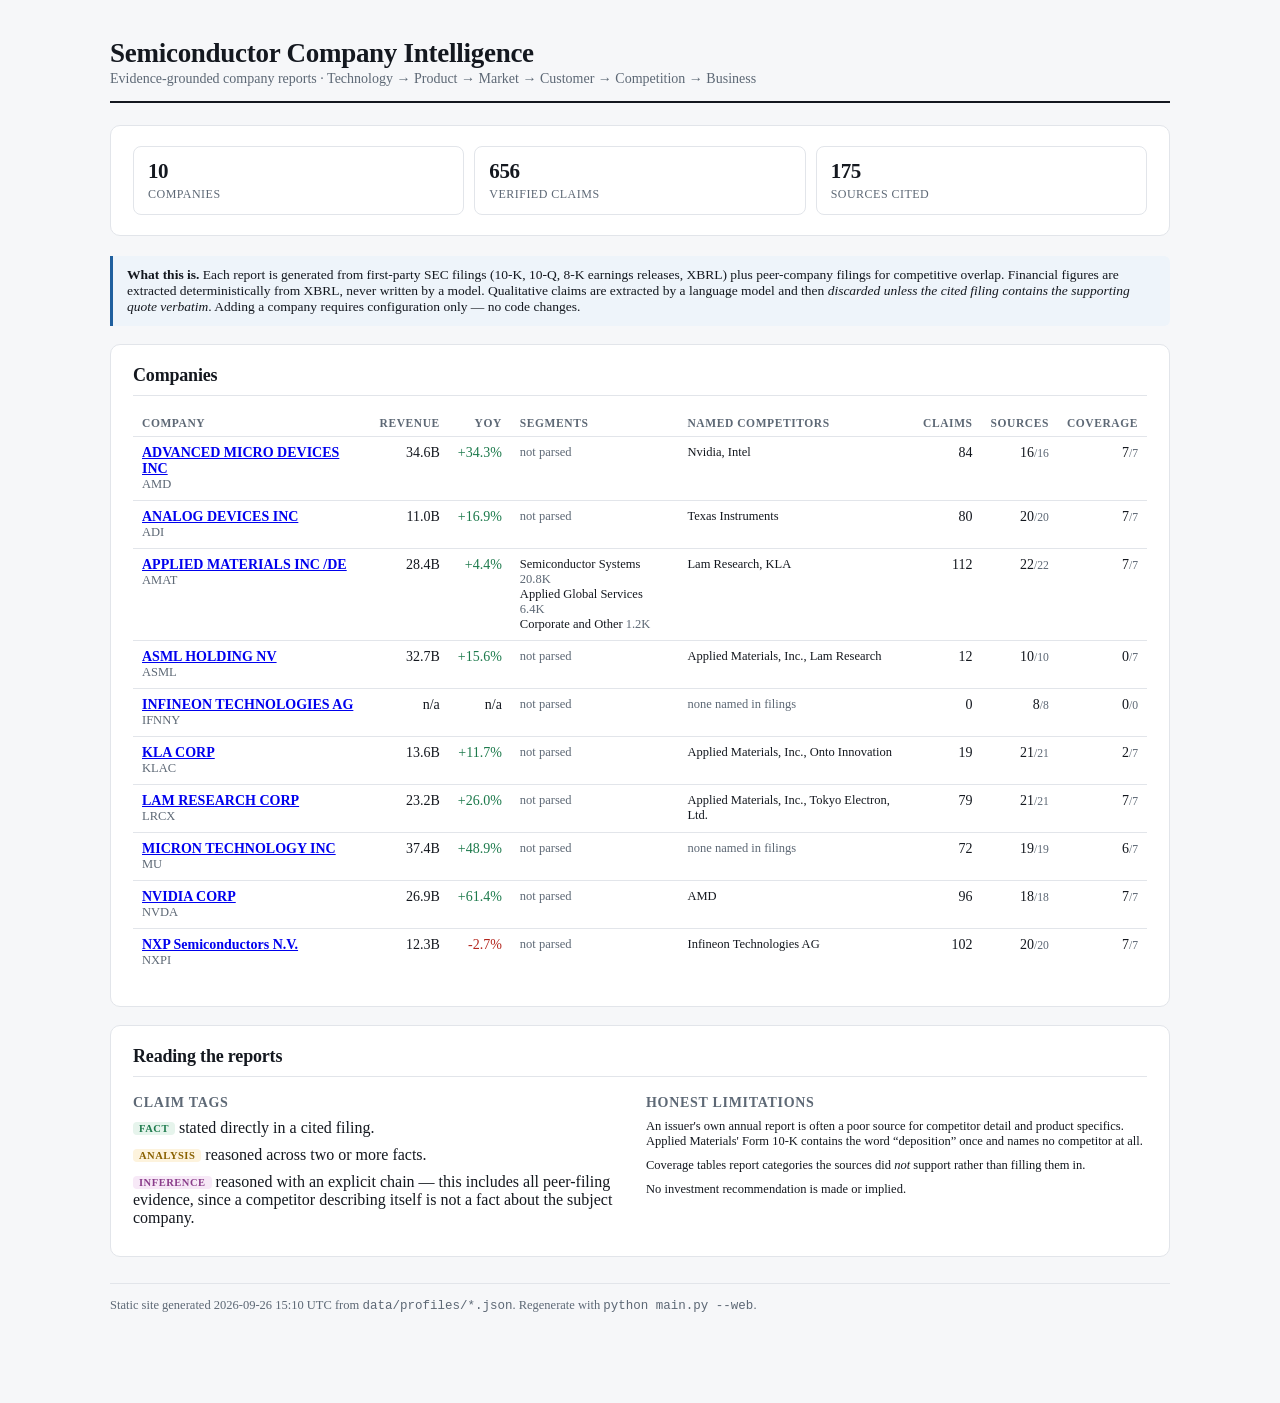
<file: site/index.html>
<!DOCTYPE html>
<html lang="en">
<head>
<meta charset="utf-8">
<meta name="viewport" content="width=device-width, initial-scale=1">
<title>Semiconductor Company Intelligence — Reports</title>
<style>
/* Shared stylesheet for the static report site.
   Inlined into every page so each HTML file is standalone and can be sent as-is.
   System fonts only - no network request, works offline. */

:root {
  --bg: #f6f7f9;
  --panel: #ffffff;
  --ink: #14181f;
  --muted: #5d6875;
  --line: #e2e5ea;
  --accent: #1f5f9e;
  --fact: #1d7a4c;
  --analysis: #8a6100;
  --inference: #8a3d8a;
  --neg: #b3261e;
  --pos: #1d7a4c;
}

* { box-sizing: border-box; }

body {
  margin: 0;
  background: var(--bg);
  color: var(--ink);
  font: 15px/1.6 -apple-system, BlinkMacSystemFont, &#34;Segoe UI&#34;, Roboto,
        &#34;Helvetica Neue&#34;, Arial, sans-serif;
  -webkit-font-smoothing: antialiased;
}

.wrap { max-width: 1100px; margin: 0 auto; padding: 32px 20px 80px; }

/* ---------- masthead ---------- */
.masthead { border-bottom: 2px solid var(--ink); padding-bottom: 14px; margin-bottom: 22px; }
.masthead h1 { margin: 6px 0 2px; font-size: 27px; letter-spacing: -0.01em; }
.masthead .sub { margin: 0; color: var(--muted); font-size: 14px; }
.masthead .ticker {
  font-size: 14px; font-weight: 600; color: var(--accent);
  border: 1px solid var(--accent); border-radius: 4px;
  padding: 1px 7px; vertical-align: 3px;
}
a.back { color: var(--accent); text-decoration: none; font-size: 13px; }
a.back:hover { text-decoration: underline; }

/* ---------- stat bar ---------- */
.bar {
  display: flex; flex-wrap: wrap; gap: 10px; margin: 0 0 20px;
}
.stat {
  flex: 1 1 150px; background: var(--panel); border: 1px solid var(--line);
  border-radius: 8px; padding: 12px 14px;
}
.stat b { display: block; font-size: 21px; letter-spacing: -0.02em; }
.stat b small { font-size: 13px; color: var(--muted); font-weight: 500; }
.stat span { color: var(--muted); font-size: 12px; text-transform: uppercase; letter-spacing: 0.04em; }

/* ---------- sections ---------- */
section {
  background: var(--panel); border: 1px solid var(--line); border-radius: 10px;
  padding: 20px 22px; margin-bottom: 18px;
}
h2 {
  font-size: 18px; margin: 0 0 14px; padding-bottom: 9px;
  border-bottom: 1px solid var(--line); letter-spacing: -0.01em;
}
h2 .n {
  display: inline-block; min-width: 22px; height: 22px; line-height: 22px;
  margin-right: 8px; text-align: center; font-size: 12px;
  background: var(--ink); color: #fff; border-radius: 5px; vertical-align: 2px;
}
h3 { font-size: 14px; margin: 20px 0 8px; text-transform: uppercase;
     letter-spacing: 0.05em; color: var(--muted); }
h3:first-of-type { margin-top: 4px; }
h4 { margin: 0 0 5px; font-size: 15px; }

p { margin: 0 0 9px; }
.muted { color: var(--muted); }
.small { font-size: 12.5px; }
.mono { font-family: ui-monospace, SFMono-Regular, Menlo, Consolas, monospace; }
.num { text-align: right; font-variant-numeric: tabular-nums; }
.pos { color: var(--pos); }
.neg { color: var(--neg); }

/* ---------- tables ---------- */
table { width: 100%; border-collapse: collapse; margin: 6px 0 10px; font-size: 14px; }
th {
  text-align: left; font-size: 11.5px; text-transform: uppercase;
  letter-spacing: 0.05em; color: var(--muted); font-weight: 600;
  border-bottom: 1px solid var(--line); padding: 7px 9px;
}
td { padding: 8px 9px; border-bottom: 1px solid var(--line); vertical-align: top; }
tr:last-child td { border-bottom: none; }
tr.sub td { background: #fafbfc; font-style: italic; }
tbody tr:target { background: #fff6d9; }

/* ---------- cards / lists ---------- */
.grid { display: grid; grid-template-columns: repeat(auto-fit, minmax(260px, 1fr)); gap: 12px; }
.card {
  border: 1px solid var(--line); border-radius: 8px; padding: 13px 15px;
  background: #fcfcfd;
}
.card p:last-child { margin-bottom: 0; }
ul.claims { margin: 0; padding-left: 18px; }
ul.claims li { margin-bottom: 8px; }
.two { display: grid; grid-template-columns: 1fr 1fr; gap: 12px; }
.two ul { margin: 4px 0 0; padding-left: 18px; }

dl.kv { display: grid; grid-template-columns: 190px 1fr; gap: 4px 14px; margin: 0 0 12px; }
dl.kv dt { color: var(--muted); font-size: 13px; }
dl.kv dd { margin: 0; }

/* ---------- inline badges ---------- */
.tag {
  display: inline-block; font-size: 10.5px; font-weight: 700; letter-spacing: 0.05em;
  text-transform: uppercase; padding: 1px 6px; border-radius: 4px;
  vertical-align: 1px; white-space: nowrap;
}
.tag.fact { background: #e6f4ec; color: var(--fact); }
.tag.analysis { background: #fdf3dd; color: var(--analysis); }
.tag.inference { background: #f7e9f7; color: var(--inference); }
.tag.disclosed { background: #e6f4ec; color: var(--fact); }

.chip {
  display: inline-block; font-size: 12px; background: #eef1f5; color: #3c4753;
  border-radius: 20px; padding: 2px 10px; margin: 0 4px 4px 0;
}
.chips { margin: 6px 0; }

a.cid {
  font-family: ui-monospace, SFMono-Regular, Menlo, Consolas, monospace;
  font-size: 11.5px; color: var(--accent); text-decoration: none;
  border-bottom: 1px dotted var(--accent);
}
a.cid:hover { background: #eaf2fa; }
.srcs { margin: 7px 0 0; }
.srcs a.cid { margin-right: 5px; }

/* ---------- callouts ---------- */
.callout {
  background: #eef4fa; border-left: 3px solid var(--accent);
  padding: 11px 14px; border-radius: 0 6px 6px 0; margin: 0 0 18px; font-size: 13.5px;
}
.callout.warn { background: #fdf6e6; border-left-color: #c8901c; }

/* ---------- ledger filter ---------- */
input[type=&#34;search&#34;] {
  width: 100%; padding: 8px 11px; font-size: 14px; margin: 4px 0 10px;
  border: 1px solid var(--line); border-radius: 7px; background: #fff;
  font-family: inherit;
}
input[type=&#34;search&#34;]:focus { outline: 2px solid #b9d4ec; border-color: var(--accent); }

footer { margin-top: 26px; padding-top: 14px; border-top: 1px solid var(--line); }

@media (max-width: 620px) {
  .two { grid-template-columns: 1fr; }
  dl.kv { grid-template-columns: 1fr; }
  dl.kv dt { margin-top: 6px; }
}

/* Stale-data banner: an issuer whose newest SEC filing is years old must be
   impossible to mistake for current intelligence. */
.callout.stale {
  background: #fdecea;
  border-left-color: var(--neg);
  border-left-width: 4px;
}

</style>
</head>
<body>
<div class="wrap">

<header class="masthead">
  <h1>Semiconductor Company Intelligence</h1>
  <p class="sub">Evidence-grounded company reports · Technology → Product → Market → Customer → Competition → Business</p>
</header>

<section class="bar">
  <div class="stat"><b>10</b><span>companies</span></div>
  <div class="stat"><b>656</b><span>verified claims</span></div>
  <div class="stat"><b>175</b><span>sources cited</span></div>
</section>

<div class="callout">
  <strong>What this is.</strong> Each report is generated from first-party SEC filings
  (10-K, 10-Q, 8-K earnings releases, XBRL) plus peer-company filings for competitive
  overlap. Financial figures are extracted deterministically from XBRL, never written
  by a model. Qualitative claims are extracted by a language model and then
  <em>discarded unless the cited filing contains the supporting quote verbatim</em>.
  Adding a company requires configuration only — no code changes.
</div>

<section>
<h2>Companies</h2>
<table>
  <thead>
    <tr>
      <th>Company</th>
      <th class="num">Revenue</th>
      <th class="num">YoY</th>
      <th>Segments</th>
      <th>Named competitors</th>
      <th class="num">Claims</th>
      <th class="num">Sources</th>
      <th class="num">Coverage</th>
    </tr>
  </thead>
  <tbody>
    <tr>
      <td>
        <a href="amd.html"><b>ADVANCED MICRO DEVICES INC</b></a>
<div class="muted small">AMD</div>      </td>
      <td class="num">34.6B</td>
      <td class="num pos">+34.3%</td>
      <td class="small">
<span class="muted">not parsed</span>      </td>
      <td class="small">
Nvidia, Intel      </td>
      <td class="num">84</td>
      <td class="num">16<small class="muted">/16</small></td>
      <td class="num">7<small class="muted">/7</small></td>
    </tr>
    <tr>
      <td>
        <a href="adi.html"><b>ANALOG DEVICES INC</b></a>
<div class="muted small">ADI</div>      </td>
      <td class="num">11.0B</td>
      <td class="num pos">+16.9%</td>
      <td class="small">
<span class="muted">not parsed</span>      </td>
      <td class="small">
Texas Instruments      </td>
      <td class="num">80</td>
      <td class="num">20<small class="muted">/20</small></td>
      <td class="num">7<small class="muted">/7</small></td>
    </tr>
    <tr>
      <td>
        <a href="amat.html"><b>APPLIED MATERIALS INC /DE</b></a>
<div class="muted small">AMAT</div>      </td>
      <td class="num">28.4B</td>
      <td class="num pos">+4.4%</td>
      <td class="small">
Semiconductor Systems <span class="muted">20.8K</span><br>Applied Global Services <span class="muted">6.4K</span><br>Corporate and Other <span class="muted">1.2K</span>      </td>
      <td class="small">
Lam Research, KLA      </td>
      <td class="num">112</td>
      <td class="num">22<small class="muted">/22</small></td>
      <td class="num">7<small class="muted">/7</small></td>
    </tr>
    <tr>
      <td>
        <a href="asml.html"><b>ASML HOLDING NV</b></a>
<div class="muted small">ASML</div>      </td>
      <td class="num">32.7B</td>
      <td class="num pos">+15.6%</td>
      <td class="small">
<span class="muted">not parsed</span>      </td>
      <td class="small">
Applied Materials, Inc., Lam Research      </td>
      <td class="num">12</td>
      <td class="num">10<small class="muted">/10</small></td>
      <td class="num">0<small class="muted">/7</small></td>
    </tr>
    <tr>
      <td>
        <a href="ifnny.html"><b>INFINEON TECHNOLOGIES AG</b></a>
<div class="muted small">IFNNY</div>      </td>
      <td class="num">n/a</td>
      <td class="num ">n/a</td>
      <td class="small">
<span class="muted">not parsed</span>      </td>
      <td class="small">
<span class="muted">none named in filings</span>      </td>
      <td class="num">0</td>
      <td class="num">8<small class="muted">/8</small></td>
      <td class="num">0<small class="muted">/0</small></td>
    </tr>
    <tr>
      <td>
        <a href="klac.html"><b>KLA CORP</b></a>
<div class="muted small">KLAC</div>      </td>
      <td class="num">13.6B</td>
      <td class="num pos">+11.7%</td>
      <td class="small">
<span class="muted">not parsed</span>      </td>
      <td class="small">
Applied Materials, Inc., Onto Innovation      </td>
      <td class="num">19</td>
      <td class="num">21<small class="muted">/21</small></td>
      <td class="num">2<small class="muted">/7</small></td>
    </tr>
    <tr>
      <td>
        <a href="lrcx.html"><b>LAM RESEARCH CORP</b></a>
<div class="muted small">LRCX</div>      </td>
      <td class="num">23.2B</td>
      <td class="num pos">+26.0%</td>
      <td class="small">
<span class="muted">not parsed</span>      </td>
      <td class="small">
Applied Materials, Inc., Tokyo Electron, Ltd.      </td>
      <td class="num">79</td>
      <td class="num">21<small class="muted">/21</small></td>
      <td class="num">7<small class="muted">/7</small></td>
    </tr>
    <tr>
      <td>
        <a href="mu.html"><b>MICRON TECHNOLOGY INC</b></a>
<div class="muted small">MU</div>      </td>
      <td class="num">37.4B</td>
      <td class="num pos">+48.9%</td>
      <td class="small">
<span class="muted">not parsed</span>      </td>
      <td class="small">
<span class="muted">none named in filings</span>      </td>
      <td class="num">72</td>
      <td class="num">19<small class="muted">/19</small></td>
      <td class="num">6<small class="muted">/7</small></td>
    </tr>
    <tr>
      <td>
        <a href="nvda.html"><b>NVIDIA CORP</b></a>
<div class="muted small">NVDA</div>      </td>
      <td class="num">26.9B</td>
      <td class="num pos">+61.4%</td>
      <td class="small">
<span class="muted">not parsed</span>      </td>
      <td class="small">
AMD      </td>
      <td class="num">96</td>
      <td class="num">18<small class="muted">/18</small></td>
      <td class="num">7<small class="muted">/7</small></td>
    </tr>
    <tr>
      <td>
        <a href="nxpi.html"><b>NXP Semiconductors N.V.</b></a>
<div class="muted small">NXPI</div>      </td>
      <td class="num">12.3B</td>
      <td class="num neg">-2.7%</td>
      <td class="small">
<span class="muted">not parsed</span>      </td>
      <td class="small">
Infineon Technologies AG      </td>
      <td class="num">102</td>
      <td class="num">20<small class="muted">/20</small></td>
      <td class="num">7<small class="muted">/7</small></td>
    </tr>
  </tbody>
</table>
</section>

<section>
<h2>Reading the reports</h2>
<div class="two">
  <div>
    <h3>Claim tags</h3>
    <p><span class="tag fact">FACT</span> stated directly in a cited filing.</p>
    <p><span class="tag analysis">ANALYSIS</span> reasoned across two or more facts.</p>
    <p><span class="tag inference">INFERENCE</span> reasoned with an explicit chain —
      this includes all peer-filing evidence, since a competitor describing itself is
      not a fact about the subject company.</p>
  </div>
  <div>
    <h3>Honest limitations</h3>
    <p class="small">An issuer's own annual report is often a poor source for
      competitor detail and product specifics. Applied Materials' Form 10-K contains
      the word “deposition” once and names no competitor at all.</p>
    <p class="small">Coverage tables report categories the sources did
      <em>not</em> support rather than filling them in.</p>
    <p class="small">No investment recommendation is made or implied.</p>
  </div>
</div>
</section>

<footer>
  <p class="muted small">
    Static site generated 2026-09-26 15:10 UTC from
    <code>data/profiles/*.json</code>. Regenerate with
    <code>python main.py --web</code>.
  </p>
</footer>

</div>
</body>
</html>
</file>
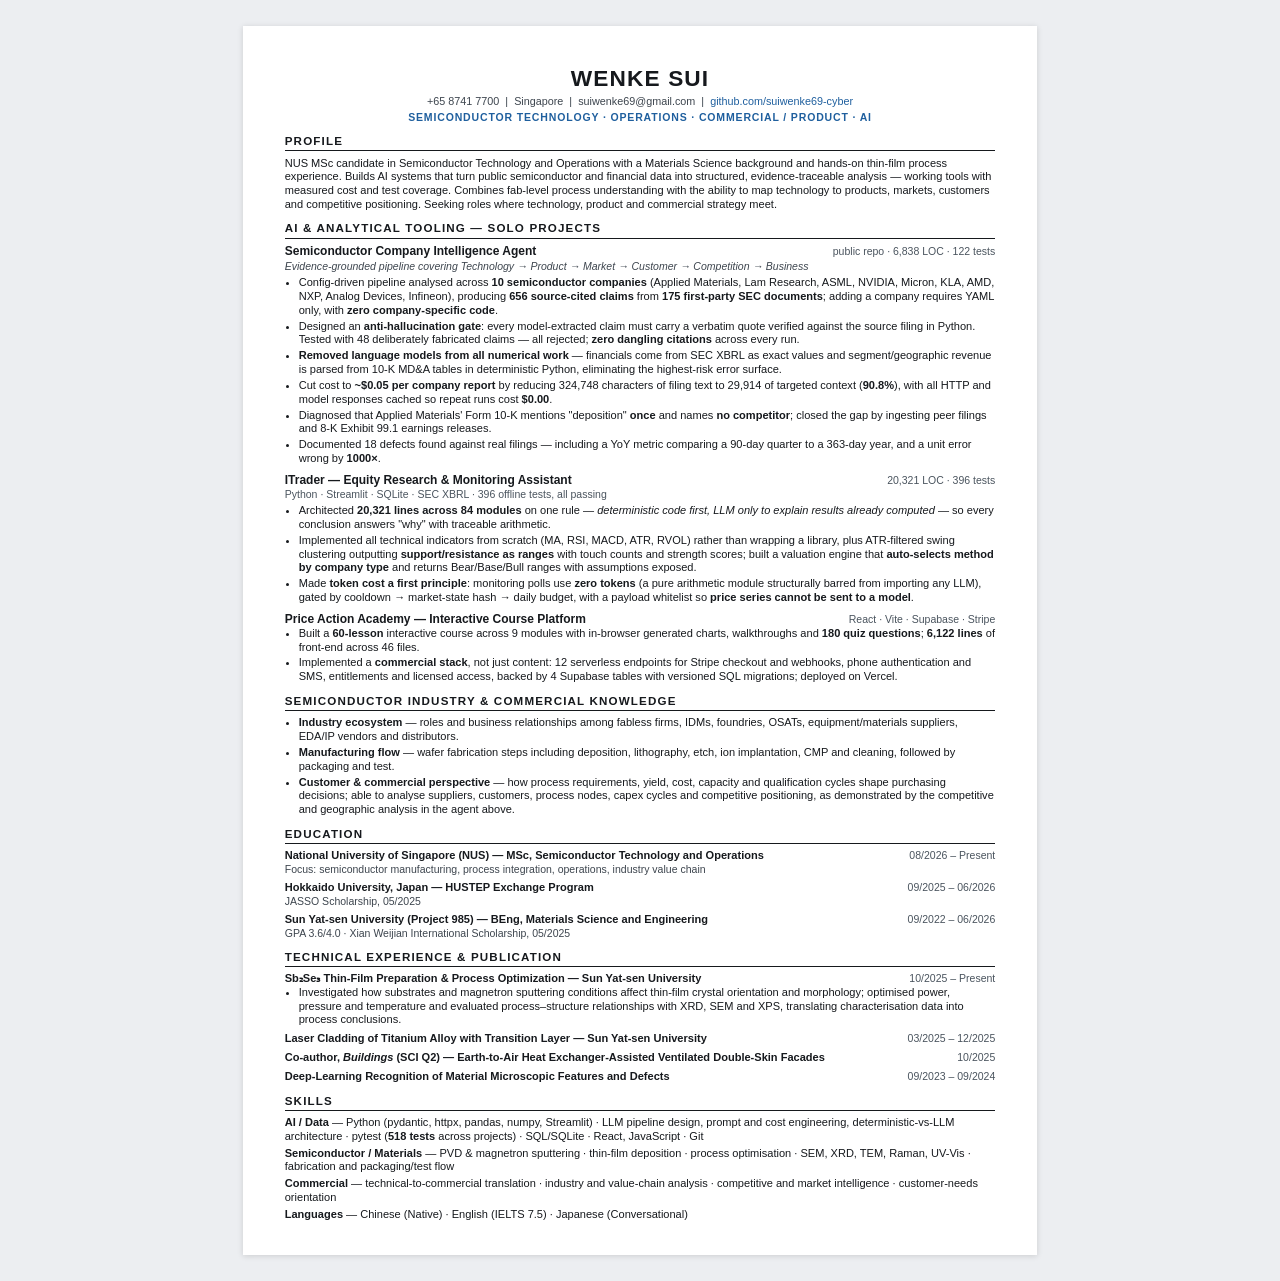
<file: CV_WENKE_SUI_rebuilt.html>
<!DOCTYPE html>
<html lang="en">
<head>
<meta charset="utf-8">
<title>Wenke Sui — CV</title>
<style>
/* A4, print-first, sized to fit one page. Two colours only so photocopies stay legible. */
@page { size: A4; margin: 10mm 11mm; }

* { box-sizing: border-box; }

body {
  margin: 0;
  font: 8.3pt/1.24 -apple-system, BlinkMacSystemFont, "Segoe UI", Calibri, Arial, sans-serif;
  color: #16191d;
  -webkit-font-smoothing: antialiased;
}

.sheet { width: 188mm; margin: 0 auto; }

h1 { margin: 0 0 0.6mm; font-size: 17pt; letter-spacing: 0.05em; font-weight: 700; text-align: center; }
.contact { text-align: center; font-size: 8.1pt; color: #3d454e; margin-bottom: 0.9mm; }
.contact a { color: #1f5f9e; text-decoration: none; }
.tagline { text-align: center; font-size: 7.9pt; font-weight: 700; letter-spacing: 0.08em; color: #1f5f9e; margin-bottom: 2.6mm; }

h2 {
  font-size: 8.7pt; letter-spacing: 0.1em; text-transform: uppercase; font-weight: 700;
  border-bottom: 1pt solid #16191d; padding-bottom: 0.5mm; margin: 2.6mm 0 1.4mm;
}
h2:first-of-type { margin-top: 0; }

p { margin: 0 0 1.1mm; }
ul { margin: 0 0 1.1mm; padding-left: 3.7mm; }
li { margin-bottom: 0.6mm; }
strong { font-weight: 650; }

.job { margin-bottom: 1.9mm; }
.job:last-child { margin-bottom: 0.4mm; }
.job-head { display: flex; justify-content: space-between; align-items: baseline; gap: 4mm; }
.job-title { font-weight: 700; font-size: 9pt; }
.job-meta { font-size: 7.9pt; color: #4a545e; white-space: nowrap; }
.job-sub { font-size: 7.9pt; color: #3d454e; font-style: italic; margin: 0.3mm 0 0.9mm; }
.stack { font-size: 7.9pt; color: #4a545e; margin: 0 0 0.9mm; }

.row { display: flex; justify-content: space-between; align-items: baseline; gap: 4mm; margin-top: 1.4mm; }
.row:first-of-type { margin-top: 0; }
.row-title { font-weight: 650; }
.row-meta { font-size: 7.9pt; color: #4a545e; white-space: nowrap; }
.row-sub { font-size: 7.9pt; color: #3d454e; }
.skills p { margin-bottom: 0.8mm; }

@media screen {
  body { background: #eceef1; }
  .sheet { background: #fff; margin: 7mm auto; padding: 10mm 11mm 8mm; width: 210mm; box-shadow: 0 1px 6px rgba(0,0,0,.14); }
}
</style>
</head>
<body>
<div class="sheet">

  <h1>WENKE SUI</h1>
  <div class="contact">
    +65 8741 7700 &nbsp;|&nbsp; Singapore &nbsp;|&nbsp; suiwenke69@gmail.com &nbsp;|&nbsp;
    <a href="https://github.com/suiwenke69-cyber">github.com/suiwenke69-cyber</a>
  </div>
  <div class="tagline">SEMICONDUCTOR TECHNOLOGY · OPERATIONS · COMMERCIAL / PRODUCT · AI</div>

  <h2>Profile</h2>
  <p>
    NUS MSc candidate in Semiconductor Technology and Operations with a Materials Science
    background and hands-on thin-film process experience. Builds AI systems that turn public
    semiconductor and financial data into structured, evidence-traceable analysis — working
    tools with measured cost and test coverage. Combines fab-level process understanding with
    the ability to map technology to products, markets, customers and competitive positioning.
    Seeking roles where technology, product and commercial strategy meet.
  </p>

  <h2>AI &amp; Analytical Tooling — Solo Projects</h2>

  <div class="job">
    <div class="job-head">
      <span class="job-title">Semiconductor Company Intelligence Agent</span>
      <span class="job-meta">public repo · 6,838 LOC · 122 tests</span>
    </div>
    <div class="job-sub">Evidence-grounded pipeline covering Technology → Product → Market → Customer → Competition → Business</div>
    <ul>
      <li>Config-driven pipeline analysed across <strong>10 semiconductor companies</strong> (Applied Materials, Lam Research, ASML, NVIDIA, Micron, KLA, AMD, NXP, Analog Devices, Infineon), producing <strong>656 source-cited claims</strong> from <strong>175 first-party SEC documents</strong>; adding a company requires YAML only, with <strong>zero company-specific code</strong>.</li>
      <li>Designed an <strong>anti-hallucination gate</strong>: every model-extracted claim must carry a verbatim quote verified against the source filing in Python. Tested with 48 deliberately fabricated claims — all rejected; <strong>zero dangling citations</strong> across every run.</li>
      <li><strong>Removed language models from all numerical work</strong> — financials come from SEC XBRL as exact values and segment/geographic revenue is parsed from 10-K MD&amp;A tables in deterministic Python, eliminating the highest-risk error surface.</li>
      <li>Cut cost to <strong>~$0.05 per company report</strong> by reducing 324,748 characters of filing text to 29,914 of targeted context (<strong>90.8%</strong>), with all HTTP and model responses cached so repeat runs cost <strong>$0.00</strong>.</li>
      <li>Diagnosed that Applied Materials' Form 10-K mentions "deposition" <strong>once</strong> and names <strong>no competitor</strong>; closed the gap by ingesting peer filings and 8-K Exhibit 99.1 earnings releases.</li>
      <li>Documented 18 defects found against real filings — including a YoY metric comparing a 90-day quarter to a 363-day year, and a unit error wrong by <strong>1000×</strong>.</li>
    </ul>
  </div>

  <div class="job">
    <div class="job-head">
      <span class="job-title">ITrader — Equity Research &amp; Monitoring Assistant</span>
      <span class="job-meta">20,321 LOC · 396 tests</span>
    </div>
    <div class="stack">Python · Streamlit · SQLite · SEC XBRL · 396 offline tests, all passing</div>
    <ul>
      <li>Architected <strong>20,321 lines across 84 modules</strong> on one rule — <em>deterministic code first, LLM only to explain results already computed</em> — so every conclusion answers "why" with traceable arithmetic.</li>
      <li>Implemented all technical indicators from scratch (MA, RSI, MACD, ATR, RVOL) rather than wrapping a library, plus ATR-filtered swing clustering outputting <strong>support/resistance as ranges</strong> with touch counts and strength scores; built a valuation engine that <strong>auto-selects method by company type</strong> and returns Bear/Base/Bull ranges with assumptions exposed.</li>
      <li>Made <strong>token cost a first principle</strong>: monitoring polls use <strong>zero tokens</strong> (a pure arithmetic module structurally barred from importing any LLM), gated by cooldown → market-state hash → daily budget, with a payload whitelist so <strong>price series cannot be sent to a model</strong>.</li>
    </ul>
  </div>

  <div class="job">
    <div class="job-head">
      <span class="job-title">Price Action Academy — Interactive Course Platform</span>
      <span class="job-meta">React · Vite · Supabase · Stripe</span>
    </div>
    <ul>
      <li>Built a <strong>60-lesson</strong> interactive course across 9 modules with in-browser generated charts, walkthroughs and <strong>180 quiz questions</strong>; <strong>6,122 lines</strong> of front-end across 46 files.</li>
      <li>Implemented a <strong>commercial stack</strong>, not just content: 12 serverless endpoints for Stripe checkout and webhooks, phone authentication and SMS, entitlements and licensed access, backed by 4 Supabase tables with versioned SQL migrations; deployed on Vercel.</li>
    </ul>
  </div>

  <h2>Semiconductor Industry &amp; Commercial Knowledge</h2>
  <ul>
    <li><strong>Industry ecosystem</strong> — roles and business relationships among fabless firms, IDMs, foundries, OSATs, equipment/materials suppliers, EDA/IP vendors and distributors.</li>
    <li><strong>Manufacturing flow</strong> — wafer fabrication steps including deposition, lithography, etch, ion implantation, CMP and cleaning, followed by packaging and test.</li>
    <li><strong>Customer &amp; commercial perspective</strong> — how process requirements, yield, cost, capacity and qualification cycles shape purchasing decisions; able to analyse suppliers, customers, process nodes, capex cycles and competitive positioning, as demonstrated by the competitive and geographic analysis in the agent above.</li>
  </ul>

  <h2>Education</h2>
  <div class="row">
    <span class="row-title">National University of Singapore (NUS) — MSc, Semiconductor Technology and Operations</span>
    <span class="row-meta">08/2026 – Present</span>
  </div>
  <div class="row-sub">Focus: semiconductor manufacturing, process integration, operations, industry value chain</div>

  <div class="row">
    <span class="row-title">Hokkaido University, Japan — HUSTEP Exchange Program</span>
    <span class="row-meta">09/2025 – 06/2026</span>
  </div>
  <div class="row-sub">JASSO Scholarship, 05/2025</div>

  <div class="row">
    <span class="row-title">Sun Yat-sen University (Project 985) — BEng, Materials Science and Engineering</span>
    <span class="row-meta">09/2022 – 06/2026</span>
  </div>
  <div class="row-sub">GPA 3.6/4.0 · Xian Weijian International Scholarship, 05/2025</div>

  <h2>Technical Experience &amp; Publication</h2>
  <div class="row">
    <span class="row-title">Sb₂Se₃ Thin-Film Preparation &amp; Process Optimization — Sun Yat-sen University</span>
    <span class="row-meta">10/2025 – Present</span>
  </div>
  <ul>
    <li>Investigated how substrates and magnetron sputtering conditions affect thin-film crystal orientation and morphology; optimised power, pressure and temperature and evaluated process–structure relationships with XRD, SEM and XPS, translating characterisation data into process conclusions.</li>
  </ul>
  <div class="row">
    <span class="row-title">Laser Cladding of Titanium Alloy with Transition Layer — Sun Yat-sen University</span>
    <span class="row-meta">03/2025 – 12/2025</span>
  </div>
  <div class="row">
    <span class="row-title">Co-author, <em>Buildings</em> (SCI Q2) — Earth-to-Air Heat Exchanger-Assisted Ventilated Double-Skin Facades</span>
    <span class="row-meta">10/2025</span>
  </div>
  <div class="row">
    <span class="row-title">Deep-Learning Recognition of Material Microscopic Features and Defects</span>
    <span class="row-meta">09/2023 – 09/2024</span>
  </div>

  <h2>Skills</h2>
  <div class="skills">
    <p><strong>AI / Data</strong> — Python (pydantic, httpx, pandas, numpy, Streamlit) · LLM pipeline design, prompt and cost engineering, deterministic-vs-LLM architecture · pytest (<strong>518 tests</strong> across projects) · SQL/SQLite · React, JavaScript · Git</p>
    <p><strong>Semiconductor / Materials</strong> — PVD &amp; magnetron sputtering · thin-film deposition · process optimisation · SEM, XRD, TEM, Raman, UV-Vis · fabrication and packaging/test flow</p>
    <p><strong>Commercial</strong> — technical-to-commercial translation · industry and value-chain analysis · competitive and market intelligence · customer-needs orientation</p>
    <p><strong>Languages</strong> — Chinese (Native) · English (IELTS 7.5) · Japanese (Conversational)</p>
  </div>

</div>
</body>
</html>
</file>
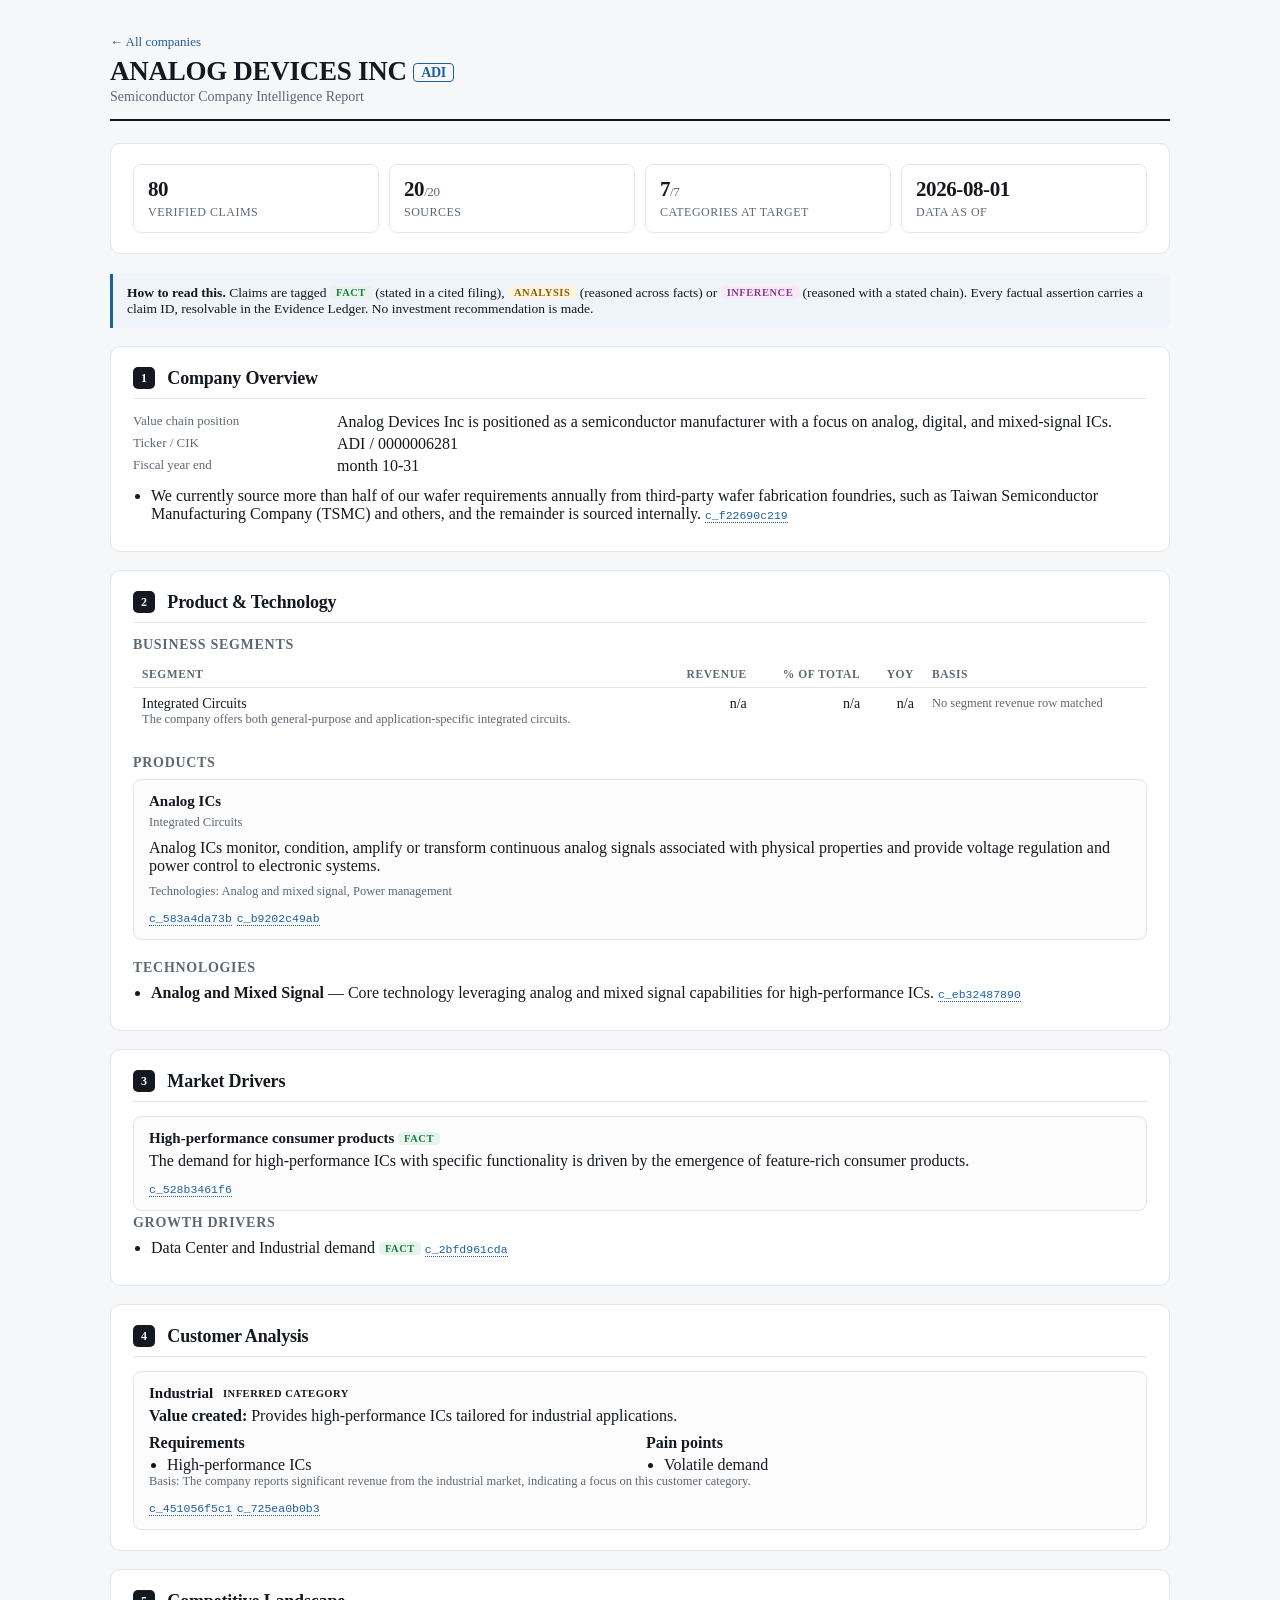
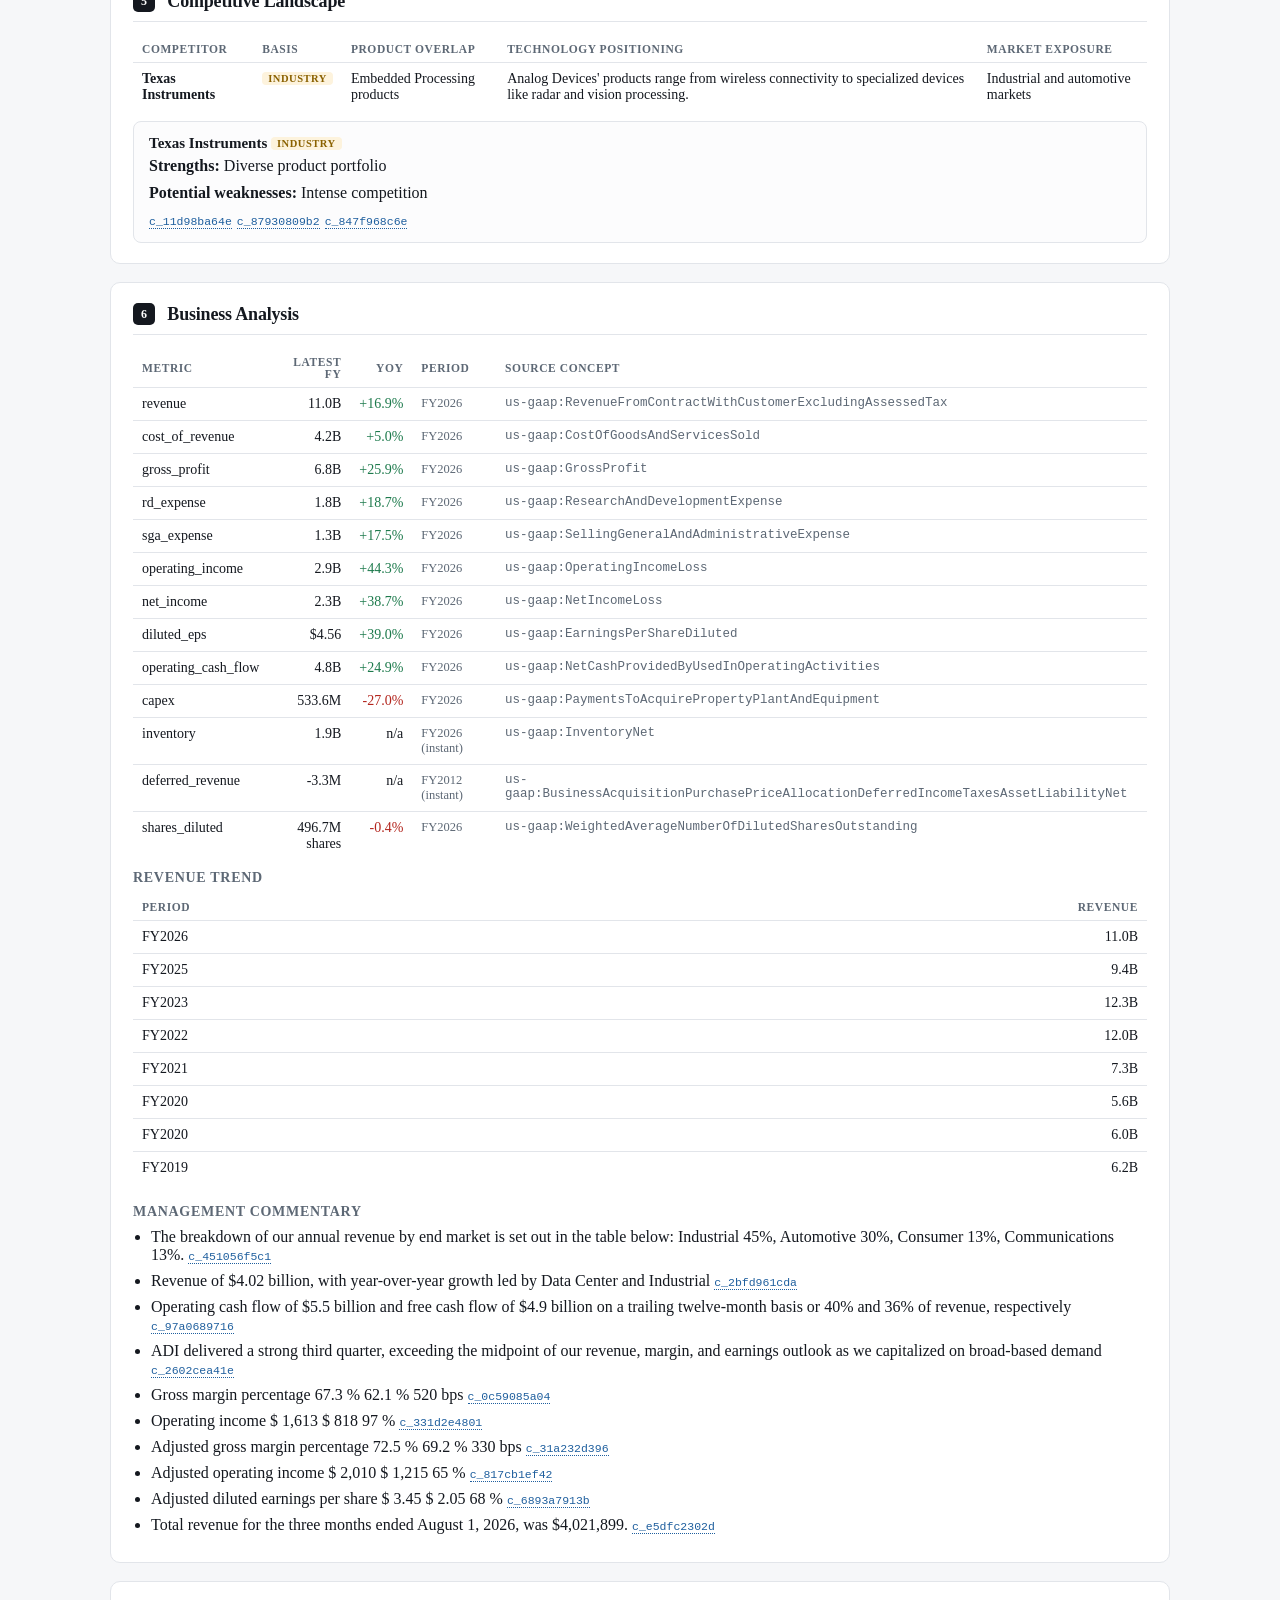
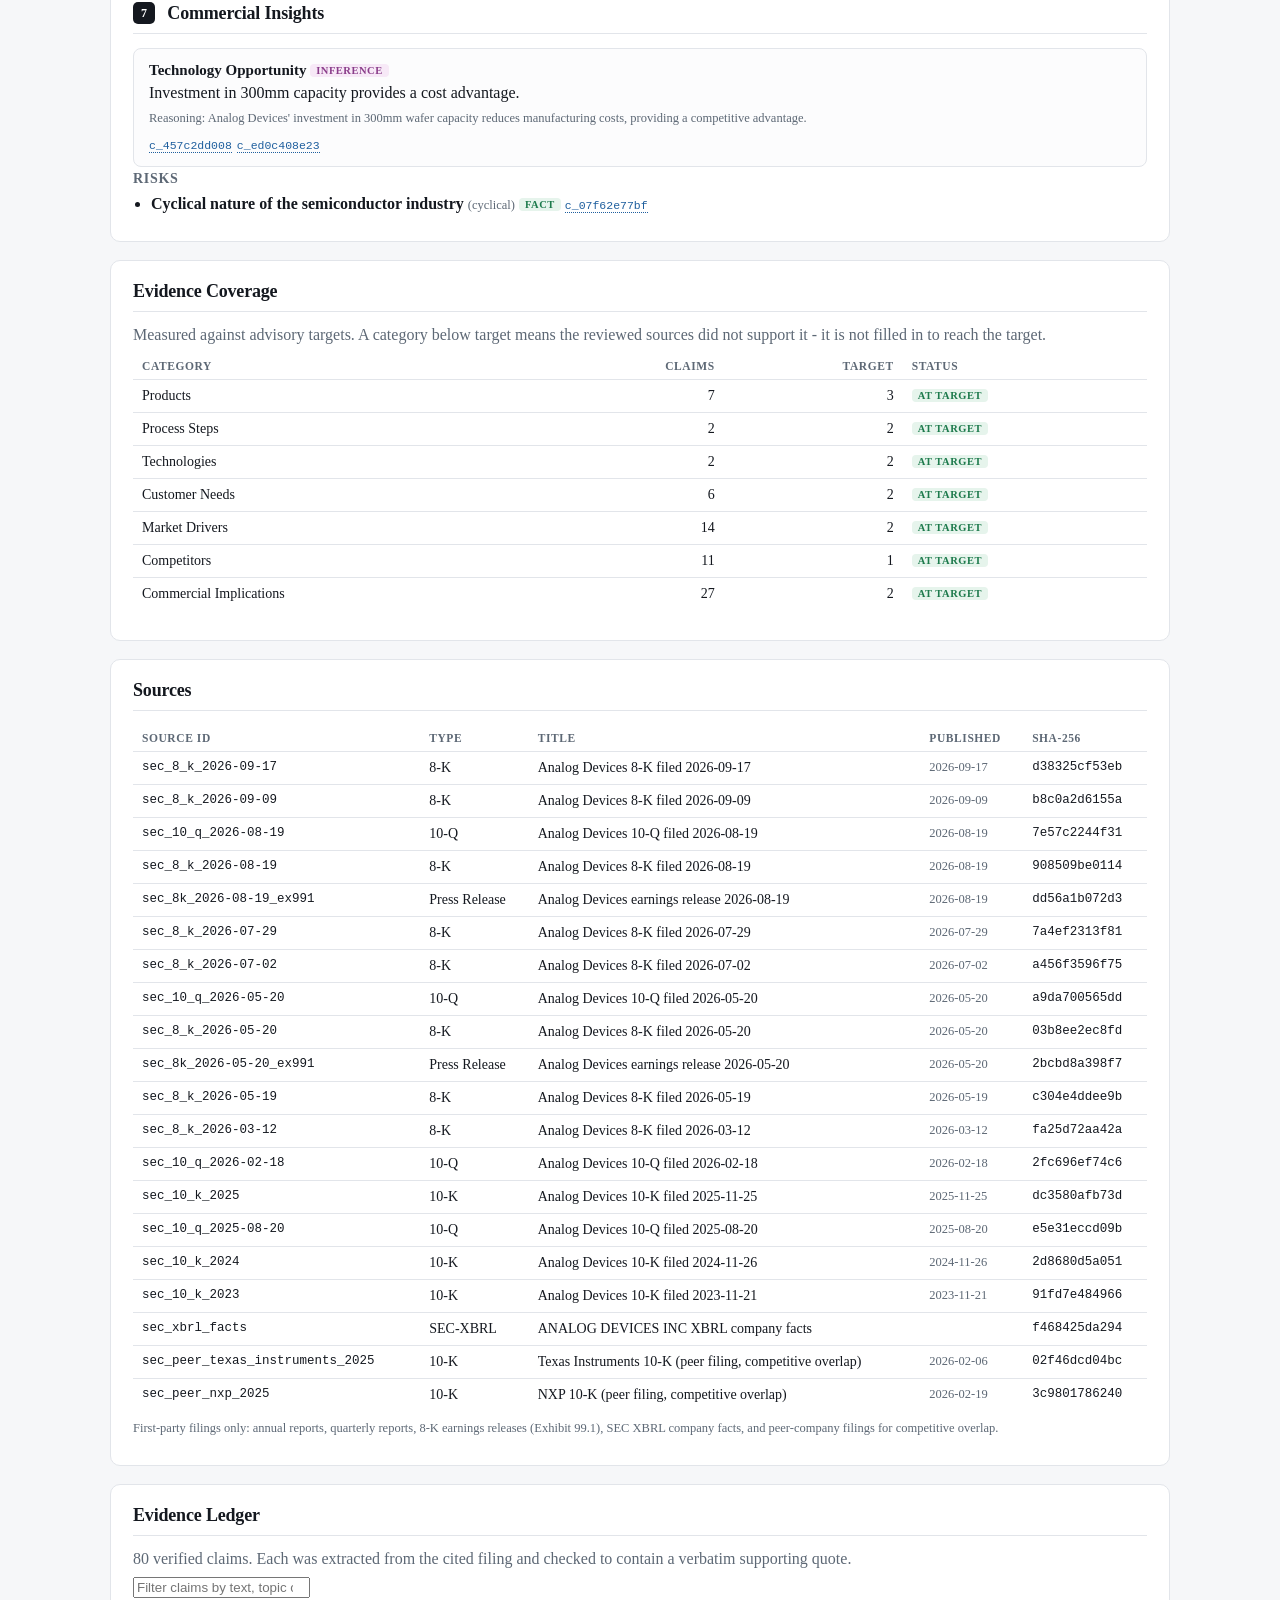
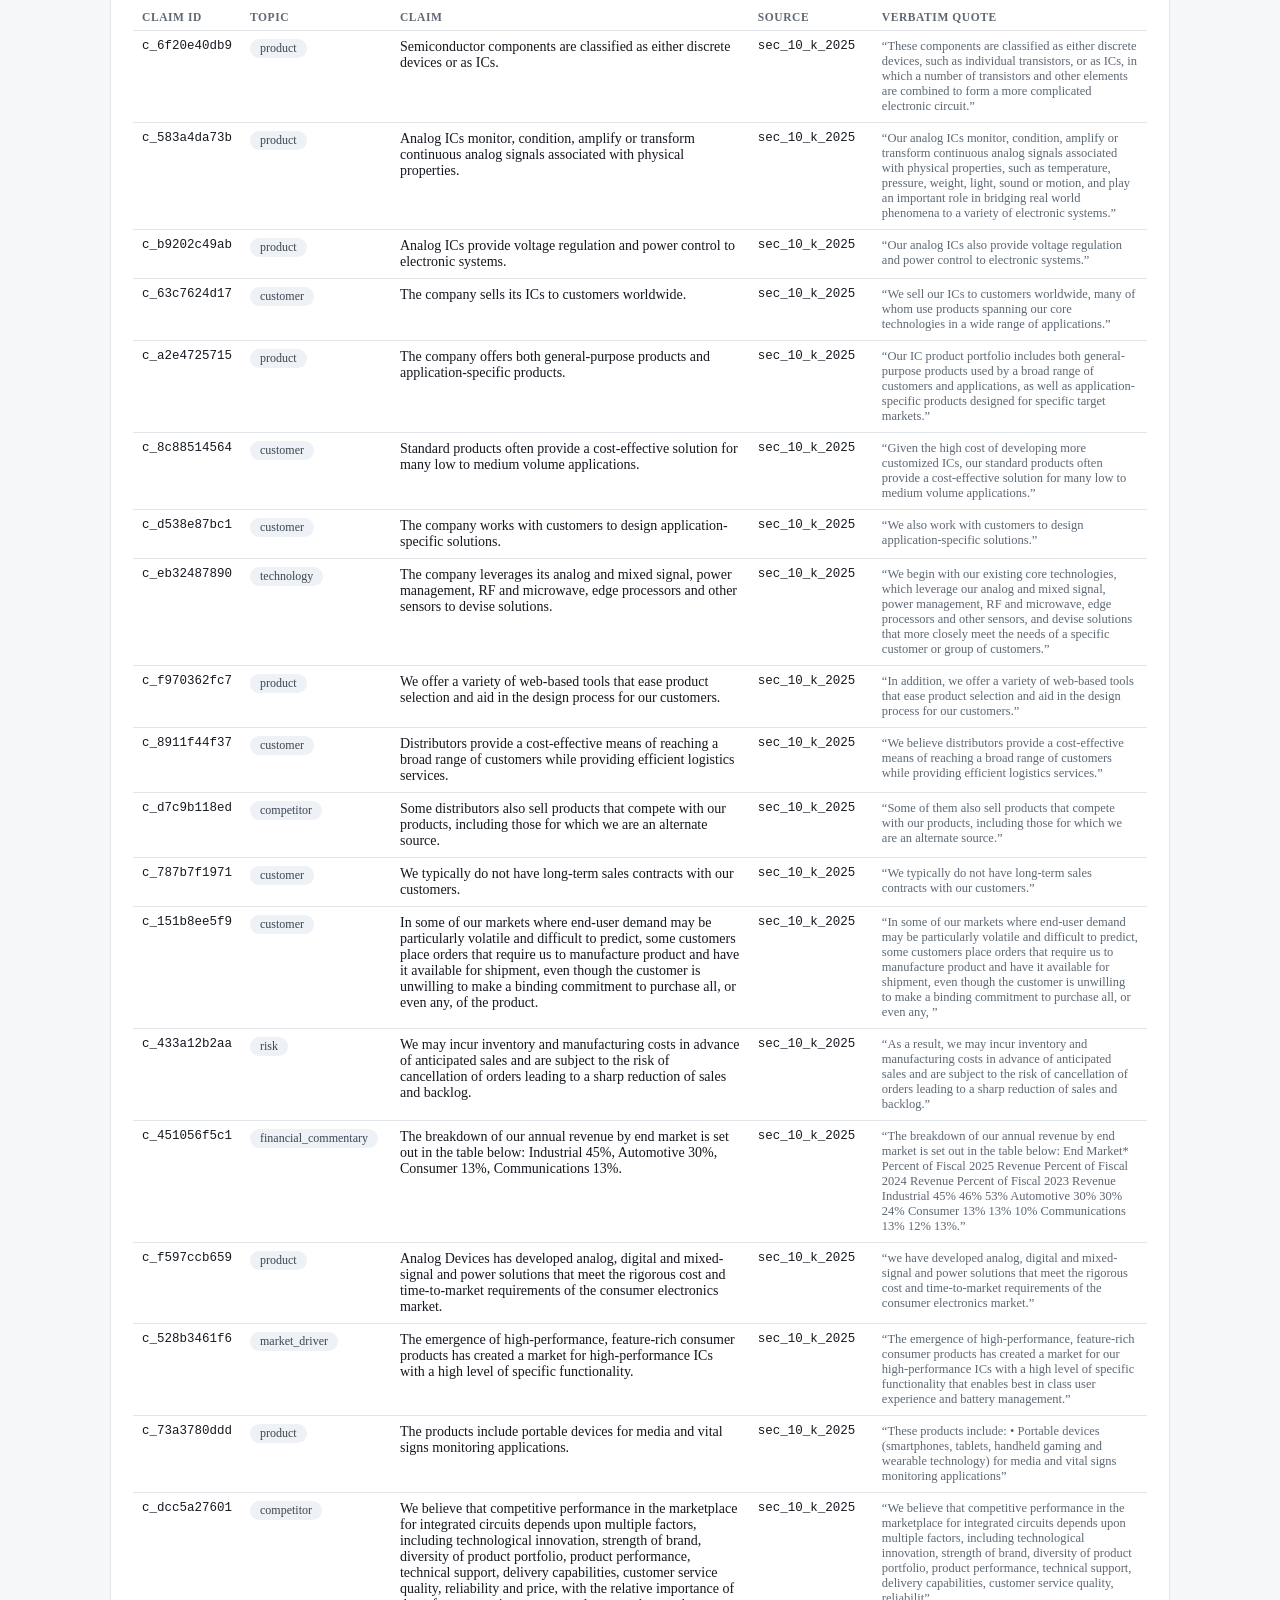
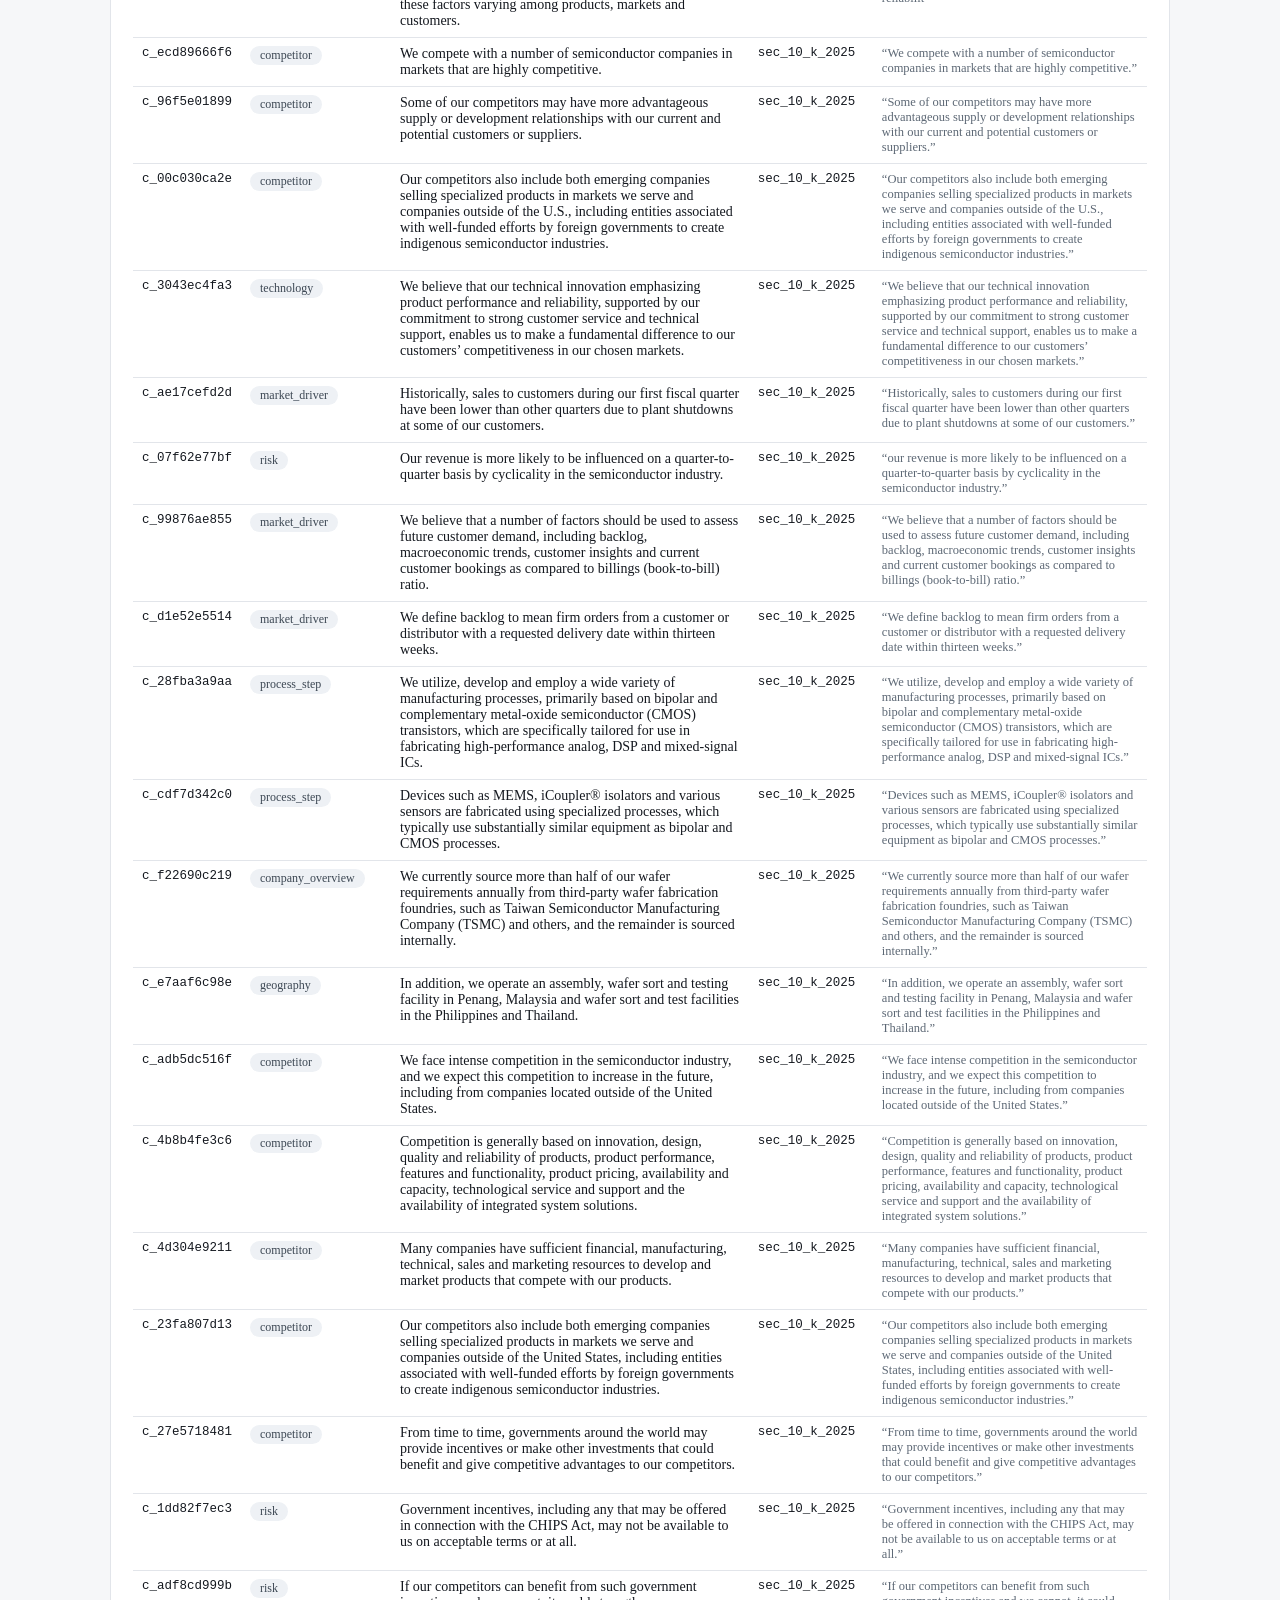
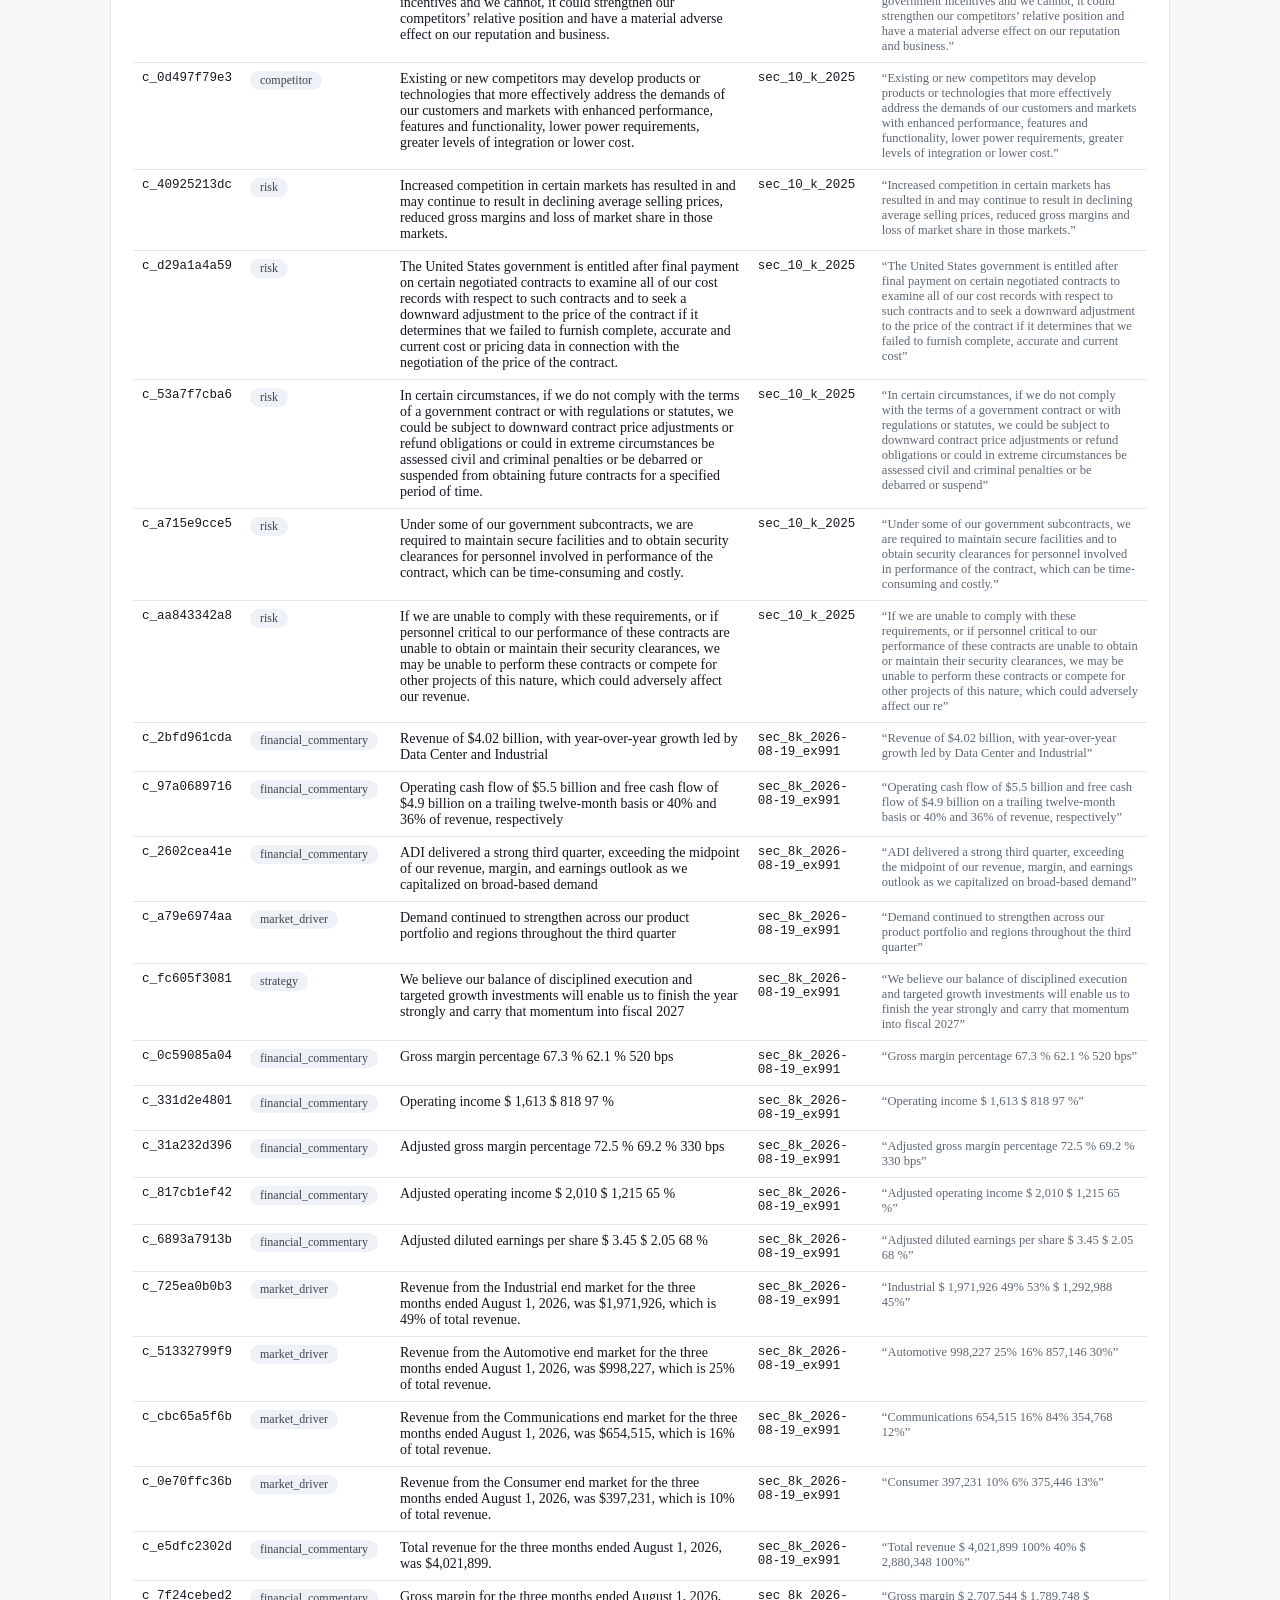
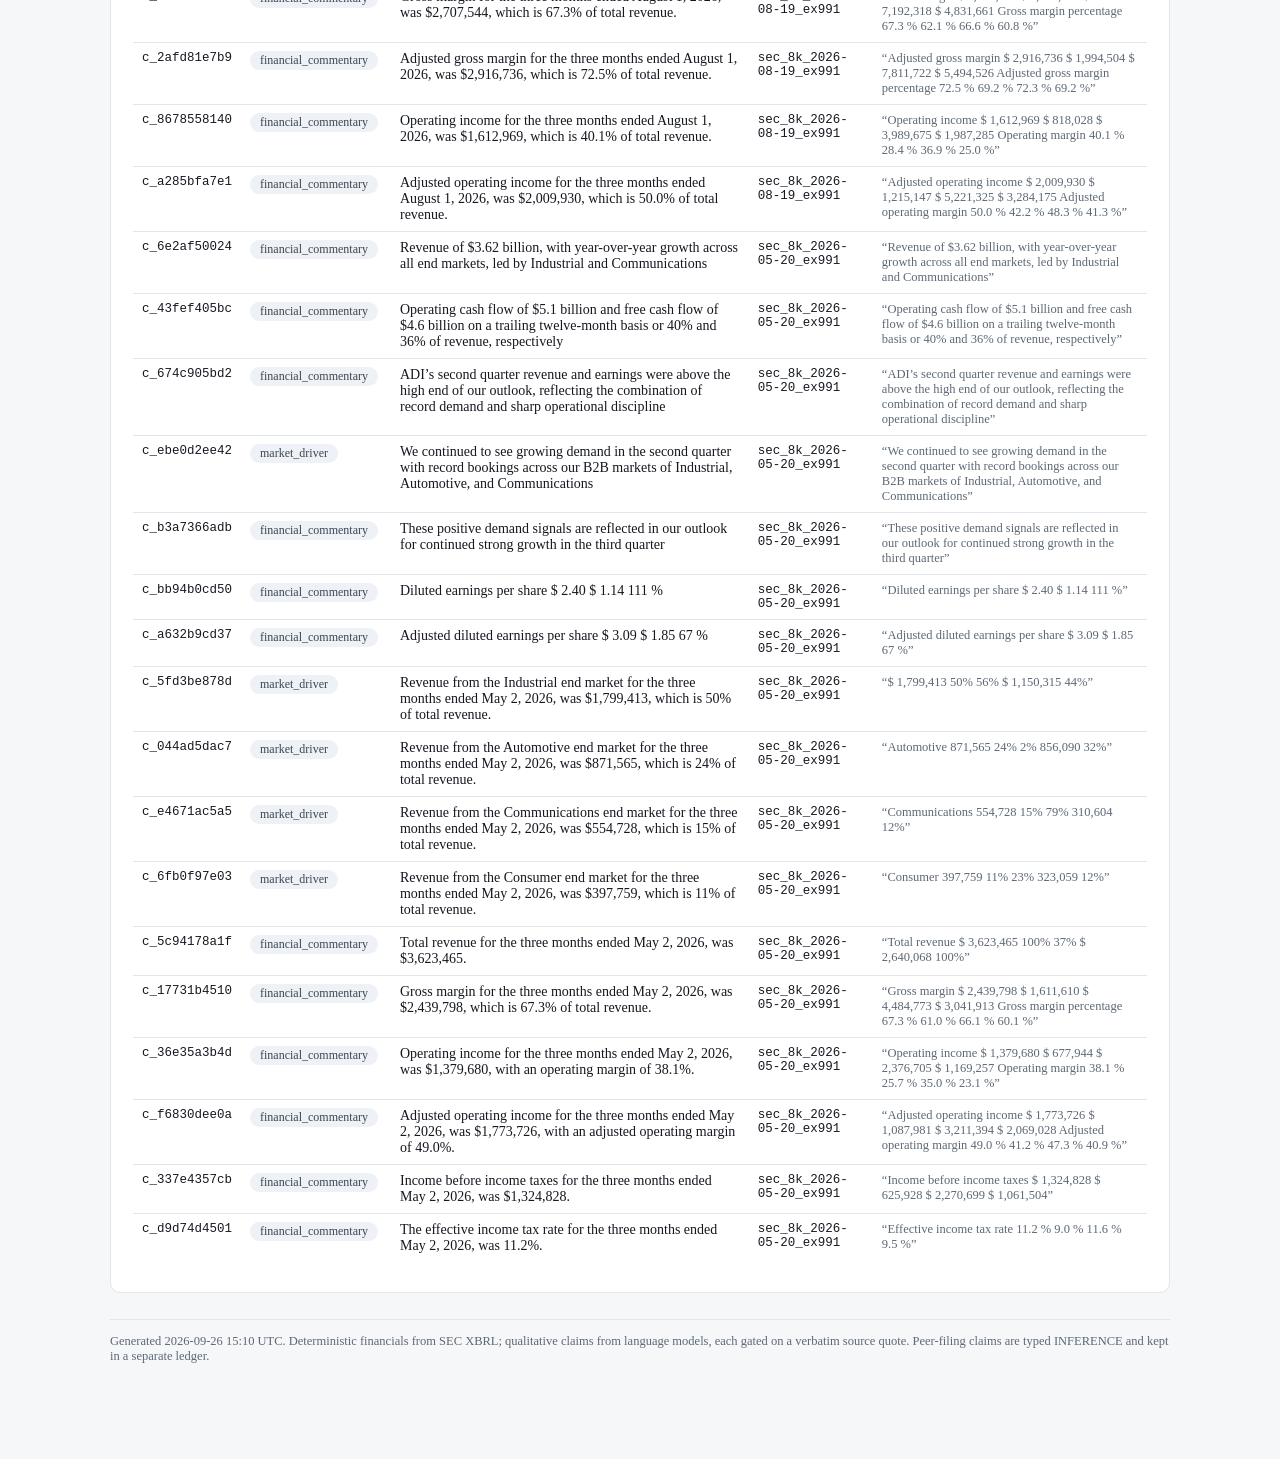
<file: site/adi.html>
<!DOCTYPE html>
<html lang="en">
<head>
<meta charset="utf-8">
<meta name="viewport" content="width=device-width, initial-scale=1">
<title>ANALOG DEVICES INC (ADI) — Semiconductor Intelligence Report</title>
<style>
/* Shared stylesheet for the static report site.
   Inlined into every page so each HTML file is standalone and can be sent as-is.
   System fonts only - no network request, works offline. */

:root {
  --bg: #f6f7f9;
  --panel: #ffffff;
  --ink: #14181f;
  --muted: #5d6875;
  --line: #e2e5ea;
  --accent: #1f5f9e;
  --fact: #1d7a4c;
  --analysis: #8a6100;
  --inference: #8a3d8a;
  --neg: #b3261e;
  --pos: #1d7a4c;
}

* { box-sizing: border-box; }

body {
  margin: 0;
  background: var(--bg);
  color: var(--ink);
  font: 15px/1.6 -apple-system, BlinkMacSystemFont, &#34;Segoe UI&#34;, Roboto,
        &#34;Helvetica Neue&#34;, Arial, sans-serif;
  -webkit-font-smoothing: antialiased;
}

.wrap { max-width: 1100px; margin: 0 auto; padding: 32px 20px 80px; }

/* ---------- masthead ---------- */
.masthead { border-bottom: 2px solid var(--ink); padding-bottom: 14px; margin-bottom: 22px; }
.masthead h1 { margin: 6px 0 2px; font-size: 27px; letter-spacing: -0.01em; }
.masthead .sub { margin: 0; color: var(--muted); font-size: 14px; }
.masthead .ticker {
  font-size: 14px; font-weight: 600; color: var(--accent);
  border: 1px solid var(--accent); border-radius: 4px;
  padding: 1px 7px; vertical-align: 3px;
}
a.back { color: var(--accent); text-decoration: none; font-size: 13px; }
a.back:hover { text-decoration: underline; }

/* ---------- stat bar ---------- */
.bar {
  display: flex; flex-wrap: wrap; gap: 10px; margin: 0 0 20px;
}
.stat {
  flex: 1 1 150px; background: var(--panel); border: 1px solid var(--line);
  border-radius: 8px; padding: 12px 14px;
}
.stat b { display: block; font-size: 21px; letter-spacing: -0.02em; }
.stat b small { font-size: 13px; color: var(--muted); font-weight: 500; }
.stat span { color: var(--muted); font-size: 12px; text-transform: uppercase; letter-spacing: 0.04em; }

/* ---------- sections ---------- */
section {
  background: var(--panel); border: 1px solid var(--line); border-radius: 10px;
  padding: 20px 22px; margin-bottom: 18px;
}
h2 {
  font-size: 18px; margin: 0 0 14px; padding-bottom: 9px;
  border-bottom: 1px solid var(--line); letter-spacing: -0.01em;
}
h2 .n {
  display: inline-block; min-width: 22px; height: 22px; line-height: 22px;
  margin-right: 8px; text-align: center; font-size: 12px;
  background: var(--ink); color: #fff; border-radius: 5px; vertical-align: 2px;
}
h3 { font-size: 14px; margin: 20px 0 8px; text-transform: uppercase;
     letter-spacing: 0.05em; color: var(--muted); }
h3:first-of-type { margin-top: 4px; }
h4 { margin: 0 0 5px; font-size: 15px; }

p { margin: 0 0 9px; }
.muted { color: var(--muted); }
.small { font-size: 12.5px; }
.mono { font-family: ui-monospace, SFMono-Regular, Menlo, Consolas, monospace; }
.num { text-align: right; font-variant-numeric: tabular-nums; }
.pos { color: var(--pos); }
.neg { color: var(--neg); }

/* ---------- tables ---------- */
table { width: 100%; border-collapse: collapse; margin: 6px 0 10px; font-size: 14px; }
th {
  text-align: left; font-size: 11.5px; text-transform: uppercase;
  letter-spacing: 0.05em; color: var(--muted); font-weight: 600;
  border-bottom: 1px solid var(--line); padding: 7px 9px;
}
td { padding: 8px 9px; border-bottom: 1px solid var(--line); vertical-align: top; }
tr:last-child td { border-bottom: none; }
tr.sub td { background: #fafbfc; font-style: italic; }
tbody tr:target { background: #fff6d9; }

/* ---------- cards / lists ---------- */
.grid { display: grid; grid-template-columns: repeat(auto-fit, minmax(260px, 1fr)); gap: 12px; }
.card {
  border: 1px solid var(--line); border-radius: 8px; padding: 13px 15px;
  background: #fcfcfd;
}
.card p:last-child { margin-bottom: 0; }
ul.claims { margin: 0; padding-left: 18px; }
ul.claims li { margin-bottom: 8px; }
.two { display: grid; grid-template-columns: 1fr 1fr; gap: 12px; }
.two ul { margin: 4px 0 0; padding-left: 18px; }

dl.kv { display: grid; grid-template-columns: 190px 1fr; gap: 4px 14px; margin: 0 0 12px; }
dl.kv dt { color: var(--muted); font-size: 13px; }
dl.kv dd { margin: 0; }

/* ---------- inline badges ---------- */
.tag {
  display: inline-block; font-size: 10.5px; font-weight: 700; letter-spacing: 0.05em;
  text-transform: uppercase; padding: 1px 6px; border-radius: 4px;
  vertical-align: 1px; white-space: nowrap;
}
.tag.fact { background: #e6f4ec; color: var(--fact); }
.tag.analysis { background: #fdf3dd; color: var(--analysis); }
.tag.inference { background: #f7e9f7; color: var(--inference); }
.tag.disclosed { background: #e6f4ec; color: var(--fact); }

.chip {
  display: inline-block; font-size: 12px; background: #eef1f5; color: #3c4753;
  border-radius: 20px; padding: 2px 10px; margin: 0 4px 4px 0;
}
.chips { margin: 6px 0; }

a.cid {
  font-family: ui-monospace, SFMono-Regular, Menlo, Consolas, monospace;
  font-size: 11.5px; color: var(--accent); text-decoration: none;
  border-bottom: 1px dotted var(--accent);
}
a.cid:hover { background: #eaf2fa; }
.srcs { margin: 7px 0 0; }
.srcs a.cid { margin-right: 5px; }

/* ---------- callouts ---------- */
.callout {
  background: #eef4fa; border-left: 3px solid var(--accent);
  padding: 11px 14px; border-radius: 0 6px 6px 0; margin: 0 0 18px; font-size: 13.5px;
}
.callout.warn { background: #fdf6e6; border-left-color: #c8901c; }

/* ---------- ledger filter ---------- */
input[type=&#34;search&#34;] {
  width: 100%; padding: 8px 11px; font-size: 14px; margin: 4px 0 10px;
  border: 1px solid var(--line); border-radius: 7px; background: #fff;
  font-family: inherit;
}
input[type=&#34;search&#34;]:focus { outline: 2px solid #b9d4ec; border-color: var(--accent); }

footer { margin-top: 26px; padding-top: 14px; border-top: 1px solid var(--line); }

@media (max-width: 620px) {
  .two { grid-template-columns: 1fr; }
  dl.kv { grid-template-columns: 1fr; }
  dl.kv dt { margin-top: 6px; }
}

/* Stale-data banner: an issuer whose newest SEC filing is years old must be
   impossible to mistake for current intelligence. */
.callout.stale {
  background: #fdecea;
  border-left-color: var(--neg);
  border-left-width: 4px;
}

</style>
</head>
<body>
<div class="wrap">

<header class="masthead">
  <a class="back" href="index.html">&larr; All companies</a>
  <h1>ANALOG DEVICES INC <span class="ticker">ADI</span></h1>
  <p class="sub">Semiconductor Company Intelligence Report</p>
</header>



<section class="bar">
  <div class="stat"><b>80</b><span>verified claims</span></div>
  <div class="stat"><b>20<small>/20</small></b><span>sources</span></div>
  <div class="stat"><b>7<small>/7</small></b><span>categories at target</span></div>
  <div class="stat"><b>2026-08-01</b><span>data as of</span></div>
</section>

<div class="callout">
  <strong>How to read this.</strong> Claims are tagged
  <span class="tag fact">FACT</span> (stated in a cited filing),
  <span class="tag analysis">ANALYSIS</span> (reasoned across facts) or
  <span class="tag inference">INFERENCE</span> (reasoned with a stated chain).
  Every factual assertion carries a claim ID, resolvable in the Evidence Ledger.
  No investment recommendation is made.
</div>

<section>
<h2><span class="n">1</span> Company Overview</h2>
<dl class="kv">
  <dt>Value chain position</dt><dd>Analog Devices Inc is positioned as a semiconductor manufacturer with a focus on analog, digital, and mixed-signal ICs.</dd>
  <dt>Ticker / CIK</dt><dd>ADI / 0000006281</dd>
  <dt>Fiscal year end</dt><dd>month 10-31</dd>
</dl>
<ul class="claims">
  <li>We currently source more than half of our wafer requirements annually from third-party wafer fabrication foundries, such as Taiwan Semiconductor Manufacturing Company (TSMC) and others, and the remainder is sourced internally. <a class="cid" href="#c_f22690c219">c_f22690c219</a></li>
</ul>
</section>


<section>
<h2><span class="n">2</span> Product &amp; Technology</h2>

<h3>Business segments</h3>
<table>
  <thead><tr><th>Segment</th><th class="num">Revenue</th><th class="num">% of total</th><th class="num">YoY</th><th>Basis</th></tr></thead>
  <tbody>
    <tr>
      <td>Integrated Circuits<div class="muted small">The company offers both general-purpose and application-specific integrated circuits.</div></td>
      <td class="num">n/a</td>
      <td class="num">n/a</td>
      <td class="num ">n/a</td>
      <td class="muted small">No segment revenue row matched</td>
    </tr>
  </tbody>
</table>


<h3>Products</h3>
<div class="grid">
  <div class="card">
    <h4>Analog ICs</h4>
<p class="muted small">Integrated Circuits</p><p>Analog ICs monitor, condition, amplify or transform continuous analog signals associated with physical properties and provide voltage regulation and power control to electronic systems.</p><p class="muted small">Technologies: Analog and mixed signal, Power management</p>    <p class="srcs"><a class="cid" href="#c_583a4da73b">c_583a4da73b</a><a class="cid" href="#c_b9202c49ab">c_b9202c49ab</a></p>
  </div>
</div>

<h3>Technologies</h3>
<ul class="claims">
  <li><b>Analog and Mixed Signal</b> — Core technology leveraging analog and mixed signal capabilities for high-performance ICs.    <span class="srcs"><a class="cid" href="#c_eb32487890">c_eb32487890</a></span>
  </li>
</ul>
</section>

<section>
<h2><span class="n">3</span> Market Drivers</h2>
<div class="grid">
  <div class="card">
    <h4>High-performance consumer products <span class="tag fact">FACT</span></h4>
    <p>The demand for high-performance ICs with specific functionality is driven by the emergence of feature-rich consumer products.</p>
    <p class="srcs"><a class="cid" href="#c_528b3461f6">c_528b3461f6</a></p>
  </div>
</div>

<h3>Growth drivers</h3>
<ul class="claims">
  <li>Data Center and Industrial demand <span class="tag fact">FACT</span>
    <span class="srcs"><a class="cid" href="#c_2bfd961cda">c_2bfd961cda</a></span></li>
</ul>
</section>

<section>
<h2><span class="n">4</span> Customer Analysis</h2>
<div class="card">
  <h4>Industrial
<span class="tag inferred">inferred category</span>  </h4>
<p><b>Value created:</b> Provides high-performance ICs tailored for industrial applications.</p>  <div class="two">
<div><b>Requirements</b><ul><li>High-performance ICs</li></ul></div><div><b>Pain points</b><ul><li>Volatile demand</li></ul></div>  </div>
<p class="muted small">Basis: The company reports significant revenue from the industrial market, indicating a focus on this customer category.</p>  <p class="srcs"><a class="cid" href="#c_451056f5c1">c_451056f5c1</a><a class="cid" href="#c_725ea0b0b3">c_725ea0b0b3</a></p>
</div>
</section>

<section>
<h2><span class="n">5</span> Competitive Landscape</h2>
<table>
  <thead><tr><th>Competitor</th><th>Basis</th><th>Product overlap</th><th>Technology positioning</th><th>Market exposure</th></tr></thead>
  <tbody>
    <tr>
      <td><b>Texas Instruments</b></td>
      <td><span class="tag analysis">industry</span></td>
      <td>Embedded Processing products</td>
      <td>Analog Devices&#39; products range from wireless connectivity to specialized devices like radar and vision processing.</td>
      <td>Industrial and automotive markets</td>
    </tr>
  </tbody>
</table>
<div class="grid">
  <div class="card">
    <h4>Texas Instruments <span class="tag analysis">industry</span></h4>
<p><b>Strengths:</b> Diverse product portfolio</p><p><b>Potential weaknesses:</b> Intense competition</p>    <p class="srcs"><a class="cid" href="#c_11d98ba64e">c_11d98ba64e</a><a class="cid" href="#c_87930809b2">c_87930809b2</a><a class="cid" href="#c_847f968c6e">c_847f968c6e</a></p>
  </div>
</div>
</section>

<section>
<h2><span class="n">6</span> Business Analysis</h2>
<table>
  <thead><tr><th>Metric</th><th class="num">Latest FY</th><th class="num">YoY</th><th>Period</th><th>Source concept</th></tr></thead>
  <tbody>
    <tr>
      <td>revenue</td>
      <td class="num">11.0B</td>
      <td class="num pos">+16.9%</td>
      <td class="muted small">FY2026</td>
      <td class="muted small mono">us-gaap:RevenueFromContractWithCustomerExcludingAssessedTax</td>
    </tr>
    <tr>
      <td>cost_of_revenue</td>
      <td class="num">4.2B</td>
      <td class="num pos">+5.0%</td>
      <td class="muted small">FY2026</td>
      <td class="muted small mono">us-gaap:CostOfGoodsAndServicesSold</td>
    </tr>
    <tr>
      <td>gross_profit</td>
      <td class="num">6.8B</td>
      <td class="num pos">+25.9%</td>
      <td class="muted small">FY2026</td>
      <td class="muted small mono">us-gaap:GrossProfit</td>
    </tr>
    <tr>
      <td>rd_expense</td>
      <td class="num">1.8B</td>
      <td class="num pos">+18.7%</td>
      <td class="muted small">FY2026</td>
      <td class="muted small mono">us-gaap:ResearchAndDevelopmentExpense</td>
    </tr>
    <tr>
      <td>sga_expense</td>
      <td class="num">1.3B</td>
      <td class="num pos">+17.5%</td>
      <td class="muted small">FY2026</td>
      <td class="muted small mono">us-gaap:SellingGeneralAndAdministrativeExpense</td>
    </tr>
    <tr>
      <td>operating_income</td>
      <td class="num">2.9B</td>
      <td class="num pos">+44.3%</td>
      <td class="muted small">FY2026</td>
      <td class="muted small mono">us-gaap:OperatingIncomeLoss</td>
    </tr>
    <tr>
      <td>net_income</td>
      <td class="num">2.3B</td>
      <td class="num pos">+38.7%</td>
      <td class="muted small">FY2026</td>
      <td class="muted small mono">us-gaap:NetIncomeLoss</td>
    </tr>
    <tr>
      <td>diluted_eps</td>
      <td class="num">$4.56</td>
      <td class="num pos">+39.0%</td>
      <td class="muted small">FY2026</td>
      <td class="muted small mono">us-gaap:EarningsPerShareDiluted</td>
    </tr>
    <tr>
      <td>operating_cash_flow</td>
      <td class="num">4.8B</td>
      <td class="num pos">+24.9%</td>
      <td class="muted small">FY2026</td>
      <td class="muted small mono">us-gaap:NetCashProvidedByUsedInOperatingActivities</td>
    </tr>
    <tr>
      <td>capex</td>
      <td class="num">533.6M</td>
      <td class="num neg">-27.0%</td>
      <td class="muted small">FY2026</td>
      <td class="muted small mono">us-gaap:PaymentsToAcquirePropertyPlantAndEquipment</td>
    </tr>
    <tr>
      <td>inventory</td>
      <td class="num">1.9B</td>
      <td class="num ">n/a</td>
      <td class="muted small">FY2026 (instant)</td>
      <td class="muted small mono">us-gaap:InventoryNet</td>
    </tr>
    <tr>
      <td>deferred_revenue</td>
      <td class="num">-3.3M</td>
      <td class="num ">n/a</td>
      <td class="muted small">FY2012 (instant)</td>
      <td class="muted small mono">us-gaap:BusinessAcquisitionPurchasePriceAllocationDeferredIncomeTaxesAssetLiabilityNet</td>
    </tr>
    <tr>
      <td>shares_diluted</td>
      <td class="num">496.7M shares</td>
      <td class="num neg">-0.4%</td>
      <td class="muted small">FY2026</td>
      <td class="muted small mono">us-gaap:WeightedAverageNumberOfDilutedSharesOutstanding</td>
    </tr>
  </tbody>
</table>

<h3>Revenue trend</h3>
<table>
  <thead><tr><th>Period</th><th class="num">Revenue</th></tr></thead>
  <tbody>
    <tr><td>FY2026</td><td class="num">11.0B</td></tr>
    <tr><td>FY2025</td><td class="num">9.4B</td></tr>
    <tr><td>FY2023</td><td class="num">12.3B</td></tr>
    <tr><td>FY2022</td><td class="num">12.0B</td></tr>
    <tr><td>FY2021</td><td class="num">7.3B</td></tr>
    <tr><td>FY2020</td><td class="num">5.6B</td></tr>
    <tr><td>FY2020</td><td class="num">6.0B</td></tr>
    <tr><td>FY2019</td><td class="num">6.2B</td></tr>
  </tbody>
</table>

<h3>Management commentary</h3>
<ul class="claims">
<li>The breakdown of our annual revenue by end market is set out in the table below: Industrial 45%, Automotive 30%, Consumer 13%, Communications 13%. <a class="cid" href="#c_451056f5c1">c_451056f5c1</a></li><li>Revenue of $4.02 billion, with year-over-year growth led by Data Center and Industrial <a class="cid" href="#c_2bfd961cda">c_2bfd961cda</a></li><li>Operating cash flow of $5.5 billion and free cash flow of $4.9 billion on a trailing twelve-month basis or 40% and 36% of revenue, respectively <a class="cid" href="#c_97a0689716">c_97a0689716</a></li><li>ADI delivered a strong third quarter, exceeding the midpoint of our revenue, margin, and earnings outlook as we capitalized on broad-based demand <a class="cid" href="#c_2602cea41e">c_2602cea41e</a></li><li>Gross margin percentage 67.3 % 62.1 % 520 bps <a class="cid" href="#c_0c59085a04">c_0c59085a04</a></li><li>Operating income $ 1,613 $ 818 97 % <a class="cid" href="#c_331d2e4801">c_331d2e4801</a></li><li>Adjusted gross margin percentage 72.5 % 69.2 % 330 bps <a class="cid" href="#c_31a232d396">c_31a232d396</a></li><li>Adjusted operating income $ 2,010 $ 1,215 65 % <a class="cid" href="#c_817cb1ef42">c_817cb1ef42</a></li><li>Adjusted diluted earnings per share $ 3.45 $ 2.05 68 % <a class="cid" href="#c_6893a7913b">c_6893a7913b</a></li><li>Total revenue for the three months ended August 1, 2026, was $4,021,899. <a class="cid" href="#c_e5dfc2302d">c_e5dfc2302d</a></li></ul>
</section>

<section>
<h2><span class="n">7</span> Commercial Insights</h2>
<div class="grid">
  <div class="card">
    <h4>Technology Opportunity <span class="tag inference">INFERENCE</span></h4>
    <p>Investment in 300mm capacity provides a cost advantage.</p>
<p class="muted small">Reasoning: Analog Devices&#39; investment in 300mm wafer capacity reduces manufacturing costs, providing a competitive advantage.</p>    <p class="srcs"><a class="cid" href="#c_457c2dd008">c_457c2dd008</a><a class="cid" href="#c_ed0c408e23">c_ed0c408e23</a></p>
  </div>
</div>

<h3>Risks</h3>
<ul class="claims">
  <li><b>Cyclical nature of the semiconductor industry</b> <span class="muted small">(cyclical)</span>    <span class="tag fact">FACT</span>
    <span class="srcs"><a class="cid" href="#c_07f62e77bf">c_07f62e77bf</a></span>
  </li>
</ul>
</section>

<section>
<h2>Evidence Coverage</h2>
<p class="muted">Measured against advisory targets. A category below target means the reviewed sources did not support it - it is not filled in to reach the target.</p>
<table>
  <thead><tr><th>Category</th><th class="num">Claims</th><th class="num">Target</th><th>Status</th></tr></thead>
  <tbody>
    <tr>
      <td>Products</td>
      <td class="num">7</td>
      <td class="num">3</td>
      <td><span class="tag fact">at target</span></td>
    </tr>
    <tr>
      <td>Process Steps</td>
      <td class="num">2</td>
      <td class="num">2</td>
      <td><span class="tag fact">at target</span></td>
    </tr>
    <tr>
      <td>Technologies</td>
      <td class="num">2</td>
      <td class="num">2</td>
      <td><span class="tag fact">at target</span></td>
    </tr>
    <tr>
      <td>Customer Needs</td>
      <td class="num">6</td>
      <td class="num">2</td>
      <td><span class="tag fact">at target</span></td>
    </tr>
    <tr>
      <td>Market Drivers</td>
      <td class="num">14</td>
      <td class="num">2</td>
      <td><span class="tag fact">at target</span></td>
    </tr>
    <tr>
      <td>Competitors</td>
      <td class="num">11</td>
      <td class="num">1</td>
      <td><span class="tag fact">at target</span></td>
    </tr>
    <tr>
      <td>Commercial Implications</td>
      <td class="num">27</td>
      <td class="num">2</td>
      <td><span class="tag fact">at target</span></td>
    </tr>
  </tbody>
</table>
</section>

<section>
<h2>Sources</h2>
<table>
  <thead><tr><th>Source ID</th><th>Type</th><th>Title</th><th>Published</th><th>SHA-256</th></tr></thead>
  <tbody>
    <tr>
      <td class="mono small">sec_8_k_2026-09-17</td>
      <td>8-K</td>
      <td>Analog Devices 8-K filed 2026-09-17</td>
      <td class="muted small">2026-09-17</td>
      <td class="mono small">d38325cf53eb</td>
    </tr>
    <tr>
      <td class="mono small">sec_8_k_2026-09-09</td>
      <td>8-K</td>
      <td>Analog Devices 8-K filed 2026-09-09</td>
      <td class="muted small">2026-09-09</td>
      <td class="mono small">b8c0a2d6155a</td>
    </tr>
    <tr>
      <td class="mono small">sec_10_q_2026-08-19</td>
      <td>10-Q</td>
      <td>Analog Devices 10-Q filed 2026-08-19</td>
      <td class="muted small">2026-08-19</td>
      <td class="mono small">7e57c2244f31</td>
    </tr>
    <tr>
      <td class="mono small">sec_8_k_2026-08-19</td>
      <td>8-K</td>
      <td>Analog Devices 8-K filed 2026-08-19</td>
      <td class="muted small">2026-08-19</td>
      <td class="mono small">908509be0114</td>
    </tr>
    <tr>
      <td class="mono small">sec_8k_2026-08-19_ex991</td>
      <td>Press Release</td>
      <td>Analog Devices earnings release 2026-08-19</td>
      <td class="muted small">2026-08-19</td>
      <td class="mono small">dd56a1b072d3</td>
    </tr>
    <tr>
      <td class="mono small">sec_8_k_2026-07-29</td>
      <td>8-K</td>
      <td>Analog Devices 8-K filed 2026-07-29</td>
      <td class="muted small">2026-07-29</td>
      <td class="mono small">7a4ef2313f81</td>
    </tr>
    <tr>
      <td class="mono small">sec_8_k_2026-07-02</td>
      <td>8-K</td>
      <td>Analog Devices 8-K filed 2026-07-02</td>
      <td class="muted small">2026-07-02</td>
      <td class="mono small">a456f3596f75</td>
    </tr>
    <tr>
      <td class="mono small">sec_10_q_2026-05-20</td>
      <td>10-Q</td>
      <td>Analog Devices 10-Q filed 2026-05-20</td>
      <td class="muted small">2026-05-20</td>
      <td class="mono small">a9da700565dd</td>
    </tr>
    <tr>
      <td class="mono small">sec_8_k_2026-05-20</td>
      <td>8-K</td>
      <td>Analog Devices 8-K filed 2026-05-20</td>
      <td class="muted small">2026-05-20</td>
      <td class="mono small">03b8ee2ec8fd</td>
    </tr>
    <tr>
      <td class="mono small">sec_8k_2026-05-20_ex991</td>
      <td>Press Release</td>
      <td>Analog Devices earnings release 2026-05-20</td>
      <td class="muted small">2026-05-20</td>
      <td class="mono small">2bcbd8a398f7</td>
    </tr>
    <tr>
      <td class="mono small">sec_8_k_2026-05-19</td>
      <td>8-K</td>
      <td>Analog Devices 8-K filed 2026-05-19</td>
      <td class="muted small">2026-05-19</td>
      <td class="mono small">c304e4ddee9b</td>
    </tr>
    <tr>
      <td class="mono small">sec_8_k_2026-03-12</td>
      <td>8-K</td>
      <td>Analog Devices 8-K filed 2026-03-12</td>
      <td class="muted small">2026-03-12</td>
      <td class="mono small">fa25d72aa42a</td>
    </tr>
    <tr>
      <td class="mono small">sec_10_q_2026-02-18</td>
      <td>10-Q</td>
      <td>Analog Devices 10-Q filed 2026-02-18</td>
      <td class="muted small">2026-02-18</td>
      <td class="mono small">2fc696ef74c6</td>
    </tr>
    <tr>
      <td class="mono small">sec_10_k_2025</td>
      <td>10-K</td>
      <td>Analog Devices 10-K filed 2025-11-25</td>
      <td class="muted small">2025-11-25</td>
      <td class="mono small">dc3580afb73d</td>
    </tr>
    <tr>
      <td class="mono small">sec_10_q_2025-08-20</td>
      <td>10-Q</td>
      <td>Analog Devices 10-Q filed 2025-08-20</td>
      <td class="muted small">2025-08-20</td>
      <td class="mono small">e5e31eccd09b</td>
    </tr>
    <tr>
      <td class="mono small">sec_10_k_2024</td>
      <td>10-K</td>
      <td>Analog Devices 10-K filed 2024-11-26</td>
      <td class="muted small">2024-11-26</td>
      <td class="mono small">2d8680d5a051</td>
    </tr>
    <tr>
      <td class="mono small">sec_10_k_2023</td>
      <td>10-K</td>
      <td>Analog Devices 10-K filed 2023-11-21</td>
      <td class="muted small">2023-11-21</td>
      <td class="mono small">91fd7e484966</td>
    </tr>
    <tr>
      <td class="mono small">sec_xbrl_facts</td>
      <td>SEC-XBRL</td>
      <td>ANALOG DEVICES INC XBRL company facts</td>
      <td class="muted small"></td>
      <td class="mono small">f468425da294</td>
    </tr>
    <tr>
      <td class="mono small">sec_peer_texas_instruments_2025</td>
      <td>10-K</td>
      <td>Texas Instruments 10-K (peer filing, competitive overlap)</td>
      <td class="muted small">2026-02-06</td>
      <td class="mono small">02f46dcd04bc</td>
    </tr>
    <tr>
      <td class="mono small">sec_peer_nxp_2025</td>
      <td>10-K</td>
      <td>NXP 10-K (peer filing, competitive overlap)</td>
      <td class="muted small">2026-02-19</td>
      <td class="mono small">3c9801786240</td>
    </tr>
  </tbody>
</table>
<p class="muted small">First-party filings only: annual reports, quarterly reports, 8-K earnings releases (Exhibit 99.1), SEC XBRL company facts, and peer-company filings for competitive overlap.</p>
</section>

<section>
<h2>Evidence Ledger</h2>
<p class="muted">80 verified claims. Each was extracted from the cited filing and checked to contain a verbatim supporting quote.</p>
<input type="search" id="ledgerFilter" placeholder="Filter claims by text, topic or source…" autocomplete="off">
<table id="ledger">
  <thead><tr><th>Claim ID</th><th>Topic</th><th>Claim</th><th>Source</th><th>Verbatim quote</th></tr></thead>
  <tbody>
    <tr id="c_6f20e40db9">
      <td class="mono small">c_6f20e40db9</td>
      <td><span class="chip">product</span></td>
      <td>Semiconductor components are classified as either discrete devices or as ICs.</td>
      <td class="mono small">sec_10_k_2025</td>
      <td class="muted small">“These components are classified as either discrete devices, such as individual transistors, or as ICs, in which a number of transistors and other elements are combined to form a more complicated electronic circuit.”</td>
    </tr>
    <tr id="c_583a4da73b">
      <td class="mono small">c_583a4da73b</td>
      <td><span class="chip">product</span></td>
      <td>Analog ICs monitor, condition, amplify or transform continuous analog signals associated with physical properties.</td>
      <td class="mono small">sec_10_k_2025</td>
      <td class="muted small">“Our analog ICs monitor, condition, amplify or transform continuous analog signals associated with physical properties, such as temperature, pressure, weight, light, sound or motion, and play an important role in bridging real world phenomena to a variety of electronic systems.”</td>
    </tr>
    <tr id="c_b9202c49ab">
      <td class="mono small">c_b9202c49ab</td>
      <td><span class="chip">product</span></td>
      <td>Analog ICs provide voltage regulation and power control to electronic systems.</td>
      <td class="mono small">sec_10_k_2025</td>
      <td class="muted small">“Our analog ICs also provide voltage regulation and power control to electronic systems.”</td>
    </tr>
    <tr id="c_63c7624d17">
      <td class="mono small">c_63c7624d17</td>
      <td><span class="chip">customer</span></td>
      <td>The company sells its ICs to customers worldwide.</td>
      <td class="mono small">sec_10_k_2025</td>
      <td class="muted small">“We sell our ICs to customers worldwide, many of whom use products spanning our core technologies in a wide range of applications.”</td>
    </tr>
    <tr id="c_a2e4725715">
      <td class="mono small">c_a2e4725715</td>
      <td><span class="chip">product</span></td>
      <td>The company offers both general-purpose products and application-specific products.</td>
      <td class="mono small">sec_10_k_2025</td>
      <td class="muted small">“Our IC product portfolio includes both general-purpose products used by a broad range of customers and applications, as well as application-specific products designed for specific target markets.”</td>
    </tr>
    <tr id="c_8c88514564">
      <td class="mono small">c_8c88514564</td>
      <td><span class="chip">customer</span></td>
      <td>Standard products often provide a cost-effective solution for many low to medium volume applications.</td>
      <td class="mono small">sec_10_k_2025</td>
      <td class="muted small">“Given the high cost of developing more customized ICs, our standard products often provide a cost-effective solution for many low to medium volume applications.”</td>
    </tr>
    <tr id="c_d538e87bc1">
      <td class="mono small">c_d538e87bc1</td>
      <td><span class="chip">customer</span></td>
      <td>The company works with customers to design application-specific solutions.</td>
      <td class="mono small">sec_10_k_2025</td>
      <td class="muted small">“We also work with customers to design application-specific solutions.”</td>
    </tr>
    <tr id="c_eb32487890">
      <td class="mono small">c_eb32487890</td>
      <td><span class="chip">technology</span></td>
      <td>The company leverages its analog and mixed signal, power management, RF and microwave, edge processors and other sensors to devise solutions.</td>
      <td class="mono small">sec_10_k_2025</td>
      <td class="muted small">“We begin with our existing core technologies, which leverage our analog and mixed signal, power management, RF and microwave, edge processors and other sensors, and devise solutions that more closely meet the needs of a specific customer or group of customers.”</td>
    </tr>
    <tr id="c_f970362fc7">
      <td class="mono small">c_f970362fc7</td>
      <td><span class="chip">product</span></td>
      <td>We offer a variety of web-based tools that ease product selection and aid in the design process for our customers.</td>
      <td class="mono small">sec_10_k_2025</td>
      <td class="muted small">“In addition, we offer a variety of web-based tools that ease product selection and aid in the design process for our customers.”</td>
    </tr>
    <tr id="c_8911f44f37">
      <td class="mono small">c_8911f44f37</td>
      <td><span class="chip">customer</span></td>
      <td>Distributors provide a cost-effective means of reaching a broad range of customers while providing efficient logistics services.</td>
      <td class="mono small">sec_10_k_2025</td>
      <td class="muted small">“We believe distributors provide a cost-effective means of reaching a broad range of customers while providing efficient logistics services.”</td>
    </tr>
    <tr id="c_d7c9b118ed">
      <td class="mono small">c_d7c9b118ed</td>
      <td><span class="chip">competitor</span></td>
      <td>Some distributors also sell products that compete with our products, including those for which we are an alternate source.</td>
      <td class="mono small">sec_10_k_2025</td>
      <td class="muted small">“Some of them also sell products that compete with our products, including those for which we are an alternate source.”</td>
    </tr>
    <tr id="c_787b7f1971">
      <td class="mono small">c_787b7f1971</td>
      <td><span class="chip">customer</span></td>
      <td>We typically do not have long-term sales contracts with our customers.</td>
      <td class="mono small">sec_10_k_2025</td>
      <td class="muted small">“We typically do not have long-term sales contracts with our customers.”</td>
    </tr>
    <tr id="c_151b8ee5f9">
      <td class="mono small">c_151b8ee5f9</td>
      <td><span class="chip">customer</span></td>
      <td>In some of our markets where end-user demand may be particularly volatile and difficult to predict, some customers place orders that require us to manufacture product and have it available for shipment, even though the customer is unwilling to make a binding commitment to purchase all, or even any, of the product.</td>
      <td class="mono small">sec_10_k_2025</td>
      <td class="muted small">“In some of our markets where end-user demand may be particularly volatile and difficult to predict, some customers place orders that require us to manufacture product and have it available for shipment, even though the customer is unwilling to make a binding commitment to purchase all, or even any, ”</td>
    </tr>
    <tr id="c_433a12b2aa">
      <td class="mono small">c_433a12b2aa</td>
      <td><span class="chip">risk</span></td>
      <td>We may incur inventory and manufacturing costs in advance of anticipated sales and are subject to the risk of cancellation of orders leading to a sharp reduction of sales and backlog.</td>
      <td class="mono small">sec_10_k_2025</td>
      <td class="muted small">“As a result, we may incur inventory and manufacturing costs in advance of anticipated sales and are subject to the risk of cancellation of orders leading to a sharp reduction of sales and backlog.”</td>
    </tr>
    <tr id="c_451056f5c1">
      <td class="mono small">c_451056f5c1</td>
      <td><span class="chip">financial_commentary</span></td>
      <td>The breakdown of our annual revenue by end market is set out in the table below: Industrial 45%, Automotive 30%, Consumer 13%, Communications 13%.</td>
      <td class="mono small">sec_10_k_2025</td>
      <td class="muted small">“The breakdown of our annual revenue by end market is set out in the table below: End Market* Percent of Fiscal 2025 Revenue Percent of Fiscal 2024 Revenue Percent of Fiscal 2023 Revenue Industrial 45% 46% 53% Automotive 30% 30% 24% Consumer 13% 13% 10% Communications 13% 12% 13%.”</td>
    </tr>
    <tr id="c_f597ccb659">
      <td class="mono small">c_f597ccb659</td>
      <td><span class="chip">product</span></td>
      <td>Analog Devices has developed analog, digital and mixed-signal and power solutions that meet the rigorous cost and time-to-market requirements of the consumer electronics market.</td>
      <td class="mono small">sec_10_k_2025</td>
      <td class="muted small">“we have developed analog, digital and mixed-signal and power solutions that meet the rigorous cost and time-to-market requirements of the consumer electronics market.”</td>
    </tr>
    <tr id="c_528b3461f6">
      <td class="mono small">c_528b3461f6</td>
      <td><span class="chip">market_driver</span></td>
      <td>The emergence of high-performance, feature-rich consumer products has created a market for high-performance ICs with a high level of specific functionality.</td>
      <td class="mono small">sec_10_k_2025</td>
      <td class="muted small">“The emergence of high-performance, feature-rich consumer products has created a market for our high-performance ICs with a high level of specific functionality that enables best in class user experience and battery management.”</td>
    </tr>
    <tr id="c_73a3780ddd">
      <td class="mono small">c_73a3780ddd</td>
      <td><span class="chip">product</span></td>
      <td>The products include portable devices for media and vital signs monitoring applications.</td>
      <td class="mono small">sec_10_k_2025</td>
      <td class="muted small">“These products include: • Portable devices (smartphones, tablets, handheld gaming and wearable technology) for media and vital signs monitoring applications”</td>
    </tr>
    <tr id="c_dcc5a27601">
      <td class="mono small">c_dcc5a27601</td>
      <td><span class="chip">competitor</span></td>
      <td>We believe that competitive performance in the marketplace for integrated circuits depends upon multiple factors, including technological innovation, strength of brand, diversity of product portfolio, product performance, technical support, delivery capabilities, customer service quality, reliability and price, with the relative importance of these factors varying among products, markets and customers.</td>
      <td class="mono small">sec_10_k_2025</td>
      <td class="muted small">“We believe that competitive performance in the marketplace for integrated circuits depends upon multiple factors, including technological innovation, strength of brand, diversity of product portfolio, product performance, technical support, delivery capabilities, customer service quality, reliabilit”</td>
    </tr>
    <tr id="c_ecd89666f6">
      <td class="mono small">c_ecd89666f6</td>
      <td><span class="chip">competitor</span></td>
      <td>We compete with a number of semiconductor companies in markets that are highly competitive.</td>
      <td class="mono small">sec_10_k_2025</td>
      <td class="muted small">“We compete with a number of semiconductor companies in markets that are highly competitive.”</td>
    </tr>
    <tr id="c_96f5e01899">
      <td class="mono small">c_96f5e01899</td>
      <td><span class="chip">competitor</span></td>
      <td>Some of our competitors may have more advantageous supply or development relationships with our current and potential customers or suppliers.</td>
      <td class="mono small">sec_10_k_2025</td>
      <td class="muted small">“Some of our competitors may have more advantageous supply or development relationships with our current and potential customers or suppliers.”</td>
    </tr>
    <tr id="c_00c030ca2e">
      <td class="mono small">c_00c030ca2e</td>
      <td><span class="chip">competitor</span></td>
      <td>Our competitors also include both emerging companies selling specialized products in markets we serve and companies outside of the U.S., including entities associated with well-funded efforts by foreign governments to create indigenous semiconductor industries.</td>
      <td class="mono small">sec_10_k_2025</td>
      <td class="muted small">“Our competitors also include both emerging companies selling specialized products in markets we serve and companies outside of the U.S., including entities associated with well-funded efforts by foreign governments to create indigenous semiconductor industries.”</td>
    </tr>
    <tr id="c_3043ec4fa3">
      <td class="mono small">c_3043ec4fa3</td>
      <td><span class="chip">technology</span></td>
      <td>We believe that our technical innovation emphasizing product performance and reliability, supported by our commitment to strong customer service and technical support, enables us to make a fundamental difference to our customers’ competitiveness in our chosen markets.</td>
      <td class="mono small">sec_10_k_2025</td>
      <td class="muted small">“We believe that our technical innovation emphasizing product performance and reliability, supported by our commitment to strong customer service and technical support, enables us to make a fundamental difference to our customers’ competitiveness in our chosen markets.”</td>
    </tr>
    <tr id="c_ae17cefd2d">
      <td class="mono small">c_ae17cefd2d</td>
      <td><span class="chip">market_driver</span></td>
      <td>Historically, sales to customers during our first fiscal quarter have been lower than other quarters due to plant shutdowns at some of our customers.</td>
      <td class="mono small">sec_10_k_2025</td>
      <td class="muted small">“Historically, sales to customers during our first fiscal quarter have been lower than other quarters due to plant shutdowns at some of our customers.”</td>
    </tr>
    <tr id="c_07f62e77bf">
      <td class="mono small">c_07f62e77bf</td>
      <td><span class="chip">risk</span></td>
      <td>Our revenue is more likely to be influenced on a quarter-to-quarter basis by cyclicality in the semiconductor industry.</td>
      <td class="mono small">sec_10_k_2025</td>
      <td class="muted small">“our revenue is more likely to be influenced on a quarter-to-quarter basis by cyclicality in the semiconductor industry.”</td>
    </tr>
    <tr id="c_99876ae855">
      <td class="mono small">c_99876ae855</td>
      <td><span class="chip">market_driver</span></td>
      <td>We believe that a number of factors should be used to assess future customer demand, including backlog, macroeconomic trends, customer insights and current customer bookings as compared to billings (book-to-bill) ratio.</td>
      <td class="mono small">sec_10_k_2025</td>
      <td class="muted small">“We believe that a number of factors should be used to assess future customer demand, including backlog, macroeconomic trends, customer insights and current customer bookings as compared to billings (book-to-bill) ratio.”</td>
    </tr>
    <tr id="c_d1e52e5514">
      <td class="mono small">c_d1e52e5514</td>
      <td><span class="chip">market_driver</span></td>
      <td>We define backlog to mean firm orders from a customer or distributor with a requested delivery date within thirteen weeks.</td>
      <td class="mono small">sec_10_k_2025</td>
      <td class="muted small">“We define backlog to mean firm orders from a customer or distributor with a requested delivery date within thirteen weeks.”</td>
    </tr>
    <tr id="c_28fba3a9aa">
      <td class="mono small">c_28fba3a9aa</td>
      <td><span class="chip">process_step</span></td>
      <td>We utilize, develop and employ a wide variety of manufacturing processes, primarily based on bipolar and complementary metal-oxide semiconductor (CMOS) transistors, which are specifically tailored for use in fabricating high-performance analog, DSP and mixed-signal ICs.</td>
      <td class="mono small">sec_10_k_2025</td>
      <td class="muted small">“We utilize, develop and employ a wide variety of manufacturing processes, primarily based on bipolar and complementary metal-oxide semiconductor (CMOS) transistors, which are specifically tailored for use in fabricating high-performance analog, DSP and mixed-signal ICs.”</td>
    </tr>
    <tr id="c_cdf7d342c0">
      <td class="mono small">c_cdf7d342c0</td>
      <td><span class="chip">process_step</span></td>
      <td>Devices such as MEMS, iCoupler® isolators and various sensors are fabricated using specialized processes, which typically use substantially similar equipment as bipolar and CMOS processes.</td>
      <td class="mono small">sec_10_k_2025</td>
      <td class="muted small">“Devices such as MEMS, iCoupler® isolators and various sensors are fabricated using specialized processes, which typically use substantially similar equipment as bipolar and CMOS processes.”</td>
    </tr>
    <tr id="c_f22690c219">
      <td class="mono small">c_f22690c219</td>
      <td><span class="chip">company_overview</span></td>
      <td>We currently source more than half of our wafer requirements annually from third-party wafer fabrication foundries, such as Taiwan Semiconductor Manufacturing Company (TSMC) and others, and the remainder is sourced internally.</td>
      <td class="mono small">sec_10_k_2025</td>
      <td class="muted small">“We currently source more than half of our wafer requirements annually from third-party wafer fabrication foundries, such as Taiwan Semiconductor Manufacturing Company (TSMC) and others, and the remainder is sourced internally.”</td>
    </tr>
    <tr id="c_e7aaf6c98e">
      <td class="mono small">c_e7aaf6c98e</td>
      <td><span class="chip">geography</span></td>
      <td>In addition, we operate an assembly, wafer sort and testing facility in Penang, Malaysia and wafer sort and test facilities in the Philippines and Thailand.</td>
      <td class="mono small">sec_10_k_2025</td>
      <td class="muted small">“In addition, we operate an assembly, wafer sort and testing facility in Penang, Malaysia and wafer sort and test facilities in the Philippines and Thailand.”</td>
    </tr>
    <tr id="c_adb5dc516f">
      <td class="mono small">c_adb5dc516f</td>
      <td><span class="chip">competitor</span></td>
      <td>We face intense competition in the semiconductor industry, and we expect this competition to increase in the future, including from companies located outside of the United States.</td>
      <td class="mono small">sec_10_k_2025</td>
      <td class="muted small">“We face intense competition in the semiconductor industry, and we expect this competition to increase in the future, including from companies located outside of the United States.”</td>
    </tr>
    <tr id="c_4b8b4fe3c6">
      <td class="mono small">c_4b8b4fe3c6</td>
      <td><span class="chip">competitor</span></td>
      <td>Competition is generally based on innovation, design, quality and reliability of products, product performance, features and functionality, product pricing, availability and capacity, technological service and support and the availability of integrated system solutions.</td>
      <td class="mono small">sec_10_k_2025</td>
      <td class="muted small">“Competition is generally based on innovation, design, quality and reliability of products, product performance, features and functionality, product pricing, availability and capacity, technological service and support and the availability of integrated system solutions.”</td>
    </tr>
    <tr id="c_4d304e9211">
      <td class="mono small">c_4d304e9211</td>
      <td><span class="chip">competitor</span></td>
      <td>Many companies have sufficient financial, manufacturing, technical, sales and marketing resources to develop and market products that compete with our products.</td>
      <td class="mono small">sec_10_k_2025</td>
      <td class="muted small">“Many companies have sufficient financial, manufacturing, technical, sales and marketing resources to develop and market products that compete with our products.”</td>
    </tr>
    <tr id="c_23fa807d13">
      <td class="mono small">c_23fa807d13</td>
      <td><span class="chip">competitor</span></td>
      <td>Our competitors also include both emerging companies selling specialized products in markets we serve and companies outside of the United States, including entities associated with well-funded efforts by foreign governments to create indigenous semiconductor industries.</td>
      <td class="mono small">sec_10_k_2025</td>
      <td class="muted small">“Our competitors also include both emerging companies selling specialized products in markets we serve and companies outside of the United States, including entities associated with well-funded efforts by foreign governments to create indigenous semiconductor industries.”</td>
    </tr>
    <tr id="c_27e5718481">
      <td class="mono small">c_27e5718481</td>
      <td><span class="chip">competitor</span></td>
      <td>From time to time, governments around the world may provide incentives or make other investments that could benefit and give competitive advantages to our competitors.</td>
      <td class="mono small">sec_10_k_2025</td>
      <td class="muted small">“From time to time, governments around the world may provide incentives or make other investments that could benefit and give competitive advantages to our competitors.”</td>
    </tr>
    <tr id="c_1dd82f7ec3">
      <td class="mono small">c_1dd82f7ec3</td>
      <td><span class="chip">risk</span></td>
      <td>Government incentives, including any that may be offered in connection with the CHIPS Act, may not be available to us on acceptable terms or at all.</td>
      <td class="mono small">sec_10_k_2025</td>
      <td class="muted small">“Government incentives, including any that may be offered in connection with the CHIPS Act, may not be available to us on acceptable terms or at all.”</td>
    </tr>
    <tr id="c_adf8cd999b">
      <td class="mono small">c_adf8cd999b</td>
      <td><span class="chip">risk</span></td>
      <td>If our competitors can benefit from such government incentives and we cannot, it could strengthen our competitors’ relative position and have a material adverse effect on our reputation and business.</td>
      <td class="mono small">sec_10_k_2025</td>
      <td class="muted small">“If our competitors can benefit from such government incentives and we cannot, it could strengthen our competitors’ relative position and have a material adverse effect on our reputation and business.”</td>
    </tr>
    <tr id="c_0d497f79e3">
      <td class="mono small">c_0d497f79e3</td>
      <td><span class="chip">competitor</span></td>
      <td>Existing or new competitors may develop products or technologies that more effectively address the demands of our customers and markets with enhanced performance, features and functionality, lower power requirements, greater levels of integration or lower cost.</td>
      <td class="mono small">sec_10_k_2025</td>
      <td class="muted small">“Existing or new competitors may develop products or technologies that more effectively address the demands of our customers and markets with enhanced performance, features and functionality, lower power requirements, greater levels of integration or lower cost.”</td>
    </tr>
    <tr id="c_40925213dc">
      <td class="mono small">c_40925213dc</td>
      <td><span class="chip">risk</span></td>
      <td>Increased competition in certain markets has resulted in and may continue to result in declining average selling prices, reduced gross margins and loss of market share in those markets.</td>
      <td class="mono small">sec_10_k_2025</td>
      <td class="muted small">“Increased competition in certain markets has resulted in and may continue to result in declining average selling prices, reduced gross margins and loss of market share in those markets.”</td>
    </tr>
    <tr id="c_d29a1a4a59">
      <td class="mono small">c_d29a1a4a59</td>
      <td><span class="chip">risk</span></td>
      <td>The United States government is entitled after final payment on certain negotiated contracts to examine all of our cost records with respect to such contracts and to seek a downward adjustment to the price of the contract if it determines that we failed to furnish complete, accurate and current cost or pricing data in connection with the negotiation of the price of the contract.</td>
      <td class="mono small">sec_10_k_2025</td>
      <td class="muted small">“The United States government is entitled after final payment on certain negotiated contracts to examine all of our cost records with respect to such contracts and to seek a downward adjustment to the price of the contract if it determines that we failed to furnish complete, accurate and current cost”</td>
    </tr>
    <tr id="c_53a7f7cba6">
      <td class="mono small">c_53a7f7cba6</td>
      <td><span class="chip">risk</span></td>
      <td>In certain circumstances, if we do not comply with the terms of a government contract or with regulations or statutes, we could be subject to downward contract price adjustments or refund obligations or could in extreme circumstances be assessed civil and criminal penalties or be debarred or suspended from obtaining future contracts for a specified period of time.</td>
      <td class="mono small">sec_10_k_2025</td>
      <td class="muted small">“In certain circumstances, if we do not comply with the terms of a government contract or with regulations or statutes, we could be subject to downward contract price adjustments or refund obligations or could in extreme circumstances be assessed civil and criminal penalties or be debarred or suspend”</td>
    </tr>
    <tr id="c_a715e9cce5">
      <td class="mono small">c_a715e9cce5</td>
      <td><span class="chip">risk</span></td>
      <td>Under some of our government subcontracts, we are required to maintain secure facilities and to obtain security clearances for personnel involved in performance of the contract, which can be time-consuming and costly.</td>
      <td class="mono small">sec_10_k_2025</td>
      <td class="muted small">“Under some of our government subcontracts, we are required to maintain secure facilities and to obtain security clearances for personnel involved in performance of the contract, which can be time-consuming and costly.”</td>
    </tr>
    <tr id="c_aa843342a8">
      <td class="mono small">c_aa843342a8</td>
      <td><span class="chip">risk</span></td>
      <td>If we are unable to comply with these requirements, or if personnel critical to our performance of these contracts are unable to obtain or maintain their security clearances, we may be unable to perform these contracts or compete for other projects of this nature, which could adversely affect our revenue.</td>
      <td class="mono small">sec_10_k_2025</td>
      <td class="muted small">“If we are unable to comply with these requirements, or if personnel critical to our performance of these contracts are unable to obtain or maintain their security clearances, we may be unable to perform these contracts or compete for other projects of this nature, which could adversely affect our re”</td>
    </tr>
    <tr id="c_2bfd961cda">
      <td class="mono small">c_2bfd961cda</td>
      <td><span class="chip">financial_commentary</span></td>
      <td>Revenue of $4.02 billion, with year-over-year growth led by Data Center and Industrial</td>
      <td class="mono small">sec_8k_2026-08-19_ex991</td>
      <td class="muted small">“Revenue of $4.02 billion, with year-over-year growth led by Data Center and Industrial”</td>
    </tr>
    <tr id="c_97a0689716">
      <td class="mono small">c_97a0689716</td>
      <td><span class="chip">financial_commentary</span></td>
      <td>Operating cash flow of $5.5 billion and free cash flow of $4.9 billion on a trailing twelve-month basis or 40% and 36% of revenue, respectively</td>
      <td class="mono small">sec_8k_2026-08-19_ex991</td>
      <td class="muted small">“Operating cash flow of $5.5 billion and free cash flow of $4.9 billion on a trailing twelve-month basis or 40% and 36% of revenue, respectively”</td>
    </tr>
    <tr id="c_2602cea41e">
      <td class="mono small">c_2602cea41e</td>
      <td><span class="chip">financial_commentary</span></td>
      <td>ADI delivered a strong third quarter, exceeding the midpoint of our revenue, margin, and earnings outlook as we capitalized on broad-based demand</td>
      <td class="mono small">sec_8k_2026-08-19_ex991</td>
      <td class="muted small">“ADI delivered a strong third quarter, exceeding the midpoint of our revenue, margin, and earnings outlook as we capitalized on broad-based demand”</td>
    </tr>
    <tr id="c_a79e6974aa">
      <td class="mono small">c_a79e6974aa</td>
      <td><span class="chip">market_driver</span></td>
      <td>Demand continued to strengthen across our product portfolio and regions throughout the third quarter</td>
      <td class="mono small">sec_8k_2026-08-19_ex991</td>
      <td class="muted small">“Demand continued to strengthen across our product portfolio and regions throughout the third quarter”</td>
    </tr>
    <tr id="c_fc605f3081">
      <td class="mono small">c_fc605f3081</td>
      <td><span class="chip">strategy</span></td>
      <td>We believe our balance of disciplined execution and targeted growth investments will enable us to finish the year strongly and carry that momentum into fiscal 2027</td>
      <td class="mono small">sec_8k_2026-08-19_ex991</td>
      <td class="muted small">“We believe our balance of disciplined execution and targeted growth investments will enable us to finish the year strongly and carry that momentum into fiscal 2027”</td>
    </tr>
    <tr id="c_0c59085a04">
      <td class="mono small">c_0c59085a04</td>
      <td><span class="chip">financial_commentary</span></td>
      <td>Gross margin percentage 67.3 % 62.1 % 520 bps</td>
      <td class="mono small">sec_8k_2026-08-19_ex991</td>
      <td class="muted small">“Gross margin percentage 67.3 % 62.1 % 520 bps”</td>
    </tr>
    <tr id="c_331d2e4801">
      <td class="mono small">c_331d2e4801</td>
      <td><span class="chip">financial_commentary</span></td>
      <td>Operating income $ 1,613 $ 818 97 %</td>
      <td class="mono small">sec_8k_2026-08-19_ex991</td>
      <td class="muted small">“Operating income $ 1,613 $ 818 97 %”</td>
    </tr>
    <tr id="c_31a232d396">
      <td class="mono small">c_31a232d396</td>
      <td><span class="chip">financial_commentary</span></td>
      <td>Adjusted gross margin percentage 72.5 % 69.2 % 330 bps</td>
      <td class="mono small">sec_8k_2026-08-19_ex991</td>
      <td class="muted small">“Adjusted gross margin percentage 72.5 % 69.2 % 330 bps”</td>
    </tr>
    <tr id="c_817cb1ef42">
      <td class="mono small">c_817cb1ef42</td>
      <td><span class="chip">financial_commentary</span></td>
      <td>Adjusted operating income $ 2,010 $ 1,215 65 %</td>
      <td class="mono small">sec_8k_2026-08-19_ex991</td>
      <td class="muted small">“Adjusted operating income $ 2,010 $ 1,215 65 %”</td>
    </tr>
    <tr id="c_6893a7913b">
      <td class="mono small">c_6893a7913b</td>
      <td><span class="chip">financial_commentary</span></td>
      <td>Adjusted diluted earnings per share $ 3.45 $ 2.05 68 %</td>
      <td class="mono small">sec_8k_2026-08-19_ex991</td>
      <td class="muted small">“Adjusted diluted earnings per share $ 3.45 $ 2.05 68 %”</td>
    </tr>
    <tr id="c_725ea0b0b3">
      <td class="mono small">c_725ea0b0b3</td>
      <td><span class="chip">market_driver</span></td>
      <td>Revenue from the Industrial end market for the three months ended August 1, 2026, was $1,971,926, which is 49% of total revenue.</td>
      <td class="mono small">sec_8k_2026-08-19_ex991</td>
      <td class="muted small">“Industrial $ 1,971,926 49% 53% $ 1,292,988 45%”</td>
    </tr>
    <tr id="c_51332799f9">
      <td class="mono small">c_51332799f9</td>
      <td><span class="chip">market_driver</span></td>
      <td>Revenue from the Automotive end market for the three months ended August 1, 2026, was $998,227, which is 25% of total revenue.</td>
      <td class="mono small">sec_8k_2026-08-19_ex991</td>
      <td class="muted small">“Automotive 998,227 25% 16% 857,146 30%”</td>
    </tr>
    <tr id="c_cbc65a5f6b">
      <td class="mono small">c_cbc65a5f6b</td>
      <td><span class="chip">market_driver</span></td>
      <td>Revenue from the Communications end market for the three months ended August 1, 2026, was $654,515, which is 16% of total revenue.</td>
      <td class="mono small">sec_8k_2026-08-19_ex991</td>
      <td class="muted small">“Communications 654,515 16% 84% 354,768 12%”</td>
    </tr>
    <tr id="c_0e70ffc36b">
      <td class="mono small">c_0e70ffc36b</td>
      <td><span class="chip">market_driver</span></td>
      <td>Revenue from the Consumer end market for the three months ended August 1, 2026, was $397,231, which is 10% of total revenue.</td>
      <td class="mono small">sec_8k_2026-08-19_ex991</td>
      <td class="muted small">“Consumer 397,231 10% 6% 375,446 13%”</td>
    </tr>
    <tr id="c_e5dfc2302d">
      <td class="mono small">c_e5dfc2302d</td>
      <td><span class="chip">financial_commentary</span></td>
      <td>Total revenue for the three months ended August 1, 2026, was $4,021,899.</td>
      <td class="mono small">sec_8k_2026-08-19_ex991</td>
      <td class="muted small">“Total revenue $ 4,021,899 100% 40% $ 2,880,348 100%”</td>
    </tr>
    <tr id="c_7f24cebed2">
      <td class="mono small">c_7f24cebed2</td>
      <td><span class="chip">financial_commentary</span></td>
      <td>Gross margin for the three months ended August 1, 2026, was $2,707,544, which is 67.3% of total revenue.</td>
      <td class="mono small">sec_8k_2026-08-19_ex991</td>
      <td class="muted small">“Gross margin $ 2,707,544 $ 1,789,748 $ 7,192,318 $ 4,831,661 Gross margin percentage 67.3 % 62.1 % 66.6 % 60.8 %”</td>
    </tr>
    <tr id="c_2afd81e7b9">
      <td class="mono small">c_2afd81e7b9</td>
      <td><span class="chip">financial_commentary</span></td>
      <td>Adjusted gross margin for the three months ended August 1, 2026, was $2,916,736, which is 72.5% of total revenue.</td>
      <td class="mono small">sec_8k_2026-08-19_ex991</td>
      <td class="muted small">“Adjusted gross margin $ 2,916,736 $ 1,994,504 $ 7,811,722 $ 5,494,526 Adjusted gross margin percentage 72.5 % 69.2 % 72.3 % 69.2 %”</td>
    </tr>
    <tr id="c_8678558140">
      <td class="mono small">c_8678558140</td>
      <td><span class="chip">financial_commentary</span></td>
      <td>Operating income for the three months ended August 1, 2026, was $1,612,969, which is 40.1% of total revenue.</td>
      <td class="mono small">sec_8k_2026-08-19_ex991</td>
      <td class="muted small">“Operating income $ 1,612,969 $ 818,028 $ 3,989,675 $ 1,987,285 Operating margin 40.1 % 28.4 % 36.9 % 25.0 %”</td>
    </tr>
    <tr id="c_a285bfa7e1">
      <td class="mono small">c_a285bfa7e1</td>
      <td><span class="chip">financial_commentary</span></td>
      <td>Adjusted operating income for the three months ended August 1, 2026, was $2,009,930, which is 50.0% of total revenue.</td>
      <td class="mono small">sec_8k_2026-08-19_ex991</td>
      <td class="muted small">“Adjusted operating income $ 2,009,930 $ 1,215,147 $ 5,221,325 $ 3,284,175 Adjusted operating margin 50.0 % 42.2 % 48.3 % 41.3 %”</td>
    </tr>
    <tr id="c_6e2af50024">
      <td class="mono small">c_6e2af50024</td>
      <td><span class="chip">financial_commentary</span></td>
      <td>Revenue of $3.62 billion, with year-over-year growth across all end markets, led by Industrial and Communications</td>
      <td class="mono small">sec_8k_2026-05-20_ex991</td>
      <td class="muted small">“Revenue of $3.62 billion, with year-over-year growth across all end markets, led by Industrial and Communications”</td>
    </tr>
    <tr id="c_43fef405bc">
      <td class="mono small">c_43fef405bc</td>
      <td><span class="chip">financial_commentary</span></td>
      <td>Operating cash flow of $5.1 billion and free cash flow of $4.6 billion on a trailing twelve-month basis or 40% and 36% of revenue, respectively</td>
      <td class="mono small">sec_8k_2026-05-20_ex991</td>
      <td class="muted small">“Operating cash flow of $5.1 billion and free cash flow of $4.6 billion on a trailing twelve-month basis or 40% and 36% of revenue, respectively”</td>
    </tr>
    <tr id="c_674c905bd2">
      <td class="mono small">c_674c905bd2</td>
      <td><span class="chip">financial_commentary</span></td>
      <td>ADI’s second quarter revenue and earnings were above the high end of our outlook, reflecting the combination of record demand and sharp operational discipline</td>
      <td class="mono small">sec_8k_2026-05-20_ex991</td>
      <td class="muted small">“ADI’s second quarter revenue and earnings were above the high end of our outlook, reflecting the combination of record demand and sharp operational discipline”</td>
    </tr>
    <tr id="c_ebe0d2ee42">
      <td class="mono small">c_ebe0d2ee42</td>
      <td><span class="chip">market_driver</span></td>
      <td>We continued to see growing demand in the second quarter with record bookings across our B2B markets of Industrial, Automotive, and Communications</td>
      <td class="mono small">sec_8k_2026-05-20_ex991</td>
      <td class="muted small">“We continued to see growing demand in the second quarter with record bookings across our B2B markets of Industrial, Automotive, and Communications”</td>
    </tr>
    <tr id="c_b3a7366adb">
      <td class="mono small">c_b3a7366adb</td>
      <td><span class="chip">financial_commentary</span></td>
      <td>These positive demand signals are reflected in our outlook for continued strong growth in the third quarter</td>
      <td class="mono small">sec_8k_2026-05-20_ex991</td>
      <td class="muted small">“These positive demand signals are reflected in our outlook for continued strong growth in the third quarter”</td>
    </tr>
    <tr id="c_bb94b0cd50">
      <td class="mono small">c_bb94b0cd50</td>
      <td><span class="chip">financial_commentary</span></td>
      <td>Diluted earnings per share $ 2.40 $ 1.14 111 %</td>
      <td class="mono small">sec_8k_2026-05-20_ex991</td>
      <td class="muted small">“Diluted earnings per share $ 2.40 $ 1.14 111 %”</td>
    </tr>
    <tr id="c_a632b9cd37">
      <td class="mono small">c_a632b9cd37</td>
      <td><span class="chip">financial_commentary</span></td>
      <td>Adjusted diluted earnings per share $ 3.09 $ 1.85 67 %</td>
      <td class="mono small">sec_8k_2026-05-20_ex991</td>
      <td class="muted small">“Adjusted diluted earnings per share $ 3.09 $ 1.85 67 %”</td>
    </tr>
    <tr id="c_5fd3be878d">
      <td class="mono small">c_5fd3be878d</td>
      <td><span class="chip">market_driver</span></td>
      <td>Revenue from the Industrial end market for the three months ended May 2, 2026, was $1,799,413, which is 50% of total revenue.</td>
      <td class="mono small">sec_8k_2026-05-20_ex991</td>
      <td class="muted small">“$ 1,799,413 50% 56% $ 1,150,315 44%”</td>
    </tr>
    <tr id="c_044ad5dac7">
      <td class="mono small">c_044ad5dac7</td>
      <td><span class="chip">market_driver</span></td>
      <td>Revenue from the Automotive end market for the three months ended May 2, 2026, was $871,565, which is 24% of total revenue.</td>
      <td class="mono small">sec_8k_2026-05-20_ex991</td>
      <td class="muted small">“Automotive
871,565 24% 2% 856,090 32%”</td>
    </tr>
    <tr id="c_e4671ac5a5">
      <td class="mono small">c_e4671ac5a5</td>
      <td><span class="chip">market_driver</span></td>
      <td>Revenue from the Communications end market for the three months ended May 2, 2026, was $554,728, which is 15% of total revenue.</td>
      <td class="mono small">sec_8k_2026-05-20_ex991</td>
      <td class="muted small">“Communications 554,728 15% 79% 310,604 12%”</td>
    </tr>
    <tr id="c_6fb0f97e03">
      <td class="mono small">c_6fb0f97e03</td>
      <td><span class="chip">market_driver</span></td>
      <td>Revenue from the Consumer end market for the three months ended May 2, 2026, was $397,759, which is 11% of total revenue.</td>
      <td class="mono small">sec_8k_2026-05-20_ex991</td>
      <td class="muted small">“Consumer 397,759 11% 23% 323,059 12%”</td>
    </tr>
    <tr id="c_5c94178a1f">
      <td class="mono small">c_5c94178a1f</td>
      <td><span class="chip">financial_commentary</span></td>
      <td>Total revenue for the three months ended May 2, 2026, was $3,623,465.</td>
      <td class="mono small">sec_8k_2026-05-20_ex991</td>
      <td class="muted small">“Total revenue $ 3,623,465 100% 37% $ 2,640,068 100%”</td>
    </tr>
    <tr id="c_17731b4510">
      <td class="mono small">c_17731b4510</td>
      <td><span class="chip">financial_commentary</span></td>
      <td>Gross margin for the three months ended May 2, 2026, was $2,439,798, which is 67.3% of total revenue.</td>
      <td class="mono small">sec_8k_2026-05-20_ex991</td>
      <td class="muted small">“Gross margin $ 2,439,798 $ 1,611,610 $ 4,484,773 $ 3,041,913
Gross margin percentage 67.3 % 61.0 % 66.1 % 60.1 %”</td>
    </tr>
    <tr id="c_36e35a3b4d">
      <td class="mono small">c_36e35a3b4d</td>
      <td><span class="chip">financial_commentary</span></td>
      <td>Operating income for the three months ended May 2, 2026, was $1,379,680, with an operating margin of 38.1%.</td>
      <td class="mono small">sec_8k_2026-05-20_ex991</td>
      <td class="muted small">“Operating income $ 1,379,680 $ 677,944 $ 2,376,705 $ 1,169,257
Operating margin 38.1 % 25.7 % 35.0 % 23.1 %”</td>
    </tr>
    <tr id="c_f6830dee0a">
      <td class="mono small">c_f6830dee0a</td>
      <td><span class="chip">financial_commentary</span></td>
      <td>Adjusted operating income for the three months ended May 2, 2026, was $1,773,726, with an adjusted operating margin of 49.0%.</td>
      <td class="mono small">sec_8k_2026-05-20_ex991</td>
      <td class="muted small">“Adjusted operating income $ 1,773,726 $ 1,087,981 $ 3,211,394 $ 2,069,028
Adjusted operating margin 49.0 % 41.2 % 47.3 % 40.9 %”</td>
    </tr>
    <tr id="c_337e4357cb">
      <td class="mono small">c_337e4357cb</td>
      <td><span class="chip">financial_commentary</span></td>
      <td>Income before income taxes for the three months ended May 2, 2026, was $1,324,828.</td>
      <td class="mono small">sec_8k_2026-05-20_ex991</td>
      <td class="muted small">“Income before income taxes $ 1,324,828 $ 625,928 $ 2,270,699 $ 1,061,504”</td>
    </tr>
    <tr id="c_d9d74d4501">
      <td class="mono small">c_d9d74d4501</td>
      <td><span class="chip">financial_commentary</span></td>
      <td>The effective income tax rate for the three months ended May 2, 2026, was 11.2%.</td>
      <td class="mono small">sec_8k_2026-05-20_ex991</td>
      <td class="muted small">“Effective income tax rate 11.2 % 9.0 % 11.6 % 9.5 %”</td>
    </tr>
  </tbody>
</table>
</section>

<footer>
  <p class="muted small">
    Generated 2026-09-26 15:10 UTC.
    Deterministic financials from SEC XBRL; qualitative claims from language models,
    each gated on a verbatim source quote. Peer-filing claims are typed INFERENCE
    and kept in a separate ledger.
  </p>
</footer>

</div>
<script>
// Ledger filter. Tiny and dependency-free: the ledger is the audit trail, so being
// able to search it matters more than any interactive flourish.
(function () {
  var input = document.getElementById('ledgerFilter');
  if (!input) return;
  var rows = Array.prototype.slice.call(
    document.querySelectorAll('#ledger tbody tr')
  );
  input.addEventListener('input', function () {
    var q = input.value.trim().toLowerCase();
    rows.forEach(function (r) {
      r.style.display = !q || r.textContent.toLowerCase().indexOf(q) !== -1 ? '' : 'none';
    });
  });
})();
</script>
</body>
</html>
</file>
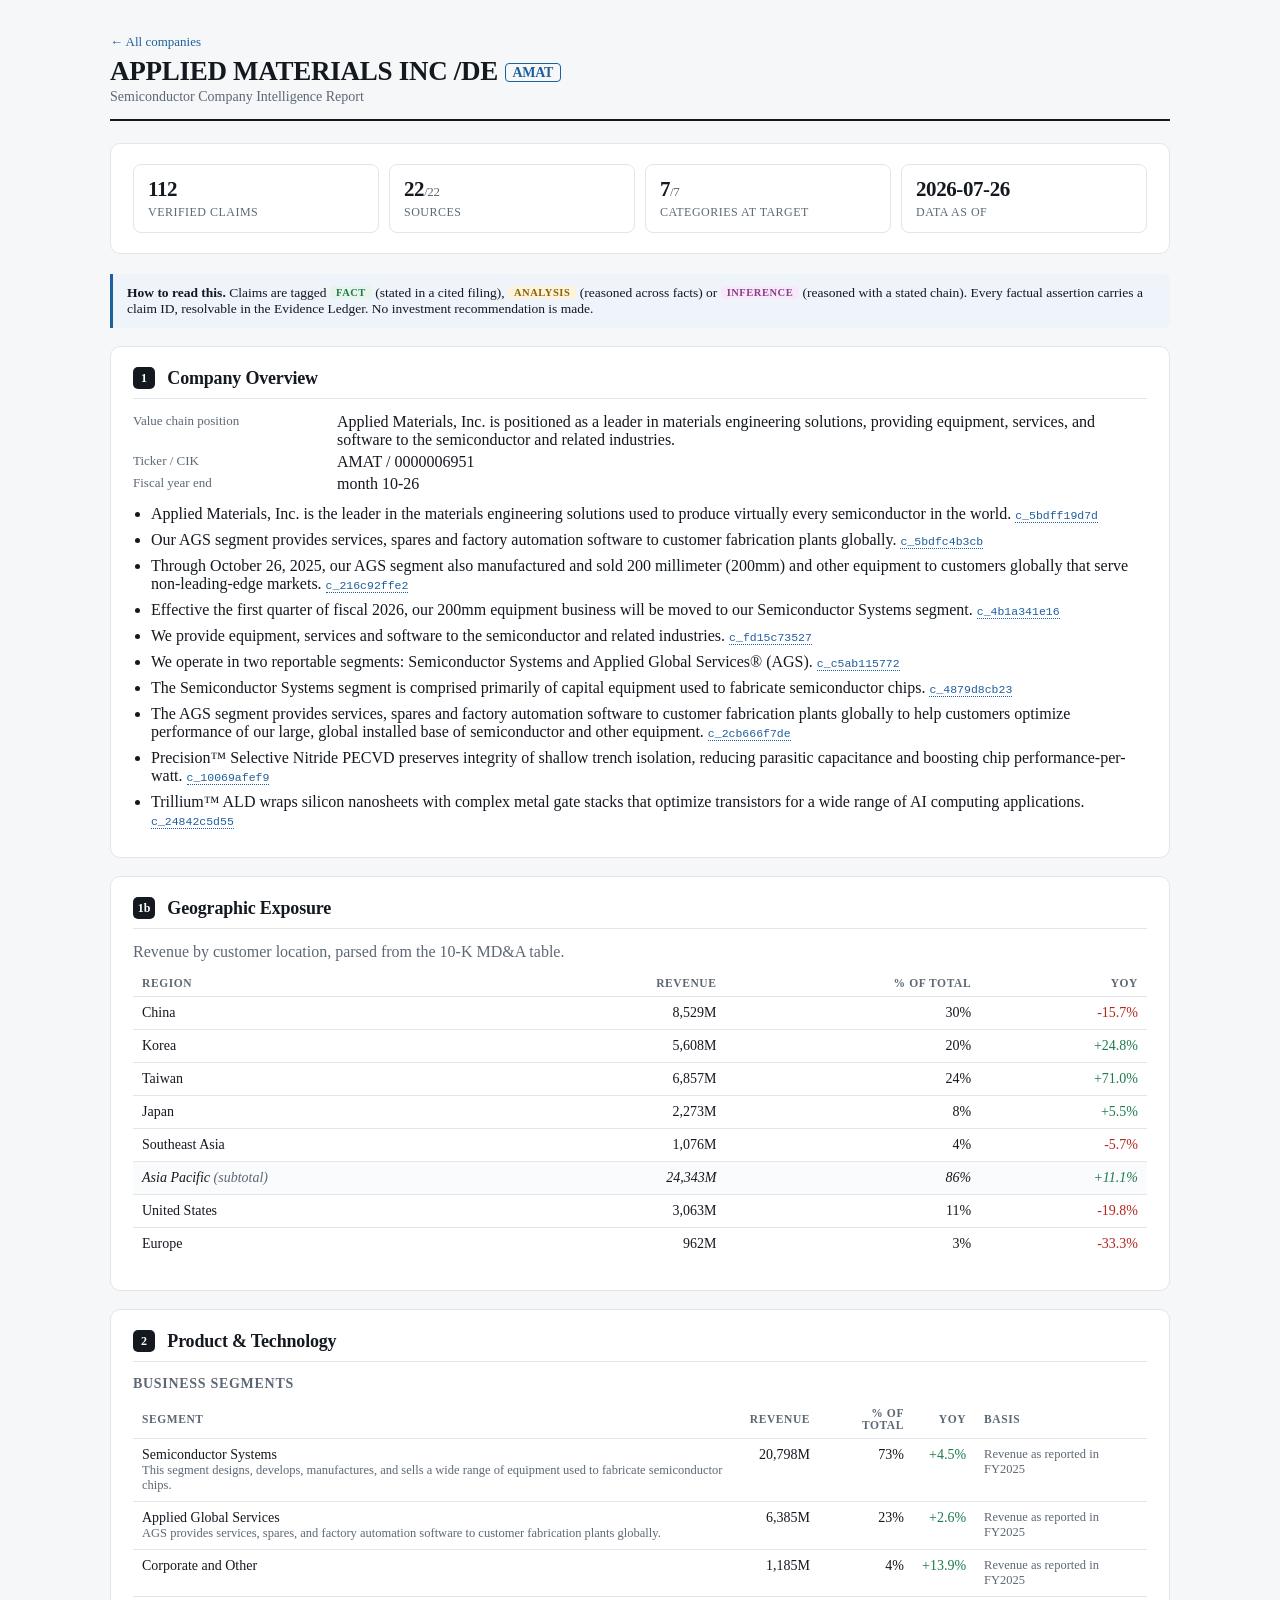
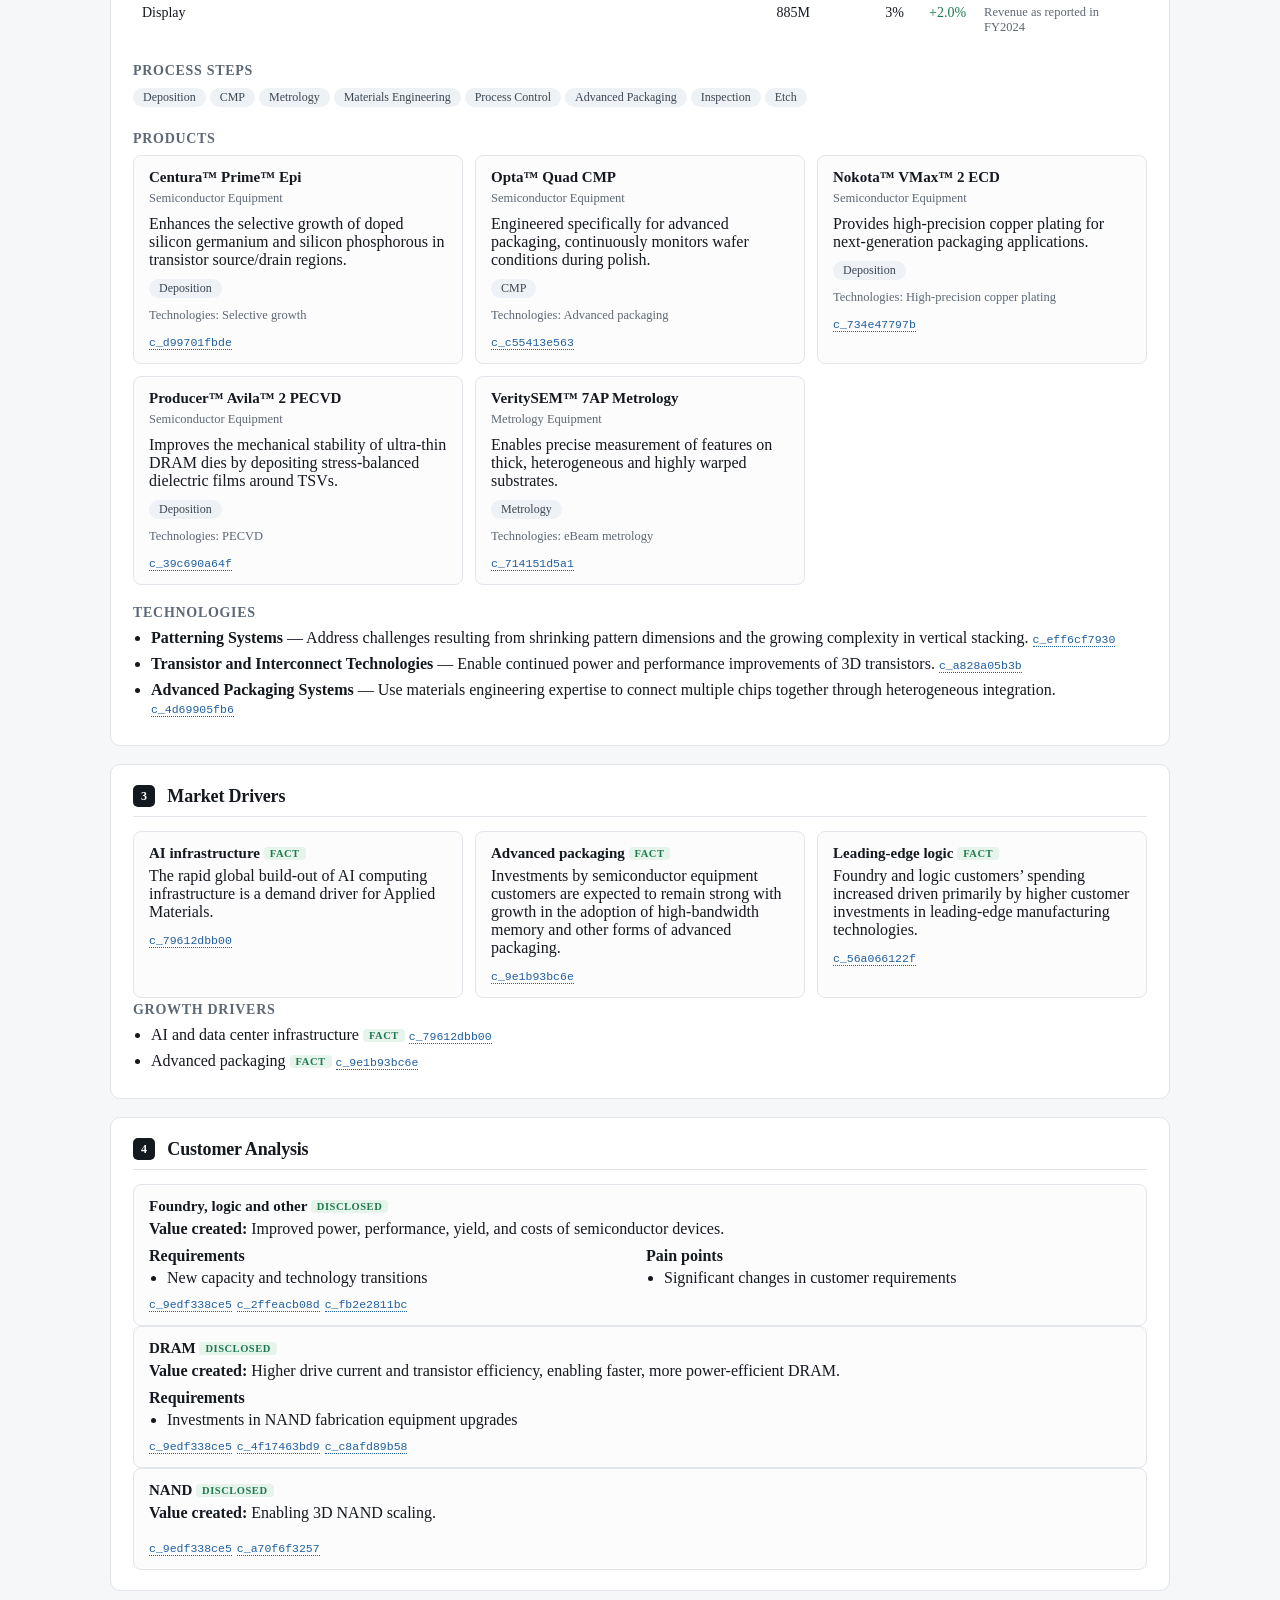
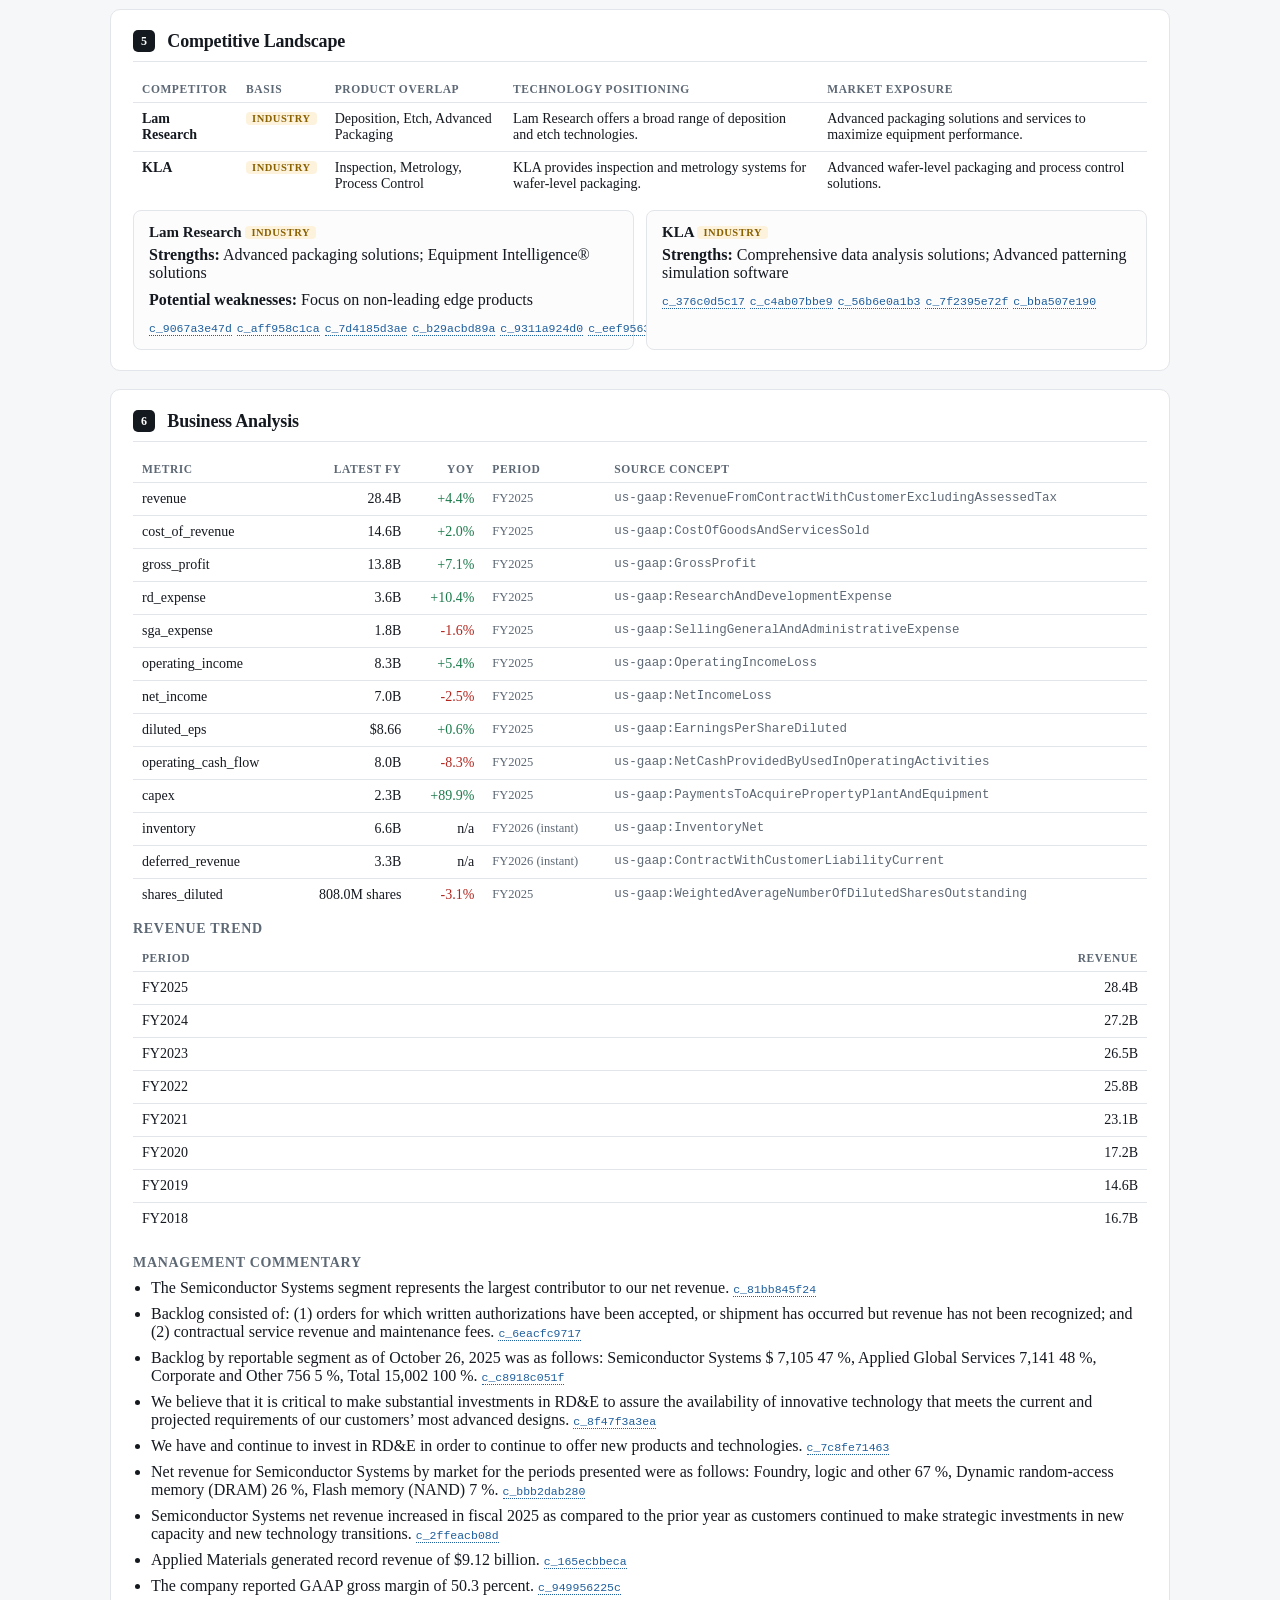
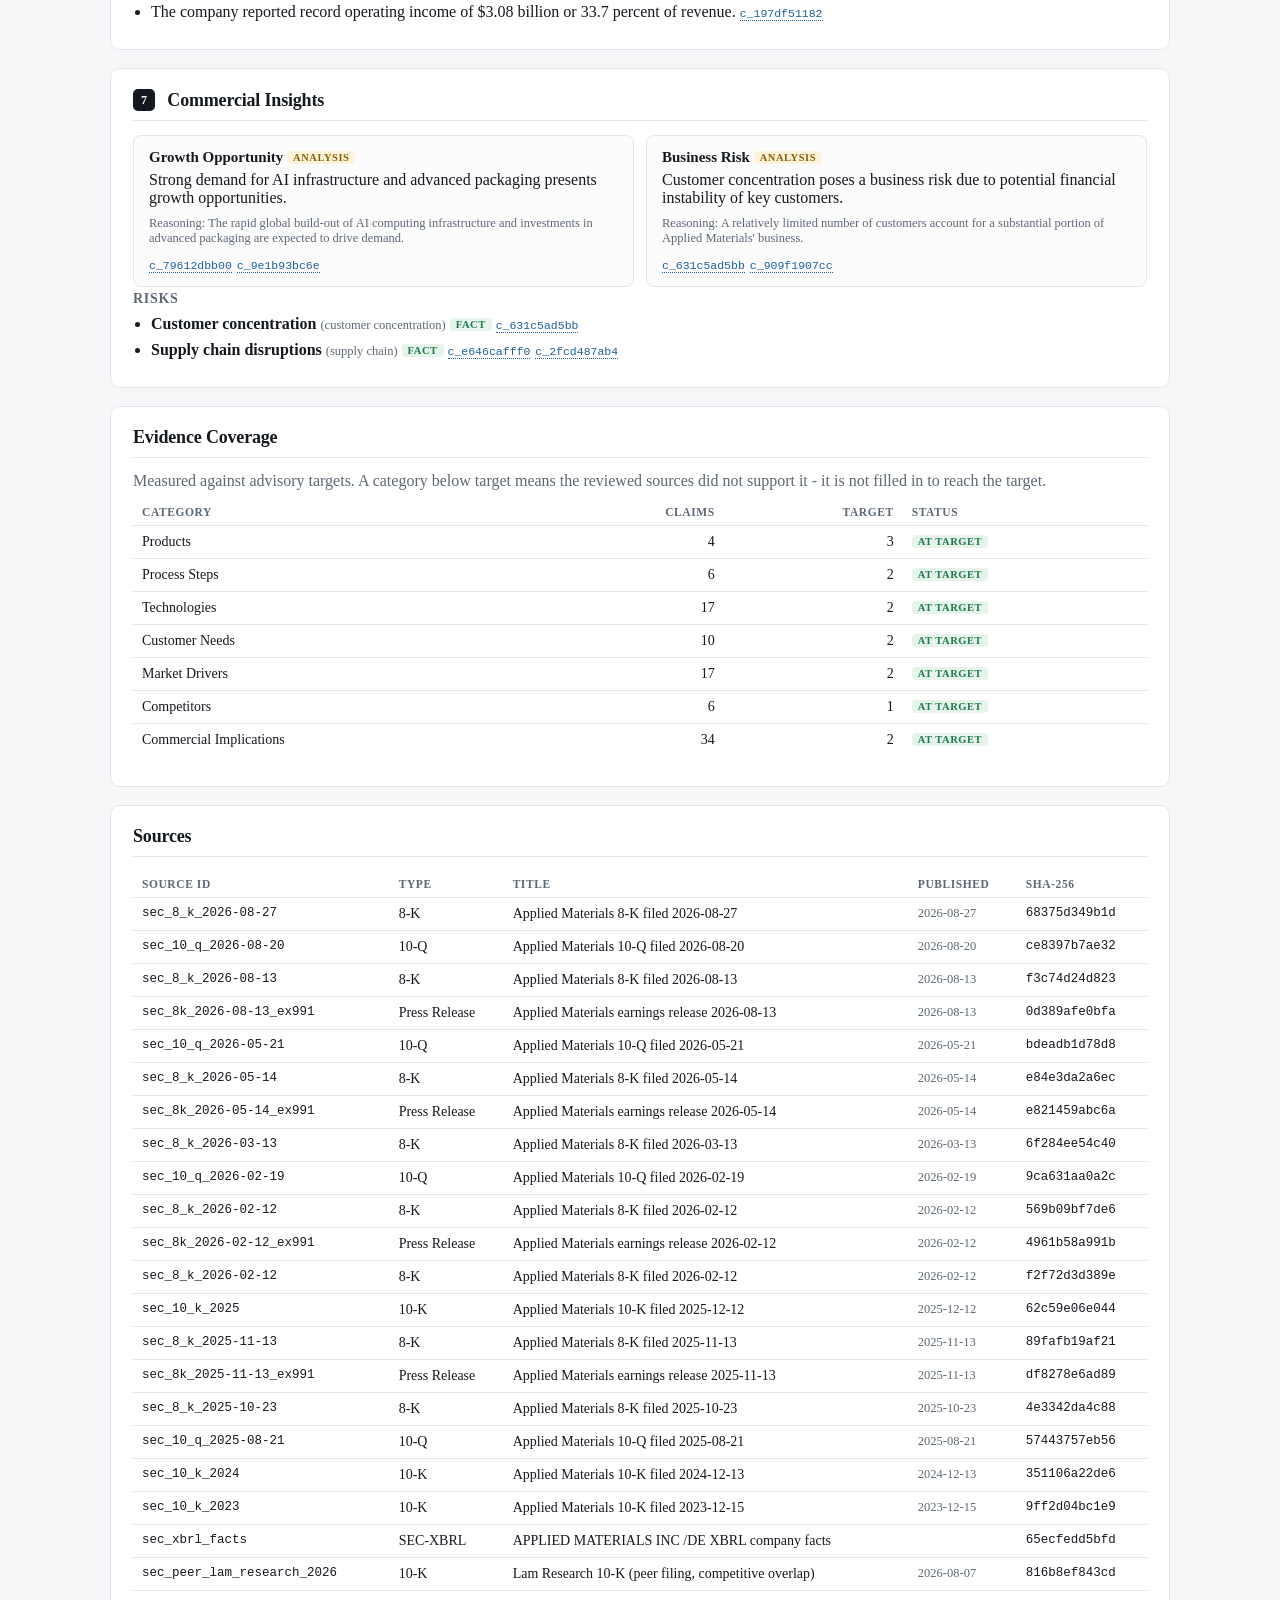
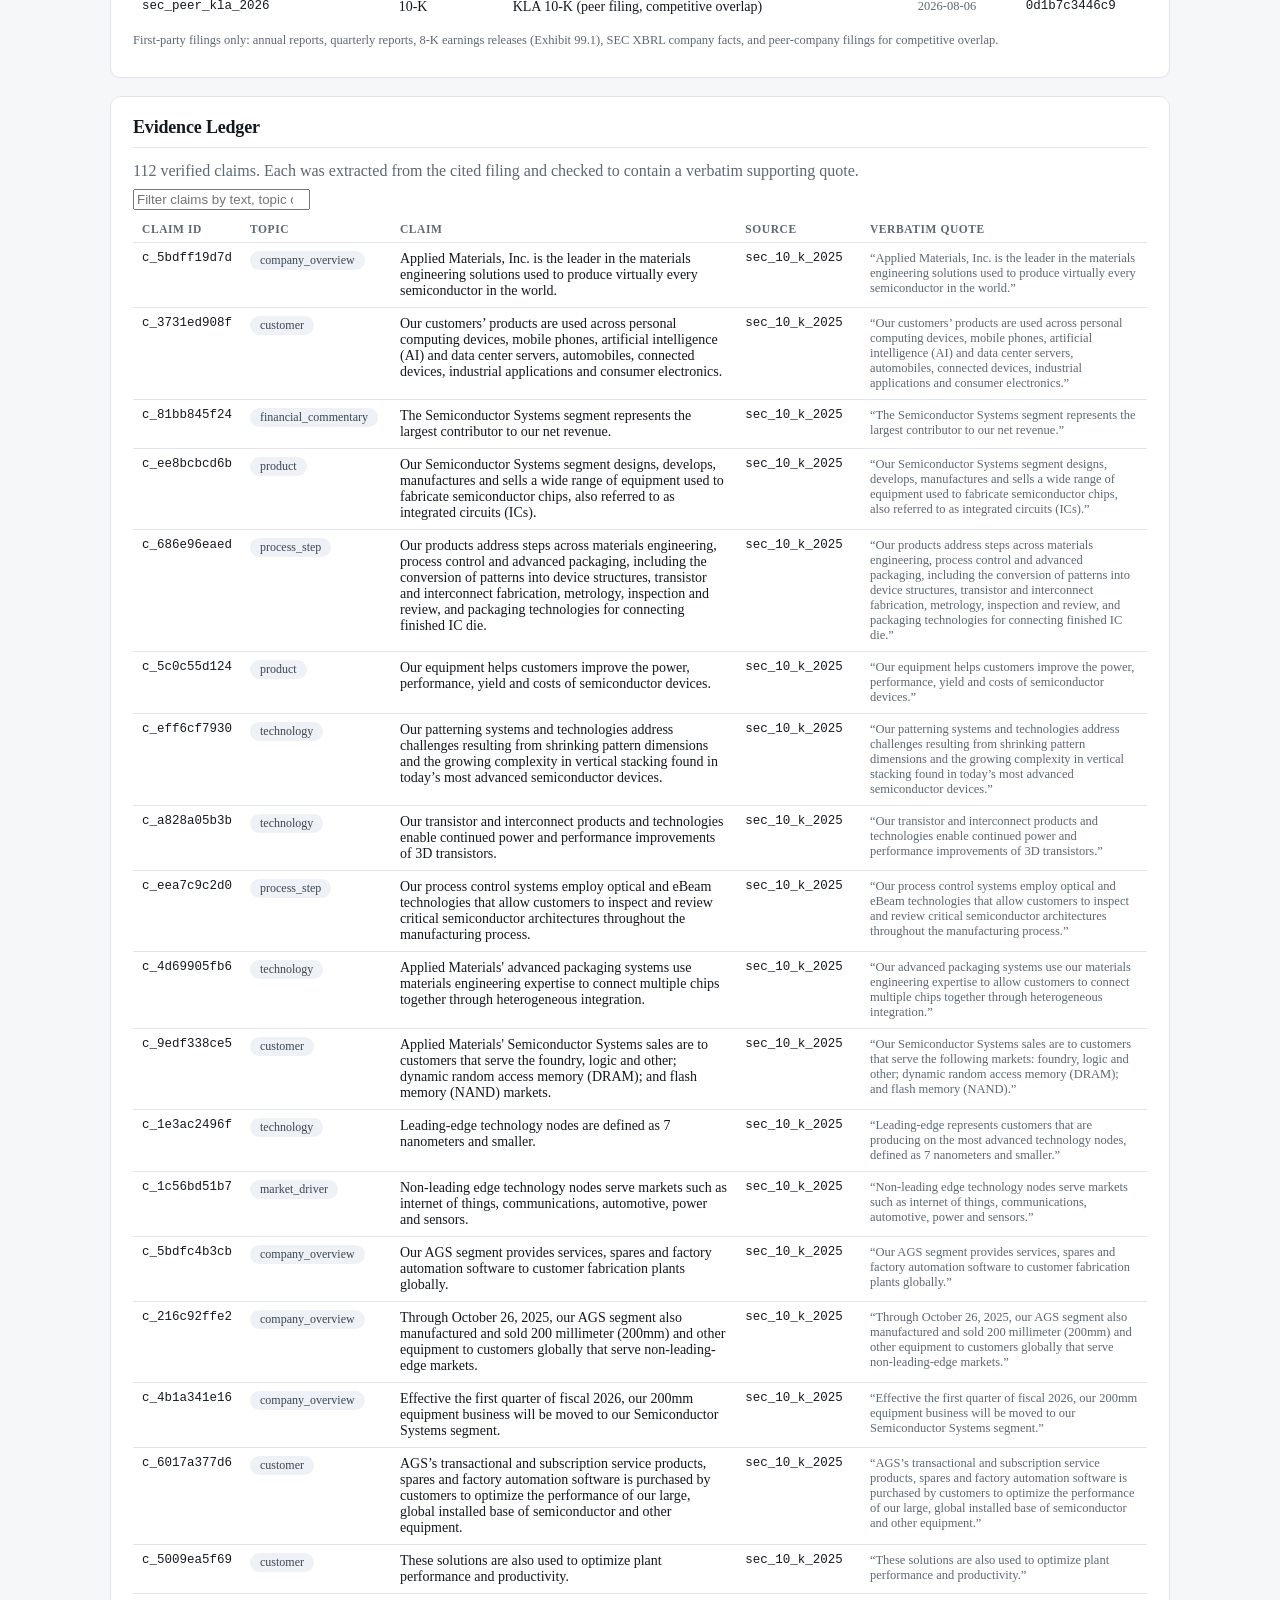
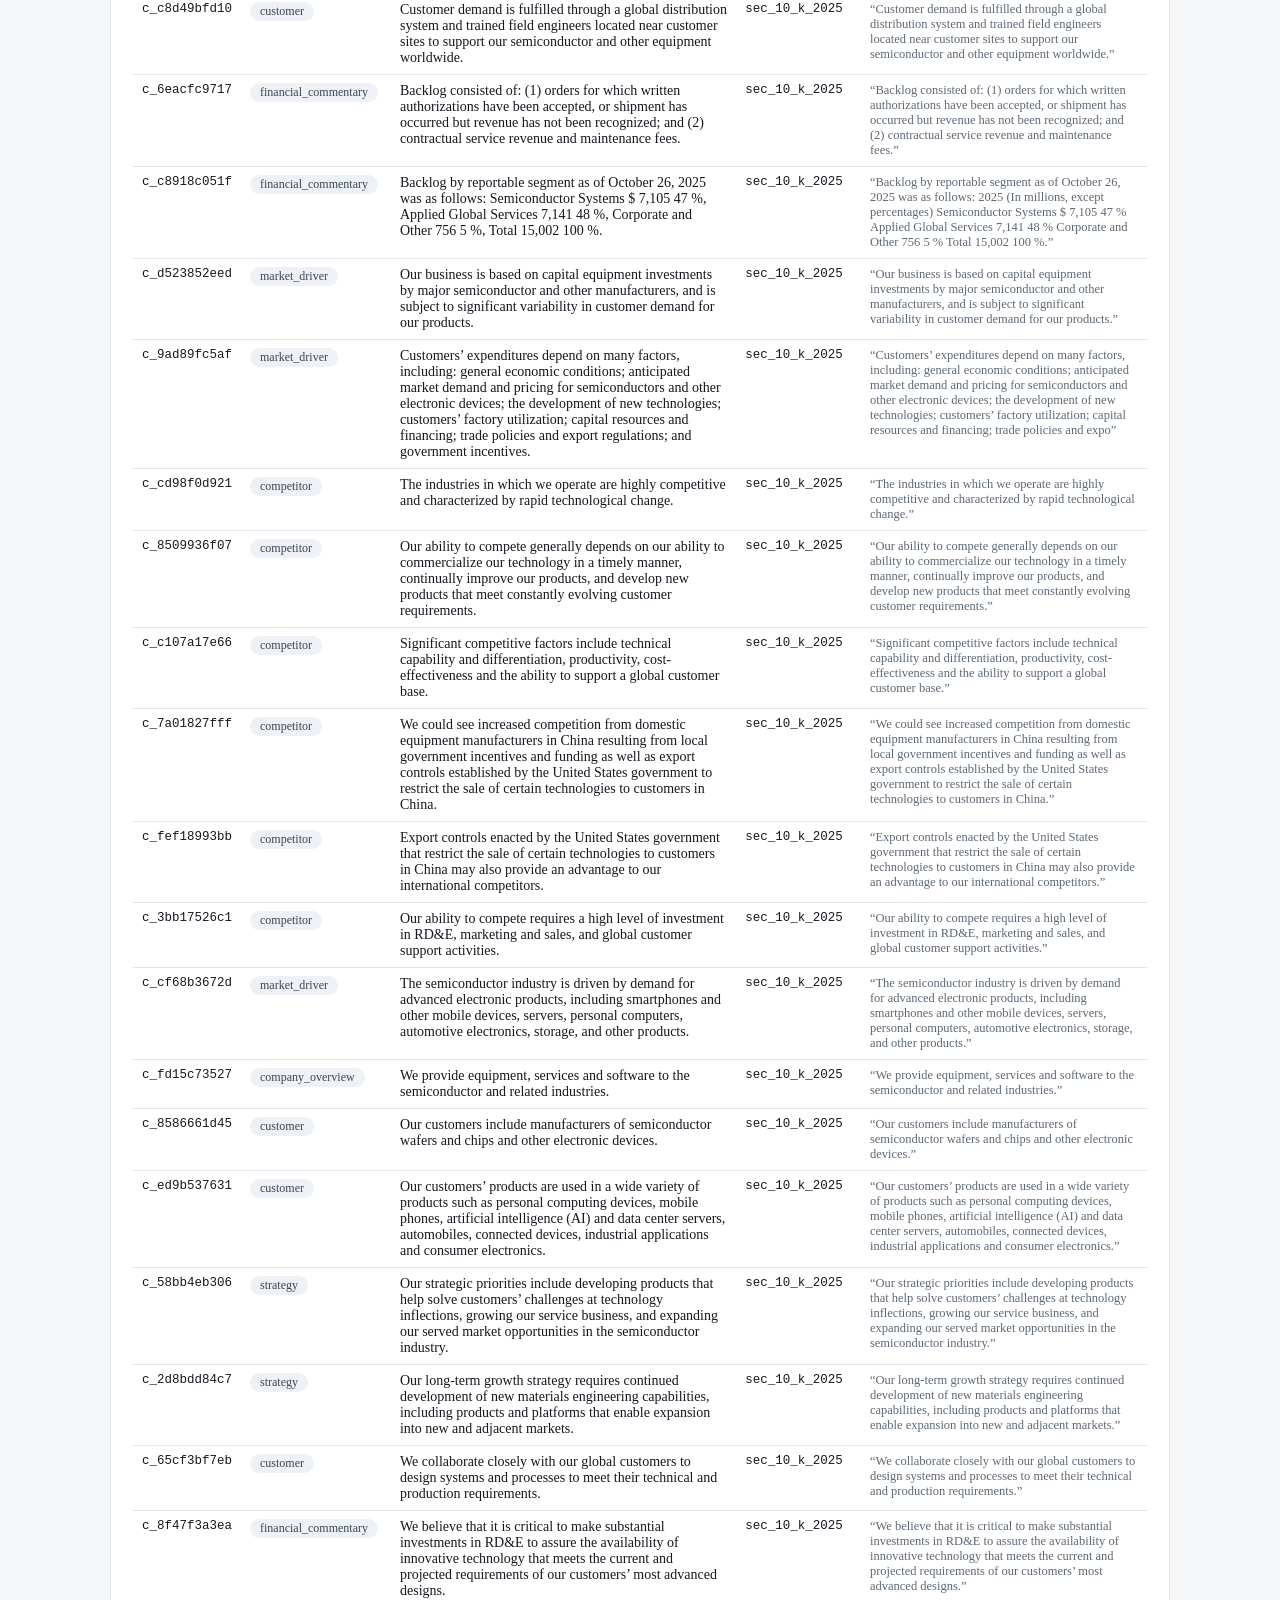
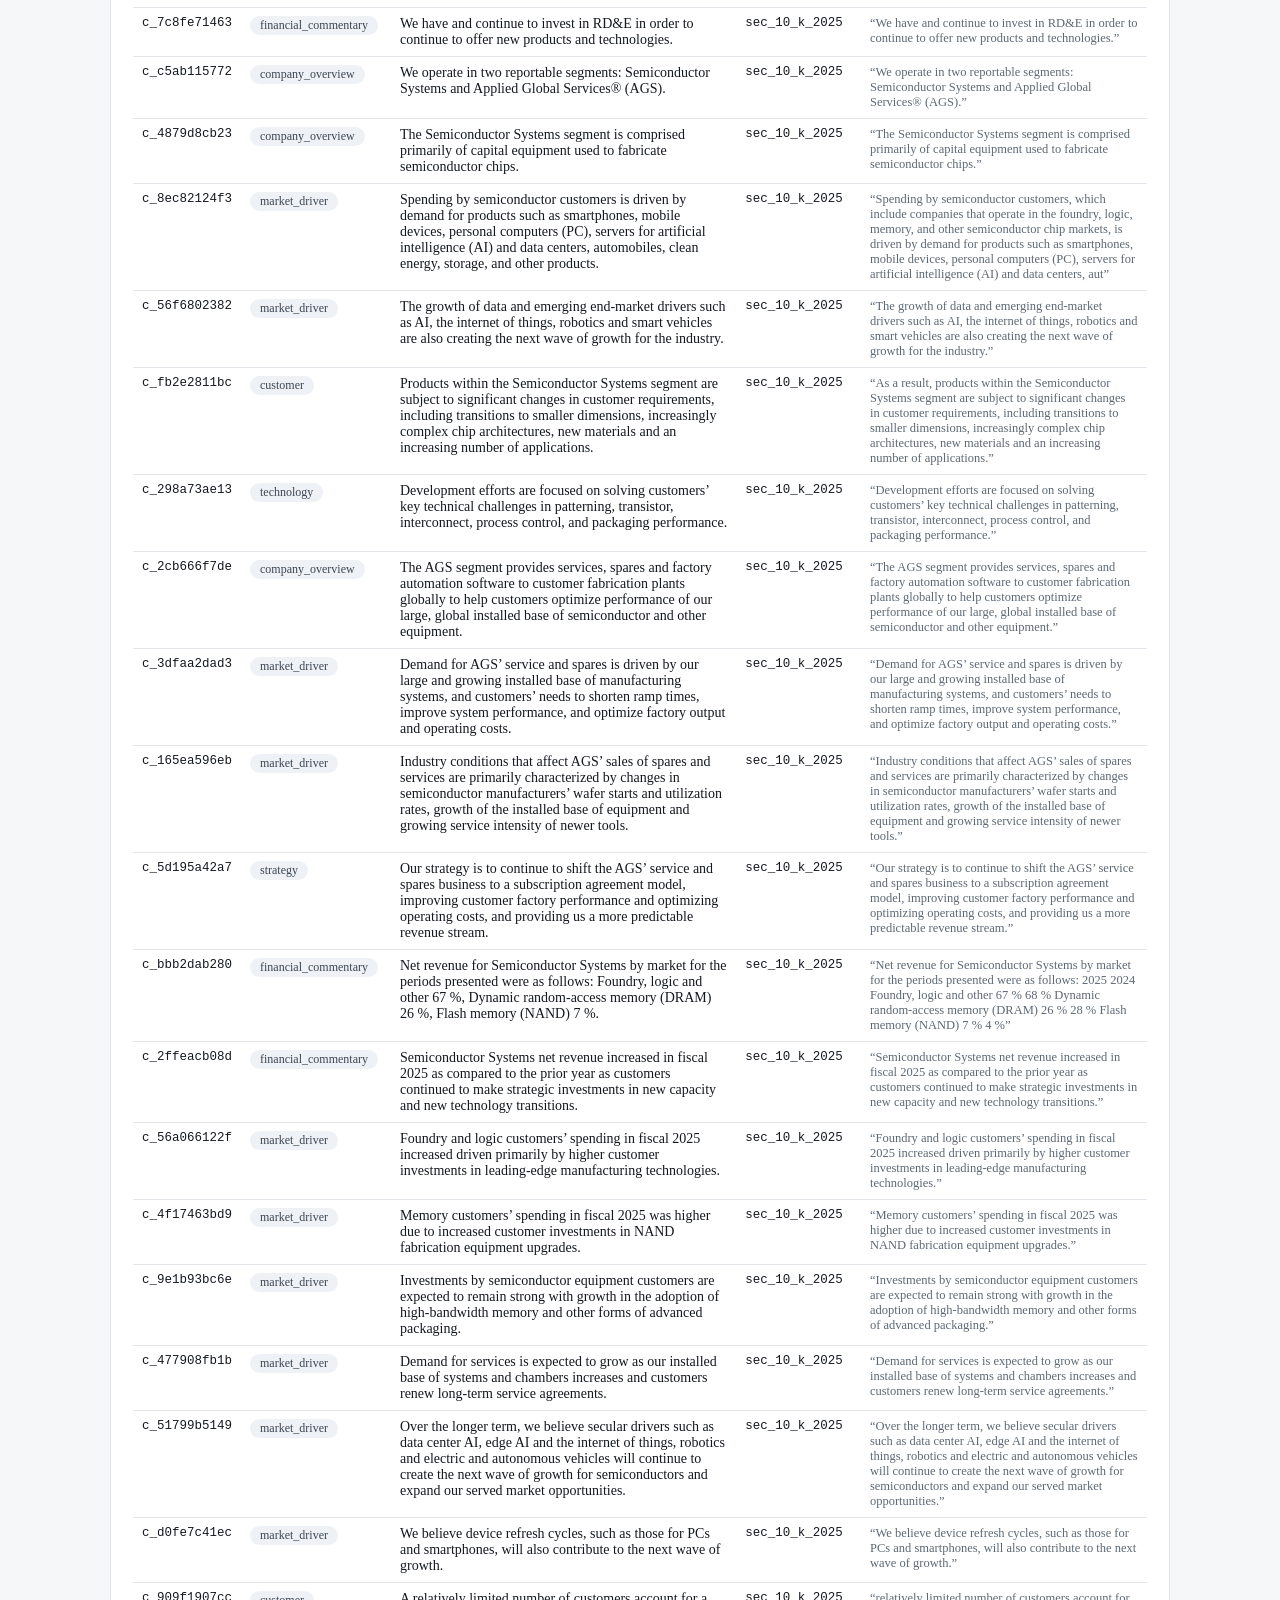
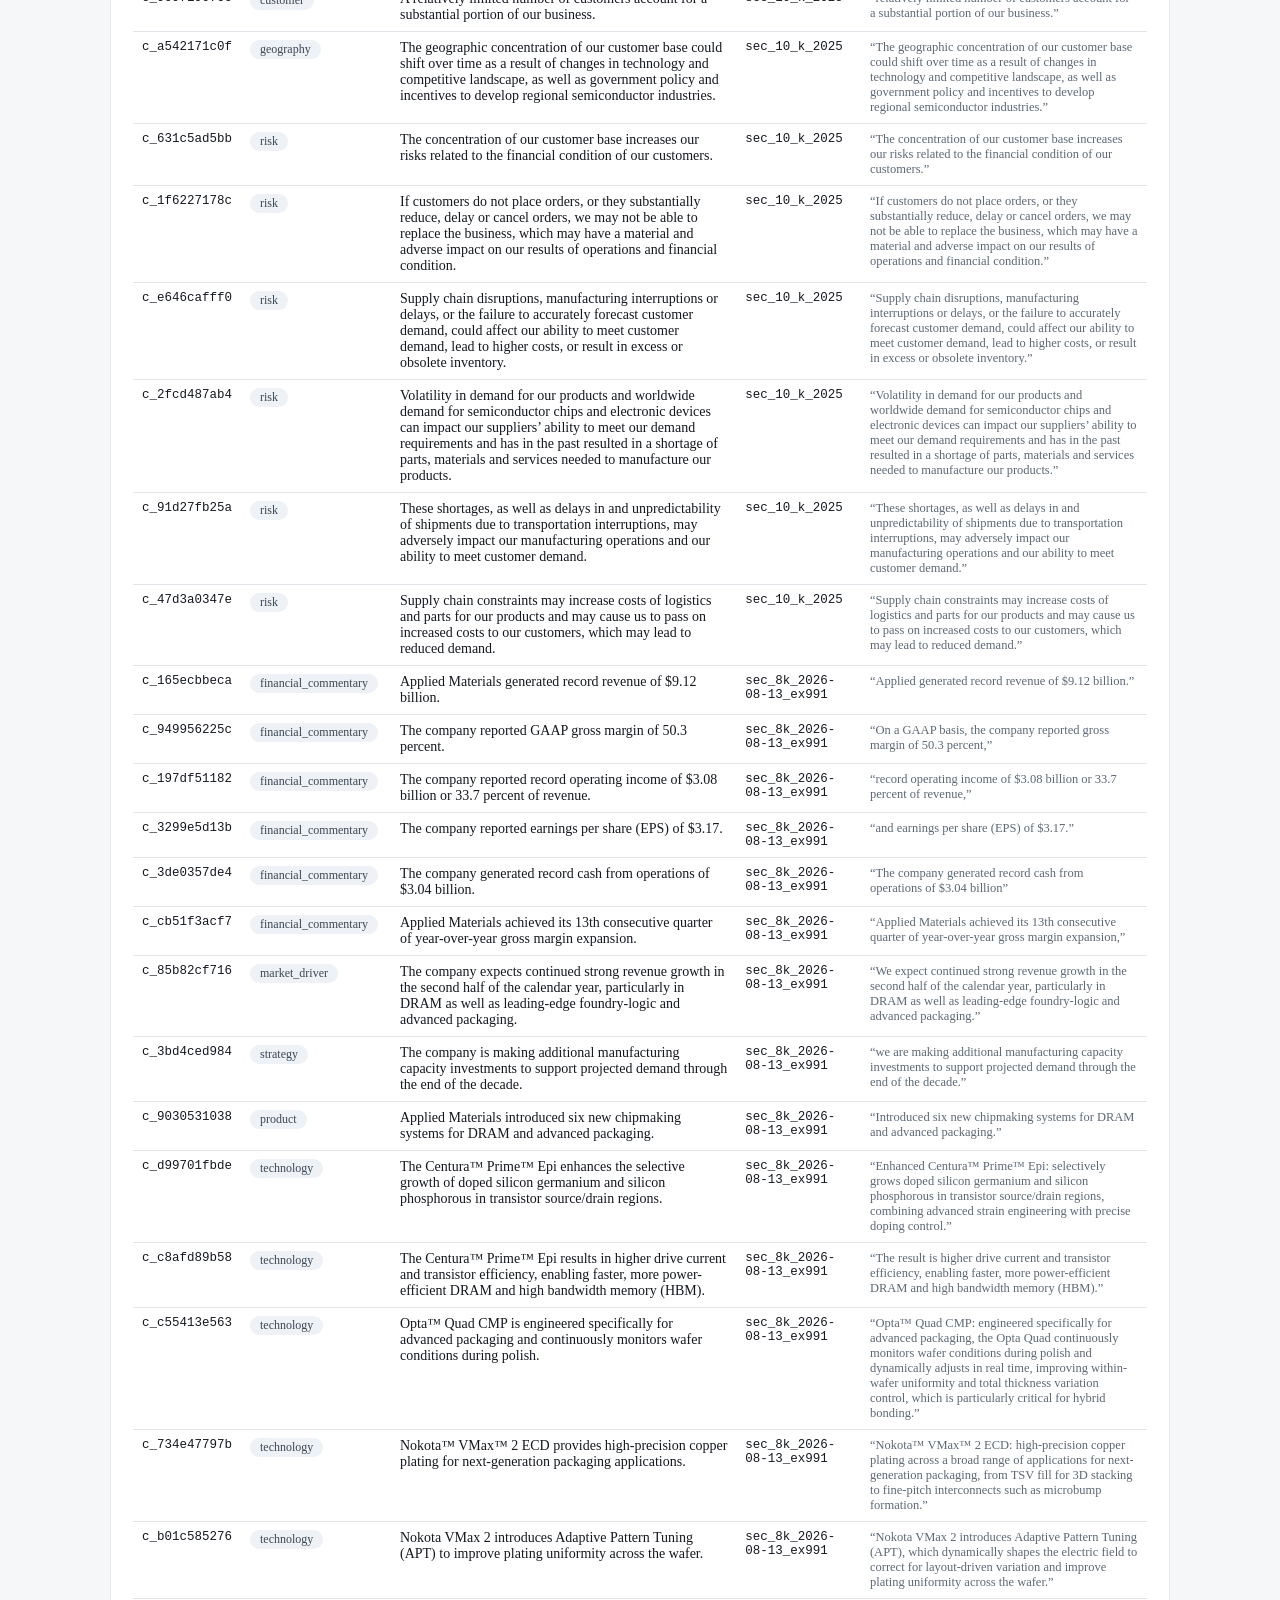
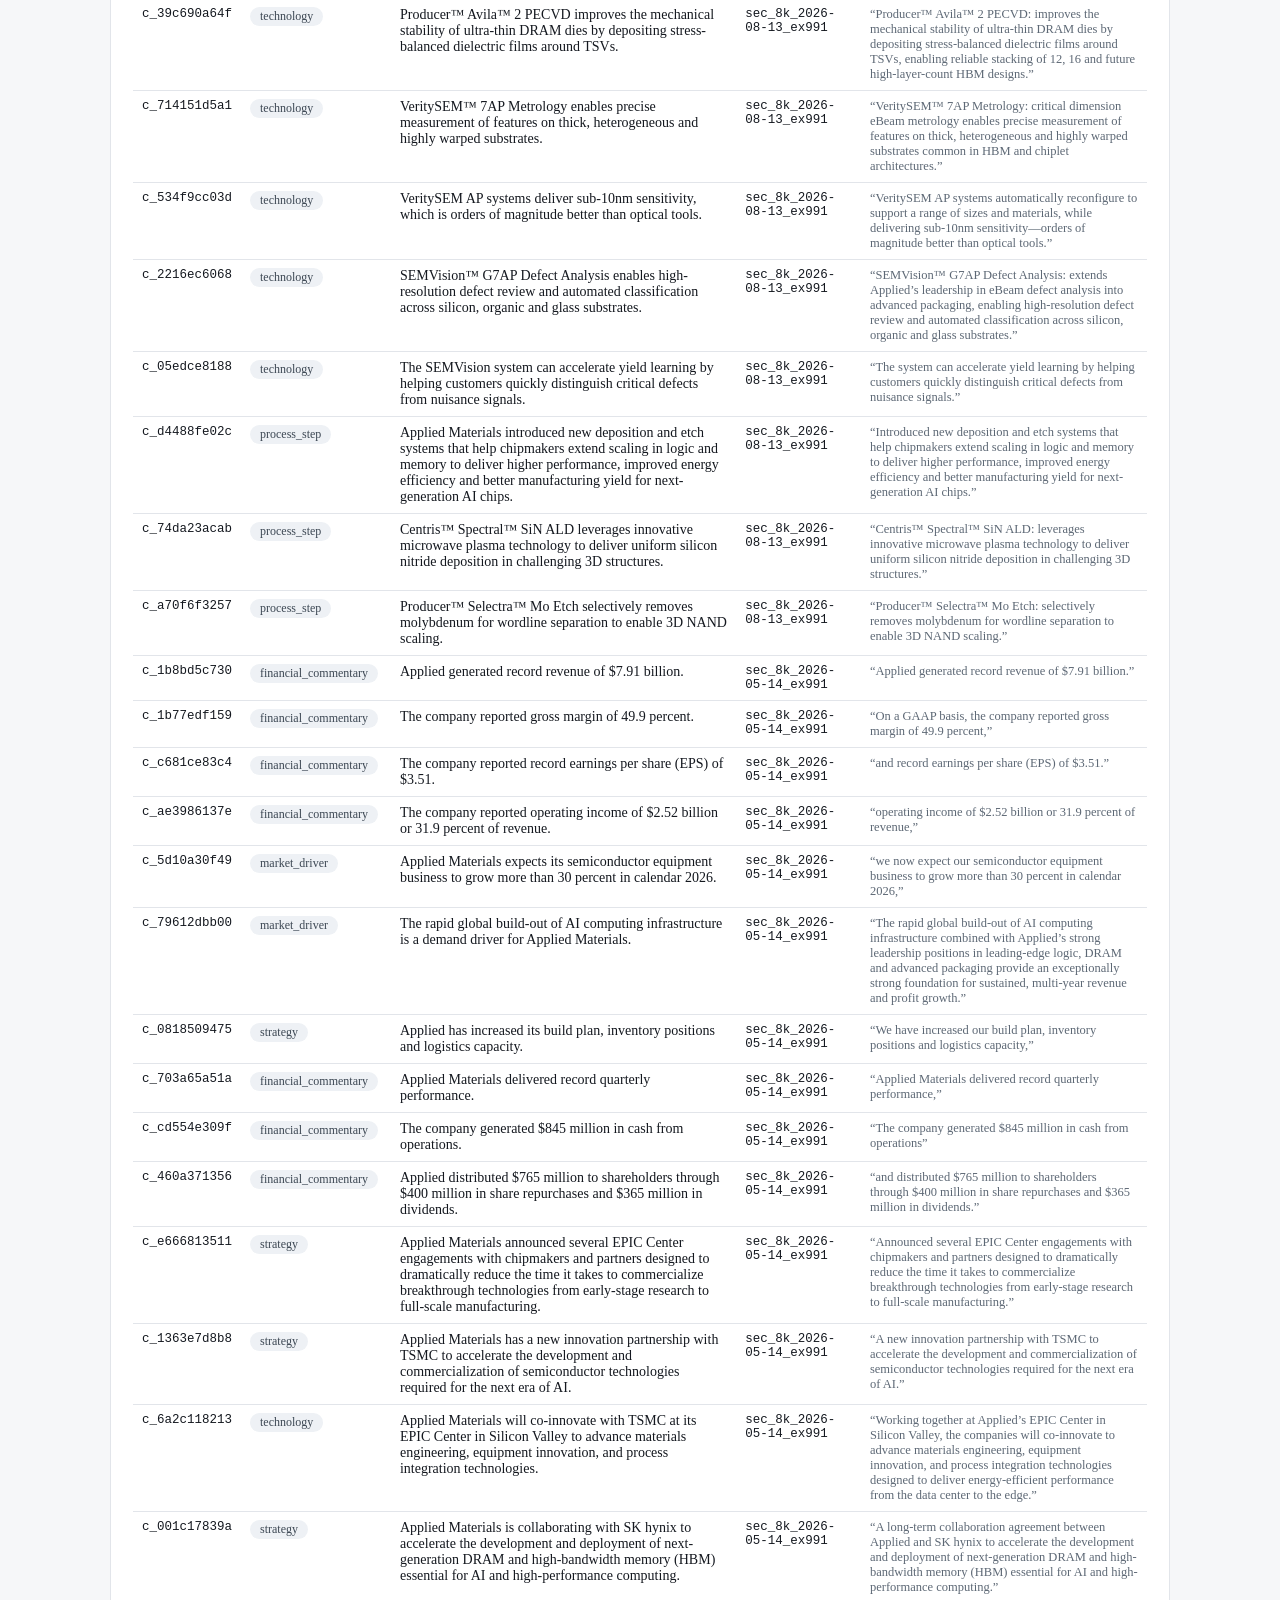
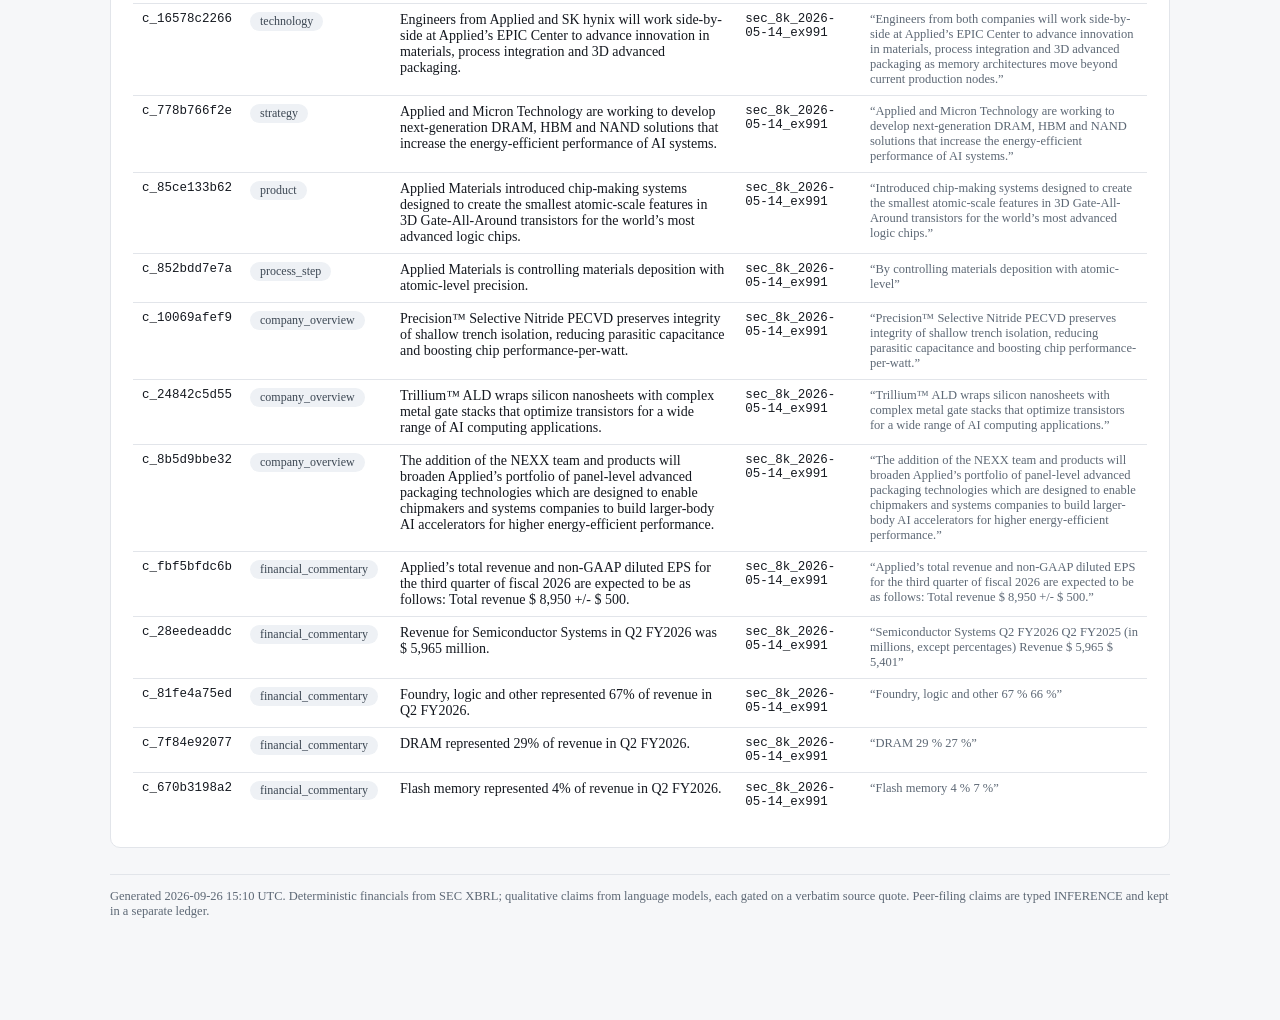
<file: site/amat.html>
<!DOCTYPE html>
<html lang="en">
<head>
<meta charset="utf-8">
<meta name="viewport" content="width=device-width, initial-scale=1">
<title>APPLIED MATERIALS INC /DE (AMAT) — Semiconductor Intelligence Report</title>
<style>
/* Shared stylesheet for the static report site.
   Inlined into every page so each HTML file is standalone and can be sent as-is.
   System fonts only - no network request, works offline. */

:root {
  --bg: #f6f7f9;
  --panel: #ffffff;
  --ink: #14181f;
  --muted: #5d6875;
  --line: #e2e5ea;
  --accent: #1f5f9e;
  --fact: #1d7a4c;
  --analysis: #8a6100;
  --inference: #8a3d8a;
  --neg: #b3261e;
  --pos: #1d7a4c;
}

* { box-sizing: border-box; }

body {
  margin: 0;
  background: var(--bg);
  color: var(--ink);
  font: 15px/1.6 -apple-system, BlinkMacSystemFont, &#34;Segoe UI&#34;, Roboto,
        &#34;Helvetica Neue&#34;, Arial, sans-serif;
  -webkit-font-smoothing: antialiased;
}

.wrap { max-width: 1100px; margin: 0 auto; padding: 32px 20px 80px; }

/* ---------- masthead ---------- */
.masthead { border-bottom: 2px solid var(--ink); padding-bottom: 14px; margin-bottom: 22px; }
.masthead h1 { margin: 6px 0 2px; font-size: 27px; letter-spacing: -0.01em; }
.masthead .sub { margin: 0; color: var(--muted); font-size: 14px; }
.masthead .ticker {
  font-size: 14px; font-weight: 600; color: var(--accent);
  border: 1px solid var(--accent); border-radius: 4px;
  padding: 1px 7px; vertical-align: 3px;
}
a.back { color: var(--accent); text-decoration: none; font-size: 13px; }
a.back:hover { text-decoration: underline; }

/* ---------- stat bar ---------- */
.bar {
  display: flex; flex-wrap: wrap; gap: 10px; margin: 0 0 20px;
}
.stat {
  flex: 1 1 150px; background: var(--panel); border: 1px solid var(--line);
  border-radius: 8px; padding: 12px 14px;
}
.stat b { display: block; font-size: 21px; letter-spacing: -0.02em; }
.stat b small { font-size: 13px; color: var(--muted); font-weight: 500; }
.stat span { color: var(--muted); font-size: 12px; text-transform: uppercase; letter-spacing: 0.04em; }

/* ---------- sections ---------- */
section {
  background: var(--panel); border: 1px solid var(--line); border-radius: 10px;
  padding: 20px 22px; margin-bottom: 18px;
}
h2 {
  font-size: 18px; margin: 0 0 14px; padding-bottom: 9px;
  border-bottom: 1px solid var(--line); letter-spacing: -0.01em;
}
h2 .n {
  display: inline-block; min-width: 22px; height: 22px; line-height: 22px;
  margin-right: 8px; text-align: center; font-size: 12px;
  background: var(--ink); color: #fff; border-radius: 5px; vertical-align: 2px;
}
h3 { font-size: 14px; margin: 20px 0 8px; text-transform: uppercase;
     letter-spacing: 0.05em; color: var(--muted); }
h3:first-of-type { margin-top: 4px; }
h4 { margin: 0 0 5px; font-size: 15px; }

p { margin: 0 0 9px; }
.muted { color: var(--muted); }
.small { font-size: 12.5px; }
.mono { font-family: ui-monospace, SFMono-Regular, Menlo, Consolas, monospace; }
.num { text-align: right; font-variant-numeric: tabular-nums; }
.pos { color: var(--pos); }
.neg { color: var(--neg); }

/* ---------- tables ---------- */
table { width: 100%; border-collapse: collapse; margin: 6px 0 10px; font-size: 14px; }
th {
  text-align: left; font-size: 11.5px; text-transform: uppercase;
  letter-spacing: 0.05em; color: var(--muted); font-weight: 600;
  border-bottom: 1px solid var(--line); padding: 7px 9px;
}
td { padding: 8px 9px; border-bottom: 1px solid var(--line); vertical-align: top; }
tr:last-child td { border-bottom: none; }
tr.sub td { background: #fafbfc; font-style: italic; }
tbody tr:target { background: #fff6d9; }

/* ---------- cards / lists ---------- */
.grid { display: grid; grid-template-columns: repeat(auto-fit, minmax(260px, 1fr)); gap: 12px; }
.card {
  border: 1px solid var(--line); border-radius: 8px; padding: 13px 15px;
  background: #fcfcfd;
}
.card p:last-child { margin-bottom: 0; }
ul.claims { margin: 0; padding-left: 18px; }
ul.claims li { margin-bottom: 8px; }
.two { display: grid; grid-template-columns: 1fr 1fr; gap: 12px; }
.two ul { margin: 4px 0 0; padding-left: 18px; }

dl.kv { display: grid; grid-template-columns: 190px 1fr; gap: 4px 14px; margin: 0 0 12px; }
dl.kv dt { color: var(--muted); font-size: 13px; }
dl.kv dd { margin: 0; }

/* ---------- inline badges ---------- */
.tag {
  display: inline-block; font-size: 10.5px; font-weight: 700; letter-spacing: 0.05em;
  text-transform: uppercase; padding: 1px 6px; border-radius: 4px;
  vertical-align: 1px; white-space: nowrap;
}
.tag.fact { background: #e6f4ec; color: var(--fact); }
.tag.analysis { background: #fdf3dd; color: var(--analysis); }
.tag.inference { background: #f7e9f7; color: var(--inference); }
.tag.disclosed { background: #e6f4ec; color: var(--fact); }

.chip {
  display: inline-block; font-size: 12px; background: #eef1f5; color: #3c4753;
  border-radius: 20px; padding: 2px 10px; margin: 0 4px 4px 0;
}
.chips { margin: 6px 0; }

a.cid {
  font-family: ui-monospace, SFMono-Regular, Menlo, Consolas, monospace;
  font-size: 11.5px; color: var(--accent); text-decoration: none;
  border-bottom: 1px dotted var(--accent);
}
a.cid:hover { background: #eaf2fa; }
.srcs { margin: 7px 0 0; }
.srcs a.cid { margin-right: 5px; }

/* ---------- callouts ---------- */
.callout {
  background: #eef4fa; border-left: 3px solid var(--accent);
  padding: 11px 14px; border-radius: 0 6px 6px 0; margin: 0 0 18px; font-size: 13.5px;
}
.callout.warn { background: #fdf6e6; border-left-color: #c8901c; }

/* ---------- ledger filter ---------- */
input[type=&#34;search&#34;] {
  width: 100%; padding: 8px 11px; font-size: 14px; margin: 4px 0 10px;
  border: 1px solid var(--line); border-radius: 7px; background: #fff;
  font-family: inherit;
}
input[type=&#34;search&#34;]:focus { outline: 2px solid #b9d4ec; border-color: var(--accent); }

footer { margin-top: 26px; padding-top: 14px; border-top: 1px solid var(--line); }

@media (max-width: 620px) {
  .two { grid-template-columns: 1fr; }
  dl.kv { grid-template-columns: 1fr; }
  dl.kv dt { margin-top: 6px; }
}

/* Stale-data banner: an issuer whose newest SEC filing is years old must be
   impossible to mistake for current intelligence. */
.callout.stale {
  background: #fdecea;
  border-left-color: var(--neg);
  border-left-width: 4px;
}

</style>
</head>
<body>
<div class="wrap">

<header class="masthead">
  <a class="back" href="index.html">&larr; All companies</a>
  <h1>APPLIED MATERIALS INC /DE <span class="ticker">AMAT</span></h1>
  <p class="sub">Semiconductor Company Intelligence Report</p>
</header>



<section class="bar">
  <div class="stat"><b>112</b><span>verified claims</span></div>
  <div class="stat"><b>22<small>/22</small></b><span>sources</span></div>
  <div class="stat"><b>7<small>/7</small></b><span>categories at target</span></div>
  <div class="stat"><b>2026-07-26</b><span>data as of</span></div>
</section>

<div class="callout">
  <strong>How to read this.</strong> Claims are tagged
  <span class="tag fact">FACT</span> (stated in a cited filing),
  <span class="tag analysis">ANALYSIS</span> (reasoned across facts) or
  <span class="tag inference">INFERENCE</span> (reasoned with a stated chain).
  Every factual assertion carries a claim ID, resolvable in the Evidence Ledger.
  No investment recommendation is made.
</div>

<section>
<h2><span class="n">1</span> Company Overview</h2>
<dl class="kv">
  <dt>Value chain position</dt><dd>Applied Materials, Inc. is positioned as a leader in materials engineering solutions, providing equipment, services, and software to the semiconductor and related industries.</dd>
  <dt>Ticker / CIK</dt><dd>AMAT / 0000006951</dd>
  <dt>Fiscal year end</dt><dd>month 10-26</dd>
</dl>
<ul class="claims">
  <li>Applied Materials, Inc. is the leader in the materials engineering solutions used to produce virtually every semiconductor in the world. <a class="cid" href="#c_5bdff19d7d">c_5bdff19d7d</a></li>
  <li>Our AGS segment provides services, spares and factory automation software to customer fabrication plants globally. <a class="cid" href="#c_5bdfc4b3cb">c_5bdfc4b3cb</a></li>
  <li>Through October 26, 2025, our AGS segment also manufactured and sold 200 millimeter (200mm) and other equipment to customers globally that serve non-leading-edge markets. <a class="cid" href="#c_216c92ffe2">c_216c92ffe2</a></li>
  <li>Effective the first quarter of fiscal 2026, our 200mm equipment business will be moved to our Semiconductor Systems segment. <a class="cid" href="#c_4b1a341e16">c_4b1a341e16</a></li>
  <li>We provide equipment, services and software to the semiconductor and related industries. <a class="cid" href="#c_fd15c73527">c_fd15c73527</a></li>
  <li>We operate in two reportable segments: Semiconductor Systems and Applied Global Services® (AGS). <a class="cid" href="#c_c5ab115772">c_c5ab115772</a></li>
  <li>The Semiconductor Systems segment is comprised primarily of capital equipment used to fabricate semiconductor chips. <a class="cid" href="#c_4879d8cb23">c_4879d8cb23</a></li>
  <li>The AGS segment provides services, spares and factory automation software to customer fabrication plants globally to help customers optimize performance of our large, global installed base of semiconductor and other equipment. <a class="cid" href="#c_2cb666f7de">c_2cb666f7de</a></li>
  <li>Precision™ Selective Nitride PECVD preserves integrity of shallow trench isolation, reducing parasitic capacitance and boosting chip performance-per-watt. <a class="cid" href="#c_10069afef9">c_10069afef9</a></li>
  <li>Trillium™ ALD wraps silicon nanosheets with complex metal gate stacks that optimize transistors for a wide range of AI computing applications. <a class="cid" href="#c_24842c5d55">c_24842c5d55</a></li>
</ul>
</section>

<section>
<h2><span class="n">1b</span> Geographic Exposure</h2>
<p class="muted">Revenue by customer location, parsed from the 10-K MD&amp;A table.</p>
<table>
  <thead><tr><th>Region</th><th class="num">Revenue</th><th class="num">% of total</th><th class="num">YoY</th></tr></thead>
  <tbody>
    <tr>
      <td>China</td>
      <td class="num">8,529M</td>
      <td class="num">30%</td>
      <td class="num neg">-15.7%</td>
    </tr>
    <tr>
      <td>Korea</td>
      <td class="num">5,608M</td>
      <td class="num">20%</td>
      <td class="num pos">+24.8%</td>
    </tr>
    <tr>
      <td>Taiwan</td>
      <td class="num">6,857M</td>
      <td class="num">24%</td>
      <td class="num pos">+71.0%</td>
    </tr>
    <tr>
      <td>Japan</td>
      <td class="num">2,273M</td>
      <td class="num">8%</td>
      <td class="num pos">+5.5%</td>
    </tr>
    <tr>
      <td>Southeast Asia</td>
      <td class="num">1,076M</td>
      <td class="num">4%</td>
      <td class="num neg">-5.7%</td>
    </tr>
    <tr class="sub">
      <td>Asia Pacific <span class="muted">(subtotal)</span></td>
      <td class="num">24,343M</td>
      <td class="num">86%</td>
      <td class="num pos">+11.1%</td>
    </tr>
    <tr>
      <td>United States</td>
      <td class="num">3,063M</td>
      <td class="num">11%</td>
      <td class="num neg">-19.8%</td>
    </tr>
    <tr>
      <td>Europe</td>
      <td class="num">962M</td>
      <td class="num">3%</td>
      <td class="num neg">-33.3%</td>
    </tr>
  </tbody>
</table>
</section>

<section>
<h2><span class="n">2</span> Product &amp; Technology</h2>

<h3>Business segments</h3>
<table>
  <thead><tr><th>Segment</th><th class="num">Revenue</th><th class="num">% of total</th><th class="num">YoY</th><th>Basis</th></tr></thead>
  <tbody>
    <tr>
      <td>Semiconductor Systems<div class="muted small">This segment designs, develops, manufactures, and sells a wide range of equipment used to fabricate semiconductor chips.</div></td>
      <td class="num">20,798M</td>
      <td class="num">73%</td>
      <td class="num pos">+4.5%</td>
      <td class="muted small">Revenue as reported in FY2025</td>
    </tr>
    <tr>
      <td>Applied Global Services<div class="muted small">AGS provides services, spares, and factory automation software to customer fabrication plants globally.</div></td>
      <td class="num">6,385M</td>
      <td class="num">23%</td>
      <td class="num pos">+2.6%</td>
      <td class="muted small">Revenue as reported in FY2025</td>
    </tr>
    <tr>
      <td>Corporate and Other</td>
      <td class="num">1,185M</td>
      <td class="num">4%</td>
      <td class="num pos">+13.9%</td>
      <td class="muted small">Revenue as reported in FY2025</td>
    </tr>
    <tr>
      <td>Display</td>
      <td class="num">885M</td>
      <td class="num">3%</td>
      <td class="num pos">+2.0%</td>
      <td class="muted small">Revenue as reported in FY2024</td>
    </tr>
  </tbody>
</table>

<h3>Process steps</h3>
<p class="chips"><span class="chip">Deposition</span><span class="chip">CMP</span><span class="chip">Metrology</span><span class="chip">Materials Engineering</span><span class="chip">Process Control</span><span class="chip">Advanced Packaging</span><span class="chip">Inspection</span><span class="chip">Etch</span></p>

<h3>Products</h3>
<div class="grid">
  <div class="card">
    <h4>Centura™ Prime™ Epi</h4>
<p class="muted small">Semiconductor Equipment</p><p>Enhances the selective growth of doped silicon germanium and silicon phosphorous in transistor source/drain regions.</p><p class="chips"><span class="chip">Deposition</span></p><p class="muted small">Technologies: Selective growth</p>    <p class="srcs"><a class="cid" href="#c_d99701fbde">c_d99701fbde</a></p>
  </div>
  <div class="card">
    <h4>Opta™ Quad CMP</h4>
<p class="muted small">Semiconductor Equipment</p><p>Engineered specifically for advanced packaging, continuously monitors wafer conditions during polish.</p><p class="chips"><span class="chip">CMP</span></p><p class="muted small">Technologies: Advanced packaging</p>    <p class="srcs"><a class="cid" href="#c_c55413e563">c_c55413e563</a></p>
  </div>
  <div class="card">
    <h4>Nokota™ VMax™ 2 ECD</h4>
<p class="muted small">Semiconductor Equipment</p><p>Provides high-precision copper plating for next-generation packaging applications.</p><p class="chips"><span class="chip">Deposition</span></p><p class="muted small">Technologies: High-precision copper plating</p>    <p class="srcs"><a class="cid" href="#c_734e47797b">c_734e47797b</a></p>
  </div>
  <div class="card">
    <h4>Producer™ Avila™ 2 PECVD</h4>
<p class="muted small">Semiconductor Equipment</p><p>Improves the mechanical stability of ultra-thin DRAM dies by depositing stress-balanced dielectric films around TSVs.</p><p class="chips"><span class="chip">Deposition</span></p><p class="muted small">Technologies: PECVD</p>    <p class="srcs"><a class="cid" href="#c_39c690a64f">c_39c690a64f</a></p>
  </div>
  <div class="card">
    <h4>VeritySEM™ 7AP Metrology</h4>
<p class="muted small">Metrology Equipment</p><p>Enables precise measurement of features on thick, heterogeneous and highly warped substrates.</p><p class="chips"><span class="chip">Metrology</span></p><p class="muted small">Technologies: eBeam metrology</p>    <p class="srcs"><a class="cid" href="#c_714151d5a1">c_714151d5a1</a></p>
  </div>
</div>

<h3>Technologies</h3>
<ul class="claims">
  <li><b>Patterning Systems</b> — Address challenges resulting from shrinking pattern dimensions and the growing complexity in vertical stacking.    <span class="srcs"><a class="cid" href="#c_eff6cf7930">c_eff6cf7930</a></span>
  </li>
  <li><b>Transistor and Interconnect Technologies</b> — Enable continued power and performance improvements of 3D transistors.    <span class="srcs"><a class="cid" href="#c_a828a05b3b">c_a828a05b3b</a></span>
  </li>
  <li><b>Advanced Packaging Systems</b> — Use materials engineering expertise to connect multiple chips together through heterogeneous integration.    <span class="srcs"><a class="cid" href="#c_4d69905fb6">c_4d69905fb6</a></span>
  </li>
</ul>
</section>

<section>
<h2><span class="n">3</span> Market Drivers</h2>
<div class="grid">
  <div class="card">
    <h4>AI infrastructure <span class="tag fact">FACT</span></h4>
    <p>The rapid global build-out of AI computing infrastructure is a demand driver for Applied Materials.</p>
    <p class="srcs"><a class="cid" href="#c_79612dbb00">c_79612dbb00</a></p>
  </div>
  <div class="card">
    <h4>Advanced packaging <span class="tag fact">FACT</span></h4>
    <p>Investments by semiconductor equipment customers are expected to remain strong with growth in the adoption of high-bandwidth memory and other forms of advanced packaging.</p>
    <p class="srcs"><a class="cid" href="#c_9e1b93bc6e">c_9e1b93bc6e</a></p>
  </div>
  <div class="card">
    <h4>Leading-edge logic <span class="tag fact">FACT</span></h4>
    <p>Foundry and logic customers’ spending increased driven primarily by higher customer investments in leading-edge manufacturing technologies.</p>
    <p class="srcs"><a class="cid" href="#c_56a066122f">c_56a066122f</a></p>
  </div>
</div>

<h3>Growth drivers</h3>
<ul class="claims">
  <li>AI and data center infrastructure <span class="tag fact">FACT</span>
    <span class="srcs"><a class="cid" href="#c_79612dbb00">c_79612dbb00</a></span></li>
  <li>Advanced packaging <span class="tag fact">FACT</span>
    <span class="srcs"><a class="cid" href="#c_9e1b93bc6e">c_9e1b93bc6e</a></span></li>
</ul>
</section>

<section>
<h2><span class="n">4</span> Customer Analysis</h2>
<div class="card">
  <h4>Foundry, logic and other
<span class="tag disclosed">disclosed</span>
  </h4>
<p><b>Value created:</b> Improved power, performance, yield, and costs of semiconductor devices.</p>  <div class="two">
<div><b>Requirements</b><ul><li>New capacity and technology transitions</li></ul></div><div><b>Pain points</b><ul><li>Significant changes in customer requirements</li></ul></div>  </div>
  <p class="srcs"><a class="cid" href="#c_9edf338ce5">c_9edf338ce5</a><a class="cid" href="#c_2ffeacb08d">c_2ffeacb08d</a><a class="cid" href="#c_fb2e2811bc">c_fb2e2811bc</a></p>
</div>
<div class="card">
  <h4>DRAM
<span class="tag disclosed">disclosed</span>
  </h4>
<p><b>Value created:</b> Higher drive current and transistor efficiency, enabling faster, more power-efficient DRAM.</p>  <div class="two">
<div><b>Requirements</b><ul><li>Investments in NAND fabrication equipment upgrades</li></ul></div>  </div>
  <p class="srcs"><a class="cid" href="#c_9edf338ce5">c_9edf338ce5</a><a class="cid" href="#c_4f17463bd9">c_4f17463bd9</a><a class="cid" href="#c_c8afd89b58">c_c8afd89b58</a></p>
</div>
<div class="card">
  <h4>NAND
<span class="tag disclosed">disclosed</span>
  </h4>
<p><b>Value created:</b> Enabling 3D NAND scaling.</p>  <div class="two">
  </div>
  <p class="srcs"><a class="cid" href="#c_9edf338ce5">c_9edf338ce5</a><a class="cid" href="#c_a70f6f3257">c_a70f6f3257</a></p>
</div>
</section>

<section>
<h2><span class="n">5</span> Competitive Landscape</h2>
<table>
  <thead><tr><th>Competitor</th><th>Basis</th><th>Product overlap</th><th>Technology positioning</th><th>Market exposure</th></tr></thead>
  <tbody>
    <tr>
      <td><b>Lam Research</b></td>
      <td><span class="tag analysis">industry</span></td>
      <td>Deposition, Etch, Advanced Packaging</td>
      <td>Lam Research offers a broad range of deposition and etch technologies.</td>
      <td>Advanced packaging solutions and services to maximize equipment performance.</td>
    </tr>
    <tr>
      <td><b>KLA</b></td>
      <td><span class="tag analysis">industry</span></td>
      <td>Inspection, Metrology, Process Control</td>
      <td>KLA provides inspection and metrology systems for wafer-level packaging.</td>
      <td>Advanced wafer-level packaging and process control solutions.</td>
    </tr>
  </tbody>
</table>
<div class="grid">
  <div class="card">
    <h4>Lam Research <span class="tag analysis">industry</span></h4>
<p><b>Strengths:</b> Advanced packaging solutions; Equipment Intelligence® solutions</p><p><b>Potential weaknesses:</b> Focus on non-leading edge products</p>    <p class="srcs"><a class="cid" href="#c_9067a3e47d">c_9067a3e47d</a><a class="cid" href="#c_aff958c1ca">c_aff958c1ca</a><a class="cid" href="#c_7d4185d3ae">c_7d4185d3ae</a><a class="cid" href="#c_b29acbd89a">c_b29acbd89a</a><a class="cid" href="#c_9311a924d0">c_9311a924d0</a><a class="cid" href="#c_eef9563fe5">c_eef9563fe5</a></p>
  </div>
  <div class="card">
    <h4>KLA <span class="tag analysis">industry</span></h4>
<p><b>Strengths:</b> Comprehensive data analysis solutions; Advanced patterning simulation software</p>    <p class="srcs"><a class="cid" href="#c_376c0d5c17">c_376c0d5c17</a><a class="cid" href="#c_c4ab07bbe9">c_c4ab07bbe9</a><a class="cid" href="#c_56b6e0a1b3">c_56b6e0a1b3</a><a class="cid" href="#c_7f2395e72f">c_7f2395e72f</a><a class="cid" href="#c_bba507e190">c_bba507e190</a></p>
  </div>
</div>
</section>

<section>
<h2><span class="n">6</span> Business Analysis</h2>
<table>
  <thead><tr><th>Metric</th><th class="num">Latest FY</th><th class="num">YoY</th><th>Period</th><th>Source concept</th></tr></thead>
  <tbody>
    <tr>
      <td>revenue</td>
      <td class="num">28.4B</td>
      <td class="num pos">+4.4%</td>
      <td class="muted small">FY2025</td>
      <td class="muted small mono">us-gaap:RevenueFromContractWithCustomerExcludingAssessedTax</td>
    </tr>
    <tr>
      <td>cost_of_revenue</td>
      <td class="num">14.6B</td>
      <td class="num pos">+2.0%</td>
      <td class="muted small">FY2025</td>
      <td class="muted small mono">us-gaap:CostOfGoodsAndServicesSold</td>
    </tr>
    <tr>
      <td>gross_profit</td>
      <td class="num">13.8B</td>
      <td class="num pos">+7.1%</td>
      <td class="muted small">FY2025</td>
      <td class="muted small mono">us-gaap:GrossProfit</td>
    </tr>
    <tr>
      <td>rd_expense</td>
      <td class="num">3.6B</td>
      <td class="num pos">+10.4%</td>
      <td class="muted small">FY2025</td>
      <td class="muted small mono">us-gaap:ResearchAndDevelopmentExpense</td>
    </tr>
    <tr>
      <td>sga_expense</td>
      <td class="num">1.8B</td>
      <td class="num neg">-1.6%</td>
      <td class="muted small">FY2025</td>
      <td class="muted small mono">us-gaap:SellingGeneralAndAdministrativeExpense</td>
    </tr>
    <tr>
      <td>operating_income</td>
      <td class="num">8.3B</td>
      <td class="num pos">+5.4%</td>
      <td class="muted small">FY2025</td>
      <td class="muted small mono">us-gaap:OperatingIncomeLoss</td>
    </tr>
    <tr>
      <td>net_income</td>
      <td class="num">7.0B</td>
      <td class="num neg">-2.5%</td>
      <td class="muted small">FY2025</td>
      <td class="muted small mono">us-gaap:NetIncomeLoss</td>
    </tr>
    <tr>
      <td>diluted_eps</td>
      <td class="num">$8.66</td>
      <td class="num pos">+0.6%</td>
      <td class="muted small">FY2025</td>
      <td class="muted small mono">us-gaap:EarningsPerShareDiluted</td>
    </tr>
    <tr>
      <td>operating_cash_flow</td>
      <td class="num">8.0B</td>
      <td class="num neg">-8.3%</td>
      <td class="muted small">FY2025</td>
      <td class="muted small mono">us-gaap:NetCashProvidedByUsedInOperatingActivities</td>
    </tr>
    <tr>
      <td>capex</td>
      <td class="num">2.3B</td>
      <td class="num pos">+89.9%</td>
      <td class="muted small">FY2025</td>
      <td class="muted small mono">us-gaap:PaymentsToAcquirePropertyPlantAndEquipment</td>
    </tr>
    <tr>
      <td>inventory</td>
      <td class="num">6.6B</td>
      <td class="num ">n/a</td>
      <td class="muted small">FY2026 (instant)</td>
      <td class="muted small mono">us-gaap:InventoryNet</td>
    </tr>
    <tr>
      <td>deferred_revenue</td>
      <td class="num">3.3B</td>
      <td class="num ">n/a</td>
      <td class="muted small">FY2026 (instant)</td>
      <td class="muted small mono">us-gaap:ContractWithCustomerLiabilityCurrent</td>
    </tr>
    <tr>
      <td>shares_diluted</td>
      <td class="num">808.0M shares</td>
      <td class="num neg">-3.1%</td>
      <td class="muted small">FY2025</td>
      <td class="muted small mono">us-gaap:WeightedAverageNumberOfDilutedSharesOutstanding</td>
    </tr>
  </tbody>
</table>

<h3>Revenue trend</h3>
<table>
  <thead><tr><th>Period</th><th class="num">Revenue</th></tr></thead>
  <tbody>
    <tr><td>FY2025</td><td class="num">28.4B</td></tr>
    <tr><td>FY2024</td><td class="num">27.2B</td></tr>
    <tr><td>FY2023</td><td class="num">26.5B</td></tr>
    <tr><td>FY2022</td><td class="num">25.8B</td></tr>
    <tr><td>FY2021</td><td class="num">23.1B</td></tr>
    <tr><td>FY2020</td><td class="num">17.2B</td></tr>
    <tr><td>FY2019</td><td class="num">14.6B</td></tr>
    <tr><td>FY2018</td><td class="num">16.7B</td></tr>
  </tbody>
</table>

<h3>Management commentary</h3>
<ul class="claims">
<li>The Semiconductor Systems segment represents the largest contributor to our net revenue. <a class="cid" href="#c_81bb845f24">c_81bb845f24</a></li><li>Backlog consisted of: (1) orders for which written authorizations have been accepted, or shipment has occurred but revenue has not been recognized; and (2) contractual service revenue and maintenance fees. <a class="cid" href="#c_6eacfc9717">c_6eacfc9717</a></li><li>Backlog by reportable segment as of October 26, 2025 was as follows: Semiconductor Systems $ 7,105 47 %, Applied Global Services 7,141 48 %, Corporate and Other 756 5 %, Total 15,002 100 %. <a class="cid" href="#c_c8918c051f">c_c8918c051f</a></li><li>We believe that it is critical to make substantial investments in RD&amp;E to assure the availability of innovative technology that meets the current and projected requirements of our customers’ most advanced designs. <a class="cid" href="#c_8f47f3a3ea">c_8f47f3a3ea</a></li><li>We have and continue to invest in RD&amp;E in order to continue to offer new products and technologies. <a class="cid" href="#c_7c8fe71463">c_7c8fe71463</a></li><li>Net revenue for Semiconductor Systems by market for the periods presented were as follows: Foundry, logic and other 67 %, Dynamic random-access memory (DRAM) 26 %, Flash memory (NAND) 7 %. <a class="cid" href="#c_bbb2dab280">c_bbb2dab280</a></li><li>Semiconductor Systems net revenue increased in fiscal 2025 as compared to the prior year as customers continued to make strategic investments in new capacity and new technology transitions. <a class="cid" href="#c_2ffeacb08d">c_2ffeacb08d</a></li><li>Applied Materials generated record revenue of $9.12 billion. <a class="cid" href="#c_165ecbbeca">c_165ecbbeca</a></li><li>The company reported GAAP gross margin of 50.3 percent. <a class="cid" href="#c_949956225c">c_949956225c</a></li><li>The company reported record operating income of $3.08 billion or 33.7 percent of revenue. <a class="cid" href="#c_197df51182">c_197df51182</a></li></ul>
</section>

<section>
<h2><span class="n">7</span> Commercial Insights</h2>
<div class="grid">
  <div class="card">
    <h4>Growth Opportunity <span class="tag analysis">ANALYSIS</span></h4>
    <p>Strong demand for AI infrastructure and advanced packaging presents growth opportunities.</p>
<p class="muted small">Reasoning: The rapid global build-out of AI computing infrastructure and investments in advanced packaging are expected to drive demand.</p>    <p class="srcs"><a class="cid" href="#c_79612dbb00">c_79612dbb00</a><a class="cid" href="#c_9e1b93bc6e">c_9e1b93bc6e</a></p>
  </div>
  <div class="card">
    <h4>Business Risk <span class="tag analysis">ANALYSIS</span></h4>
    <p>Customer concentration poses a business risk due to potential financial instability of key customers.</p>
<p class="muted small">Reasoning: A relatively limited number of customers account for a substantial portion of Applied Materials&#39; business.</p>    <p class="srcs"><a class="cid" href="#c_631c5ad5bb">c_631c5ad5bb</a><a class="cid" href="#c_909f1907cc">c_909f1907cc</a></p>
  </div>
</div>

<h3>Risks</h3>
<ul class="claims">
  <li><b>Customer concentration</b> <span class="muted small">(customer concentration)</span>    <span class="tag fact">FACT</span>
    <span class="srcs"><a class="cid" href="#c_631c5ad5bb">c_631c5ad5bb</a></span>
  </li>
  <li><b>Supply chain disruptions</b> <span class="muted small">(supply chain)</span>    <span class="tag fact">FACT</span>
    <span class="srcs"><a class="cid" href="#c_e646cafff0">c_e646cafff0</a><a class="cid" href="#c_2fcd487ab4">c_2fcd487ab4</a></span>
  </li>
</ul>
</section>

<section>
<h2>Evidence Coverage</h2>
<p class="muted">Measured against advisory targets. A category below target means the reviewed sources did not support it - it is not filled in to reach the target.</p>
<table>
  <thead><tr><th>Category</th><th class="num">Claims</th><th class="num">Target</th><th>Status</th></tr></thead>
  <tbody>
    <tr>
      <td>Products</td>
      <td class="num">4</td>
      <td class="num">3</td>
      <td><span class="tag fact">at target</span></td>
    </tr>
    <tr>
      <td>Process Steps</td>
      <td class="num">6</td>
      <td class="num">2</td>
      <td><span class="tag fact">at target</span></td>
    </tr>
    <tr>
      <td>Technologies</td>
      <td class="num">17</td>
      <td class="num">2</td>
      <td><span class="tag fact">at target</span></td>
    </tr>
    <tr>
      <td>Customer Needs</td>
      <td class="num">10</td>
      <td class="num">2</td>
      <td><span class="tag fact">at target</span></td>
    </tr>
    <tr>
      <td>Market Drivers</td>
      <td class="num">17</td>
      <td class="num">2</td>
      <td><span class="tag fact">at target</span></td>
    </tr>
    <tr>
      <td>Competitors</td>
      <td class="num">6</td>
      <td class="num">1</td>
      <td><span class="tag fact">at target</span></td>
    </tr>
    <tr>
      <td>Commercial Implications</td>
      <td class="num">34</td>
      <td class="num">2</td>
      <td><span class="tag fact">at target</span></td>
    </tr>
  </tbody>
</table>
</section>

<section>
<h2>Sources</h2>
<table>
  <thead><tr><th>Source ID</th><th>Type</th><th>Title</th><th>Published</th><th>SHA-256</th></tr></thead>
  <tbody>
    <tr>
      <td class="mono small">sec_8_k_2026-08-27</td>
      <td>8-K</td>
      <td>Applied Materials 8-K filed 2026-08-27</td>
      <td class="muted small">2026-08-27</td>
      <td class="mono small">68375d349b1d</td>
    </tr>
    <tr>
      <td class="mono small">sec_10_q_2026-08-20</td>
      <td>10-Q</td>
      <td>Applied Materials 10-Q filed 2026-08-20</td>
      <td class="muted small">2026-08-20</td>
      <td class="mono small">ce8397b7ae32</td>
    </tr>
    <tr>
      <td class="mono small">sec_8_k_2026-08-13</td>
      <td>8-K</td>
      <td>Applied Materials 8-K filed 2026-08-13</td>
      <td class="muted small">2026-08-13</td>
      <td class="mono small">f3c74d24d823</td>
    </tr>
    <tr>
      <td class="mono small">sec_8k_2026-08-13_ex991</td>
      <td>Press Release</td>
      <td>Applied Materials earnings release 2026-08-13</td>
      <td class="muted small">2026-08-13</td>
      <td class="mono small">0d389afe0bfa</td>
    </tr>
    <tr>
      <td class="mono small">sec_10_q_2026-05-21</td>
      <td>10-Q</td>
      <td>Applied Materials 10-Q filed 2026-05-21</td>
      <td class="muted small">2026-05-21</td>
      <td class="mono small">bdeadb1d78d8</td>
    </tr>
    <tr>
      <td class="mono small">sec_8_k_2026-05-14</td>
      <td>8-K</td>
      <td>Applied Materials 8-K filed 2026-05-14</td>
      <td class="muted small">2026-05-14</td>
      <td class="mono small">e84e3da2a6ec</td>
    </tr>
    <tr>
      <td class="mono small">sec_8k_2026-05-14_ex991</td>
      <td>Press Release</td>
      <td>Applied Materials earnings release 2026-05-14</td>
      <td class="muted small">2026-05-14</td>
      <td class="mono small">e821459abc6a</td>
    </tr>
    <tr>
      <td class="mono small">sec_8_k_2026-03-13</td>
      <td>8-K</td>
      <td>Applied Materials 8-K filed 2026-03-13</td>
      <td class="muted small">2026-03-13</td>
      <td class="mono small">6f284ee54c40</td>
    </tr>
    <tr>
      <td class="mono small">sec_10_q_2026-02-19</td>
      <td>10-Q</td>
      <td>Applied Materials 10-Q filed 2026-02-19</td>
      <td class="muted small">2026-02-19</td>
      <td class="mono small">9ca631aa0a2c</td>
    </tr>
    <tr>
      <td class="mono small">sec_8_k_2026-02-12</td>
      <td>8-K</td>
      <td>Applied Materials 8-K filed 2026-02-12</td>
      <td class="muted small">2026-02-12</td>
      <td class="mono small">569b09bf7de6</td>
    </tr>
    <tr>
      <td class="mono small">sec_8k_2026-02-12_ex991</td>
      <td>Press Release</td>
      <td>Applied Materials earnings release 2026-02-12</td>
      <td class="muted small">2026-02-12</td>
      <td class="mono small">4961b58a991b</td>
    </tr>
    <tr>
      <td class="mono small">sec_8_k_2026-02-12</td>
      <td>8-K</td>
      <td>Applied Materials 8-K filed 2026-02-12</td>
      <td class="muted small">2026-02-12</td>
      <td class="mono small">f2f72d3d389e</td>
    </tr>
    <tr>
      <td class="mono small">sec_10_k_2025</td>
      <td>10-K</td>
      <td>Applied Materials 10-K filed 2025-12-12</td>
      <td class="muted small">2025-12-12</td>
      <td class="mono small">62c59e06e044</td>
    </tr>
    <tr>
      <td class="mono small">sec_8_k_2025-11-13</td>
      <td>8-K</td>
      <td>Applied Materials 8-K filed 2025-11-13</td>
      <td class="muted small">2025-11-13</td>
      <td class="mono small">89fafb19af21</td>
    </tr>
    <tr>
      <td class="mono small">sec_8k_2025-11-13_ex991</td>
      <td>Press Release</td>
      <td>Applied Materials earnings release 2025-11-13</td>
      <td class="muted small">2025-11-13</td>
      <td class="mono small">df8278e6ad89</td>
    </tr>
    <tr>
      <td class="mono small">sec_8_k_2025-10-23</td>
      <td>8-K</td>
      <td>Applied Materials 8-K filed 2025-10-23</td>
      <td class="muted small">2025-10-23</td>
      <td class="mono small">4e3342da4c88</td>
    </tr>
    <tr>
      <td class="mono small">sec_10_q_2025-08-21</td>
      <td>10-Q</td>
      <td>Applied Materials 10-Q filed 2025-08-21</td>
      <td class="muted small">2025-08-21</td>
      <td class="mono small">57443757eb56</td>
    </tr>
    <tr>
      <td class="mono small">sec_10_k_2024</td>
      <td>10-K</td>
      <td>Applied Materials 10-K filed 2024-12-13</td>
      <td class="muted small">2024-12-13</td>
      <td class="mono small">351106a22de6</td>
    </tr>
    <tr>
      <td class="mono small">sec_10_k_2023</td>
      <td>10-K</td>
      <td>Applied Materials 10-K filed 2023-12-15</td>
      <td class="muted small">2023-12-15</td>
      <td class="mono small">9ff2d04bc1e9</td>
    </tr>
    <tr>
      <td class="mono small">sec_xbrl_facts</td>
      <td>SEC-XBRL</td>
      <td>APPLIED MATERIALS INC /DE XBRL company facts</td>
      <td class="muted small"></td>
      <td class="mono small">65ecfedd5bfd</td>
    </tr>
    <tr>
      <td class="mono small">sec_peer_lam_research_2026</td>
      <td>10-K</td>
      <td>Lam Research 10-K (peer filing, competitive overlap)</td>
      <td class="muted small">2026-08-07</td>
      <td class="mono small">816b8ef843cd</td>
    </tr>
    <tr>
      <td class="mono small">sec_peer_kla_2026</td>
      <td>10-K</td>
      <td>KLA 10-K (peer filing, competitive overlap)</td>
      <td class="muted small">2026-08-06</td>
      <td class="mono small">0d1b7c3446c9</td>
    </tr>
  </tbody>
</table>
<p class="muted small">First-party filings only: annual reports, quarterly reports, 8-K earnings releases (Exhibit 99.1), SEC XBRL company facts, and peer-company filings for competitive overlap.</p>
</section>

<section>
<h2>Evidence Ledger</h2>
<p class="muted">112 verified claims. Each was extracted from the cited filing and checked to contain a verbatim supporting quote.</p>
<input type="search" id="ledgerFilter" placeholder="Filter claims by text, topic or source…" autocomplete="off">
<table id="ledger">
  <thead><tr><th>Claim ID</th><th>Topic</th><th>Claim</th><th>Source</th><th>Verbatim quote</th></tr></thead>
  <tbody>
    <tr id="c_5bdff19d7d">
      <td class="mono small">c_5bdff19d7d</td>
      <td><span class="chip">company_overview</span></td>
      <td>Applied Materials, Inc. is the leader in the materials engineering solutions used to produce virtually every semiconductor in the world.</td>
      <td class="mono small">sec_10_k_2025</td>
      <td class="muted small">“Applied Materials, Inc. is the leader in the materials engineering solutions used to produce virtually every semiconductor in the world.”</td>
    </tr>
    <tr id="c_3731ed908f">
      <td class="mono small">c_3731ed908f</td>
      <td><span class="chip">customer</span></td>
      <td>Our customers’ products are used across personal computing devices, mobile phones, artificial intelligence (AI) and data center servers, automobiles, connected devices, industrial applications and consumer electronics.</td>
      <td class="mono small">sec_10_k_2025</td>
      <td class="muted small">“Our customers’ products are used across personal computing devices, mobile phones, artificial intelligence (AI) and data center servers, automobiles, connected devices, industrial applications and consumer electronics.”</td>
    </tr>
    <tr id="c_81bb845f24">
      <td class="mono small">c_81bb845f24</td>
      <td><span class="chip">financial_commentary</span></td>
      <td>The Semiconductor Systems segment represents the largest contributor to our net revenue.</td>
      <td class="mono small">sec_10_k_2025</td>
      <td class="muted small">“The Semiconductor Systems segment represents the largest contributor to our net revenue.”</td>
    </tr>
    <tr id="c_ee8bcbcd6b">
      <td class="mono small">c_ee8bcbcd6b</td>
      <td><span class="chip">product</span></td>
      <td>Our Semiconductor Systems segment designs, develops, manufactures and sells a wide range of equipment used to fabricate semiconductor chips, also referred to as integrated circuits (ICs).</td>
      <td class="mono small">sec_10_k_2025</td>
      <td class="muted small">“Our Semiconductor Systems segment designs, develops, manufactures and sells a wide range of equipment used to fabricate semiconductor chips, also referred to as integrated circuits (ICs).”</td>
    </tr>
    <tr id="c_686e96eaed">
      <td class="mono small">c_686e96eaed</td>
      <td><span class="chip">process_step</span></td>
      <td>Our products address steps across materials engineering, process control and advanced packaging, including the conversion of patterns into device structures, transistor and interconnect fabrication, metrology, inspection and review, and packaging technologies for connecting finished IC die.</td>
      <td class="mono small">sec_10_k_2025</td>
      <td class="muted small">“Our products address steps across materials engineering, process control and advanced packaging, including the conversion of patterns into device structures, transistor and interconnect fabrication, metrology, inspection and review, and packaging technologies for connecting finished IC die.”</td>
    </tr>
    <tr id="c_5c0c55d124">
      <td class="mono small">c_5c0c55d124</td>
      <td><span class="chip">product</span></td>
      <td>Our equipment helps customers improve the power, performance, yield and costs of semiconductor devices.</td>
      <td class="mono small">sec_10_k_2025</td>
      <td class="muted small">“Our equipment helps customers improve the power, performance, yield and costs of semiconductor devices.”</td>
    </tr>
    <tr id="c_eff6cf7930">
      <td class="mono small">c_eff6cf7930</td>
      <td><span class="chip">technology</span></td>
      <td>Our patterning systems and technologies address challenges resulting from shrinking pattern dimensions and the growing complexity in vertical stacking found in today’s most advanced semiconductor devices.</td>
      <td class="mono small">sec_10_k_2025</td>
      <td class="muted small">“Our patterning systems and technologies address challenges resulting from shrinking pattern dimensions and the growing complexity in vertical stacking found in today’s most advanced semiconductor devices.”</td>
    </tr>
    <tr id="c_a828a05b3b">
      <td class="mono small">c_a828a05b3b</td>
      <td><span class="chip">technology</span></td>
      <td>Our transistor and interconnect products and technologies enable continued power and performance improvements of 3D transistors.</td>
      <td class="mono small">sec_10_k_2025</td>
      <td class="muted small">“Our transistor and interconnect products and technologies enable continued power and performance improvements of 3D transistors.”</td>
    </tr>
    <tr id="c_eea7c9c2d0">
      <td class="mono small">c_eea7c9c2d0</td>
      <td><span class="chip">process_step</span></td>
      <td>Our process control systems employ optical and eBeam technologies that allow customers to inspect and review critical semiconductor architectures throughout the manufacturing process.</td>
      <td class="mono small">sec_10_k_2025</td>
      <td class="muted small">“Our process control systems employ optical and eBeam technologies that allow customers to inspect and review critical semiconductor architectures throughout the manufacturing process.”</td>
    </tr>
    <tr id="c_4d69905fb6">
      <td class="mono small">c_4d69905fb6</td>
      <td><span class="chip">technology</span></td>
      <td>Applied Materials&#39; advanced packaging systems use materials engineering expertise to connect multiple chips together through heterogeneous integration.</td>
      <td class="mono small">sec_10_k_2025</td>
      <td class="muted small">“Our advanced packaging systems use our materials engineering expertise to allow customers to connect multiple chips together through heterogeneous integration.”</td>
    </tr>
    <tr id="c_9edf338ce5">
      <td class="mono small">c_9edf338ce5</td>
      <td><span class="chip">customer</span></td>
      <td>Applied Materials&#39; Semiconductor Systems sales are to customers that serve the foundry, logic and other; dynamic random access memory (DRAM); and flash memory (NAND) markets.</td>
      <td class="mono small">sec_10_k_2025</td>
      <td class="muted small">“Our Semiconductor Systems sales are to customers that serve the following markets: foundry, logic and other; dynamic random access memory (DRAM); and flash memory (NAND).”</td>
    </tr>
    <tr id="c_1e3ac2496f">
      <td class="mono small">c_1e3ac2496f</td>
      <td><span class="chip">technology</span></td>
      <td>Leading-edge technology nodes are defined as 7 nanometers and smaller.</td>
      <td class="mono small">sec_10_k_2025</td>
      <td class="muted small">“Leading-edge represents customers that are producing on the most advanced technology nodes, defined as 7 nanometers and smaller.”</td>
    </tr>
    <tr id="c_1c56bd51b7">
      <td class="mono small">c_1c56bd51b7</td>
      <td><span class="chip">market_driver</span></td>
      <td>Non-leading edge technology nodes serve markets such as internet of things, communications, automotive, power and sensors.</td>
      <td class="mono small">sec_10_k_2025</td>
      <td class="muted small">“Non-leading edge technology nodes serve markets such as internet of things, communications, automotive, power and sensors.”</td>
    </tr>
    <tr id="c_5bdfc4b3cb">
      <td class="mono small">c_5bdfc4b3cb</td>
      <td><span class="chip">company_overview</span></td>
      <td>Our AGS segment provides services, spares and factory automation software to customer fabrication plants globally.</td>
      <td class="mono small">sec_10_k_2025</td>
      <td class="muted small">“Our AGS segment provides services, spares and factory automation software to customer fabrication plants globally.”</td>
    </tr>
    <tr id="c_216c92ffe2">
      <td class="mono small">c_216c92ffe2</td>
      <td><span class="chip">company_overview</span></td>
      <td>Through October 26, 2025, our AGS segment also manufactured and sold 200 millimeter (200mm) and other equipment to customers globally that serve non-leading-edge markets.</td>
      <td class="mono small">sec_10_k_2025</td>
      <td class="muted small">“Through October 26, 2025, our AGS segment also manufactured and sold 200 millimeter (200mm) and other equipment to customers globally that serve non-leading-edge markets.”</td>
    </tr>
    <tr id="c_4b1a341e16">
      <td class="mono small">c_4b1a341e16</td>
      <td><span class="chip">company_overview</span></td>
      <td>Effective the first quarter of fiscal 2026, our 200mm equipment business will be moved to our Semiconductor Systems segment.</td>
      <td class="mono small">sec_10_k_2025</td>
      <td class="muted small">“Effective the first quarter of fiscal 2026, our 200mm equipment business will be moved to our Semiconductor Systems segment.”</td>
    </tr>
    <tr id="c_6017a377d6">
      <td class="mono small">c_6017a377d6</td>
      <td><span class="chip">customer</span></td>
      <td>AGS’s transactional and subscription service products, spares and factory automation software is purchased by customers to optimize the performance of our large, global installed base of semiconductor and other equipment.</td>
      <td class="mono small">sec_10_k_2025</td>
      <td class="muted small">“AGS’s transactional and subscription service products, spares and factory automation software is purchased by customers to optimize the performance of our large, global installed base of semiconductor and other equipment.”</td>
    </tr>
    <tr id="c_5009ea5f69">
      <td class="mono small">c_5009ea5f69</td>
      <td><span class="chip">customer</span></td>
      <td>These solutions are also used to optimize plant performance and productivity.</td>
      <td class="mono small">sec_10_k_2025</td>
      <td class="muted small">“These solutions are also used to optimize plant performance and productivity.”</td>
    </tr>
    <tr id="c_c8d49bfd10">
      <td class="mono small">c_c8d49bfd10</td>
      <td><span class="chip">customer</span></td>
      <td>Customer demand is fulfilled through a global distribution system and trained field engineers located near customer sites to support our semiconductor and other equipment worldwide.</td>
      <td class="mono small">sec_10_k_2025</td>
      <td class="muted small">“Customer demand is fulfilled through a global distribution system and trained field engineers located near customer sites to support our semiconductor and other equipment worldwide.”</td>
    </tr>
    <tr id="c_6eacfc9717">
      <td class="mono small">c_6eacfc9717</td>
      <td><span class="chip">financial_commentary</span></td>
      <td>Backlog consisted of: (1) orders for which written authorizations have been accepted, or shipment has occurred but revenue has not been recognized; and (2) contractual service revenue and maintenance fees.</td>
      <td class="mono small">sec_10_k_2025</td>
      <td class="muted small">“Backlog consisted of: (1) orders for which written authorizations have been accepted, or shipment has occurred but revenue has not been recognized; and (2) contractual service revenue and maintenance fees.”</td>
    </tr>
    <tr id="c_c8918c051f">
      <td class="mono small">c_c8918c051f</td>
      <td><span class="chip">financial_commentary</span></td>
      <td>Backlog by reportable segment as of October 26, 2025 was as follows: Semiconductor Systems $ 7,105 47 %, Applied Global Services 7,141 48 %, Corporate and Other 756 5 %, Total 15,002 100 %.</td>
      <td class="mono small">sec_10_k_2025</td>
      <td class="muted small">“Backlog by reportable segment as of October 26, 2025 was as follows: 2025 (In millions, except percentages) Semiconductor Systems $ 7,105 47 % Applied Global Services 7,141 48 % Corporate and Other 756 5 % Total 15,002 100 %.”</td>
    </tr>
    <tr id="c_d523852eed">
      <td class="mono small">c_d523852eed</td>
      <td><span class="chip">market_driver</span></td>
      <td>Our business is based on capital equipment investments by major semiconductor and other manufacturers, and is subject to significant variability in customer demand for our products.</td>
      <td class="mono small">sec_10_k_2025</td>
      <td class="muted small">“Our business is based on capital equipment investments by major semiconductor and other manufacturers, and is subject to significant variability in customer demand for our products.”</td>
    </tr>
    <tr id="c_9ad89fc5af">
      <td class="mono small">c_9ad89fc5af</td>
      <td><span class="chip">market_driver</span></td>
      <td>Customers’ expenditures depend on many factors, including: general economic conditions; anticipated market demand and pricing for semiconductors and other electronic devices; the development of new technologies; customers’ factory utilization; capital resources and financing; trade policies and export regulations; and government incentives.</td>
      <td class="mono small">sec_10_k_2025</td>
      <td class="muted small">“Customers’ expenditures depend on many factors, including: general economic conditions; anticipated market demand and pricing for semiconductors and other electronic devices; the development of new technologies; customers’ factory utilization; capital resources and financing; trade policies and expo”</td>
    </tr>
    <tr id="c_cd98f0d921">
      <td class="mono small">c_cd98f0d921</td>
      <td><span class="chip">competitor</span></td>
      <td>The industries in which we operate are highly competitive and characterized by rapid technological change.</td>
      <td class="mono small">sec_10_k_2025</td>
      <td class="muted small">“The industries in which we operate are highly competitive and characterized by rapid technological change.”</td>
    </tr>
    <tr id="c_8509936f07">
      <td class="mono small">c_8509936f07</td>
      <td><span class="chip">competitor</span></td>
      <td>Our ability to compete generally depends on our ability to commercialize our technology in a timely manner, continually improve our products, and develop new products that meet constantly evolving customer requirements.</td>
      <td class="mono small">sec_10_k_2025</td>
      <td class="muted small">“Our ability to compete generally depends on our ability to commercialize our technology in a timely manner, continually improve our products, and develop new products that meet constantly evolving customer requirements.”</td>
    </tr>
    <tr id="c_c107a17e66">
      <td class="mono small">c_c107a17e66</td>
      <td><span class="chip">competitor</span></td>
      <td>Significant competitive factors include technical capability and differentiation, productivity, cost-effectiveness and the ability to support a global customer base.</td>
      <td class="mono small">sec_10_k_2025</td>
      <td class="muted small">“Significant competitive factors include technical capability and differentiation, productivity, cost-effectiveness and the ability to support a global customer base.”</td>
    </tr>
    <tr id="c_7a01827fff">
      <td class="mono small">c_7a01827fff</td>
      <td><span class="chip">competitor</span></td>
      <td>We could see increased competition from domestic equipment manufacturers in China resulting from local government incentives and funding as well as export controls established by the United States government to restrict the sale of certain technologies to customers in China.</td>
      <td class="mono small">sec_10_k_2025</td>
      <td class="muted small">“We could see increased competition from domestic equipment manufacturers in China resulting from local government incentives and funding as well as export controls established by the United States government to restrict the sale of certain technologies to customers in China.”</td>
    </tr>
    <tr id="c_fef18993bb">
      <td class="mono small">c_fef18993bb</td>
      <td><span class="chip">competitor</span></td>
      <td>Export controls enacted by the United States government that restrict the sale of certain technologies to customers in China may also provide an advantage to our international competitors.</td>
      <td class="mono small">sec_10_k_2025</td>
      <td class="muted small">“Export controls enacted by the United States government that restrict the sale of certain technologies to customers in China may also provide an advantage to our international competitors.”</td>
    </tr>
    <tr id="c_3bb17526c1">
      <td class="mono small">c_3bb17526c1</td>
      <td><span class="chip">competitor</span></td>
      <td>Our ability to compete requires a high level of investment in RD&amp;E, marketing and sales, and global customer support activities.</td>
      <td class="mono small">sec_10_k_2025</td>
      <td class="muted small">“Our ability to compete requires a high level of investment in RD&amp;E, marketing and sales, and global customer support activities.”</td>
    </tr>
    <tr id="c_cf68b3672d">
      <td class="mono small">c_cf68b3672d</td>
      <td><span class="chip">market_driver</span></td>
      <td>The semiconductor industry is driven by demand for advanced electronic products, including smartphones and other mobile devices, servers, personal computers, automotive electronics, storage, and other products.</td>
      <td class="mono small">sec_10_k_2025</td>
      <td class="muted small">“The semiconductor industry is driven by demand for advanced electronic products, including smartphones and other mobile devices, servers, personal computers, automotive electronics, storage, and other products.”</td>
    </tr>
    <tr id="c_fd15c73527">
      <td class="mono small">c_fd15c73527</td>
      <td><span class="chip">company_overview</span></td>
      <td>We provide equipment, services and software to the semiconductor and related industries.</td>
      <td class="mono small">sec_10_k_2025</td>
      <td class="muted small">“We provide equipment, services and software to the semiconductor and related industries.”</td>
    </tr>
    <tr id="c_8586661d45">
      <td class="mono small">c_8586661d45</td>
      <td><span class="chip">customer</span></td>
      <td>Our customers include manufacturers of semiconductor wafers and chips and other electronic devices.</td>
      <td class="mono small">sec_10_k_2025</td>
      <td class="muted small">“Our customers include manufacturers of semiconductor wafers and chips and other electronic devices.”</td>
    </tr>
    <tr id="c_ed9b537631">
      <td class="mono small">c_ed9b537631</td>
      <td><span class="chip">customer</span></td>
      <td>Our customers’ products are used in a wide variety of products such as personal computing devices, mobile phones, artificial intelligence (AI) and data center servers, automobiles, connected devices, industrial applications and consumer electronics.</td>
      <td class="mono small">sec_10_k_2025</td>
      <td class="muted small">“Our customers’ products are used in a wide variety of products such as personal computing devices, mobile phones, artificial intelligence (AI) and data center servers, automobiles, connected devices, industrial applications and consumer electronics.”</td>
    </tr>
    <tr id="c_58bb4eb306">
      <td class="mono small">c_58bb4eb306</td>
      <td><span class="chip">strategy</span></td>
      <td>Our strategic priorities include developing products that help solve customers’ challenges at technology inflections, growing our service business, and expanding our served market opportunities in the semiconductor industry.</td>
      <td class="mono small">sec_10_k_2025</td>
      <td class="muted small">“Our strategic priorities include developing products that help solve customers’ challenges at technology inflections, growing our service business, and expanding our served market opportunities in the semiconductor industry.”</td>
    </tr>
    <tr id="c_2d8bdd84c7">
      <td class="mono small">c_2d8bdd84c7</td>
      <td><span class="chip">strategy</span></td>
      <td>Our long-term growth strategy requires continued development of new materials engineering capabilities, including products and platforms that enable expansion into new and adjacent markets.</td>
      <td class="mono small">sec_10_k_2025</td>
      <td class="muted small">“Our long-term growth strategy requires continued development of new materials engineering capabilities, including products and platforms that enable expansion into new and adjacent markets.”</td>
    </tr>
    <tr id="c_65cf3bf7eb">
      <td class="mono small">c_65cf3bf7eb</td>
      <td><span class="chip">customer</span></td>
      <td>We collaborate closely with our global customers to design systems and processes to meet their technical and production requirements.</td>
      <td class="mono small">sec_10_k_2025</td>
      <td class="muted small">“We collaborate closely with our global customers to design systems and processes to meet their technical and production requirements.”</td>
    </tr>
    <tr id="c_8f47f3a3ea">
      <td class="mono small">c_8f47f3a3ea</td>
      <td><span class="chip">financial_commentary</span></td>
      <td>We believe that it is critical to make substantial investments in RD&amp;E to assure the availability of innovative technology that meets the current and projected requirements of our customers’ most advanced designs.</td>
      <td class="mono small">sec_10_k_2025</td>
      <td class="muted small">“We believe that it is critical to make substantial investments in RD&amp;E to assure the availability of innovative technology that meets the current and projected requirements of our customers’ most advanced designs.”</td>
    </tr>
    <tr id="c_7c8fe71463">
      <td class="mono small">c_7c8fe71463</td>
      <td><span class="chip">financial_commentary</span></td>
      <td>We have and continue to invest in RD&amp;E in order to continue to offer new products and technologies.</td>
      <td class="mono small">sec_10_k_2025</td>
      <td class="muted small">“We have and continue to invest in RD&amp;E in order to continue to offer new products and technologies.”</td>
    </tr>
    <tr id="c_c5ab115772">
      <td class="mono small">c_c5ab115772</td>
      <td><span class="chip">company_overview</span></td>
      <td>We operate in two reportable segments: Semiconductor Systems and Applied Global Services® (AGS).</td>
      <td class="mono small">sec_10_k_2025</td>
      <td class="muted small">“We operate in two reportable segments: Semiconductor Systems and Applied Global Services® (AGS).”</td>
    </tr>
    <tr id="c_4879d8cb23">
      <td class="mono small">c_4879d8cb23</td>
      <td><span class="chip">company_overview</span></td>
      <td>The Semiconductor Systems segment is comprised primarily of capital equipment used to fabricate semiconductor chips.</td>
      <td class="mono small">sec_10_k_2025</td>
      <td class="muted small">“The Semiconductor Systems segment is comprised primarily of capital equipment used to fabricate semiconductor chips.”</td>
    </tr>
    <tr id="c_8ec82124f3">
      <td class="mono small">c_8ec82124f3</td>
      <td><span class="chip">market_driver</span></td>
      <td>Spending by semiconductor customers is driven by demand for products such as smartphones, mobile devices, personal computers (PC), servers for artificial intelligence (AI) and data centers, automobiles, clean energy, storage, and other products.</td>
      <td class="mono small">sec_10_k_2025</td>
      <td class="muted small">“Spending by semiconductor customers, which include companies that operate in the foundry, logic, memory, and other semiconductor chip markets, is driven by demand for products such as smartphones, mobile devices, personal computers (PC), servers for artificial intelligence (AI) and data centers, aut”</td>
    </tr>
    <tr id="c_56f6802382">
      <td class="mono small">c_56f6802382</td>
      <td><span class="chip">market_driver</span></td>
      <td>The growth of data and emerging end-market drivers such as AI, the internet of things, robotics and smart vehicles are also creating the next wave of growth for the industry.</td>
      <td class="mono small">sec_10_k_2025</td>
      <td class="muted small">“The growth of data and emerging end-market drivers such as AI, the internet of things, robotics and smart vehicles are also creating the next wave of growth for the industry.”</td>
    </tr>
    <tr id="c_fb2e2811bc">
      <td class="mono small">c_fb2e2811bc</td>
      <td><span class="chip">customer</span></td>
      <td>Products within the Semiconductor Systems segment are subject to significant changes in customer requirements, including transitions to smaller dimensions, increasingly complex chip architectures, new materials and an increasing number of applications.</td>
      <td class="mono small">sec_10_k_2025</td>
      <td class="muted small">“As a result, products within the Semiconductor Systems segment are subject to significant changes in customer requirements, including transitions to smaller dimensions, increasingly complex chip architectures, new materials and an increasing number of applications.”</td>
    </tr>
    <tr id="c_298a73ae13">
      <td class="mono small">c_298a73ae13</td>
      <td><span class="chip">technology</span></td>
      <td>Development efforts are focused on solving customers’ key technical challenges in patterning, transistor, interconnect, process control, and packaging performance.</td>
      <td class="mono small">sec_10_k_2025</td>
      <td class="muted small">“Development efforts are focused on solving customers’ key technical challenges in patterning, transistor, interconnect, process control, and packaging performance.”</td>
    </tr>
    <tr id="c_2cb666f7de">
      <td class="mono small">c_2cb666f7de</td>
      <td><span class="chip">company_overview</span></td>
      <td>The AGS segment provides services, spares and factory automation software to customer fabrication plants globally to help customers optimize performance of our large, global installed base of semiconductor and other equipment.</td>
      <td class="mono small">sec_10_k_2025</td>
      <td class="muted small">“The AGS segment provides services, spares and factory automation software to customer fabrication plants globally to help customers optimize performance of our large, global installed base of semiconductor and other equipment.”</td>
    </tr>
    <tr id="c_3dfaa2dad3">
      <td class="mono small">c_3dfaa2dad3</td>
      <td><span class="chip">market_driver</span></td>
      <td>Demand for AGS’ service and spares is driven by our large and growing installed base of manufacturing systems, and customers’ needs to shorten ramp times, improve system performance, and optimize factory output and operating costs.</td>
      <td class="mono small">sec_10_k_2025</td>
      <td class="muted small">“Demand for AGS’ service and spares is driven by our large and growing installed base of manufacturing systems, and customers’ needs to shorten ramp times, improve system performance, and optimize factory output and operating costs.”</td>
    </tr>
    <tr id="c_165ea596eb">
      <td class="mono small">c_165ea596eb</td>
      <td><span class="chip">market_driver</span></td>
      <td>Industry conditions that affect AGS’ sales of spares and services are primarily characterized by changes in semiconductor manufacturers’ wafer starts and utilization rates, growth of the installed base of equipment and growing service intensity of newer tools.</td>
      <td class="mono small">sec_10_k_2025</td>
      <td class="muted small">“Industry conditions that affect AGS’ sales of spares and services are primarily characterized by changes in semiconductor manufacturers’ wafer starts and utilization rates, growth of the installed base of equipment and growing service intensity of newer tools.”</td>
    </tr>
    <tr id="c_5d195a42a7">
      <td class="mono small">c_5d195a42a7</td>
      <td><span class="chip">strategy</span></td>
      <td>Our strategy is to continue to shift the AGS’ service and spares business to a subscription agreement model, improving customer factory performance and optimizing operating costs, and providing us a more predictable revenue stream.</td>
      <td class="mono small">sec_10_k_2025</td>
      <td class="muted small">“Our strategy is to continue to shift the AGS’ service and spares business to a subscription agreement model, improving customer factory performance and optimizing operating costs, and providing us a more predictable revenue stream.”</td>
    </tr>
    <tr id="c_bbb2dab280">
      <td class="mono small">c_bbb2dab280</td>
      <td><span class="chip">financial_commentary</span></td>
      <td>Net revenue for Semiconductor Systems by market for the periods presented were as follows: Foundry, logic and other 67 %, Dynamic random-access memory (DRAM) 26 %, Flash memory (NAND) 7 %.</td>
      <td class="mono small">sec_10_k_2025</td>
      <td class="muted small">“Net revenue for Semiconductor Systems by market for the periods presented were as follows: 2025 2024 Foundry, logic and other 67 % 68 % Dynamic random-access memory (DRAM) 26 % 28 % Flash memory (NAND) 7 % 4 %”</td>
    </tr>
    <tr id="c_2ffeacb08d">
      <td class="mono small">c_2ffeacb08d</td>
      <td><span class="chip">financial_commentary</span></td>
      <td>Semiconductor Systems net revenue increased in fiscal 2025 as compared to the prior year as customers continued to make strategic investments in new capacity and new technology transitions.</td>
      <td class="mono small">sec_10_k_2025</td>
      <td class="muted small">“Semiconductor Systems net revenue increased in fiscal 2025 as compared to the prior year as customers continued to make strategic investments in new capacity and new technology transitions.”</td>
    </tr>
    <tr id="c_56a066122f">
      <td class="mono small">c_56a066122f</td>
      <td><span class="chip">market_driver</span></td>
      <td>Foundry and logic customers’ spending in fiscal 2025 increased driven primarily by higher customer investments in leading-edge manufacturing technologies.</td>
      <td class="mono small">sec_10_k_2025</td>
      <td class="muted small">“Foundry and logic customers’ spending in fiscal 2025 increased driven primarily by higher customer investments in leading-edge manufacturing technologies.”</td>
    </tr>
    <tr id="c_4f17463bd9">
      <td class="mono small">c_4f17463bd9</td>
      <td><span class="chip">market_driver</span></td>
      <td>Memory customers’ spending in fiscal 2025 was higher due to increased customer investments in NAND fabrication equipment upgrades.</td>
      <td class="mono small">sec_10_k_2025</td>
      <td class="muted small">“Memory customers’ spending in fiscal 2025 was higher due to increased customer investments in NAND fabrication equipment upgrades.”</td>
    </tr>
    <tr id="c_9e1b93bc6e">
      <td class="mono small">c_9e1b93bc6e</td>
      <td><span class="chip">market_driver</span></td>
      <td>Investments by semiconductor equipment customers are expected to remain strong with growth in the adoption of high-bandwidth memory and other forms of advanced packaging.</td>
      <td class="mono small">sec_10_k_2025</td>
      <td class="muted small">“Investments by semiconductor equipment customers are expected to remain strong with growth in the adoption of high-bandwidth memory and other forms of advanced packaging.”</td>
    </tr>
    <tr id="c_477908fb1b">
      <td class="mono small">c_477908fb1b</td>
      <td><span class="chip">market_driver</span></td>
      <td>Demand for services is expected to grow as our installed base of systems and chambers increases and customers renew long-term service agreements.</td>
      <td class="mono small">sec_10_k_2025</td>
      <td class="muted small">“Demand for services is expected to grow as our installed base of systems and chambers increases and customers renew long-term service agreements.”</td>
    </tr>
    <tr id="c_51799b5149">
      <td class="mono small">c_51799b5149</td>
      <td><span class="chip">market_driver</span></td>
      <td>Over the longer term, we believe secular drivers such as data center AI, edge AI and the internet of things, robotics and electric and autonomous vehicles will continue to create the next wave of growth for semiconductors and expand our served market opportunities.</td>
      <td class="mono small">sec_10_k_2025</td>
      <td class="muted small">“Over the longer term, we believe secular drivers such as data center AI, edge AI and the internet of things, robotics and electric and autonomous vehicles will continue to create the next wave of growth for semiconductors and expand our served market opportunities.”</td>
    </tr>
    <tr id="c_d0fe7c41ec">
      <td class="mono small">c_d0fe7c41ec</td>
      <td><span class="chip">market_driver</span></td>
      <td>We believe device refresh cycles, such as those for PCs and smartphones, will also contribute to the next wave of growth.</td>
      <td class="mono small">sec_10_k_2025</td>
      <td class="muted small">“We believe device refresh cycles, such as those for PCs and smartphones, will also contribute to the next wave of growth.”</td>
    </tr>
    <tr id="c_909f1907cc">
      <td class="mono small">c_909f1907cc</td>
      <td><span class="chip">customer</span></td>
      <td>A relatively limited number of customers account for a substantial portion of our business.</td>
      <td class="mono small">sec_10_k_2025</td>
      <td class="muted small">“relatively limited number of customers account for a substantial portion of our business.”</td>
    </tr>
    <tr id="c_a542171c0f">
      <td class="mono small">c_a542171c0f</td>
      <td><span class="chip">geography</span></td>
      <td>The geographic concentration of our customer base could shift over time as a result of changes in technology and competitive landscape, as well as government policy and incentives to develop regional semiconductor industries.</td>
      <td class="mono small">sec_10_k_2025</td>
      <td class="muted small">“The geographic concentration of our customer base could shift over time as a result of changes in technology and competitive landscape, as well as government policy and incentives to develop regional semiconductor industries.”</td>
    </tr>
    <tr id="c_631c5ad5bb">
      <td class="mono small">c_631c5ad5bb</td>
      <td><span class="chip">risk</span></td>
      <td>The concentration of our customer base increases our risks related to the financial condition of our customers.</td>
      <td class="mono small">sec_10_k_2025</td>
      <td class="muted small">“The concentration of our customer base increases our risks related to the financial condition of our customers.”</td>
    </tr>
    <tr id="c_1f6227178c">
      <td class="mono small">c_1f6227178c</td>
      <td><span class="chip">risk</span></td>
      <td>If customers do not place orders, or they substantially reduce, delay or cancel orders, we may not be able to replace the business, which may have a material and adverse impact on our results of operations and financial condition.</td>
      <td class="mono small">sec_10_k_2025</td>
      <td class="muted small">“If customers do not place orders, or they substantially reduce, delay or cancel orders, we may not be able to replace the business, which may have a material and adverse impact on our results of operations and financial condition.”</td>
    </tr>
    <tr id="c_e646cafff0">
      <td class="mono small">c_e646cafff0</td>
      <td><span class="chip">risk</span></td>
      <td>Supply chain disruptions, manufacturing interruptions or delays, or the failure to accurately forecast customer demand, could affect our ability to meet customer demand, lead to higher costs, or result in excess or obsolete inventory.</td>
      <td class="mono small">sec_10_k_2025</td>
      <td class="muted small">“Supply chain disruptions, manufacturing interruptions or delays, or the failure to accurately forecast customer demand, could affect our ability to meet customer demand, lead to higher costs, or result in excess or obsolete inventory.”</td>
    </tr>
    <tr id="c_2fcd487ab4">
      <td class="mono small">c_2fcd487ab4</td>
      <td><span class="chip">risk</span></td>
      <td>Volatility in demand for our products and worldwide demand for semiconductor chips and electronic devices can impact our suppliers’ ability to meet our demand requirements and has in the past resulted in a shortage of parts, materials and services needed to manufacture our products.</td>
      <td class="mono small">sec_10_k_2025</td>
      <td class="muted small">“Volatility in demand for our products and worldwide demand for semiconductor chips and electronic devices can impact our suppliers’ ability to meet our demand requirements and has in the past resulted in a shortage of parts, materials and services needed to manufacture our products.”</td>
    </tr>
    <tr id="c_91d27fb25a">
      <td class="mono small">c_91d27fb25a</td>
      <td><span class="chip">risk</span></td>
      <td>These shortages, as well as delays in and unpredictability of shipments due to transportation interruptions, may adversely impact our manufacturing operations and our ability to meet customer demand.</td>
      <td class="mono small">sec_10_k_2025</td>
      <td class="muted small">“These shortages, as well as delays in and unpredictability of shipments due to transportation interruptions, may adversely impact our manufacturing operations and our ability to meet customer demand.”</td>
    </tr>
    <tr id="c_47d3a0347e">
      <td class="mono small">c_47d3a0347e</td>
      <td><span class="chip">risk</span></td>
      <td>Supply chain constraints may increase costs of logistics and parts for our products and may cause us to pass on increased costs to our customers, which may lead to reduced demand.</td>
      <td class="mono small">sec_10_k_2025</td>
      <td class="muted small">“Supply chain constraints may increase costs of logistics and parts for our products and may cause us to pass on increased costs to our customers, which may lead to reduced demand.”</td>
    </tr>
    <tr id="c_165ecbbeca">
      <td class="mono small">c_165ecbbeca</td>
      <td><span class="chip">financial_commentary</span></td>
      <td>Applied Materials generated record revenue of $9.12 billion.</td>
      <td class="mono small">sec_8k_2026-08-13_ex991</td>
      <td class="muted small">“Applied generated record revenue of $9.12 billion.”</td>
    </tr>
    <tr id="c_949956225c">
      <td class="mono small">c_949956225c</td>
      <td><span class="chip">financial_commentary</span></td>
      <td>The company reported GAAP gross margin of 50.3 percent.</td>
      <td class="mono small">sec_8k_2026-08-13_ex991</td>
      <td class="muted small">“On a GAAP basis, the company reported gross margin of 50.3 percent,”</td>
    </tr>
    <tr id="c_197df51182">
      <td class="mono small">c_197df51182</td>
      <td><span class="chip">financial_commentary</span></td>
      <td>The company reported record operating income of $3.08 billion or 33.7 percent of revenue.</td>
      <td class="mono small">sec_8k_2026-08-13_ex991</td>
      <td class="muted small">“record operating income of $3.08 billion or 33.7 percent of revenue,”</td>
    </tr>
    <tr id="c_3299e5d13b">
      <td class="mono small">c_3299e5d13b</td>
      <td><span class="chip">financial_commentary</span></td>
      <td>The company reported earnings per share (EPS) of $3.17.</td>
      <td class="mono small">sec_8k_2026-08-13_ex991</td>
      <td class="muted small">“and earnings per share (EPS) of $3.17.”</td>
    </tr>
    <tr id="c_3de0357de4">
      <td class="mono small">c_3de0357de4</td>
      <td><span class="chip">financial_commentary</span></td>
      <td>The company generated record cash from operations of $3.04 billion.</td>
      <td class="mono small">sec_8k_2026-08-13_ex991</td>
      <td class="muted small">“The company generated record cash from operations of $3.04 billion”</td>
    </tr>
    <tr id="c_cb51f3acf7">
      <td class="mono small">c_cb51f3acf7</td>
      <td><span class="chip">financial_commentary</span></td>
      <td>Applied Materials achieved its 13th consecutive quarter of year-over-year gross margin expansion.</td>
      <td class="mono small">sec_8k_2026-08-13_ex991</td>
      <td class="muted small">“Applied Materials achieved its 13th consecutive quarter of year-over-year gross margin expansion,”</td>
    </tr>
    <tr id="c_85b82cf716">
      <td class="mono small">c_85b82cf716</td>
      <td><span class="chip">market_driver</span></td>
      <td>The company expects continued strong revenue growth in the second half of the calendar year, particularly in DRAM as well as leading-edge foundry-logic and advanced packaging.</td>
      <td class="mono small">sec_8k_2026-08-13_ex991</td>
      <td class="muted small">“We expect continued strong revenue growth in the second half of the calendar year, particularly in DRAM as well as leading-edge foundry-logic and advanced packaging.”</td>
    </tr>
    <tr id="c_3bd4ced984">
      <td class="mono small">c_3bd4ced984</td>
      <td><span class="chip">strategy</span></td>
      <td>The company is making additional manufacturing capacity investments to support projected demand through the end of the decade.</td>
      <td class="mono small">sec_8k_2026-08-13_ex991</td>
      <td class="muted small">“we are making additional manufacturing capacity investments to support projected demand through the end of the decade.”</td>
    </tr>
    <tr id="c_9030531038">
      <td class="mono small">c_9030531038</td>
      <td><span class="chip">product</span></td>
      <td>Applied Materials introduced six new chipmaking systems for DRAM and advanced packaging.</td>
      <td class="mono small">sec_8k_2026-08-13_ex991</td>
      <td class="muted small">“Introduced six new chipmaking systems for DRAM and advanced packaging.”</td>
    </tr>
    <tr id="c_d99701fbde">
      <td class="mono small">c_d99701fbde</td>
      <td><span class="chip">technology</span></td>
      <td>The Centura™ Prime™ Epi enhances the selective growth of doped silicon germanium and silicon phosphorous in transistor source/drain regions.</td>
      <td class="mono small">sec_8k_2026-08-13_ex991</td>
      <td class="muted small">“Enhanced Centura™ Prime™ Epi: selectively grows doped silicon germanium and silicon phosphorous in transistor source/drain regions, combining advanced strain engineering with precise doping control.”</td>
    </tr>
    <tr id="c_c8afd89b58">
      <td class="mono small">c_c8afd89b58</td>
      <td><span class="chip">technology</span></td>
      <td>The Centura™ Prime™ Epi results in higher drive current and transistor efficiency, enabling faster, more power-efficient DRAM and high bandwidth memory (HBM).</td>
      <td class="mono small">sec_8k_2026-08-13_ex991</td>
      <td class="muted small">“The result is higher drive current and transistor efficiency, enabling faster, more power-efficient DRAM and high bandwidth memory (HBM).”</td>
    </tr>
    <tr id="c_c55413e563">
      <td class="mono small">c_c55413e563</td>
      <td><span class="chip">technology</span></td>
      <td>Opta™ Quad CMP is engineered specifically for advanced packaging and continuously monitors wafer conditions during polish.</td>
      <td class="mono small">sec_8k_2026-08-13_ex991</td>
      <td class="muted small">“Opta™ Quad CMP: engineered specifically for advanced packaging, the Opta Quad continuously monitors wafer conditions during polish and dynamically adjusts in real time, improving within-wafer uniformity and total thickness variation control, which is particularly critical for hybrid bonding.”</td>
    </tr>
    <tr id="c_734e47797b">
      <td class="mono small">c_734e47797b</td>
      <td><span class="chip">technology</span></td>
      <td>Nokota™ VMax™ 2 ECD provides high-precision copper plating for next-generation packaging applications.</td>
      <td class="mono small">sec_8k_2026-08-13_ex991</td>
      <td class="muted small">“Nokota™ VMax™ 2 ECD: high-precision copper plating across a broad range of applications for next-generation packaging, from TSV fill for 3D stacking to fine-pitch interconnects such as microbump formation.”</td>
    </tr>
    <tr id="c_b01c585276">
      <td class="mono small">c_b01c585276</td>
      <td><span class="chip">technology</span></td>
      <td>Nokota VMax 2 introduces Adaptive Pattern Tuning (APT) to improve plating uniformity across the wafer.</td>
      <td class="mono small">sec_8k_2026-08-13_ex991</td>
      <td class="muted small">“Nokota VMax 2 introduces Adaptive Pattern Tuning (APT), which dynamically shapes the electric field to correct for layout-driven variation and improve plating uniformity across the wafer.”</td>
    </tr>
    <tr id="c_39c690a64f">
      <td class="mono small">c_39c690a64f</td>
      <td><span class="chip">technology</span></td>
      <td>Producer™ Avila™ 2 PECVD improves the mechanical stability of ultra-thin DRAM dies by depositing stress-balanced dielectric films around TSVs.</td>
      <td class="mono small">sec_8k_2026-08-13_ex991</td>
      <td class="muted small">“Producer™ Avila™ 2 PECVD: improves the mechanical stability of ultra-thin DRAM dies by depositing stress-balanced dielectric films around TSVs, enabling reliable stacking of 12, 16 and future high-layer-count HBM designs.”</td>
    </tr>
    <tr id="c_714151d5a1">
      <td class="mono small">c_714151d5a1</td>
      <td><span class="chip">technology</span></td>
      <td>VeritySEM™ 7AP Metrology enables precise measurement of features on thick, heterogeneous and highly warped substrates.</td>
      <td class="mono small">sec_8k_2026-08-13_ex991</td>
      <td class="muted small">“VeritySEM™ 7AP Metrology: critical dimension eBeam metrology enables precise measurement of features on thick, heterogeneous and highly warped substrates common in HBM and chiplet architectures.”</td>
    </tr>
    <tr id="c_534f9cc03d">
      <td class="mono small">c_534f9cc03d</td>
      <td><span class="chip">technology</span></td>
      <td>VeritySEM AP systems deliver sub-10nm sensitivity, which is orders of magnitude better than optical tools.</td>
      <td class="mono small">sec_8k_2026-08-13_ex991</td>
      <td class="muted small">“VeritySEM AP systems automatically reconfigure to support a range of sizes and materials, while delivering sub-10nm sensitivity—orders of magnitude better than optical tools.”</td>
    </tr>
    <tr id="c_2216ec6068">
      <td class="mono small">c_2216ec6068</td>
      <td><span class="chip">technology</span></td>
      <td>SEMVision™ G7AP Defect Analysis enables high-resolution defect review and automated classification across silicon, organic and glass substrates.</td>
      <td class="mono small">sec_8k_2026-08-13_ex991</td>
      <td class="muted small">“SEMVision™ G7AP Defect Analysis: extends Applied’s leadership in eBeam defect analysis into advanced packaging, enabling high-resolution defect review and automated classification across silicon, organic and glass substrates.”</td>
    </tr>
    <tr id="c_05edce8188">
      <td class="mono small">c_05edce8188</td>
      <td><span class="chip">technology</span></td>
      <td>The SEMVision system can accelerate yield learning by helping customers quickly distinguish critical defects from nuisance signals.</td>
      <td class="mono small">sec_8k_2026-08-13_ex991</td>
      <td class="muted small">“The system can accelerate yield learning by helping customers quickly distinguish critical defects from nuisance signals.”</td>
    </tr>
    <tr id="c_d4488fe02c">
      <td class="mono small">c_d4488fe02c</td>
      <td><span class="chip">process_step</span></td>
      <td>Applied Materials introduced new deposition and etch systems that help chipmakers extend scaling in logic and memory to deliver higher performance, improved energy efficiency and better manufacturing yield for next-generation AI chips.</td>
      <td class="mono small">sec_8k_2026-08-13_ex991</td>
      <td class="muted small">“Introduced new deposition and etch systems that help chipmakers extend scaling in logic and memory to deliver higher performance, improved energy efficiency and better manufacturing yield for next-generation AI chips.”</td>
    </tr>
    <tr id="c_74da23acab">
      <td class="mono small">c_74da23acab</td>
      <td><span class="chip">process_step</span></td>
      <td>Centris™ Spectral™ SiN ALD leverages innovative microwave plasma technology to deliver uniform silicon nitride deposition in challenging 3D structures.</td>
      <td class="mono small">sec_8k_2026-08-13_ex991</td>
      <td class="muted small">“Centris™ Spectral™ SiN ALD: leverages innovative microwave plasma technology to deliver uniform silicon nitride deposition in challenging 3D structures.”</td>
    </tr>
    <tr id="c_a70f6f3257">
      <td class="mono small">c_a70f6f3257</td>
      <td><span class="chip">process_step</span></td>
      <td>Producer™ Selectra™ Mo Etch selectively removes molybdenum for wordline separation to enable 3D NAND scaling.</td>
      <td class="mono small">sec_8k_2026-08-13_ex991</td>
      <td class="muted small">“Producer™ Selectra™ Mo Etch: selectively removes molybdenum for wordline separation to enable 3D NAND scaling.”</td>
    </tr>
    <tr id="c_1b8bd5c730">
      <td class="mono small">c_1b8bd5c730</td>
      <td><span class="chip">financial_commentary</span></td>
      <td>Applied generated record revenue of $7.91 billion.</td>
      <td class="mono small">sec_8k_2026-05-14_ex991</td>
      <td class="muted small">“Applied generated record revenue of $7.91 billion.”</td>
    </tr>
    <tr id="c_1b77edf159">
      <td class="mono small">c_1b77edf159</td>
      <td><span class="chip">financial_commentary</span></td>
      <td>The company reported gross margin of 49.9 percent.</td>
      <td class="mono small">sec_8k_2026-05-14_ex991</td>
      <td class="muted small">“On a GAAP basis, the company reported gross margin of 49.9 percent,”</td>
    </tr>
    <tr id="c_c681ce83c4">
      <td class="mono small">c_c681ce83c4</td>
      <td><span class="chip">financial_commentary</span></td>
      <td>The company reported record earnings per share (EPS) of $3.51.</td>
      <td class="mono small">sec_8k_2026-05-14_ex991</td>
      <td class="muted small">“and record earnings per share (EPS) of $3.51.”</td>
    </tr>
    <tr id="c_ae3986137e">
      <td class="mono small">c_ae3986137e</td>
      <td><span class="chip">financial_commentary</span></td>
      <td>The company reported operating income of $2.52 billion or 31.9 percent of revenue.</td>
      <td class="mono small">sec_8k_2026-05-14_ex991</td>
      <td class="muted small">“operating income of $2.52 billion or 31.9 percent of revenue,”</td>
    </tr>
    <tr id="c_5d10a30f49">
      <td class="mono small">c_5d10a30f49</td>
      <td><span class="chip">market_driver</span></td>
      <td>Applied Materials expects its semiconductor equipment business to grow more than 30 percent in calendar 2026.</td>
      <td class="mono small">sec_8k_2026-05-14_ex991</td>
      <td class="muted small">“we now expect our semiconductor equipment business to grow more than 30 percent in calendar 2026,”</td>
    </tr>
    <tr id="c_79612dbb00">
      <td class="mono small">c_79612dbb00</td>
      <td><span class="chip">market_driver</span></td>
      <td>The rapid global build-out of AI computing infrastructure is a demand driver for Applied Materials.</td>
      <td class="mono small">sec_8k_2026-05-14_ex991</td>
      <td class="muted small">“The rapid global build-out of AI computing infrastructure combined with Applied’s strong leadership positions in leading-edge logic, DRAM and advanced packaging provide an exceptionally strong foundation for sustained, multi-year revenue and profit growth.”</td>
    </tr>
    <tr id="c_0818509475">
      <td class="mono small">c_0818509475</td>
      <td><span class="chip">strategy</span></td>
      <td>Applied has increased its build plan, inventory positions and logistics capacity.</td>
      <td class="mono small">sec_8k_2026-05-14_ex991</td>
      <td class="muted small">“We have increased our build plan, inventory positions and logistics capacity,”</td>
    </tr>
    <tr id="c_703a65a51a">
      <td class="mono small">c_703a65a51a</td>
      <td><span class="chip">financial_commentary</span></td>
      <td>Applied Materials delivered record quarterly performance.</td>
      <td class="mono small">sec_8k_2026-05-14_ex991</td>
      <td class="muted small">“Applied Materials delivered record quarterly performance,”</td>
    </tr>
    <tr id="c_cd554e309f">
      <td class="mono small">c_cd554e309f</td>
      <td><span class="chip">financial_commentary</span></td>
      <td>The company generated $845 million in cash from operations.</td>
      <td class="mono small">sec_8k_2026-05-14_ex991</td>
      <td class="muted small">“The company generated $845 million in cash from operations”</td>
    </tr>
    <tr id="c_460a371356">
      <td class="mono small">c_460a371356</td>
      <td><span class="chip">financial_commentary</span></td>
      <td>Applied distributed $765 million to shareholders through $400 million in share repurchases and $365 million in dividends.</td>
      <td class="mono small">sec_8k_2026-05-14_ex991</td>
      <td class="muted small">“and distributed $765 million to shareholders through $400 million in share repurchases and $365 million in dividends.”</td>
    </tr>
    <tr id="c_e666813511">
      <td class="mono small">c_e666813511</td>
      <td><span class="chip">strategy</span></td>
      <td>Applied Materials announced several EPIC Center engagements with chipmakers and partners designed to dramatically reduce the time it takes to commercialize breakthrough technologies from early-stage research to full-scale manufacturing.</td>
      <td class="mono small">sec_8k_2026-05-14_ex991</td>
      <td class="muted small">“Announced several EPIC Center engagements with chipmakers and partners designed to dramatically reduce the time it takes to commercialize breakthrough technologies from early-stage research to full-scale manufacturing.”</td>
    </tr>
    <tr id="c_1363e7d8b8">
      <td class="mono small">c_1363e7d8b8</td>
      <td><span class="chip">strategy</span></td>
      <td>Applied Materials has a new innovation partnership with TSMC to accelerate the development and commercialization of semiconductor technologies required for the next era of AI.</td>
      <td class="mono small">sec_8k_2026-05-14_ex991</td>
      <td class="muted small">“A new innovation partnership with TSMC to accelerate the development and commercialization of semiconductor technologies required for the next era of AI.”</td>
    </tr>
    <tr id="c_6a2c118213">
      <td class="mono small">c_6a2c118213</td>
      <td><span class="chip">technology</span></td>
      <td>Applied Materials will co-innovate with TSMC at its EPIC Center in Silicon Valley to advance materials engineering, equipment innovation, and process integration technologies.</td>
      <td class="mono small">sec_8k_2026-05-14_ex991</td>
      <td class="muted small">“Working together at Applied’s EPIC Center in Silicon Valley, the companies will co-innovate to advance materials engineering, equipment innovation, and process integration technologies designed to deliver energy-efficient performance from the data center to the edge.”</td>
    </tr>
    <tr id="c_001c17839a">
      <td class="mono small">c_001c17839a</td>
      <td><span class="chip">strategy</span></td>
      <td>Applied Materials is collaborating with SK hynix to accelerate the development and deployment of next-generation DRAM and high-bandwidth memory (HBM) essential for AI and high-performance computing.</td>
      <td class="mono small">sec_8k_2026-05-14_ex991</td>
      <td class="muted small">“A long-term collaboration agreement between Applied and SK hynix to accelerate the development and deployment of next-generation DRAM and high-bandwidth memory (HBM) essential for AI and high-performance computing.”</td>
    </tr>
    <tr id="c_16578c2266">
      <td class="mono small">c_16578c2266</td>
      <td><span class="chip">technology</span></td>
      <td>Engineers from Applied and SK hynix will work side-by-side at Applied’s EPIC Center to advance innovation in materials, process integration and 3D advanced packaging.</td>
      <td class="mono small">sec_8k_2026-05-14_ex991</td>
      <td class="muted small">“Engineers from both companies will work side-by-side at Applied’s EPIC Center to advance innovation in materials, process integration and 3D advanced packaging as memory architectures move beyond current production nodes.”</td>
    </tr>
    <tr id="c_778b766f2e">
      <td class="mono small">c_778b766f2e</td>
      <td><span class="chip">strategy</span></td>
      <td>Applied and Micron Technology are working to develop next-generation DRAM, HBM and NAND solutions that increase the energy-efficient performance of AI systems.</td>
      <td class="mono small">sec_8k_2026-05-14_ex991</td>
      <td class="muted small">“Applied and Micron Technology are working to develop next-generation DRAM, HBM and NAND solutions that increase the energy-efficient performance of AI systems.”</td>
    </tr>
    <tr id="c_85ce133b62">
      <td class="mono small">c_85ce133b62</td>
      <td><span class="chip">product</span></td>
      <td>Applied Materials introduced chip-making systems designed to create the smallest atomic-scale features in 3D Gate-All-Around transistors for the world’s most advanced logic chips.</td>
      <td class="mono small">sec_8k_2026-05-14_ex991</td>
      <td class="muted small">“Introduced chip-making systems designed to create the smallest atomic-scale features in 3D Gate-All-Around transistors for the world’s most advanced logic chips.”</td>
    </tr>
    <tr id="c_852bdd7e7a">
      <td class="mono small">c_852bdd7e7a</td>
      <td><span class="chip">process_step</span></td>
      <td>Applied Materials is controlling materials deposition with atomic-level precision.</td>
      <td class="mono small">sec_8k_2026-05-14_ex991</td>
      <td class="muted small">“By controlling materials deposition with atomic-level”</td>
    </tr>
    <tr id="c_10069afef9">
      <td class="mono small">c_10069afef9</td>
      <td><span class="chip">company_overview</span></td>
      <td>Precision™ Selective Nitride PECVD preserves integrity of shallow trench isolation, reducing parasitic capacitance and boosting chip performance-per-watt.</td>
      <td class="mono small">sec_8k_2026-05-14_ex991</td>
      <td class="muted small">“Precision™ Selective Nitride PECVD preserves integrity of shallow trench isolation, reducing parasitic capacitance and boosting chip performance-per-watt.”</td>
    </tr>
    <tr id="c_24842c5d55">
      <td class="mono small">c_24842c5d55</td>
      <td><span class="chip">company_overview</span></td>
      <td>Trillium™ ALD wraps silicon nanosheets with complex metal gate stacks that optimize transistors for a wide range of AI computing applications.</td>
      <td class="mono small">sec_8k_2026-05-14_ex991</td>
      <td class="muted small">“Trillium™ ALD wraps silicon nanosheets with complex metal gate stacks that optimize transistors for a wide range of AI computing applications.”</td>
    </tr>
    <tr id="c_8b5d9bbe32">
      <td class="mono small">c_8b5d9bbe32</td>
      <td><span class="chip">company_overview</span></td>
      <td>The addition of the NEXX team and products will broaden Applied’s portfolio of panel-level advanced packaging technologies which are designed to enable chipmakers and systems companies to build larger-body AI accelerators for higher energy-efficient performance.</td>
      <td class="mono small">sec_8k_2026-05-14_ex991</td>
      <td class="muted small">“The addition of the NEXX team and products will broaden Applied’s portfolio of panel-level advanced packaging technologies which are designed to enable chipmakers and systems companies to build larger-body AI accelerators for higher energy-efficient performance.”</td>
    </tr>
    <tr id="c_fbf5bfdc6b">
      <td class="mono small">c_fbf5bfdc6b</td>
      <td><span class="chip">financial_commentary</span></td>
      <td>Applied’s total revenue and non-GAAP diluted EPS for the third quarter of fiscal 2026 are expected to be as follows: Total revenue $ 8,950 +/- $ 500.</td>
      <td class="mono small">sec_8k_2026-05-14_ex991</td>
      <td class="muted small">“Applied’s total revenue and non-GAAP diluted EPS for the third quarter of fiscal 2026 are expected to be as follows: Total revenue $ 8,950 +/- $ 500.”</td>
    </tr>
    <tr id="c_28eedeaddc">
      <td class="mono small">c_28eedeaddc</td>
      <td><span class="chip">financial_commentary</span></td>
      <td>Revenue for Semiconductor Systems in Q2 FY2026 was $ 5,965 million.</td>
      <td class="mono small">sec_8k_2026-05-14_ex991</td>
      <td class="muted small">“Semiconductor Systems Q2 FY2026 Q2 FY2025 (in millions, except percentages) Revenue $ 5,965 $ 5,401”</td>
    </tr>
    <tr id="c_81fe4a75ed">
      <td class="mono small">c_81fe4a75ed</td>
      <td><span class="chip">financial_commentary</span></td>
      <td>Foundry, logic and other represented 67% of revenue in Q2 FY2026.</td>
      <td class="mono small">sec_8k_2026-05-14_ex991</td>
      <td class="muted small">“Foundry, logic and other 67 % 66 %”</td>
    </tr>
    <tr id="c_7f84e92077">
      <td class="mono small">c_7f84e92077</td>
      <td><span class="chip">financial_commentary</span></td>
      <td>DRAM represented 29% of revenue in Q2 FY2026.</td>
      <td class="mono small">sec_8k_2026-05-14_ex991</td>
      <td class="muted small">“DRAM 29 % 27 %”</td>
    </tr>
    <tr id="c_670b3198a2">
      <td class="mono small">c_670b3198a2</td>
      <td><span class="chip">financial_commentary</span></td>
      <td>Flash memory represented 4% of revenue in Q2 FY2026.</td>
      <td class="mono small">sec_8k_2026-05-14_ex991</td>
      <td class="muted small">“Flash memory 4 % 7 %”</td>
    </tr>
  </tbody>
</table>
</section>

<footer>
  <p class="muted small">
    Generated 2026-09-26 15:10 UTC.
    Deterministic financials from SEC XBRL; qualitative claims from language models,
    each gated on a verbatim source quote. Peer-filing claims are typed INFERENCE
    and kept in a separate ledger.
  </p>
</footer>

</div>
<script>
// Ledger filter. Tiny and dependency-free: the ledger is the audit trail, so being
// able to search it matters more than any interactive flourish.
(function () {
  var input = document.getElementById('ledgerFilter');
  if (!input) return;
  var rows = Array.prototype.slice.call(
    document.querySelectorAll('#ledger tbody tr')
  );
  input.addEventListener('input', function () {
    var q = input.value.trim().toLowerCase();
    rows.forEach(function (r) {
      r.style.display = !q || r.textContent.toLowerCase().indexOf(q) !== -1 ? '' : 'none';
    });
  });
})();
</script>
</body>
</html>
</file>
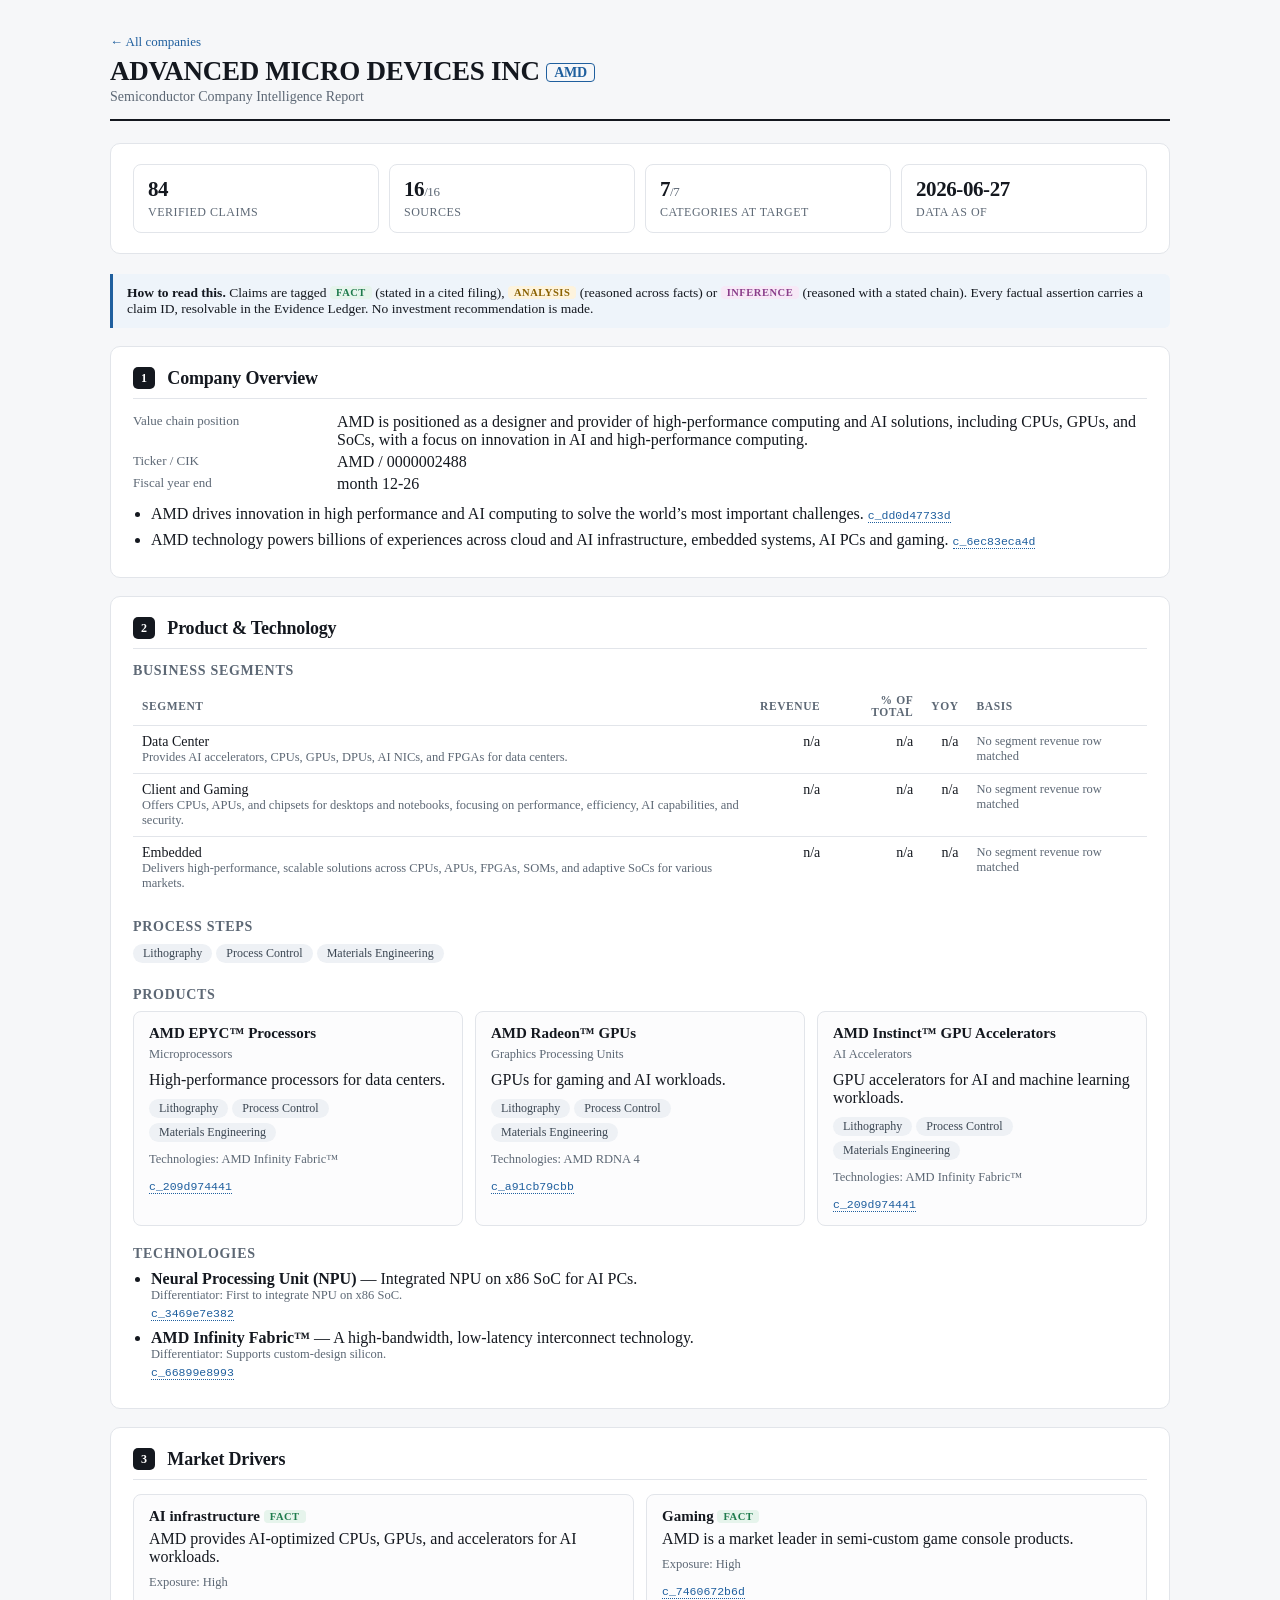
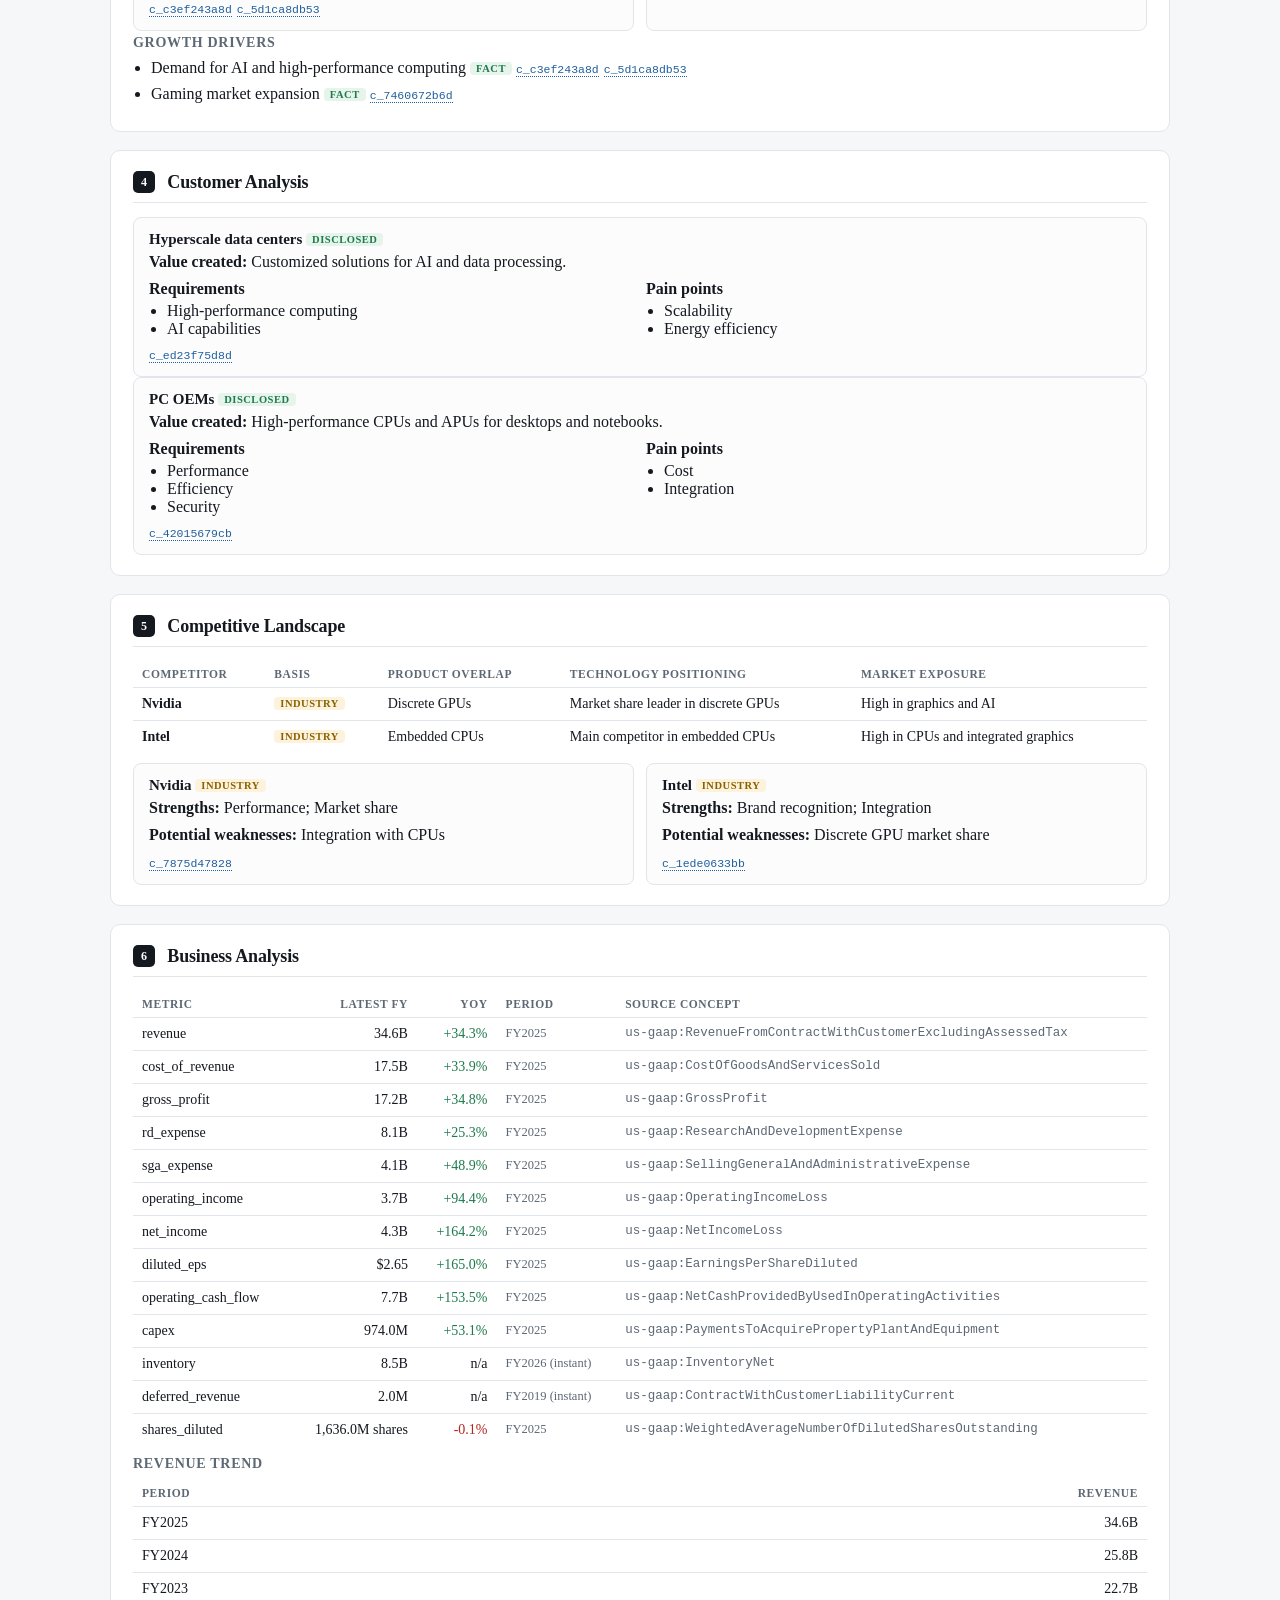
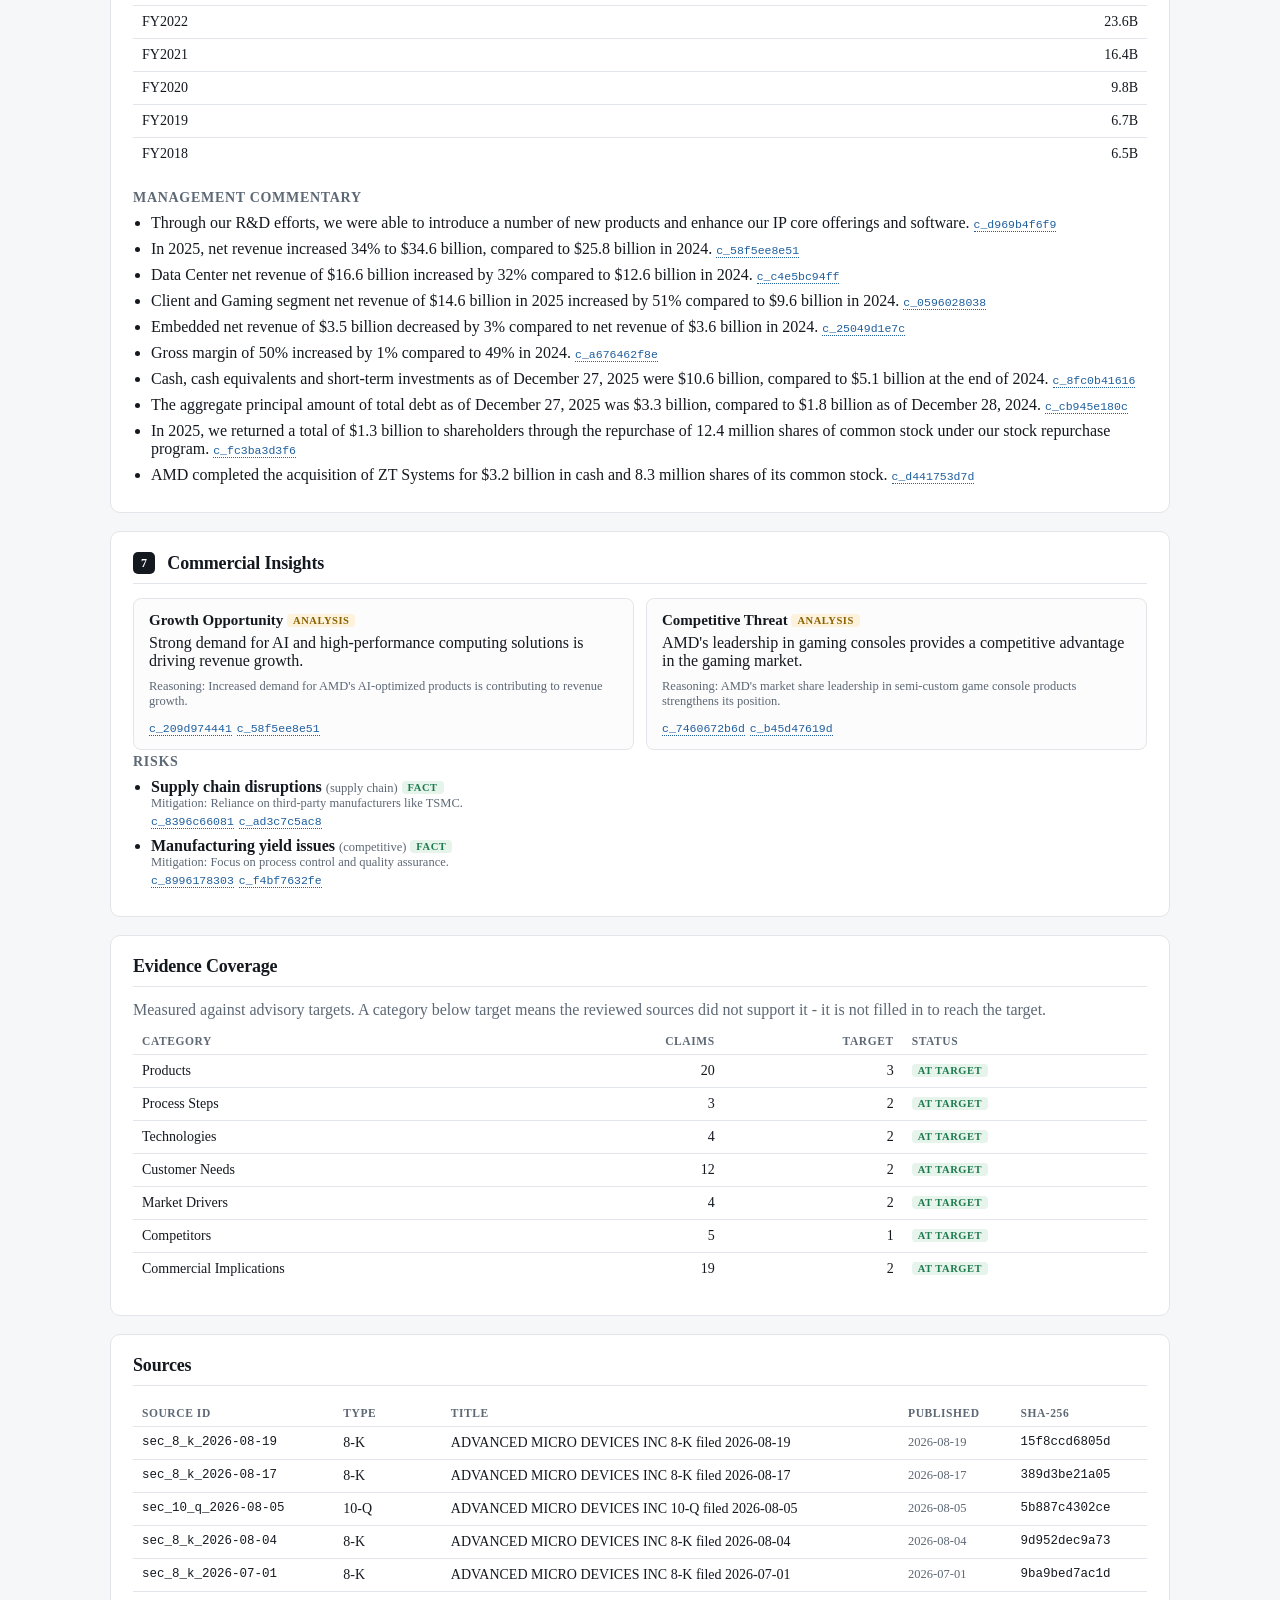
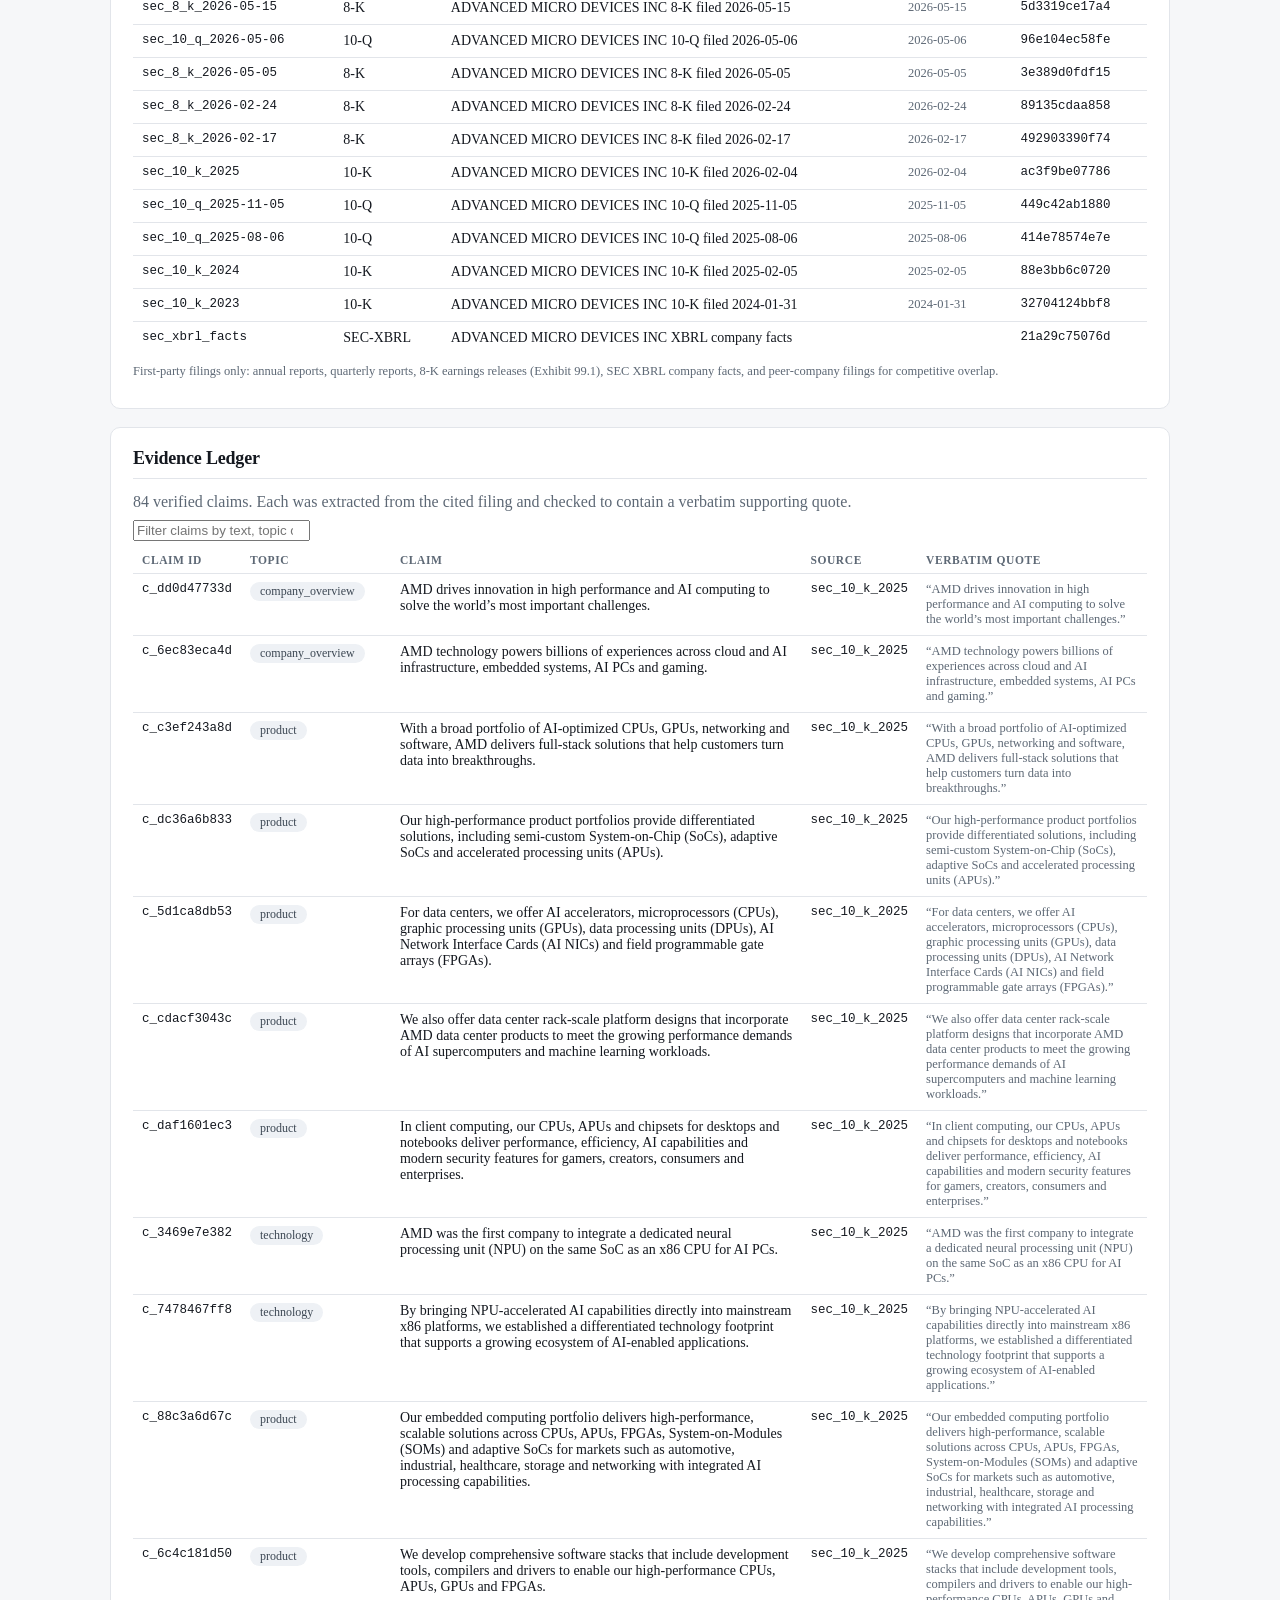
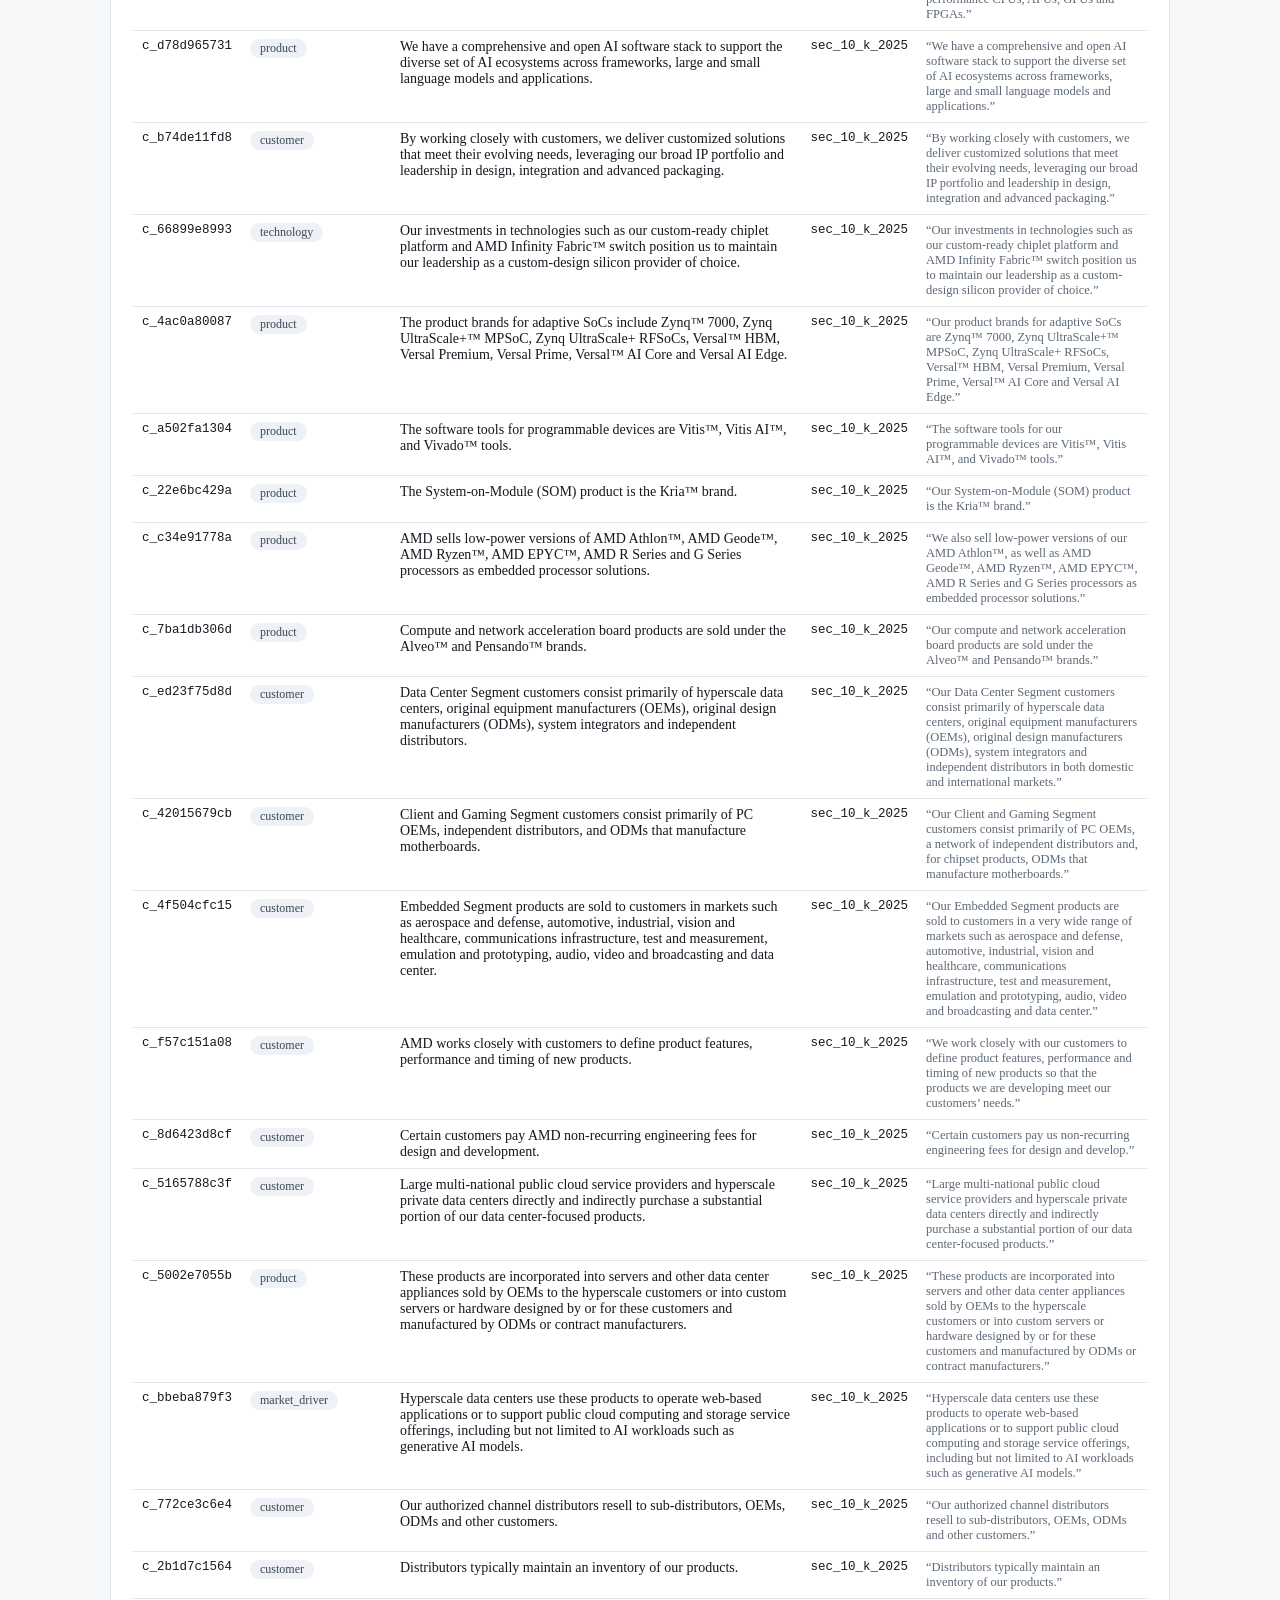
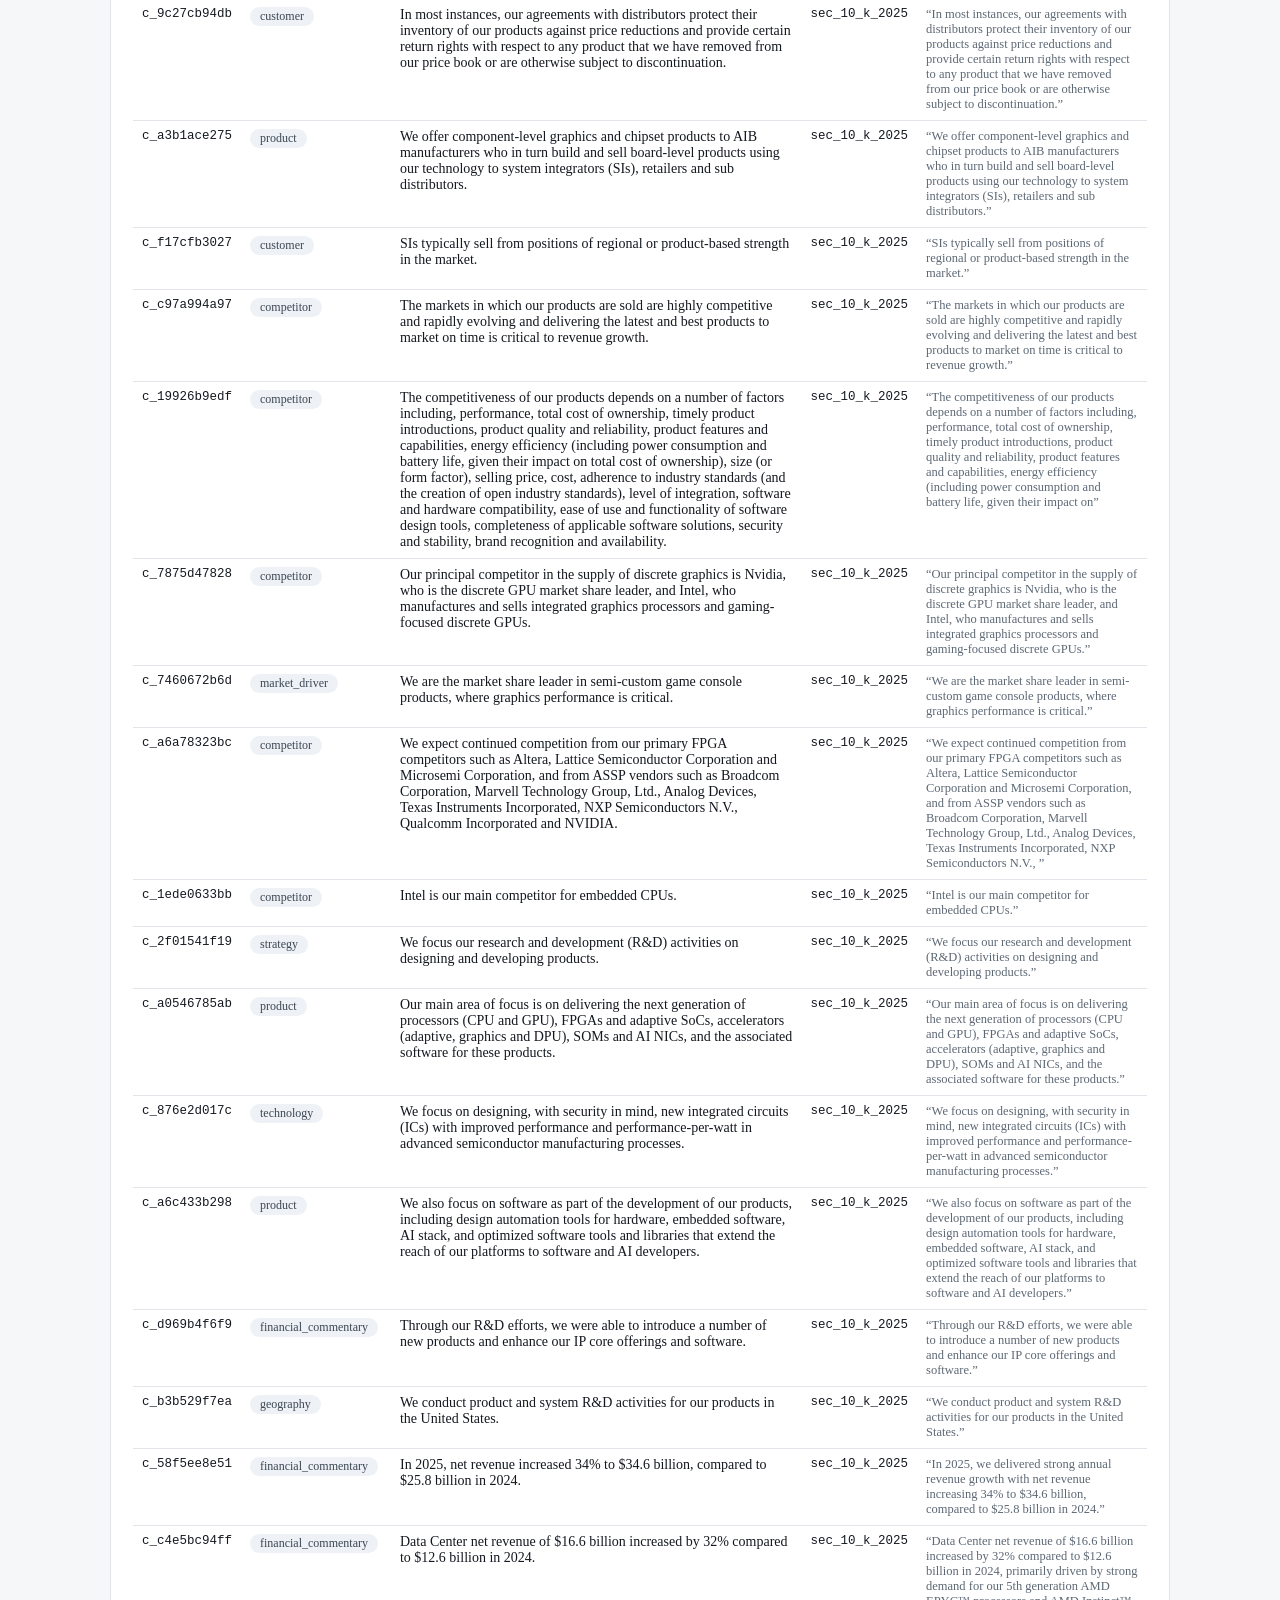
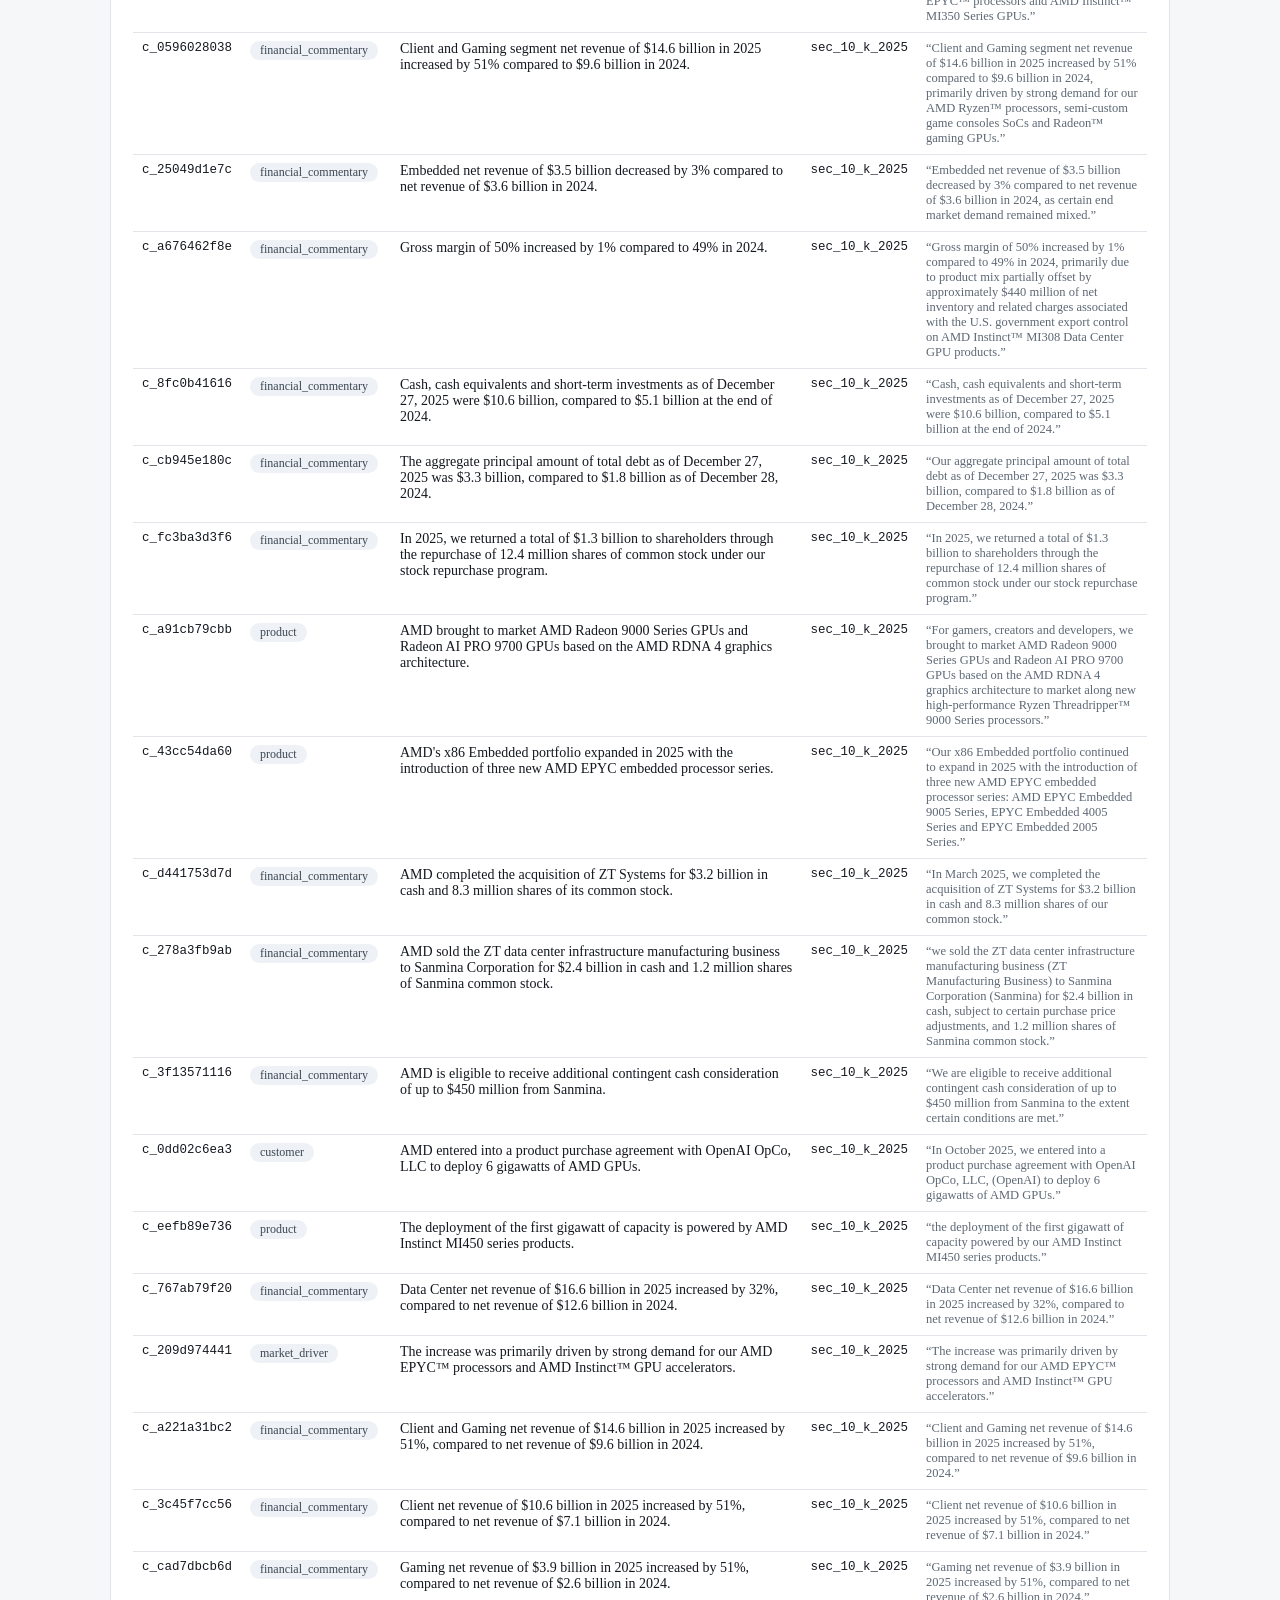
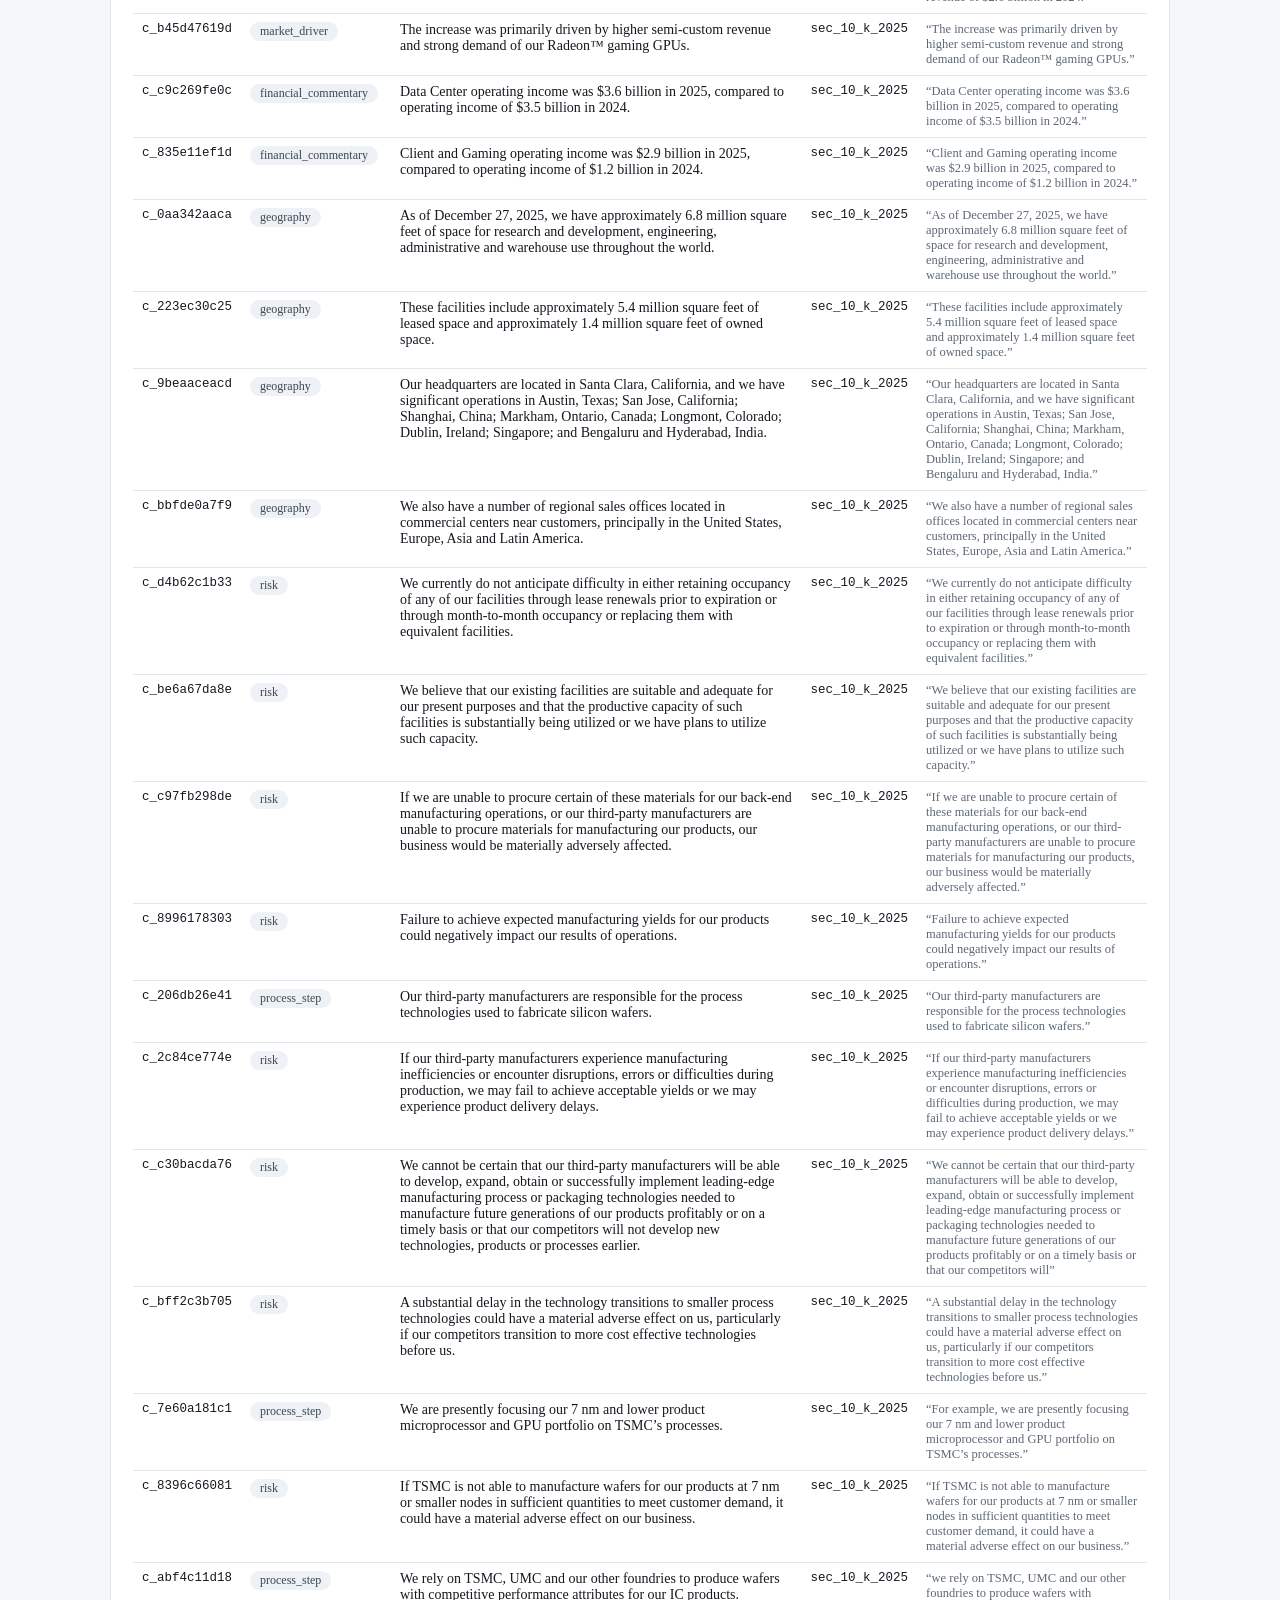
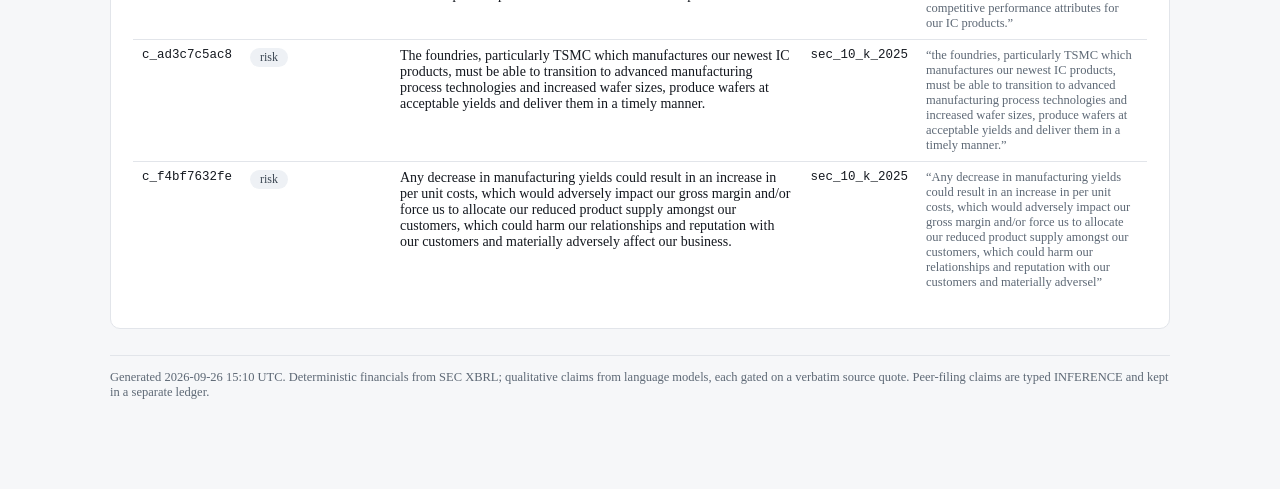
<file: site/amd.html>
<!DOCTYPE html>
<html lang="en">
<head>
<meta charset="utf-8">
<meta name="viewport" content="width=device-width, initial-scale=1">
<title>ADVANCED MICRO DEVICES INC (AMD) — Semiconductor Intelligence Report</title>
<style>
/* Shared stylesheet for the static report site.
   Inlined into every page so each HTML file is standalone and can be sent as-is.
   System fonts only - no network request, works offline. */

:root {
  --bg: #f6f7f9;
  --panel: #ffffff;
  --ink: #14181f;
  --muted: #5d6875;
  --line: #e2e5ea;
  --accent: #1f5f9e;
  --fact: #1d7a4c;
  --analysis: #8a6100;
  --inference: #8a3d8a;
  --neg: #b3261e;
  --pos: #1d7a4c;
}

* { box-sizing: border-box; }

body {
  margin: 0;
  background: var(--bg);
  color: var(--ink);
  font: 15px/1.6 -apple-system, BlinkMacSystemFont, &#34;Segoe UI&#34;, Roboto,
        &#34;Helvetica Neue&#34;, Arial, sans-serif;
  -webkit-font-smoothing: antialiased;
}

.wrap { max-width: 1100px; margin: 0 auto; padding: 32px 20px 80px; }

/* ---------- masthead ---------- */
.masthead { border-bottom: 2px solid var(--ink); padding-bottom: 14px; margin-bottom: 22px; }
.masthead h1 { margin: 6px 0 2px; font-size: 27px; letter-spacing: -0.01em; }
.masthead .sub { margin: 0; color: var(--muted); font-size: 14px; }
.masthead .ticker {
  font-size: 14px; font-weight: 600; color: var(--accent);
  border: 1px solid var(--accent); border-radius: 4px;
  padding: 1px 7px; vertical-align: 3px;
}
a.back { color: var(--accent); text-decoration: none; font-size: 13px; }
a.back:hover { text-decoration: underline; }

/* ---------- stat bar ---------- */
.bar {
  display: flex; flex-wrap: wrap; gap: 10px; margin: 0 0 20px;
}
.stat {
  flex: 1 1 150px; background: var(--panel); border: 1px solid var(--line);
  border-radius: 8px; padding: 12px 14px;
}
.stat b { display: block; font-size: 21px; letter-spacing: -0.02em; }
.stat b small { font-size: 13px; color: var(--muted); font-weight: 500; }
.stat span { color: var(--muted); font-size: 12px; text-transform: uppercase; letter-spacing: 0.04em; }

/* ---------- sections ---------- */
section {
  background: var(--panel); border: 1px solid var(--line); border-radius: 10px;
  padding: 20px 22px; margin-bottom: 18px;
}
h2 {
  font-size: 18px; margin: 0 0 14px; padding-bottom: 9px;
  border-bottom: 1px solid var(--line); letter-spacing: -0.01em;
}
h2 .n {
  display: inline-block; min-width: 22px; height: 22px; line-height: 22px;
  margin-right: 8px; text-align: center; font-size: 12px;
  background: var(--ink); color: #fff; border-radius: 5px; vertical-align: 2px;
}
h3 { font-size: 14px; margin: 20px 0 8px; text-transform: uppercase;
     letter-spacing: 0.05em; color: var(--muted); }
h3:first-of-type { margin-top: 4px; }
h4 { margin: 0 0 5px; font-size: 15px; }

p { margin: 0 0 9px; }
.muted { color: var(--muted); }
.small { font-size: 12.5px; }
.mono { font-family: ui-monospace, SFMono-Regular, Menlo, Consolas, monospace; }
.num { text-align: right; font-variant-numeric: tabular-nums; }
.pos { color: var(--pos); }
.neg { color: var(--neg); }

/* ---------- tables ---------- */
table { width: 100%; border-collapse: collapse; margin: 6px 0 10px; font-size: 14px; }
th {
  text-align: left; font-size: 11.5px; text-transform: uppercase;
  letter-spacing: 0.05em; color: var(--muted); font-weight: 600;
  border-bottom: 1px solid var(--line); padding: 7px 9px;
}
td { padding: 8px 9px; border-bottom: 1px solid var(--line); vertical-align: top; }
tr:last-child td { border-bottom: none; }
tr.sub td { background: #fafbfc; font-style: italic; }
tbody tr:target { background: #fff6d9; }

/* ---------- cards / lists ---------- */
.grid { display: grid; grid-template-columns: repeat(auto-fit, minmax(260px, 1fr)); gap: 12px; }
.card {
  border: 1px solid var(--line); border-radius: 8px; padding: 13px 15px;
  background: #fcfcfd;
}
.card p:last-child { margin-bottom: 0; }
ul.claims { margin: 0; padding-left: 18px; }
ul.claims li { margin-bottom: 8px; }
.two { display: grid; grid-template-columns: 1fr 1fr; gap: 12px; }
.two ul { margin: 4px 0 0; padding-left: 18px; }

dl.kv { display: grid; grid-template-columns: 190px 1fr; gap: 4px 14px; margin: 0 0 12px; }
dl.kv dt { color: var(--muted); font-size: 13px; }
dl.kv dd { margin: 0; }

/* ---------- inline badges ---------- */
.tag {
  display: inline-block; font-size: 10.5px; font-weight: 700; letter-spacing: 0.05em;
  text-transform: uppercase; padding: 1px 6px; border-radius: 4px;
  vertical-align: 1px; white-space: nowrap;
}
.tag.fact { background: #e6f4ec; color: var(--fact); }
.tag.analysis { background: #fdf3dd; color: var(--analysis); }
.tag.inference { background: #f7e9f7; color: var(--inference); }
.tag.disclosed { background: #e6f4ec; color: var(--fact); }

.chip {
  display: inline-block; font-size: 12px; background: #eef1f5; color: #3c4753;
  border-radius: 20px; padding: 2px 10px; margin: 0 4px 4px 0;
}
.chips { margin: 6px 0; }

a.cid {
  font-family: ui-monospace, SFMono-Regular, Menlo, Consolas, monospace;
  font-size: 11.5px; color: var(--accent); text-decoration: none;
  border-bottom: 1px dotted var(--accent);
}
a.cid:hover { background: #eaf2fa; }
.srcs { margin: 7px 0 0; }
.srcs a.cid { margin-right: 5px; }

/* ---------- callouts ---------- */
.callout {
  background: #eef4fa; border-left: 3px solid var(--accent);
  padding: 11px 14px; border-radius: 0 6px 6px 0; margin: 0 0 18px; font-size: 13.5px;
}
.callout.warn { background: #fdf6e6; border-left-color: #c8901c; }

/* ---------- ledger filter ---------- */
input[type=&#34;search&#34;] {
  width: 100%; padding: 8px 11px; font-size: 14px; margin: 4px 0 10px;
  border: 1px solid var(--line); border-radius: 7px; background: #fff;
  font-family: inherit;
}
input[type=&#34;search&#34;]:focus { outline: 2px solid #b9d4ec; border-color: var(--accent); }

footer { margin-top: 26px; padding-top: 14px; border-top: 1px solid var(--line); }

@media (max-width: 620px) {
  .two { grid-template-columns: 1fr; }
  dl.kv { grid-template-columns: 1fr; }
  dl.kv dt { margin-top: 6px; }
}

/* Stale-data banner: an issuer whose newest SEC filing is years old must be
   impossible to mistake for current intelligence. */
.callout.stale {
  background: #fdecea;
  border-left-color: var(--neg);
  border-left-width: 4px;
}

</style>
</head>
<body>
<div class="wrap">

<header class="masthead">
  <a class="back" href="index.html">&larr; All companies</a>
  <h1>ADVANCED MICRO DEVICES INC <span class="ticker">AMD</span></h1>
  <p class="sub">Semiconductor Company Intelligence Report</p>
</header>



<section class="bar">
  <div class="stat"><b>84</b><span>verified claims</span></div>
  <div class="stat"><b>16<small>/16</small></b><span>sources</span></div>
  <div class="stat"><b>7<small>/7</small></b><span>categories at target</span></div>
  <div class="stat"><b>2026-06-27</b><span>data as of</span></div>
</section>

<div class="callout">
  <strong>How to read this.</strong> Claims are tagged
  <span class="tag fact">FACT</span> (stated in a cited filing),
  <span class="tag analysis">ANALYSIS</span> (reasoned across facts) or
  <span class="tag inference">INFERENCE</span> (reasoned with a stated chain).
  Every factual assertion carries a claim ID, resolvable in the Evidence Ledger.
  No investment recommendation is made.
</div>

<section>
<h2><span class="n">1</span> Company Overview</h2>
<dl class="kv">
  <dt>Value chain position</dt><dd>AMD is positioned as a designer and provider of high-performance computing and AI solutions, including CPUs, GPUs, and SoCs, with a focus on innovation in AI and high-performance computing.</dd>
  <dt>Ticker / CIK</dt><dd>AMD / 0000002488</dd>
  <dt>Fiscal year end</dt><dd>month 12-26</dd>
</dl>
<ul class="claims">
  <li>AMD drives innovation in high performance and AI computing to solve the world’s most important challenges. <a class="cid" href="#c_dd0d47733d">c_dd0d47733d</a></li>
  <li>AMD technology powers billions of experiences across cloud and AI infrastructure, embedded systems, AI PCs and gaming. <a class="cid" href="#c_6ec83eca4d">c_6ec83eca4d</a></li>
</ul>
</section>


<section>
<h2><span class="n">2</span> Product &amp; Technology</h2>

<h3>Business segments</h3>
<table>
  <thead><tr><th>Segment</th><th class="num">Revenue</th><th class="num">% of total</th><th class="num">YoY</th><th>Basis</th></tr></thead>
  <tbody>
    <tr>
      <td>Data Center<div class="muted small">Provides AI accelerators, CPUs, GPUs, DPUs, AI NICs, and FPGAs for data centers.</div></td>
      <td class="num">n/a</td>
      <td class="num">n/a</td>
      <td class="num ">n/a</td>
      <td class="muted small">No segment revenue row matched</td>
    </tr>
    <tr>
      <td>Client and Gaming<div class="muted small">Offers CPUs, APUs, and chipsets for desktops and notebooks, focusing on performance, efficiency, AI capabilities, and security.</div></td>
      <td class="num">n/a</td>
      <td class="num">n/a</td>
      <td class="num ">n/a</td>
      <td class="muted small">No segment revenue row matched</td>
    </tr>
    <tr>
      <td>Embedded<div class="muted small">Delivers high-performance, scalable solutions across CPUs, APUs, FPGAs, SOMs, and adaptive SoCs for various markets.</div></td>
      <td class="num">n/a</td>
      <td class="num">n/a</td>
      <td class="num ">n/a</td>
      <td class="muted small">No segment revenue row matched</td>
    </tr>
  </tbody>
</table>

<h3>Process steps</h3>
<p class="chips"><span class="chip">Lithography</span><span class="chip">Process Control</span><span class="chip">Materials Engineering</span></p>

<h3>Products</h3>
<div class="grid">
  <div class="card">
    <h4>AMD EPYC™ Processors</h4>
<p class="muted small">Microprocessors</p><p>High-performance processors for data centers.</p><p class="chips"><span class="chip">Lithography</span><span class="chip">Process Control</span><span class="chip">Materials Engineering</span></p><p class="muted small">Technologies: AMD Infinity Fabric™</p>    <p class="srcs"><a class="cid" href="#c_209d974441">c_209d974441</a></p>
  </div>
  <div class="card">
    <h4>AMD Radeon™ GPUs</h4>
<p class="muted small">Graphics Processing Units</p><p>GPUs for gaming and AI workloads.</p><p class="chips"><span class="chip">Lithography</span><span class="chip">Process Control</span><span class="chip">Materials Engineering</span></p><p class="muted small">Technologies: AMD RDNA 4</p>    <p class="srcs"><a class="cid" href="#c_a91cb79cbb">c_a91cb79cbb</a></p>
  </div>
  <div class="card">
    <h4>AMD Instinct™ GPU Accelerators</h4>
<p class="muted small">AI Accelerators</p><p>GPU accelerators for AI and machine learning workloads.</p><p class="chips"><span class="chip">Lithography</span><span class="chip">Process Control</span><span class="chip">Materials Engineering</span></p><p class="muted small">Technologies: AMD Infinity Fabric™</p>    <p class="srcs"><a class="cid" href="#c_209d974441">c_209d974441</a></p>
  </div>
</div>

<h3>Technologies</h3>
<ul class="claims">
  <li><b>Neural Processing Unit (NPU)</b> — Integrated NPU on x86 SoC for AI PCs.<div class="muted small">Differentiator: First to integrate NPU on x86 SoC.</div>    <span class="srcs"><a class="cid" href="#c_3469e7e382">c_3469e7e382</a></span>
  </li>
  <li><b>AMD Infinity Fabric™</b> — A high-bandwidth, low-latency interconnect technology.<div class="muted small">Differentiator: Supports custom-design silicon.</div>    <span class="srcs"><a class="cid" href="#c_66899e8993">c_66899e8993</a></span>
  </li>
</ul>
</section>

<section>
<h2><span class="n">3</span> Market Drivers</h2>
<div class="grid">
  <div class="card">
    <h4>AI infrastructure <span class="tag fact">FACT</span></h4>
    <p>AMD provides AI-optimized CPUs, GPUs, and accelerators for AI workloads.</p>
<p class="muted small">Exposure: High</p>    <p class="srcs"><a class="cid" href="#c_c3ef243a8d">c_c3ef243a8d</a><a class="cid" href="#c_5d1ca8db53">c_5d1ca8db53</a></p>
  </div>
  <div class="card">
    <h4>Gaming <span class="tag fact">FACT</span></h4>
    <p>AMD is a market leader in semi-custom game console products.</p>
<p class="muted small">Exposure: High</p>    <p class="srcs"><a class="cid" href="#c_7460672b6d">c_7460672b6d</a></p>
  </div>
</div>

<h3>Growth drivers</h3>
<ul class="claims">
  <li>Demand for AI and high-performance computing <span class="tag fact">FACT</span>
    <span class="srcs"><a class="cid" href="#c_c3ef243a8d">c_c3ef243a8d</a><a class="cid" href="#c_5d1ca8db53">c_5d1ca8db53</a></span></li>
  <li>Gaming market expansion <span class="tag fact">FACT</span>
    <span class="srcs"><a class="cid" href="#c_7460672b6d">c_7460672b6d</a></span></li>
</ul>
</section>

<section>
<h2><span class="n">4</span> Customer Analysis</h2>
<div class="card">
  <h4>Hyperscale data centers
<span class="tag disclosed">disclosed</span>
  </h4>
<p><b>Value created:</b> Customized solutions for AI and data processing.</p>  <div class="two">
<div><b>Requirements</b><ul><li>High-performance computing</li><li>AI capabilities</li></ul></div><div><b>Pain points</b><ul><li>Scalability</li><li>Energy efficiency</li></ul></div>  </div>
  <p class="srcs"><a class="cid" href="#c_ed23f75d8d">c_ed23f75d8d</a></p>
</div>
<div class="card">
  <h4>PC OEMs
<span class="tag disclosed">disclosed</span>
  </h4>
<p><b>Value created:</b> High-performance CPUs and APUs for desktops and notebooks.</p>  <div class="two">
<div><b>Requirements</b><ul><li>Performance</li><li>Efficiency</li><li>Security</li></ul></div><div><b>Pain points</b><ul><li>Cost</li><li>Integration</li></ul></div>  </div>
  <p class="srcs"><a class="cid" href="#c_42015679cb">c_42015679cb</a></p>
</div>
</section>

<section>
<h2><span class="n">5</span> Competitive Landscape</h2>
<table>
  <thead><tr><th>Competitor</th><th>Basis</th><th>Product overlap</th><th>Technology positioning</th><th>Market exposure</th></tr></thead>
  <tbody>
    <tr>
      <td><b>Nvidia</b></td>
      <td><span class="tag analysis">industry</span></td>
      <td>Discrete GPUs</td>
      <td>Market share leader in discrete GPUs</td>
      <td>High in graphics and AI</td>
    </tr>
    <tr>
      <td><b>Intel</b></td>
      <td><span class="tag analysis">industry</span></td>
      <td>Embedded CPUs</td>
      <td>Main competitor in embedded CPUs</td>
      <td>High in CPUs and integrated graphics</td>
    </tr>
  </tbody>
</table>
<div class="grid">
  <div class="card">
    <h4>Nvidia <span class="tag analysis">industry</span></h4>
<p><b>Strengths:</b> Performance; Market share</p><p><b>Potential weaknesses:</b> Integration with CPUs</p>    <p class="srcs"><a class="cid" href="#c_7875d47828">c_7875d47828</a></p>
  </div>
  <div class="card">
    <h4>Intel <span class="tag analysis">industry</span></h4>
<p><b>Strengths:</b> Brand recognition; Integration</p><p><b>Potential weaknesses:</b> Discrete GPU market share</p>    <p class="srcs"><a class="cid" href="#c_1ede0633bb">c_1ede0633bb</a></p>
  </div>
</div>
</section>

<section>
<h2><span class="n">6</span> Business Analysis</h2>
<table>
  <thead><tr><th>Metric</th><th class="num">Latest FY</th><th class="num">YoY</th><th>Period</th><th>Source concept</th></tr></thead>
  <tbody>
    <tr>
      <td>revenue</td>
      <td class="num">34.6B</td>
      <td class="num pos">+34.3%</td>
      <td class="muted small">FY2025</td>
      <td class="muted small mono">us-gaap:RevenueFromContractWithCustomerExcludingAssessedTax</td>
    </tr>
    <tr>
      <td>cost_of_revenue</td>
      <td class="num">17.5B</td>
      <td class="num pos">+33.9%</td>
      <td class="muted small">FY2025</td>
      <td class="muted small mono">us-gaap:CostOfGoodsAndServicesSold</td>
    </tr>
    <tr>
      <td>gross_profit</td>
      <td class="num">17.2B</td>
      <td class="num pos">+34.8%</td>
      <td class="muted small">FY2025</td>
      <td class="muted small mono">us-gaap:GrossProfit</td>
    </tr>
    <tr>
      <td>rd_expense</td>
      <td class="num">8.1B</td>
      <td class="num pos">+25.3%</td>
      <td class="muted small">FY2025</td>
      <td class="muted small mono">us-gaap:ResearchAndDevelopmentExpense</td>
    </tr>
    <tr>
      <td>sga_expense</td>
      <td class="num">4.1B</td>
      <td class="num pos">+48.9%</td>
      <td class="muted small">FY2025</td>
      <td class="muted small mono">us-gaap:SellingGeneralAndAdministrativeExpense</td>
    </tr>
    <tr>
      <td>operating_income</td>
      <td class="num">3.7B</td>
      <td class="num pos">+94.4%</td>
      <td class="muted small">FY2025</td>
      <td class="muted small mono">us-gaap:OperatingIncomeLoss</td>
    </tr>
    <tr>
      <td>net_income</td>
      <td class="num">4.3B</td>
      <td class="num pos">+164.2%</td>
      <td class="muted small">FY2025</td>
      <td class="muted small mono">us-gaap:NetIncomeLoss</td>
    </tr>
    <tr>
      <td>diluted_eps</td>
      <td class="num">$2.65</td>
      <td class="num pos">+165.0%</td>
      <td class="muted small">FY2025</td>
      <td class="muted small mono">us-gaap:EarningsPerShareDiluted</td>
    </tr>
    <tr>
      <td>operating_cash_flow</td>
      <td class="num">7.7B</td>
      <td class="num pos">+153.5%</td>
      <td class="muted small">FY2025</td>
      <td class="muted small mono">us-gaap:NetCashProvidedByUsedInOperatingActivities</td>
    </tr>
    <tr>
      <td>capex</td>
      <td class="num">974.0M</td>
      <td class="num pos">+53.1%</td>
      <td class="muted small">FY2025</td>
      <td class="muted small mono">us-gaap:PaymentsToAcquirePropertyPlantAndEquipment</td>
    </tr>
    <tr>
      <td>inventory</td>
      <td class="num">8.5B</td>
      <td class="num ">n/a</td>
      <td class="muted small">FY2026 (instant)</td>
      <td class="muted small mono">us-gaap:InventoryNet</td>
    </tr>
    <tr>
      <td>deferred_revenue</td>
      <td class="num">2.0M</td>
      <td class="num ">n/a</td>
      <td class="muted small">FY2019 (instant)</td>
      <td class="muted small mono">us-gaap:ContractWithCustomerLiabilityCurrent</td>
    </tr>
    <tr>
      <td>shares_diluted</td>
      <td class="num">1,636.0M shares</td>
      <td class="num neg">-0.1%</td>
      <td class="muted small">FY2025</td>
      <td class="muted small mono">us-gaap:WeightedAverageNumberOfDilutedSharesOutstanding</td>
    </tr>
  </tbody>
</table>

<h3>Revenue trend</h3>
<table>
  <thead><tr><th>Period</th><th class="num">Revenue</th></tr></thead>
  <tbody>
    <tr><td>FY2025</td><td class="num">34.6B</td></tr>
    <tr><td>FY2024</td><td class="num">25.8B</td></tr>
    <tr><td>FY2023</td><td class="num">22.7B</td></tr>
    <tr><td>FY2022</td><td class="num">23.6B</td></tr>
    <tr><td>FY2021</td><td class="num">16.4B</td></tr>
    <tr><td>FY2020</td><td class="num">9.8B</td></tr>
    <tr><td>FY2019</td><td class="num">6.7B</td></tr>
    <tr><td>FY2018</td><td class="num">6.5B</td></tr>
  </tbody>
</table>

<h3>Management commentary</h3>
<ul class="claims">
<li>Through our R&amp;D efforts, we were able to introduce a number of new products and enhance our IP core offerings and software. <a class="cid" href="#c_d969b4f6f9">c_d969b4f6f9</a></li><li>In 2025, net revenue increased 34% to $34.6 billion, compared to $25.8 billion in 2024. <a class="cid" href="#c_58f5ee8e51">c_58f5ee8e51</a></li><li>Data Center net revenue of $16.6 billion increased by 32% compared to $12.6 billion in 2024. <a class="cid" href="#c_c4e5bc94ff">c_c4e5bc94ff</a></li><li>Client and Gaming segment net revenue of $14.6 billion in 2025 increased by 51% compared to $9.6 billion in 2024. <a class="cid" href="#c_0596028038">c_0596028038</a></li><li>Embedded net revenue of $3.5 billion decreased by 3% compared to net revenue of $3.6 billion in 2024. <a class="cid" href="#c_25049d1e7c">c_25049d1e7c</a></li><li>Gross margin of 50% increased by 1% compared to 49% in 2024. <a class="cid" href="#c_a676462f8e">c_a676462f8e</a></li><li>Cash, cash equivalents and short-term investments as of December 27, 2025 were $10.6 billion, compared to $5.1 billion at the end of 2024. <a class="cid" href="#c_8fc0b41616">c_8fc0b41616</a></li><li>The aggregate principal amount of total debt as of December 27, 2025 was $3.3 billion, compared to $1.8 billion as of December 28, 2024. <a class="cid" href="#c_cb945e180c">c_cb945e180c</a></li><li>In 2025, we returned a total of $1.3 billion to shareholders through the repurchase of 12.4 million shares of common stock under our stock repurchase program. <a class="cid" href="#c_fc3ba3d3f6">c_fc3ba3d3f6</a></li><li>AMD completed the acquisition of ZT Systems for $3.2 billion in cash and 8.3 million shares of its common stock. <a class="cid" href="#c_d441753d7d">c_d441753d7d</a></li></ul>
</section>

<section>
<h2><span class="n">7</span> Commercial Insights</h2>
<div class="grid">
  <div class="card">
    <h4>Growth Opportunity <span class="tag analysis">ANALYSIS</span></h4>
    <p>Strong demand for AI and high-performance computing solutions is driving revenue growth.</p>
<p class="muted small">Reasoning: Increased demand for AMD&#39;s AI-optimized products is contributing to revenue growth.</p>    <p class="srcs"><a class="cid" href="#c_209d974441">c_209d974441</a><a class="cid" href="#c_58f5ee8e51">c_58f5ee8e51</a></p>
  </div>
  <div class="card">
    <h4>Competitive Threat <span class="tag analysis">ANALYSIS</span></h4>
    <p>AMD&#39;s leadership in gaming consoles provides a competitive advantage in the gaming market.</p>
<p class="muted small">Reasoning: AMD&#39;s market share leadership in semi-custom game console products strengthens its position.</p>    <p class="srcs"><a class="cid" href="#c_7460672b6d">c_7460672b6d</a><a class="cid" href="#c_b45d47619d">c_b45d47619d</a></p>
  </div>
</div>

<h3>Risks</h3>
<ul class="claims">
  <li><b>Supply chain disruptions</b> <span class="muted small">(supply chain)</span>    <span class="tag fact">FACT</span>
<div class="muted small">Mitigation: Reliance on third-party manufacturers like TSMC.</div>    <span class="srcs"><a class="cid" href="#c_8396c66081">c_8396c66081</a><a class="cid" href="#c_ad3c7c5ac8">c_ad3c7c5ac8</a></span>
  </li>
  <li><b>Manufacturing yield issues</b> <span class="muted small">(competitive)</span>    <span class="tag fact">FACT</span>
<div class="muted small">Mitigation: Focus on process control and quality assurance.</div>    <span class="srcs"><a class="cid" href="#c_8996178303">c_8996178303</a><a class="cid" href="#c_f4bf7632fe">c_f4bf7632fe</a></span>
  </li>
</ul>
</section>

<section>
<h2>Evidence Coverage</h2>
<p class="muted">Measured against advisory targets. A category below target means the reviewed sources did not support it - it is not filled in to reach the target.</p>
<table>
  <thead><tr><th>Category</th><th class="num">Claims</th><th class="num">Target</th><th>Status</th></tr></thead>
  <tbody>
    <tr>
      <td>Products</td>
      <td class="num">20</td>
      <td class="num">3</td>
      <td><span class="tag fact">at target</span></td>
    </tr>
    <tr>
      <td>Process Steps</td>
      <td class="num">3</td>
      <td class="num">2</td>
      <td><span class="tag fact">at target</span></td>
    </tr>
    <tr>
      <td>Technologies</td>
      <td class="num">4</td>
      <td class="num">2</td>
      <td><span class="tag fact">at target</span></td>
    </tr>
    <tr>
      <td>Customer Needs</td>
      <td class="num">12</td>
      <td class="num">2</td>
      <td><span class="tag fact">at target</span></td>
    </tr>
    <tr>
      <td>Market Drivers</td>
      <td class="num">4</td>
      <td class="num">2</td>
      <td><span class="tag fact">at target</span></td>
    </tr>
    <tr>
      <td>Competitors</td>
      <td class="num">5</td>
      <td class="num">1</td>
      <td><span class="tag fact">at target</span></td>
    </tr>
    <tr>
      <td>Commercial Implications</td>
      <td class="num">19</td>
      <td class="num">2</td>
      <td><span class="tag fact">at target</span></td>
    </tr>
  </tbody>
</table>
</section>

<section>
<h2>Sources</h2>
<table>
  <thead><tr><th>Source ID</th><th>Type</th><th>Title</th><th>Published</th><th>SHA-256</th></tr></thead>
  <tbody>
    <tr>
      <td class="mono small">sec_8_k_2026-08-19</td>
      <td>8-K</td>
      <td>ADVANCED MICRO DEVICES INC 8-K filed 2026-08-19</td>
      <td class="muted small">2026-08-19</td>
      <td class="mono small">15f8ccd6805d</td>
    </tr>
    <tr>
      <td class="mono small">sec_8_k_2026-08-17</td>
      <td>8-K</td>
      <td>ADVANCED MICRO DEVICES INC 8-K filed 2026-08-17</td>
      <td class="muted small">2026-08-17</td>
      <td class="mono small">389d3be21a05</td>
    </tr>
    <tr>
      <td class="mono small">sec_10_q_2026-08-05</td>
      <td>10-Q</td>
      <td>ADVANCED MICRO DEVICES INC 10-Q filed 2026-08-05</td>
      <td class="muted small">2026-08-05</td>
      <td class="mono small">5b887c4302ce</td>
    </tr>
    <tr>
      <td class="mono small">sec_8_k_2026-08-04</td>
      <td>8-K</td>
      <td>ADVANCED MICRO DEVICES INC 8-K filed 2026-08-04</td>
      <td class="muted small">2026-08-04</td>
      <td class="mono small">9d952dec9a73</td>
    </tr>
    <tr>
      <td class="mono small">sec_8_k_2026-07-01</td>
      <td>8-K</td>
      <td>ADVANCED MICRO DEVICES INC 8-K filed 2026-07-01</td>
      <td class="muted small">2026-07-01</td>
      <td class="mono small">9ba9bed7ac1d</td>
    </tr>
    <tr>
      <td class="mono small">sec_8_k_2026-05-15</td>
      <td>8-K</td>
      <td>ADVANCED MICRO DEVICES INC 8-K filed 2026-05-15</td>
      <td class="muted small">2026-05-15</td>
      <td class="mono small">5d3319ce17a4</td>
    </tr>
    <tr>
      <td class="mono small">sec_10_q_2026-05-06</td>
      <td>10-Q</td>
      <td>ADVANCED MICRO DEVICES INC 10-Q filed 2026-05-06</td>
      <td class="muted small">2026-05-06</td>
      <td class="mono small">96e104ec58fe</td>
    </tr>
    <tr>
      <td class="mono small">sec_8_k_2026-05-05</td>
      <td>8-K</td>
      <td>ADVANCED MICRO DEVICES INC 8-K filed 2026-05-05</td>
      <td class="muted small">2026-05-05</td>
      <td class="mono small">3e389d0fdf15</td>
    </tr>
    <tr>
      <td class="mono small">sec_8_k_2026-02-24</td>
      <td>8-K</td>
      <td>ADVANCED MICRO DEVICES INC 8-K filed 2026-02-24</td>
      <td class="muted small">2026-02-24</td>
      <td class="mono small">89135cdaa858</td>
    </tr>
    <tr>
      <td class="mono small">sec_8_k_2026-02-17</td>
      <td>8-K</td>
      <td>ADVANCED MICRO DEVICES INC 8-K filed 2026-02-17</td>
      <td class="muted small">2026-02-17</td>
      <td class="mono small">492903390f74</td>
    </tr>
    <tr>
      <td class="mono small">sec_10_k_2025</td>
      <td>10-K</td>
      <td>ADVANCED MICRO DEVICES INC 10-K filed 2026-02-04</td>
      <td class="muted small">2026-02-04</td>
      <td class="mono small">ac3f9be07786</td>
    </tr>
    <tr>
      <td class="mono small">sec_10_q_2025-11-05</td>
      <td>10-Q</td>
      <td>ADVANCED MICRO DEVICES INC 10-Q filed 2025-11-05</td>
      <td class="muted small">2025-11-05</td>
      <td class="mono small">449c42ab1880</td>
    </tr>
    <tr>
      <td class="mono small">sec_10_q_2025-08-06</td>
      <td>10-Q</td>
      <td>ADVANCED MICRO DEVICES INC 10-Q filed 2025-08-06</td>
      <td class="muted small">2025-08-06</td>
      <td class="mono small">414e78574e7e</td>
    </tr>
    <tr>
      <td class="mono small">sec_10_k_2024</td>
      <td>10-K</td>
      <td>ADVANCED MICRO DEVICES INC 10-K filed 2025-02-05</td>
      <td class="muted small">2025-02-05</td>
      <td class="mono small">88e3bb6c0720</td>
    </tr>
    <tr>
      <td class="mono small">sec_10_k_2023</td>
      <td>10-K</td>
      <td>ADVANCED MICRO DEVICES INC 10-K filed 2024-01-31</td>
      <td class="muted small">2024-01-31</td>
      <td class="mono small">32704124bbf8</td>
    </tr>
    <tr>
      <td class="mono small">sec_xbrl_facts</td>
      <td>SEC-XBRL</td>
      <td>ADVANCED MICRO DEVICES INC XBRL company facts</td>
      <td class="muted small"></td>
      <td class="mono small">21a29c75076d</td>
    </tr>
  </tbody>
</table>
<p class="muted small">First-party filings only: annual reports, quarterly reports, 8-K earnings releases (Exhibit 99.1), SEC XBRL company facts, and peer-company filings for competitive overlap.</p>
</section>

<section>
<h2>Evidence Ledger</h2>
<p class="muted">84 verified claims. Each was extracted from the cited filing and checked to contain a verbatim supporting quote.</p>
<input type="search" id="ledgerFilter" placeholder="Filter claims by text, topic or source…" autocomplete="off">
<table id="ledger">
  <thead><tr><th>Claim ID</th><th>Topic</th><th>Claim</th><th>Source</th><th>Verbatim quote</th></tr></thead>
  <tbody>
    <tr id="c_dd0d47733d">
      <td class="mono small">c_dd0d47733d</td>
      <td><span class="chip">company_overview</span></td>
      <td>AMD drives innovation in high performance and AI computing to solve the world’s most important challenges.</td>
      <td class="mono small">sec_10_k_2025</td>
      <td class="muted small">“AMD drives innovation in high performance and AI computing to solve the world’s most important challenges.”</td>
    </tr>
    <tr id="c_6ec83eca4d">
      <td class="mono small">c_6ec83eca4d</td>
      <td><span class="chip">company_overview</span></td>
      <td>AMD technology powers billions of experiences across cloud and AI infrastructure, embedded systems, AI PCs and gaming.</td>
      <td class="mono small">sec_10_k_2025</td>
      <td class="muted small">“AMD technology powers billions of experiences across cloud and AI infrastructure, embedded systems, AI PCs and gaming.”</td>
    </tr>
    <tr id="c_c3ef243a8d">
      <td class="mono small">c_c3ef243a8d</td>
      <td><span class="chip">product</span></td>
      <td>With a broad portfolio of AI-optimized CPUs, GPUs, networking and software, AMD delivers full-stack solutions that help customers turn data into breakthroughs.</td>
      <td class="mono small">sec_10_k_2025</td>
      <td class="muted small">“With a broad portfolio of AI-optimized CPUs, GPUs, networking and software, AMD delivers full-stack solutions that help customers turn data into breakthroughs.”</td>
    </tr>
    <tr id="c_dc36a6b833">
      <td class="mono small">c_dc36a6b833</td>
      <td><span class="chip">product</span></td>
      <td>Our high-performance product portfolios provide differentiated solutions, including semi-custom System-on-Chip (SoCs), adaptive SoCs and accelerated processing units (APUs).</td>
      <td class="mono small">sec_10_k_2025</td>
      <td class="muted small">“Our high-performance product portfolios provide differentiated solutions, including semi-custom System-on-Chip (SoCs), adaptive SoCs and accelerated processing units (APUs).”</td>
    </tr>
    <tr id="c_5d1ca8db53">
      <td class="mono small">c_5d1ca8db53</td>
      <td><span class="chip">product</span></td>
      <td>For data centers, we offer AI accelerators, microprocessors (CPUs), graphic processing units (GPUs), data processing units (DPUs), AI Network Interface Cards (AI NICs) and field programmable gate arrays (FPGAs).</td>
      <td class="mono small">sec_10_k_2025</td>
      <td class="muted small">“For data centers, we offer AI accelerators, microprocessors (CPUs), graphic processing units (GPUs), data processing units (DPUs), AI Network Interface Cards (AI NICs) and field programmable gate arrays (FPGAs).”</td>
    </tr>
    <tr id="c_cdacf3043c">
      <td class="mono small">c_cdacf3043c</td>
      <td><span class="chip">product</span></td>
      <td>We also offer data center rack-scale platform designs that incorporate AMD data center products to meet the growing performance demands of AI supercomputers and machine learning workloads.</td>
      <td class="mono small">sec_10_k_2025</td>
      <td class="muted small">“We also offer data center rack-scale platform designs that incorporate AMD data center products to meet the growing performance demands of AI supercomputers and machine learning workloads.”</td>
    </tr>
    <tr id="c_daf1601ec3">
      <td class="mono small">c_daf1601ec3</td>
      <td><span class="chip">product</span></td>
      <td>In client computing, our CPUs, APUs and chipsets for desktops and notebooks deliver performance, efficiency, AI capabilities and modern security features for gamers, creators, consumers and enterprises.</td>
      <td class="mono small">sec_10_k_2025</td>
      <td class="muted small">“In client computing, our CPUs, APUs and chipsets for desktops and notebooks deliver performance, efficiency, AI capabilities and modern security features for gamers, creators, consumers and enterprises.”</td>
    </tr>
    <tr id="c_3469e7e382">
      <td class="mono small">c_3469e7e382</td>
      <td><span class="chip">technology</span></td>
      <td>AMD was the first company to integrate a dedicated neural processing unit (NPU) on the same SoC as an x86 CPU for AI PCs.</td>
      <td class="mono small">sec_10_k_2025</td>
      <td class="muted small">“AMD was the first company to integrate a dedicated neural processing unit (NPU) on the same SoC as an x86 CPU for AI PCs.”</td>
    </tr>
    <tr id="c_7478467ff8">
      <td class="mono small">c_7478467ff8</td>
      <td><span class="chip">technology</span></td>
      <td>By bringing NPU‑accelerated AI capabilities directly into mainstream x86 platforms, we established a differentiated technology footprint that supports a growing ecosystem of AI‑enabled applications.</td>
      <td class="mono small">sec_10_k_2025</td>
      <td class="muted small">“By bringing NPU‑accelerated AI capabilities directly into mainstream x86 platforms, we established a differentiated technology footprint that supports a growing ecosystem of AI‑enabled applications.”</td>
    </tr>
    <tr id="c_88c3a6d67c">
      <td class="mono small">c_88c3a6d67c</td>
      <td><span class="chip">product</span></td>
      <td>Our embedded computing portfolio delivers high-performance, scalable solutions across CPUs, APUs, FPGAs, System-on-Modules (SOMs) and adaptive SoCs for markets such as automotive, industrial, healthcare, storage and networking with integrated AI processing capabilities.</td>
      <td class="mono small">sec_10_k_2025</td>
      <td class="muted small">“Our embedded computing portfolio delivers high-performance, scalable solutions across CPUs, APUs, FPGAs, System-on-Modules (SOMs) and adaptive SoCs for markets such as automotive, industrial, healthcare, storage and networking with integrated AI processing capabilities.”</td>
    </tr>
    <tr id="c_6c4c181d50">
      <td class="mono small">c_6c4c181d50</td>
      <td><span class="chip">product</span></td>
      <td>We develop comprehensive software stacks that include development tools, compilers and drivers to enable our high-performance CPUs, APUs, GPUs and FPGAs.</td>
      <td class="mono small">sec_10_k_2025</td>
      <td class="muted small">“We develop comprehensive software stacks that include development tools, compilers and drivers to enable our high-performance CPUs, APUs, GPUs and FPGAs.”</td>
    </tr>
    <tr id="c_d78d965731">
      <td class="mono small">c_d78d965731</td>
      <td><span class="chip">product</span></td>
      <td>We have a comprehensive and open AI software stack to support the diverse set of AI ecosystems across frameworks, large and small language models and applications.</td>
      <td class="mono small">sec_10_k_2025</td>
      <td class="muted small">“We have a comprehensive and open AI software stack to support the diverse set of AI ecosystems across frameworks, large and small language models and applications.”</td>
    </tr>
    <tr id="c_b74de11fd8">
      <td class="mono small">c_b74de11fd8</td>
      <td><span class="chip">customer</span></td>
      <td>By working closely with customers, we deliver customized solutions that meet their evolving needs, leveraging our broad IP portfolio and leadership in design, integration and advanced packaging.</td>
      <td class="mono small">sec_10_k_2025</td>
      <td class="muted small">“By working closely with customers, we deliver customized solutions that meet their evolving needs, leveraging our broad IP portfolio and leadership in design, integration and advanced packaging.”</td>
    </tr>
    <tr id="c_66899e8993">
      <td class="mono small">c_66899e8993</td>
      <td><span class="chip">technology</span></td>
      <td>Our investments in technologies such as our custom-ready chiplet platform and AMD Infinity Fabric™ switch position us to maintain our leadership as a custom-design silicon provider of choice.</td>
      <td class="mono small">sec_10_k_2025</td>
      <td class="muted small">“Our investments in technologies such as our custom-ready chiplet platform and AMD Infinity Fabric™ switch position us to maintain our leadership as a custom-design silicon provider of choice.”</td>
    </tr>
    <tr id="c_4ac0a80087">
      <td class="mono small">c_4ac0a80087</td>
      <td><span class="chip">product</span></td>
      <td>The product brands for adaptive SoCs include Zynq™ 7000, Zynq UltraScale+™ MPSoC, Zynq UltraScale+ RFSoCs, Versal™ HBM, Versal Premium, Versal Prime, Versal™ AI Core and Versal AI Edge.</td>
      <td class="mono small">sec_10_k_2025</td>
      <td class="muted small">“Our product brands for adaptive SoCs are Zynq™ 7000, Zynq UltraScale+™ MPSoC, Zynq UltraScale+ RFSoCs, Versal™ HBM, Versal Premium, Versal Prime, Versal™ AI Core and Versal AI Edge.”</td>
    </tr>
    <tr id="c_a502fa1304">
      <td class="mono small">c_a502fa1304</td>
      <td><span class="chip">product</span></td>
      <td>The software tools for programmable devices are Vitis™, Vitis AI™, and Vivado™ tools.</td>
      <td class="mono small">sec_10_k_2025</td>
      <td class="muted small">“The software tools for our programmable devices are Vitis™, Vitis AI™, and Vivado™ tools.”</td>
    </tr>
    <tr id="c_22e6bc429a">
      <td class="mono small">c_22e6bc429a</td>
      <td><span class="chip">product</span></td>
      <td>The System-on-Module (SOM) product is the Kria™ brand.</td>
      <td class="mono small">sec_10_k_2025</td>
      <td class="muted small">“Our System-on-Module (SOM) product is the Kria™ brand.”</td>
    </tr>
    <tr id="c_c34e91778a">
      <td class="mono small">c_c34e91778a</td>
      <td><span class="chip">product</span></td>
      <td>AMD sells low-power versions of AMD Athlon™, AMD Geode™, AMD Ryzen™, AMD EPYC™, AMD R Series and G Series processors as embedded processor solutions.</td>
      <td class="mono small">sec_10_k_2025</td>
      <td class="muted small">“We also sell low-power versions of our AMD Athlon™, as well as AMD Geode™, AMD Ryzen™, AMD EPYC™, AMD R Series and G Series processors as embedded processor solutions.”</td>
    </tr>
    <tr id="c_7ba1db306d">
      <td class="mono small">c_7ba1db306d</td>
      <td><span class="chip">product</span></td>
      <td>Compute and network acceleration board products are sold under the Alveo™ and Pensando™ brands.</td>
      <td class="mono small">sec_10_k_2025</td>
      <td class="muted small">“Our compute and network acceleration board products are sold under the Alveo™ and Pensando™ brands.”</td>
    </tr>
    <tr id="c_ed23f75d8d">
      <td class="mono small">c_ed23f75d8d</td>
      <td><span class="chip">customer</span></td>
      <td>Data Center Segment customers consist primarily of hyperscale data centers, original equipment manufacturers (OEMs), original design manufacturers (ODMs), system integrators and independent distributors.</td>
      <td class="mono small">sec_10_k_2025</td>
      <td class="muted small">“Our Data Center Segment customers consist primarily of hyperscale data centers, original equipment manufacturers (OEMs), original design manufacturers (ODMs), system integrators and independent distributors in both domestic and international markets.”</td>
    </tr>
    <tr id="c_42015679cb">
      <td class="mono small">c_42015679cb</td>
      <td><span class="chip">customer</span></td>
      <td>Client and Gaming Segment customers consist primarily of PC OEMs, independent distributors, and ODMs that manufacture motherboards.</td>
      <td class="mono small">sec_10_k_2025</td>
      <td class="muted small">“Our Client and Gaming Segment customers consist primarily of PC OEMs, a network of independent distributors and, for chipset products, ODMs that manufacture motherboards.”</td>
    </tr>
    <tr id="c_4f504cfc15">
      <td class="mono small">c_4f504cfc15</td>
      <td><span class="chip">customer</span></td>
      <td>Embedded Segment products are sold to customers in markets such as aerospace and defense, automotive, industrial, vision and healthcare, communications infrastructure, test and measurement, emulation and prototyping, audio, video and broadcasting and data center.</td>
      <td class="mono small">sec_10_k_2025</td>
      <td class="muted small">“Our Embedded Segment products are sold to customers in a very wide range of markets such as aerospace and defense, automotive, industrial, vision and healthcare, communications infrastructure, test and measurement, emulation and prototyping, audio, video and broadcasting and data center.”</td>
    </tr>
    <tr id="c_f57c151a08">
      <td class="mono small">c_f57c151a08</td>
      <td><span class="chip">customer</span></td>
      <td>AMD works closely with customers to define product features, performance and timing of new products.</td>
      <td class="mono small">sec_10_k_2025</td>
      <td class="muted small">“We work closely with our customers to define product features, performance and timing of new products so that the products we are developing meet our customers’ needs.”</td>
    </tr>
    <tr id="c_8d6423d8cf">
      <td class="mono small">c_8d6423d8cf</td>
      <td><span class="chip">customer</span></td>
      <td>Certain customers pay AMD non-recurring engineering fees for design and development.</td>
      <td class="mono small">sec_10_k_2025</td>
      <td class="muted small">“Certain customers pay us non-recurring engineering fees for design and develop.”</td>
    </tr>
    <tr id="c_5165788c3f">
      <td class="mono small">c_5165788c3f</td>
      <td><span class="chip">customer</span></td>
      <td>Large multi-national public cloud service providers and hyperscale private data centers directly and indirectly purchase a substantial portion of our data center-focused products.</td>
      <td class="mono small">sec_10_k_2025</td>
      <td class="muted small">“Large multi-national public cloud service providers and hyperscale private data centers directly and indirectly purchase a substantial portion of our data center-focused products.”</td>
    </tr>
    <tr id="c_5002e7055b">
      <td class="mono small">c_5002e7055b</td>
      <td><span class="chip">product</span></td>
      <td>These products are incorporated into servers and other data center appliances sold by OEMs to the hyperscale customers or into custom servers or hardware designed by or for these customers and manufactured by ODMs or contract manufacturers.</td>
      <td class="mono small">sec_10_k_2025</td>
      <td class="muted small">“These products are incorporated into servers and other data center appliances sold by OEMs to the hyperscale customers or into custom servers or hardware designed by or for these customers and manufactured by ODMs or contract manufacturers.”</td>
    </tr>
    <tr id="c_bbeba879f3">
      <td class="mono small">c_bbeba879f3</td>
      <td><span class="chip">market_driver</span></td>
      <td>Hyperscale data centers use these products to operate web-based applications or to support public cloud computing and storage service offerings, including but not limited to AI workloads such as generative AI models.</td>
      <td class="mono small">sec_10_k_2025</td>
      <td class="muted small">“Hyperscale data centers use these products to operate web-based applications or to support public cloud computing and storage service offerings, including but not limited to AI workloads such as generative AI models.”</td>
    </tr>
    <tr id="c_772ce3c6e4">
      <td class="mono small">c_772ce3c6e4</td>
      <td><span class="chip">customer</span></td>
      <td>Our authorized channel distributors resell to sub-distributors, OEMs, ODMs and other customers.</td>
      <td class="mono small">sec_10_k_2025</td>
      <td class="muted small">“Our authorized channel distributors resell to sub-distributors, OEMs, ODMs and other customers.”</td>
    </tr>
    <tr id="c_2b1d7c1564">
      <td class="mono small">c_2b1d7c1564</td>
      <td><span class="chip">customer</span></td>
      <td>Distributors typically maintain an inventory of our products.</td>
      <td class="mono small">sec_10_k_2025</td>
      <td class="muted small">“Distributors typically maintain an inventory of our products.”</td>
    </tr>
    <tr id="c_9c27cb94db">
      <td class="mono small">c_9c27cb94db</td>
      <td><span class="chip">customer</span></td>
      <td>In most instances, our agreements with distributors protect their inventory of our products against price reductions and provide certain return rights with respect to any product that we have removed from our price book or are otherwise subject to discontinuation.</td>
      <td class="mono small">sec_10_k_2025</td>
      <td class="muted small">“In most instances, our agreements with distributors protect their inventory of our products against price reductions and provide certain return rights with respect to any product that we have removed from our price book or are otherwise subject to discontinuation.”</td>
    </tr>
    <tr id="c_a3b1ace275">
      <td class="mono small">c_a3b1ace275</td>
      <td><span class="chip">product</span></td>
      <td>We offer component-level graphics and chipset products to AIB manufacturers who in turn build and sell board-level products using our technology to system integrators (SIs), retailers and sub distributors.</td>
      <td class="mono small">sec_10_k_2025</td>
      <td class="muted small">“We offer component-level graphics and chipset products to AIB manufacturers who in turn build and sell board-level products using our technology to system integrators (SIs), retailers and sub distributors.”</td>
    </tr>
    <tr id="c_f17cfb3027">
      <td class="mono small">c_f17cfb3027</td>
      <td><span class="chip">customer</span></td>
      <td>SIs typically sell from positions of regional or product-based strength in the market.</td>
      <td class="mono small">sec_10_k_2025</td>
      <td class="muted small">“SIs typically sell from positions of regional or product-based strength in the market.”</td>
    </tr>
    <tr id="c_c97a994a97">
      <td class="mono small">c_c97a994a97</td>
      <td><span class="chip">competitor</span></td>
      <td>The markets in which our products are sold are highly competitive and rapidly evolving and delivering the latest and best products to market on time is critical to revenue growth.</td>
      <td class="mono small">sec_10_k_2025</td>
      <td class="muted small">“The markets in which our products are sold are highly competitive and rapidly evolving and delivering the latest and best products to market on time is critical to revenue growth.”</td>
    </tr>
    <tr id="c_19926b9edf">
      <td class="mono small">c_19926b9edf</td>
      <td><span class="chip">competitor</span></td>
      <td>The competitiveness of our products depends on a number of factors including, performance, total cost of ownership, timely product introductions, product quality and reliability, product features and capabilities, energy efficiency (including power consumption and battery life, given their impact on total cost of ownership), size (or form factor), selling price, cost, adherence to industry standards (and the creation of open industry standards), level of integration, software and hardware compatibility, ease of use and functionality of software design tools, completeness of applicable software solutions, security and stability, brand recognition and availability.</td>
      <td class="mono small">sec_10_k_2025</td>
      <td class="muted small">“The competitiveness of our products depends on a number of factors including, performance, total cost of ownership, timely product introductions, product quality and reliability, product features and capabilities, energy efficiency (including power consumption and battery life, given their impact on”</td>
    </tr>
    <tr id="c_7875d47828">
      <td class="mono small">c_7875d47828</td>
      <td><span class="chip">competitor</span></td>
      <td>Our principal competitor in the supply of discrete graphics is Nvidia, who is the discrete GPU market share leader, and Intel, who manufactures and sells integrated graphics processors and gaming-focused discrete GPUs.</td>
      <td class="mono small">sec_10_k_2025</td>
      <td class="muted small">“Our principal competitor in the supply of discrete graphics is Nvidia, who is the discrete GPU market share leader, and Intel, who manufactures and sells integrated graphics processors and gaming-focused discrete GPUs.”</td>
    </tr>
    <tr id="c_7460672b6d">
      <td class="mono small">c_7460672b6d</td>
      <td><span class="chip">market_driver</span></td>
      <td>We are the market share leader in semi-custom game console products, where graphics performance is critical.</td>
      <td class="mono small">sec_10_k_2025</td>
      <td class="muted small">“We are the market share leader in semi-custom game console products, where graphics performance is critical.”</td>
    </tr>
    <tr id="c_a6a78323bc">
      <td class="mono small">c_a6a78323bc</td>
      <td><span class="chip">competitor</span></td>
      <td>We expect continued competition from our primary FPGA competitors such as Altera, Lattice Semiconductor Corporation and Microsemi Corporation, and from ASSP vendors such as Broadcom Corporation, Marvell Technology Group, Ltd., Analog Devices, Texas Instruments Incorporated, NXP Semiconductors N.V., Qualcomm Incorporated and NVIDIA.</td>
      <td class="mono small">sec_10_k_2025</td>
      <td class="muted small">“We expect continued competition from our primary FPGA competitors such as Altera, Lattice Semiconductor Corporation and Microsemi Corporation, and from ASSP vendors such as Broadcom Corporation, Marvell Technology Group, Ltd., Analog Devices, Texas Instruments Incorporated, NXP Semiconductors N.V., ”</td>
    </tr>
    <tr id="c_1ede0633bb">
      <td class="mono small">c_1ede0633bb</td>
      <td><span class="chip">competitor</span></td>
      <td>Intel is our main competitor for embedded CPUs.</td>
      <td class="mono small">sec_10_k_2025</td>
      <td class="muted small">“Intel is our main competitor for embedded CPUs.”</td>
    </tr>
    <tr id="c_2f01541f19">
      <td class="mono small">c_2f01541f19</td>
      <td><span class="chip">strategy</span></td>
      <td>We focus our research and development (R&amp;D) activities on designing and developing products.</td>
      <td class="mono small">sec_10_k_2025</td>
      <td class="muted small">“We focus our research and development (R&amp;D) activities on designing and developing products.”</td>
    </tr>
    <tr id="c_a0546785ab">
      <td class="mono small">c_a0546785ab</td>
      <td><span class="chip">product</span></td>
      <td>Our main area of focus is on delivering the next generation of processors (CPU and GPU), FPGAs and adaptive SoCs, accelerators (adaptive, graphics and DPU), SOMs and AI NICs, and the associated software for these products.</td>
      <td class="mono small">sec_10_k_2025</td>
      <td class="muted small">“Our main area of focus is on delivering the next generation of processors (CPU and GPU), FPGAs and adaptive SoCs, accelerators (adaptive, graphics and DPU), SOMs and AI NICs, and the associated software for these products.”</td>
    </tr>
    <tr id="c_876e2d017c">
      <td class="mono small">c_876e2d017c</td>
      <td><span class="chip">technology</span></td>
      <td>We focus on designing, with security in mind, new integrated circuits (ICs) with improved performance and performance-per-watt in advanced semiconductor manufacturing processes.</td>
      <td class="mono small">sec_10_k_2025</td>
      <td class="muted small">“We focus on designing, with security in mind, new integrated circuits (ICs) with improved performance and performance-per-watt in advanced semiconductor manufacturing processes.”</td>
    </tr>
    <tr id="c_a6c433b298">
      <td class="mono small">c_a6c433b298</td>
      <td><span class="chip">product</span></td>
      <td>We also focus on software as part of the development of our products, including design automation tools for hardware, embedded software, AI stack, and optimized software tools and libraries that extend the reach of our platforms to software and AI developers.</td>
      <td class="mono small">sec_10_k_2025</td>
      <td class="muted small">“We also focus on software as part of the development of our products, including design automation tools for hardware, embedded software, AI stack, and optimized software tools and libraries that extend the reach of our platforms to software and AI developers.”</td>
    </tr>
    <tr id="c_d969b4f6f9">
      <td class="mono small">c_d969b4f6f9</td>
      <td><span class="chip">financial_commentary</span></td>
      <td>Through our R&amp;D efforts, we were able to introduce a number of new products and enhance our IP core offerings and software.</td>
      <td class="mono small">sec_10_k_2025</td>
      <td class="muted small">“Through our R&amp;D efforts, we were able to introduce a number of new products and enhance our IP core offerings and software.”</td>
    </tr>
    <tr id="c_b3b529f7ea">
      <td class="mono small">c_b3b529f7ea</td>
      <td><span class="chip">geography</span></td>
      <td>We conduct product and system R&amp;D activities for our products in the United States.</td>
      <td class="mono small">sec_10_k_2025</td>
      <td class="muted small">“We conduct product and system R&amp;D activities for our products in the United States.”</td>
    </tr>
    <tr id="c_58f5ee8e51">
      <td class="mono small">c_58f5ee8e51</td>
      <td><span class="chip">financial_commentary</span></td>
      <td>In 2025, net revenue increased 34% to $34.6 billion, compared to $25.8 billion in 2024.</td>
      <td class="mono small">sec_10_k_2025</td>
      <td class="muted small">“In 2025, we delivered strong annual revenue growth with net revenue increasing 34% to $34.6 billion, compared to $25.8 billion in 2024.”</td>
    </tr>
    <tr id="c_c4e5bc94ff">
      <td class="mono small">c_c4e5bc94ff</td>
      <td><span class="chip">financial_commentary</span></td>
      <td>Data Center net revenue of $16.6 billion increased by 32% compared to $12.6 billion in 2024.</td>
      <td class="mono small">sec_10_k_2025</td>
      <td class="muted small">“Data Center net revenue of $16.6 billion increased by 32% compared to $12.6 billion in 2024, primarily driven by strong demand for our 5th generation AMD EPYC™ processors and AMD Instinct™ MI350 Series GPUs.”</td>
    </tr>
    <tr id="c_0596028038">
      <td class="mono small">c_0596028038</td>
      <td><span class="chip">financial_commentary</span></td>
      <td>Client and Gaming segment net revenue of $14.6 billion in 2025 increased by 51% compared to $9.6 billion in 2024.</td>
      <td class="mono small">sec_10_k_2025</td>
      <td class="muted small">“Client and Gaming segment net revenue of $14.6 billion in 2025 increased by 51% compared to $9.6 billion in 2024, primarily driven by strong demand for our AMD Ryzen™ processors, semi-custom game consoles SoCs and Radeon™ gaming GPUs.”</td>
    </tr>
    <tr id="c_25049d1e7c">
      <td class="mono small">c_25049d1e7c</td>
      <td><span class="chip">financial_commentary</span></td>
      <td>Embedded net revenue of $3.5 billion decreased by 3% compared to net revenue of $3.6 billion in 2024.</td>
      <td class="mono small">sec_10_k_2025</td>
      <td class="muted small">“Embedded net revenue of $3.5 billion decreased by 3% compared to net revenue of $3.6 billion in 2024, as certain end market demand remained mixed.”</td>
    </tr>
    <tr id="c_a676462f8e">
      <td class="mono small">c_a676462f8e</td>
      <td><span class="chip">financial_commentary</span></td>
      <td>Gross margin of 50% increased by 1% compared to 49% in 2024.</td>
      <td class="mono small">sec_10_k_2025</td>
      <td class="muted small">“Gross margin of 50% increased by 1% compared to 49% in 2024, primarily due to product mix partially offset by approximately $440 million of net inventory and related charges associated with the U.S. government export control on AMD Instinct™ MI308 Data Center GPU products.”</td>
    </tr>
    <tr id="c_8fc0b41616">
      <td class="mono small">c_8fc0b41616</td>
      <td><span class="chip">financial_commentary</span></td>
      <td>Cash, cash equivalents and short-term investments as of December 27, 2025 were $10.6 billion, compared to $5.1 billion at the end of 2024.</td>
      <td class="mono small">sec_10_k_2025</td>
      <td class="muted small">“Cash, cash equivalents and short-term investments as of December 27, 2025 were $10.6 billion, compared to $5.1 billion at the end of 2024.”</td>
    </tr>
    <tr id="c_cb945e180c">
      <td class="mono small">c_cb945e180c</td>
      <td><span class="chip">financial_commentary</span></td>
      <td>The aggregate principal amount of total debt as of December 27, 2025 was $3.3 billion, compared to $1.8 billion as of December 28, 2024.</td>
      <td class="mono small">sec_10_k_2025</td>
      <td class="muted small">“Our aggregate principal amount of total debt as of December 27, 2025 was $3.3 billion, compared to $1.8 billion as of December 28, 2024.”</td>
    </tr>
    <tr id="c_fc3ba3d3f6">
      <td class="mono small">c_fc3ba3d3f6</td>
      <td><span class="chip">financial_commentary</span></td>
      <td>In 2025, we returned a total of $1.3 billion to shareholders through the repurchase of 12.4 million shares of common stock under our stock repurchase program.</td>
      <td class="mono small">sec_10_k_2025</td>
      <td class="muted small">“In 2025, we returned a total of $1.3 billion to shareholders through the repurchase of 12.4 million shares of common stock under our stock repurchase program.”</td>
    </tr>
    <tr id="c_a91cb79cbb">
      <td class="mono small">c_a91cb79cbb</td>
      <td><span class="chip">product</span></td>
      <td>AMD brought to market AMD Radeon 9000 Series GPUs and Radeon AI PRO 9700 GPUs based on the AMD RDNA 4 graphics architecture.</td>
      <td class="mono small">sec_10_k_2025</td>
      <td class="muted small">“For gamers, creators and developers, we brought to market AMD Radeon 9000 Series GPUs and Radeon AI PRO 9700 GPUs based on the AMD RDNA 4 graphics architecture to market along new high-performance Ryzen Threadripper™ 9000 Series processors.”</td>
    </tr>
    <tr id="c_43cc54da60">
      <td class="mono small">c_43cc54da60</td>
      <td><span class="chip">product</span></td>
      <td>AMD&#39;s x86 Embedded portfolio expanded in 2025 with the introduction of three new AMD EPYC embedded processor series.</td>
      <td class="mono small">sec_10_k_2025</td>
      <td class="muted small">“Our x86 Embedded portfolio continued to expand in 2025 with the introduction of three new AMD EPYC embedded processor series: AMD EPYC Embedded 9005 Series, EPYC Embedded 4005 Series and EPYC Embedded 2005 Series.”</td>
    </tr>
    <tr id="c_d441753d7d">
      <td class="mono small">c_d441753d7d</td>
      <td><span class="chip">financial_commentary</span></td>
      <td>AMD completed the acquisition of ZT Systems for $3.2 billion in cash and 8.3 million shares of its common stock.</td>
      <td class="mono small">sec_10_k_2025</td>
      <td class="muted small">“In March 2025, we completed the acquisition of ZT Systems for $3.2 billion in cash and 8.3 million shares of our common stock.”</td>
    </tr>
    <tr id="c_278a3fb9ab">
      <td class="mono small">c_278a3fb9ab</td>
      <td><span class="chip">financial_commentary</span></td>
      <td>AMD sold the ZT data center infrastructure manufacturing business to Sanmina Corporation for $2.4 billion in cash and 1.2 million shares of Sanmina common stock.</td>
      <td class="mono small">sec_10_k_2025</td>
      <td class="muted small">“we sold the ZT data center infrastructure manufacturing business (ZT Manufacturing Business) to Sanmina Corporation (Sanmina) for $2.4 billion in cash, subject to certain purchase price adjustments, and 1.2 million shares of Sanmina common stock.”</td>
    </tr>
    <tr id="c_3f13571116">
      <td class="mono small">c_3f13571116</td>
      <td><span class="chip">financial_commentary</span></td>
      <td>AMD is eligible to receive additional contingent cash consideration of up to $450 million from Sanmina.</td>
      <td class="mono small">sec_10_k_2025</td>
      <td class="muted small">“We are eligible to receive additional contingent cash consideration of up to $450 million from Sanmina to the extent certain conditions are met.”</td>
    </tr>
    <tr id="c_0dd02c6ea3">
      <td class="mono small">c_0dd02c6ea3</td>
      <td><span class="chip">customer</span></td>
      <td>AMD entered into a product purchase agreement with OpenAI OpCo, LLC to deploy 6 gigawatts of AMD GPUs.</td>
      <td class="mono small">sec_10_k_2025</td>
      <td class="muted small">“In October 2025, we entered into a product purchase agreement with OpenAI OpCo, LLC, (OpenAI) to deploy 6 gigawatts of AMD GPUs.”</td>
    </tr>
    <tr id="c_eefb89e736">
      <td class="mono small">c_eefb89e736</td>
      <td><span class="chip">product</span></td>
      <td>The deployment of the first gigawatt of capacity is powered by AMD Instinct MI450 series products.</td>
      <td class="mono small">sec_10_k_2025</td>
      <td class="muted small">“the deployment of the first gigawatt of capacity powered by our AMD Instinct MI450 series products.”</td>
    </tr>
    <tr id="c_767ab79f20">
      <td class="mono small">c_767ab79f20</td>
      <td><span class="chip">financial_commentary</span></td>
      <td>Data Center net revenue of $16.6 billion in 2025 increased by 32%, compared to net revenue of $12.6 billion in 2024.</td>
      <td class="mono small">sec_10_k_2025</td>
      <td class="muted small">“Data Center net revenue of $16.6 billion in 2025 increased by 32%, compared to net revenue of $12.6 billion in 2024.”</td>
    </tr>
    <tr id="c_209d974441">
      <td class="mono small">c_209d974441</td>
      <td><span class="chip">market_driver</span></td>
      <td>The increase was primarily driven by strong demand for our AMD EPYC™ processors and AMD Instinct™ GPU accelerators.</td>
      <td class="mono small">sec_10_k_2025</td>
      <td class="muted small">“The increase was primarily driven by strong demand for our AMD EPYC™ processors and AMD Instinct™ GPU accelerators.”</td>
    </tr>
    <tr id="c_a221a31bc2">
      <td class="mono small">c_a221a31bc2</td>
      <td><span class="chip">financial_commentary</span></td>
      <td>Client and Gaming net revenue of $14.6 billion in 2025 increased by 51%, compared to net revenue of $9.6 billion in 2024.</td>
      <td class="mono small">sec_10_k_2025</td>
      <td class="muted small">“Client and Gaming net revenue of $14.6 billion in 2025 increased by 51%, compared to net revenue of $9.6 billion in 2024.”</td>
    </tr>
    <tr id="c_3c45f7cc56">
      <td class="mono small">c_3c45f7cc56</td>
      <td><span class="chip">financial_commentary</span></td>
      <td>Client net revenue of $10.6 billion in 2025 increased by 51%, compared to net revenue of $7.1 billion in 2024.</td>
      <td class="mono small">sec_10_k_2025</td>
      <td class="muted small">“Client net revenue of $10.6 billion in 2025 increased by 51%, compared to net revenue of $7.1 billion in 2024.”</td>
    </tr>
    <tr id="c_cad7dbcb6d">
      <td class="mono small">c_cad7dbcb6d</td>
      <td><span class="chip">financial_commentary</span></td>
      <td>Gaming net revenue of $3.9 billion in 2025 increased by 51%, compared to net revenue of $2.6 billion in 2024.</td>
      <td class="mono small">sec_10_k_2025</td>
      <td class="muted small">“Gaming net revenue of $3.9 billion in 2025 increased by 51%, compared to net revenue of $2.6 billion in 2024.”</td>
    </tr>
    <tr id="c_b45d47619d">
      <td class="mono small">c_b45d47619d</td>
      <td><span class="chip">market_driver</span></td>
      <td>The increase was primarily driven by higher semi-custom revenue and strong demand of our Radeon™ gaming GPUs.</td>
      <td class="mono small">sec_10_k_2025</td>
      <td class="muted small">“The increase was primarily driven by higher semi-custom revenue and strong demand of our Radeon™ gaming GPUs.”</td>
    </tr>
    <tr id="c_c9c269fe0c">
      <td class="mono small">c_c9c269fe0c</td>
      <td><span class="chip">financial_commentary</span></td>
      <td>Data Center operating income was $3.6 billion in 2025, compared to operating income of $3.5 billion in 2024.</td>
      <td class="mono small">sec_10_k_2025</td>
      <td class="muted small">“Data Center operating income was $3.6 billion in 2025, compared to operating income of $3.5 billion in 2024.”</td>
    </tr>
    <tr id="c_835e11ef1d">
      <td class="mono small">c_835e11ef1d</td>
      <td><span class="chip">financial_commentary</span></td>
      <td>Client and Gaming operating income was $2.9 billion in 2025, compared to operating income of $1.2 billion in 2024.</td>
      <td class="mono small">sec_10_k_2025</td>
      <td class="muted small">“Client and Gaming operating income was $2.9 billion in 2025, compared to operating income of $1.2 billion in 2024.”</td>
    </tr>
    <tr id="c_0aa342aaca">
      <td class="mono small">c_0aa342aaca</td>
      <td><span class="chip">geography</span></td>
      <td>As of December 27, 2025, we have approximately 6.8 million square feet of space for research and development, engineering, administrative and warehouse use throughout the world.</td>
      <td class="mono small">sec_10_k_2025</td>
      <td class="muted small">“As of December 27, 2025, we have approximately 6.8 million square feet of space for research and development, engineering, administrative and warehouse use throughout the world.”</td>
    </tr>
    <tr id="c_223ec30c25">
      <td class="mono small">c_223ec30c25</td>
      <td><span class="chip">geography</span></td>
      <td>These facilities include approximately 5.4 million square feet of leased space and approximately 1.4 million square feet of owned space.</td>
      <td class="mono small">sec_10_k_2025</td>
      <td class="muted small">“These facilities include approximately 5.4 million square feet of leased space and approximately 1.4 million square feet of owned space.”</td>
    </tr>
    <tr id="c_9beaaceacd">
      <td class="mono small">c_9beaaceacd</td>
      <td><span class="chip">geography</span></td>
      <td>Our headquarters are located in Santa Clara, California, and we have significant operations in Austin, Texas; San Jose, California; Shanghai, China; Markham, Ontario, Canada; Longmont, Colorado; Dublin, Ireland; Singapore; and Bengaluru and Hyderabad, India.</td>
      <td class="mono small">sec_10_k_2025</td>
      <td class="muted small">“Our headquarters are located in Santa Clara, California, and we have significant operations in Austin, Texas; San Jose, California; Shanghai, China; Markham, Ontario, Canada; Longmont, Colorado; Dublin, Ireland; Singapore; and Bengaluru and Hyderabad, India.”</td>
    </tr>
    <tr id="c_bbfde0a7f9">
      <td class="mono small">c_bbfde0a7f9</td>
      <td><span class="chip">geography</span></td>
      <td>We also have a number of regional sales offices located in commercial centers near customers, principally in the United States, Europe, Asia and Latin America.</td>
      <td class="mono small">sec_10_k_2025</td>
      <td class="muted small">“We also have a number of regional sales offices located in commercial centers near customers, principally in the United States, Europe, Asia and Latin America.”</td>
    </tr>
    <tr id="c_d4b62c1b33">
      <td class="mono small">c_d4b62c1b33</td>
      <td><span class="chip">risk</span></td>
      <td>We currently do not anticipate difficulty in either retaining occupancy of any of our facilities through lease renewals prior to expiration or through month-to-month occupancy or replacing them with equivalent facilities.</td>
      <td class="mono small">sec_10_k_2025</td>
      <td class="muted small">“We currently do not anticipate difficulty in either retaining occupancy of any of our facilities through lease renewals prior to expiration or through month-to-month occupancy or replacing them with equivalent facilities.”</td>
    </tr>
    <tr id="c_be6a67da8e">
      <td class="mono small">c_be6a67da8e</td>
      <td><span class="chip">risk</span></td>
      <td>We believe that our existing facilities are suitable and adequate for our present purposes and that the productive capacity of such facilities is substantially being utilized or we have plans to utilize such capacity.</td>
      <td class="mono small">sec_10_k_2025</td>
      <td class="muted small">“We believe that our existing facilities are suitable and adequate for our present purposes and that the productive capacity of such facilities is substantially being utilized or we have plans to utilize such capacity.”</td>
    </tr>
    <tr id="c_c97fb298de">
      <td class="mono small">c_c97fb298de</td>
      <td><span class="chip">risk</span></td>
      <td>If we are unable to procure certain of these materials for our back-end manufacturing operations, or our third-party manufacturers are unable to procure materials for manufacturing our products, our business would be materially adversely affected.</td>
      <td class="mono small">sec_10_k_2025</td>
      <td class="muted small">“If we are unable to procure certain of these materials for our back-end manufacturing operations, or our third-party manufacturers are unable to procure materials for manufacturing our products, our business would be materially adversely affected.”</td>
    </tr>
    <tr id="c_8996178303">
      <td class="mono small">c_8996178303</td>
      <td><span class="chip">risk</span></td>
      <td>Failure to achieve expected manufacturing yields for our products could negatively impact our results of operations.</td>
      <td class="mono small">sec_10_k_2025</td>
      <td class="muted small">“Failure to achieve expected manufacturing yields for our products could negatively impact our results of operations.”</td>
    </tr>
    <tr id="c_206db26e41">
      <td class="mono small">c_206db26e41</td>
      <td><span class="chip">process_step</span></td>
      <td>Our third-party manufacturers are responsible for the process technologies used to fabricate silicon wafers.</td>
      <td class="mono small">sec_10_k_2025</td>
      <td class="muted small">“Our third-party manufacturers are responsible for the process technologies used to fabricate silicon wafers.”</td>
    </tr>
    <tr id="c_2c84ce774e">
      <td class="mono small">c_2c84ce774e</td>
      <td><span class="chip">risk</span></td>
      <td>If our third-party manufacturers experience manufacturing inefficiencies or encounter disruptions, errors or difficulties during production, we may fail to achieve acceptable yields or we may experience product delivery delays.</td>
      <td class="mono small">sec_10_k_2025</td>
      <td class="muted small">“If our third-party manufacturers experience manufacturing inefficiencies or encounter disruptions, errors or difficulties during production, we may fail to achieve acceptable yields or we may experience product delivery delays.”</td>
    </tr>
    <tr id="c_c30bacda76">
      <td class="mono small">c_c30bacda76</td>
      <td><span class="chip">risk</span></td>
      <td>We cannot be certain that our third-party manufacturers will be able to develop, expand, obtain or successfully implement leading-edge manufacturing process or packaging technologies needed to manufacture future generations of our products profitably or on a timely basis or that our competitors will not develop new technologies, products or processes earlier.</td>
      <td class="mono small">sec_10_k_2025</td>
      <td class="muted small">“We cannot be certain that our third-party manufacturers will be able to develop, expand, obtain or successfully implement leading-edge manufacturing process or packaging technologies needed to manufacture future generations of our products profitably or on a timely basis or that our competitors will”</td>
    </tr>
    <tr id="c_bff2c3b705">
      <td class="mono small">c_bff2c3b705</td>
      <td><span class="chip">risk</span></td>
      <td>A substantial delay in the technology transitions to smaller process technologies could have a material adverse effect on us, particularly if our competitors transition to more cost effective technologies before us.</td>
      <td class="mono small">sec_10_k_2025</td>
      <td class="muted small">“A substantial delay in the technology transitions to smaller process technologies could have a material adverse effect on us, particularly if our competitors transition to more cost effective technologies before us.”</td>
    </tr>
    <tr id="c_7e60a181c1">
      <td class="mono small">c_7e60a181c1</td>
      <td><span class="chip">process_step</span></td>
      <td>We are presently focusing our 7 nm and lower product microprocessor and GPU portfolio on TSMC’s processes.</td>
      <td class="mono small">sec_10_k_2025</td>
      <td class="muted small">“For example, we are presently focusing our 7 nm and lower product microprocessor and GPU portfolio on TSMC’s processes.”</td>
    </tr>
    <tr id="c_8396c66081">
      <td class="mono small">c_8396c66081</td>
      <td><span class="chip">risk</span></td>
      <td>If TSMC is not able to manufacture wafers for our products at 7 nm or smaller nodes in sufficient quantities to meet customer demand, it could have a material adverse effect on our business.</td>
      <td class="mono small">sec_10_k_2025</td>
      <td class="muted small">“If TSMC is not able to manufacture wafers for our products at 7 nm or smaller nodes in sufficient quantities to meet customer demand, it could have a material adverse effect on our business.”</td>
    </tr>
    <tr id="c_abf4c11d18">
      <td class="mono small">c_abf4c11d18</td>
      <td><span class="chip">process_step</span></td>
      <td>We rely on TSMC, UMC and our other foundries to produce wafers with competitive performance attributes for our IC products.</td>
      <td class="mono small">sec_10_k_2025</td>
      <td class="muted small">“we rely on TSMC, UMC and our other foundries to produce wafers with competitive performance attributes for our IC products.”</td>
    </tr>
    <tr id="c_ad3c7c5ac8">
      <td class="mono small">c_ad3c7c5ac8</td>
      <td><span class="chip">risk</span></td>
      <td>The foundries, particularly TSMC which manufactures our newest IC products, must be able to transition to advanced manufacturing process technologies and increased wafer sizes, produce wafers at acceptable yields and deliver them in a timely manner.</td>
      <td class="mono small">sec_10_k_2025</td>
      <td class="muted small">“the foundries, particularly TSMC which manufactures our newest IC products, must be able to transition to advanced manufacturing process technologies and increased wafer sizes, produce wafers at acceptable yields and deliver them in a timely manner.”</td>
    </tr>
    <tr id="c_f4bf7632fe">
      <td class="mono small">c_f4bf7632fe</td>
      <td><span class="chip">risk</span></td>
      <td>Any decrease in manufacturing yields could result in an increase in per unit costs, which would adversely impact our gross margin and/or force us to allocate our reduced product supply amongst our customers, which could harm our relationships and reputation with our customers and materially adversely affect our business.</td>
      <td class="mono small">sec_10_k_2025</td>
      <td class="muted small">“Any decrease in manufacturing yields could result in an increase in per unit costs, which would adversely impact our gross margin and/or force us to allocate our reduced product supply amongst our customers, which could harm our relationships and reputation with our customers and materially adversel”</td>
    </tr>
  </tbody>
</table>
</section>

<footer>
  <p class="muted small">
    Generated 2026-09-26 15:10 UTC.
    Deterministic financials from SEC XBRL; qualitative claims from language models,
    each gated on a verbatim source quote. Peer-filing claims are typed INFERENCE
    and kept in a separate ledger.
  </p>
</footer>

</div>
<script>
// Ledger filter. Tiny and dependency-free: the ledger is the audit trail, so being
// able to search it matters more than any interactive flourish.
(function () {
  var input = document.getElementById('ledgerFilter');
  if (!input) return;
  var rows = Array.prototype.slice.call(
    document.querySelectorAll('#ledger tbody tr')
  );
  input.addEventListener('input', function () {
    var q = input.value.trim().toLowerCase();
    rows.forEach(function (r) {
      r.style.display = !q || r.textContent.toLowerCase().indexOf(q) !== -1 ? '' : 'none';
    });
  });
})();
</script>
</body>
</html>
</file>
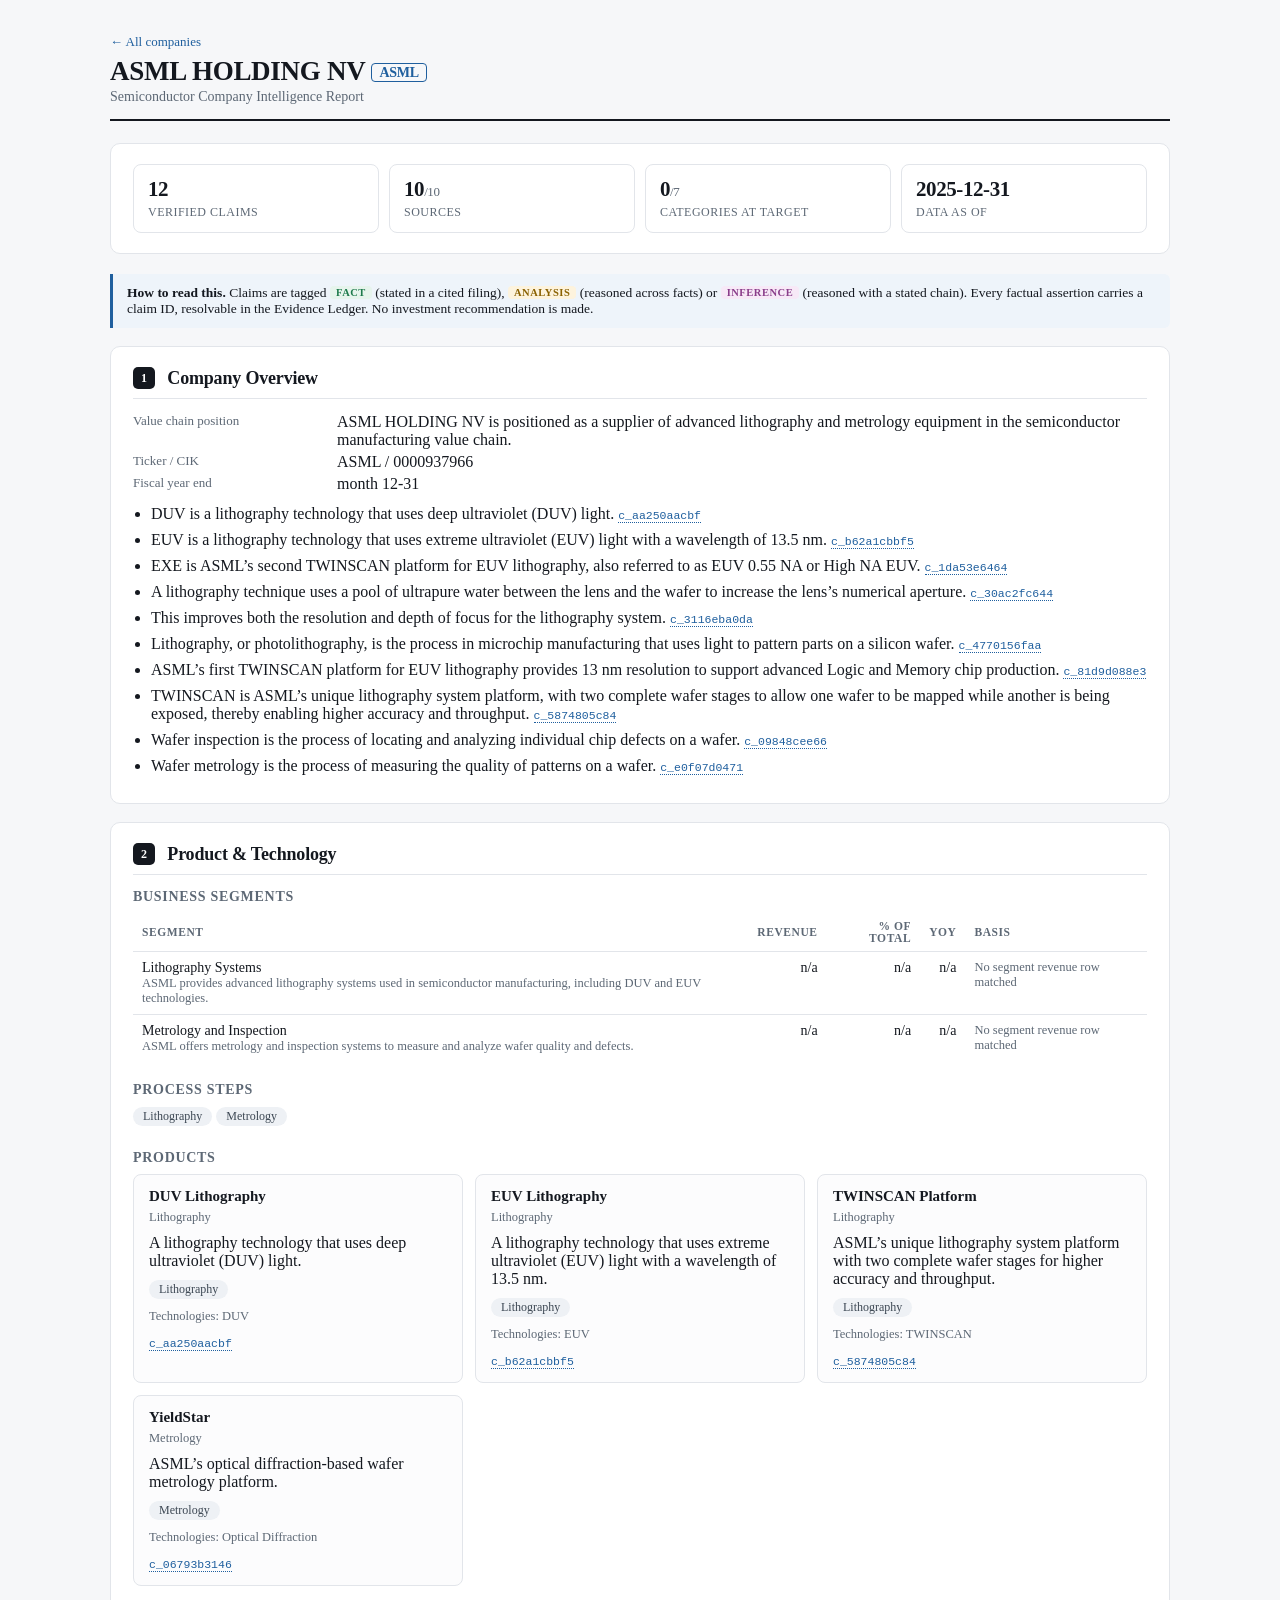
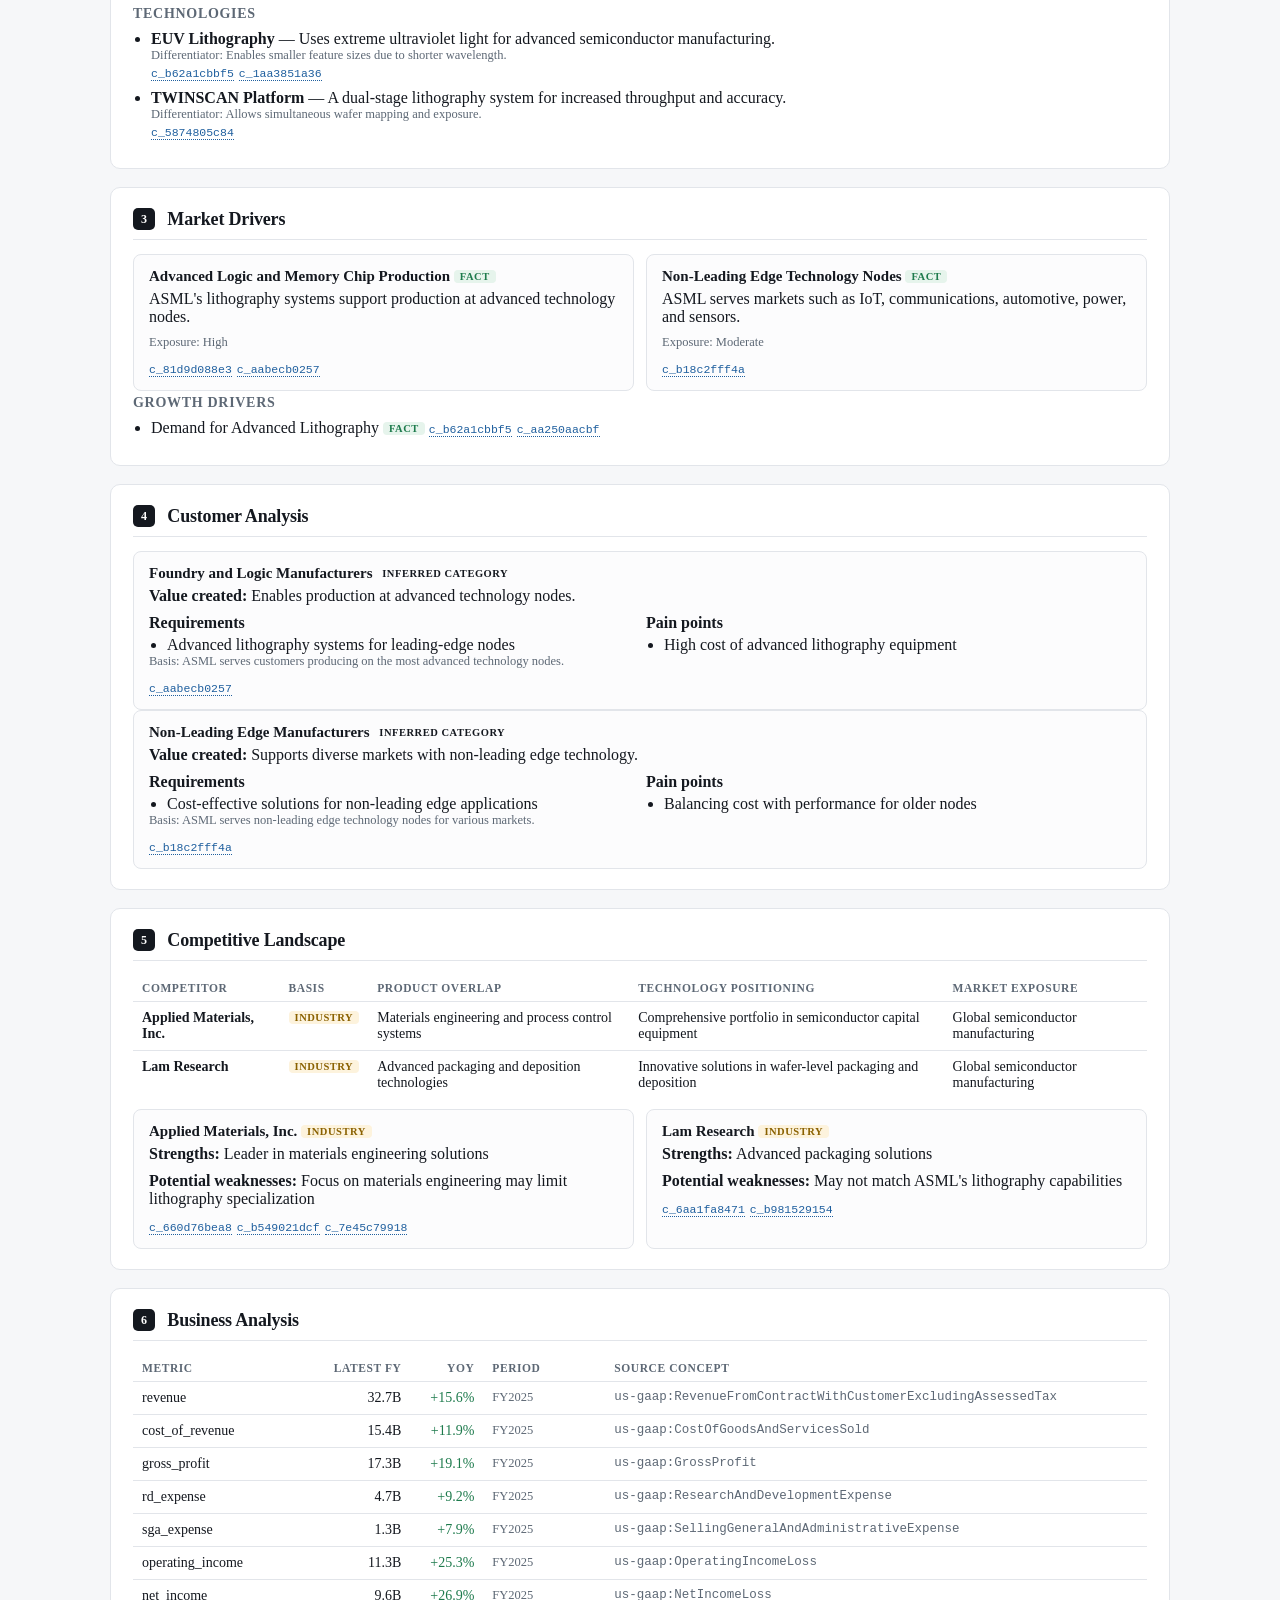
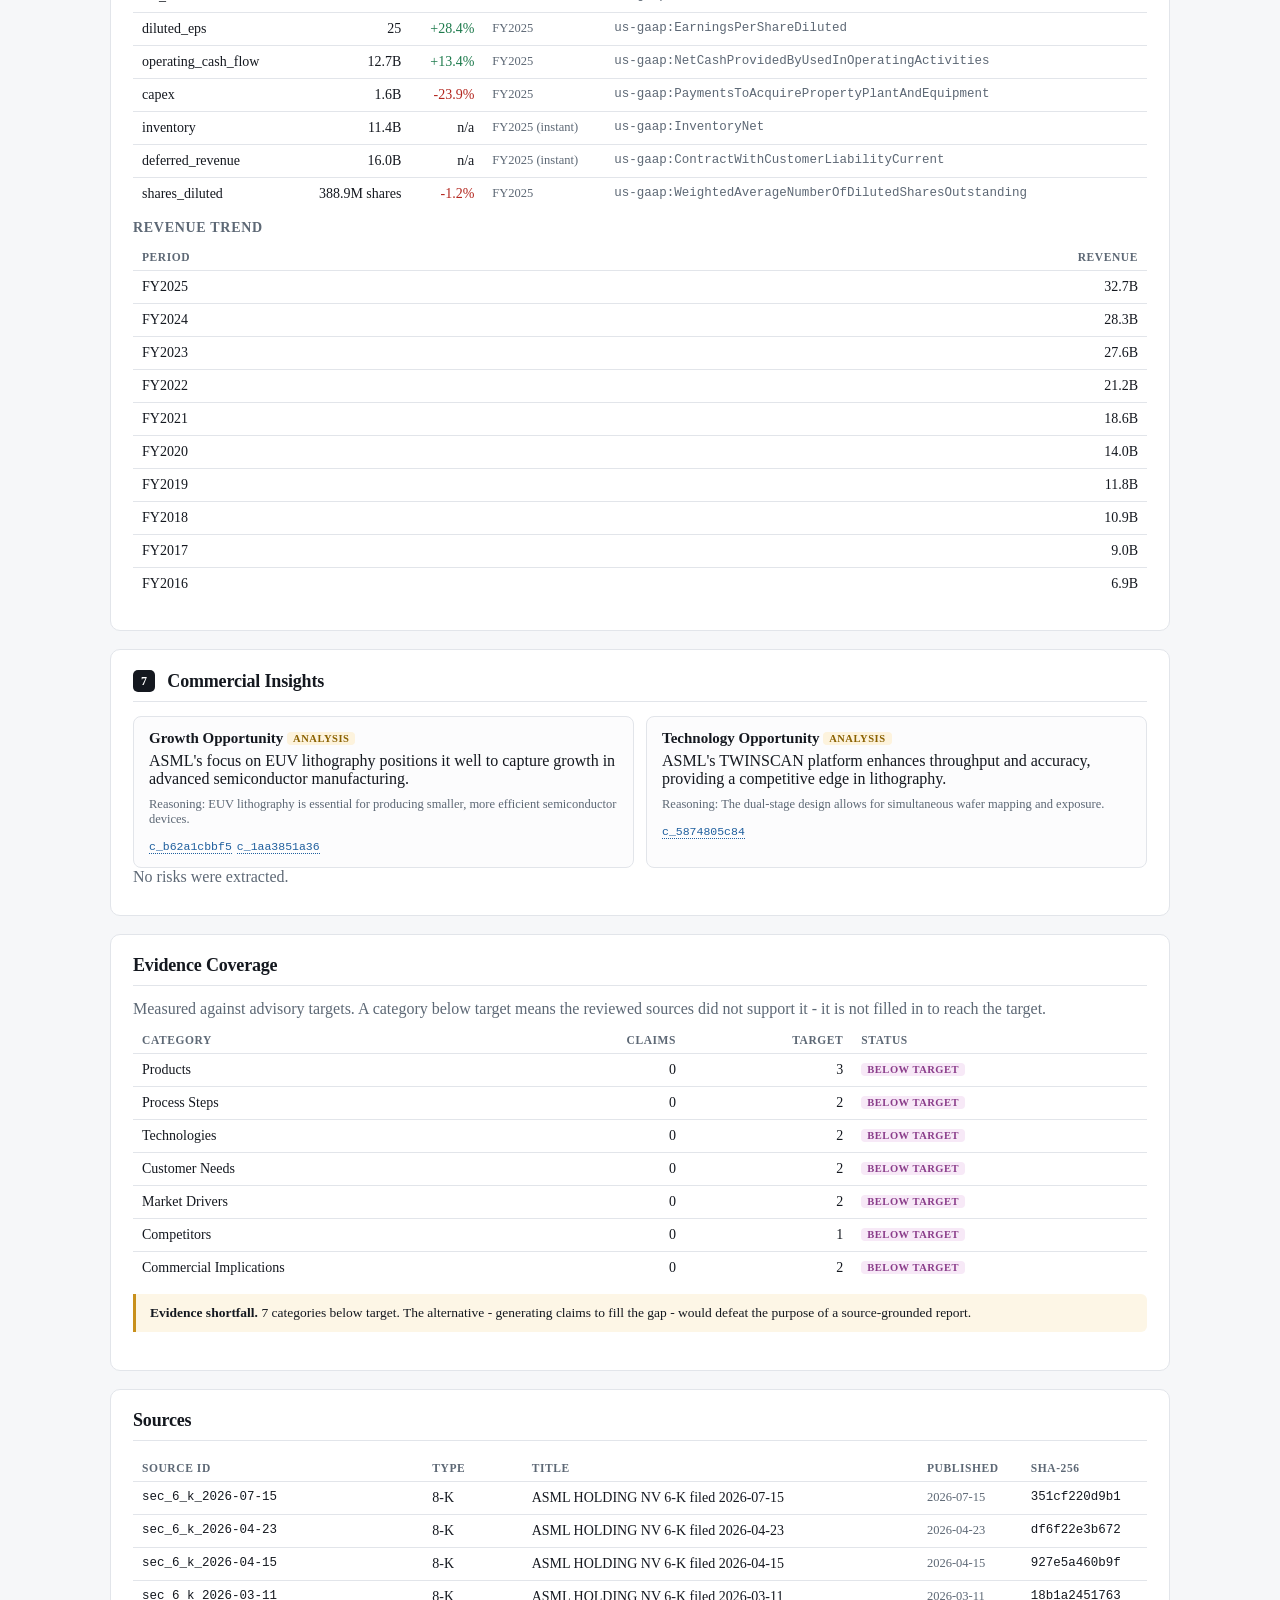
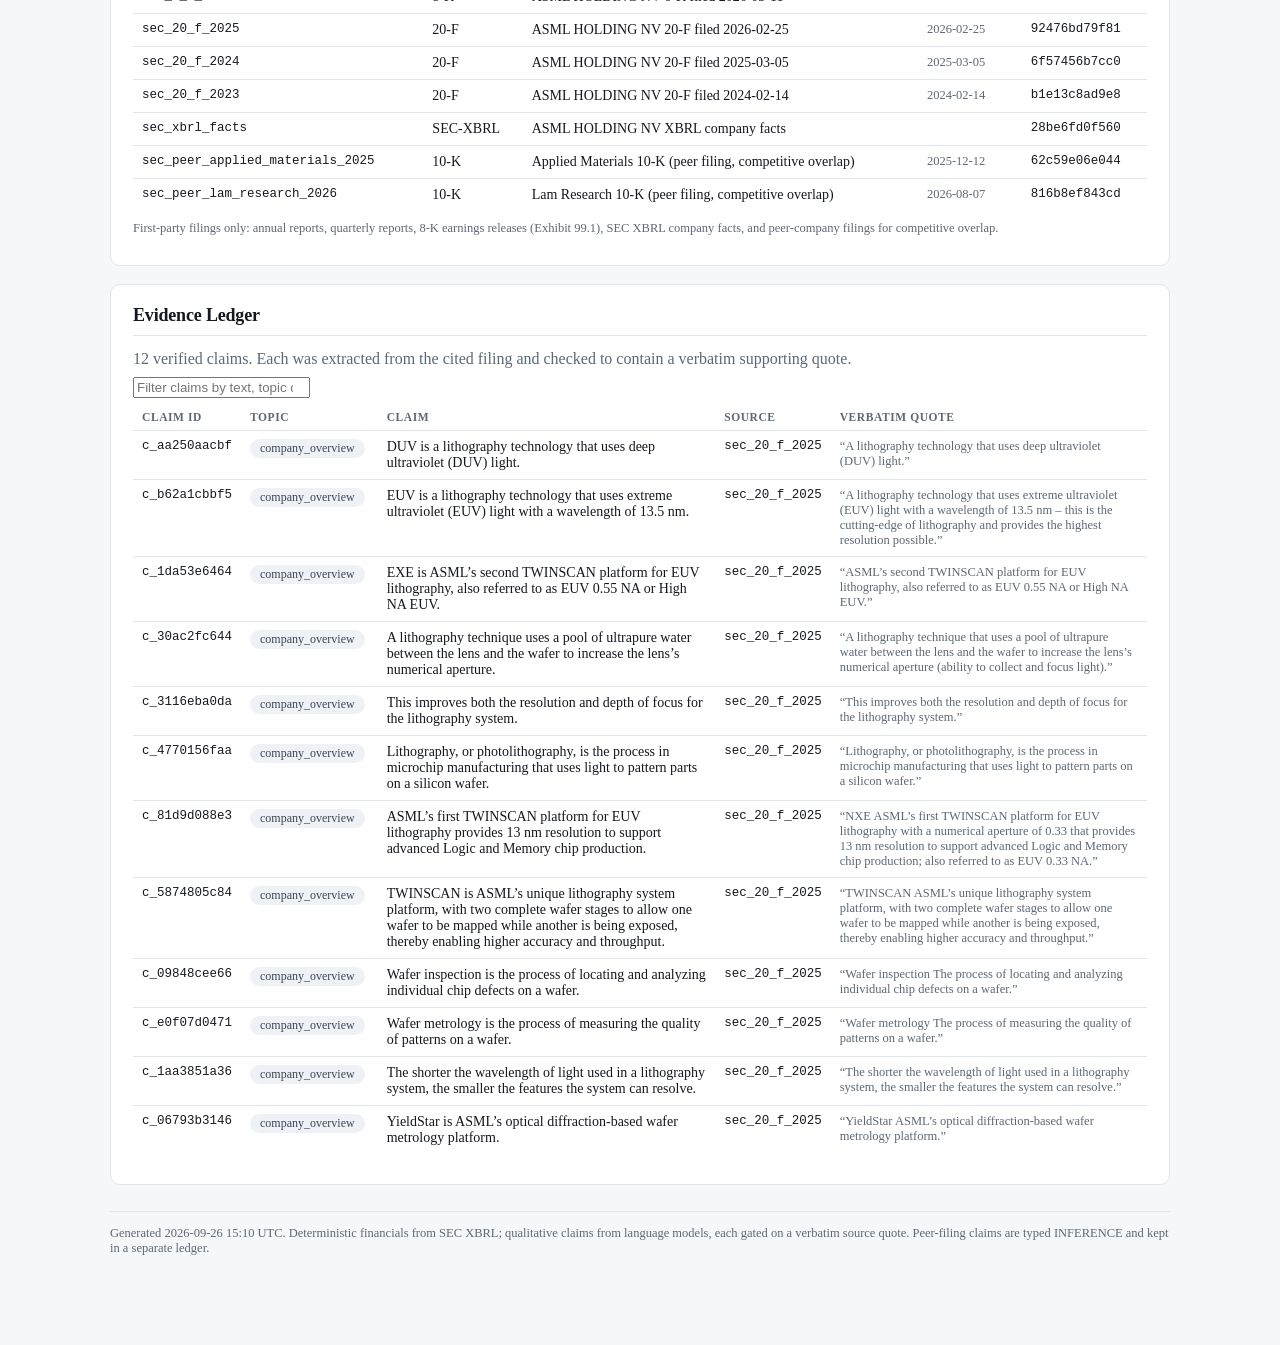
<file: site/asml.html>
<!DOCTYPE html>
<html lang="en">
<head>
<meta charset="utf-8">
<meta name="viewport" content="width=device-width, initial-scale=1">
<title>ASML HOLDING NV (ASML) — Semiconductor Intelligence Report</title>
<style>
/* Shared stylesheet for the static report site.
   Inlined into every page so each HTML file is standalone and can be sent as-is.
   System fonts only - no network request, works offline. */

:root {
  --bg: #f6f7f9;
  --panel: #ffffff;
  --ink: #14181f;
  --muted: #5d6875;
  --line: #e2e5ea;
  --accent: #1f5f9e;
  --fact: #1d7a4c;
  --analysis: #8a6100;
  --inference: #8a3d8a;
  --neg: #b3261e;
  --pos: #1d7a4c;
}

* { box-sizing: border-box; }

body {
  margin: 0;
  background: var(--bg);
  color: var(--ink);
  font: 15px/1.6 -apple-system, BlinkMacSystemFont, &#34;Segoe UI&#34;, Roboto,
        &#34;Helvetica Neue&#34;, Arial, sans-serif;
  -webkit-font-smoothing: antialiased;
}

.wrap { max-width: 1100px; margin: 0 auto; padding: 32px 20px 80px; }

/* ---------- masthead ---------- */
.masthead { border-bottom: 2px solid var(--ink); padding-bottom: 14px; margin-bottom: 22px; }
.masthead h1 { margin: 6px 0 2px; font-size: 27px; letter-spacing: -0.01em; }
.masthead .sub { margin: 0; color: var(--muted); font-size: 14px; }
.masthead .ticker {
  font-size: 14px; font-weight: 600; color: var(--accent);
  border: 1px solid var(--accent); border-radius: 4px;
  padding: 1px 7px; vertical-align: 3px;
}
a.back { color: var(--accent); text-decoration: none; font-size: 13px; }
a.back:hover { text-decoration: underline; }

/* ---------- stat bar ---------- */
.bar {
  display: flex; flex-wrap: wrap; gap: 10px; margin: 0 0 20px;
}
.stat {
  flex: 1 1 150px; background: var(--panel); border: 1px solid var(--line);
  border-radius: 8px; padding: 12px 14px;
}
.stat b { display: block; font-size: 21px; letter-spacing: -0.02em; }
.stat b small { font-size: 13px; color: var(--muted); font-weight: 500; }
.stat span { color: var(--muted); font-size: 12px; text-transform: uppercase; letter-spacing: 0.04em; }

/* ---------- sections ---------- */
section {
  background: var(--panel); border: 1px solid var(--line); border-radius: 10px;
  padding: 20px 22px; margin-bottom: 18px;
}
h2 {
  font-size: 18px; margin: 0 0 14px; padding-bottom: 9px;
  border-bottom: 1px solid var(--line); letter-spacing: -0.01em;
}
h2 .n {
  display: inline-block; min-width: 22px; height: 22px; line-height: 22px;
  margin-right: 8px; text-align: center; font-size: 12px;
  background: var(--ink); color: #fff; border-radius: 5px; vertical-align: 2px;
}
h3 { font-size: 14px; margin: 20px 0 8px; text-transform: uppercase;
     letter-spacing: 0.05em; color: var(--muted); }
h3:first-of-type { margin-top: 4px; }
h4 { margin: 0 0 5px; font-size: 15px; }

p { margin: 0 0 9px; }
.muted { color: var(--muted); }
.small { font-size: 12.5px; }
.mono { font-family: ui-monospace, SFMono-Regular, Menlo, Consolas, monospace; }
.num { text-align: right; font-variant-numeric: tabular-nums; }
.pos { color: var(--pos); }
.neg { color: var(--neg); }

/* ---------- tables ---------- */
table { width: 100%; border-collapse: collapse; margin: 6px 0 10px; font-size: 14px; }
th {
  text-align: left; font-size: 11.5px; text-transform: uppercase;
  letter-spacing: 0.05em; color: var(--muted); font-weight: 600;
  border-bottom: 1px solid var(--line); padding: 7px 9px;
}
td { padding: 8px 9px; border-bottom: 1px solid var(--line); vertical-align: top; }
tr:last-child td { border-bottom: none; }
tr.sub td { background: #fafbfc; font-style: italic; }
tbody tr:target { background: #fff6d9; }

/* ---------- cards / lists ---------- */
.grid { display: grid; grid-template-columns: repeat(auto-fit, minmax(260px, 1fr)); gap: 12px; }
.card {
  border: 1px solid var(--line); border-radius: 8px; padding: 13px 15px;
  background: #fcfcfd;
}
.card p:last-child { margin-bottom: 0; }
ul.claims { margin: 0; padding-left: 18px; }
ul.claims li { margin-bottom: 8px; }
.two { display: grid; grid-template-columns: 1fr 1fr; gap: 12px; }
.two ul { margin: 4px 0 0; padding-left: 18px; }

dl.kv { display: grid; grid-template-columns: 190px 1fr; gap: 4px 14px; margin: 0 0 12px; }
dl.kv dt { color: var(--muted); font-size: 13px; }
dl.kv dd { margin: 0; }

/* ---------- inline badges ---------- */
.tag {
  display: inline-block; font-size: 10.5px; font-weight: 700; letter-spacing: 0.05em;
  text-transform: uppercase; padding: 1px 6px; border-radius: 4px;
  vertical-align: 1px; white-space: nowrap;
}
.tag.fact { background: #e6f4ec; color: var(--fact); }
.tag.analysis { background: #fdf3dd; color: var(--analysis); }
.tag.inference { background: #f7e9f7; color: var(--inference); }
.tag.disclosed { background: #e6f4ec; color: var(--fact); }

.chip {
  display: inline-block; font-size: 12px; background: #eef1f5; color: #3c4753;
  border-radius: 20px; padding: 2px 10px; margin: 0 4px 4px 0;
}
.chips { margin: 6px 0; }

a.cid {
  font-family: ui-monospace, SFMono-Regular, Menlo, Consolas, monospace;
  font-size: 11.5px; color: var(--accent); text-decoration: none;
  border-bottom: 1px dotted var(--accent);
}
a.cid:hover { background: #eaf2fa; }
.srcs { margin: 7px 0 0; }
.srcs a.cid { margin-right: 5px; }

/* ---------- callouts ---------- */
.callout {
  background: #eef4fa; border-left: 3px solid var(--accent);
  padding: 11px 14px; border-radius: 0 6px 6px 0; margin: 0 0 18px; font-size: 13.5px;
}
.callout.warn { background: #fdf6e6; border-left-color: #c8901c; }

/* ---------- ledger filter ---------- */
input[type=&#34;search&#34;] {
  width: 100%; padding: 8px 11px; font-size: 14px; margin: 4px 0 10px;
  border: 1px solid var(--line); border-radius: 7px; background: #fff;
  font-family: inherit;
}
input[type=&#34;search&#34;]:focus { outline: 2px solid #b9d4ec; border-color: var(--accent); }

footer { margin-top: 26px; padding-top: 14px; border-top: 1px solid var(--line); }

@media (max-width: 620px) {
  .two { grid-template-columns: 1fr; }
  dl.kv { grid-template-columns: 1fr; }
  dl.kv dt { margin-top: 6px; }
}

/* Stale-data banner: an issuer whose newest SEC filing is years old must be
   impossible to mistake for current intelligence. */
.callout.stale {
  background: #fdecea;
  border-left-color: var(--neg);
  border-left-width: 4px;
}

</style>
</head>
<body>
<div class="wrap">

<header class="masthead">
  <a class="back" href="index.html">&larr; All companies</a>
  <h1>ASML HOLDING NV <span class="ticker">ASML</span></h1>
  <p class="sub">Semiconductor Company Intelligence Report</p>
</header>



<section class="bar">
  <div class="stat"><b>12</b><span>verified claims</span></div>
  <div class="stat"><b>10<small>/10</small></b><span>sources</span></div>
  <div class="stat"><b>0<small>/7</small></b><span>categories at target</span></div>
  <div class="stat"><b>2025-12-31</b><span>data as of</span></div>
</section>

<div class="callout">
  <strong>How to read this.</strong> Claims are tagged
  <span class="tag fact">FACT</span> (stated in a cited filing),
  <span class="tag analysis">ANALYSIS</span> (reasoned across facts) or
  <span class="tag inference">INFERENCE</span> (reasoned with a stated chain).
  Every factual assertion carries a claim ID, resolvable in the Evidence Ledger.
  No investment recommendation is made.
</div>

<section>
<h2><span class="n">1</span> Company Overview</h2>
<dl class="kv">
  <dt>Value chain position</dt><dd>ASML HOLDING NV is positioned as a supplier of advanced lithography and metrology equipment in the semiconductor manufacturing value chain.</dd>
  <dt>Ticker / CIK</dt><dd>ASML / 0000937966</dd>
  <dt>Fiscal year end</dt><dd>month 12-31</dd>
</dl>
<ul class="claims">
  <li>DUV is a lithography technology that uses deep ultraviolet (DUV) light. <a class="cid" href="#c_aa250aacbf">c_aa250aacbf</a></li>
  <li>EUV is a lithography technology that uses extreme ultraviolet (EUV) light with a wavelength of 13.5 nm. <a class="cid" href="#c_b62a1cbbf5">c_b62a1cbbf5</a></li>
  <li>EXE is ASML’s second TWINSCAN platform for EUV lithography, also referred to as EUV 0.55 NA or High NA EUV. <a class="cid" href="#c_1da53e6464">c_1da53e6464</a></li>
  <li>A lithography technique uses a pool of ultrapure water between the lens and the wafer to increase the lens’s numerical aperture. <a class="cid" href="#c_30ac2fc644">c_30ac2fc644</a></li>
  <li>This improves both the resolution and depth of focus for the lithography system. <a class="cid" href="#c_3116eba0da">c_3116eba0da</a></li>
  <li>Lithography, or photolithography, is the process in microchip manufacturing that uses light to pattern parts on a silicon wafer. <a class="cid" href="#c_4770156faa">c_4770156faa</a></li>
  <li>ASML’s first TWINSCAN platform for EUV lithography provides 13 nm resolution to support advanced Logic and Memory chip production. <a class="cid" href="#c_81d9d088e3">c_81d9d088e3</a></li>
  <li>TWINSCAN is ASML’s unique lithography system platform, with two complete wafer stages to allow one wafer to be mapped while another is being exposed, thereby enabling higher accuracy and throughput. <a class="cid" href="#c_5874805c84">c_5874805c84</a></li>
  <li>Wafer inspection is the process of locating and analyzing individual chip defects on a wafer. <a class="cid" href="#c_09848cee66">c_09848cee66</a></li>
  <li>Wafer metrology is the process of measuring the quality of patterns on a wafer. <a class="cid" href="#c_e0f07d0471">c_e0f07d0471</a></li>
</ul>
</section>


<section>
<h2><span class="n">2</span> Product &amp; Technology</h2>

<h3>Business segments</h3>
<table>
  <thead><tr><th>Segment</th><th class="num">Revenue</th><th class="num">% of total</th><th class="num">YoY</th><th>Basis</th></tr></thead>
  <tbody>
    <tr>
      <td>Lithography Systems<div class="muted small">ASML provides advanced lithography systems used in semiconductor manufacturing, including DUV and EUV technologies.</div></td>
      <td class="num">n/a</td>
      <td class="num">n/a</td>
      <td class="num ">n/a</td>
      <td class="muted small">No segment revenue row matched</td>
    </tr>
    <tr>
      <td>Metrology and Inspection<div class="muted small">ASML offers metrology and inspection systems to measure and analyze wafer quality and defects.</div></td>
      <td class="num">n/a</td>
      <td class="num">n/a</td>
      <td class="num ">n/a</td>
      <td class="muted small">No segment revenue row matched</td>
    </tr>
  </tbody>
</table>

<h3>Process steps</h3>
<p class="chips"><span class="chip">Lithography</span><span class="chip">Metrology</span></p>

<h3>Products</h3>
<div class="grid">
  <div class="card">
    <h4>DUV Lithography</h4>
<p class="muted small">Lithography</p><p>A lithography technology that uses deep ultraviolet (DUV) light.</p><p class="chips"><span class="chip">Lithography</span></p><p class="muted small">Technologies: DUV</p>    <p class="srcs"><a class="cid" href="#c_aa250aacbf">c_aa250aacbf</a></p>
  </div>
  <div class="card">
    <h4>EUV Lithography</h4>
<p class="muted small">Lithography</p><p>A lithography technology that uses extreme ultraviolet (EUV) light with a wavelength of 13.5 nm.</p><p class="chips"><span class="chip">Lithography</span></p><p class="muted small">Technologies: EUV</p>    <p class="srcs"><a class="cid" href="#c_b62a1cbbf5">c_b62a1cbbf5</a></p>
  </div>
  <div class="card">
    <h4>TWINSCAN Platform</h4>
<p class="muted small">Lithography</p><p>ASML’s unique lithography system platform with two complete wafer stages for higher accuracy and throughput.</p><p class="chips"><span class="chip">Lithography</span></p><p class="muted small">Technologies: TWINSCAN</p>    <p class="srcs"><a class="cid" href="#c_5874805c84">c_5874805c84</a></p>
  </div>
  <div class="card">
    <h4>YieldStar</h4>
<p class="muted small">Metrology</p><p>ASML’s optical diffraction-based wafer metrology platform.</p><p class="chips"><span class="chip">Metrology</span></p><p class="muted small">Technologies: Optical Diffraction</p>    <p class="srcs"><a class="cid" href="#c_06793b3146">c_06793b3146</a></p>
  </div>
</div>

<h3>Technologies</h3>
<ul class="claims">
  <li><b>EUV Lithography</b> — Uses extreme ultraviolet light for advanced semiconductor manufacturing.<div class="muted small">Differentiator: Enables smaller feature sizes due to shorter wavelength.</div>    <span class="srcs"><a class="cid" href="#c_b62a1cbbf5">c_b62a1cbbf5</a><a class="cid" href="#c_1aa3851a36">c_1aa3851a36</a></span>
  </li>
  <li><b>TWINSCAN Platform</b> — A dual-stage lithography system for increased throughput and accuracy.<div class="muted small">Differentiator: Allows simultaneous wafer mapping and exposure.</div>    <span class="srcs"><a class="cid" href="#c_5874805c84">c_5874805c84</a></span>
  </li>
</ul>
</section>

<section>
<h2><span class="n">3</span> Market Drivers</h2>
<div class="grid">
  <div class="card">
    <h4>Advanced Logic and Memory Chip Production <span class="tag fact">FACT</span></h4>
    <p>ASML&#39;s lithography systems support production at advanced technology nodes.</p>
<p class="muted small">Exposure: High</p>    <p class="srcs"><a class="cid" href="#c_81d9d088e3">c_81d9d088e3</a><a class="cid" href="#c_aabecb0257">c_aabecb0257</a></p>
  </div>
  <div class="card">
    <h4>Non-Leading Edge Technology Nodes <span class="tag fact">FACT</span></h4>
    <p>ASML serves markets such as IoT, communications, automotive, power, and sensors.</p>
<p class="muted small">Exposure: Moderate</p>    <p class="srcs"><a class="cid" href="#c_b18c2fff4a">c_b18c2fff4a</a></p>
  </div>
</div>

<h3>Growth drivers</h3>
<ul class="claims">
  <li>Demand for Advanced Lithography <span class="tag fact">FACT</span>
    <span class="srcs"><a class="cid" href="#c_b62a1cbbf5">c_b62a1cbbf5</a><a class="cid" href="#c_aa250aacbf">c_aa250aacbf</a></span></li>
</ul>
</section>

<section>
<h2><span class="n">4</span> Customer Analysis</h2>
<div class="card">
  <h4>Foundry and Logic Manufacturers
<span class="tag inferred">inferred category</span>  </h4>
<p><b>Value created:</b> Enables production at advanced technology nodes.</p>  <div class="two">
<div><b>Requirements</b><ul><li>Advanced lithography systems for leading-edge nodes</li></ul></div><div><b>Pain points</b><ul><li>High cost of advanced lithography equipment</li></ul></div>  </div>
<p class="muted small">Basis: ASML serves customers producing on the most advanced technology nodes.</p>  <p class="srcs"><a class="cid" href="#c_aabecb0257">c_aabecb0257</a></p>
</div>
<div class="card">
  <h4>Non-Leading Edge Manufacturers
<span class="tag inferred">inferred category</span>  </h4>
<p><b>Value created:</b> Supports diverse markets with non-leading edge technology.</p>  <div class="two">
<div><b>Requirements</b><ul><li>Cost-effective solutions for non-leading edge applications</li></ul></div><div><b>Pain points</b><ul><li>Balancing cost with performance for older nodes</li></ul></div>  </div>
<p class="muted small">Basis: ASML serves non-leading edge technology nodes for various markets.</p>  <p class="srcs"><a class="cid" href="#c_b18c2fff4a">c_b18c2fff4a</a></p>
</div>
</section>

<section>
<h2><span class="n">5</span> Competitive Landscape</h2>
<table>
  <thead><tr><th>Competitor</th><th>Basis</th><th>Product overlap</th><th>Technology positioning</th><th>Market exposure</th></tr></thead>
  <tbody>
    <tr>
      <td><b>Applied Materials, Inc.</b></td>
      <td><span class="tag analysis">industry</span></td>
      <td>Materials engineering and process control systems</td>
      <td>Comprehensive portfolio in semiconductor capital equipment</td>
      <td>Global semiconductor manufacturing</td>
    </tr>
    <tr>
      <td><b>Lam Research</b></td>
      <td><span class="tag analysis">industry</span></td>
      <td>Advanced packaging and deposition technologies</td>
      <td>Innovative solutions in wafer-level packaging and deposition</td>
      <td>Global semiconductor manufacturing</td>
    </tr>
  </tbody>
</table>
<div class="grid">
  <div class="card">
    <h4>Applied Materials, Inc. <span class="tag analysis">industry</span></h4>
<p><b>Strengths:</b> Leader in materials engineering solutions</p><p><b>Potential weaknesses:</b> Focus on materials engineering may limit lithography specialization</p>    <p class="srcs"><a class="cid" href="#c_660d76bea8">c_660d76bea8</a><a class="cid" href="#c_b549021dcf">c_b549021dcf</a><a class="cid" href="#c_7e45c79918">c_7e45c79918</a></p>
  </div>
  <div class="card">
    <h4>Lam Research <span class="tag analysis">industry</span></h4>
<p><b>Strengths:</b> Advanced packaging solutions</p><p><b>Potential weaknesses:</b> May not match ASML&#39;s lithography capabilities</p>    <p class="srcs"><a class="cid" href="#c_6aa1fa8471">c_6aa1fa8471</a><a class="cid" href="#c_b981529154">c_b981529154</a></p>
  </div>
</div>
</section>

<section>
<h2><span class="n">6</span> Business Analysis</h2>
<table>
  <thead><tr><th>Metric</th><th class="num">Latest FY</th><th class="num">YoY</th><th>Period</th><th>Source concept</th></tr></thead>
  <tbody>
    <tr>
      <td>revenue</td>
      <td class="num">32.7B</td>
      <td class="num pos">+15.6%</td>
      <td class="muted small">FY2025</td>
      <td class="muted small mono">us-gaap:RevenueFromContractWithCustomerExcludingAssessedTax</td>
    </tr>
    <tr>
      <td>cost_of_revenue</td>
      <td class="num">15.4B</td>
      <td class="num pos">+11.9%</td>
      <td class="muted small">FY2025</td>
      <td class="muted small mono">us-gaap:CostOfGoodsAndServicesSold</td>
    </tr>
    <tr>
      <td>gross_profit</td>
      <td class="num">17.3B</td>
      <td class="num pos">+19.1%</td>
      <td class="muted small">FY2025</td>
      <td class="muted small mono">us-gaap:GrossProfit</td>
    </tr>
    <tr>
      <td>rd_expense</td>
      <td class="num">4.7B</td>
      <td class="num pos">+9.2%</td>
      <td class="muted small">FY2025</td>
      <td class="muted small mono">us-gaap:ResearchAndDevelopmentExpense</td>
    </tr>
    <tr>
      <td>sga_expense</td>
      <td class="num">1.3B</td>
      <td class="num pos">+7.9%</td>
      <td class="muted small">FY2025</td>
      <td class="muted small mono">us-gaap:SellingGeneralAndAdministrativeExpense</td>
    </tr>
    <tr>
      <td>operating_income</td>
      <td class="num">11.3B</td>
      <td class="num pos">+25.3%</td>
      <td class="muted small">FY2025</td>
      <td class="muted small mono">us-gaap:OperatingIncomeLoss</td>
    </tr>
    <tr>
      <td>net_income</td>
      <td class="num">9.6B</td>
      <td class="num pos">+26.9%</td>
      <td class="muted small">FY2025</td>
      <td class="muted small mono">us-gaap:NetIncomeLoss</td>
    </tr>
    <tr>
      <td>diluted_eps</td>
      <td class="num">25</td>
      <td class="num pos">+28.4%</td>
      <td class="muted small">FY2025</td>
      <td class="muted small mono">us-gaap:EarningsPerShareDiluted</td>
    </tr>
    <tr>
      <td>operating_cash_flow</td>
      <td class="num">12.7B</td>
      <td class="num pos">+13.4%</td>
      <td class="muted small">FY2025</td>
      <td class="muted small mono">us-gaap:NetCashProvidedByUsedInOperatingActivities</td>
    </tr>
    <tr>
      <td>capex</td>
      <td class="num">1.6B</td>
      <td class="num neg">-23.9%</td>
      <td class="muted small">FY2025</td>
      <td class="muted small mono">us-gaap:PaymentsToAcquirePropertyPlantAndEquipment</td>
    </tr>
    <tr>
      <td>inventory</td>
      <td class="num">11.4B</td>
      <td class="num ">n/a</td>
      <td class="muted small">FY2025 (instant)</td>
      <td class="muted small mono">us-gaap:InventoryNet</td>
    </tr>
    <tr>
      <td>deferred_revenue</td>
      <td class="num">16.0B</td>
      <td class="num ">n/a</td>
      <td class="muted small">FY2025 (instant)</td>
      <td class="muted small mono">us-gaap:ContractWithCustomerLiabilityCurrent</td>
    </tr>
    <tr>
      <td>shares_diluted</td>
      <td class="num">388.9M shares</td>
      <td class="num neg">-1.2%</td>
      <td class="muted small">FY2025</td>
      <td class="muted small mono">us-gaap:WeightedAverageNumberOfDilutedSharesOutstanding</td>
    </tr>
  </tbody>
</table>

<h3>Revenue trend</h3>
<table>
  <thead><tr><th>Period</th><th class="num">Revenue</th></tr></thead>
  <tbody>
    <tr><td>FY2025</td><td class="num">32.7B</td></tr>
    <tr><td>FY2024</td><td class="num">28.3B</td></tr>
    <tr><td>FY2023</td><td class="num">27.6B</td></tr>
    <tr><td>FY2022</td><td class="num">21.2B</td></tr>
    <tr><td>FY2021</td><td class="num">18.6B</td></tr>
    <tr><td>FY2020</td><td class="num">14.0B</td></tr>
    <tr><td>FY2019</td><td class="num">11.8B</td></tr>
    <tr><td>FY2018</td><td class="num">10.9B</td></tr>
    <tr><td>FY2017</td><td class="num">9.0B</td></tr>
    <tr><td>FY2016</td><td class="num">6.9B</td></tr>
  </tbody>
</table>

</section>

<section>
<h2><span class="n">7</span> Commercial Insights</h2>
<div class="grid">
  <div class="card">
    <h4>Growth Opportunity <span class="tag analysis">ANALYSIS</span></h4>
    <p>ASML&#39;s focus on EUV lithography positions it well to capture growth in advanced semiconductor manufacturing.</p>
<p class="muted small">Reasoning: EUV lithography is essential for producing smaller, more efficient semiconductor devices.</p>    <p class="srcs"><a class="cid" href="#c_b62a1cbbf5">c_b62a1cbbf5</a><a class="cid" href="#c_1aa3851a36">c_1aa3851a36</a></p>
  </div>
  <div class="card">
    <h4>Technology Opportunity <span class="tag analysis">ANALYSIS</span></h4>
    <p>ASML&#39;s TWINSCAN platform enhances throughput and accuracy, providing a competitive edge in lithography.</p>
<p class="muted small">Reasoning: The dual-stage design allows for simultaneous wafer mapping and exposure.</p>    <p class="srcs"><a class="cid" href="#c_5874805c84">c_5874805c84</a></p>
  </div>
</div>

<p class="muted">No risks were extracted.</p></section>

<section>
<h2>Evidence Coverage</h2>
<p class="muted">Measured against advisory targets. A category below target means the reviewed sources did not support it - it is not filled in to reach the target.</p>
<table>
  <thead><tr><th>Category</th><th class="num">Claims</th><th class="num">Target</th><th>Status</th></tr></thead>
  <tbody>
    <tr>
      <td>Products</td>
      <td class="num">0</td>
      <td class="num">3</td>
      <td><span class="tag inference">below target</span></td>
    </tr>
    <tr>
      <td>Process Steps</td>
      <td class="num">0</td>
      <td class="num">2</td>
      <td><span class="tag inference">below target</span></td>
    </tr>
    <tr>
      <td>Technologies</td>
      <td class="num">0</td>
      <td class="num">2</td>
      <td><span class="tag inference">below target</span></td>
    </tr>
    <tr>
      <td>Customer Needs</td>
      <td class="num">0</td>
      <td class="num">2</td>
      <td><span class="tag inference">below target</span></td>
    </tr>
    <tr>
      <td>Market Drivers</td>
      <td class="num">0</td>
      <td class="num">2</td>
      <td><span class="tag inference">below target</span></td>
    </tr>
    <tr>
      <td>Competitors</td>
      <td class="num">0</td>
      <td class="num">1</td>
      <td><span class="tag inference">below target</span></td>
    </tr>
    <tr>
      <td>Commercial Implications</td>
      <td class="num">0</td>
      <td class="num">2</td>
      <td><span class="tag inference">below target</span></td>
    </tr>
  </tbody>
</table>
<div class="callout warn">
  <strong>Evidence shortfall.</strong> 7 categories
  below target. The alternative - generating claims to fill the gap - would defeat the purpose of a source-grounded report.
</div>
</section>

<section>
<h2>Sources</h2>
<table>
  <thead><tr><th>Source ID</th><th>Type</th><th>Title</th><th>Published</th><th>SHA-256</th></tr></thead>
  <tbody>
    <tr>
      <td class="mono small">sec_6_k_2026-07-15</td>
      <td>8-K</td>
      <td>ASML HOLDING NV 6-K filed 2026-07-15</td>
      <td class="muted small">2026-07-15</td>
      <td class="mono small">351cf220d9b1</td>
    </tr>
    <tr>
      <td class="mono small">sec_6_k_2026-04-23</td>
      <td>8-K</td>
      <td>ASML HOLDING NV 6-K filed 2026-04-23</td>
      <td class="muted small">2026-04-23</td>
      <td class="mono small">df6f22e3b672</td>
    </tr>
    <tr>
      <td class="mono small">sec_6_k_2026-04-15</td>
      <td>8-K</td>
      <td>ASML HOLDING NV 6-K filed 2026-04-15</td>
      <td class="muted small">2026-04-15</td>
      <td class="mono small">927e5a460b9f</td>
    </tr>
    <tr>
      <td class="mono small">sec_6_k_2026-03-11</td>
      <td>8-K</td>
      <td>ASML HOLDING NV 6-K filed 2026-03-11</td>
      <td class="muted small">2026-03-11</td>
      <td class="mono small">18b1a2451763</td>
    </tr>
    <tr>
      <td class="mono small">sec_20_f_2025</td>
      <td>20-F</td>
      <td>ASML HOLDING NV 20-F filed 2026-02-25</td>
      <td class="muted small">2026-02-25</td>
      <td class="mono small">92476bd79f81</td>
    </tr>
    <tr>
      <td class="mono small">sec_20_f_2024</td>
      <td>20-F</td>
      <td>ASML HOLDING NV 20-F filed 2025-03-05</td>
      <td class="muted small">2025-03-05</td>
      <td class="mono small">6f57456b7cc0</td>
    </tr>
    <tr>
      <td class="mono small">sec_20_f_2023</td>
      <td>20-F</td>
      <td>ASML HOLDING NV 20-F filed 2024-02-14</td>
      <td class="muted small">2024-02-14</td>
      <td class="mono small">b1e13c8ad9e8</td>
    </tr>
    <tr>
      <td class="mono small">sec_xbrl_facts</td>
      <td>SEC-XBRL</td>
      <td>ASML HOLDING NV XBRL company facts</td>
      <td class="muted small"></td>
      <td class="mono small">28be6fd0f560</td>
    </tr>
    <tr>
      <td class="mono small">sec_peer_applied_materials_2025</td>
      <td>10-K</td>
      <td>Applied Materials 10-K (peer filing, competitive overlap)</td>
      <td class="muted small">2025-12-12</td>
      <td class="mono small">62c59e06e044</td>
    </tr>
    <tr>
      <td class="mono small">sec_peer_lam_research_2026</td>
      <td>10-K</td>
      <td>Lam Research 10-K (peer filing, competitive overlap)</td>
      <td class="muted small">2026-08-07</td>
      <td class="mono small">816b8ef843cd</td>
    </tr>
  </tbody>
</table>
<p class="muted small">First-party filings only: annual reports, quarterly reports, 8-K earnings releases (Exhibit 99.1), SEC XBRL company facts, and peer-company filings for competitive overlap.</p>
</section>

<section>
<h2>Evidence Ledger</h2>
<p class="muted">12 verified claims. Each was extracted from the cited filing and checked to contain a verbatim supporting quote.</p>
<input type="search" id="ledgerFilter" placeholder="Filter claims by text, topic or source…" autocomplete="off">
<table id="ledger">
  <thead><tr><th>Claim ID</th><th>Topic</th><th>Claim</th><th>Source</th><th>Verbatim quote</th></tr></thead>
  <tbody>
    <tr id="c_aa250aacbf">
      <td class="mono small">c_aa250aacbf</td>
      <td><span class="chip">company_overview</span></td>
      <td>DUV is a lithography technology that uses deep ultraviolet (DUV) light.</td>
      <td class="mono small">sec_20_f_2025</td>
      <td class="muted small">“A lithography technology that uses deep ultraviolet (DUV) light.”</td>
    </tr>
    <tr id="c_b62a1cbbf5">
      <td class="mono small">c_b62a1cbbf5</td>
      <td><span class="chip">company_overview</span></td>
      <td>EUV is a lithography technology that uses extreme ultraviolet (EUV) light with a wavelength of 13.5 nm.</td>
      <td class="mono small">sec_20_f_2025</td>
      <td class="muted small">“A lithography technology that uses extreme ultraviolet (EUV) light with a wavelength of 13.5 nm – this is the cutting-edge of lithography and provides the highest resolution possible.”</td>
    </tr>
    <tr id="c_1da53e6464">
      <td class="mono small">c_1da53e6464</td>
      <td><span class="chip">company_overview</span></td>
      <td>EXE is ASML’s second TWINSCAN platform for EUV lithography, also referred to as EUV 0.55 NA or High NA EUV.</td>
      <td class="mono small">sec_20_f_2025</td>
      <td class="muted small">“ASML’s second TWINSCAN platform for EUV lithography, also referred to as EUV 0.55 NA or High NA EUV.”</td>
    </tr>
    <tr id="c_30ac2fc644">
      <td class="mono small">c_30ac2fc644</td>
      <td><span class="chip">company_overview</span></td>
      <td>A lithography technique uses a pool of ultrapure water between the lens and the wafer to increase the lens’s numerical aperture.</td>
      <td class="mono small">sec_20_f_2025</td>
      <td class="muted small">“A lithography technique that uses a pool of ultrapure water between the lens and the wafer to increase the lens’s numerical aperture (ability to collect and focus light).”</td>
    </tr>
    <tr id="c_3116eba0da">
      <td class="mono small">c_3116eba0da</td>
      <td><span class="chip">company_overview</span></td>
      <td>This improves both the resolution and depth of focus for the lithography system.</td>
      <td class="mono small">sec_20_f_2025</td>
      <td class="muted small">“This improves both the resolution and depth of focus for the lithography system.”</td>
    </tr>
    <tr id="c_4770156faa">
      <td class="mono small">c_4770156faa</td>
      <td><span class="chip">company_overview</span></td>
      <td>Lithography, or photolithography, is the process in microchip manufacturing that uses light to pattern parts on a silicon wafer.</td>
      <td class="mono small">sec_20_f_2025</td>
      <td class="muted small">“Lithography, or photolithography, is the process in microchip manufacturing that uses light to pattern parts on a silicon wafer.”</td>
    </tr>
    <tr id="c_81d9d088e3">
      <td class="mono small">c_81d9d088e3</td>
      <td><span class="chip">company_overview</span></td>
      <td>ASML’s first TWINSCAN platform for EUV lithography provides 13 nm resolution to support advanced Logic and Memory chip production.</td>
      <td class="mono small">sec_20_f_2025</td>
      <td class="muted small">“NXE ASML’s first TWINSCAN platform for EUV lithography with a numerical aperture of 0.33 that provides 13 nm resolution to support advanced Logic and Memory chip production; also referred to as EUV 0.33 NA.”</td>
    </tr>
    <tr id="c_5874805c84">
      <td class="mono small">c_5874805c84</td>
      <td><span class="chip">company_overview</span></td>
      <td>TWINSCAN is ASML’s unique lithography system platform, with two complete wafer stages to allow one wafer to be mapped while another is being exposed, thereby enabling higher accuracy and throughput.</td>
      <td class="mono small">sec_20_f_2025</td>
      <td class="muted small">“TWINSCAN ASML’s unique lithography system platform, with two complete wafer stages to allow one wafer to be mapped while another is being exposed, thereby enabling higher accuracy and throughput.”</td>
    </tr>
    <tr id="c_09848cee66">
      <td class="mono small">c_09848cee66</td>
      <td><span class="chip">company_overview</span></td>
      <td>Wafer inspection is the process of locating and analyzing individual chip defects on a wafer.</td>
      <td class="mono small">sec_20_f_2025</td>
      <td class="muted small">“Wafer inspection The process of locating and analyzing individual chip defects on a wafer.”</td>
    </tr>
    <tr id="c_e0f07d0471">
      <td class="mono small">c_e0f07d0471</td>
      <td><span class="chip">company_overview</span></td>
      <td>Wafer metrology is the process of measuring the quality of patterns on a wafer.</td>
      <td class="mono small">sec_20_f_2025</td>
      <td class="muted small">“Wafer metrology The process of measuring the quality of patterns on a wafer.”</td>
    </tr>
    <tr id="c_1aa3851a36">
      <td class="mono small">c_1aa3851a36</td>
      <td><span class="chip">company_overview</span></td>
      <td>The shorter the wavelength of light used in a lithography system, the smaller the features the system can resolve.</td>
      <td class="mono small">sec_20_f_2025</td>
      <td class="muted small">“The shorter the wavelength of light used in a lithography system, the smaller the features the system can resolve.”</td>
    </tr>
    <tr id="c_06793b3146">
      <td class="mono small">c_06793b3146</td>
      <td><span class="chip">company_overview</span></td>
      <td>YieldStar is ASML’s optical diffraction-based wafer metrology platform.</td>
      <td class="mono small">sec_20_f_2025</td>
      <td class="muted small">“YieldStar ASML’s optical diffraction-based wafer metrology platform.”</td>
    </tr>
  </tbody>
</table>
</section>

<footer>
  <p class="muted small">
    Generated 2026-09-26 15:10 UTC.
    Deterministic financials from SEC XBRL; qualitative claims from language models,
    each gated on a verbatim source quote. Peer-filing claims are typed INFERENCE
    and kept in a separate ledger.
  </p>
</footer>

</div>
<script>
// Ledger filter. Tiny and dependency-free: the ledger is the audit trail, so being
// able to search it matters more than any interactive flourish.
(function () {
  var input = document.getElementById('ledgerFilter');
  if (!input) return;
  var rows = Array.prototype.slice.call(
    document.querySelectorAll('#ledger tbody tr')
  );
  input.addEventListener('input', function () {
    var q = input.value.trim().toLowerCase();
    rows.forEach(function (r) {
      r.style.display = !q || r.textContent.toLowerCase().indexOf(q) !== -1 ? '' : 'none';
    });
  });
})();
</script>
</body>
</html>
</file>
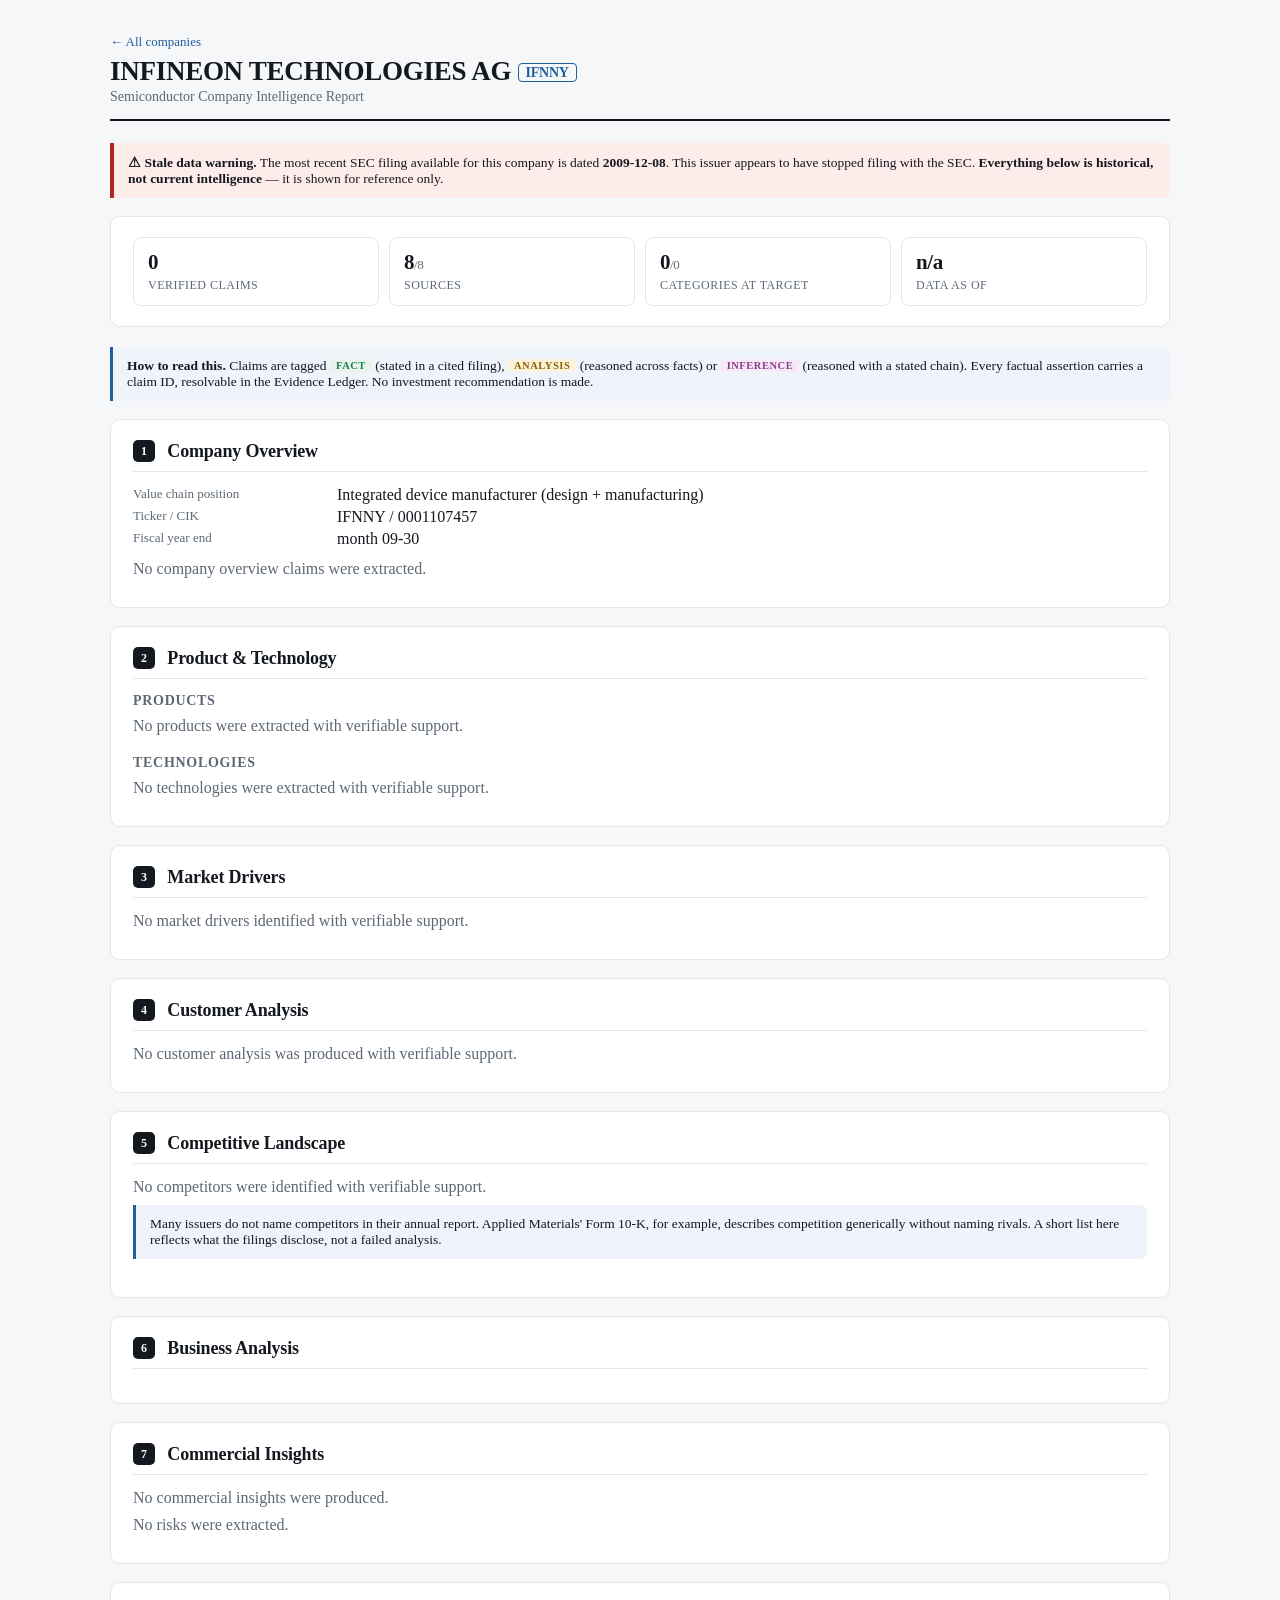
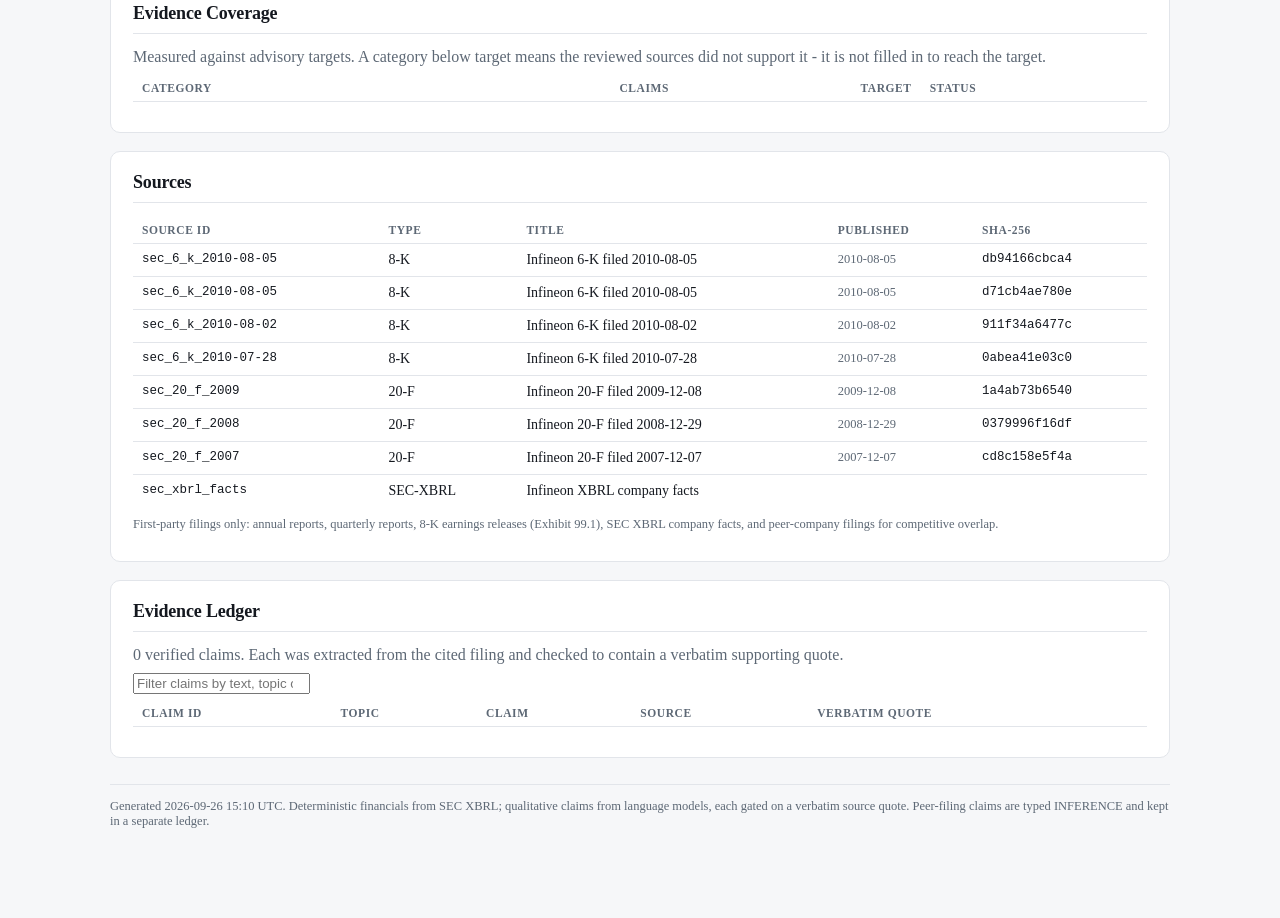
<file: site/ifnny.html>
<!DOCTYPE html>
<html lang="en">
<head>
<meta charset="utf-8">
<meta name="viewport" content="width=device-width, initial-scale=1">
<title>INFINEON TECHNOLOGIES AG (IFNNY) — Semiconductor Intelligence Report</title>
<style>
/* Shared stylesheet for the static report site.
   Inlined into every page so each HTML file is standalone and can be sent as-is.
   System fonts only - no network request, works offline. */

:root {
  --bg: #f6f7f9;
  --panel: #ffffff;
  --ink: #14181f;
  --muted: #5d6875;
  --line: #e2e5ea;
  --accent: #1f5f9e;
  --fact: #1d7a4c;
  --analysis: #8a6100;
  --inference: #8a3d8a;
  --neg: #b3261e;
  --pos: #1d7a4c;
}

* { box-sizing: border-box; }

body {
  margin: 0;
  background: var(--bg);
  color: var(--ink);
  font: 15px/1.6 -apple-system, BlinkMacSystemFont, &#34;Segoe UI&#34;, Roboto,
        &#34;Helvetica Neue&#34;, Arial, sans-serif;
  -webkit-font-smoothing: antialiased;
}

.wrap { max-width: 1100px; margin: 0 auto; padding: 32px 20px 80px; }

/* ---------- masthead ---------- */
.masthead { border-bottom: 2px solid var(--ink); padding-bottom: 14px; margin-bottom: 22px; }
.masthead h1 { margin: 6px 0 2px; font-size: 27px; letter-spacing: -0.01em; }
.masthead .sub { margin: 0; color: var(--muted); font-size: 14px; }
.masthead .ticker {
  font-size: 14px; font-weight: 600; color: var(--accent);
  border: 1px solid var(--accent); border-radius: 4px;
  padding: 1px 7px; vertical-align: 3px;
}
a.back { color: var(--accent); text-decoration: none; font-size: 13px; }
a.back:hover { text-decoration: underline; }

/* ---------- stat bar ---------- */
.bar {
  display: flex; flex-wrap: wrap; gap: 10px; margin: 0 0 20px;
}
.stat {
  flex: 1 1 150px; background: var(--panel); border: 1px solid var(--line);
  border-radius: 8px; padding: 12px 14px;
}
.stat b { display: block; font-size: 21px; letter-spacing: -0.02em; }
.stat b small { font-size: 13px; color: var(--muted); font-weight: 500; }
.stat span { color: var(--muted); font-size: 12px; text-transform: uppercase; letter-spacing: 0.04em; }

/* ---------- sections ---------- */
section {
  background: var(--panel); border: 1px solid var(--line); border-radius: 10px;
  padding: 20px 22px; margin-bottom: 18px;
}
h2 {
  font-size: 18px; margin: 0 0 14px; padding-bottom: 9px;
  border-bottom: 1px solid var(--line); letter-spacing: -0.01em;
}
h2 .n {
  display: inline-block; min-width: 22px; height: 22px; line-height: 22px;
  margin-right: 8px; text-align: center; font-size: 12px;
  background: var(--ink); color: #fff; border-radius: 5px; vertical-align: 2px;
}
h3 { font-size: 14px; margin: 20px 0 8px; text-transform: uppercase;
     letter-spacing: 0.05em; color: var(--muted); }
h3:first-of-type { margin-top: 4px; }
h4 { margin: 0 0 5px; font-size: 15px; }

p { margin: 0 0 9px; }
.muted { color: var(--muted); }
.small { font-size: 12.5px; }
.mono { font-family: ui-monospace, SFMono-Regular, Menlo, Consolas, monospace; }
.num { text-align: right; font-variant-numeric: tabular-nums; }
.pos { color: var(--pos); }
.neg { color: var(--neg); }

/* ---------- tables ---------- */
table { width: 100%; border-collapse: collapse; margin: 6px 0 10px; font-size: 14px; }
th {
  text-align: left; font-size: 11.5px; text-transform: uppercase;
  letter-spacing: 0.05em; color: var(--muted); font-weight: 600;
  border-bottom: 1px solid var(--line); padding: 7px 9px;
}
td { padding: 8px 9px; border-bottom: 1px solid var(--line); vertical-align: top; }
tr:last-child td { border-bottom: none; }
tr.sub td { background: #fafbfc; font-style: italic; }
tbody tr:target { background: #fff6d9; }

/* ---------- cards / lists ---------- */
.grid { display: grid; grid-template-columns: repeat(auto-fit, minmax(260px, 1fr)); gap: 12px; }
.card {
  border: 1px solid var(--line); border-radius: 8px; padding: 13px 15px;
  background: #fcfcfd;
}
.card p:last-child { margin-bottom: 0; }
ul.claims { margin: 0; padding-left: 18px; }
ul.claims li { margin-bottom: 8px; }
.two { display: grid; grid-template-columns: 1fr 1fr; gap: 12px; }
.two ul { margin: 4px 0 0; padding-left: 18px; }

dl.kv { display: grid; grid-template-columns: 190px 1fr; gap: 4px 14px; margin: 0 0 12px; }
dl.kv dt { color: var(--muted); font-size: 13px; }
dl.kv dd { margin: 0; }

/* ---------- inline badges ---------- */
.tag {
  display: inline-block; font-size: 10.5px; font-weight: 700; letter-spacing: 0.05em;
  text-transform: uppercase; padding: 1px 6px; border-radius: 4px;
  vertical-align: 1px; white-space: nowrap;
}
.tag.fact { background: #e6f4ec; color: var(--fact); }
.tag.analysis { background: #fdf3dd; color: var(--analysis); }
.tag.inference { background: #f7e9f7; color: var(--inference); }
.tag.disclosed { background: #e6f4ec; color: var(--fact); }

.chip {
  display: inline-block; font-size: 12px; background: #eef1f5; color: #3c4753;
  border-radius: 20px; padding: 2px 10px; margin: 0 4px 4px 0;
}
.chips { margin: 6px 0; }

a.cid {
  font-family: ui-monospace, SFMono-Regular, Menlo, Consolas, monospace;
  font-size: 11.5px; color: var(--accent); text-decoration: none;
  border-bottom: 1px dotted var(--accent);
}
a.cid:hover { background: #eaf2fa; }
.srcs { margin: 7px 0 0; }
.srcs a.cid { margin-right: 5px; }

/* ---------- callouts ---------- */
.callout {
  background: #eef4fa; border-left: 3px solid var(--accent);
  padding: 11px 14px; border-radius: 0 6px 6px 0; margin: 0 0 18px; font-size: 13.5px;
}
.callout.warn { background: #fdf6e6; border-left-color: #c8901c; }

/* ---------- ledger filter ---------- */
input[type=&#34;search&#34;] {
  width: 100%; padding: 8px 11px; font-size: 14px; margin: 4px 0 10px;
  border: 1px solid var(--line); border-radius: 7px; background: #fff;
  font-family: inherit;
}
input[type=&#34;search&#34;]:focus { outline: 2px solid #b9d4ec; border-color: var(--accent); }

footer { margin-top: 26px; padding-top: 14px; border-top: 1px solid var(--line); }

@media (max-width: 620px) {
  .two { grid-template-columns: 1fr; }
  dl.kv { grid-template-columns: 1fr; }
  dl.kv dt { margin-top: 6px; }
}

/* Stale-data banner: an issuer whose newest SEC filing is years old must be
   impossible to mistake for current intelligence. */
.callout.stale {
  background: #fdecea;
  border-left-color: var(--neg);
  border-left-width: 4px;
}

</style>
</head>
<body>
<div class="wrap">

<header class="masthead">
  <a class="back" href="index.html">&larr; All companies</a>
  <h1>INFINEON TECHNOLOGIES AG <span class="ticker">IFNNY</span></h1>
  <p class="sub">Semiconductor Company Intelligence Report</p>
</header>

<div class="callout stale">
  <strong>⚠ Stale data warning.</strong> The most recent SEC filing available for
  this company is dated <b>2009-12-08</b>. This issuer appears
  to have stopped filing with the SEC. <b>Everything below is historical, not
  current intelligence</b> — it is shown for reference only.
</div>


<section class="bar">
  <div class="stat"><b>0</b><span>verified claims</span></div>
  <div class="stat"><b>8<small>/8</small></b><span>sources</span></div>
  <div class="stat"><b>0<small>/0</small></b><span>categories at target</span></div>
  <div class="stat"><b>n/a</b><span>data as of</span></div>
</section>

<div class="callout">
  <strong>How to read this.</strong> Claims are tagged
  <span class="tag fact">FACT</span> (stated in a cited filing),
  <span class="tag analysis">ANALYSIS</span> (reasoned across facts) or
  <span class="tag inference">INFERENCE</span> (reasoned with a stated chain).
  Every factual assertion carries a claim ID, resolvable in the Evidence Ledger.
  No investment recommendation is made.
</div>

<section>
<h2><span class="n">1</span> Company Overview</h2>
<dl class="kv">
  <dt>Value chain position</dt><dd>Integrated device manufacturer (design + manufacturing)</dd>
  <dt>Ticker / CIK</dt><dd>IFNNY / 0001107457</dd>
  <dt>Fiscal year end</dt><dd>month 09-30</dd>
</dl>
<p class="muted">No company overview claims were extracted.</p></section>


<section>
<h2><span class="n">2</span> Product &amp; Technology</h2>



<h3>Products</h3>
<p class="muted">No products were extracted with verifiable support.</p>
<h3>Technologies</h3>
<p class="muted">No technologies were extracted with verifiable support.</p></section>

<section>
<h2><span class="n">3</span> Market Drivers</h2>
<p class="muted">No market drivers identified with verifiable support.</p>
</section>

<section>
<h2><span class="n">4</span> Customer Analysis</h2>
<p class="muted">No customer analysis was produced with verifiable support.</p></section>

<section>
<h2><span class="n">5</span> Competitive Landscape</h2>
<p class="muted">No competitors were identified with verifiable support.</p>
<div class="callout">
  Many issuers do not name competitors in their annual report. Applied Materials'
  Form 10-K, for example, describes competition generically without naming rivals.
  A short list here reflects what the filings disclose, not a failed analysis.
</div>
</section>

<section>
<h2><span class="n">6</span> Business Analysis</h2>


</section>

<section>
<h2><span class="n">7</span> Commercial Insights</h2>
<p class="muted">No commercial insights were produced.</p>
<p class="muted">No risks were extracted.</p></section>

<section>
<h2>Evidence Coverage</h2>
<p class="muted">Measured against advisory targets. A category below target means the reviewed sources did not support it - it is not filled in to reach the target.</p>
<table>
  <thead><tr><th>Category</th><th class="num">Claims</th><th class="num">Target</th><th>Status</th></tr></thead>
  <tbody>
  </tbody>
</table>
</section>

<section>
<h2>Sources</h2>
<table>
  <thead><tr><th>Source ID</th><th>Type</th><th>Title</th><th>Published</th><th>SHA-256</th></tr></thead>
  <tbody>
    <tr>
      <td class="mono small">sec_6_k_2010-08-05</td>
      <td>8-K</td>
      <td>Infineon 6-K filed 2010-08-05</td>
      <td class="muted small">2010-08-05</td>
      <td class="mono small">db94166cbca4</td>
    </tr>
    <tr>
      <td class="mono small">sec_6_k_2010-08-05</td>
      <td>8-K</td>
      <td>Infineon 6-K filed 2010-08-05</td>
      <td class="muted small">2010-08-05</td>
      <td class="mono small">d71cb4ae780e</td>
    </tr>
    <tr>
      <td class="mono small">sec_6_k_2010-08-02</td>
      <td>8-K</td>
      <td>Infineon 6-K filed 2010-08-02</td>
      <td class="muted small">2010-08-02</td>
      <td class="mono small">911f34a6477c</td>
    </tr>
    <tr>
      <td class="mono small">sec_6_k_2010-07-28</td>
      <td>8-K</td>
      <td>Infineon 6-K filed 2010-07-28</td>
      <td class="muted small">2010-07-28</td>
      <td class="mono small">0abea41e03c0</td>
    </tr>
    <tr>
      <td class="mono small">sec_20_f_2009</td>
      <td>20-F</td>
      <td>Infineon 20-F filed 2009-12-08</td>
      <td class="muted small">2009-12-08</td>
      <td class="mono small">1a4ab73b6540</td>
    </tr>
    <tr>
      <td class="mono small">sec_20_f_2008</td>
      <td>20-F</td>
      <td>Infineon 20-F filed 2008-12-29</td>
      <td class="muted small">2008-12-29</td>
      <td class="mono small">0379996f16df</td>
    </tr>
    <tr>
      <td class="mono small">sec_20_f_2007</td>
      <td>20-F</td>
      <td>Infineon 20-F filed 2007-12-07</td>
      <td class="muted small">2007-12-07</td>
      <td class="mono small">cd8c158e5f4a</td>
    </tr>
    <tr>
      <td class="mono small">sec_xbrl_facts</td>
      <td>SEC-XBRL</td>
      <td>Infineon XBRL company facts</td>
      <td class="muted small"></td>
      <td class="mono small"></td>
    </tr>
  </tbody>
</table>
<p class="muted small">First-party filings only: annual reports, quarterly reports, 8-K earnings releases (Exhibit 99.1), SEC XBRL company facts, and peer-company filings for competitive overlap.</p>
</section>

<section>
<h2>Evidence Ledger</h2>
<p class="muted">0 verified claims. Each was extracted from the cited filing and checked to contain a verbatim supporting quote.</p>
<input type="search" id="ledgerFilter" placeholder="Filter claims by text, topic or source…" autocomplete="off">
<table id="ledger">
  <thead><tr><th>Claim ID</th><th>Topic</th><th>Claim</th><th>Source</th><th>Verbatim quote</th></tr></thead>
  <tbody>
  </tbody>
</table>
</section>

<footer>
  <p class="muted small">
    Generated 2026-09-26 15:10 UTC.
    Deterministic financials from SEC XBRL; qualitative claims from language models,
    each gated on a verbatim source quote. Peer-filing claims are typed INFERENCE
    and kept in a separate ledger.
  </p>
</footer>

</div>
<script>
// Ledger filter. Tiny and dependency-free: the ledger is the audit trail, so being
// able to search it matters more than any interactive flourish.
(function () {
  var input = document.getElementById('ledgerFilter');
  if (!input) return;
  var rows = Array.prototype.slice.call(
    document.querySelectorAll('#ledger tbody tr')
  );
  input.addEventListener('input', function () {
    var q = input.value.trim().toLowerCase();
    rows.forEach(function (r) {
      r.style.display = !q || r.textContent.toLowerCase().indexOf(q) !== -1 ? '' : 'none';
    });
  });
})();
</script>
</body>
</html>
</file>
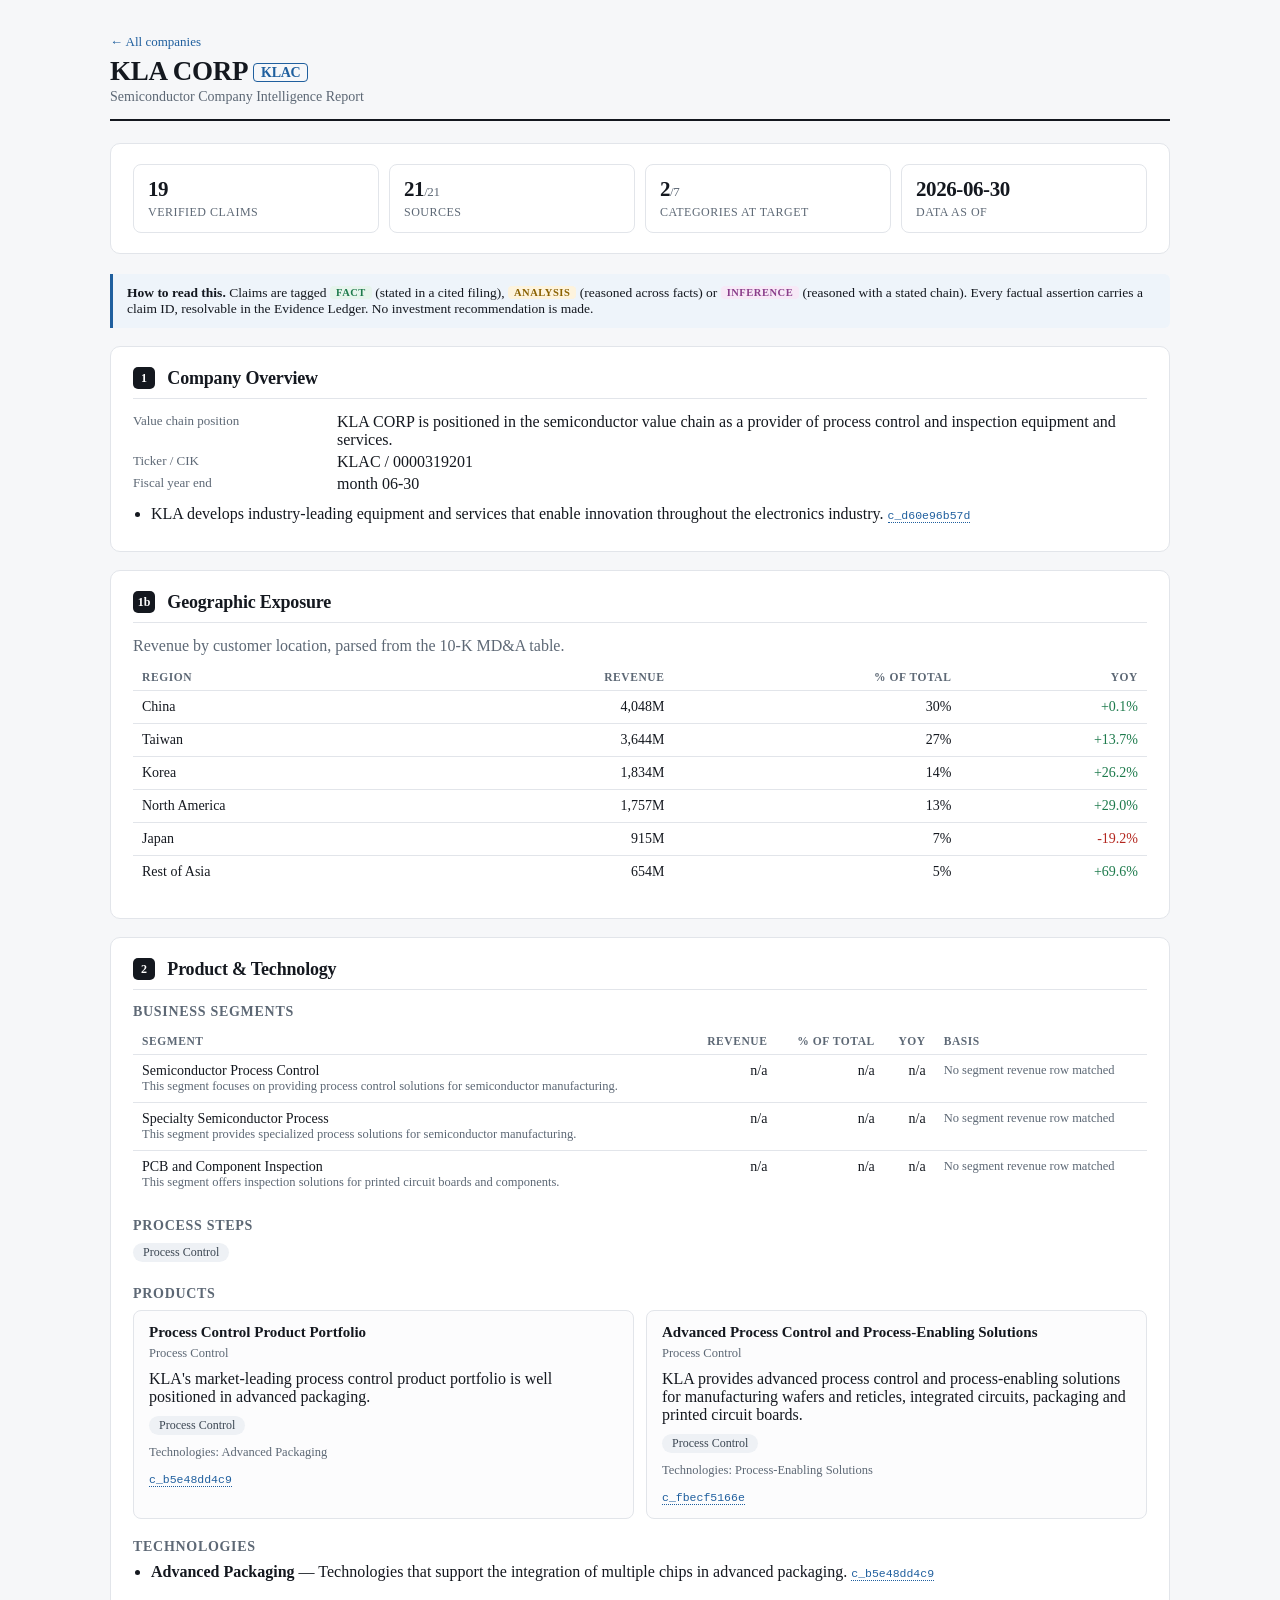
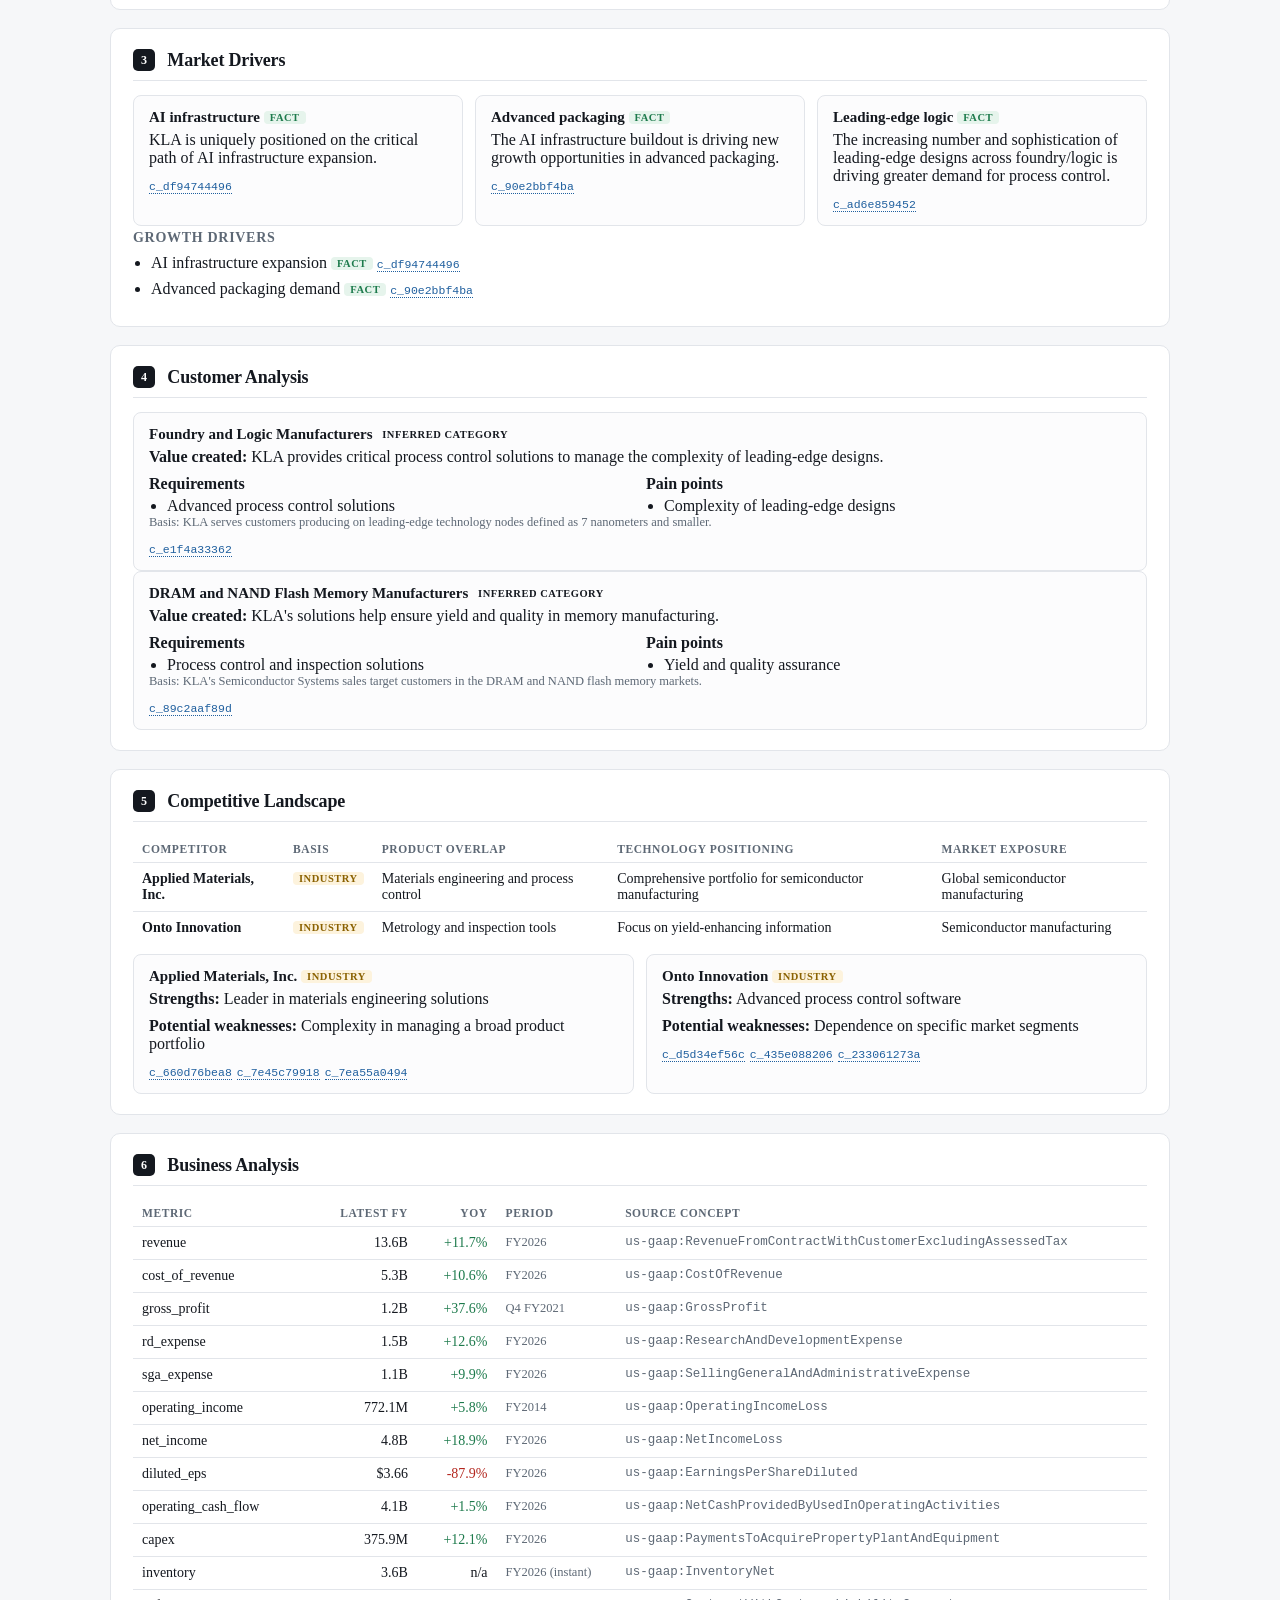
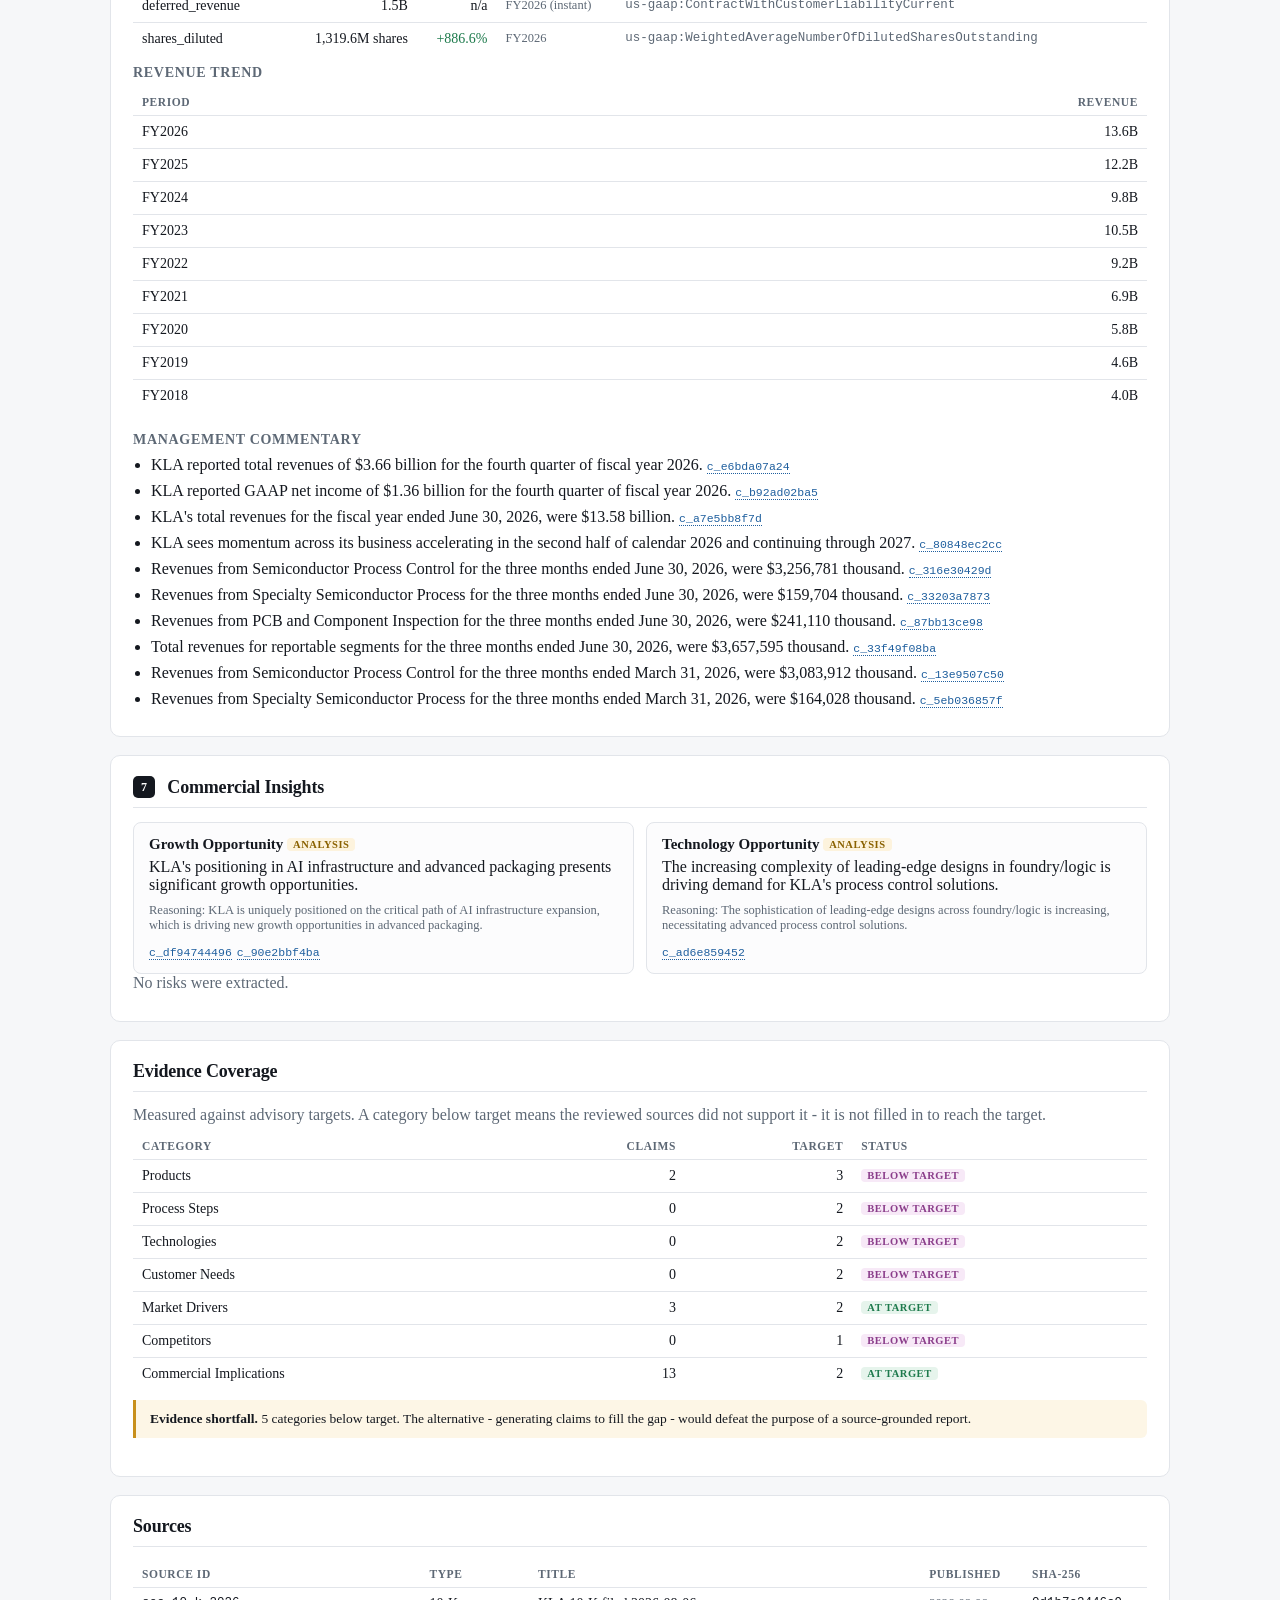
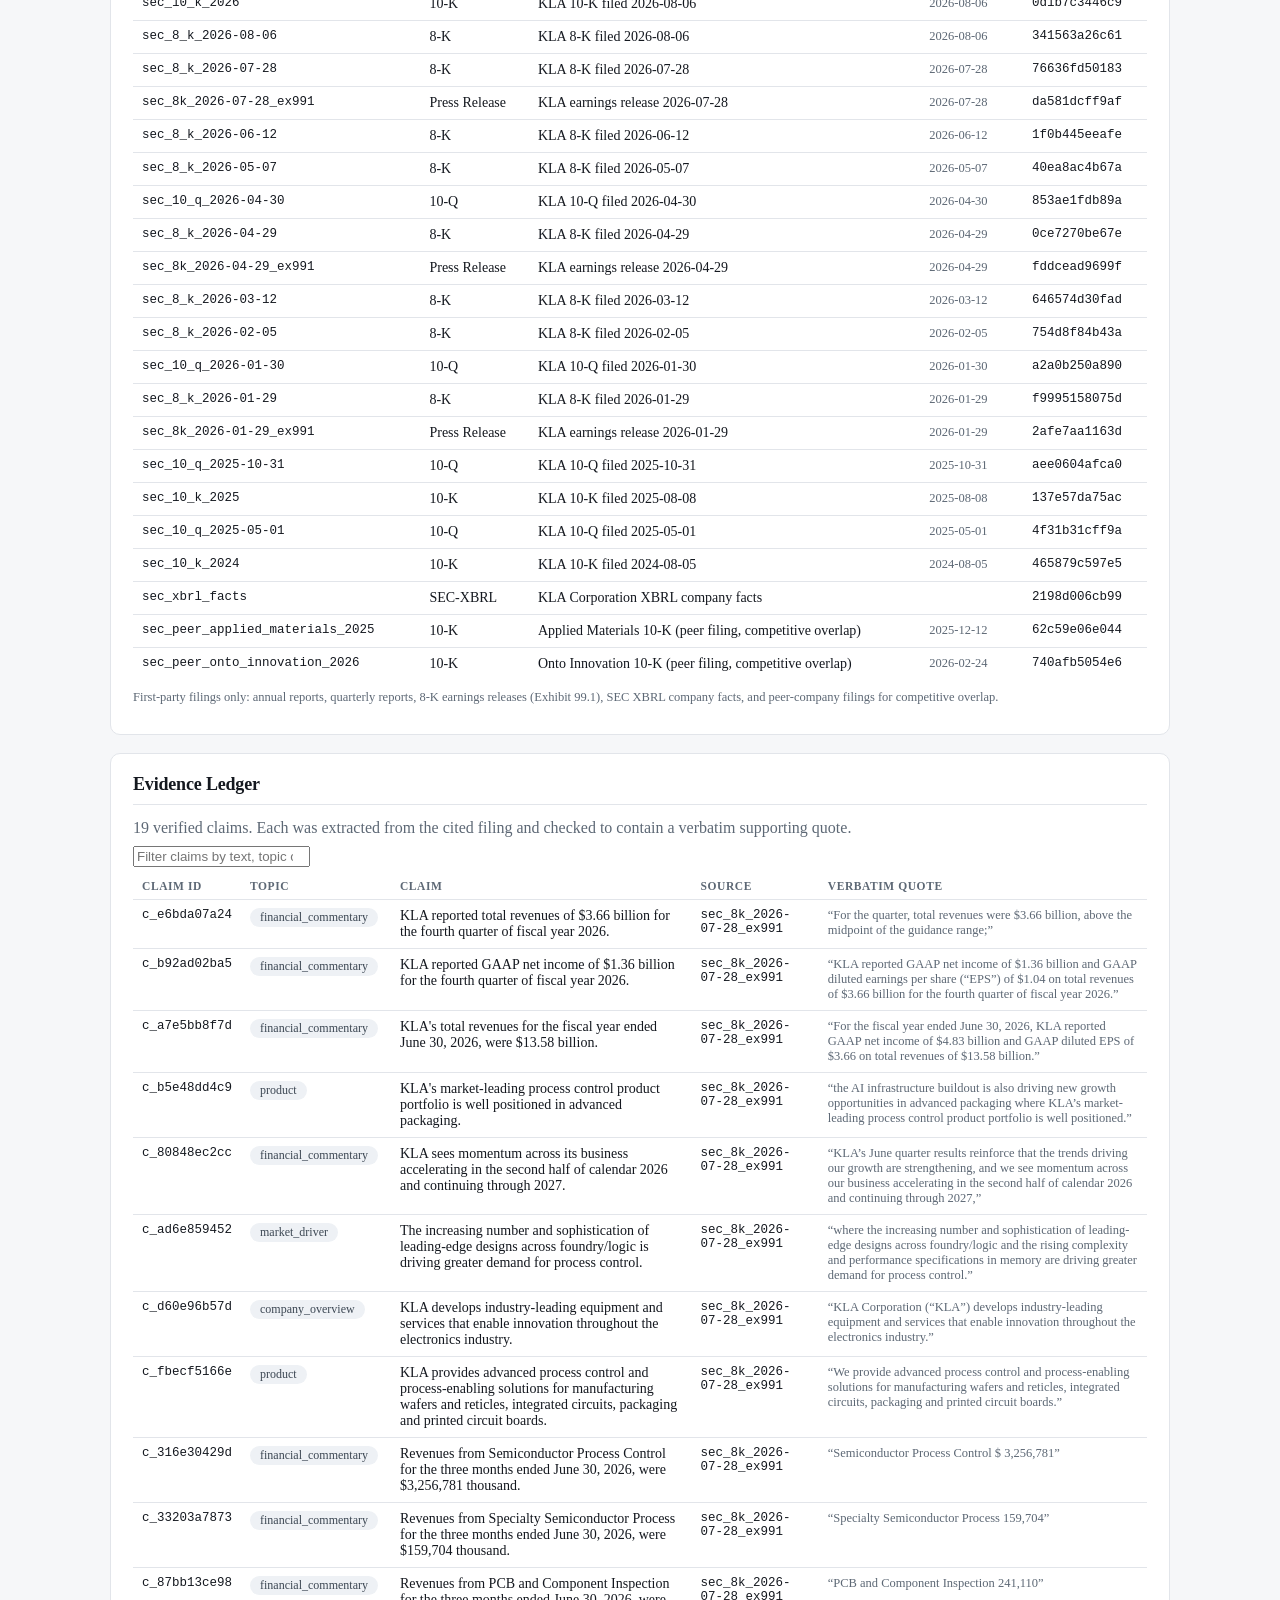
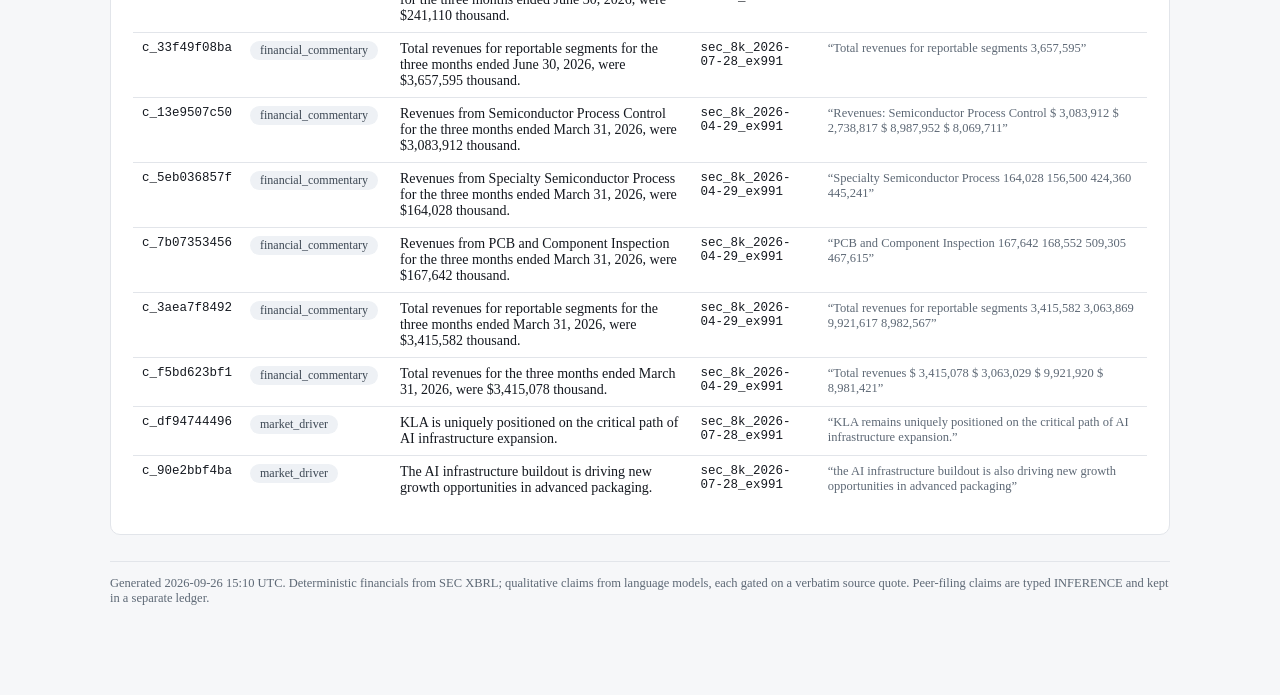
<file: site/klac.html>
<!DOCTYPE html>
<html lang="en">
<head>
<meta charset="utf-8">
<meta name="viewport" content="width=device-width, initial-scale=1">
<title>KLA CORP (KLAC) — Semiconductor Intelligence Report</title>
<style>
/* Shared stylesheet for the static report site.
   Inlined into every page so each HTML file is standalone and can be sent as-is.
   System fonts only - no network request, works offline. */

:root {
  --bg: #f6f7f9;
  --panel: #ffffff;
  --ink: #14181f;
  --muted: #5d6875;
  --line: #e2e5ea;
  --accent: #1f5f9e;
  --fact: #1d7a4c;
  --analysis: #8a6100;
  --inference: #8a3d8a;
  --neg: #b3261e;
  --pos: #1d7a4c;
}

* { box-sizing: border-box; }

body {
  margin: 0;
  background: var(--bg);
  color: var(--ink);
  font: 15px/1.6 -apple-system, BlinkMacSystemFont, &#34;Segoe UI&#34;, Roboto,
        &#34;Helvetica Neue&#34;, Arial, sans-serif;
  -webkit-font-smoothing: antialiased;
}

.wrap { max-width: 1100px; margin: 0 auto; padding: 32px 20px 80px; }

/* ---------- masthead ---------- */
.masthead { border-bottom: 2px solid var(--ink); padding-bottom: 14px; margin-bottom: 22px; }
.masthead h1 { margin: 6px 0 2px; font-size: 27px; letter-spacing: -0.01em; }
.masthead .sub { margin: 0; color: var(--muted); font-size: 14px; }
.masthead .ticker {
  font-size: 14px; font-weight: 600; color: var(--accent);
  border: 1px solid var(--accent); border-radius: 4px;
  padding: 1px 7px; vertical-align: 3px;
}
a.back { color: var(--accent); text-decoration: none; font-size: 13px; }
a.back:hover { text-decoration: underline; }

/* ---------- stat bar ---------- */
.bar {
  display: flex; flex-wrap: wrap; gap: 10px; margin: 0 0 20px;
}
.stat {
  flex: 1 1 150px; background: var(--panel); border: 1px solid var(--line);
  border-radius: 8px; padding: 12px 14px;
}
.stat b { display: block; font-size: 21px; letter-spacing: -0.02em; }
.stat b small { font-size: 13px; color: var(--muted); font-weight: 500; }
.stat span { color: var(--muted); font-size: 12px; text-transform: uppercase; letter-spacing: 0.04em; }

/* ---------- sections ---------- */
section {
  background: var(--panel); border: 1px solid var(--line); border-radius: 10px;
  padding: 20px 22px; margin-bottom: 18px;
}
h2 {
  font-size: 18px; margin: 0 0 14px; padding-bottom: 9px;
  border-bottom: 1px solid var(--line); letter-spacing: -0.01em;
}
h2 .n {
  display: inline-block; min-width: 22px; height: 22px; line-height: 22px;
  margin-right: 8px; text-align: center; font-size: 12px;
  background: var(--ink); color: #fff; border-radius: 5px; vertical-align: 2px;
}
h3 { font-size: 14px; margin: 20px 0 8px; text-transform: uppercase;
     letter-spacing: 0.05em; color: var(--muted); }
h3:first-of-type { margin-top: 4px; }
h4 { margin: 0 0 5px; font-size: 15px; }

p { margin: 0 0 9px; }
.muted { color: var(--muted); }
.small { font-size: 12.5px; }
.mono { font-family: ui-monospace, SFMono-Regular, Menlo, Consolas, monospace; }
.num { text-align: right; font-variant-numeric: tabular-nums; }
.pos { color: var(--pos); }
.neg { color: var(--neg); }

/* ---------- tables ---------- */
table { width: 100%; border-collapse: collapse; margin: 6px 0 10px; font-size: 14px; }
th {
  text-align: left; font-size: 11.5px; text-transform: uppercase;
  letter-spacing: 0.05em; color: var(--muted); font-weight: 600;
  border-bottom: 1px solid var(--line); padding: 7px 9px;
}
td { padding: 8px 9px; border-bottom: 1px solid var(--line); vertical-align: top; }
tr:last-child td { border-bottom: none; }
tr.sub td { background: #fafbfc; font-style: italic; }
tbody tr:target { background: #fff6d9; }

/* ---------- cards / lists ---------- */
.grid { display: grid; grid-template-columns: repeat(auto-fit, minmax(260px, 1fr)); gap: 12px; }
.card {
  border: 1px solid var(--line); border-radius: 8px; padding: 13px 15px;
  background: #fcfcfd;
}
.card p:last-child { margin-bottom: 0; }
ul.claims { margin: 0; padding-left: 18px; }
ul.claims li { margin-bottom: 8px; }
.two { display: grid; grid-template-columns: 1fr 1fr; gap: 12px; }
.two ul { margin: 4px 0 0; padding-left: 18px; }

dl.kv { display: grid; grid-template-columns: 190px 1fr; gap: 4px 14px; margin: 0 0 12px; }
dl.kv dt { color: var(--muted); font-size: 13px; }
dl.kv dd { margin: 0; }

/* ---------- inline badges ---------- */
.tag {
  display: inline-block; font-size: 10.5px; font-weight: 700; letter-spacing: 0.05em;
  text-transform: uppercase; padding: 1px 6px; border-radius: 4px;
  vertical-align: 1px; white-space: nowrap;
}
.tag.fact { background: #e6f4ec; color: var(--fact); }
.tag.analysis { background: #fdf3dd; color: var(--analysis); }
.tag.inference { background: #f7e9f7; color: var(--inference); }
.tag.disclosed { background: #e6f4ec; color: var(--fact); }

.chip {
  display: inline-block; font-size: 12px; background: #eef1f5; color: #3c4753;
  border-radius: 20px; padding: 2px 10px; margin: 0 4px 4px 0;
}
.chips { margin: 6px 0; }

a.cid {
  font-family: ui-monospace, SFMono-Regular, Menlo, Consolas, monospace;
  font-size: 11.5px; color: var(--accent); text-decoration: none;
  border-bottom: 1px dotted var(--accent);
}
a.cid:hover { background: #eaf2fa; }
.srcs { margin: 7px 0 0; }
.srcs a.cid { margin-right: 5px; }

/* ---------- callouts ---------- */
.callout {
  background: #eef4fa; border-left: 3px solid var(--accent);
  padding: 11px 14px; border-radius: 0 6px 6px 0; margin: 0 0 18px; font-size: 13.5px;
}
.callout.warn { background: #fdf6e6; border-left-color: #c8901c; }

/* ---------- ledger filter ---------- */
input[type=&#34;search&#34;] {
  width: 100%; padding: 8px 11px; font-size: 14px; margin: 4px 0 10px;
  border: 1px solid var(--line); border-radius: 7px; background: #fff;
  font-family: inherit;
}
input[type=&#34;search&#34;]:focus { outline: 2px solid #b9d4ec; border-color: var(--accent); }

footer { margin-top: 26px; padding-top: 14px; border-top: 1px solid var(--line); }

@media (max-width: 620px) {
  .two { grid-template-columns: 1fr; }
  dl.kv { grid-template-columns: 1fr; }
  dl.kv dt { margin-top: 6px; }
}

/* Stale-data banner: an issuer whose newest SEC filing is years old must be
   impossible to mistake for current intelligence. */
.callout.stale {
  background: #fdecea;
  border-left-color: var(--neg);
  border-left-width: 4px;
}

</style>
</head>
<body>
<div class="wrap">

<header class="masthead">
  <a class="back" href="index.html">&larr; All companies</a>
  <h1>KLA CORP <span class="ticker">KLAC</span></h1>
  <p class="sub">Semiconductor Company Intelligence Report</p>
</header>



<section class="bar">
  <div class="stat"><b>19</b><span>verified claims</span></div>
  <div class="stat"><b>21<small>/21</small></b><span>sources</span></div>
  <div class="stat"><b>2<small>/7</small></b><span>categories at target</span></div>
  <div class="stat"><b>2026-06-30</b><span>data as of</span></div>
</section>

<div class="callout">
  <strong>How to read this.</strong> Claims are tagged
  <span class="tag fact">FACT</span> (stated in a cited filing),
  <span class="tag analysis">ANALYSIS</span> (reasoned across facts) or
  <span class="tag inference">INFERENCE</span> (reasoned with a stated chain).
  Every factual assertion carries a claim ID, resolvable in the Evidence Ledger.
  No investment recommendation is made.
</div>

<section>
<h2><span class="n">1</span> Company Overview</h2>
<dl class="kv">
  <dt>Value chain position</dt><dd>KLA CORP is positioned in the semiconductor value chain as a provider of process control and inspection equipment and services.</dd>
  <dt>Ticker / CIK</dt><dd>KLAC / 0000319201</dd>
  <dt>Fiscal year end</dt><dd>month 06-30</dd>
</dl>
<ul class="claims">
  <li>KLA develops industry-leading equipment and services that enable innovation throughout the electronics industry. <a class="cid" href="#c_d60e96b57d">c_d60e96b57d</a></li>
</ul>
</section>

<section>
<h2><span class="n">1b</span> Geographic Exposure</h2>
<p class="muted">Revenue by customer location, parsed from the 10-K MD&amp;A table.</p>
<table>
  <thead><tr><th>Region</th><th class="num">Revenue</th><th class="num">% of total</th><th class="num">YoY</th></tr></thead>
  <tbody>
    <tr>
      <td>China</td>
      <td class="num">4,048M</td>
      <td class="num">30%</td>
      <td class="num pos">+0.1%</td>
    </tr>
    <tr>
      <td>Taiwan</td>
      <td class="num">3,644M</td>
      <td class="num">27%</td>
      <td class="num pos">+13.7%</td>
    </tr>
    <tr>
      <td>Korea</td>
      <td class="num">1,834M</td>
      <td class="num">14%</td>
      <td class="num pos">+26.2%</td>
    </tr>
    <tr>
      <td>North America</td>
      <td class="num">1,757M</td>
      <td class="num">13%</td>
      <td class="num pos">+29.0%</td>
    </tr>
    <tr>
      <td>Japan</td>
      <td class="num">915M</td>
      <td class="num">7%</td>
      <td class="num neg">-19.2%</td>
    </tr>
    <tr>
      <td>Rest of Asia</td>
      <td class="num">654M</td>
      <td class="num">5%</td>
      <td class="num pos">+69.6%</td>
    </tr>
  </tbody>
</table>
</section>

<section>
<h2><span class="n">2</span> Product &amp; Technology</h2>

<h3>Business segments</h3>
<table>
  <thead><tr><th>Segment</th><th class="num">Revenue</th><th class="num">% of total</th><th class="num">YoY</th><th>Basis</th></tr></thead>
  <tbody>
    <tr>
      <td>Semiconductor Process Control<div class="muted small">This segment focuses on providing process control solutions for semiconductor manufacturing.</div></td>
      <td class="num">n/a</td>
      <td class="num">n/a</td>
      <td class="num ">n/a</td>
      <td class="muted small">No segment revenue row matched</td>
    </tr>
    <tr>
      <td>Specialty Semiconductor Process<div class="muted small">This segment provides specialized process solutions for semiconductor manufacturing.</div></td>
      <td class="num">n/a</td>
      <td class="num">n/a</td>
      <td class="num ">n/a</td>
      <td class="muted small">No segment revenue row matched</td>
    </tr>
    <tr>
      <td>PCB and Component Inspection<div class="muted small">This segment offers inspection solutions for printed circuit boards and components.</div></td>
      <td class="num">n/a</td>
      <td class="num">n/a</td>
      <td class="num ">n/a</td>
      <td class="muted small">No segment revenue row matched</td>
    </tr>
  </tbody>
</table>

<h3>Process steps</h3>
<p class="chips"><span class="chip">Process Control</span></p>

<h3>Products</h3>
<div class="grid">
  <div class="card">
    <h4>Process Control Product Portfolio</h4>
<p class="muted small">Process Control</p><p>KLA&#39;s market-leading process control product portfolio is well positioned in advanced packaging.</p><p class="chips"><span class="chip">Process Control</span></p><p class="muted small">Technologies: Advanced Packaging</p>    <p class="srcs"><a class="cid" href="#c_b5e48dd4c9">c_b5e48dd4c9</a></p>
  </div>
  <div class="card">
    <h4>Advanced Process Control and Process-Enabling Solutions</h4>
<p class="muted small">Process Control</p><p>KLA provides advanced process control and process-enabling solutions for manufacturing wafers and reticles, integrated circuits, packaging and printed circuit boards.</p><p class="chips"><span class="chip">Process Control</span></p><p class="muted small">Technologies: Process-Enabling Solutions</p>    <p class="srcs"><a class="cid" href="#c_fbecf5166e">c_fbecf5166e</a></p>
  </div>
</div>

<h3>Technologies</h3>
<ul class="claims">
  <li><b>Advanced Packaging</b> — Technologies that support the integration of multiple chips in advanced packaging.    <span class="srcs"><a class="cid" href="#c_b5e48dd4c9">c_b5e48dd4c9</a></span>
  </li>
</ul>
</section>

<section>
<h2><span class="n">3</span> Market Drivers</h2>
<div class="grid">
  <div class="card">
    <h4>AI infrastructure <span class="tag fact">FACT</span></h4>
    <p>KLA is uniquely positioned on the critical path of AI infrastructure expansion.</p>
    <p class="srcs"><a class="cid" href="#c_df94744496">c_df94744496</a></p>
  </div>
  <div class="card">
    <h4>Advanced packaging <span class="tag fact">FACT</span></h4>
    <p>The AI infrastructure buildout is driving new growth opportunities in advanced packaging.</p>
    <p class="srcs"><a class="cid" href="#c_90e2bbf4ba">c_90e2bbf4ba</a></p>
  </div>
  <div class="card">
    <h4>Leading-edge logic <span class="tag fact">FACT</span></h4>
    <p>The increasing number and sophistication of leading-edge designs across foundry/logic is driving greater demand for process control.</p>
    <p class="srcs"><a class="cid" href="#c_ad6e859452">c_ad6e859452</a></p>
  </div>
</div>

<h3>Growth drivers</h3>
<ul class="claims">
  <li>AI infrastructure expansion <span class="tag fact">FACT</span>
    <span class="srcs"><a class="cid" href="#c_df94744496">c_df94744496</a></span></li>
  <li>Advanced packaging demand <span class="tag fact">FACT</span>
    <span class="srcs"><a class="cid" href="#c_90e2bbf4ba">c_90e2bbf4ba</a></span></li>
</ul>
</section>

<section>
<h2><span class="n">4</span> Customer Analysis</h2>
<div class="card">
  <h4>Foundry and Logic Manufacturers
<span class="tag inferred">inferred category</span>  </h4>
<p><b>Value created:</b> KLA provides critical process control solutions to manage the complexity of leading-edge designs.</p>  <div class="two">
<div><b>Requirements</b><ul><li>Advanced process control solutions</li></ul></div><div><b>Pain points</b><ul><li>Complexity of leading-edge designs</li></ul></div>  </div>
<p class="muted small">Basis: KLA serves customers producing on leading-edge technology nodes defined as 7 nanometers and smaller.</p>  <p class="srcs"><a class="cid" href="#c_e1f4a33362">c_e1f4a33362</a></p>
</div>
<div class="card">
  <h4>DRAM and NAND Flash Memory Manufacturers
<span class="tag inferred">inferred category</span>  </h4>
<p><b>Value created:</b> KLA&#39;s solutions help ensure yield and quality in memory manufacturing.</p>  <div class="two">
<div><b>Requirements</b><ul><li>Process control and inspection solutions</li></ul></div><div><b>Pain points</b><ul><li>Yield and quality assurance</li></ul></div>  </div>
<p class="muted small">Basis: KLA&#39;s Semiconductor Systems sales target customers in the DRAM and NAND flash memory markets.</p>  <p class="srcs"><a class="cid" href="#c_89c2aaf89d">c_89c2aaf89d</a></p>
</div>
</section>

<section>
<h2><span class="n">5</span> Competitive Landscape</h2>
<table>
  <thead><tr><th>Competitor</th><th>Basis</th><th>Product overlap</th><th>Technology positioning</th><th>Market exposure</th></tr></thead>
  <tbody>
    <tr>
      <td><b>Applied Materials, Inc.</b></td>
      <td><span class="tag analysis">industry</span></td>
      <td>Materials engineering and process control</td>
      <td>Comprehensive portfolio for semiconductor manufacturing</td>
      <td>Global semiconductor manufacturing</td>
    </tr>
    <tr>
      <td><b>Onto Innovation</b></td>
      <td><span class="tag analysis">industry</span></td>
      <td>Metrology and inspection tools</td>
      <td>Focus on yield-enhancing information</td>
      <td>Semiconductor manufacturing</td>
    </tr>
  </tbody>
</table>
<div class="grid">
  <div class="card">
    <h4>Applied Materials, Inc. <span class="tag analysis">industry</span></h4>
<p><b>Strengths:</b> Leader in materials engineering solutions</p><p><b>Potential weaknesses:</b> Complexity in managing a broad product portfolio</p>    <p class="srcs"><a class="cid" href="#c_660d76bea8">c_660d76bea8</a><a class="cid" href="#c_7e45c79918">c_7e45c79918</a><a class="cid" href="#c_7ea55a0494">c_7ea55a0494</a></p>
  </div>
  <div class="card">
    <h4>Onto Innovation <span class="tag analysis">industry</span></h4>
<p><b>Strengths:</b> Advanced process control software</p><p><b>Potential weaknesses:</b> Dependence on specific market segments</p>    <p class="srcs"><a class="cid" href="#c_d5d34ef56c">c_d5d34ef56c</a><a class="cid" href="#c_435e088206">c_435e088206</a><a class="cid" href="#c_233061273a">c_233061273a</a></p>
  </div>
</div>
</section>

<section>
<h2><span class="n">6</span> Business Analysis</h2>
<table>
  <thead><tr><th>Metric</th><th class="num">Latest FY</th><th class="num">YoY</th><th>Period</th><th>Source concept</th></tr></thead>
  <tbody>
    <tr>
      <td>revenue</td>
      <td class="num">13.6B</td>
      <td class="num pos">+11.7%</td>
      <td class="muted small">FY2026</td>
      <td class="muted small mono">us-gaap:RevenueFromContractWithCustomerExcludingAssessedTax</td>
    </tr>
    <tr>
      <td>cost_of_revenue</td>
      <td class="num">5.3B</td>
      <td class="num pos">+10.6%</td>
      <td class="muted small">FY2026</td>
      <td class="muted small mono">us-gaap:CostOfRevenue</td>
    </tr>
    <tr>
      <td>gross_profit</td>
      <td class="num">1.2B</td>
      <td class="num pos">+37.6%</td>
      <td class="muted small">Q4 FY2021</td>
      <td class="muted small mono">us-gaap:GrossProfit</td>
    </tr>
    <tr>
      <td>rd_expense</td>
      <td class="num">1.5B</td>
      <td class="num pos">+12.6%</td>
      <td class="muted small">FY2026</td>
      <td class="muted small mono">us-gaap:ResearchAndDevelopmentExpense</td>
    </tr>
    <tr>
      <td>sga_expense</td>
      <td class="num">1.1B</td>
      <td class="num pos">+9.9%</td>
      <td class="muted small">FY2026</td>
      <td class="muted small mono">us-gaap:SellingGeneralAndAdministrativeExpense</td>
    </tr>
    <tr>
      <td>operating_income</td>
      <td class="num">772.1M</td>
      <td class="num pos">+5.8%</td>
      <td class="muted small">FY2014</td>
      <td class="muted small mono">us-gaap:OperatingIncomeLoss</td>
    </tr>
    <tr>
      <td>net_income</td>
      <td class="num">4.8B</td>
      <td class="num pos">+18.9%</td>
      <td class="muted small">FY2026</td>
      <td class="muted small mono">us-gaap:NetIncomeLoss</td>
    </tr>
    <tr>
      <td>diluted_eps</td>
      <td class="num">$3.66</td>
      <td class="num neg">-87.9%</td>
      <td class="muted small">FY2026</td>
      <td class="muted small mono">us-gaap:EarningsPerShareDiluted</td>
    </tr>
    <tr>
      <td>operating_cash_flow</td>
      <td class="num">4.1B</td>
      <td class="num pos">+1.5%</td>
      <td class="muted small">FY2026</td>
      <td class="muted small mono">us-gaap:NetCashProvidedByUsedInOperatingActivities</td>
    </tr>
    <tr>
      <td>capex</td>
      <td class="num">375.9M</td>
      <td class="num pos">+12.1%</td>
      <td class="muted small">FY2026</td>
      <td class="muted small mono">us-gaap:PaymentsToAcquirePropertyPlantAndEquipment</td>
    </tr>
    <tr>
      <td>inventory</td>
      <td class="num">3.6B</td>
      <td class="num ">n/a</td>
      <td class="muted small">FY2026 (instant)</td>
      <td class="muted small mono">us-gaap:InventoryNet</td>
    </tr>
    <tr>
      <td>deferred_revenue</td>
      <td class="num">1.5B</td>
      <td class="num ">n/a</td>
      <td class="muted small">FY2026 (instant)</td>
      <td class="muted small mono">us-gaap:ContractWithCustomerLiabilityCurrent</td>
    </tr>
    <tr>
      <td>shares_diluted</td>
      <td class="num">1,319.6M shares</td>
      <td class="num pos">+886.6%</td>
      <td class="muted small">FY2026</td>
      <td class="muted small mono">us-gaap:WeightedAverageNumberOfDilutedSharesOutstanding</td>
    </tr>
  </tbody>
</table>

<h3>Revenue trend</h3>
<table>
  <thead><tr><th>Period</th><th class="num">Revenue</th></tr></thead>
  <tbody>
    <tr><td>FY2026</td><td class="num">13.6B</td></tr>
    <tr><td>FY2025</td><td class="num">12.2B</td></tr>
    <tr><td>FY2024</td><td class="num">9.8B</td></tr>
    <tr><td>FY2023</td><td class="num">10.5B</td></tr>
    <tr><td>FY2022</td><td class="num">9.2B</td></tr>
    <tr><td>FY2021</td><td class="num">6.9B</td></tr>
    <tr><td>FY2020</td><td class="num">5.8B</td></tr>
    <tr><td>FY2019</td><td class="num">4.6B</td></tr>
    <tr><td>FY2018</td><td class="num">4.0B</td></tr>
  </tbody>
</table>

<h3>Management commentary</h3>
<ul class="claims">
<li>KLA reported total revenues of $3.66 billion for the fourth quarter of fiscal year 2026. <a class="cid" href="#c_e6bda07a24">c_e6bda07a24</a></li><li>KLA reported GAAP net income of $1.36 billion for the fourth quarter of fiscal year 2026. <a class="cid" href="#c_b92ad02ba5">c_b92ad02ba5</a></li><li>KLA&#39;s total revenues for the fiscal year ended June 30, 2026, were $13.58 billion. <a class="cid" href="#c_a7e5bb8f7d">c_a7e5bb8f7d</a></li><li>KLA sees momentum across its business accelerating in the second half of calendar 2026 and continuing through 2027. <a class="cid" href="#c_80848ec2cc">c_80848ec2cc</a></li><li>Revenues from Semiconductor Process Control for the three months ended June 30, 2026, were $3,256,781 thousand. <a class="cid" href="#c_316e30429d">c_316e30429d</a></li><li>Revenues from Specialty Semiconductor Process for the three months ended June 30, 2026, were $159,704 thousand. <a class="cid" href="#c_33203a7873">c_33203a7873</a></li><li>Revenues from PCB and Component Inspection for the three months ended June 30, 2026, were $241,110 thousand. <a class="cid" href="#c_87bb13ce98">c_87bb13ce98</a></li><li>Total revenues for reportable segments for the three months ended June 30, 2026, were $3,657,595 thousand. <a class="cid" href="#c_33f49f08ba">c_33f49f08ba</a></li><li>Revenues from Semiconductor Process Control for the three months ended March 31, 2026, were $3,083,912 thousand. <a class="cid" href="#c_13e9507c50">c_13e9507c50</a></li><li>Revenues from Specialty Semiconductor Process for the three months ended March 31, 2026, were $164,028 thousand. <a class="cid" href="#c_5eb036857f">c_5eb036857f</a></li></ul>
</section>

<section>
<h2><span class="n">7</span> Commercial Insights</h2>
<div class="grid">
  <div class="card">
    <h4>Growth Opportunity <span class="tag analysis">ANALYSIS</span></h4>
    <p>KLA&#39;s positioning in AI infrastructure and advanced packaging presents significant growth opportunities.</p>
<p class="muted small">Reasoning: KLA is uniquely positioned on the critical path of AI infrastructure expansion, which is driving new growth opportunities in advanced packaging.</p>    <p class="srcs"><a class="cid" href="#c_df94744496">c_df94744496</a><a class="cid" href="#c_90e2bbf4ba">c_90e2bbf4ba</a></p>
  </div>
  <div class="card">
    <h4>Technology Opportunity <span class="tag analysis">ANALYSIS</span></h4>
    <p>The increasing complexity of leading-edge designs in foundry/logic is driving demand for KLA&#39;s process control solutions.</p>
<p class="muted small">Reasoning: The sophistication of leading-edge designs across foundry/logic is increasing, necessitating advanced process control solutions.</p>    <p class="srcs"><a class="cid" href="#c_ad6e859452">c_ad6e859452</a></p>
  </div>
</div>

<p class="muted">No risks were extracted.</p></section>

<section>
<h2>Evidence Coverage</h2>
<p class="muted">Measured against advisory targets. A category below target means the reviewed sources did not support it - it is not filled in to reach the target.</p>
<table>
  <thead><tr><th>Category</th><th class="num">Claims</th><th class="num">Target</th><th>Status</th></tr></thead>
  <tbody>
    <tr>
      <td>Products</td>
      <td class="num">2</td>
      <td class="num">3</td>
      <td><span class="tag inference">below target</span></td>
    </tr>
    <tr>
      <td>Process Steps</td>
      <td class="num">0</td>
      <td class="num">2</td>
      <td><span class="tag inference">below target</span></td>
    </tr>
    <tr>
      <td>Technologies</td>
      <td class="num">0</td>
      <td class="num">2</td>
      <td><span class="tag inference">below target</span></td>
    </tr>
    <tr>
      <td>Customer Needs</td>
      <td class="num">0</td>
      <td class="num">2</td>
      <td><span class="tag inference">below target</span></td>
    </tr>
    <tr>
      <td>Market Drivers</td>
      <td class="num">3</td>
      <td class="num">2</td>
      <td><span class="tag fact">at target</span></td>
    </tr>
    <tr>
      <td>Competitors</td>
      <td class="num">0</td>
      <td class="num">1</td>
      <td><span class="tag inference">below target</span></td>
    </tr>
    <tr>
      <td>Commercial Implications</td>
      <td class="num">13</td>
      <td class="num">2</td>
      <td><span class="tag fact">at target</span></td>
    </tr>
  </tbody>
</table>
<div class="callout warn">
  <strong>Evidence shortfall.</strong> 5 categories
  below target. The alternative - generating claims to fill the gap - would defeat the purpose of a source-grounded report.
</div>
</section>

<section>
<h2>Sources</h2>
<table>
  <thead><tr><th>Source ID</th><th>Type</th><th>Title</th><th>Published</th><th>SHA-256</th></tr></thead>
  <tbody>
    <tr>
      <td class="mono small">sec_10_k_2026</td>
      <td>10-K</td>
      <td>KLA 10-K filed 2026-08-06</td>
      <td class="muted small">2026-08-06</td>
      <td class="mono small">0d1b7c3446c9</td>
    </tr>
    <tr>
      <td class="mono small">sec_8_k_2026-08-06</td>
      <td>8-K</td>
      <td>KLA 8-K filed 2026-08-06</td>
      <td class="muted small">2026-08-06</td>
      <td class="mono small">341563a26c61</td>
    </tr>
    <tr>
      <td class="mono small">sec_8_k_2026-07-28</td>
      <td>8-K</td>
      <td>KLA 8-K filed 2026-07-28</td>
      <td class="muted small">2026-07-28</td>
      <td class="mono small">76636fd50183</td>
    </tr>
    <tr>
      <td class="mono small">sec_8k_2026-07-28_ex991</td>
      <td>Press Release</td>
      <td>KLA earnings release 2026-07-28</td>
      <td class="muted small">2026-07-28</td>
      <td class="mono small">da581dcff9af</td>
    </tr>
    <tr>
      <td class="mono small">sec_8_k_2026-06-12</td>
      <td>8-K</td>
      <td>KLA 8-K filed 2026-06-12</td>
      <td class="muted small">2026-06-12</td>
      <td class="mono small">1f0b445eeafe</td>
    </tr>
    <tr>
      <td class="mono small">sec_8_k_2026-05-07</td>
      <td>8-K</td>
      <td>KLA 8-K filed 2026-05-07</td>
      <td class="muted small">2026-05-07</td>
      <td class="mono small">40ea8ac4b67a</td>
    </tr>
    <tr>
      <td class="mono small">sec_10_q_2026-04-30</td>
      <td>10-Q</td>
      <td>KLA 10-Q filed 2026-04-30</td>
      <td class="muted small">2026-04-30</td>
      <td class="mono small">853ae1fdb89a</td>
    </tr>
    <tr>
      <td class="mono small">sec_8_k_2026-04-29</td>
      <td>8-K</td>
      <td>KLA 8-K filed 2026-04-29</td>
      <td class="muted small">2026-04-29</td>
      <td class="mono small">0ce7270be67e</td>
    </tr>
    <tr>
      <td class="mono small">sec_8k_2026-04-29_ex991</td>
      <td>Press Release</td>
      <td>KLA earnings release 2026-04-29</td>
      <td class="muted small">2026-04-29</td>
      <td class="mono small">fddcead9699f</td>
    </tr>
    <tr>
      <td class="mono small">sec_8_k_2026-03-12</td>
      <td>8-K</td>
      <td>KLA 8-K filed 2026-03-12</td>
      <td class="muted small">2026-03-12</td>
      <td class="mono small">646574d30fad</td>
    </tr>
    <tr>
      <td class="mono small">sec_8_k_2026-02-05</td>
      <td>8-K</td>
      <td>KLA 8-K filed 2026-02-05</td>
      <td class="muted small">2026-02-05</td>
      <td class="mono small">754d8f84b43a</td>
    </tr>
    <tr>
      <td class="mono small">sec_10_q_2026-01-30</td>
      <td>10-Q</td>
      <td>KLA 10-Q filed 2026-01-30</td>
      <td class="muted small">2026-01-30</td>
      <td class="mono small">a2a0b250a890</td>
    </tr>
    <tr>
      <td class="mono small">sec_8_k_2026-01-29</td>
      <td>8-K</td>
      <td>KLA 8-K filed 2026-01-29</td>
      <td class="muted small">2026-01-29</td>
      <td class="mono small">f9995158075d</td>
    </tr>
    <tr>
      <td class="mono small">sec_8k_2026-01-29_ex991</td>
      <td>Press Release</td>
      <td>KLA earnings release 2026-01-29</td>
      <td class="muted small">2026-01-29</td>
      <td class="mono small">2afe7aa1163d</td>
    </tr>
    <tr>
      <td class="mono small">sec_10_q_2025-10-31</td>
      <td>10-Q</td>
      <td>KLA 10-Q filed 2025-10-31</td>
      <td class="muted small">2025-10-31</td>
      <td class="mono small">aee0604afca0</td>
    </tr>
    <tr>
      <td class="mono small">sec_10_k_2025</td>
      <td>10-K</td>
      <td>KLA 10-K filed 2025-08-08</td>
      <td class="muted small">2025-08-08</td>
      <td class="mono small">137e57da75ac</td>
    </tr>
    <tr>
      <td class="mono small">sec_10_q_2025-05-01</td>
      <td>10-Q</td>
      <td>KLA 10-Q filed 2025-05-01</td>
      <td class="muted small">2025-05-01</td>
      <td class="mono small">4f31b31cff9a</td>
    </tr>
    <tr>
      <td class="mono small">sec_10_k_2024</td>
      <td>10-K</td>
      <td>KLA 10-K filed 2024-08-05</td>
      <td class="muted small">2024-08-05</td>
      <td class="mono small">465879c597e5</td>
    </tr>
    <tr>
      <td class="mono small">sec_xbrl_facts</td>
      <td>SEC-XBRL</td>
      <td>KLA Corporation XBRL company facts</td>
      <td class="muted small"></td>
      <td class="mono small">2198d006cb99</td>
    </tr>
    <tr>
      <td class="mono small">sec_peer_applied_materials_2025</td>
      <td>10-K</td>
      <td>Applied Materials 10-K (peer filing, competitive overlap)</td>
      <td class="muted small">2025-12-12</td>
      <td class="mono small">62c59e06e044</td>
    </tr>
    <tr>
      <td class="mono small">sec_peer_onto_innovation_2026</td>
      <td>10-K</td>
      <td>Onto Innovation 10-K (peer filing, competitive overlap)</td>
      <td class="muted small">2026-02-24</td>
      <td class="mono small">740afb5054e6</td>
    </tr>
  </tbody>
</table>
<p class="muted small">First-party filings only: annual reports, quarterly reports, 8-K earnings releases (Exhibit 99.1), SEC XBRL company facts, and peer-company filings for competitive overlap.</p>
</section>

<section>
<h2>Evidence Ledger</h2>
<p class="muted">19 verified claims. Each was extracted from the cited filing and checked to contain a verbatim supporting quote.</p>
<input type="search" id="ledgerFilter" placeholder="Filter claims by text, topic or source…" autocomplete="off">
<table id="ledger">
  <thead><tr><th>Claim ID</th><th>Topic</th><th>Claim</th><th>Source</th><th>Verbatim quote</th></tr></thead>
  <tbody>
    <tr id="c_e6bda07a24">
      <td class="mono small">c_e6bda07a24</td>
      <td><span class="chip">financial_commentary</span></td>
      <td>KLA reported total revenues of $3.66 billion for the fourth quarter of fiscal year 2026.</td>
      <td class="mono small">sec_8k_2026-07-28_ex991</td>
      <td class="muted small">“For the quarter, total revenues were $3.66 billion, above the midpoint of the guidance range;”</td>
    </tr>
    <tr id="c_b92ad02ba5">
      <td class="mono small">c_b92ad02ba5</td>
      <td><span class="chip">financial_commentary</span></td>
      <td>KLA reported GAAP net income of $1.36 billion for the fourth quarter of fiscal year 2026.</td>
      <td class="mono small">sec_8k_2026-07-28_ex991</td>
      <td class="muted small">“KLA reported GAAP net income of $1.36 billion and GAAP diluted earnings per share (“EPS”) of $1.04 on total revenues of $3.66 billion for the fourth quarter of fiscal year 2026.”</td>
    </tr>
    <tr id="c_a7e5bb8f7d">
      <td class="mono small">c_a7e5bb8f7d</td>
      <td><span class="chip">financial_commentary</span></td>
      <td>KLA&#39;s total revenues for the fiscal year ended June 30, 2026, were $13.58 billion.</td>
      <td class="mono small">sec_8k_2026-07-28_ex991</td>
      <td class="muted small">“For the fiscal year ended June 30, 2026, KLA reported GAAP net income of $4.83 billion and GAAP diluted EPS of $3.66 on total revenues of $13.58 billion.”</td>
    </tr>
    <tr id="c_b5e48dd4c9">
      <td class="mono small">c_b5e48dd4c9</td>
      <td><span class="chip">product</span></td>
      <td>KLA&#39;s market-leading process control product portfolio is well positioned in advanced packaging.</td>
      <td class="mono small">sec_8k_2026-07-28_ex991</td>
      <td class="muted small">“the AI infrastructure buildout is also driving new growth opportunities in advanced packaging where KLA’s market-leading process control product portfolio is well positioned.”</td>
    </tr>
    <tr id="c_80848ec2cc">
      <td class="mono small">c_80848ec2cc</td>
      <td><span class="chip">financial_commentary</span></td>
      <td>KLA sees momentum across its business accelerating in the second half of calendar 2026 and continuing through 2027.</td>
      <td class="mono small">sec_8k_2026-07-28_ex991</td>
      <td class="muted small">“KLA’s June quarter results reinforce that the trends driving our growth are strengthening, and we see momentum across our business accelerating in the second half of calendar 2026 and continuing through 2027,”</td>
    </tr>
    <tr id="c_ad6e859452">
      <td class="mono small">c_ad6e859452</td>
      <td><span class="chip">market_driver</span></td>
      <td>The increasing number and sophistication of leading-edge designs across foundry/logic is driving greater demand for process control.</td>
      <td class="mono small">sec_8k_2026-07-28_ex991</td>
      <td class="muted small">“where the increasing number and sophistication of leading-edge designs across foundry/logic and the rising complexity and performance specifications in memory are driving greater demand for process control.”</td>
    </tr>
    <tr id="c_d60e96b57d">
      <td class="mono small">c_d60e96b57d</td>
      <td><span class="chip">company_overview</span></td>
      <td>KLA develops industry-leading equipment and services that enable innovation throughout the electronics industry.</td>
      <td class="mono small">sec_8k_2026-07-28_ex991</td>
      <td class="muted small">“KLA Corporation (“KLA”) develops industry-leading equipment and services that enable innovation throughout the electronics industry.”</td>
    </tr>
    <tr id="c_fbecf5166e">
      <td class="mono small">c_fbecf5166e</td>
      <td><span class="chip">product</span></td>
      <td>KLA provides advanced process control and process-enabling solutions for manufacturing wafers and reticles, integrated circuits, packaging and printed circuit boards.</td>
      <td class="mono small">sec_8k_2026-07-28_ex991</td>
      <td class="muted small">“We provide advanced process control and process-enabling solutions for manufacturing wafers and reticles, integrated circuits, packaging and printed circuit boards.”</td>
    </tr>
    <tr id="c_316e30429d">
      <td class="mono small">c_316e30429d</td>
      <td><span class="chip">financial_commentary</span></td>
      <td>Revenues from Semiconductor Process Control for the three months ended June 30, 2026, were $3,256,781 thousand.</td>
      <td class="mono small">sec_8k_2026-07-28_ex991</td>
      <td class="muted small">“Semiconductor Process Control $ 3,256,781”</td>
    </tr>
    <tr id="c_33203a7873">
      <td class="mono small">c_33203a7873</td>
      <td><span class="chip">financial_commentary</span></td>
      <td>Revenues from Specialty Semiconductor Process for the three months ended June 30, 2026, were $159,704 thousand.</td>
      <td class="mono small">sec_8k_2026-07-28_ex991</td>
      <td class="muted small">“Specialty Semiconductor Process 159,704”</td>
    </tr>
    <tr id="c_87bb13ce98">
      <td class="mono small">c_87bb13ce98</td>
      <td><span class="chip">financial_commentary</span></td>
      <td>Revenues from PCB and Component Inspection for the three months ended June 30, 2026, were $241,110 thousand.</td>
      <td class="mono small">sec_8k_2026-07-28_ex991</td>
      <td class="muted small">“PCB and Component Inspection 241,110”</td>
    </tr>
    <tr id="c_33f49f08ba">
      <td class="mono small">c_33f49f08ba</td>
      <td><span class="chip">financial_commentary</span></td>
      <td>Total revenues for reportable segments for the three months ended June 30, 2026, were $3,657,595 thousand.</td>
      <td class="mono small">sec_8k_2026-07-28_ex991</td>
      <td class="muted small">“Total revenues for reportable segments 3,657,595”</td>
    </tr>
    <tr id="c_13e9507c50">
      <td class="mono small">c_13e9507c50</td>
      <td><span class="chip">financial_commentary</span></td>
      <td>Revenues from Semiconductor Process Control for the three months ended March 31, 2026, were $3,083,912 thousand.</td>
      <td class="mono small">sec_8k_2026-04-29_ex991</td>
      <td class="muted small">“Revenues: Semiconductor Process Control $ 3,083,912 $ 2,738,817 $ 8,987,952 $ 8,069,711”</td>
    </tr>
    <tr id="c_5eb036857f">
      <td class="mono small">c_5eb036857f</td>
      <td><span class="chip">financial_commentary</span></td>
      <td>Revenues from Specialty Semiconductor Process for the three months ended March 31, 2026, were $164,028 thousand.</td>
      <td class="mono small">sec_8k_2026-04-29_ex991</td>
      <td class="muted small">“Specialty Semiconductor Process 164,028 156,500 424,360 445,241”</td>
    </tr>
    <tr id="c_7b07353456">
      <td class="mono small">c_7b07353456</td>
      <td><span class="chip">financial_commentary</span></td>
      <td>Revenues from PCB and Component Inspection for the three months ended March 31, 2026, were $167,642 thousand.</td>
      <td class="mono small">sec_8k_2026-04-29_ex991</td>
      <td class="muted small">“PCB and Component Inspection 167,642 168,552 509,305 467,615”</td>
    </tr>
    <tr id="c_3aea7f8492">
      <td class="mono small">c_3aea7f8492</td>
      <td><span class="chip">financial_commentary</span></td>
      <td>Total revenues for reportable segments for the three months ended March 31, 2026, were $3,415,582 thousand.</td>
      <td class="mono small">sec_8k_2026-04-29_ex991</td>
      <td class="muted small">“Total revenues for reportable segments 3,415,582 3,063,869 9,921,617 8,982,567”</td>
    </tr>
    <tr id="c_f5bd623bf1">
      <td class="mono small">c_f5bd623bf1</td>
      <td><span class="chip">financial_commentary</span></td>
      <td>Total revenues for the three months ended March 31, 2026, were $3,415,078 thousand.</td>
      <td class="mono small">sec_8k_2026-04-29_ex991</td>
      <td class="muted small">“Total revenues $ 3,415,078 $ 3,063,029 $ 9,921,920 $ 8,981,421”</td>
    </tr>
    <tr id="c_df94744496">
      <td class="mono small">c_df94744496</td>
      <td><span class="chip">market_driver</span></td>
      <td>KLA is uniquely positioned on the critical path of AI infrastructure expansion.</td>
      <td class="mono small">sec_8k_2026-07-28_ex991</td>
      <td class="muted small">“KLA remains uniquely positioned on the critical path of AI infrastructure expansion.”</td>
    </tr>
    <tr id="c_90e2bbf4ba">
      <td class="mono small">c_90e2bbf4ba</td>
      <td><span class="chip">market_driver</span></td>
      <td>The AI infrastructure buildout is driving new growth opportunities in advanced packaging.</td>
      <td class="mono small">sec_8k_2026-07-28_ex991</td>
      <td class="muted small">“the AI infrastructure buildout is also driving new growth opportunities in advanced packaging”</td>
    </tr>
  </tbody>
</table>
</section>

<footer>
  <p class="muted small">
    Generated 2026-09-26 15:10 UTC.
    Deterministic financials from SEC XBRL; qualitative claims from language models,
    each gated on a verbatim source quote. Peer-filing claims are typed INFERENCE
    and kept in a separate ledger.
  </p>
</footer>

</div>
<script>
// Ledger filter. Tiny and dependency-free: the ledger is the audit trail, so being
// able to search it matters more than any interactive flourish.
(function () {
  var input = document.getElementById('ledgerFilter');
  if (!input) return;
  var rows = Array.prototype.slice.call(
    document.querySelectorAll('#ledger tbody tr')
  );
  input.addEventListener('input', function () {
    var q = input.value.trim().toLowerCase();
    rows.forEach(function (r) {
      r.style.display = !q || r.textContent.toLowerCase().indexOf(q) !== -1 ? '' : 'none';
    });
  });
})();
</script>
</body>
</html>
</file>
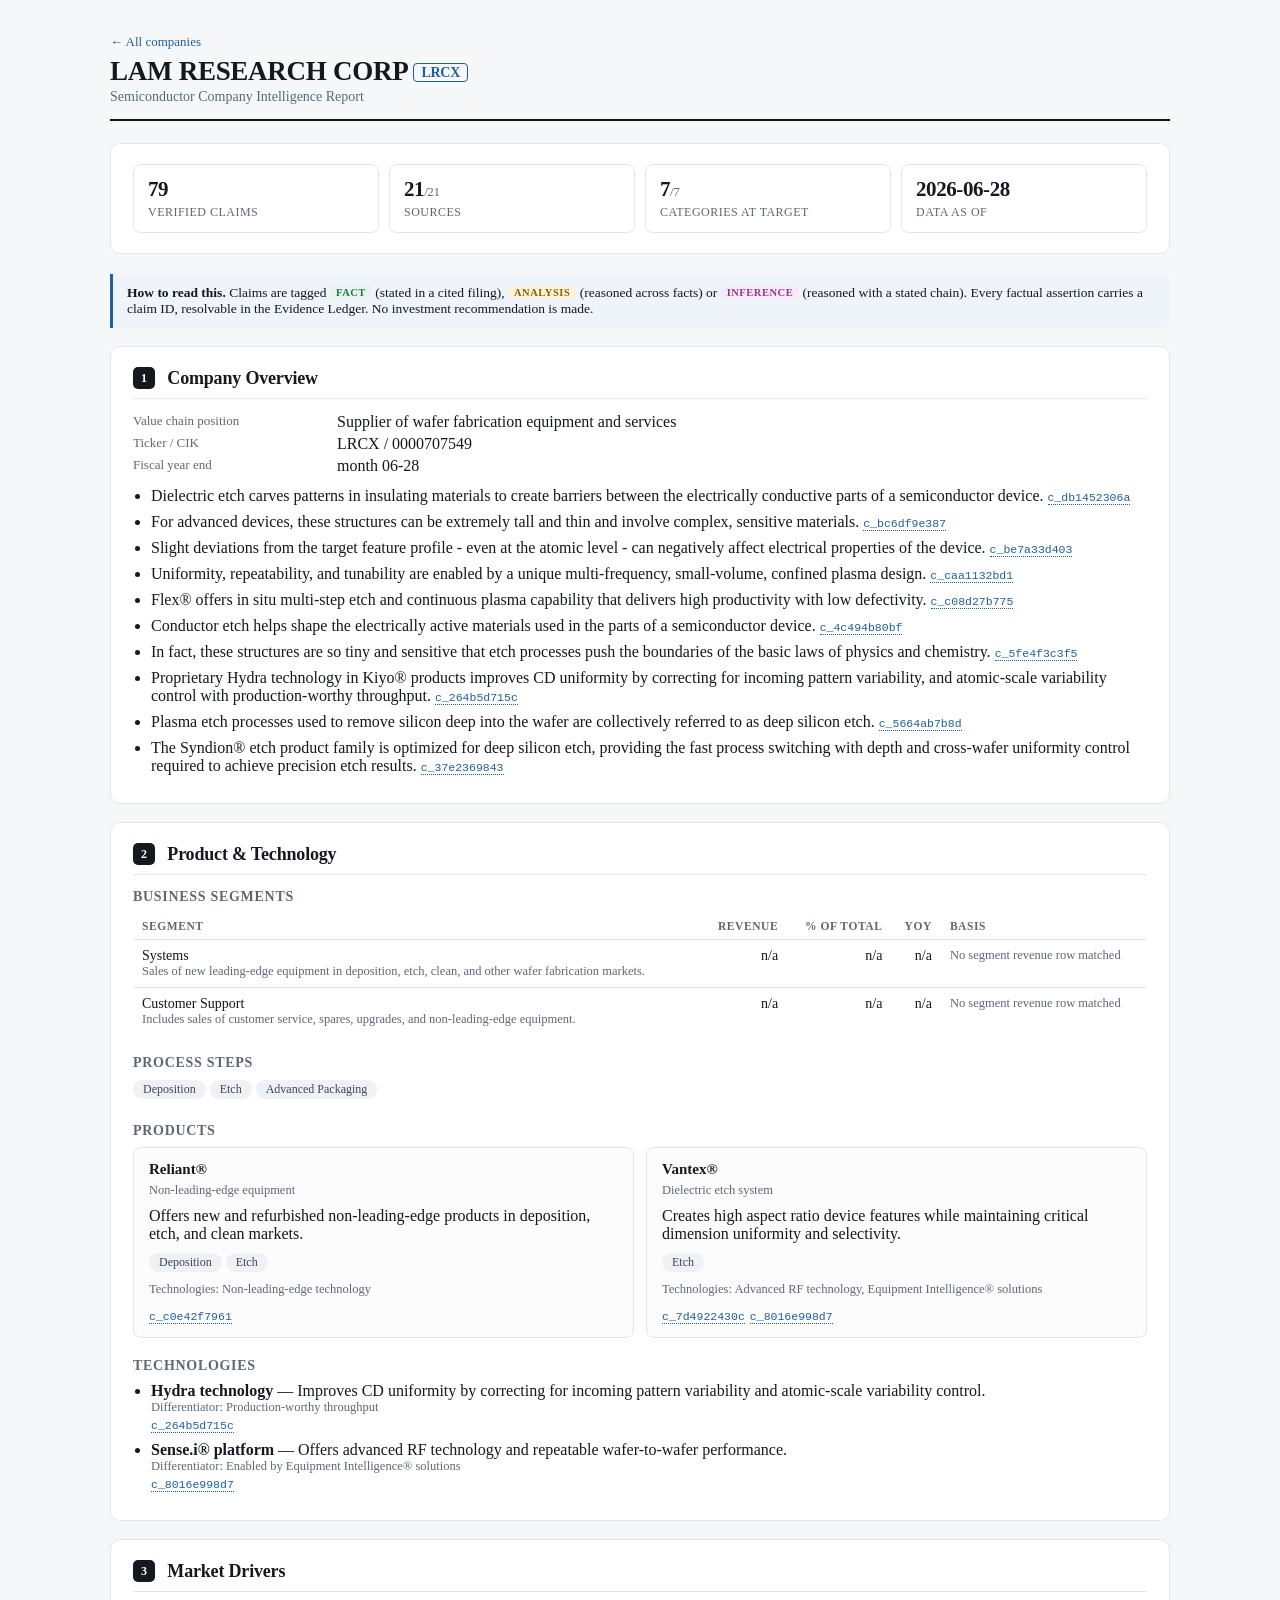
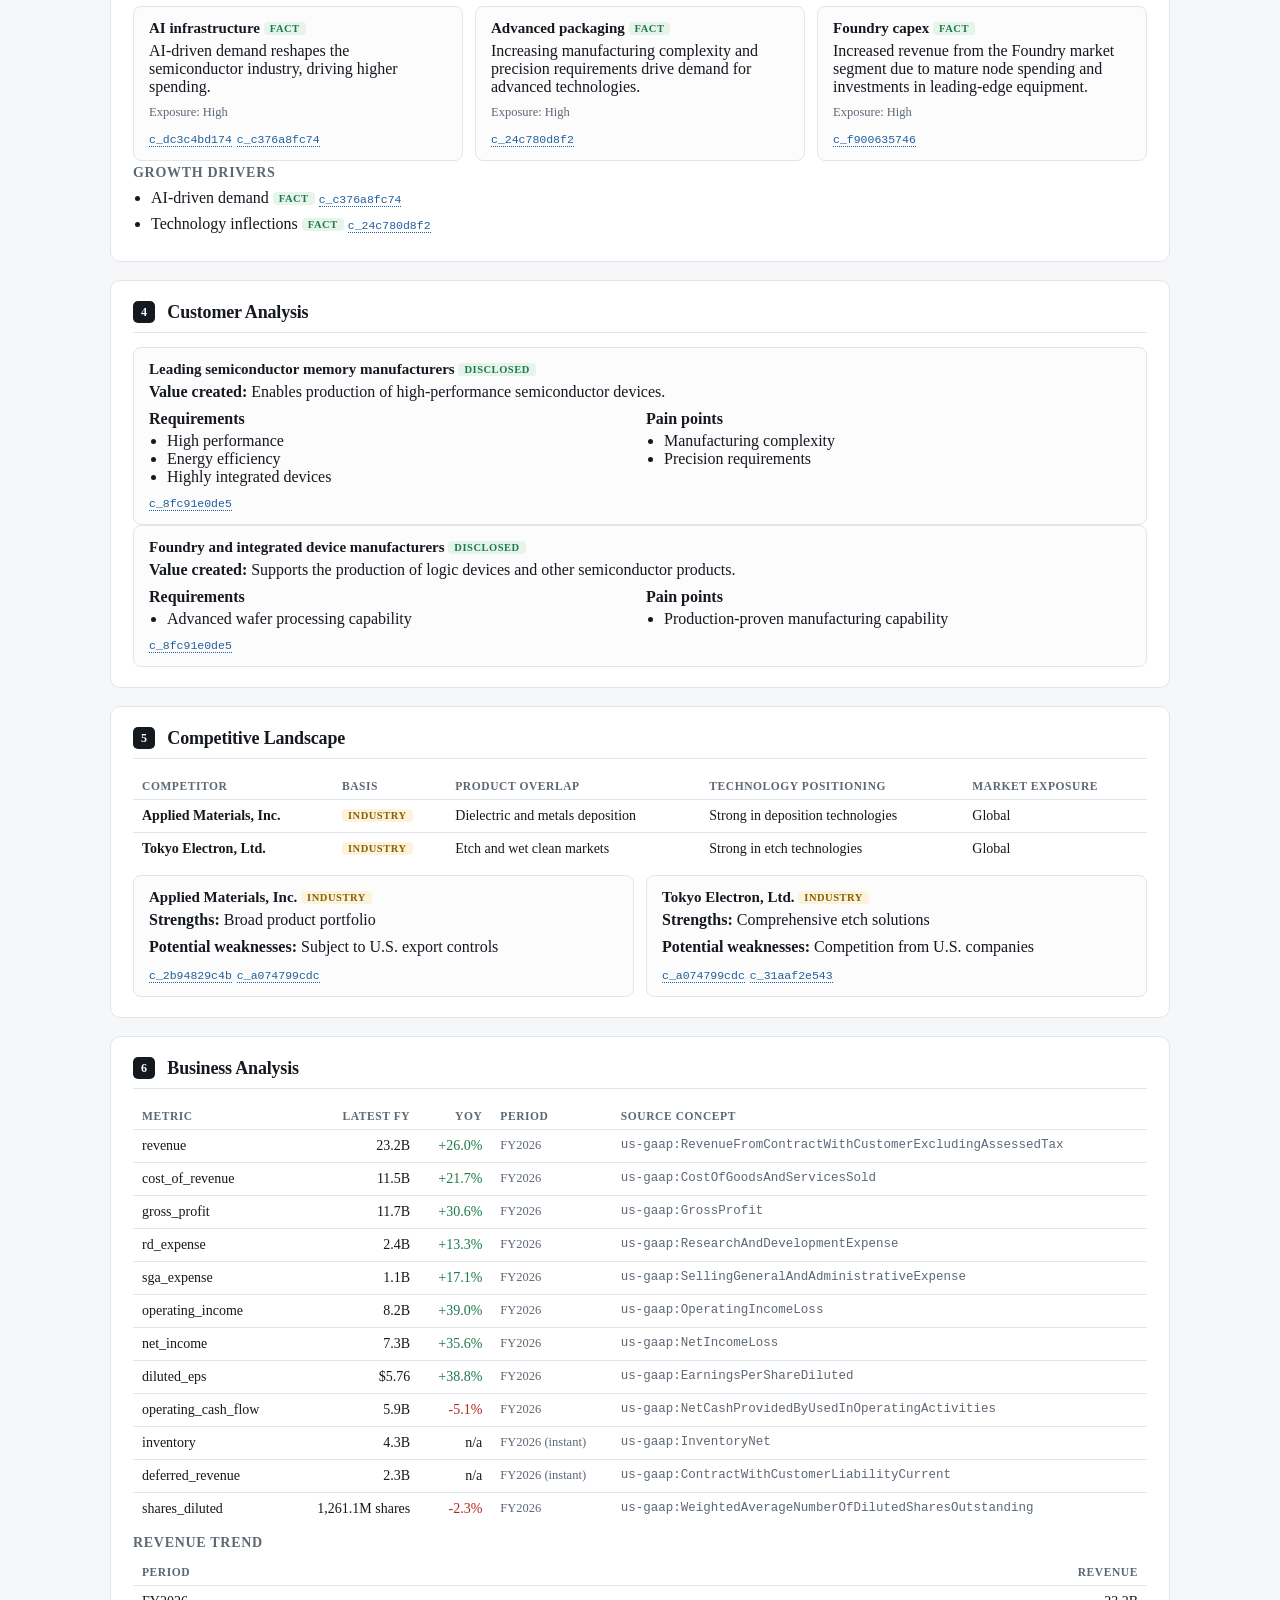
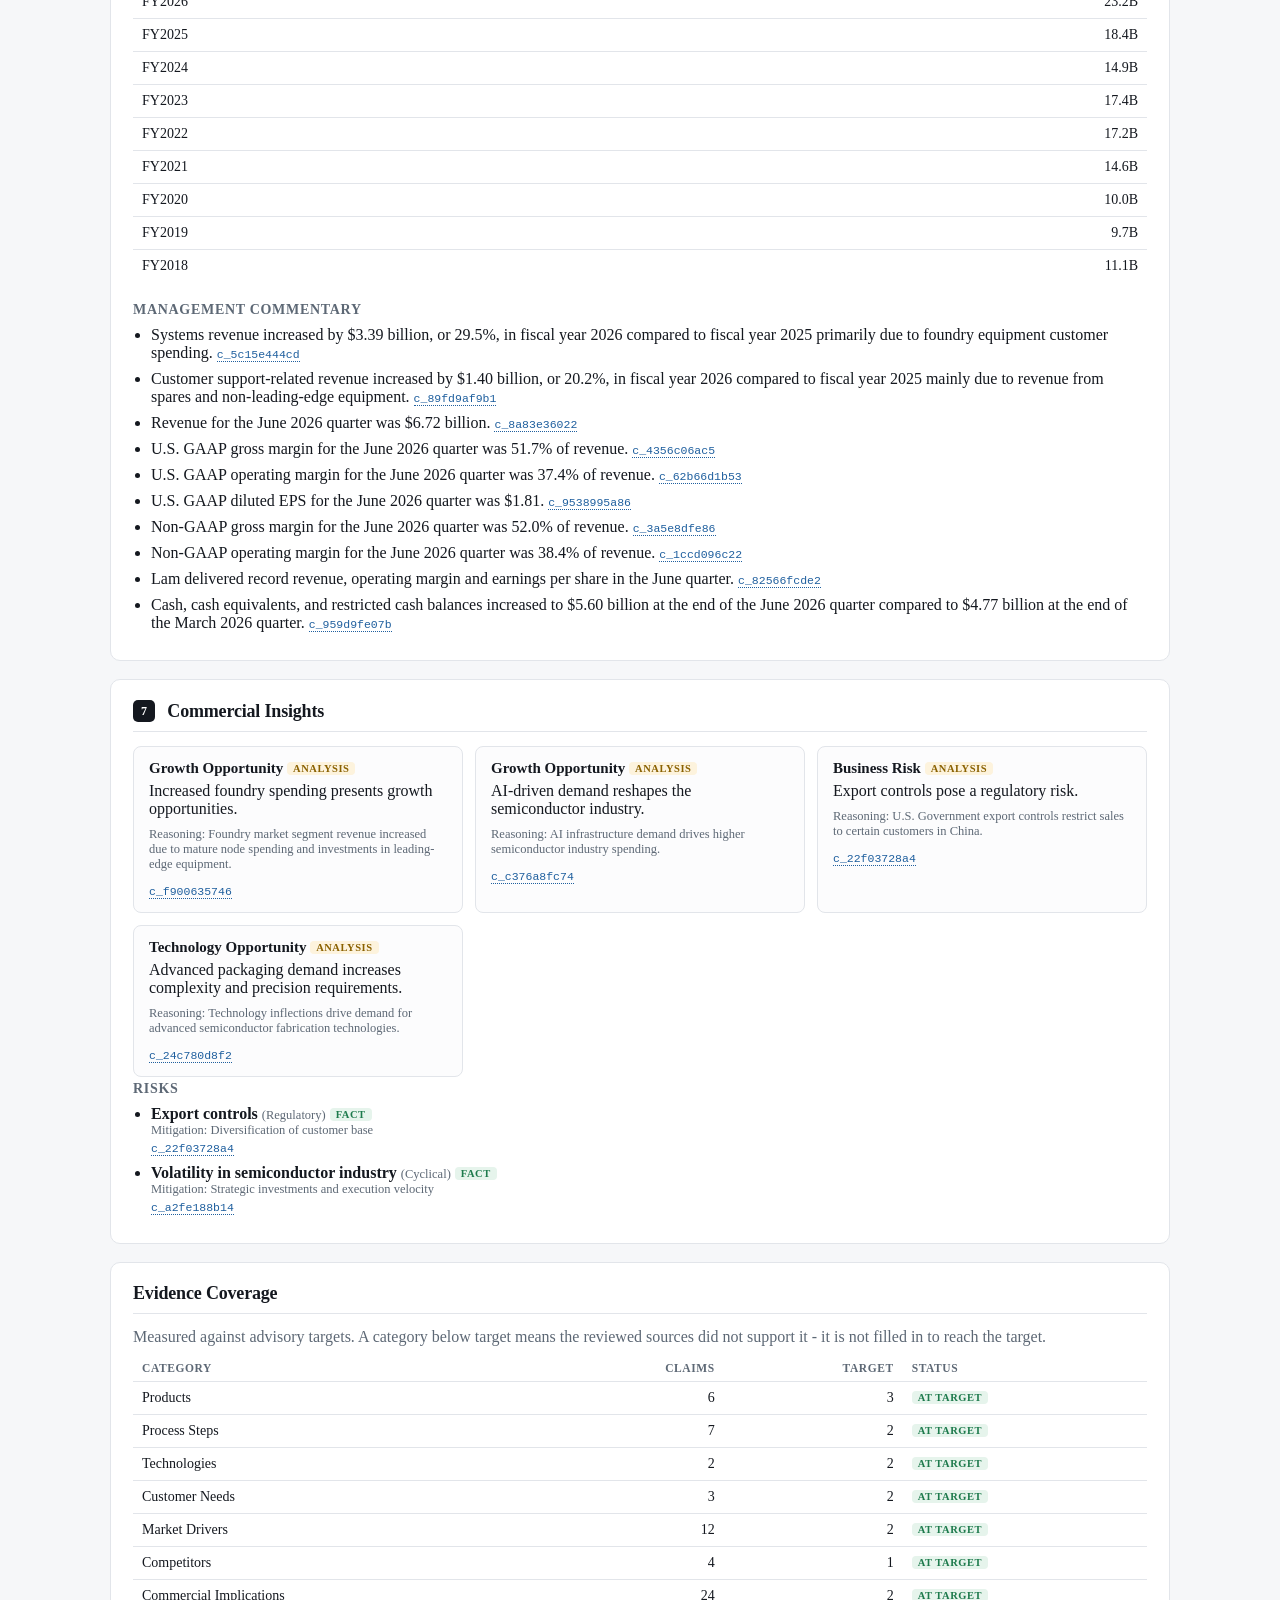
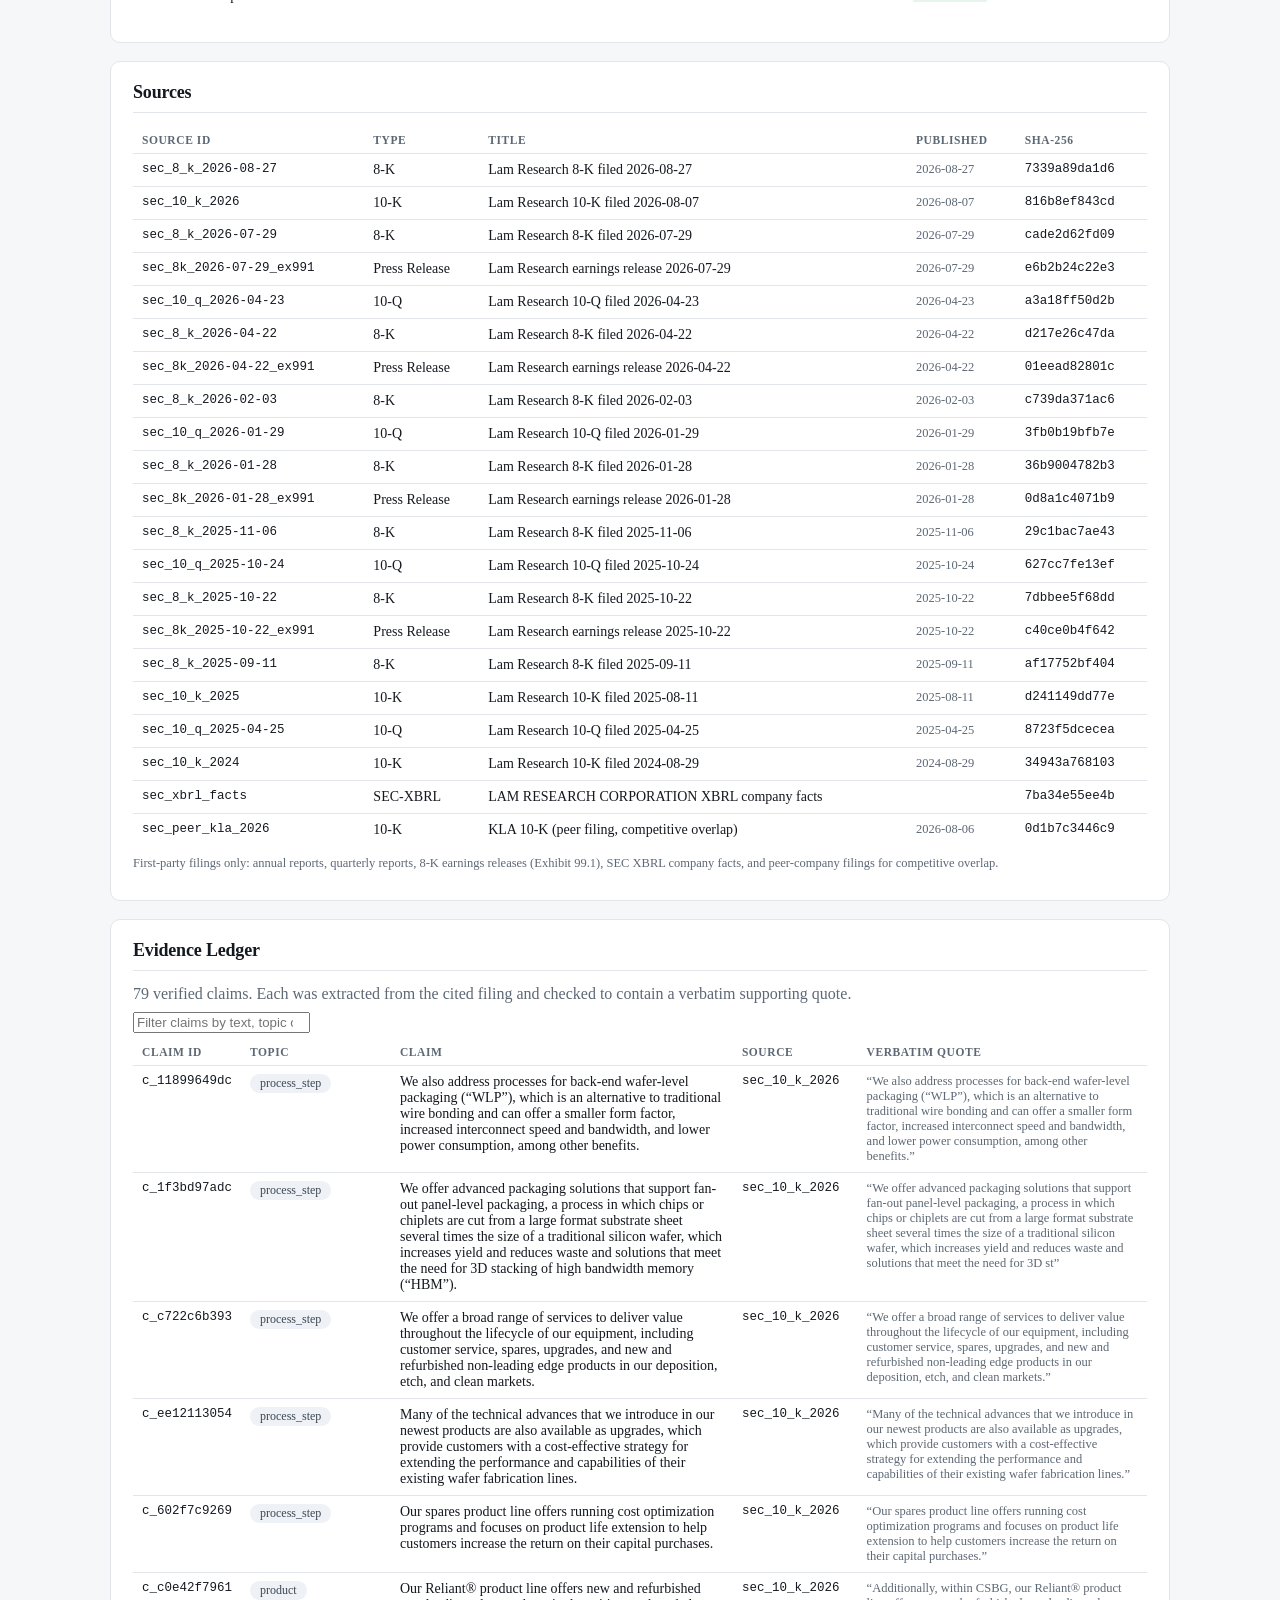
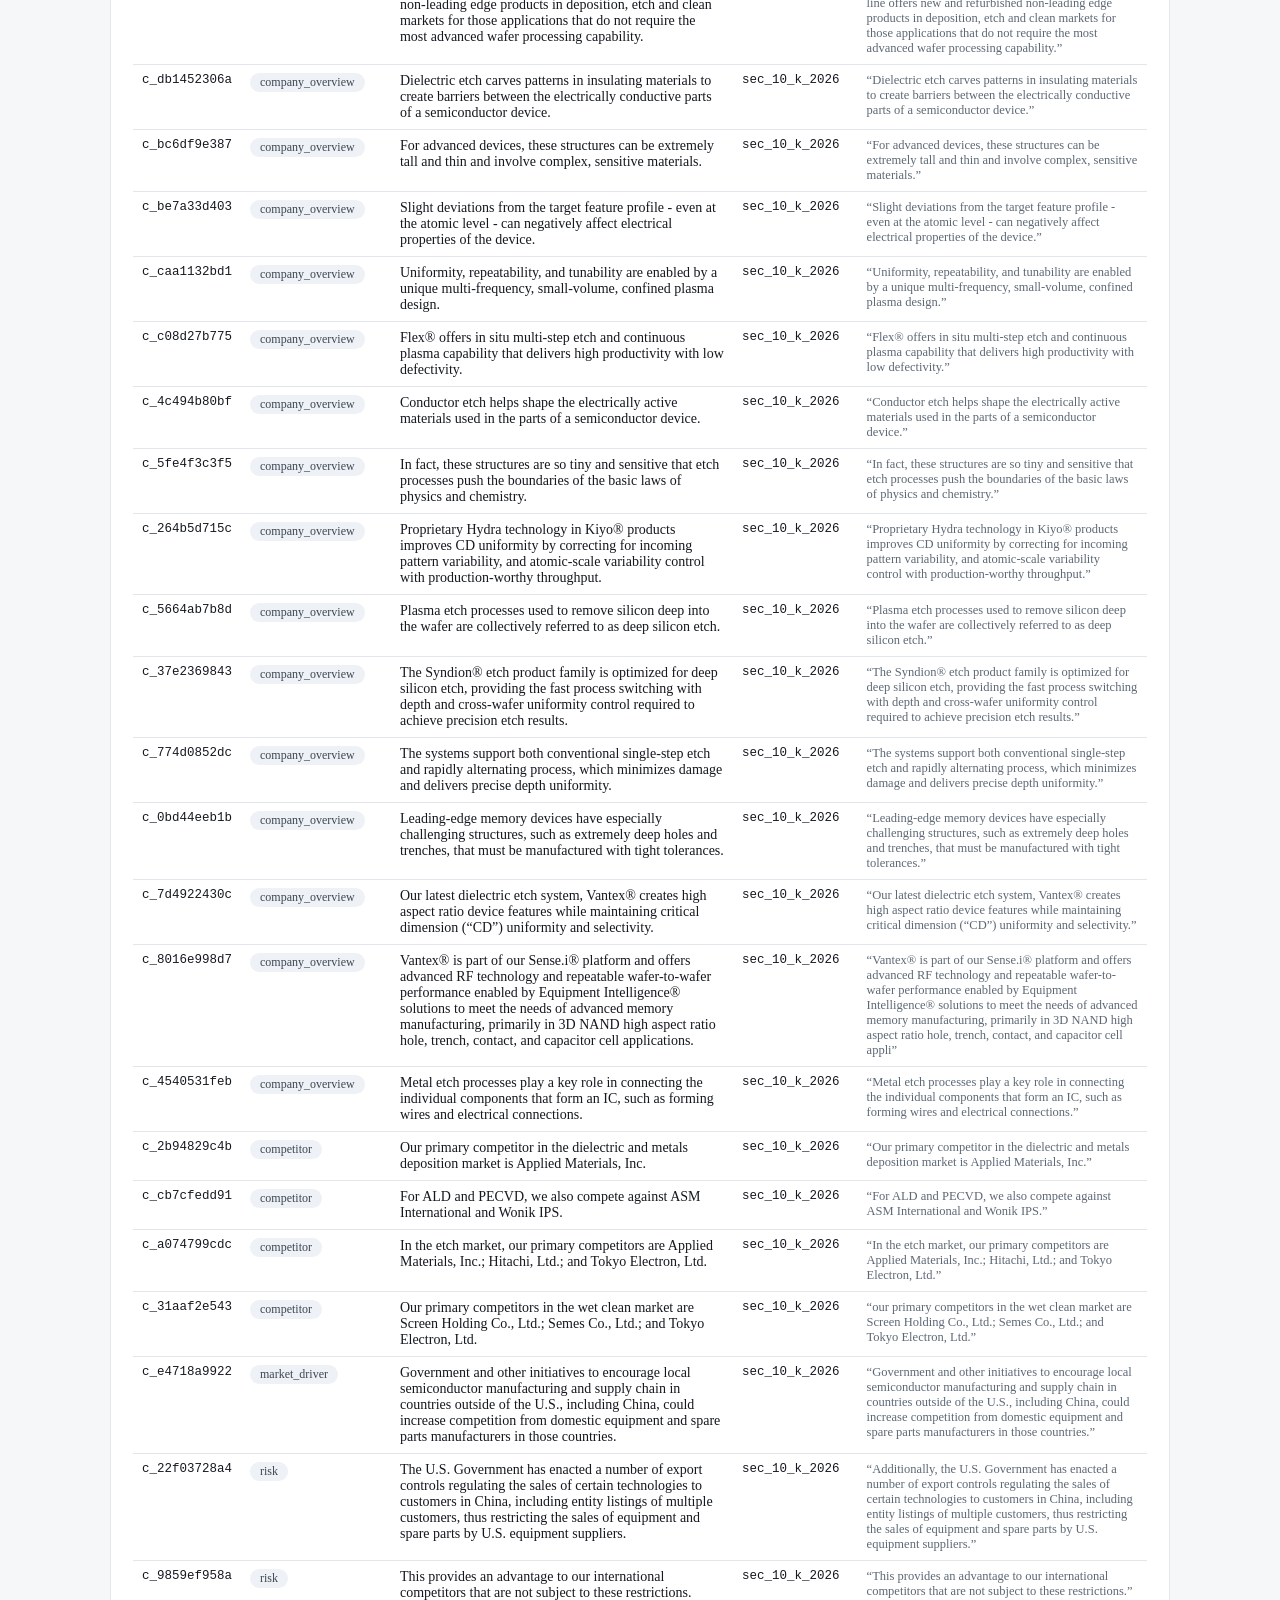
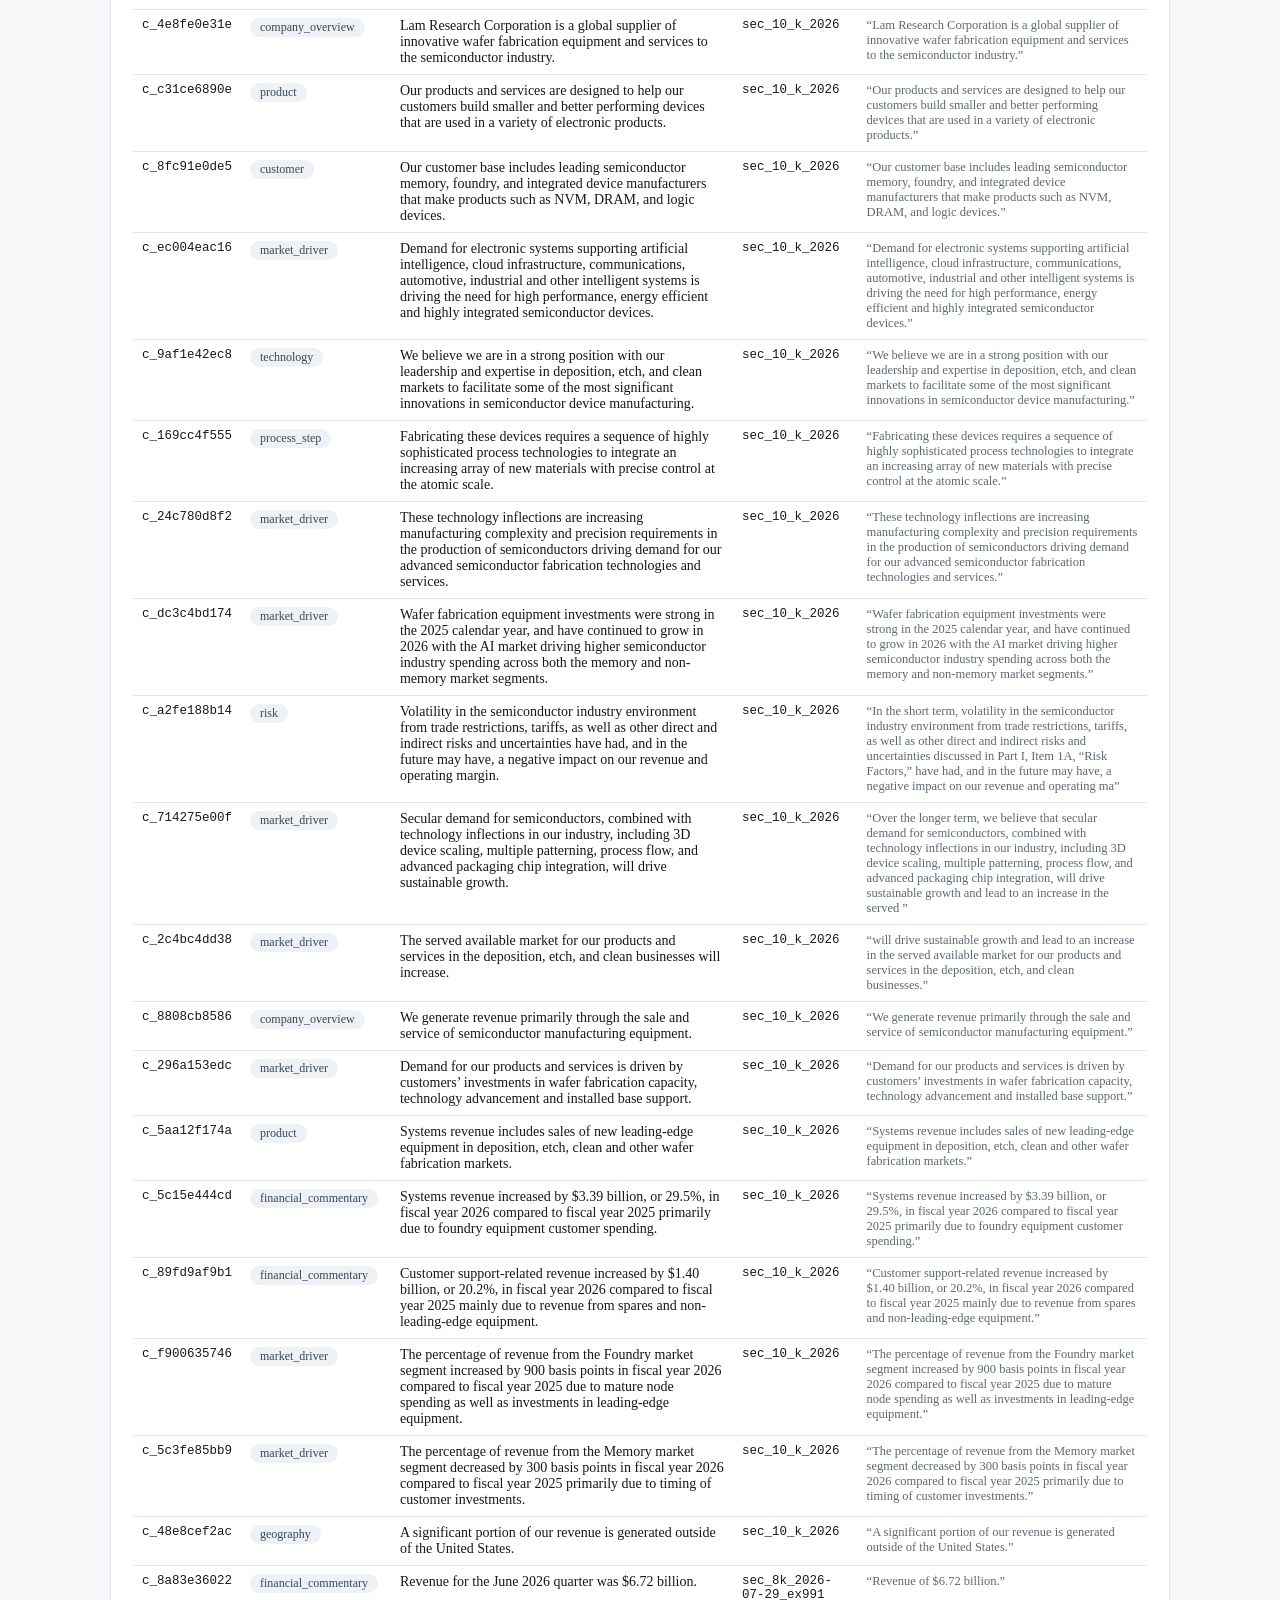
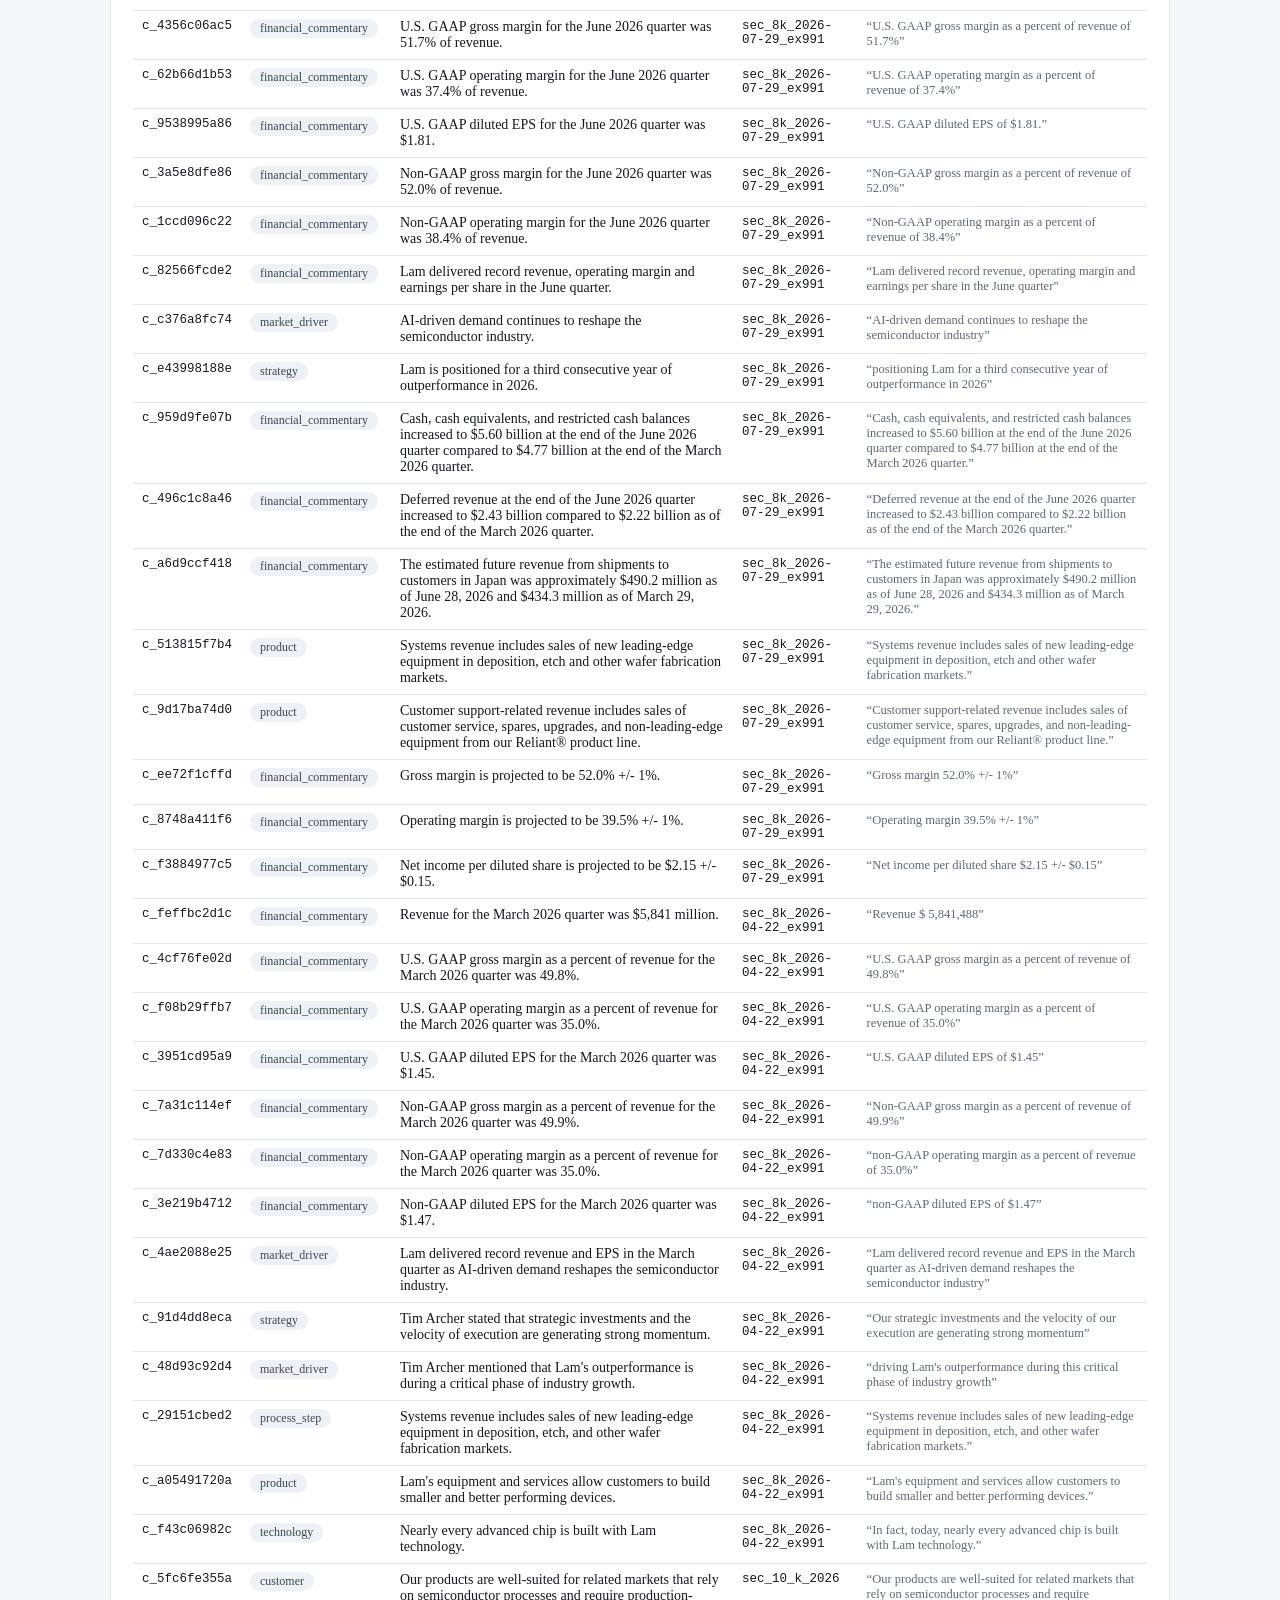
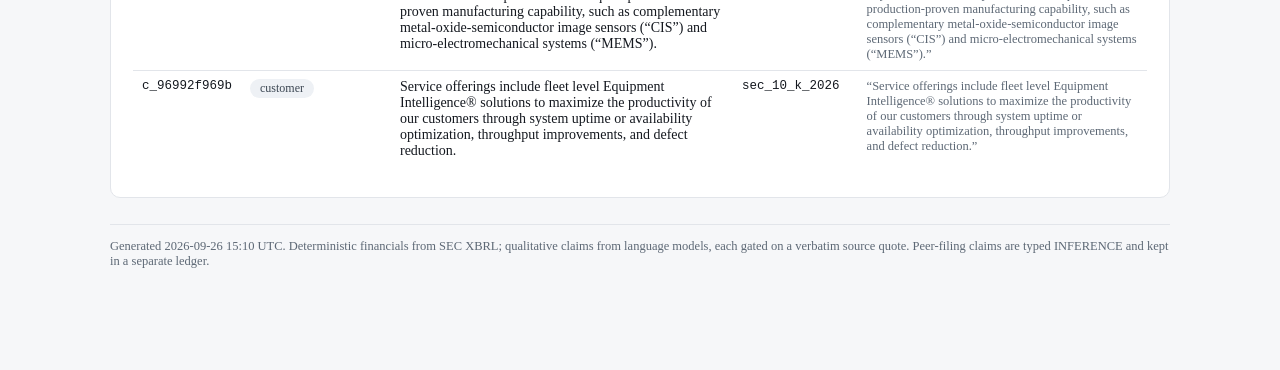
<file: site/lrcx.html>
<!DOCTYPE html>
<html lang="en">
<head>
<meta charset="utf-8">
<meta name="viewport" content="width=device-width, initial-scale=1">
<title>LAM RESEARCH CORP (LRCX) — Semiconductor Intelligence Report</title>
<style>
/* Shared stylesheet for the static report site.
   Inlined into every page so each HTML file is standalone and can be sent as-is.
   System fonts only - no network request, works offline. */

:root {
  --bg: #f6f7f9;
  --panel: #ffffff;
  --ink: #14181f;
  --muted: #5d6875;
  --line: #e2e5ea;
  --accent: #1f5f9e;
  --fact: #1d7a4c;
  --analysis: #8a6100;
  --inference: #8a3d8a;
  --neg: #b3261e;
  --pos: #1d7a4c;
}

* { box-sizing: border-box; }

body {
  margin: 0;
  background: var(--bg);
  color: var(--ink);
  font: 15px/1.6 -apple-system, BlinkMacSystemFont, &#34;Segoe UI&#34;, Roboto,
        &#34;Helvetica Neue&#34;, Arial, sans-serif;
  -webkit-font-smoothing: antialiased;
}

.wrap { max-width: 1100px; margin: 0 auto; padding: 32px 20px 80px; }

/* ---------- masthead ---------- */
.masthead { border-bottom: 2px solid var(--ink); padding-bottom: 14px; margin-bottom: 22px; }
.masthead h1 { margin: 6px 0 2px; font-size: 27px; letter-spacing: -0.01em; }
.masthead .sub { margin: 0; color: var(--muted); font-size: 14px; }
.masthead .ticker {
  font-size: 14px; font-weight: 600; color: var(--accent);
  border: 1px solid var(--accent); border-radius: 4px;
  padding: 1px 7px; vertical-align: 3px;
}
a.back { color: var(--accent); text-decoration: none; font-size: 13px; }
a.back:hover { text-decoration: underline; }

/* ---------- stat bar ---------- */
.bar {
  display: flex; flex-wrap: wrap; gap: 10px; margin: 0 0 20px;
}
.stat {
  flex: 1 1 150px; background: var(--panel); border: 1px solid var(--line);
  border-radius: 8px; padding: 12px 14px;
}
.stat b { display: block; font-size: 21px; letter-spacing: -0.02em; }
.stat b small { font-size: 13px; color: var(--muted); font-weight: 500; }
.stat span { color: var(--muted); font-size: 12px; text-transform: uppercase; letter-spacing: 0.04em; }

/* ---------- sections ---------- */
section {
  background: var(--panel); border: 1px solid var(--line); border-radius: 10px;
  padding: 20px 22px; margin-bottom: 18px;
}
h2 {
  font-size: 18px; margin: 0 0 14px; padding-bottom: 9px;
  border-bottom: 1px solid var(--line); letter-spacing: -0.01em;
}
h2 .n {
  display: inline-block; min-width: 22px; height: 22px; line-height: 22px;
  margin-right: 8px; text-align: center; font-size: 12px;
  background: var(--ink); color: #fff; border-radius: 5px; vertical-align: 2px;
}
h3 { font-size: 14px; margin: 20px 0 8px; text-transform: uppercase;
     letter-spacing: 0.05em; color: var(--muted); }
h3:first-of-type { margin-top: 4px; }
h4 { margin: 0 0 5px; font-size: 15px; }

p { margin: 0 0 9px; }
.muted { color: var(--muted); }
.small { font-size: 12.5px; }
.mono { font-family: ui-monospace, SFMono-Regular, Menlo, Consolas, monospace; }
.num { text-align: right; font-variant-numeric: tabular-nums; }
.pos { color: var(--pos); }
.neg { color: var(--neg); }

/* ---------- tables ---------- */
table { width: 100%; border-collapse: collapse; margin: 6px 0 10px; font-size: 14px; }
th {
  text-align: left; font-size: 11.5px; text-transform: uppercase;
  letter-spacing: 0.05em; color: var(--muted); font-weight: 600;
  border-bottom: 1px solid var(--line); padding: 7px 9px;
}
td { padding: 8px 9px; border-bottom: 1px solid var(--line); vertical-align: top; }
tr:last-child td { border-bottom: none; }
tr.sub td { background: #fafbfc; font-style: italic; }
tbody tr:target { background: #fff6d9; }

/* ---------- cards / lists ---------- */
.grid { display: grid; grid-template-columns: repeat(auto-fit, minmax(260px, 1fr)); gap: 12px; }
.card {
  border: 1px solid var(--line); border-radius: 8px; padding: 13px 15px;
  background: #fcfcfd;
}
.card p:last-child { margin-bottom: 0; }
ul.claims { margin: 0; padding-left: 18px; }
ul.claims li { margin-bottom: 8px; }
.two { display: grid; grid-template-columns: 1fr 1fr; gap: 12px; }
.two ul { margin: 4px 0 0; padding-left: 18px; }

dl.kv { display: grid; grid-template-columns: 190px 1fr; gap: 4px 14px; margin: 0 0 12px; }
dl.kv dt { color: var(--muted); font-size: 13px; }
dl.kv dd { margin: 0; }

/* ---------- inline badges ---------- */
.tag {
  display: inline-block; font-size: 10.5px; font-weight: 700; letter-spacing: 0.05em;
  text-transform: uppercase; padding: 1px 6px; border-radius: 4px;
  vertical-align: 1px; white-space: nowrap;
}
.tag.fact { background: #e6f4ec; color: var(--fact); }
.tag.analysis { background: #fdf3dd; color: var(--analysis); }
.tag.inference { background: #f7e9f7; color: var(--inference); }
.tag.disclosed { background: #e6f4ec; color: var(--fact); }

.chip {
  display: inline-block; font-size: 12px; background: #eef1f5; color: #3c4753;
  border-radius: 20px; padding: 2px 10px; margin: 0 4px 4px 0;
}
.chips { margin: 6px 0; }

a.cid {
  font-family: ui-monospace, SFMono-Regular, Menlo, Consolas, monospace;
  font-size: 11.5px; color: var(--accent); text-decoration: none;
  border-bottom: 1px dotted var(--accent);
}
a.cid:hover { background: #eaf2fa; }
.srcs { margin: 7px 0 0; }
.srcs a.cid { margin-right: 5px; }

/* ---------- callouts ---------- */
.callout {
  background: #eef4fa; border-left: 3px solid var(--accent);
  padding: 11px 14px; border-radius: 0 6px 6px 0; margin: 0 0 18px; font-size: 13.5px;
}
.callout.warn { background: #fdf6e6; border-left-color: #c8901c; }

/* ---------- ledger filter ---------- */
input[type=&#34;search&#34;] {
  width: 100%; padding: 8px 11px; font-size: 14px; margin: 4px 0 10px;
  border: 1px solid var(--line); border-radius: 7px; background: #fff;
  font-family: inherit;
}
input[type=&#34;search&#34;]:focus { outline: 2px solid #b9d4ec; border-color: var(--accent); }

footer { margin-top: 26px; padding-top: 14px; border-top: 1px solid var(--line); }

@media (max-width: 620px) {
  .two { grid-template-columns: 1fr; }
  dl.kv { grid-template-columns: 1fr; }
  dl.kv dt { margin-top: 6px; }
}

/* Stale-data banner: an issuer whose newest SEC filing is years old must be
   impossible to mistake for current intelligence. */
.callout.stale {
  background: #fdecea;
  border-left-color: var(--neg);
  border-left-width: 4px;
}

</style>
</head>
<body>
<div class="wrap">

<header class="masthead">
  <a class="back" href="index.html">&larr; All companies</a>
  <h1>LAM RESEARCH CORP <span class="ticker">LRCX</span></h1>
  <p class="sub">Semiconductor Company Intelligence Report</p>
</header>



<section class="bar">
  <div class="stat"><b>79</b><span>verified claims</span></div>
  <div class="stat"><b>21<small>/21</small></b><span>sources</span></div>
  <div class="stat"><b>7<small>/7</small></b><span>categories at target</span></div>
  <div class="stat"><b>2026-06-28</b><span>data as of</span></div>
</section>

<div class="callout">
  <strong>How to read this.</strong> Claims are tagged
  <span class="tag fact">FACT</span> (stated in a cited filing),
  <span class="tag analysis">ANALYSIS</span> (reasoned across facts) or
  <span class="tag inference">INFERENCE</span> (reasoned with a stated chain).
  Every factual assertion carries a claim ID, resolvable in the Evidence Ledger.
  No investment recommendation is made.
</div>

<section>
<h2><span class="n">1</span> Company Overview</h2>
<dl class="kv">
  <dt>Value chain position</dt><dd>Supplier of wafer fabrication equipment and services</dd>
  <dt>Ticker / CIK</dt><dd>LRCX / 0000707549</dd>
  <dt>Fiscal year end</dt><dd>month 06-28</dd>
</dl>
<ul class="claims">
  <li>Dielectric etch carves patterns in insulating materials to create barriers between the electrically conductive parts of a semiconductor device. <a class="cid" href="#c_db1452306a">c_db1452306a</a></li>
  <li>For advanced devices, these structures can be extremely tall and thin and involve complex, sensitive materials. <a class="cid" href="#c_bc6df9e387">c_bc6df9e387</a></li>
  <li>Slight deviations from the target feature profile - even at the atomic level - can negatively affect electrical properties of the device. <a class="cid" href="#c_be7a33d403">c_be7a33d403</a></li>
  <li>Uniformity, repeatability, and tunability are enabled by a unique multi-frequency, small-volume, confined plasma design. <a class="cid" href="#c_caa1132bd1">c_caa1132bd1</a></li>
  <li>Flex® offers in situ multi-step etch and continuous plasma capability that delivers high productivity with low defectivity. <a class="cid" href="#c_c08d27b775">c_c08d27b775</a></li>
  <li>Conductor etch helps shape the electrically active materials used in the parts of a semiconductor device. <a class="cid" href="#c_4c494b80bf">c_4c494b80bf</a></li>
  <li>In fact, these structures are so tiny and sensitive that etch processes push the boundaries of the basic laws of physics and chemistry. <a class="cid" href="#c_5fe4f3c3f5">c_5fe4f3c3f5</a></li>
  <li>Proprietary Hydra technology in Kiyo® products improves CD uniformity by correcting for incoming pattern variability, and atomic-scale variability control with production-worthy throughput. <a class="cid" href="#c_264b5d715c">c_264b5d715c</a></li>
  <li>Plasma etch processes used to remove silicon deep into the wafer are collectively referred to as deep silicon etch. <a class="cid" href="#c_5664ab7b8d">c_5664ab7b8d</a></li>
  <li>The Syndion® etch product family is optimized for deep silicon etch, providing the fast process switching with depth and cross-wafer uniformity control required to achieve precision etch results. <a class="cid" href="#c_37e2369843">c_37e2369843</a></li>
</ul>
</section>


<section>
<h2><span class="n">2</span> Product &amp; Technology</h2>

<h3>Business segments</h3>
<table>
  <thead><tr><th>Segment</th><th class="num">Revenue</th><th class="num">% of total</th><th class="num">YoY</th><th>Basis</th></tr></thead>
  <tbody>
    <tr>
      <td>Systems<div class="muted small">Sales of new leading-edge equipment in deposition, etch, clean, and other wafer fabrication markets.</div></td>
      <td class="num">n/a</td>
      <td class="num">n/a</td>
      <td class="num ">n/a</td>
      <td class="muted small">No segment revenue row matched</td>
    </tr>
    <tr>
      <td>Customer Support<div class="muted small">Includes sales of customer service, spares, upgrades, and non-leading-edge equipment.</div></td>
      <td class="num">n/a</td>
      <td class="num">n/a</td>
      <td class="num ">n/a</td>
      <td class="muted small">No segment revenue row matched</td>
    </tr>
  </tbody>
</table>

<h3>Process steps</h3>
<p class="chips"><span class="chip">Deposition</span><span class="chip">Etch</span><span class="chip">Advanced Packaging</span></p>

<h3>Products</h3>
<div class="grid">
  <div class="card">
    <h4>Reliant®</h4>
<p class="muted small">Non-leading-edge equipment</p><p>Offers new and refurbished non-leading-edge products in deposition, etch, and clean markets.</p><p class="chips"><span class="chip">Deposition</span><span class="chip">Etch</span></p><p class="muted small">Technologies: Non-leading-edge technology</p>    <p class="srcs"><a class="cid" href="#c_c0e42f7961">c_c0e42f7961</a></p>
  </div>
  <div class="card">
    <h4>Vantex®</h4>
<p class="muted small">Dielectric etch system</p><p>Creates high aspect ratio device features while maintaining critical dimension uniformity and selectivity.</p><p class="chips"><span class="chip">Etch</span></p><p class="muted small">Technologies: Advanced RF technology, Equipment Intelligence® solutions</p>    <p class="srcs"><a class="cid" href="#c_7d4922430c">c_7d4922430c</a><a class="cid" href="#c_8016e998d7">c_8016e998d7</a></p>
  </div>
</div>

<h3>Technologies</h3>
<ul class="claims">
  <li><b>Hydra technology</b> — Improves CD uniformity by correcting for incoming pattern variability and atomic-scale variability control.<div class="muted small">Differentiator: Production-worthy throughput</div>    <span class="srcs"><a class="cid" href="#c_264b5d715c">c_264b5d715c</a></span>
  </li>
  <li><b>Sense.i® platform</b> — Offers advanced RF technology and repeatable wafer-to-wafer performance.<div class="muted small">Differentiator: Enabled by Equipment Intelligence® solutions</div>    <span class="srcs"><a class="cid" href="#c_8016e998d7">c_8016e998d7</a></span>
  </li>
</ul>
</section>

<section>
<h2><span class="n">3</span> Market Drivers</h2>
<div class="grid">
  <div class="card">
    <h4>AI infrastructure <span class="tag fact">FACT</span></h4>
    <p>AI-driven demand reshapes the semiconductor industry, driving higher spending.</p>
<p class="muted small">Exposure: High</p>    <p class="srcs"><a class="cid" href="#c_dc3c4bd174">c_dc3c4bd174</a><a class="cid" href="#c_c376a8fc74">c_c376a8fc74</a></p>
  </div>
  <div class="card">
    <h4>Advanced packaging <span class="tag fact">FACT</span></h4>
    <p>Increasing manufacturing complexity and precision requirements drive demand for advanced technologies.</p>
<p class="muted small">Exposure: High</p>    <p class="srcs"><a class="cid" href="#c_24c780d8f2">c_24c780d8f2</a></p>
  </div>
  <div class="card">
    <h4>Foundry capex <span class="tag fact">FACT</span></h4>
    <p>Increased revenue from the Foundry market segment due to mature node spending and investments in leading-edge equipment.</p>
<p class="muted small">Exposure: High</p>    <p class="srcs"><a class="cid" href="#c_f900635746">c_f900635746</a></p>
  </div>
</div>

<h3>Growth drivers</h3>
<ul class="claims">
  <li>AI-driven demand <span class="tag fact">FACT</span>
    <span class="srcs"><a class="cid" href="#c_c376a8fc74">c_c376a8fc74</a></span></li>
  <li>Technology inflections <span class="tag fact">FACT</span>
    <span class="srcs"><a class="cid" href="#c_24c780d8f2">c_24c780d8f2</a></span></li>
</ul>
</section>

<section>
<h2><span class="n">4</span> Customer Analysis</h2>
<div class="card">
  <h4>Leading semiconductor memory manufacturers
<span class="tag disclosed">disclosed</span>
  </h4>
<p><b>Value created:</b> Enables production of high-performance semiconductor devices.</p>  <div class="two">
<div><b>Requirements</b><ul><li>High performance</li><li>Energy efficiency</li><li>Highly integrated devices</li></ul></div><div><b>Pain points</b><ul><li>Manufacturing complexity</li><li>Precision requirements</li></ul></div>  </div>
  <p class="srcs"><a class="cid" href="#c_8fc91e0de5">c_8fc91e0de5</a></p>
</div>
<div class="card">
  <h4>Foundry and integrated device manufacturers
<span class="tag disclosed">disclosed</span>
  </h4>
<p><b>Value created:</b> Supports the production of logic devices and other semiconductor products.</p>  <div class="two">
<div><b>Requirements</b><ul><li>Advanced wafer processing capability</li></ul></div><div><b>Pain points</b><ul><li>Production-proven manufacturing capability</li></ul></div>  </div>
  <p class="srcs"><a class="cid" href="#c_8fc91e0de5">c_8fc91e0de5</a></p>
</div>
</section>

<section>
<h2><span class="n">5</span> Competitive Landscape</h2>
<table>
  <thead><tr><th>Competitor</th><th>Basis</th><th>Product overlap</th><th>Technology positioning</th><th>Market exposure</th></tr></thead>
  <tbody>
    <tr>
      <td><b>Applied Materials, Inc.</b></td>
      <td><span class="tag analysis">industry</span></td>
      <td>Dielectric and metals deposition</td>
      <td>Strong in deposition technologies</td>
      <td>Global</td>
    </tr>
    <tr>
      <td><b>Tokyo Electron, Ltd.</b></td>
      <td><span class="tag analysis">industry</span></td>
      <td>Etch and wet clean markets</td>
      <td>Strong in etch technologies</td>
      <td>Global</td>
    </tr>
  </tbody>
</table>
<div class="grid">
  <div class="card">
    <h4>Applied Materials, Inc. <span class="tag analysis">industry</span></h4>
<p><b>Strengths:</b> Broad product portfolio</p><p><b>Potential weaknesses:</b> Subject to U.S. export controls</p>    <p class="srcs"><a class="cid" href="#c_2b94829c4b">c_2b94829c4b</a><a class="cid" href="#c_a074799cdc">c_a074799cdc</a></p>
  </div>
  <div class="card">
    <h4>Tokyo Electron, Ltd. <span class="tag analysis">industry</span></h4>
<p><b>Strengths:</b> Comprehensive etch solutions</p><p><b>Potential weaknesses:</b> Competition from U.S. companies</p>    <p class="srcs"><a class="cid" href="#c_a074799cdc">c_a074799cdc</a><a class="cid" href="#c_31aaf2e543">c_31aaf2e543</a></p>
  </div>
</div>
</section>

<section>
<h2><span class="n">6</span> Business Analysis</h2>
<table>
  <thead><tr><th>Metric</th><th class="num">Latest FY</th><th class="num">YoY</th><th>Period</th><th>Source concept</th></tr></thead>
  <tbody>
    <tr>
      <td>revenue</td>
      <td class="num">23.2B</td>
      <td class="num pos">+26.0%</td>
      <td class="muted small">FY2026</td>
      <td class="muted small mono">us-gaap:RevenueFromContractWithCustomerExcludingAssessedTax</td>
    </tr>
    <tr>
      <td>cost_of_revenue</td>
      <td class="num">11.5B</td>
      <td class="num pos">+21.7%</td>
      <td class="muted small">FY2026</td>
      <td class="muted small mono">us-gaap:CostOfGoodsAndServicesSold</td>
    </tr>
    <tr>
      <td>gross_profit</td>
      <td class="num">11.7B</td>
      <td class="num pos">+30.6%</td>
      <td class="muted small">FY2026</td>
      <td class="muted small mono">us-gaap:GrossProfit</td>
    </tr>
    <tr>
      <td>rd_expense</td>
      <td class="num">2.4B</td>
      <td class="num pos">+13.3%</td>
      <td class="muted small">FY2026</td>
      <td class="muted small mono">us-gaap:ResearchAndDevelopmentExpense</td>
    </tr>
    <tr>
      <td>sga_expense</td>
      <td class="num">1.1B</td>
      <td class="num pos">+17.1%</td>
      <td class="muted small">FY2026</td>
      <td class="muted small mono">us-gaap:SellingGeneralAndAdministrativeExpense</td>
    </tr>
    <tr>
      <td>operating_income</td>
      <td class="num">8.2B</td>
      <td class="num pos">+39.0%</td>
      <td class="muted small">FY2026</td>
      <td class="muted small mono">us-gaap:OperatingIncomeLoss</td>
    </tr>
    <tr>
      <td>net_income</td>
      <td class="num">7.3B</td>
      <td class="num pos">+35.6%</td>
      <td class="muted small">FY2026</td>
      <td class="muted small mono">us-gaap:NetIncomeLoss</td>
    </tr>
    <tr>
      <td>diluted_eps</td>
      <td class="num">$5.76</td>
      <td class="num pos">+38.8%</td>
      <td class="muted small">FY2026</td>
      <td class="muted small mono">us-gaap:EarningsPerShareDiluted</td>
    </tr>
    <tr>
      <td>operating_cash_flow</td>
      <td class="num">5.9B</td>
      <td class="num neg">-5.1%</td>
      <td class="muted small">FY2026</td>
      <td class="muted small mono">us-gaap:NetCashProvidedByUsedInOperatingActivities</td>
    </tr>
    <tr>
      <td>inventory</td>
      <td class="num">4.3B</td>
      <td class="num ">n/a</td>
      <td class="muted small">FY2026 (instant)</td>
      <td class="muted small mono">us-gaap:InventoryNet</td>
    </tr>
    <tr>
      <td>deferred_revenue</td>
      <td class="num">2.3B</td>
      <td class="num ">n/a</td>
      <td class="muted small">FY2026 (instant)</td>
      <td class="muted small mono">us-gaap:ContractWithCustomerLiabilityCurrent</td>
    </tr>
    <tr>
      <td>shares_diluted</td>
      <td class="num">1,261.1M shares</td>
      <td class="num neg">-2.3%</td>
      <td class="muted small">FY2026</td>
      <td class="muted small mono">us-gaap:WeightedAverageNumberOfDilutedSharesOutstanding</td>
    </tr>
  </tbody>
</table>

<h3>Revenue trend</h3>
<table>
  <thead><tr><th>Period</th><th class="num">Revenue</th></tr></thead>
  <tbody>
    <tr><td>FY2026</td><td class="num">23.2B</td></tr>
    <tr><td>FY2025</td><td class="num">18.4B</td></tr>
    <tr><td>FY2024</td><td class="num">14.9B</td></tr>
    <tr><td>FY2023</td><td class="num">17.4B</td></tr>
    <tr><td>FY2022</td><td class="num">17.2B</td></tr>
    <tr><td>FY2021</td><td class="num">14.6B</td></tr>
    <tr><td>FY2020</td><td class="num">10.0B</td></tr>
    <tr><td>FY2019</td><td class="num">9.7B</td></tr>
    <tr><td>FY2018</td><td class="num">11.1B</td></tr>
  </tbody>
</table>

<h3>Management commentary</h3>
<ul class="claims">
<li>Systems revenue increased by $3.39 billion, or 29.5%, in fiscal year 2026 compared to fiscal year 2025 primarily due to foundry equipment customer spending. <a class="cid" href="#c_5c15e444cd">c_5c15e444cd</a></li><li>Customer support-related revenue increased by $1.40 billion, or 20.2%, in fiscal year 2026 compared to fiscal year 2025 mainly due to revenue from spares and non-leading-edge equipment. <a class="cid" href="#c_89fd9af9b1">c_89fd9af9b1</a></li><li>Revenue for the June 2026 quarter was $6.72 billion. <a class="cid" href="#c_8a83e36022">c_8a83e36022</a></li><li>U.S. GAAP gross margin for the June 2026 quarter was 51.7% of revenue. <a class="cid" href="#c_4356c06ac5">c_4356c06ac5</a></li><li>U.S. GAAP operating margin for the June 2026 quarter was 37.4% of revenue. <a class="cid" href="#c_62b66d1b53">c_62b66d1b53</a></li><li>U.S. GAAP diluted EPS for the June 2026 quarter was $1.81. <a class="cid" href="#c_9538995a86">c_9538995a86</a></li><li>Non-GAAP gross margin for the June 2026 quarter was 52.0% of revenue. <a class="cid" href="#c_3a5e8dfe86">c_3a5e8dfe86</a></li><li>Non-GAAP operating margin for the June 2026 quarter was 38.4% of revenue. <a class="cid" href="#c_1ccd096c22">c_1ccd096c22</a></li><li>Lam delivered record revenue, operating margin and earnings per share in the June quarter. <a class="cid" href="#c_82566fcde2">c_82566fcde2</a></li><li>Cash, cash equivalents, and restricted cash balances increased to $5.60 billion at the end of the June 2026 quarter compared to $4.77 billion at the end of the March 2026 quarter. <a class="cid" href="#c_959d9fe07b">c_959d9fe07b</a></li></ul>
</section>

<section>
<h2><span class="n">7</span> Commercial Insights</h2>
<div class="grid">
  <div class="card">
    <h4>Growth Opportunity <span class="tag analysis">ANALYSIS</span></h4>
    <p>Increased foundry spending presents growth opportunities.</p>
<p class="muted small">Reasoning: Foundry market segment revenue increased due to mature node spending and investments in leading-edge equipment.</p>    <p class="srcs"><a class="cid" href="#c_f900635746">c_f900635746</a></p>
  </div>
  <div class="card">
    <h4>Growth Opportunity <span class="tag analysis">ANALYSIS</span></h4>
    <p>AI-driven demand reshapes the semiconductor industry.</p>
<p class="muted small">Reasoning: AI infrastructure demand drives higher semiconductor industry spending.</p>    <p class="srcs"><a class="cid" href="#c_c376a8fc74">c_c376a8fc74</a></p>
  </div>
  <div class="card">
    <h4>Business Risk <span class="tag analysis">ANALYSIS</span></h4>
    <p>Export controls pose a regulatory risk.</p>
<p class="muted small">Reasoning: U.S. Government export controls restrict sales to certain customers in China.</p>    <p class="srcs"><a class="cid" href="#c_22f03728a4">c_22f03728a4</a></p>
  </div>
  <div class="card">
    <h4>Technology Opportunity <span class="tag analysis">ANALYSIS</span></h4>
    <p>Advanced packaging demand increases complexity and precision requirements.</p>
<p class="muted small">Reasoning: Technology inflections drive demand for advanced semiconductor fabrication technologies.</p>    <p class="srcs"><a class="cid" href="#c_24c780d8f2">c_24c780d8f2</a></p>
  </div>
</div>

<h3>Risks</h3>
<ul class="claims">
  <li><b>Export controls</b> <span class="muted small">(Regulatory)</span>    <span class="tag fact">FACT</span>
<div class="muted small">Mitigation: Diversification of customer base</div>    <span class="srcs"><a class="cid" href="#c_22f03728a4">c_22f03728a4</a></span>
  </li>
  <li><b>Volatility in semiconductor industry</b> <span class="muted small">(Cyclical)</span>    <span class="tag fact">FACT</span>
<div class="muted small">Mitigation: Strategic investments and execution velocity</div>    <span class="srcs"><a class="cid" href="#c_a2fe188b14">c_a2fe188b14</a></span>
  </li>
</ul>
</section>

<section>
<h2>Evidence Coverage</h2>
<p class="muted">Measured against advisory targets. A category below target means the reviewed sources did not support it - it is not filled in to reach the target.</p>
<table>
  <thead><tr><th>Category</th><th class="num">Claims</th><th class="num">Target</th><th>Status</th></tr></thead>
  <tbody>
    <tr>
      <td>Products</td>
      <td class="num">6</td>
      <td class="num">3</td>
      <td><span class="tag fact">at target</span></td>
    </tr>
    <tr>
      <td>Process Steps</td>
      <td class="num">7</td>
      <td class="num">2</td>
      <td><span class="tag fact">at target</span></td>
    </tr>
    <tr>
      <td>Technologies</td>
      <td class="num">2</td>
      <td class="num">2</td>
      <td><span class="tag fact">at target</span></td>
    </tr>
    <tr>
      <td>Customer Needs</td>
      <td class="num">3</td>
      <td class="num">2</td>
      <td><span class="tag fact">at target</span></td>
    </tr>
    <tr>
      <td>Market Drivers</td>
      <td class="num">12</td>
      <td class="num">2</td>
      <td><span class="tag fact">at target</span></td>
    </tr>
    <tr>
      <td>Competitors</td>
      <td class="num">4</td>
      <td class="num">1</td>
      <td><span class="tag fact">at target</span></td>
    </tr>
    <tr>
      <td>Commercial Implications</td>
      <td class="num">24</td>
      <td class="num">2</td>
      <td><span class="tag fact">at target</span></td>
    </tr>
  </tbody>
</table>
</section>

<section>
<h2>Sources</h2>
<table>
  <thead><tr><th>Source ID</th><th>Type</th><th>Title</th><th>Published</th><th>SHA-256</th></tr></thead>
  <tbody>
    <tr>
      <td class="mono small">sec_8_k_2026-08-27</td>
      <td>8-K</td>
      <td>Lam Research 8-K filed 2026-08-27</td>
      <td class="muted small">2026-08-27</td>
      <td class="mono small">7339a89da1d6</td>
    </tr>
    <tr>
      <td class="mono small">sec_10_k_2026</td>
      <td>10-K</td>
      <td>Lam Research 10-K filed 2026-08-07</td>
      <td class="muted small">2026-08-07</td>
      <td class="mono small">816b8ef843cd</td>
    </tr>
    <tr>
      <td class="mono small">sec_8_k_2026-07-29</td>
      <td>8-K</td>
      <td>Lam Research 8-K filed 2026-07-29</td>
      <td class="muted small">2026-07-29</td>
      <td class="mono small">cade2d62fd09</td>
    </tr>
    <tr>
      <td class="mono small">sec_8k_2026-07-29_ex991</td>
      <td>Press Release</td>
      <td>Lam Research earnings release 2026-07-29</td>
      <td class="muted small">2026-07-29</td>
      <td class="mono small">e6b2b24c22e3</td>
    </tr>
    <tr>
      <td class="mono small">sec_10_q_2026-04-23</td>
      <td>10-Q</td>
      <td>Lam Research 10-Q filed 2026-04-23</td>
      <td class="muted small">2026-04-23</td>
      <td class="mono small">a3a18ff50d2b</td>
    </tr>
    <tr>
      <td class="mono small">sec_8_k_2026-04-22</td>
      <td>8-K</td>
      <td>Lam Research 8-K filed 2026-04-22</td>
      <td class="muted small">2026-04-22</td>
      <td class="mono small">d217e26c47da</td>
    </tr>
    <tr>
      <td class="mono small">sec_8k_2026-04-22_ex991</td>
      <td>Press Release</td>
      <td>Lam Research earnings release 2026-04-22</td>
      <td class="muted small">2026-04-22</td>
      <td class="mono small">01eead82801c</td>
    </tr>
    <tr>
      <td class="mono small">sec_8_k_2026-02-03</td>
      <td>8-K</td>
      <td>Lam Research 8-K filed 2026-02-03</td>
      <td class="muted small">2026-02-03</td>
      <td class="mono small">c739da371ac6</td>
    </tr>
    <tr>
      <td class="mono small">sec_10_q_2026-01-29</td>
      <td>10-Q</td>
      <td>Lam Research 10-Q filed 2026-01-29</td>
      <td class="muted small">2026-01-29</td>
      <td class="mono small">3fb0b19bfb7e</td>
    </tr>
    <tr>
      <td class="mono small">sec_8_k_2026-01-28</td>
      <td>8-K</td>
      <td>Lam Research 8-K filed 2026-01-28</td>
      <td class="muted small">2026-01-28</td>
      <td class="mono small">36b9004782b3</td>
    </tr>
    <tr>
      <td class="mono small">sec_8k_2026-01-28_ex991</td>
      <td>Press Release</td>
      <td>Lam Research earnings release 2026-01-28</td>
      <td class="muted small">2026-01-28</td>
      <td class="mono small">0d8a1c4071b9</td>
    </tr>
    <tr>
      <td class="mono small">sec_8_k_2025-11-06</td>
      <td>8-K</td>
      <td>Lam Research 8-K filed 2025-11-06</td>
      <td class="muted small">2025-11-06</td>
      <td class="mono small">29c1bac7ae43</td>
    </tr>
    <tr>
      <td class="mono small">sec_10_q_2025-10-24</td>
      <td>10-Q</td>
      <td>Lam Research 10-Q filed 2025-10-24</td>
      <td class="muted small">2025-10-24</td>
      <td class="mono small">627cc7fe13ef</td>
    </tr>
    <tr>
      <td class="mono small">sec_8_k_2025-10-22</td>
      <td>8-K</td>
      <td>Lam Research 8-K filed 2025-10-22</td>
      <td class="muted small">2025-10-22</td>
      <td class="mono small">7dbbee5f68dd</td>
    </tr>
    <tr>
      <td class="mono small">sec_8k_2025-10-22_ex991</td>
      <td>Press Release</td>
      <td>Lam Research earnings release 2025-10-22</td>
      <td class="muted small">2025-10-22</td>
      <td class="mono small">c40ce0b4f642</td>
    </tr>
    <tr>
      <td class="mono small">sec_8_k_2025-09-11</td>
      <td>8-K</td>
      <td>Lam Research 8-K filed 2025-09-11</td>
      <td class="muted small">2025-09-11</td>
      <td class="mono small">af17752bf404</td>
    </tr>
    <tr>
      <td class="mono small">sec_10_k_2025</td>
      <td>10-K</td>
      <td>Lam Research 10-K filed 2025-08-11</td>
      <td class="muted small">2025-08-11</td>
      <td class="mono small">d241149dd77e</td>
    </tr>
    <tr>
      <td class="mono small">sec_10_q_2025-04-25</td>
      <td>10-Q</td>
      <td>Lam Research 10-Q filed 2025-04-25</td>
      <td class="muted small">2025-04-25</td>
      <td class="mono small">8723f5dcecea</td>
    </tr>
    <tr>
      <td class="mono small">sec_10_k_2024</td>
      <td>10-K</td>
      <td>Lam Research 10-K filed 2024-08-29</td>
      <td class="muted small">2024-08-29</td>
      <td class="mono small">34943a768103</td>
    </tr>
    <tr>
      <td class="mono small">sec_xbrl_facts</td>
      <td>SEC-XBRL</td>
      <td>LAM RESEARCH CORPORATION XBRL company facts</td>
      <td class="muted small"></td>
      <td class="mono small">7ba34e55ee4b</td>
    </tr>
    <tr>
      <td class="mono small">sec_peer_kla_2026</td>
      <td>10-K</td>
      <td>KLA 10-K (peer filing, competitive overlap)</td>
      <td class="muted small">2026-08-06</td>
      <td class="mono small">0d1b7c3446c9</td>
    </tr>
  </tbody>
</table>
<p class="muted small">First-party filings only: annual reports, quarterly reports, 8-K earnings releases (Exhibit 99.1), SEC XBRL company facts, and peer-company filings for competitive overlap.</p>
</section>

<section>
<h2>Evidence Ledger</h2>
<p class="muted">79 verified claims. Each was extracted from the cited filing and checked to contain a verbatim supporting quote.</p>
<input type="search" id="ledgerFilter" placeholder="Filter claims by text, topic or source…" autocomplete="off">
<table id="ledger">
  <thead><tr><th>Claim ID</th><th>Topic</th><th>Claim</th><th>Source</th><th>Verbatim quote</th></tr></thead>
  <tbody>
    <tr id="c_11899649dc">
      <td class="mono small">c_11899649dc</td>
      <td><span class="chip">process_step</span></td>
      <td>We also address processes for back-end wafer-level packaging (“WLP”), which is an alternative to traditional wire bonding and can offer a smaller form factor, increased interconnect speed and bandwidth, and lower power consumption, among other benefits.</td>
      <td class="mono small">sec_10_k_2026</td>
      <td class="muted small">“We also address processes for back-end wafer-level packaging (“WLP”), which is an alternative to traditional wire bonding and can offer a smaller form factor, increased interconnect speed and bandwidth, and lower power consumption, among other benefits.”</td>
    </tr>
    <tr id="c_1f3bd97adc">
      <td class="mono small">c_1f3bd97adc</td>
      <td><span class="chip">process_step</span></td>
      <td>We offer advanced packaging solutions that support fan-out panel-level packaging, a process in which chips or chiplets are cut from a large format substrate sheet several times the size of a traditional silicon wafer, which increases yield and reduces waste and solutions that meet the need for 3D stacking of high bandwidth memory (“HBM”).</td>
      <td class="mono small">sec_10_k_2026</td>
      <td class="muted small">“We offer advanced packaging solutions that support fan-out panel-level packaging, a process in which chips or chiplets are cut from a large format substrate sheet several times the size of a traditional silicon wafer, which increases yield and reduces waste and solutions that meet the need for 3D st”</td>
    </tr>
    <tr id="c_c722c6b393">
      <td class="mono small">c_c722c6b393</td>
      <td><span class="chip">process_step</span></td>
      <td>We offer a broad range of services to deliver value throughout the lifecycle of our equipment, including customer service, spares, upgrades, and new and refurbished non-leading edge products in our deposition, etch, and clean markets.</td>
      <td class="mono small">sec_10_k_2026</td>
      <td class="muted small">“We offer a broad range of services to deliver value throughout the lifecycle of our equipment, including customer service, spares, upgrades, and new and refurbished non-leading edge products in our deposition, etch, and clean markets.”</td>
    </tr>
    <tr id="c_ee12113054">
      <td class="mono small">c_ee12113054</td>
      <td><span class="chip">process_step</span></td>
      <td>Many of the technical advances that we introduce in our newest products are also available as upgrades, which provide customers with a cost-effective strategy for extending the performance and capabilities of their existing wafer fabrication lines.</td>
      <td class="mono small">sec_10_k_2026</td>
      <td class="muted small">“Many of the technical advances that we introduce in our newest products are also available as upgrades, which provide customers with a cost-effective strategy for extending the performance and capabilities of their existing wafer fabrication lines.”</td>
    </tr>
    <tr id="c_602f7c9269">
      <td class="mono small">c_602f7c9269</td>
      <td><span class="chip">process_step</span></td>
      <td>Our spares product line offers running cost optimization programs and focuses on product life extension to help customers increase the return on their capital purchases.</td>
      <td class="mono small">sec_10_k_2026</td>
      <td class="muted small">“Our spares product line offers running cost optimization programs and focuses on product life extension to help customers increase the return on their capital purchases.”</td>
    </tr>
    <tr id="c_c0e42f7961">
      <td class="mono small">c_c0e42f7961</td>
      <td><span class="chip">product</span></td>
      <td>Our Reliant® product line offers new and refurbished non-leading edge products in deposition, etch and clean markets for those applications that do not require the most advanced wafer processing capability.</td>
      <td class="mono small">sec_10_k_2026</td>
      <td class="muted small">“Additionally, within CSBG, our Reliant® product line offers new and refurbished non-leading edge products in deposition, etch and clean markets for those applications that do not require the most advanced wafer processing capability.”</td>
    </tr>
    <tr id="c_db1452306a">
      <td class="mono small">c_db1452306a</td>
      <td><span class="chip">company_overview</span></td>
      <td>Dielectric etch carves patterns in insulating materials to create barriers between the electrically conductive parts of a semiconductor device.</td>
      <td class="mono small">sec_10_k_2026</td>
      <td class="muted small">“Dielectric etch carves patterns in insulating materials to create barriers between the electrically conductive parts of a semiconductor device.”</td>
    </tr>
    <tr id="c_bc6df9e387">
      <td class="mono small">c_bc6df9e387</td>
      <td><span class="chip">company_overview</span></td>
      <td>For advanced devices, these structures can be extremely tall and thin and involve complex, sensitive materials.</td>
      <td class="mono small">sec_10_k_2026</td>
      <td class="muted small">“For advanced devices, these structures can be extremely tall and thin and involve complex, sensitive materials.”</td>
    </tr>
    <tr id="c_be7a33d403">
      <td class="mono small">c_be7a33d403</td>
      <td><span class="chip">company_overview</span></td>
      <td>Slight deviations from the target feature profile - even at the atomic level - can negatively affect electrical properties of the device.</td>
      <td class="mono small">sec_10_k_2026</td>
      <td class="muted small">“Slight deviations from the target feature profile - even at the atomic level - can negatively affect electrical properties of the device.”</td>
    </tr>
    <tr id="c_caa1132bd1">
      <td class="mono small">c_caa1132bd1</td>
      <td><span class="chip">company_overview</span></td>
      <td>Uniformity, repeatability, and tunability are enabled by a unique multi-frequency, small-volume, confined plasma design.</td>
      <td class="mono small">sec_10_k_2026</td>
      <td class="muted small">“Uniformity, repeatability, and tunability are enabled by a unique multi-frequency, small-volume, confined plasma design.”</td>
    </tr>
    <tr id="c_c08d27b775">
      <td class="mono small">c_c08d27b775</td>
      <td><span class="chip">company_overview</span></td>
      <td>Flex® offers in situ multi-step etch and continuous plasma capability that delivers high productivity with low defectivity.</td>
      <td class="mono small">sec_10_k_2026</td>
      <td class="muted small">“Flex® offers in situ multi-step etch and continuous plasma capability that delivers high productivity with low defectivity.”</td>
    </tr>
    <tr id="c_4c494b80bf">
      <td class="mono small">c_4c494b80bf</td>
      <td><span class="chip">company_overview</span></td>
      <td>Conductor etch helps shape the electrically active materials used in the parts of a semiconductor device.</td>
      <td class="mono small">sec_10_k_2026</td>
      <td class="muted small">“Conductor etch helps shape the electrically active materials used in the parts of a semiconductor device.”</td>
    </tr>
    <tr id="c_5fe4f3c3f5">
      <td class="mono small">c_5fe4f3c3f5</td>
      <td><span class="chip">company_overview</span></td>
      <td>In fact, these structures are so tiny and sensitive that etch processes push the boundaries of the basic laws of physics and chemistry.</td>
      <td class="mono small">sec_10_k_2026</td>
      <td class="muted small">“In fact, these structures are so tiny and sensitive that etch processes push the boundaries of the basic laws of physics and chemistry.”</td>
    </tr>
    <tr id="c_264b5d715c">
      <td class="mono small">c_264b5d715c</td>
      <td><span class="chip">company_overview</span></td>
      <td>Proprietary Hydra technology in Kiyo® products improves CD uniformity by correcting for incoming pattern variability, and atomic-scale variability control with production-worthy throughput.</td>
      <td class="mono small">sec_10_k_2026</td>
      <td class="muted small">“Proprietary Hydra technology in Kiyo® products improves CD uniformity by correcting for incoming pattern variability, and atomic-scale variability control with production-worthy throughput.”</td>
    </tr>
    <tr id="c_5664ab7b8d">
      <td class="mono small">c_5664ab7b8d</td>
      <td><span class="chip">company_overview</span></td>
      <td>Plasma etch processes used to remove silicon deep into the wafer are collectively referred to as deep silicon etch.</td>
      <td class="mono small">sec_10_k_2026</td>
      <td class="muted small">“Plasma etch processes used to remove silicon deep into the wafer are collectively referred to as deep silicon etch.”</td>
    </tr>
    <tr id="c_37e2369843">
      <td class="mono small">c_37e2369843</td>
      <td><span class="chip">company_overview</span></td>
      <td>The Syndion® etch product family is optimized for deep silicon etch, providing the fast process switching with depth and cross-wafer uniformity control required to achieve precision etch results.</td>
      <td class="mono small">sec_10_k_2026</td>
      <td class="muted small">“The Syndion® etch product family is optimized for deep silicon etch, providing the fast process switching with depth and cross-wafer uniformity control required to achieve precision etch results.”</td>
    </tr>
    <tr id="c_774d0852dc">
      <td class="mono small">c_774d0852dc</td>
      <td><span class="chip">company_overview</span></td>
      <td>The systems support both conventional single-step etch and rapidly alternating process, which minimizes damage and delivers precise depth uniformity.</td>
      <td class="mono small">sec_10_k_2026</td>
      <td class="muted small">“The systems support both conventional single-step etch and rapidly alternating process, which minimizes damage and delivers precise depth uniformity.”</td>
    </tr>
    <tr id="c_0bd44eeb1b">
      <td class="mono small">c_0bd44eeb1b</td>
      <td><span class="chip">company_overview</span></td>
      <td>Leading-edge memory devices have especially challenging structures, such as extremely deep holes and trenches, that must be manufactured with tight tolerances.</td>
      <td class="mono small">sec_10_k_2026</td>
      <td class="muted small">“Leading-edge memory devices have especially challenging structures, such as extremely deep holes and trenches, that must be manufactured with tight tolerances.”</td>
    </tr>
    <tr id="c_7d4922430c">
      <td class="mono small">c_7d4922430c</td>
      <td><span class="chip">company_overview</span></td>
      <td>Our latest dielectric etch system, Vantex® creates high aspect ratio device features while maintaining critical dimension (“CD”) uniformity and selectivity.</td>
      <td class="mono small">sec_10_k_2026</td>
      <td class="muted small">“Our latest dielectric etch system, Vantex® creates high aspect ratio device features while maintaining critical dimension (“CD”) uniformity and selectivity.”</td>
    </tr>
    <tr id="c_8016e998d7">
      <td class="mono small">c_8016e998d7</td>
      <td><span class="chip">company_overview</span></td>
      <td>Vantex® is part of our Sense.i® platform and offers advanced RF technology and repeatable wafer-to-wafer performance enabled by Equipment Intelligence® solutions to meet the needs of advanced memory manufacturing, primarily in 3D NAND high aspect ratio hole, trench, contact, and capacitor cell applications.</td>
      <td class="mono small">sec_10_k_2026</td>
      <td class="muted small">“Vantex® is part of our Sense.i® platform and offers advanced RF technology and repeatable wafer-to-wafer performance enabled by Equipment Intelligence® solutions to meet the needs of advanced memory manufacturing, primarily in 3D NAND high aspect ratio hole, trench, contact, and capacitor cell appli”</td>
    </tr>
    <tr id="c_4540531feb">
      <td class="mono small">c_4540531feb</td>
      <td><span class="chip">company_overview</span></td>
      <td>Metal etch processes play a key role in connecting the individual components that form an IC, such as forming wires and electrical connections.</td>
      <td class="mono small">sec_10_k_2026</td>
      <td class="muted small">“Metal etch processes play a key role in connecting the individual components that form an IC, such as forming wires and electrical connections.”</td>
    </tr>
    <tr id="c_2b94829c4b">
      <td class="mono small">c_2b94829c4b</td>
      <td><span class="chip">competitor</span></td>
      <td>Our primary competitor in the dielectric and metals deposition market is Applied Materials, Inc.</td>
      <td class="mono small">sec_10_k_2026</td>
      <td class="muted small">“Our primary competitor in the dielectric and metals deposition market is Applied Materials, Inc.”</td>
    </tr>
    <tr id="c_cb7cfedd91">
      <td class="mono small">c_cb7cfedd91</td>
      <td><span class="chip">competitor</span></td>
      <td>For ALD and PECVD, we also compete against ASM International and Wonik IPS.</td>
      <td class="mono small">sec_10_k_2026</td>
      <td class="muted small">“For ALD and PECVD, we also compete against ASM International and Wonik IPS.”</td>
    </tr>
    <tr id="c_a074799cdc">
      <td class="mono small">c_a074799cdc</td>
      <td><span class="chip">competitor</span></td>
      <td>In the etch market, our primary competitors are Applied Materials, Inc.; Hitachi, Ltd.; and Tokyo Electron, Ltd.</td>
      <td class="mono small">sec_10_k_2026</td>
      <td class="muted small">“In the etch market, our primary competitors are Applied Materials, Inc.; Hitachi, Ltd.; and Tokyo Electron, Ltd.”</td>
    </tr>
    <tr id="c_31aaf2e543">
      <td class="mono small">c_31aaf2e543</td>
      <td><span class="chip">competitor</span></td>
      <td>Our primary competitors in the wet clean market are Screen Holding Co., Ltd.; Semes Co., Ltd.; and Tokyo Electron, Ltd.</td>
      <td class="mono small">sec_10_k_2026</td>
      <td class="muted small">“our primary competitors in the wet clean market are Screen Holding Co., Ltd.; Semes Co., Ltd.; and Tokyo Electron, Ltd.”</td>
    </tr>
    <tr id="c_e4718a9922">
      <td class="mono small">c_e4718a9922</td>
      <td><span class="chip">market_driver</span></td>
      <td>Government and other initiatives to encourage local semiconductor manufacturing and supply chain in countries outside of the U.S., including China, could increase competition from domestic equipment and spare parts manufacturers in those countries.</td>
      <td class="mono small">sec_10_k_2026</td>
      <td class="muted small">“Government and other initiatives to encourage local semiconductor manufacturing and supply chain in countries outside of the U.S., including China, could increase competition from domestic equipment and spare parts manufacturers in those countries.”</td>
    </tr>
    <tr id="c_22f03728a4">
      <td class="mono small">c_22f03728a4</td>
      <td><span class="chip">risk</span></td>
      <td>The U.S. Government has enacted a number of export controls regulating the sales of certain technologies to customers in China, including entity listings of multiple customers, thus restricting the sales of equipment and spare parts by U.S. equipment suppliers.</td>
      <td class="mono small">sec_10_k_2026</td>
      <td class="muted small">“Additionally, the U.S. Government has enacted a number of export controls regulating the sales of certain technologies to customers in China, including entity listings of multiple customers, thus restricting the sales of equipment and spare parts by U.S. equipment suppliers.”</td>
    </tr>
    <tr id="c_9859ef958a">
      <td class="mono small">c_9859ef958a</td>
      <td><span class="chip">risk</span></td>
      <td>This provides an advantage to our international competitors that are not subject to these restrictions.</td>
      <td class="mono small">sec_10_k_2026</td>
      <td class="muted small">“This provides an advantage to our international competitors that are not subject to these restrictions.”</td>
    </tr>
    <tr id="c_4e8fe0e31e">
      <td class="mono small">c_4e8fe0e31e</td>
      <td><span class="chip">company_overview</span></td>
      <td>Lam Research Corporation is a global supplier of innovative wafer fabrication equipment and services to the semiconductor industry.</td>
      <td class="mono small">sec_10_k_2026</td>
      <td class="muted small">“Lam Research Corporation is a global supplier of innovative wafer fabrication equipment and services to the semiconductor industry.”</td>
    </tr>
    <tr id="c_c31ce6890e">
      <td class="mono small">c_c31ce6890e</td>
      <td><span class="chip">product</span></td>
      <td>Our products and services are designed to help our customers build smaller and better performing devices that are used in a variety of electronic products.</td>
      <td class="mono small">sec_10_k_2026</td>
      <td class="muted small">“Our products and services are designed to help our customers build smaller and better performing devices that are used in a variety of electronic products.”</td>
    </tr>
    <tr id="c_8fc91e0de5">
      <td class="mono small">c_8fc91e0de5</td>
      <td><span class="chip">customer</span></td>
      <td>Our customer base includes leading semiconductor memory, foundry, and integrated device manufacturers that make products such as NVM, DRAM, and logic devices.</td>
      <td class="mono small">sec_10_k_2026</td>
      <td class="muted small">“Our customer base includes leading semiconductor memory, foundry, and integrated device manufacturers that make products such as NVM, DRAM, and logic devices.”</td>
    </tr>
    <tr id="c_ec004eac16">
      <td class="mono small">c_ec004eac16</td>
      <td><span class="chip">market_driver</span></td>
      <td>Demand for electronic systems supporting artificial intelligence, cloud infrastructure, communications, automotive, industrial and other intelligent systems is driving the need for high performance, energy efficient and highly integrated semiconductor devices.</td>
      <td class="mono small">sec_10_k_2026</td>
      <td class="muted small">“Demand for electronic systems supporting artificial intelligence, cloud infrastructure, communications, automotive, industrial and other intelligent systems is driving the need for high performance, energy efficient and highly integrated semiconductor devices.”</td>
    </tr>
    <tr id="c_9af1e42ec8">
      <td class="mono small">c_9af1e42ec8</td>
      <td><span class="chip">technology</span></td>
      <td>We believe we are in a strong position with our leadership and expertise in deposition, etch, and clean markets to facilitate some of the most significant innovations in semiconductor device manufacturing.</td>
      <td class="mono small">sec_10_k_2026</td>
      <td class="muted small">“We believe we are in a strong position with our leadership and expertise in deposition, etch, and clean markets to facilitate some of the most significant innovations in semiconductor device manufacturing.”</td>
    </tr>
    <tr id="c_169cc4f555">
      <td class="mono small">c_169cc4f555</td>
      <td><span class="chip">process_step</span></td>
      <td>Fabricating these devices requires a sequence of highly sophisticated process technologies to integrate an increasing array of new materials with precise control at the atomic scale.</td>
      <td class="mono small">sec_10_k_2026</td>
      <td class="muted small">“Fabricating these devices requires a sequence of highly sophisticated process technologies to integrate an increasing array of new materials with precise control at the atomic scale.”</td>
    </tr>
    <tr id="c_24c780d8f2">
      <td class="mono small">c_24c780d8f2</td>
      <td><span class="chip">market_driver</span></td>
      <td>These technology inflections are increasing manufacturing complexity and precision requirements in the production of semiconductors driving demand for our advanced semiconductor fabrication technologies and services.</td>
      <td class="mono small">sec_10_k_2026</td>
      <td class="muted small">“These technology inflections are increasing manufacturing complexity and precision requirements in the production of semiconductors driving demand for our advanced semiconductor fabrication technologies and services.”</td>
    </tr>
    <tr id="c_dc3c4bd174">
      <td class="mono small">c_dc3c4bd174</td>
      <td><span class="chip">market_driver</span></td>
      <td>Wafer fabrication equipment investments were strong in the 2025 calendar year, and have continued to grow in 2026 with the AI market driving higher semiconductor industry spending across both the memory and non-memory market segments.</td>
      <td class="mono small">sec_10_k_2026</td>
      <td class="muted small">“Wafer fabrication equipment investments were strong in the 2025 calendar year, and have continued to grow in 2026 with the AI market driving higher semiconductor industry spending across both the memory and non-memory market segments.”</td>
    </tr>
    <tr id="c_a2fe188b14">
      <td class="mono small">c_a2fe188b14</td>
      <td><span class="chip">risk</span></td>
      <td>Volatility in the semiconductor industry environment from trade restrictions, tariffs, as well as other direct and indirect risks and uncertainties have had, and in the future may have, a negative impact on our revenue and operating margin.</td>
      <td class="mono small">sec_10_k_2026</td>
      <td class="muted small">“In the short term, volatility in the semiconductor industry environment from trade restrictions, tariffs, as well as other direct and indirect risks and uncertainties discussed in Part I, Item 1A, “Risk Factors,” have had, and in the future may have, a negative impact on our revenue and operating ma”</td>
    </tr>
    <tr id="c_714275e00f">
      <td class="mono small">c_714275e00f</td>
      <td><span class="chip">market_driver</span></td>
      <td>Secular demand for semiconductors, combined with technology inflections in our industry, including 3D device scaling, multiple patterning, process flow, and advanced packaging chip integration, will drive sustainable growth.</td>
      <td class="mono small">sec_10_k_2026</td>
      <td class="muted small">“Over the longer term, we believe that secular demand for semiconductors, combined with technology inflections in our industry, including 3D device scaling, multiple patterning, process flow, and advanced packaging chip integration, will drive sustainable growth and lead to an increase in the served ”</td>
    </tr>
    <tr id="c_2c4bc4dd38">
      <td class="mono small">c_2c4bc4dd38</td>
      <td><span class="chip">market_driver</span></td>
      <td>The served available market for our products and services in the deposition, etch, and clean businesses will increase.</td>
      <td class="mono small">sec_10_k_2026</td>
      <td class="muted small">“will drive sustainable growth and lead to an increase in the served available market for our products and services in the deposition, etch, and clean businesses.”</td>
    </tr>
    <tr id="c_8808cb8586">
      <td class="mono small">c_8808cb8586</td>
      <td><span class="chip">company_overview</span></td>
      <td>We generate revenue primarily through the sale and service of semiconductor manufacturing equipment.</td>
      <td class="mono small">sec_10_k_2026</td>
      <td class="muted small">“We generate revenue primarily through the sale and service of semiconductor manufacturing equipment.”</td>
    </tr>
    <tr id="c_296a153edc">
      <td class="mono small">c_296a153edc</td>
      <td><span class="chip">market_driver</span></td>
      <td>Demand for our products and services is driven by customers’ investments in wafer fabrication capacity, technology advancement and installed base support.</td>
      <td class="mono small">sec_10_k_2026</td>
      <td class="muted small">“Demand for our products and services is driven by customers’ investments in wafer fabrication capacity, technology advancement and installed base support.”</td>
    </tr>
    <tr id="c_5aa12f174a">
      <td class="mono small">c_5aa12f174a</td>
      <td><span class="chip">product</span></td>
      <td>Systems revenue includes sales of new leading-edge equipment in deposition, etch, clean and other wafer fabrication markets.</td>
      <td class="mono small">sec_10_k_2026</td>
      <td class="muted small">“Systems revenue includes sales of new leading-edge equipment in deposition, etch, clean and other wafer fabrication markets.”</td>
    </tr>
    <tr id="c_5c15e444cd">
      <td class="mono small">c_5c15e444cd</td>
      <td><span class="chip">financial_commentary</span></td>
      <td>Systems revenue increased by $3.39 billion, or 29.5%, in fiscal year 2026 compared to fiscal year 2025 primarily due to foundry equipment customer spending.</td>
      <td class="mono small">sec_10_k_2026</td>
      <td class="muted small">“Systems revenue increased by $3.39 billion, or 29.5%, in fiscal year 2026 compared to fiscal year 2025 primarily due to foundry equipment customer spending.”</td>
    </tr>
    <tr id="c_89fd9af9b1">
      <td class="mono small">c_89fd9af9b1</td>
      <td><span class="chip">financial_commentary</span></td>
      <td>Customer support-related revenue increased by $1.40 billion, or 20.2%, in fiscal year 2026 compared to fiscal year 2025 mainly due to revenue from spares and non-leading-edge equipment.</td>
      <td class="mono small">sec_10_k_2026</td>
      <td class="muted small">“Customer support-related revenue increased by $1.40 billion, or 20.2%, in fiscal year 2026 compared to fiscal year 2025 mainly due to revenue from spares and non-leading-edge equipment.”</td>
    </tr>
    <tr id="c_f900635746">
      <td class="mono small">c_f900635746</td>
      <td><span class="chip">market_driver</span></td>
      <td>The percentage of revenue from the Foundry market segment increased by 900 basis points in fiscal year 2026 compared to fiscal year 2025 due to mature node spending as well as investments in leading-edge equipment.</td>
      <td class="mono small">sec_10_k_2026</td>
      <td class="muted small">“The percentage of revenue from the Foundry market segment increased by 900 basis points in fiscal year 2026 compared to fiscal year 2025 due to mature node spending as well as investments in leading-edge equipment.”</td>
    </tr>
    <tr id="c_5c3fe85bb9">
      <td class="mono small">c_5c3fe85bb9</td>
      <td><span class="chip">market_driver</span></td>
      <td>The percentage of revenue from the Memory market segment decreased by 300 basis points in fiscal year 2026 compared to fiscal year 2025 primarily due to timing of customer investments.</td>
      <td class="mono small">sec_10_k_2026</td>
      <td class="muted small">“The percentage of revenue from the Memory market segment decreased by 300 basis points in fiscal year 2026 compared to fiscal year 2025 primarily due to timing of customer investments.”</td>
    </tr>
    <tr id="c_48e8cef2ac">
      <td class="mono small">c_48e8cef2ac</td>
      <td><span class="chip">geography</span></td>
      <td>A significant portion of our revenue is generated outside of the United States.</td>
      <td class="mono small">sec_10_k_2026</td>
      <td class="muted small">“A significant portion of our revenue is generated outside of the United States.”</td>
    </tr>
    <tr id="c_8a83e36022">
      <td class="mono small">c_8a83e36022</td>
      <td><span class="chip">financial_commentary</span></td>
      <td>Revenue for the June 2026 quarter was $6.72 billion.</td>
      <td class="mono small">sec_8k_2026-07-29_ex991</td>
      <td class="muted small">“Revenue of $6.72 billion.”</td>
    </tr>
    <tr id="c_4356c06ac5">
      <td class="mono small">c_4356c06ac5</td>
      <td><span class="chip">financial_commentary</span></td>
      <td>U.S. GAAP gross margin for the June 2026 quarter was 51.7% of revenue.</td>
      <td class="mono small">sec_8k_2026-07-29_ex991</td>
      <td class="muted small">“U.S. GAAP gross margin as a percent of revenue of 51.7%”</td>
    </tr>
    <tr id="c_62b66d1b53">
      <td class="mono small">c_62b66d1b53</td>
      <td><span class="chip">financial_commentary</span></td>
      <td>U.S. GAAP operating margin for the June 2026 quarter was 37.4% of revenue.</td>
      <td class="mono small">sec_8k_2026-07-29_ex991</td>
      <td class="muted small">“U.S. GAAP operating margin as a percent of revenue of 37.4%”</td>
    </tr>
    <tr id="c_9538995a86">
      <td class="mono small">c_9538995a86</td>
      <td><span class="chip">financial_commentary</span></td>
      <td>U.S. GAAP diluted EPS for the June 2026 quarter was $1.81.</td>
      <td class="mono small">sec_8k_2026-07-29_ex991</td>
      <td class="muted small">“U.S. GAAP diluted EPS of $1.81.”</td>
    </tr>
    <tr id="c_3a5e8dfe86">
      <td class="mono small">c_3a5e8dfe86</td>
      <td><span class="chip">financial_commentary</span></td>
      <td>Non-GAAP gross margin for the June 2026 quarter was 52.0% of revenue.</td>
      <td class="mono small">sec_8k_2026-07-29_ex991</td>
      <td class="muted small">“Non-GAAP gross margin as a percent of revenue of 52.0%”</td>
    </tr>
    <tr id="c_1ccd096c22">
      <td class="mono small">c_1ccd096c22</td>
      <td><span class="chip">financial_commentary</span></td>
      <td>Non-GAAP operating margin for the June 2026 quarter was 38.4% of revenue.</td>
      <td class="mono small">sec_8k_2026-07-29_ex991</td>
      <td class="muted small">“Non-GAAP operating margin as a percent of revenue of 38.4%”</td>
    </tr>
    <tr id="c_82566fcde2">
      <td class="mono small">c_82566fcde2</td>
      <td><span class="chip">financial_commentary</span></td>
      <td>Lam delivered record revenue, operating margin and earnings per share in the June quarter.</td>
      <td class="mono small">sec_8k_2026-07-29_ex991</td>
      <td class="muted small">“Lam delivered record revenue, operating margin and earnings per share in the June quarter”</td>
    </tr>
    <tr id="c_c376a8fc74">
      <td class="mono small">c_c376a8fc74</td>
      <td><span class="chip">market_driver</span></td>
      <td>AI-driven demand continues to reshape the semiconductor industry.</td>
      <td class="mono small">sec_8k_2026-07-29_ex991</td>
      <td class="muted small">“AI-driven demand continues to reshape the semiconductor industry”</td>
    </tr>
    <tr id="c_e43998188e">
      <td class="mono small">c_e43998188e</td>
      <td><span class="chip">strategy</span></td>
      <td>Lam is positioned for a third consecutive year of outperformance in 2026.</td>
      <td class="mono small">sec_8k_2026-07-29_ex991</td>
      <td class="muted small">“positioning Lam for a third consecutive year of outperformance in 2026”</td>
    </tr>
    <tr id="c_959d9fe07b">
      <td class="mono small">c_959d9fe07b</td>
      <td><span class="chip">financial_commentary</span></td>
      <td>Cash, cash equivalents, and restricted cash balances increased to $5.60 billion at the end of the June 2026 quarter compared to $4.77 billion at the end of the March 2026 quarter.</td>
      <td class="mono small">sec_8k_2026-07-29_ex991</td>
      <td class="muted small">“Cash, cash equivalents, and restricted cash balances increased to $5.60 billion at the end of the June 2026 quarter compared to $4.77 billion at the end of the March 2026 quarter.”</td>
    </tr>
    <tr id="c_496c1c8a46">
      <td class="mono small">c_496c1c8a46</td>
      <td><span class="chip">financial_commentary</span></td>
      <td>Deferred revenue at the end of the June 2026 quarter increased to $2.43 billion compared to $2.22 billion as of the end of the March 2026 quarter.</td>
      <td class="mono small">sec_8k_2026-07-29_ex991</td>
      <td class="muted small">“Deferred revenue at the end of the June 2026 quarter increased to $2.43 billion compared to $2.22 billion as of the end of the March 2026 quarter.”</td>
    </tr>
    <tr id="c_a6d9ccf418">
      <td class="mono small">c_a6d9ccf418</td>
      <td><span class="chip">financial_commentary</span></td>
      <td>The estimated future revenue from shipments to customers in Japan was approximately $490.2 million as of June 28, 2026 and $434.3 million as of March 29, 2026.</td>
      <td class="mono small">sec_8k_2026-07-29_ex991</td>
      <td class="muted small">“The estimated future revenue from shipments to customers in Japan was approximately $490.2 million as of June 28, 2026 and $434.3 million as of March 29, 2026.”</td>
    </tr>
    <tr id="c_513815f7b4">
      <td class="mono small">c_513815f7b4</td>
      <td><span class="chip">product</span></td>
      <td>Systems revenue includes sales of new leading-edge equipment in deposition, etch and other wafer fabrication markets.</td>
      <td class="mono small">sec_8k_2026-07-29_ex991</td>
      <td class="muted small">“Systems revenue includes sales of new leading-edge equipment in deposition, etch and other wafer fabrication markets.”</td>
    </tr>
    <tr id="c_9d17ba74d0">
      <td class="mono small">c_9d17ba74d0</td>
      <td><span class="chip">product</span></td>
      <td>Customer support-related revenue includes sales of customer service, spares, upgrades, and non-leading-edge equipment from our Reliant® product line.</td>
      <td class="mono small">sec_8k_2026-07-29_ex991</td>
      <td class="muted small">“Customer support-related revenue includes sales of customer service, spares, upgrades, and non-leading-edge equipment from our Reliant® product line.”</td>
    </tr>
    <tr id="c_ee72f1cffd">
      <td class="mono small">c_ee72f1cffd</td>
      <td><span class="chip">financial_commentary</span></td>
      <td>Gross margin is projected to be 52.0% +/- 1%.</td>
      <td class="mono small">sec_8k_2026-07-29_ex991</td>
      <td class="muted small">“Gross margin 52.0% +/- 1%”</td>
    </tr>
    <tr id="c_8748a411f6">
      <td class="mono small">c_8748a411f6</td>
      <td><span class="chip">financial_commentary</span></td>
      <td>Operating margin is projected to be 39.5% +/- 1%.</td>
      <td class="mono small">sec_8k_2026-07-29_ex991</td>
      <td class="muted small">“Operating margin 39.5% +/- 1%”</td>
    </tr>
    <tr id="c_f3884977c5">
      <td class="mono small">c_f3884977c5</td>
      <td><span class="chip">financial_commentary</span></td>
      <td>Net income per diluted share is projected to be $2.15 +/- $0.15.</td>
      <td class="mono small">sec_8k_2026-07-29_ex991</td>
      <td class="muted small">“Net income per diluted share $2.15 +/- $0.15”</td>
    </tr>
    <tr id="c_feffbc2d1c">
      <td class="mono small">c_feffbc2d1c</td>
      <td><span class="chip">financial_commentary</span></td>
      <td>Revenue for the March 2026 quarter was $5,841 million.</td>
      <td class="mono small">sec_8k_2026-04-22_ex991</td>
      <td class="muted small">“Revenue $ 5,841,488”</td>
    </tr>
    <tr id="c_4cf76fe02d">
      <td class="mono small">c_4cf76fe02d</td>
      <td><span class="chip">financial_commentary</span></td>
      <td>U.S. GAAP gross margin as a percent of revenue for the March 2026 quarter was 49.8%.</td>
      <td class="mono small">sec_8k_2026-04-22_ex991</td>
      <td class="muted small">“U.S. GAAP gross margin as a percent of revenue of 49.8%”</td>
    </tr>
    <tr id="c_f08b29ffb7">
      <td class="mono small">c_f08b29ffb7</td>
      <td><span class="chip">financial_commentary</span></td>
      <td>U.S. GAAP operating margin as a percent of revenue for the March 2026 quarter was 35.0%.</td>
      <td class="mono small">sec_8k_2026-04-22_ex991</td>
      <td class="muted small">“U.S. GAAP operating margin as a percent of revenue of 35.0%”</td>
    </tr>
    <tr id="c_3951cd95a9">
      <td class="mono small">c_3951cd95a9</td>
      <td><span class="chip">financial_commentary</span></td>
      <td>U.S. GAAP diluted EPS for the March 2026 quarter was $1.45.</td>
      <td class="mono small">sec_8k_2026-04-22_ex991</td>
      <td class="muted small">“U.S. GAAP diluted EPS of $1.45”</td>
    </tr>
    <tr id="c_7a31c114ef">
      <td class="mono small">c_7a31c114ef</td>
      <td><span class="chip">financial_commentary</span></td>
      <td>Non-GAAP gross margin as a percent of revenue for the March 2026 quarter was 49.9%.</td>
      <td class="mono small">sec_8k_2026-04-22_ex991</td>
      <td class="muted small">“Non-GAAP gross margin as a percent of revenue of 49.9%”</td>
    </tr>
    <tr id="c_7d330c4e83">
      <td class="mono small">c_7d330c4e83</td>
      <td><span class="chip">financial_commentary</span></td>
      <td>Non-GAAP operating margin as a percent of revenue for the March 2026 quarter was 35.0%.</td>
      <td class="mono small">sec_8k_2026-04-22_ex991</td>
      <td class="muted small">“non-GAAP operating margin as a percent of revenue of 35.0%”</td>
    </tr>
    <tr id="c_3e219b4712">
      <td class="mono small">c_3e219b4712</td>
      <td><span class="chip">financial_commentary</span></td>
      <td>Non-GAAP diluted EPS for the March 2026 quarter was $1.47.</td>
      <td class="mono small">sec_8k_2026-04-22_ex991</td>
      <td class="muted small">“non-GAAP diluted EPS of $1.47”</td>
    </tr>
    <tr id="c_4ae2088e25">
      <td class="mono small">c_4ae2088e25</td>
      <td><span class="chip">market_driver</span></td>
      <td>Lam delivered record revenue and EPS in the March quarter as AI-driven demand reshapes the semiconductor industry.</td>
      <td class="mono small">sec_8k_2026-04-22_ex991</td>
      <td class="muted small">“Lam delivered record revenue and EPS in the March quarter as AI-driven demand reshapes the semiconductor industry”</td>
    </tr>
    <tr id="c_91d4dd8eca">
      <td class="mono small">c_91d4dd8eca</td>
      <td><span class="chip">strategy</span></td>
      <td>Tim Archer stated that strategic investments and the velocity of execution are generating strong momentum.</td>
      <td class="mono small">sec_8k_2026-04-22_ex991</td>
      <td class="muted small">“Our strategic investments and the velocity of our execution are generating strong momentum”</td>
    </tr>
    <tr id="c_48d93c92d4">
      <td class="mono small">c_48d93c92d4</td>
      <td><span class="chip">market_driver</span></td>
      <td>Tim Archer mentioned that Lam&#39;s outperformance is during a critical phase of industry growth.</td>
      <td class="mono small">sec_8k_2026-04-22_ex991</td>
      <td class="muted small">“driving Lam&#39;s outperformance during this critical phase of industry growth”</td>
    </tr>
    <tr id="c_29151cbed2">
      <td class="mono small">c_29151cbed2</td>
      <td><span class="chip">process_step</span></td>
      <td>Systems revenue includes sales of new leading-edge equipment in deposition, etch, and other wafer fabrication markets.</td>
      <td class="mono small">sec_8k_2026-04-22_ex991</td>
      <td class="muted small">“Systems revenue includes sales of new leading-edge equipment in deposition, etch, and other wafer fabrication markets.”</td>
    </tr>
    <tr id="c_a05491720a">
      <td class="mono small">c_a05491720a</td>
      <td><span class="chip">product</span></td>
      <td>Lam&#39;s equipment and services allow customers to build smaller and better performing devices.</td>
      <td class="mono small">sec_8k_2026-04-22_ex991</td>
      <td class="muted small">“Lam&#39;s equipment and services allow customers to build smaller and better performing devices.”</td>
    </tr>
    <tr id="c_f43c06982c">
      <td class="mono small">c_f43c06982c</td>
      <td><span class="chip">technology</span></td>
      <td>Nearly every advanced chip is built with Lam technology.</td>
      <td class="mono small">sec_8k_2026-04-22_ex991</td>
      <td class="muted small">“In fact, today, nearly every advanced chip is built with Lam technology.”</td>
    </tr>
    <tr id="c_5fc6fe355a">
      <td class="mono small">c_5fc6fe355a</td>
      <td><span class="chip">customer</span></td>
      <td>Our products are well-suited for related markets that rely on semiconductor processes and require production-proven manufacturing capability, such as complementary metal-oxide-semiconductor image sensors (“CIS”) and micro-electromechanical systems (“MEMS”).</td>
      <td class="mono small">sec_10_k_2026</td>
      <td class="muted small">“Our products are well-suited for related markets that rely on semiconductor processes and require production-proven manufacturing capability, such as complementary metal-oxide-semiconductor image sensors (“CIS”) and micro-electromechanical systems (“MEMS”).”</td>
    </tr>
    <tr id="c_96992f969b">
      <td class="mono small">c_96992f969b</td>
      <td><span class="chip">customer</span></td>
      <td>Service offerings include fleet level Equipment Intelligence® solutions to maximize the productivity of our customers through system uptime or availability optimization, throughput improvements, and defect reduction.</td>
      <td class="mono small">sec_10_k_2026</td>
      <td class="muted small">“Service offerings include fleet level Equipment Intelligence® solutions to maximize the productivity of our customers through system uptime or availability optimization, throughput improvements, and defect reduction.”</td>
    </tr>
  </tbody>
</table>
</section>

<footer>
  <p class="muted small">
    Generated 2026-09-26 15:10 UTC.
    Deterministic financials from SEC XBRL; qualitative claims from language models,
    each gated on a verbatim source quote. Peer-filing claims are typed INFERENCE
    and kept in a separate ledger.
  </p>
</footer>

</div>
<script>
// Ledger filter. Tiny and dependency-free: the ledger is the audit trail, so being
// able to search it matters more than any interactive flourish.
(function () {
  var input = document.getElementById('ledgerFilter');
  if (!input) return;
  var rows = Array.prototype.slice.call(
    document.querySelectorAll('#ledger tbody tr')
  );
  input.addEventListener('input', function () {
    var q = input.value.trim().toLowerCase();
    rows.forEach(function (r) {
      r.style.display = !q || r.textContent.toLowerCase().indexOf(q) !== -1 ? '' : 'none';
    });
  });
})();
</script>
</body>
</html>
</file>
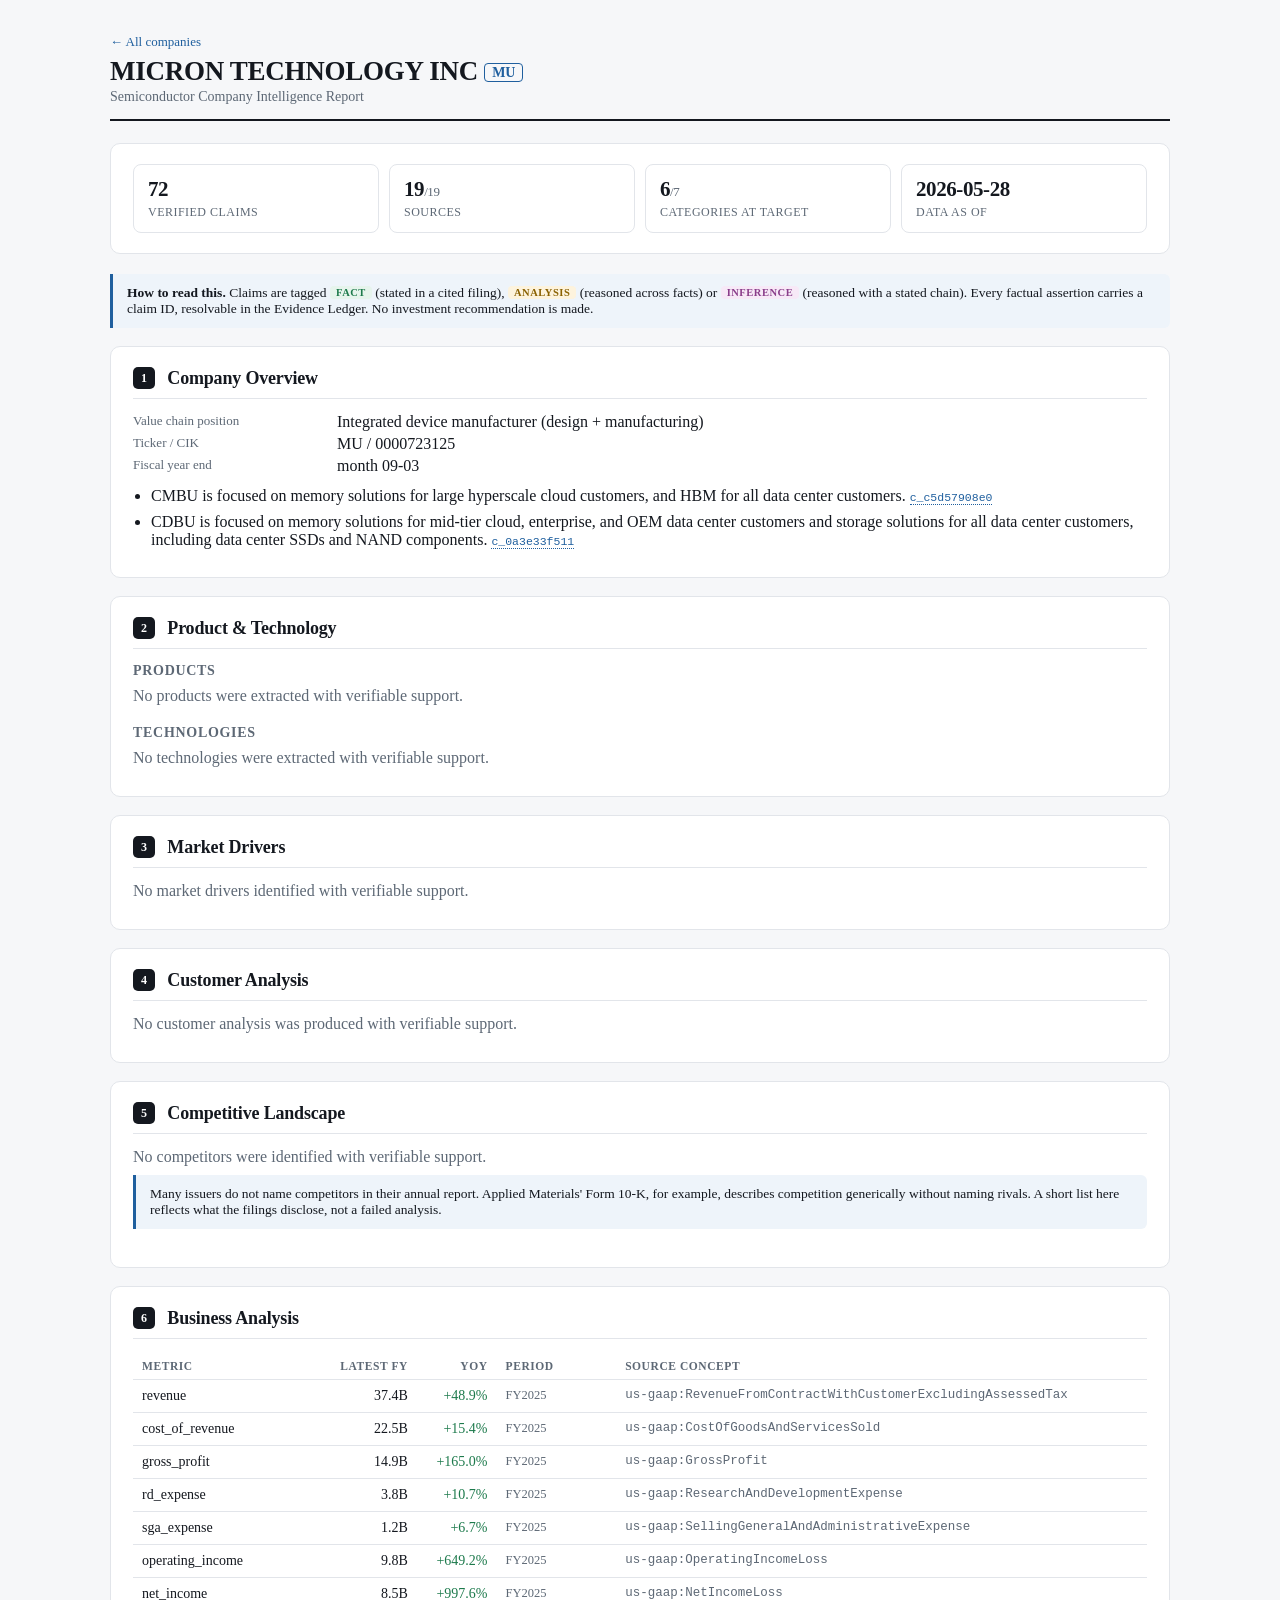
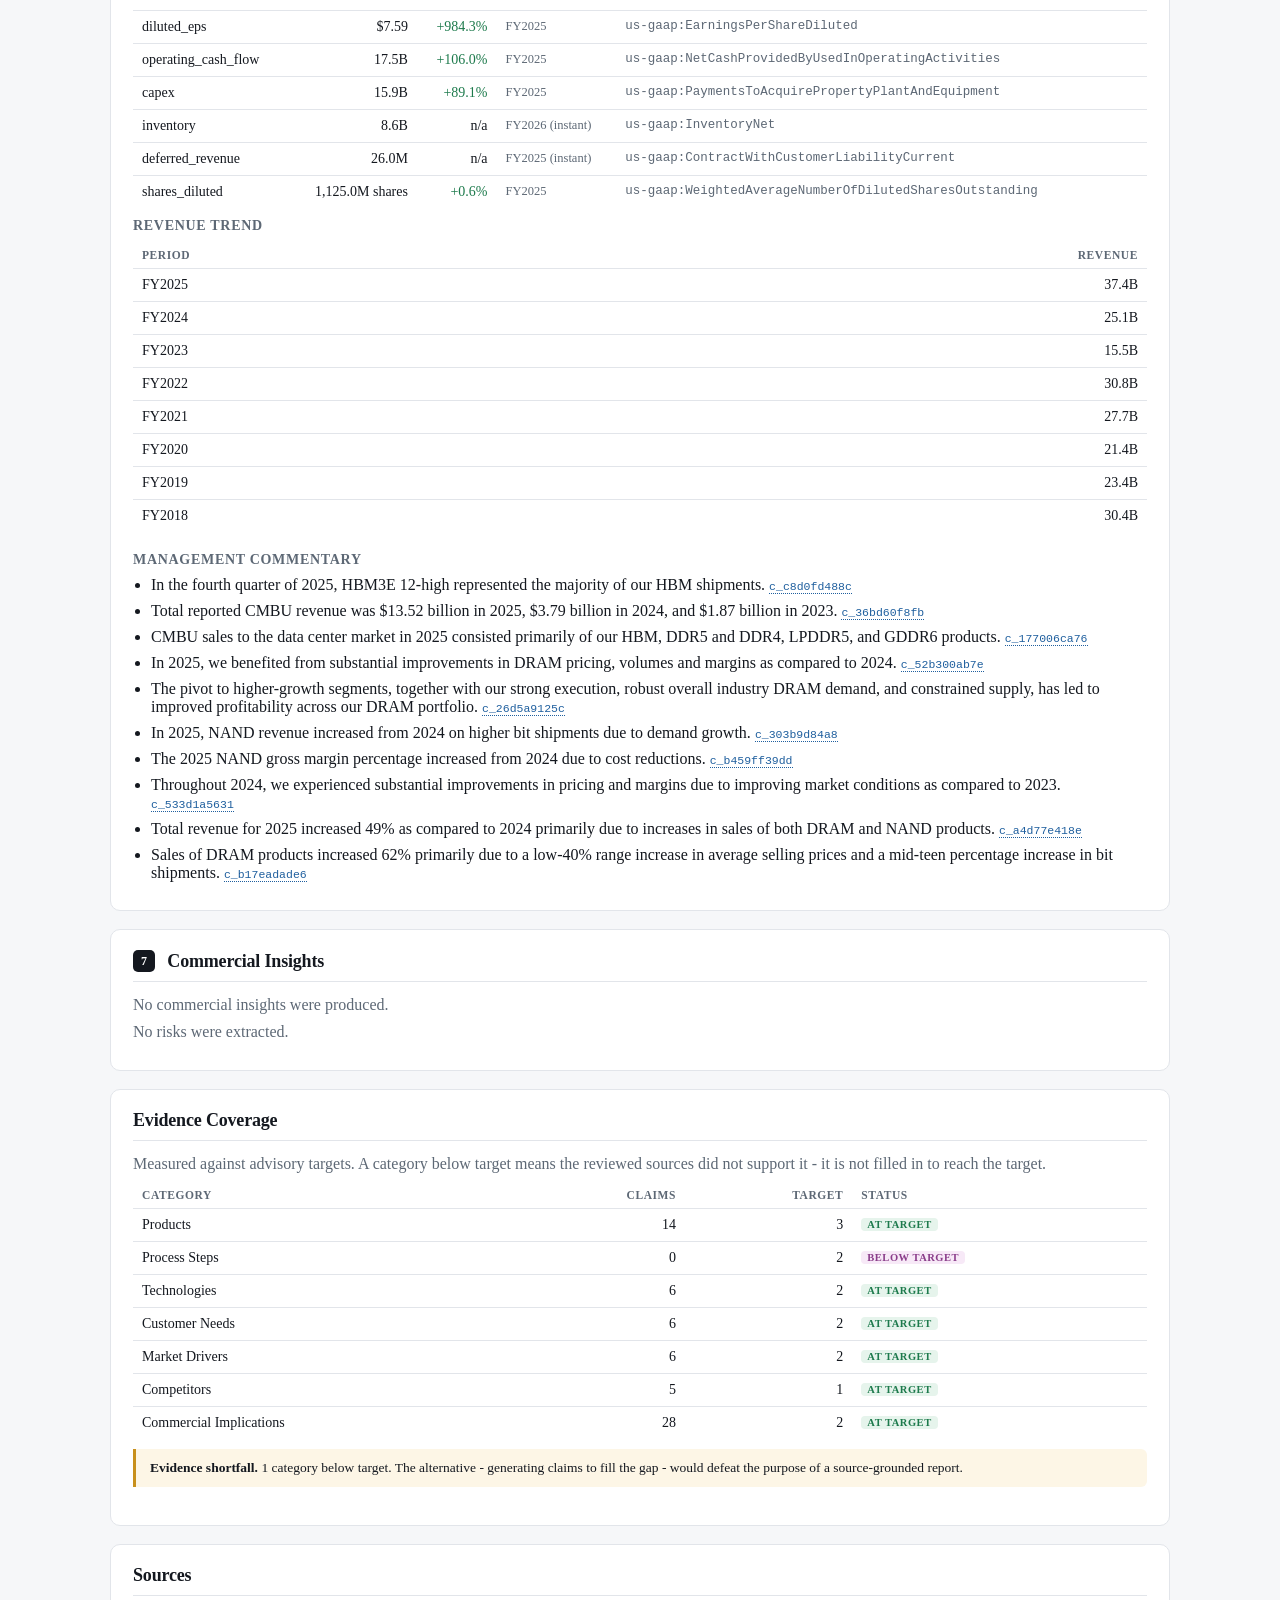
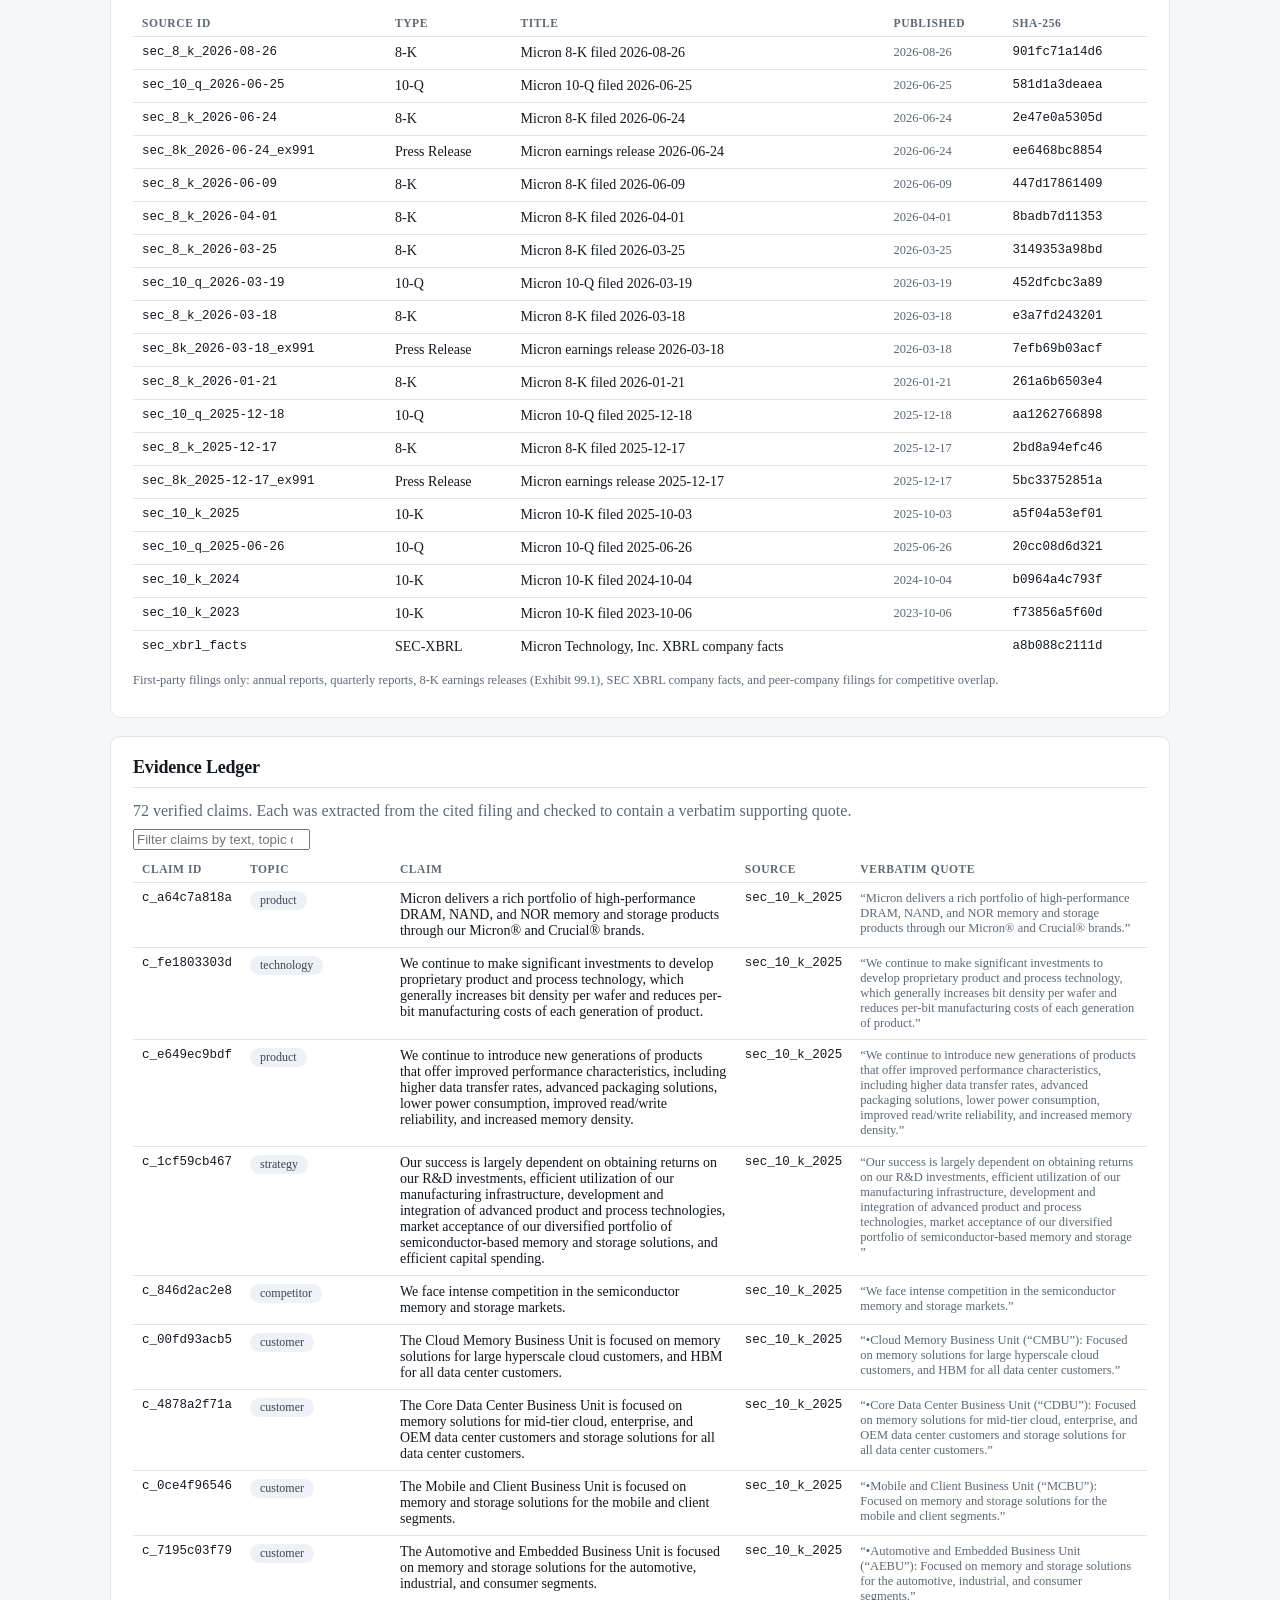
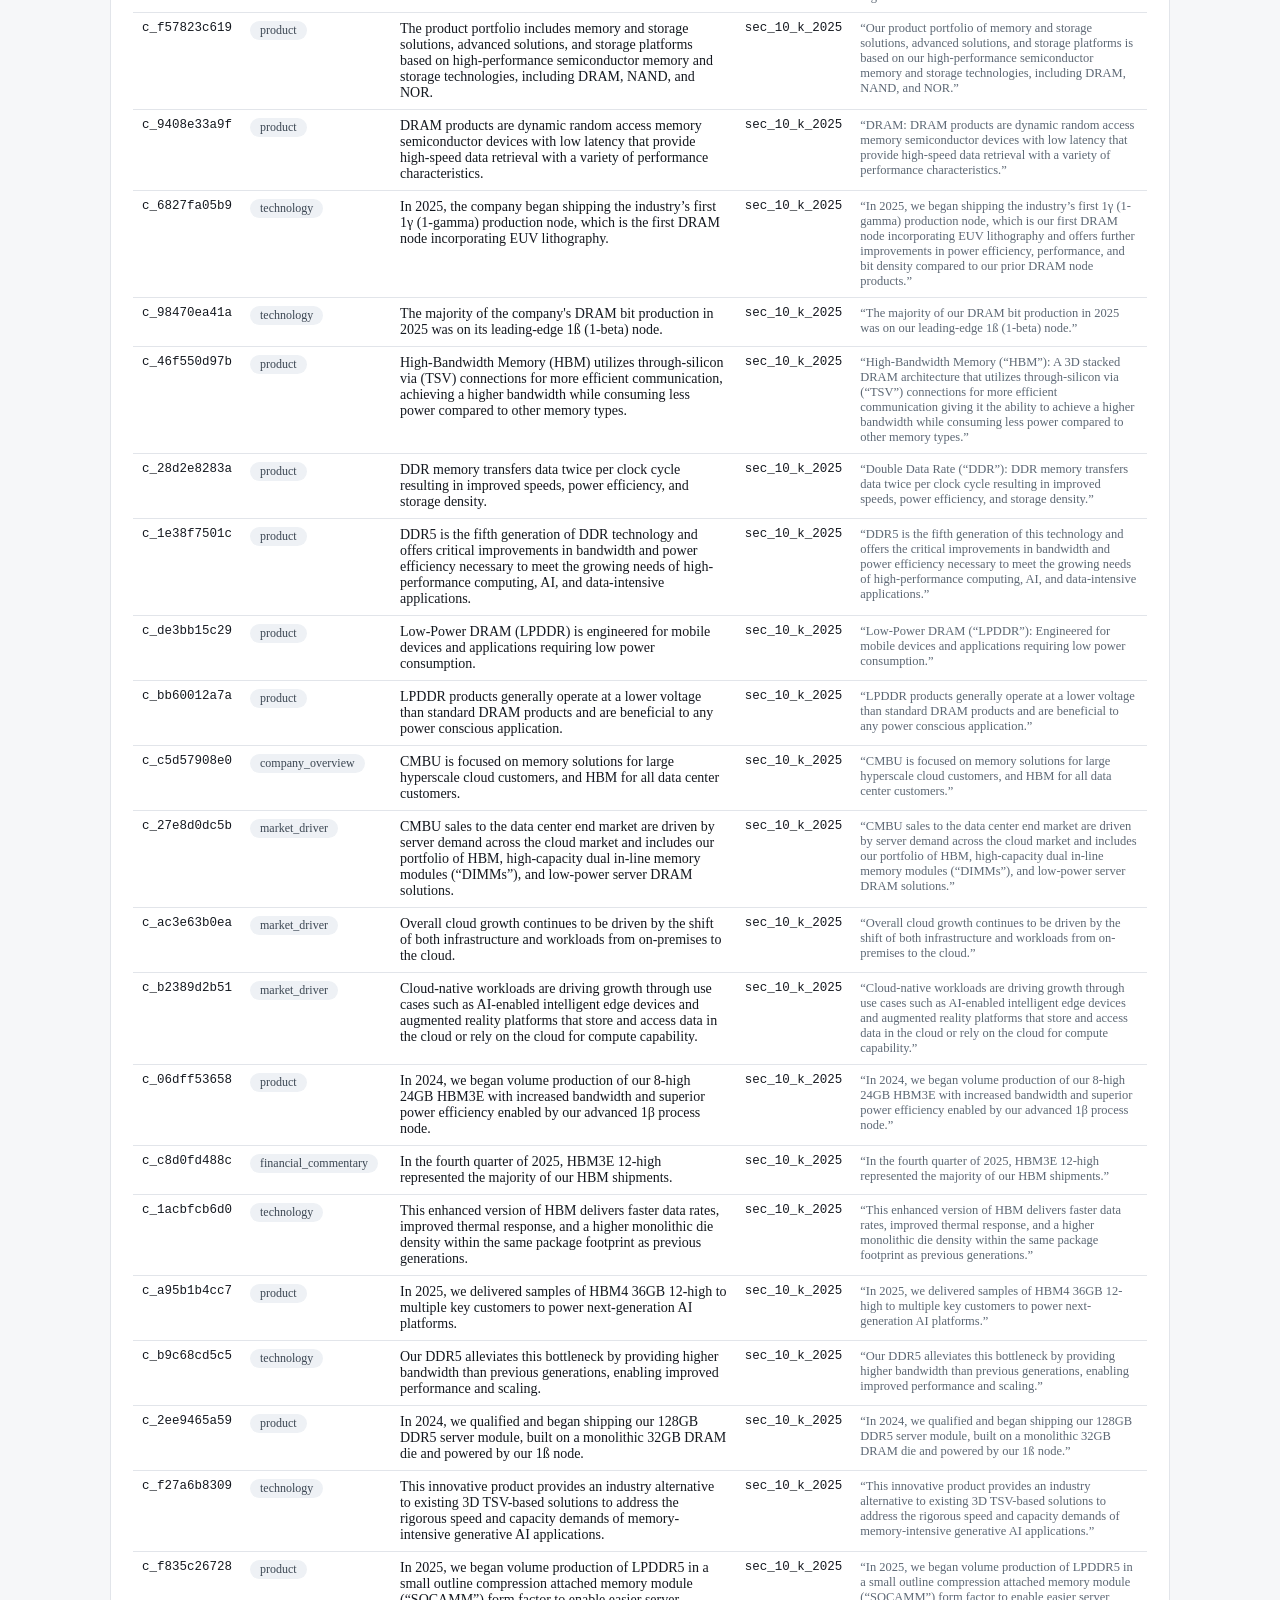
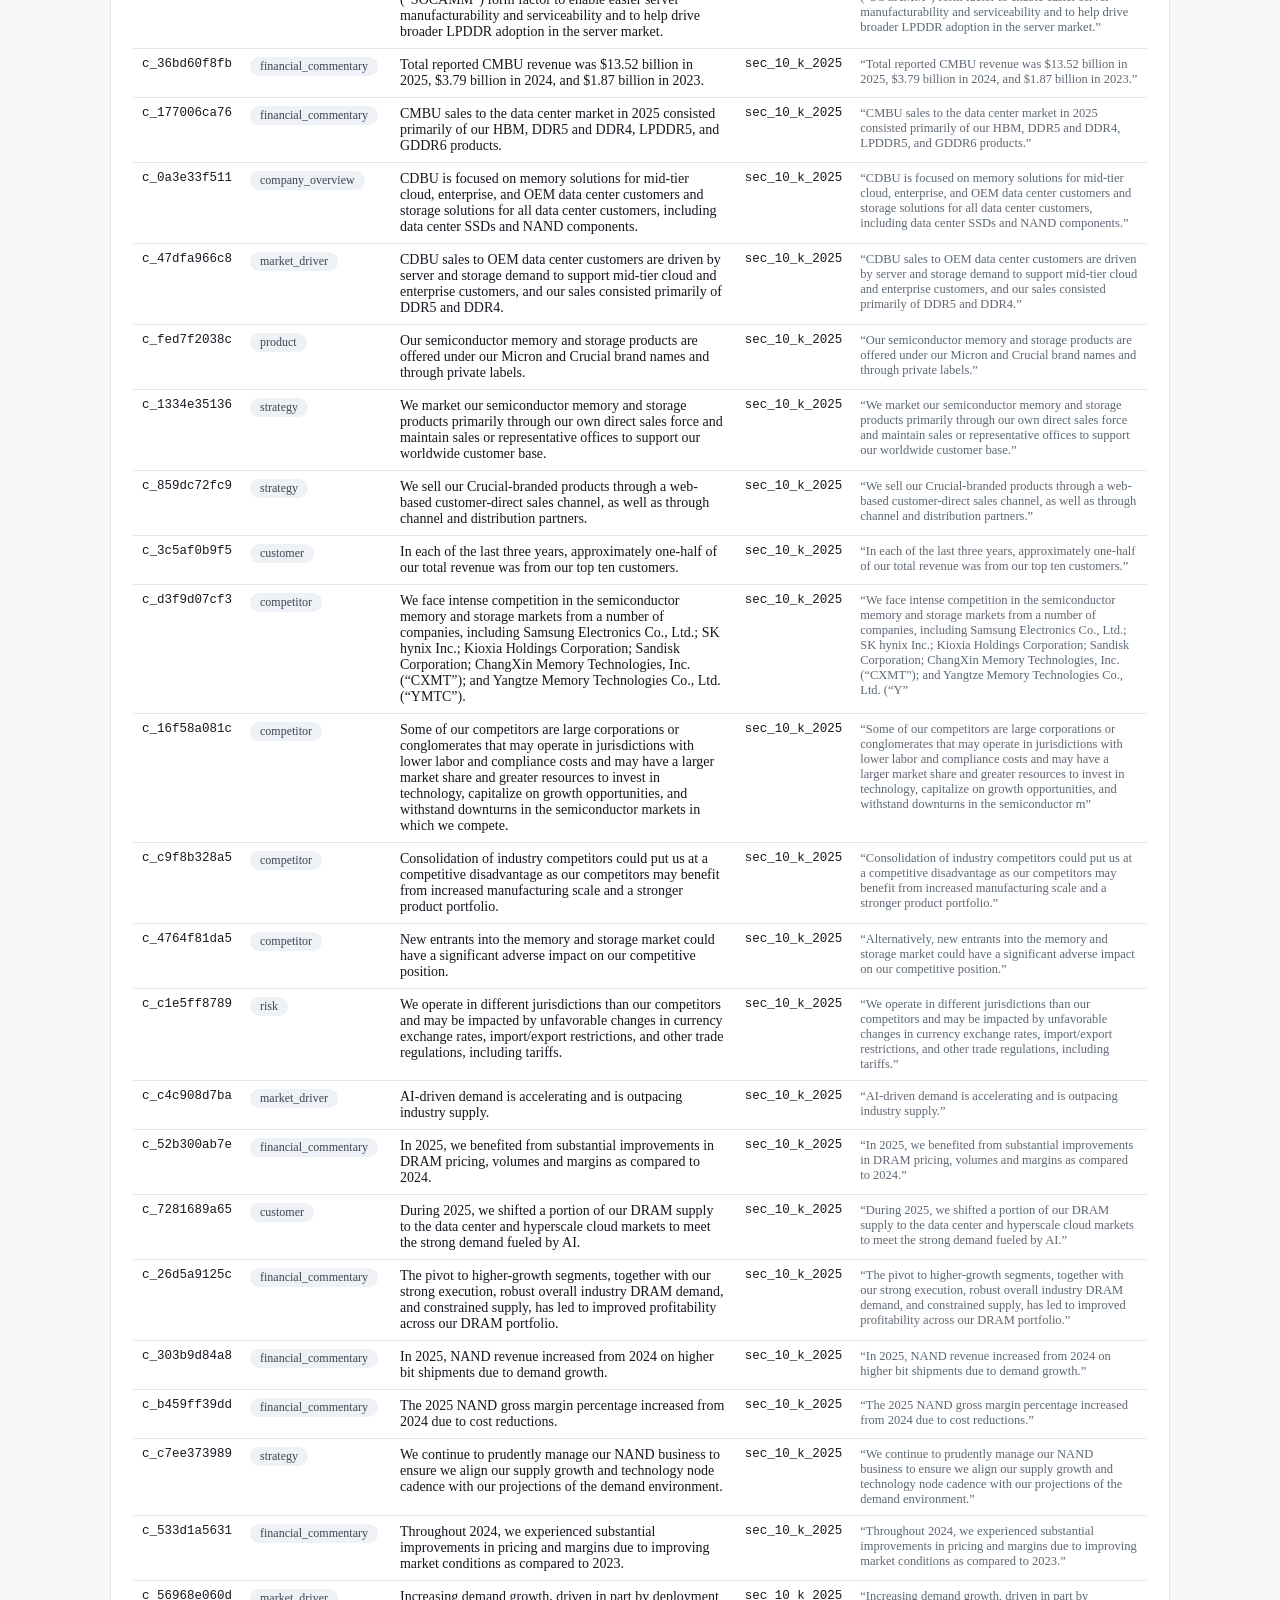
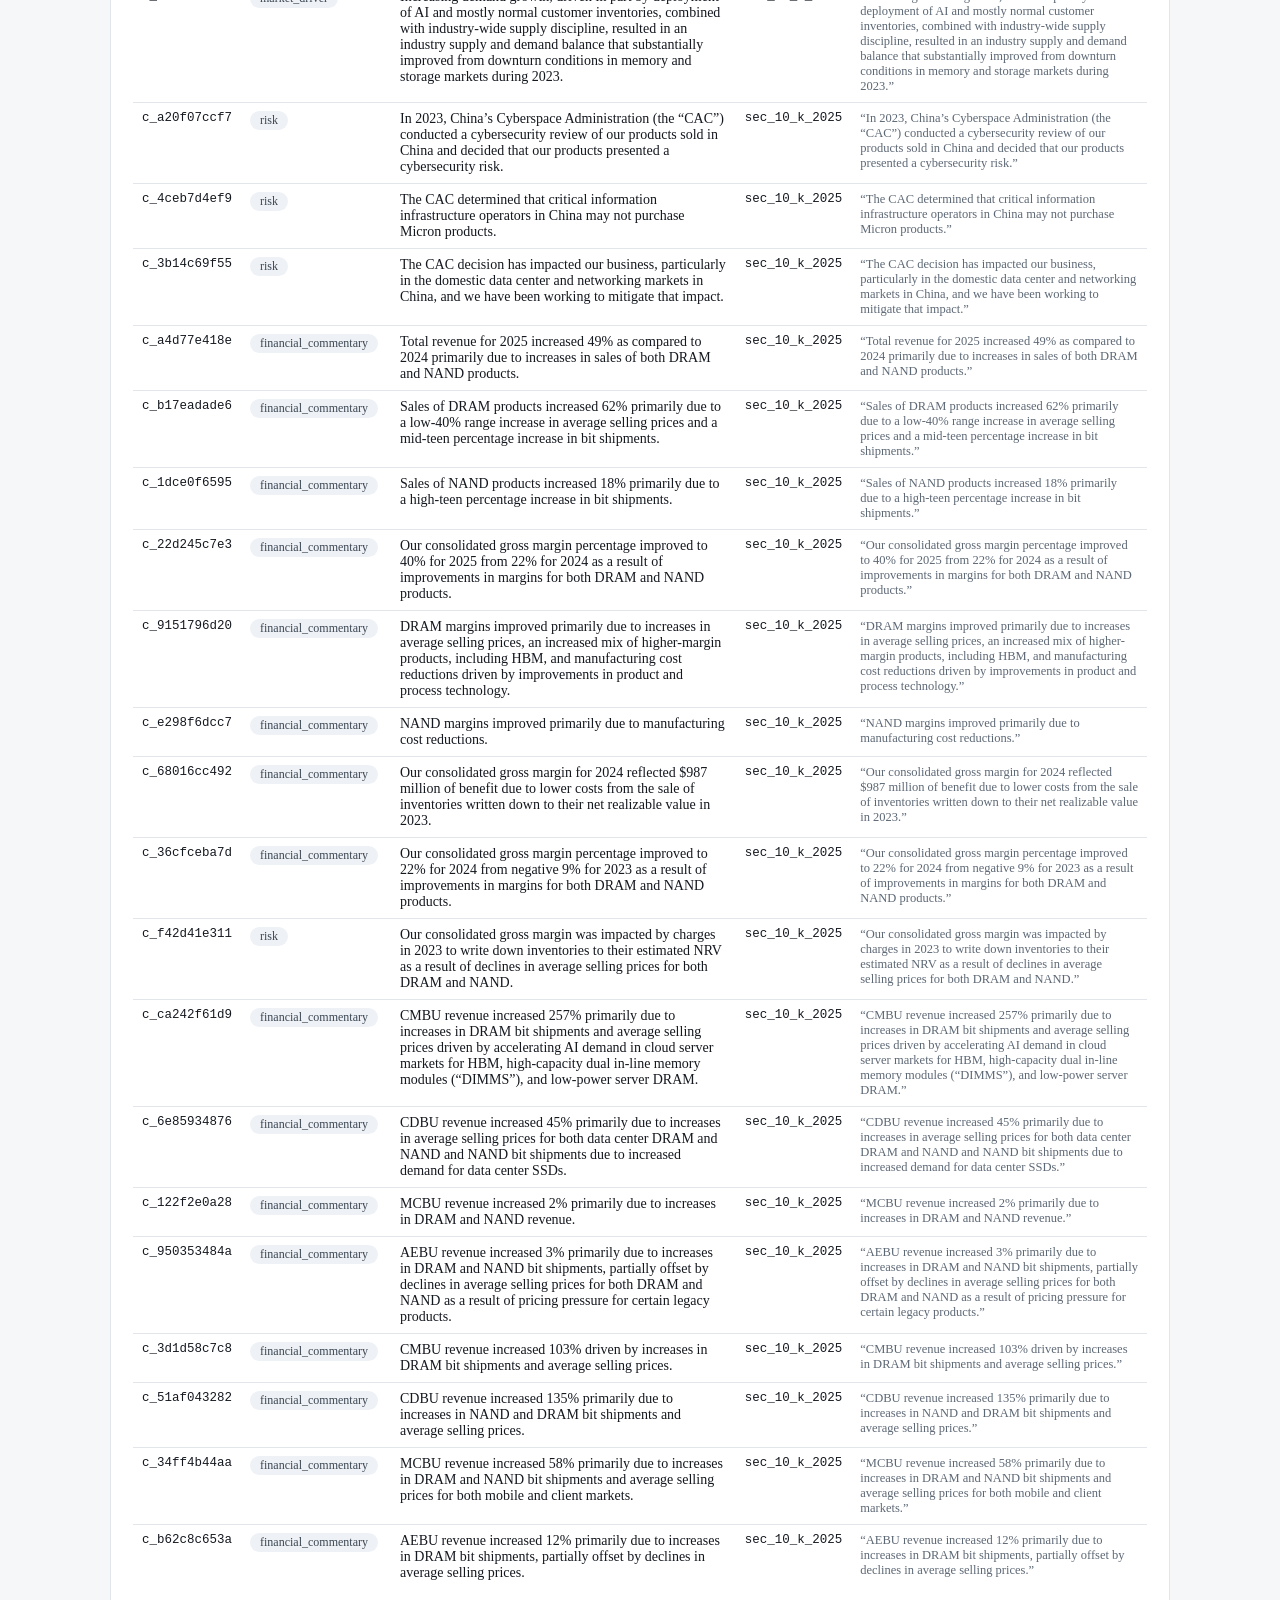
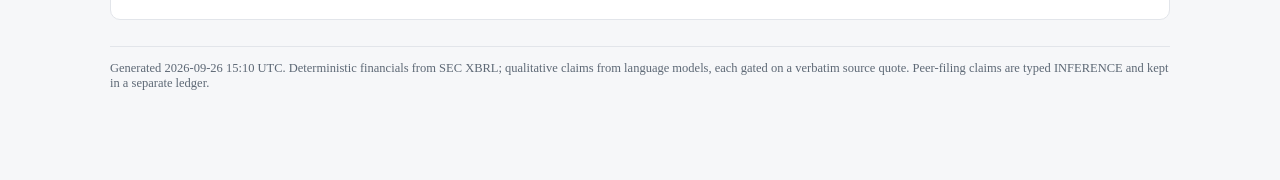
<file: site/mu.html>
<!DOCTYPE html>
<html lang="en">
<head>
<meta charset="utf-8">
<meta name="viewport" content="width=device-width, initial-scale=1">
<title>MICRON TECHNOLOGY INC (MU) — Semiconductor Intelligence Report</title>
<style>
/* Shared stylesheet for the static report site.
   Inlined into every page so each HTML file is standalone and can be sent as-is.
   System fonts only - no network request, works offline. */

:root {
  --bg: #f6f7f9;
  --panel: #ffffff;
  --ink: #14181f;
  --muted: #5d6875;
  --line: #e2e5ea;
  --accent: #1f5f9e;
  --fact: #1d7a4c;
  --analysis: #8a6100;
  --inference: #8a3d8a;
  --neg: #b3261e;
  --pos: #1d7a4c;
}

* { box-sizing: border-box; }

body {
  margin: 0;
  background: var(--bg);
  color: var(--ink);
  font: 15px/1.6 -apple-system, BlinkMacSystemFont, &#34;Segoe UI&#34;, Roboto,
        &#34;Helvetica Neue&#34;, Arial, sans-serif;
  -webkit-font-smoothing: antialiased;
}

.wrap { max-width: 1100px; margin: 0 auto; padding: 32px 20px 80px; }

/* ---------- masthead ---------- */
.masthead { border-bottom: 2px solid var(--ink); padding-bottom: 14px; margin-bottom: 22px; }
.masthead h1 { margin: 6px 0 2px; font-size: 27px; letter-spacing: -0.01em; }
.masthead .sub { margin: 0; color: var(--muted); font-size: 14px; }
.masthead .ticker {
  font-size: 14px; font-weight: 600; color: var(--accent);
  border: 1px solid var(--accent); border-radius: 4px;
  padding: 1px 7px; vertical-align: 3px;
}
a.back { color: var(--accent); text-decoration: none; font-size: 13px; }
a.back:hover { text-decoration: underline; }

/* ---------- stat bar ---------- */
.bar {
  display: flex; flex-wrap: wrap; gap: 10px; margin: 0 0 20px;
}
.stat {
  flex: 1 1 150px; background: var(--panel); border: 1px solid var(--line);
  border-radius: 8px; padding: 12px 14px;
}
.stat b { display: block; font-size: 21px; letter-spacing: -0.02em; }
.stat b small { font-size: 13px; color: var(--muted); font-weight: 500; }
.stat span { color: var(--muted); font-size: 12px; text-transform: uppercase; letter-spacing: 0.04em; }

/* ---------- sections ---------- */
section {
  background: var(--panel); border: 1px solid var(--line); border-radius: 10px;
  padding: 20px 22px; margin-bottom: 18px;
}
h2 {
  font-size: 18px; margin: 0 0 14px; padding-bottom: 9px;
  border-bottom: 1px solid var(--line); letter-spacing: -0.01em;
}
h2 .n {
  display: inline-block; min-width: 22px; height: 22px; line-height: 22px;
  margin-right: 8px; text-align: center; font-size: 12px;
  background: var(--ink); color: #fff; border-radius: 5px; vertical-align: 2px;
}
h3 { font-size: 14px; margin: 20px 0 8px; text-transform: uppercase;
     letter-spacing: 0.05em; color: var(--muted); }
h3:first-of-type { margin-top: 4px; }
h4 { margin: 0 0 5px; font-size: 15px; }

p { margin: 0 0 9px; }
.muted { color: var(--muted); }
.small { font-size: 12.5px; }
.mono { font-family: ui-monospace, SFMono-Regular, Menlo, Consolas, monospace; }
.num { text-align: right; font-variant-numeric: tabular-nums; }
.pos { color: var(--pos); }
.neg { color: var(--neg); }

/* ---------- tables ---------- */
table { width: 100%; border-collapse: collapse; margin: 6px 0 10px; font-size: 14px; }
th {
  text-align: left; font-size: 11.5px; text-transform: uppercase;
  letter-spacing: 0.05em; color: var(--muted); font-weight: 600;
  border-bottom: 1px solid var(--line); padding: 7px 9px;
}
td { padding: 8px 9px; border-bottom: 1px solid var(--line); vertical-align: top; }
tr:last-child td { border-bottom: none; }
tr.sub td { background: #fafbfc; font-style: italic; }
tbody tr:target { background: #fff6d9; }

/* ---------- cards / lists ---------- */
.grid { display: grid; grid-template-columns: repeat(auto-fit, minmax(260px, 1fr)); gap: 12px; }
.card {
  border: 1px solid var(--line); border-radius: 8px; padding: 13px 15px;
  background: #fcfcfd;
}
.card p:last-child { margin-bottom: 0; }
ul.claims { margin: 0; padding-left: 18px; }
ul.claims li { margin-bottom: 8px; }
.two { display: grid; grid-template-columns: 1fr 1fr; gap: 12px; }
.two ul { margin: 4px 0 0; padding-left: 18px; }

dl.kv { display: grid; grid-template-columns: 190px 1fr; gap: 4px 14px; margin: 0 0 12px; }
dl.kv dt { color: var(--muted); font-size: 13px; }
dl.kv dd { margin: 0; }

/* ---------- inline badges ---------- */
.tag {
  display: inline-block; font-size: 10.5px; font-weight: 700; letter-spacing: 0.05em;
  text-transform: uppercase; padding: 1px 6px; border-radius: 4px;
  vertical-align: 1px; white-space: nowrap;
}
.tag.fact { background: #e6f4ec; color: var(--fact); }
.tag.analysis { background: #fdf3dd; color: var(--analysis); }
.tag.inference { background: #f7e9f7; color: var(--inference); }
.tag.disclosed { background: #e6f4ec; color: var(--fact); }

.chip {
  display: inline-block; font-size: 12px; background: #eef1f5; color: #3c4753;
  border-radius: 20px; padding: 2px 10px; margin: 0 4px 4px 0;
}
.chips { margin: 6px 0; }

a.cid {
  font-family: ui-monospace, SFMono-Regular, Menlo, Consolas, monospace;
  font-size: 11.5px; color: var(--accent); text-decoration: none;
  border-bottom: 1px dotted var(--accent);
}
a.cid:hover { background: #eaf2fa; }
.srcs { margin: 7px 0 0; }
.srcs a.cid { margin-right: 5px; }

/* ---------- callouts ---------- */
.callout {
  background: #eef4fa; border-left: 3px solid var(--accent);
  padding: 11px 14px; border-radius: 0 6px 6px 0; margin: 0 0 18px; font-size: 13.5px;
}
.callout.warn { background: #fdf6e6; border-left-color: #c8901c; }

/* ---------- ledger filter ---------- */
input[type=&#34;search&#34;] {
  width: 100%; padding: 8px 11px; font-size: 14px; margin: 4px 0 10px;
  border: 1px solid var(--line); border-radius: 7px; background: #fff;
  font-family: inherit;
}
input[type=&#34;search&#34;]:focus { outline: 2px solid #b9d4ec; border-color: var(--accent); }

footer { margin-top: 26px; padding-top: 14px; border-top: 1px solid var(--line); }

@media (max-width: 620px) {
  .two { grid-template-columns: 1fr; }
  dl.kv { grid-template-columns: 1fr; }
  dl.kv dt { margin-top: 6px; }
}

/* Stale-data banner: an issuer whose newest SEC filing is years old must be
   impossible to mistake for current intelligence. */
.callout.stale {
  background: #fdecea;
  border-left-color: var(--neg);
  border-left-width: 4px;
}

</style>
</head>
<body>
<div class="wrap">

<header class="masthead">
  <a class="back" href="index.html">&larr; All companies</a>
  <h1>MICRON TECHNOLOGY INC <span class="ticker">MU</span></h1>
  <p class="sub">Semiconductor Company Intelligence Report</p>
</header>



<section class="bar">
  <div class="stat"><b>72</b><span>verified claims</span></div>
  <div class="stat"><b>19<small>/19</small></b><span>sources</span></div>
  <div class="stat"><b>6<small>/7</small></b><span>categories at target</span></div>
  <div class="stat"><b>2026-05-28</b><span>data as of</span></div>
</section>

<div class="callout">
  <strong>How to read this.</strong> Claims are tagged
  <span class="tag fact">FACT</span> (stated in a cited filing),
  <span class="tag analysis">ANALYSIS</span> (reasoned across facts) or
  <span class="tag inference">INFERENCE</span> (reasoned with a stated chain).
  Every factual assertion carries a claim ID, resolvable in the Evidence Ledger.
  No investment recommendation is made.
</div>

<section>
<h2><span class="n">1</span> Company Overview</h2>
<dl class="kv">
  <dt>Value chain position</dt><dd>Integrated device manufacturer (design + manufacturing)</dd>
  <dt>Ticker / CIK</dt><dd>MU / 0000723125</dd>
  <dt>Fiscal year end</dt><dd>month 09-03</dd>
</dl>
<ul class="claims">
  <li>CMBU is focused on memory solutions for large hyperscale cloud customers, and HBM for all data center customers. <a class="cid" href="#c_c5d57908e0">c_c5d57908e0</a></li>
  <li>CDBU is focused on memory solutions for mid-tier cloud, enterprise, and OEM data center customers and storage solutions for all data center customers, including data center SSDs and NAND components. <a class="cid" href="#c_0a3e33f511">c_0a3e33f511</a></li>
</ul>
</section>


<section>
<h2><span class="n">2</span> Product &amp; Technology</h2>



<h3>Products</h3>
<p class="muted">No products were extracted with verifiable support.</p>
<h3>Technologies</h3>
<p class="muted">No technologies were extracted with verifiable support.</p></section>

<section>
<h2><span class="n">3</span> Market Drivers</h2>
<p class="muted">No market drivers identified with verifiable support.</p>
</section>

<section>
<h2><span class="n">4</span> Customer Analysis</h2>
<p class="muted">No customer analysis was produced with verifiable support.</p></section>

<section>
<h2><span class="n">5</span> Competitive Landscape</h2>
<p class="muted">No competitors were identified with verifiable support.</p>
<div class="callout">
  Many issuers do not name competitors in their annual report. Applied Materials'
  Form 10-K, for example, describes competition generically without naming rivals.
  A short list here reflects what the filings disclose, not a failed analysis.
</div>
</section>

<section>
<h2><span class="n">6</span> Business Analysis</h2>
<table>
  <thead><tr><th>Metric</th><th class="num">Latest FY</th><th class="num">YoY</th><th>Period</th><th>Source concept</th></tr></thead>
  <tbody>
    <tr>
      <td>revenue</td>
      <td class="num">37.4B</td>
      <td class="num pos">+48.9%</td>
      <td class="muted small">FY2025</td>
      <td class="muted small mono">us-gaap:RevenueFromContractWithCustomerExcludingAssessedTax</td>
    </tr>
    <tr>
      <td>cost_of_revenue</td>
      <td class="num">22.5B</td>
      <td class="num pos">+15.4%</td>
      <td class="muted small">FY2025</td>
      <td class="muted small mono">us-gaap:CostOfGoodsAndServicesSold</td>
    </tr>
    <tr>
      <td>gross_profit</td>
      <td class="num">14.9B</td>
      <td class="num pos">+165.0%</td>
      <td class="muted small">FY2025</td>
      <td class="muted small mono">us-gaap:GrossProfit</td>
    </tr>
    <tr>
      <td>rd_expense</td>
      <td class="num">3.8B</td>
      <td class="num pos">+10.7%</td>
      <td class="muted small">FY2025</td>
      <td class="muted small mono">us-gaap:ResearchAndDevelopmentExpense</td>
    </tr>
    <tr>
      <td>sga_expense</td>
      <td class="num">1.2B</td>
      <td class="num pos">+6.7%</td>
      <td class="muted small">FY2025</td>
      <td class="muted small mono">us-gaap:SellingGeneralAndAdministrativeExpense</td>
    </tr>
    <tr>
      <td>operating_income</td>
      <td class="num">9.8B</td>
      <td class="num pos">+649.2%</td>
      <td class="muted small">FY2025</td>
      <td class="muted small mono">us-gaap:OperatingIncomeLoss</td>
    </tr>
    <tr>
      <td>net_income</td>
      <td class="num">8.5B</td>
      <td class="num pos">+997.6%</td>
      <td class="muted small">FY2025</td>
      <td class="muted small mono">us-gaap:NetIncomeLoss</td>
    </tr>
    <tr>
      <td>diluted_eps</td>
      <td class="num">$7.59</td>
      <td class="num pos">+984.3%</td>
      <td class="muted small">FY2025</td>
      <td class="muted small mono">us-gaap:EarningsPerShareDiluted</td>
    </tr>
    <tr>
      <td>operating_cash_flow</td>
      <td class="num">17.5B</td>
      <td class="num pos">+106.0%</td>
      <td class="muted small">FY2025</td>
      <td class="muted small mono">us-gaap:NetCashProvidedByUsedInOperatingActivities</td>
    </tr>
    <tr>
      <td>capex</td>
      <td class="num">15.9B</td>
      <td class="num pos">+89.1%</td>
      <td class="muted small">FY2025</td>
      <td class="muted small mono">us-gaap:PaymentsToAcquirePropertyPlantAndEquipment</td>
    </tr>
    <tr>
      <td>inventory</td>
      <td class="num">8.6B</td>
      <td class="num ">n/a</td>
      <td class="muted small">FY2026 (instant)</td>
      <td class="muted small mono">us-gaap:InventoryNet</td>
    </tr>
    <tr>
      <td>deferred_revenue</td>
      <td class="num">26.0M</td>
      <td class="num ">n/a</td>
      <td class="muted small">FY2025 (instant)</td>
      <td class="muted small mono">us-gaap:ContractWithCustomerLiabilityCurrent</td>
    </tr>
    <tr>
      <td>shares_diluted</td>
      <td class="num">1,125.0M shares</td>
      <td class="num pos">+0.6%</td>
      <td class="muted small">FY2025</td>
      <td class="muted small mono">us-gaap:WeightedAverageNumberOfDilutedSharesOutstanding</td>
    </tr>
  </tbody>
</table>

<h3>Revenue trend</h3>
<table>
  <thead><tr><th>Period</th><th class="num">Revenue</th></tr></thead>
  <tbody>
    <tr><td>FY2025</td><td class="num">37.4B</td></tr>
    <tr><td>FY2024</td><td class="num">25.1B</td></tr>
    <tr><td>FY2023</td><td class="num">15.5B</td></tr>
    <tr><td>FY2022</td><td class="num">30.8B</td></tr>
    <tr><td>FY2021</td><td class="num">27.7B</td></tr>
    <tr><td>FY2020</td><td class="num">21.4B</td></tr>
    <tr><td>FY2019</td><td class="num">23.4B</td></tr>
    <tr><td>FY2018</td><td class="num">30.4B</td></tr>
  </tbody>
</table>

<h3>Management commentary</h3>
<ul class="claims">
<li>In the fourth quarter of 2025, HBM3E 12-high represented the majority of our HBM shipments. <a class="cid" href="#c_c8d0fd488c">c_c8d0fd488c</a></li><li>Total reported CMBU revenue was $13.52 billion in 2025, $3.79 billion in 2024, and $1.87 billion in 2023. <a class="cid" href="#c_36bd60f8fb">c_36bd60f8fb</a></li><li>CMBU sales to the data center market in 2025 consisted primarily of our HBM, DDR5 and DDR4, LPDDR5, and GDDR6 products. <a class="cid" href="#c_177006ca76">c_177006ca76</a></li><li>In 2025, we benefited from substantial improvements in DRAM pricing, volumes and margins as compared to 2024. <a class="cid" href="#c_52b300ab7e">c_52b300ab7e</a></li><li>The pivot to higher-growth segments, together with our strong execution, robust overall industry DRAM demand, and constrained supply, has led to improved profitability across our DRAM portfolio. <a class="cid" href="#c_26d5a9125c">c_26d5a9125c</a></li><li>In 2025, NAND revenue increased from 2024 on higher bit shipments due to demand growth. <a class="cid" href="#c_303b9d84a8">c_303b9d84a8</a></li><li>The 2025 NAND gross margin percentage increased from 2024 due to cost reductions. <a class="cid" href="#c_b459ff39dd">c_b459ff39dd</a></li><li>Throughout 2024, we experienced substantial improvements in pricing and margins due to improving market conditions as compared to 2023. <a class="cid" href="#c_533d1a5631">c_533d1a5631</a></li><li>Total revenue for 2025 increased 49% as compared to 2024 primarily due to increases in sales of both DRAM and NAND products. <a class="cid" href="#c_a4d77e418e">c_a4d77e418e</a></li><li>Sales of DRAM products increased 62% primarily due to a low-40% range increase in average selling prices and a mid-teen percentage increase in bit shipments. <a class="cid" href="#c_b17eadade6">c_b17eadade6</a></li></ul>
</section>

<section>
<h2><span class="n">7</span> Commercial Insights</h2>
<p class="muted">No commercial insights were produced.</p>
<p class="muted">No risks were extracted.</p></section>

<section>
<h2>Evidence Coverage</h2>
<p class="muted">Measured against advisory targets. A category below target means the reviewed sources did not support it - it is not filled in to reach the target.</p>
<table>
  <thead><tr><th>Category</th><th class="num">Claims</th><th class="num">Target</th><th>Status</th></tr></thead>
  <tbody>
    <tr>
      <td>Products</td>
      <td class="num">14</td>
      <td class="num">3</td>
      <td><span class="tag fact">at target</span></td>
    </tr>
    <tr>
      <td>Process Steps</td>
      <td class="num">0</td>
      <td class="num">2</td>
      <td><span class="tag inference">below target</span></td>
    </tr>
    <tr>
      <td>Technologies</td>
      <td class="num">6</td>
      <td class="num">2</td>
      <td><span class="tag fact">at target</span></td>
    </tr>
    <tr>
      <td>Customer Needs</td>
      <td class="num">6</td>
      <td class="num">2</td>
      <td><span class="tag fact">at target</span></td>
    </tr>
    <tr>
      <td>Market Drivers</td>
      <td class="num">6</td>
      <td class="num">2</td>
      <td><span class="tag fact">at target</span></td>
    </tr>
    <tr>
      <td>Competitors</td>
      <td class="num">5</td>
      <td class="num">1</td>
      <td><span class="tag fact">at target</span></td>
    </tr>
    <tr>
      <td>Commercial Implications</td>
      <td class="num">28</td>
      <td class="num">2</td>
      <td><span class="tag fact">at target</span></td>
    </tr>
  </tbody>
</table>
<div class="callout warn">
  <strong>Evidence shortfall.</strong> 1 category
  below target. The alternative - generating claims to fill the gap - would defeat the purpose of a source-grounded report.
</div>
</section>

<section>
<h2>Sources</h2>
<table>
  <thead><tr><th>Source ID</th><th>Type</th><th>Title</th><th>Published</th><th>SHA-256</th></tr></thead>
  <tbody>
    <tr>
      <td class="mono small">sec_8_k_2026-08-26</td>
      <td>8-K</td>
      <td>Micron 8-K filed 2026-08-26</td>
      <td class="muted small">2026-08-26</td>
      <td class="mono small">901fc71a14d6</td>
    </tr>
    <tr>
      <td class="mono small">sec_10_q_2026-06-25</td>
      <td>10-Q</td>
      <td>Micron 10-Q filed 2026-06-25</td>
      <td class="muted small">2026-06-25</td>
      <td class="mono small">581d1a3deaea</td>
    </tr>
    <tr>
      <td class="mono small">sec_8_k_2026-06-24</td>
      <td>8-K</td>
      <td>Micron 8-K filed 2026-06-24</td>
      <td class="muted small">2026-06-24</td>
      <td class="mono small">2e47e0a5305d</td>
    </tr>
    <tr>
      <td class="mono small">sec_8k_2026-06-24_ex991</td>
      <td>Press Release</td>
      <td>Micron earnings release 2026-06-24</td>
      <td class="muted small">2026-06-24</td>
      <td class="mono small">ee6468bc8854</td>
    </tr>
    <tr>
      <td class="mono small">sec_8_k_2026-06-09</td>
      <td>8-K</td>
      <td>Micron 8-K filed 2026-06-09</td>
      <td class="muted small">2026-06-09</td>
      <td class="mono small">447d17861409</td>
    </tr>
    <tr>
      <td class="mono small">sec_8_k_2026-04-01</td>
      <td>8-K</td>
      <td>Micron 8-K filed 2026-04-01</td>
      <td class="muted small">2026-04-01</td>
      <td class="mono small">8badb7d11353</td>
    </tr>
    <tr>
      <td class="mono small">sec_8_k_2026-03-25</td>
      <td>8-K</td>
      <td>Micron 8-K filed 2026-03-25</td>
      <td class="muted small">2026-03-25</td>
      <td class="mono small">3149353a98bd</td>
    </tr>
    <tr>
      <td class="mono small">sec_10_q_2026-03-19</td>
      <td>10-Q</td>
      <td>Micron 10-Q filed 2026-03-19</td>
      <td class="muted small">2026-03-19</td>
      <td class="mono small">452dfcbc3a89</td>
    </tr>
    <tr>
      <td class="mono small">sec_8_k_2026-03-18</td>
      <td>8-K</td>
      <td>Micron 8-K filed 2026-03-18</td>
      <td class="muted small">2026-03-18</td>
      <td class="mono small">e3a7fd243201</td>
    </tr>
    <tr>
      <td class="mono small">sec_8k_2026-03-18_ex991</td>
      <td>Press Release</td>
      <td>Micron earnings release 2026-03-18</td>
      <td class="muted small">2026-03-18</td>
      <td class="mono small">7efb69b03acf</td>
    </tr>
    <tr>
      <td class="mono small">sec_8_k_2026-01-21</td>
      <td>8-K</td>
      <td>Micron 8-K filed 2026-01-21</td>
      <td class="muted small">2026-01-21</td>
      <td class="mono small">261a6b6503e4</td>
    </tr>
    <tr>
      <td class="mono small">sec_10_q_2025-12-18</td>
      <td>10-Q</td>
      <td>Micron 10-Q filed 2025-12-18</td>
      <td class="muted small">2025-12-18</td>
      <td class="mono small">aa1262766898</td>
    </tr>
    <tr>
      <td class="mono small">sec_8_k_2025-12-17</td>
      <td>8-K</td>
      <td>Micron 8-K filed 2025-12-17</td>
      <td class="muted small">2025-12-17</td>
      <td class="mono small">2bd8a94efc46</td>
    </tr>
    <tr>
      <td class="mono small">sec_8k_2025-12-17_ex991</td>
      <td>Press Release</td>
      <td>Micron earnings release 2025-12-17</td>
      <td class="muted small">2025-12-17</td>
      <td class="mono small">5bc33752851a</td>
    </tr>
    <tr>
      <td class="mono small">sec_10_k_2025</td>
      <td>10-K</td>
      <td>Micron 10-K filed 2025-10-03</td>
      <td class="muted small">2025-10-03</td>
      <td class="mono small">a5f04a53ef01</td>
    </tr>
    <tr>
      <td class="mono small">sec_10_q_2025-06-26</td>
      <td>10-Q</td>
      <td>Micron 10-Q filed 2025-06-26</td>
      <td class="muted small">2025-06-26</td>
      <td class="mono small">20cc08d6d321</td>
    </tr>
    <tr>
      <td class="mono small">sec_10_k_2024</td>
      <td>10-K</td>
      <td>Micron 10-K filed 2024-10-04</td>
      <td class="muted small">2024-10-04</td>
      <td class="mono small">b0964a4c793f</td>
    </tr>
    <tr>
      <td class="mono small">sec_10_k_2023</td>
      <td>10-K</td>
      <td>Micron 10-K filed 2023-10-06</td>
      <td class="muted small">2023-10-06</td>
      <td class="mono small">f73856a5f60d</td>
    </tr>
    <tr>
      <td class="mono small">sec_xbrl_facts</td>
      <td>SEC-XBRL</td>
      <td>Micron Technology, Inc. XBRL company facts</td>
      <td class="muted small"></td>
      <td class="mono small">a8b088c2111d</td>
    </tr>
  </tbody>
</table>
<p class="muted small">First-party filings only: annual reports, quarterly reports, 8-K earnings releases (Exhibit 99.1), SEC XBRL company facts, and peer-company filings for competitive overlap.</p>
</section>

<section>
<h2>Evidence Ledger</h2>
<p class="muted">72 verified claims. Each was extracted from the cited filing and checked to contain a verbatim supporting quote.</p>
<input type="search" id="ledgerFilter" placeholder="Filter claims by text, topic or source…" autocomplete="off">
<table id="ledger">
  <thead><tr><th>Claim ID</th><th>Topic</th><th>Claim</th><th>Source</th><th>Verbatim quote</th></tr></thead>
  <tbody>
    <tr id="c_a64c7a818a">
      <td class="mono small">c_a64c7a818a</td>
      <td><span class="chip">product</span></td>
      <td>Micron delivers a rich portfolio of high-performance DRAM, NAND, and NOR memory and storage products through our Micron® and Crucial® brands.</td>
      <td class="mono small">sec_10_k_2025</td>
      <td class="muted small">“Micron delivers a rich portfolio of high-performance DRAM, NAND, and NOR memory and storage products through our Micron® and Crucial® brands.”</td>
    </tr>
    <tr id="c_fe1803303d">
      <td class="mono small">c_fe1803303d</td>
      <td><span class="chip">technology</span></td>
      <td>We continue to make significant investments to develop proprietary product and process technology, which generally increases bit density per wafer and reduces per-bit manufacturing costs of each generation of product.</td>
      <td class="mono small">sec_10_k_2025</td>
      <td class="muted small">“We continue to make significant investments to develop proprietary product and process technology, which generally increases bit density per wafer and reduces per-bit manufacturing costs of each generation of product.”</td>
    </tr>
    <tr id="c_e649ec9bdf">
      <td class="mono small">c_e649ec9bdf</td>
      <td><span class="chip">product</span></td>
      <td>We continue to introduce new generations of products that offer improved performance characteristics, including higher data transfer rates, advanced packaging solutions, lower power consumption, improved read/write reliability, and increased memory density.</td>
      <td class="mono small">sec_10_k_2025</td>
      <td class="muted small">“We continue to introduce new generations of products that offer improved performance characteristics, including higher data transfer rates, advanced packaging solutions, lower power consumption, improved read/write reliability, and increased memory density.”</td>
    </tr>
    <tr id="c_1cf59cb467">
      <td class="mono small">c_1cf59cb467</td>
      <td><span class="chip">strategy</span></td>
      <td>Our success is largely dependent on obtaining returns on our R&amp;D investments, efficient utilization of our manufacturing infrastructure, development and integration of advanced product and process technologies, market acceptance of our diversified portfolio of semiconductor-based memory and storage solutions, and efficient capital spending.</td>
      <td class="mono small">sec_10_k_2025</td>
      <td class="muted small">“Our success is largely dependent on obtaining returns on our R&amp;D investments, efficient utilization of our manufacturing infrastructure, development and integration of advanced product and process technologies, market acceptance of our diversified portfolio of semiconductor-based memory and storage ”</td>
    </tr>
    <tr id="c_846d2ac2e8">
      <td class="mono small">c_846d2ac2e8</td>
      <td><span class="chip">competitor</span></td>
      <td>We face intense competition in the semiconductor memory and storage markets.</td>
      <td class="mono small">sec_10_k_2025</td>
      <td class="muted small">“We face intense competition in the semiconductor memory and storage markets.”</td>
    </tr>
    <tr id="c_00fd93acb5">
      <td class="mono small">c_00fd93acb5</td>
      <td><span class="chip">customer</span></td>
      <td>The Cloud Memory Business Unit is focused on memory solutions for large hyperscale cloud customers, and HBM for all data center customers.</td>
      <td class="mono small">sec_10_k_2025</td>
      <td class="muted small">“•Cloud Memory Business Unit (“CMBU”): Focused on memory solutions for large hyperscale cloud customers, and HBM for all data center customers.”</td>
    </tr>
    <tr id="c_4878a2f71a">
      <td class="mono small">c_4878a2f71a</td>
      <td><span class="chip">customer</span></td>
      <td>The Core Data Center Business Unit is focused on memory solutions for mid-tier cloud, enterprise, and OEM data center customers and storage solutions for all data center customers.</td>
      <td class="mono small">sec_10_k_2025</td>
      <td class="muted small">“•Core Data Center Business Unit (“CDBU”): Focused on memory solutions for mid-tier cloud, enterprise, and OEM data center customers and storage solutions for all data center customers.”</td>
    </tr>
    <tr id="c_0ce4f96546">
      <td class="mono small">c_0ce4f96546</td>
      <td><span class="chip">customer</span></td>
      <td>The Mobile and Client Business Unit is focused on memory and storage solutions for the mobile and client segments.</td>
      <td class="mono small">sec_10_k_2025</td>
      <td class="muted small">“•Mobile and Client Business Unit (“MCBU”): Focused on memory and storage solutions for the mobile and client segments.”</td>
    </tr>
    <tr id="c_7195c03f79">
      <td class="mono small">c_7195c03f79</td>
      <td><span class="chip">customer</span></td>
      <td>The Automotive and Embedded Business Unit is focused on memory and storage solutions for the automotive, industrial, and consumer segments.</td>
      <td class="mono small">sec_10_k_2025</td>
      <td class="muted small">“•Automotive and Embedded Business Unit (“AEBU”): Focused on memory and storage solutions for the automotive, industrial, and consumer segments.”</td>
    </tr>
    <tr id="c_f57823c619">
      <td class="mono small">c_f57823c619</td>
      <td><span class="chip">product</span></td>
      <td>The product portfolio includes memory and storage solutions, advanced solutions, and storage platforms based on high-performance semiconductor memory and storage technologies, including DRAM, NAND, and NOR.</td>
      <td class="mono small">sec_10_k_2025</td>
      <td class="muted small">“Our product portfolio of memory and storage solutions, advanced solutions, and storage platforms is based on our high-performance semiconductor memory and storage technologies, including DRAM, NAND, and NOR.”</td>
    </tr>
    <tr id="c_9408e33a9f">
      <td class="mono small">c_9408e33a9f</td>
      <td><span class="chip">product</span></td>
      <td>DRAM products are dynamic random access memory semiconductor devices with low latency that provide high-speed data retrieval with a variety of performance characteristics.</td>
      <td class="mono small">sec_10_k_2025</td>
      <td class="muted small">“DRAM: DRAM products are dynamic random access memory semiconductor devices with low latency that provide high-speed data retrieval with a variety of performance characteristics.”</td>
    </tr>
    <tr id="c_6827fa05b9">
      <td class="mono small">c_6827fa05b9</td>
      <td><span class="chip">technology</span></td>
      <td>In 2025, the company began shipping the industry’s first 1γ (1-gamma) production node, which is the first DRAM node incorporating EUV lithography.</td>
      <td class="mono small">sec_10_k_2025</td>
      <td class="muted small">“In 2025, we began shipping the industry’s first 1γ (1-gamma) production node, which is our first DRAM node incorporating EUV lithography and offers further improvements in power efficiency, performance, and bit density compared to our prior DRAM node products.”</td>
    </tr>
    <tr id="c_98470ea41a">
      <td class="mono small">c_98470ea41a</td>
      <td><span class="chip">technology</span></td>
      <td>The majority of the company&#39;s DRAM bit production in 2025 was on its leading-edge 1ß (1-beta) node.</td>
      <td class="mono small">sec_10_k_2025</td>
      <td class="muted small">“The majority of our DRAM bit production in 2025 was on our leading-edge 1ß (1-beta) node.”</td>
    </tr>
    <tr id="c_46f550d97b">
      <td class="mono small">c_46f550d97b</td>
      <td><span class="chip">product</span></td>
      <td>High-Bandwidth Memory (HBM) utilizes through-silicon via (TSV) connections for more efficient communication, achieving a higher bandwidth while consuming less power compared to other memory types.</td>
      <td class="mono small">sec_10_k_2025</td>
      <td class="muted small">“High-Bandwidth Memory (“HBM”): A 3D stacked DRAM architecture that utilizes through-silicon via (“TSV”) connections for more efficient communication giving it the ability to achieve a higher bandwidth while consuming less power compared to other memory types.”</td>
    </tr>
    <tr id="c_28d2e8283a">
      <td class="mono small">c_28d2e8283a</td>
      <td><span class="chip">product</span></td>
      <td>DDR memory transfers data twice per clock cycle resulting in improved speeds, power efficiency, and storage density.</td>
      <td class="mono small">sec_10_k_2025</td>
      <td class="muted small">“Double Data Rate (“DDR”): DDR memory transfers data twice per clock cycle resulting in improved speeds, power efficiency, and storage density.”</td>
    </tr>
    <tr id="c_1e38f7501c">
      <td class="mono small">c_1e38f7501c</td>
      <td><span class="chip">product</span></td>
      <td>DDR5 is the fifth generation of DDR technology and offers critical improvements in bandwidth and power efficiency necessary to meet the growing needs of high-performance computing, AI, and data-intensive applications.</td>
      <td class="mono small">sec_10_k_2025</td>
      <td class="muted small">“DDR5 is the fifth generation of this technology and offers the critical improvements in bandwidth and power efficiency necessary to meet the growing needs of high-performance computing, AI, and data-intensive applications.”</td>
    </tr>
    <tr id="c_de3bb15c29">
      <td class="mono small">c_de3bb15c29</td>
      <td><span class="chip">product</span></td>
      <td>Low-Power DRAM (LPDDR) is engineered for mobile devices and applications requiring low power consumption.</td>
      <td class="mono small">sec_10_k_2025</td>
      <td class="muted small">“Low-Power DRAM (“LPDDR”): Engineered for mobile devices and applications requiring low power consumption.”</td>
    </tr>
    <tr id="c_bb60012a7a">
      <td class="mono small">c_bb60012a7a</td>
      <td><span class="chip">product</span></td>
      <td>LPDDR products generally operate at a lower voltage than standard DRAM products and are beneficial to any power conscious application.</td>
      <td class="mono small">sec_10_k_2025</td>
      <td class="muted small">“LPDDR products generally operate at a lower voltage than standard DRAM products and are beneficial to any power conscious application.”</td>
    </tr>
    <tr id="c_c5d57908e0">
      <td class="mono small">c_c5d57908e0</td>
      <td><span class="chip">company_overview</span></td>
      <td>CMBU is focused on memory solutions for large hyperscale cloud customers, and HBM for all data center customers.</td>
      <td class="mono small">sec_10_k_2025</td>
      <td class="muted small">“CMBU is focused on memory solutions for large hyperscale cloud customers, and HBM for all data center customers.”</td>
    </tr>
    <tr id="c_27e8d0dc5b">
      <td class="mono small">c_27e8d0dc5b</td>
      <td><span class="chip">market_driver</span></td>
      <td>CMBU sales to the data center end market are driven by server demand across the cloud market and includes our portfolio of HBM, high-capacity dual in-line memory modules (“DIMMs”), and low-power server DRAM solutions.</td>
      <td class="mono small">sec_10_k_2025</td>
      <td class="muted small">“CMBU sales to the data center end market are driven by server demand across the cloud market and includes our portfolio of HBM, high-capacity dual in-line memory modules (“DIMMs”), and low-power server DRAM solutions.”</td>
    </tr>
    <tr id="c_ac3e63b0ea">
      <td class="mono small">c_ac3e63b0ea</td>
      <td><span class="chip">market_driver</span></td>
      <td>Overall cloud growth continues to be driven by the shift of both infrastructure and workloads from on-premises to the cloud.</td>
      <td class="mono small">sec_10_k_2025</td>
      <td class="muted small">“Overall cloud growth continues to be driven by the shift of both infrastructure and workloads from on-premises to the cloud.”</td>
    </tr>
    <tr id="c_b2389d2b51">
      <td class="mono small">c_b2389d2b51</td>
      <td><span class="chip">market_driver</span></td>
      <td>Cloud-native workloads are driving growth through use cases such as AI-enabled intelligent edge devices and augmented reality platforms that store and access data in the cloud or rely on the cloud for compute capability.</td>
      <td class="mono small">sec_10_k_2025</td>
      <td class="muted small">“Cloud-native workloads are driving growth through use cases such as AI-enabled intelligent edge devices and augmented reality platforms that store and access data in the cloud or rely on the cloud for compute capability.”</td>
    </tr>
    <tr id="c_06dff53658">
      <td class="mono small">c_06dff53658</td>
      <td><span class="chip">product</span></td>
      <td>In 2024, we began volume production of our 8-high 24GB HBM3E with increased bandwidth and superior power efficiency enabled by our advanced 1β process node.</td>
      <td class="mono small">sec_10_k_2025</td>
      <td class="muted small">“In 2024, we began volume production of our 8-high 24GB HBM3E with increased bandwidth and superior power efficiency enabled by our advanced 1β process node.”</td>
    </tr>
    <tr id="c_c8d0fd488c">
      <td class="mono small">c_c8d0fd488c</td>
      <td><span class="chip">financial_commentary</span></td>
      <td>In the fourth quarter of 2025, HBM3E 12-high represented the majority of our HBM shipments.</td>
      <td class="mono small">sec_10_k_2025</td>
      <td class="muted small">“In the fourth quarter of 2025, HBM3E 12-high represented the majority of our HBM shipments.”</td>
    </tr>
    <tr id="c_1acbfcb6d0">
      <td class="mono small">c_1acbfcb6d0</td>
      <td><span class="chip">technology</span></td>
      <td>This enhanced version of HBM delivers faster data rates, improved thermal response, and a higher monolithic die density within the same package footprint as previous generations.</td>
      <td class="mono small">sec_10_k_2025</td>
      <td class="muted small">“This enhanced version of HBM delivers faster data rates, improved thermal response, and a higher monolithic die density within the same package footprint as previous generations.”</td>
    </tr>
    <tr id="c_a95b1b4cc7">
      <td class="mono small">c_a95b1b4cc7</td>
      <td><span class="chip">product</span></td>
      <td>In 2025, we delivered samples of HBM4 36GB 12-high to multiple key customers to power next-generation AI platforms.</td>
      <td class="mono small">sec_10_k_2025</td>
      <td class="muted small">“In 2025, we delivered samples of HBM4 36GB 12-high to multiple key customers to power next-generation AI platforms.”</td>
    </tr>
    <tr id="c_b9c68cd5c5">
      <td class="mono small">c_b9c68cd5c5</td>
      <td><span class="chip">technology</span></td>
      <td>Our DDR5 alleviates this bottleneck by providing higher bandwidth than previous generations, enabling improved performance and scaling.</td>
      <td class="mono small">sec_10_k_2025</td>
      <td class="muted small">“Our DDR5 alleviates this bottleneck by providing higher bandwidth than previous generations, enabling improved performance and scaling.”</td>
    </tr>
    <tr id="c_2ee9465a59">
      <td class="mono small">c_2ee9465a59</td>
      <td><span class="chip">product</span></td>
      <td>In 2024, we qualified and began shipping our 128GB DDR5 server module, built on a monolithic 32GB DRAM die and powered by our 1ß node.</td>
      <td class="mono small">sec_10_k_2025</td>
      <td class="muted small">“In 2024, we qualified and began shipping our 128GB DDR5 server module, built on a monolithic 32GB DRAM die and powered by our 1ß node.”</td>
    </tr>
    <tr id="c_f27a6b8309">
      <td class="mono small">c_f27a6b8309</td>
      <td><span class="chip">technology</span></td>
      <td>This innovative product provides an industry alternative to existing 3D TSV-based solutions to address the rigorous speed and capacity demands of memory-intensive generative AI applications.</td>
      <td class="mono small">sec_10_k_2025</td>
      <td class="muted small">“This innovative product provides an industry alternative to existing 3D TSV-based solutions to address the rigorous speed and capacity demands of memory-intensive generative AI applications.”</td>
    </tr>
    <tr id="c_f835c26728">
      <td class="mono small">c_f835c26728</td>
      <td><span class="chip">product</span></td>
      <td>In 2025, we began volume production of LPDDR5 in a small outline compression attached memory module (“SOCAMM”) form factor to enable easier server manufacturability and serviceability and to help drive broader LPDDR adoption in the server market.</td>
      <td class="mono small">sec_10_k_2025</td>
      <td class="muted small">“In 2025, we began volume production of LPDDR5 in a small outline compression attached memory module (“SOCAMM”) form factor to enable easier server manufacturability and serviceability and to help drive broader LPDDR adoption in the server market.”</td>
    </tr>
    <tr id="c_36bd60f8fb">
      <td class="mono small">c_36bd60f8fb</td>
      <td><span class="chip">financial_commentary</span></td>
      <td>Total reported CMBU revenue was $13.52 billion in 2025, $3.79 billion in 2024, and $1.87 billion in 2023.</td>
      <td class="mono small">sec_10_k_2025</td>
      <td class="muted small">“Total reported CMBU revenue was $13.52 billion in 2025, $3.79 billion in 2024, and $1.87 billion in 2023.”</td>
    </tr>
    <tr id="c_177006ca76">
      <td class="mono small">c_177006ca76</td>
      <td><span class="chip">financial_commentary</span></td>
      <td>CMBU sales to the data center market in 2025 consisted primarily of our HBM, DDR5 and DDR4, LPDDR5, and GDDR6 products.</td>
      <td class="mono small">sec_10_k_2025</td>
      <td class="muted small">“CMBU sales to the data center market in 2025 consisted primarily of our HBM, DDR5 and DDR4, LPDDR5, and GDDR6 products.”</td>
    </tr>
    <tr id="c_0a3e33f511">
      <td class="mono small">c_0a3e33f511</td>
      <td><span class="chip">company_overview</span></td>
      <td>CDBU is focused on memory solutions for mid-tier cloud, enterprise, and OEM data center customers and storage solutions for all data center customers, including data center SSDs and NAND components.</td>
      <td class="mono small">sec_10_k_2025</td>
      <td class="muted small">“CDBU is focused on memory solutions for mid-tier cloud, enterprise, and OEM data center customers and storage solutions for all data center customers, including data center SSDs and NAND components.”</td>
    </tr>
    <tr id="c_47dfa966c8">
      <td class="mono small">c_47dfa966c8</td>
      <td><span class="chip">market_driver</span></td>
      <td>CDBU sales to OEM data center customers are driven by server and storage demand to support mid-tier cloud and enterprise customers, and our sales consisted primarily of DDR5 and DDR4.</td>
      <td class="mono small">sec_10_k_2025</td>
      <td class="muted small">“CDBU sales to OEM data center customers are driven by server and storage demand to support mid-tier cloud and enterprise customers, and our sales consisted primarily of DDR5 and DDR4.”</td>
    </tr>
    <tr id="c_fed7f2038c">
      <td class="mono small">c_fed7f2038c</td>
      <td><span class="chip">product</span></td>
      <td>Our semiconductor memory and storage products are offered under our Micron and Crucial brand names and through private labels.</td>
      <td class="mono small">sec_10_k_2025</td>
      <td class="muted small">“Our semiconductor memory and storage products are offered under our Micron and Crucial brand names and through private labels.”</td>
    </tr>
    <tr id="c_1334e35136">
      <td class="mono small">c_1334e35136</td>
      <td><span class="chip">strategy</span></td>
      <td>We market our semiconductor memory and storage products primarily through our own direct sales force and maintain sales or representative offices to support our worldwide customer base.</td>
      <td class="mono small">sec_10_k_2025</td>
      <td class="muted small">“We market our semiconductor memory and storage products primarily through our own direct sales force and maintain sales or representative offices to support our worldwide customer base.”</td>
    </tr>
    <tr id="c_859dc72fc9">
      <td class="mono small">c_859dc72fc9</td>
      <td><span class="chip">strategy</span></td>
      <td>We sell our Crucial-branded products through a web-based customer-direct sales channel, as well as through channel and distribution partners.</td>
      <td class="mono small">sec_10_k_2025</td>
      <td class="muted small">“We sell our Crucial-branded products through a web-based customer-direct sales channel, as well as through channel and distribution partners.”</td>
    </tr>
    <tr id="c_3c5af0b9f5">
      <td class="mono small">c_3c5af0b9f5</td>
      <td><span class="chip">customer</span></td>
      <td>In each of the last three years, approximately one-half of our total revenue was from our top ten customers.</td>
      <td class="mono small">sec_10_k_2025</td>
      <td class="muted small">“In each of the last three years, approximately one-half of our total revenue was from our top ten customers.”</td>
    </tr>
    <tr id="c_d3f9d07cf3">
      <td class="mono small">c_d3f9d07cf3</td>
      <td><span class="chip">competitor</span></td>
      <td>We face intense competition in the semiconductor memory and storage markets from a number of companies, including Samsung Electronics Co., Ltd.; SK hynix Inc.; Kioxia Holdings Corporation; Sandisk Corporation; ChangXin Memory Technologies, Inc. (“CXMT”); and Yangtze Memory Technologies Co., Ltd. (“YMTC”).</td>
      <td class="mono small">sec_10_k_2025</td>
      <td class="muted small">“We face intense competition in the semiconductor memory and storage markets from a number of companies, including Samsung Electronics Co., Ltd.; SK hynix Inc.; Kioxia Holdings Corporation; Sandisk Corporation; ChangXin Memory Technologies, Inc. (“CXMT”); and Yangtze Memory Technologies Co., Ltd. (“Y”</td>
    </tr>
    <tr id="c_16f58a081c">
      <td class="mono small">c_16f58a081c</td>
      <td><span class="chip">competitor</span></td>
      <td>Some of our competitors are large corporations or conglomerates that may operate in jurisdictions with lower labor and compliance costs and may have a larger market share and greater resources to invest in technology, capitalize on growth opportunities, and withstand downturns in the semiconductor markets in which we compete.</td>
      <td class="mono small">sec_10_k_2025</td>
      <td class="muted small">“Some of our competitors are large corporations or conglomerates that may operate in jurisdictions with lower labor and compliance costs and may have a larger market share and greater resources to invest in technology, capitalize on growth opportunities, and withstand downturns in the semiconductor m”</td>
    </tr>
    <tr id="c_c9f8b328a5">
      <td class="mono small">c_c9f8b328a5</td>
      <td><span class="chip">competitor</span></td>
      <td>Consolidation of industry competitors could put us at a competitive disadvantage as our competitors may benefit from increased manufacturing scale and a stronger product portfolio.</td>
      <td class="mono small">sec_10_k_2025</td>
      <td class="muted small">“Consolidation of industry competitors could put us at a competitive disadvantage as our competitors may benefit from increased manufacturing scale and a stronger product portfolio.”</td>
    </tr>
    <tr id="c_4764f81da5">
      <td class="mono small">c_4764f81da5</td>
      <td><span class="chip">competitor</span></td>
      <td>New entrants into the memory and storage market could have a significant adverse impact on our competitive position.</td>
      <td class="mono small">sec_10_k_2025</td>
      <td class="muted small">“Alternatively, new entrants into the memory and storage market could have a significant adverse impact on our competitive position.”</td>
    </tr>
    <tr id="c_c1e5ff8789">
      <td class="mono small">c_c1e5ff8789</td>
      <td><span class="chip">risk</span></td>
      <td>We operate in different jurisdictions than our competitors and may be impacted by unfavorable changes in currency exchange rates, import/export restrictions, and other trade regulations, including tariffs.</td>
      <td class="mono small">sec_10_k_2025</td>
      <td class="muted small">“We operate in different jurisdictions than our competitors and may be impacted by unfavorable changes in currency exchange rates, import/export restrictions, and other trade regulations, including tariffs.”</td>
    </tr>
    <tr id="c_c4c908d7ba">
      <td class="mono small">c_c4c908d7ba</td>
      <td><span class="chip">market_driver</span></td>
      <td>AI-driven demand is accelerating and is outpacing industry supply.</td>
      <td class="mono small">sec_10_k_2025</td>
      <td class="muted small">“AI-driven demand is accelerating and is outpacing industry supply.”</td>
    </tr>
    <tr id="c_52b300ab7e">
      <td class="mono small">c_52b300ab7e</td>
      <td><span class="chip">financial_commentary</span></td>
      <td>In 2025, we benefited from substantial improvements in DRAM pricing, volumes and margins as compared to 2024.</td>
      <td class="mono small">sec_10_k_2025</td>
      <td class="muted small">“In 2025, we benefited from substantial improvements in DRAM pricing, volumes and margins as compared to 2024.”</td>
    </tr>
    <tr id="c_7281689a65">
      <td class="mono small">c_7281689a65</td>
      <td><span class="chip">customer</span></td>
      <td>During 2025, we shifted a portion of our DRAM supply to the data center and hyperscale cloud markets to meet the strong demand fueled by AI.</td>
      <td class="mono small">sec_10_k_2025</td>
      <td class="muted small">“During 2025, we shifted a portion of our DRAM supply to the data center and hyperscale cloud markets to meet the strong demand fueled by AI.”</td>
    </tr>
    <tr id="c_26d5a9125c">
      <td class="mono small">c_26d5a9125c</td>
      <td><span class="chip">financial_commentary</span></td>
      <td>The pivot to higher-growth segments, together with our strong execution, robust overall industry DRAM demand, and constrained supply, has led to improved profitability across our DRAM portfolio.</td>
      <td class="mono small">sec_10_k_2025</td>
      <td class="muted small">“The pivot to higher-growth segments, together with our strong execution, robust overall industry DRAM demand, and constrained supply, has led to improved profitability across our DRAM portfolio.”</td>
    </tr>
    <tr id="c_303b9d84a8">
      <td class="mono small">c_303b9d84a8</td>
      <td><span class="chip">financial_commentary</span></td>
      <td>In 2025, NAND revenue increased from 2024 on higher bit shipments due to demand growth.</td>
      <td class="mono small">sec_10_k_2025</td>
      <td class="muted small">“In 2025, NAND revenue increased from 2024 on higher bit shipments due to demand growth.”</td>
    </tr>
    <tr id="c_b459ff39dd">
      <td class="mono small">c_b459ff39dd</td>
      <td><span class="chip">financial_commentary</span></td>
      <td>The 2025 NAND gross margin percentage increased from 2024 due to cost reductions.</td>
      <td class="mono small">sec_10_k_2025</td>
      <td class="muted small">“The 2025 NAND gross margin percentage increased from 2024 due to cost reductions.”</td>
    </tr>
    <tr id="c_c7ee373989">
      <td class="mono small">c_c7ee373989</td>
      <td><span class="chip">strategy</span></td>
      <td>We continue to prudently manage our NAND business to ensure we align our supply growth and technology node cadence with our projections of the demand environment.</td>
      <td class="mono small">sec_10_k_2025</td>
      <td class="muted small">“We continue to prudently manage our NAND business to ensure we align our supply growth and technology node cadence with our projections of the demand environment.”</td>
    </tr>
    <tr id="c_533d1a5631">
      <td class="mono small">c_533d1a5631</td>
      <td><span class="chip">financial_commentary</span></td>
      <td>Throughout 2024, we experienced substantial improvements in pricing and margins due to improving market conditions as compared to 2023.</td>
      <td class="mono small">sec_10_k_2025</td>
      <td class="muted small">“Throughout 2024, we experienced substantial improvements in pricing and margins due to improving market conditions as compared to 2023.”</td>
    </tr>
    <tr id="c_56968e060d">
      <td class="mono small">c_56968e060d</td>
      <td><span class="chip">market_driver</span></td>
      <td>Increasing demand growth, driven in part by deployment of AI and mostly normal customer inventories, combined with industry-wide supply discipline, resulted in an industry supply and demand balance that substantially improved from downturn conditions in memory and storage markets during 2023.</td>
      <td class="mono small">sec_10_k_2025</td>
      <td class="muted small">“Increasing demand growth, driven in part by deployment of AI and mostly normal customer inventories, combined with industry-wide supply discipline, resulted in an industry supply and demand balance that substantially improved from downturn conditions in memory and storage markets during 2023.”</td>
    </tr>
    <tr id="c_a20f07ccf7">
      <td class="mono small">c_a20f07ccf7</td>
      <td><span class="chip">risk</span></td>
      <td>In 2023, China’s Cyberspace Administration (the “CAC”) conducted a cybersecurity review of our products sold in China and decided that our products presented a cybersecurity risk.</td>
      <td class="mono small">sec_10_k_2025</td>
      <td class="muted small">“In 2023, China’s Cyberspace Administration (the “CAC”) conducted a cybersecurity review of our products sold in China and decided that our products presented a cybersecurity risk.”</td>
    </tr>
    <tr id="c_4ceb7d4ef9">
      <td class="mono small">c_4ceb7d4ef9</td>
      <td><span class="chip">risk</span></td>
      <td>The CAC determined that critical information infrastructure operators in China may not purchase Micron products.</td>
      <td class="mono small">sec_10_k_2025</td>
      <td class="muted small">“The CAC determined that critical information infrastructure operators in China may not purchase Micron products.”</td>
    </tr>
    <tr id="c_3b14c69f55">
      <td class="mono small">c_3b14c69f55</td>
      <td><span class="chip">risk</span></td>
      <td>The CAC decision has impacted our business, particularly in the domestic data center and networking markets in China, and we have been working to mitigate that impact.</td>
      <td class="mono small">sec_10_k_2025</td>
      <td class="muted small">“The CAC decision has impacted our business, particularly in the domestic data center and networking markets in China, and we have been working to mitigate that impact.”</td>
    </tr>
    <tr id="c_a4d77e418e">
      <td class="mono small">c_a4d77e418e</td>
      <td><span class="chip">financial_commentary</span></td>
      <td>Total revenue for 2025 increased 49% as compared to 2024 primarily due to increases in sales of both DRAM and NAND products.</td>
      <td class="mono small">sec_10_k_2025</td>
      <td class="muted small">“Total revenue for 2025 increased 49% as compared to 2024 primarily due to increases in sales of both DRAM and NAND products.”</td>
    </tr>
    <tr id="c_b17eadade6">
      <td class="mono small">c_b17eadade6</td>
      <td><span class="chip">financial_commentary</span></td>
      <td>Sales of DRAM products increased 62% primarily due to a low-40% range increase in average selling prices and a mid-teen percentage increase in bit shipments.</td>
      <td class="mono small">sec_10_k_2025</td>
      <td class="muted small">“Sales of DRAM products increased 62% primarily due to a low-40% range increase in average selling prices and a mid-teen percentage increase in bit shipments.”</td>
    </tr>
    <tr id="c_1dce0f6595">
      <td class="mono small">c_1dce0f6595</td>
      <td><span class="chip">financial_commentary</span></td>
      <td>Sales of NAND products increased 18% primarily due to a high-teen percentage increase in bit shipments.</td>
      <td class="mono small">sec_10_k_2025</td>
      <td class="muted small">“Sales of NAND products increased 18% primarily due to a high-teen percentage increase in bit shipments.”</td>
    </tr>
    <tr id="c_22d245c7e3">
      <td class="mono small">c_22d245c7e3</td>
      <td><span class="chip">financial_commentary</span></td>
      <td>Our consolidated gross margin percentage improved to 40% for 2025 from 22% for 2024 as a result of improvements in margins for both DRAM and NAND products.</td>
      <td class="mono small">sec_10_k_2025</td>
      <td class="muted small">“Our consolidated gross margin percentage improved to 40% for 2025 from 22% for 2024 as a result of improvements in margins for both DRAM and NAND products.”</td>
    </tr>
    <tr id="c_9151796d20">
      <td class="mono small">c_9151796d20</td>
      <td><span class="chip">financial_commentary</span></td>
      <td>DRAM margins improved primarily due to increases in average selling prices, an increased mix of higher-margin products, including HBM, and manufacturing cost reductions driven by improvements in product and process technology.</td>
      <td class="mono small">sec_10_k_2025</td>
      <td class="muted small">“DRAM margins improved primarily due to increases in average selling prices, an increased mix of higher-margin products, including HBM, and manufacturing cost reductions driven by improvements in product and process technology.”</td>
    </tr>
    <tr id="c_e298f6dcc7">
      <td class="mono small">c_e298f6dcc7</td>
      <td><span class="chip">financial_commentary</span></td>
      <td>NAND margins improved primarily due to manufacturing cost reductions.</td>
      <td class="mono small">sec_10_k_2025</td>
      <td class="muted small">“NAND margins improved primarily due to manufacturing cost reductions.”</td>
    </tr>
    <tr id="c_68016cc492">
      <td class="mono small">c_68016cc492</td>
      <td><span class="chip">financial_commentary</span></td>
      <td>Our consolidated gross margin for 2024 reflected $987 million of benefit due to lower costs from the sale of inventories written down to their net realizable value in 2023.</td>
      <td class="mono small">sec_10_k_2025</td>
      <td class="muted small">“Our consolidated gross margin for 2024 reflected $987 million of benefit due to lower costs from the sale of inventories written down to their net realizable value in 2023.”</td>
    </tr>
    <tr id="c_36cfceba7d">
      <td class="mono small">c_36cfceba7d</td>
      <td><span class="chip">financial_commentary</span></td>
      <td>Our consolidated gross margin percentage improved to 22% for 2024 from negative 9% for 2023 as a result of improvements in margins for both DRAM and NAND products.</td>
      <td class="mono small">sec_10_k_2025</td>
      <td class="muted small">“Our consolidated gross margin percentage improved to 22% for 2024 from negative 9% for 2023 as a result of improvements in margins for both DRAM and NAND products.”</td>
    </tr>
    <tr id="c_f42d41e311">
      <td class="mono small">c_f42d41e311</td>
      <td><span class="chip">risk</span></td>
      <td>Our consolidated gross margin was impacted by charges in 2023 to write down inventories to their estimated NRV as a result of declines in average selling prices for both DRAM and NAND.</td>
      <td class="mono small">sec_10_k_2025</td>
      <td class="muted small">“Our consolidated gross margin was impacted by charges in 2023 to write down inventories to their estimated NRV as a result of declines in average selling prices for both DRAM and NAND.”</td>
    </tr>
    <tr id="c_ca242f61d9">
      <td class="mono small">c_ca242f61d9</td>
      <td><span class="chip">financial_commentary</span></td>
      <td>CMBU revenue increased 257% primarily due to increases in DRAM bit shipments and average selling prices driven by accelerating AI demand in cloud server markets for HBM, high-capacity dual in-line memory modules (“DIMMS”), and low-power server DRAM.</td>
      <td class="mono small">sec_10_k_2025</td>
      <td class="muted small">“CMBU revenue increased 257% primarily due to increases in DRAM bit shipments and average selling prices driven by accelerating AI demand in cloud server markets for HBM, high-capacity dual in-line memory modules (“DIMMS”), and low-power server DRAM.”</td>
    </tr>
    <tr id="c_6e85934876">
      <td class="mono small">c_6e85934876</td>
      <td><span class="chip">financial_commentary</span></td>
      <td>CDBU revenue increased 45% primarily due to increases in average selling prices for both data center DRAM and NAND and NAND bit shipments due to increased demand for data center SSDs.</td>
      <td class="mono small">sec_10_k_2025</td>
      <td class="muted small">“CDBU revenue increased 45% primarily due to increases in average selling prices for both data center DRAM and NAND and NAND bit shipments due to increased demand for data center SSDs.”</td>
    </tr>
    <tr id="c_122f2e0a28">
      <td class="mono small">c_122f2e0a28</td>
      <td><span class="chip">financial_commentary</span></td>
      <td>MCBU revenue increased 2% primarily due to increases in DRAM and NAND revenue.</td>
      <td class="mono small">sec_10_k_2025</td>
      <td class="muted small">“MCBU revenue increased 2% primarily due to increases in DRAM and NAND revenue.”</td>
    </tr>
    <tr id="c_950353484a">
      <td class="mono small">c_950353484a</td>
      <td><span class="chip">financial_commentary</span></td>
      <td>AEBU revenue increased 3% primarily due to increases in DRAM and NAND bit shipments, partially offset by declines in average selling prices for both DRAM and NAND as a result of pricing pressure for certain legacy products.</td>
      <td class="mono small">sec_10_k_2025</td>
      <td class="muted small">“AEBU revenue increased 3% primarily due to increases in DRAM and NAND bit shipments, partially offset by declines in average selling prices for both DRAM and NAND as a result of pricing pressure for certain legacy products.”</td>
    </tr>
    <tr id="c_3d1d58c7c8">
      <td class="mono small">c_3d1d58c7c8</td>
      <td><span class="chip">financial_commentary</span></td>
      <td>CMBU revenue increased 103% driven by increases in DRAM bit shipments and average selling prices.</td>
      <td class="mono small">sec_10_k_2025</td>
      <td class="muted small">“CMBU revenue increased 103% driven by increases in DRAM bit shipments and average selling prices.”</td>
    </tr>
    <tr id="c_51af043282">
      <td class="mono small">c_51af043282</td>
      <td><span class="chip">financial_commentary</span></td>
      <td>CDBU revenue increased 135% primarily due to increases in NAND and DRAM bit shipments and average selling prices.</td>
      <td class="mono small">sec_10_k_2025</td>
      <td class="muted small">“CDBU revenue increased 135% primarily due to increases in NAND and DRAM bit shipments and average selling prices.”</td>
    </tr>
    <tr id="c_34ff4b44aa">
      <td class="mono small">c_34ff4b44aa</td>
      <td><span class="chip">financial_commentary</span></td>
      <td>MCBU revenue increased 58% primarily due to increases in DRAM and NAND bit shipments and average selling prices for both mobile and client markets.</td>
      <td class="mono small">sec_10_k_2025</td>
      <td class="muted small">“MCBU revenue increased 58% primarily due to increases in DRAM and NAND bit shipments and average selling prices for both mobile and client markets.”</td>
    </tr>
    <tr id="c_b62c8c653a">
      <td class="mono small">c_b62c8c653a</td>
      <td><span class="chip">financial_commentary</span></td>
      <td>AEBU revenue increased 12% primarily due to increases in DRAM bit shipments, partially offset by declines in average selling prices.</td>
      <td class="mono small">sec_10_k_2025</td>
      <td class="muted small">“AEBU revenue increased 12% primarily due to increases in DRAM bit shipments, partially offset by declines in average selling prices.”</td>
    </tr>
  </tbody>
</table>
</section>

<footer>
  <p class="muted small">
    Generated 2026-09-26 15:10 UTC.
    Deterministic financials from SEC XBRL; qualitative claims from language models,
    each gated on a verbatim source quote. Peer-filing claims are typed INFERENCE
    and kept in a separate ledger.
  </p>
</footer>

</div>
<script>
// Ledger filter. Tiny and dependency-free: the ledger is the audit trail, so being
// able to search it matters more than any interactive flourish.
(function () {
  var input = document.getElementById('ledgerFilter');
  if (!input) return;
  var rows = Array.prototype.slice.call(
    document.querySelectorAll('#ledger tbody tr')
  );
  input.addEventListener('input', function () {
    var q = input.value.trim().toLowerCase();
    rows.forEach(function (r) {
      r.style.display = !q || r.textContent.toLowerCase().indexOf(q) !== -1 ? '' : 'none';
    });
  });
})();
</script>
</body>
</html>
</file>
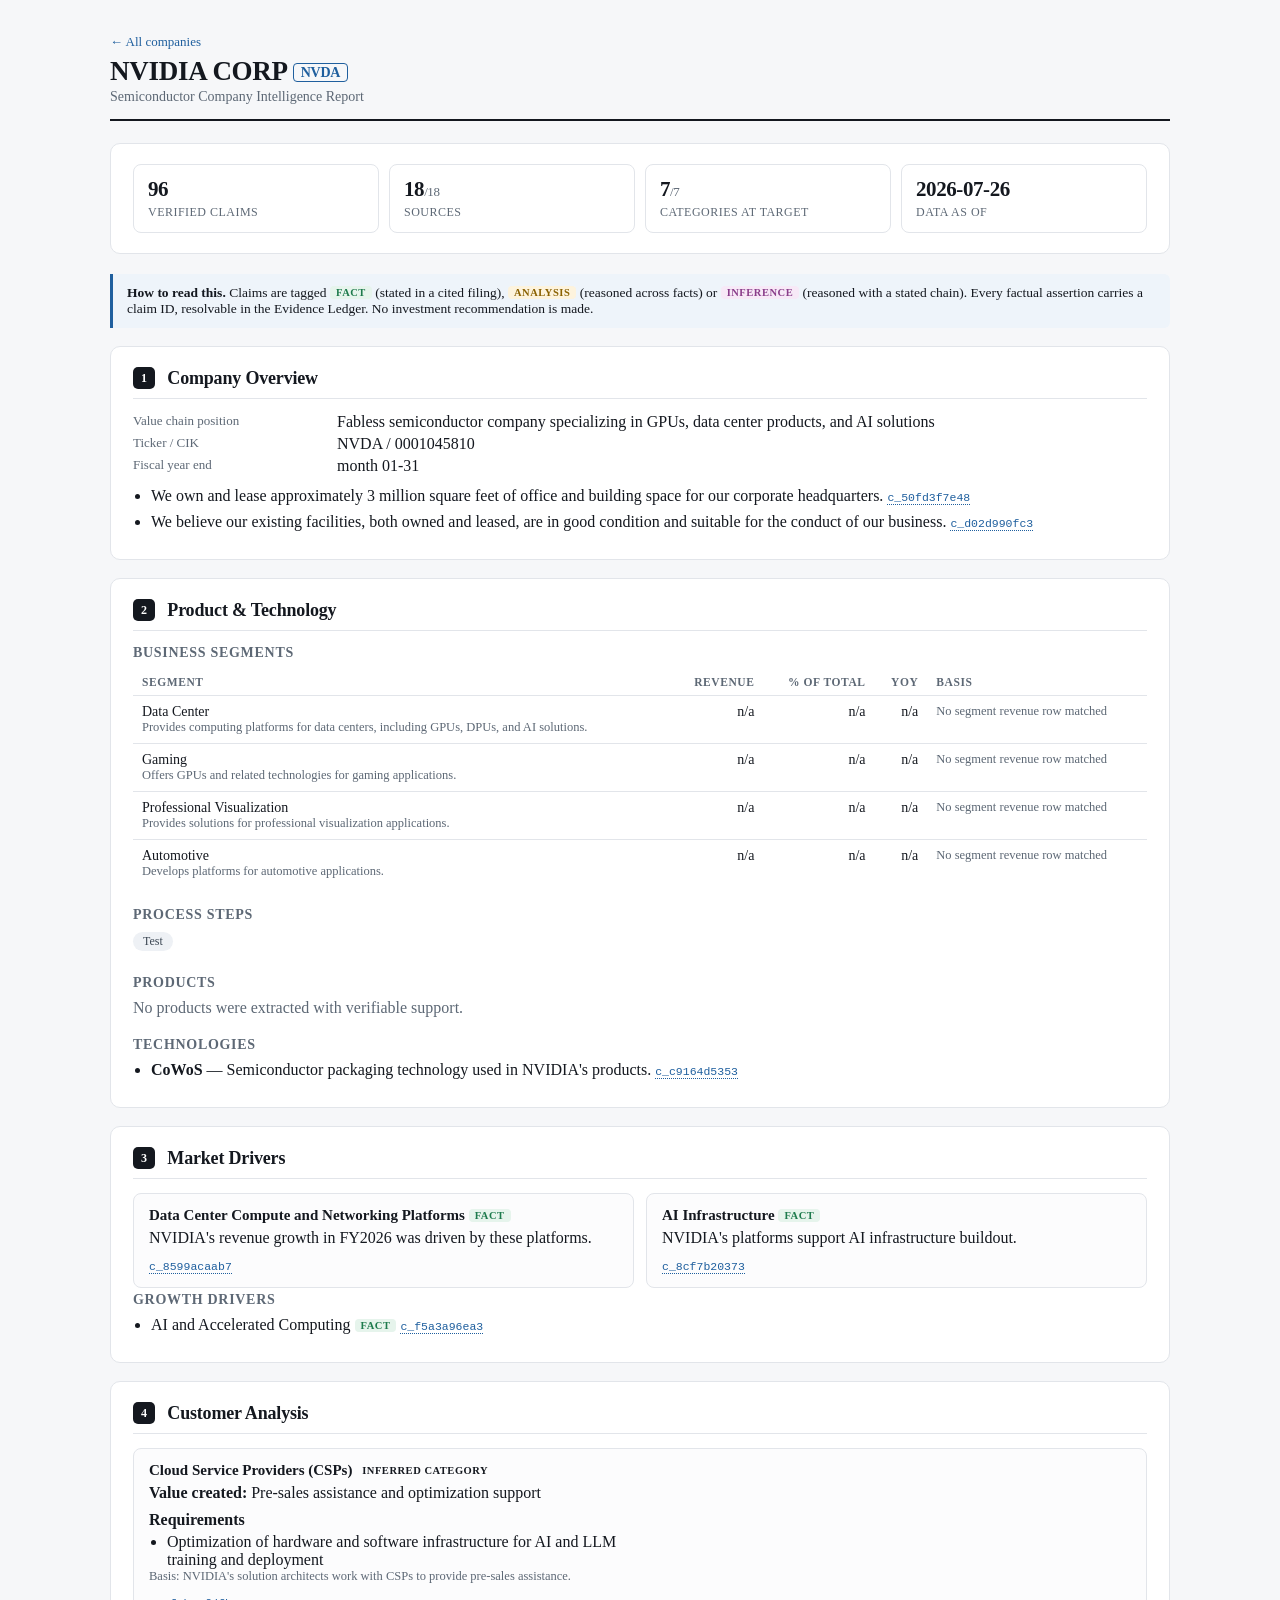
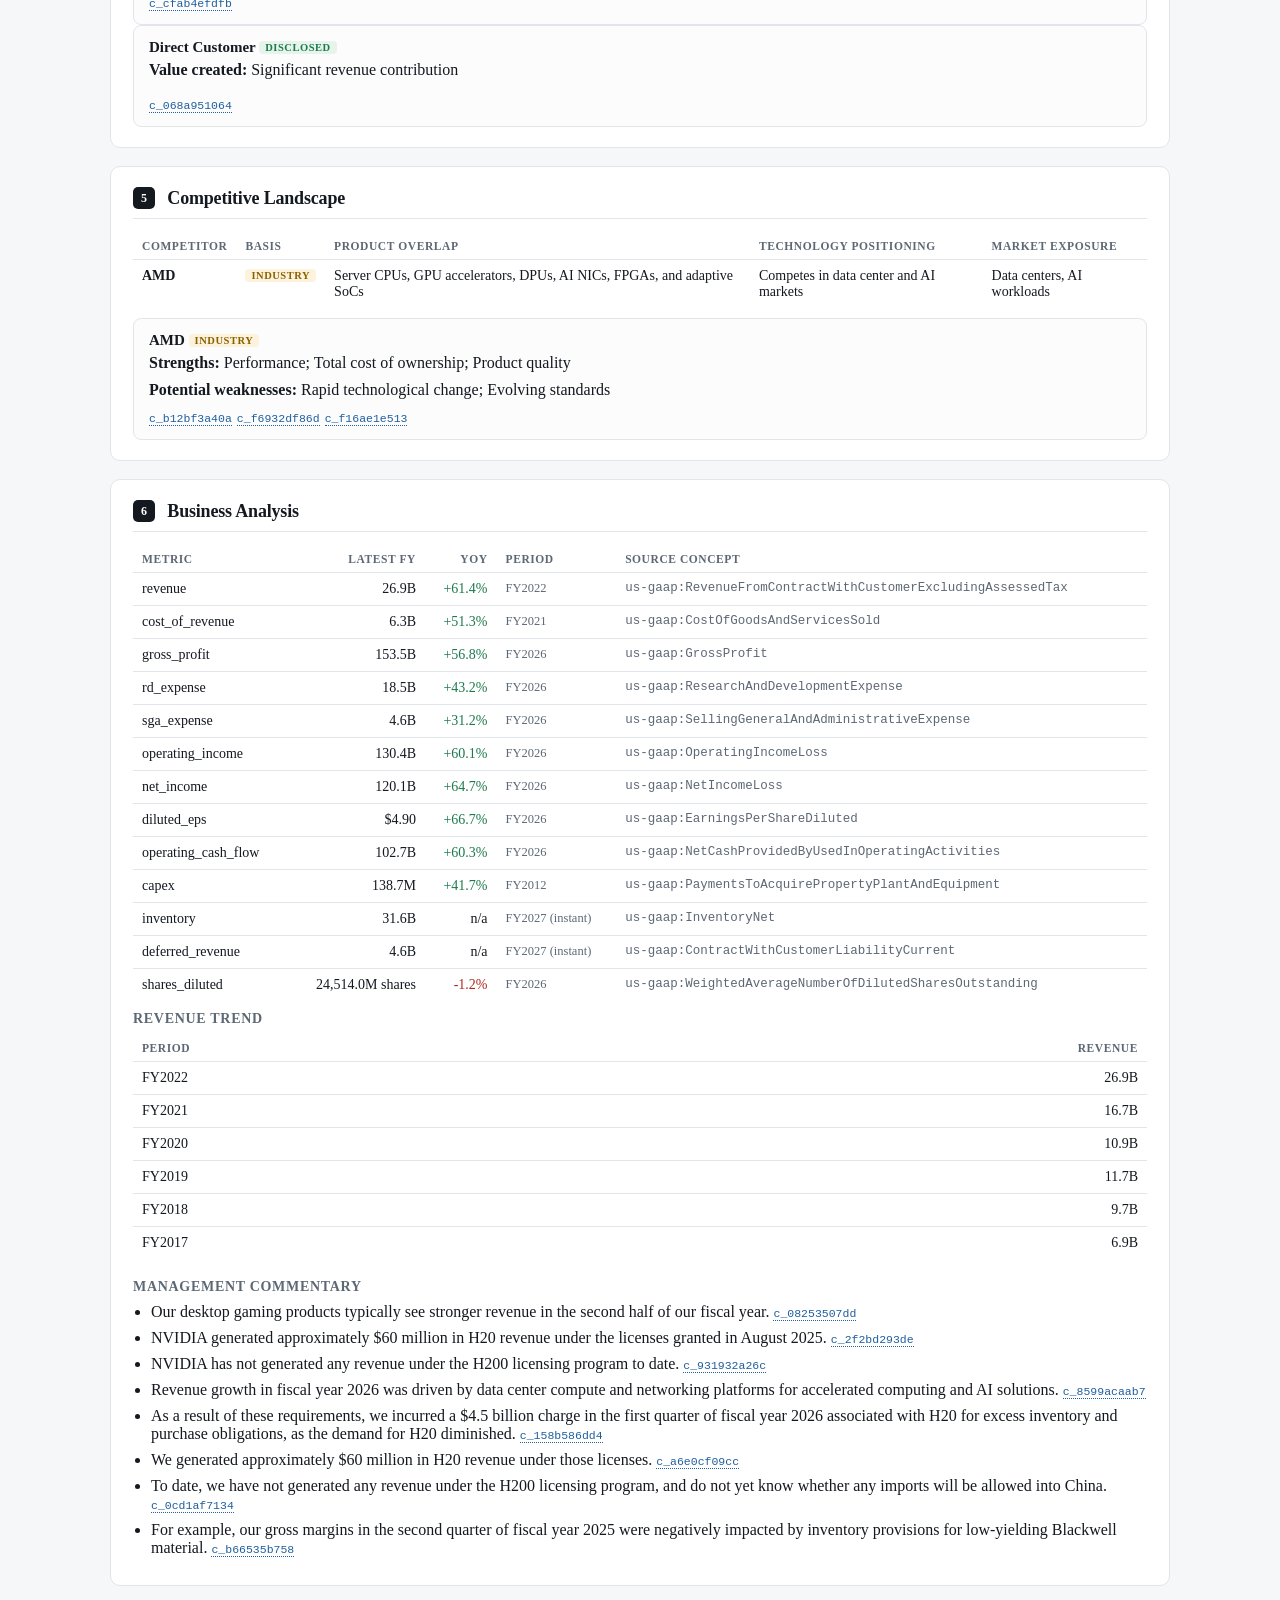
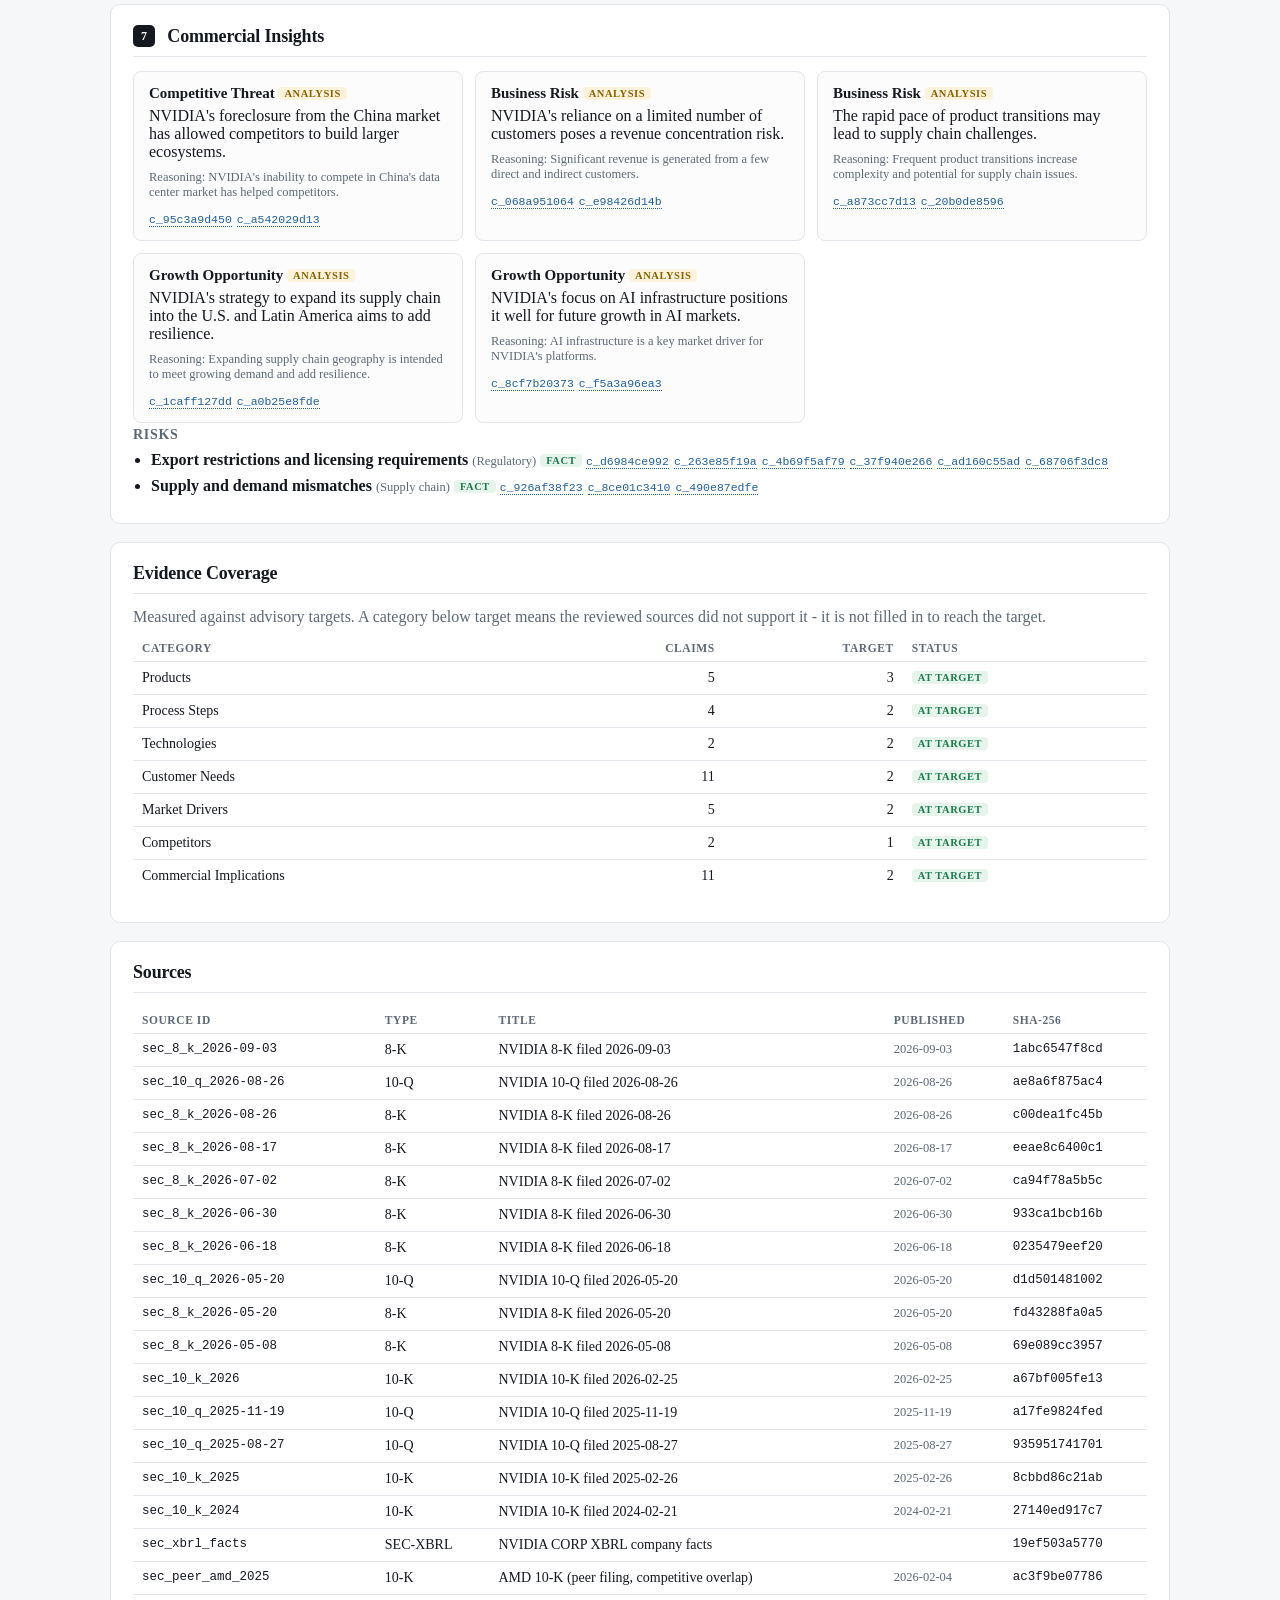
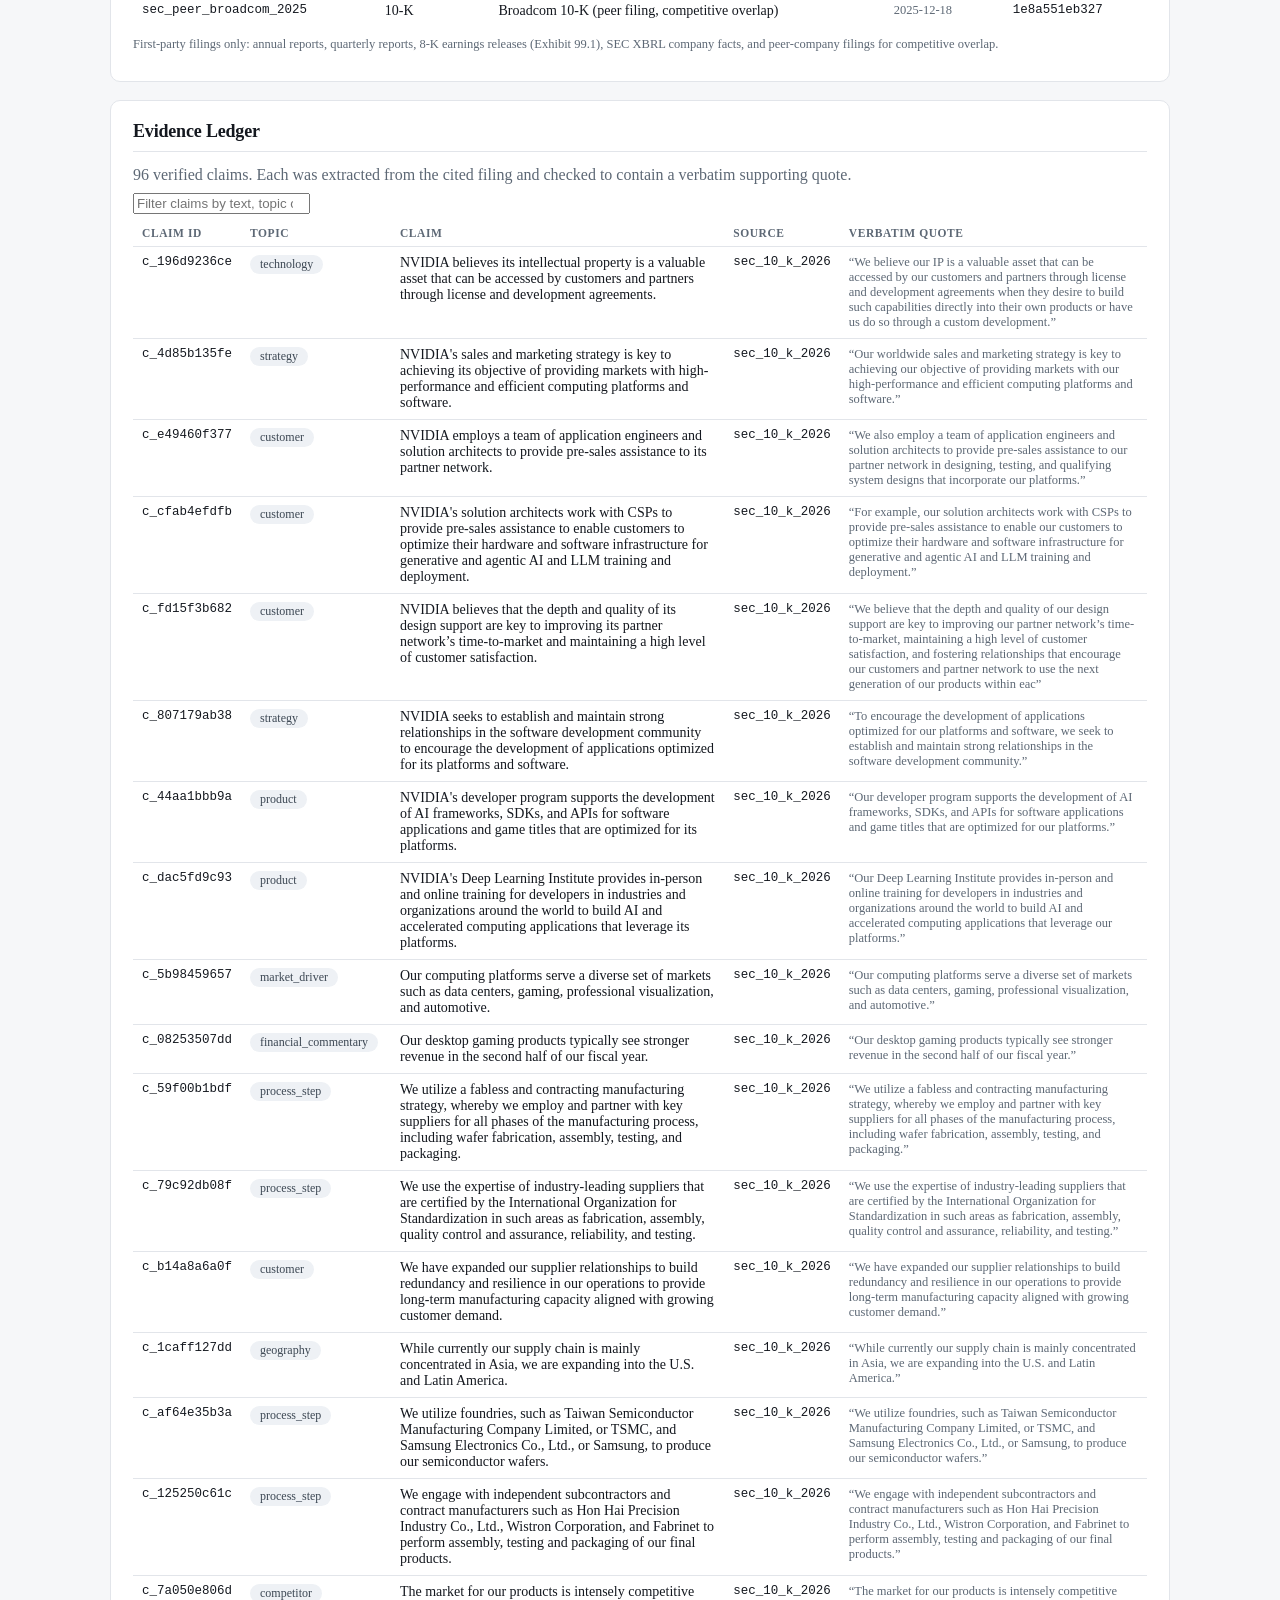
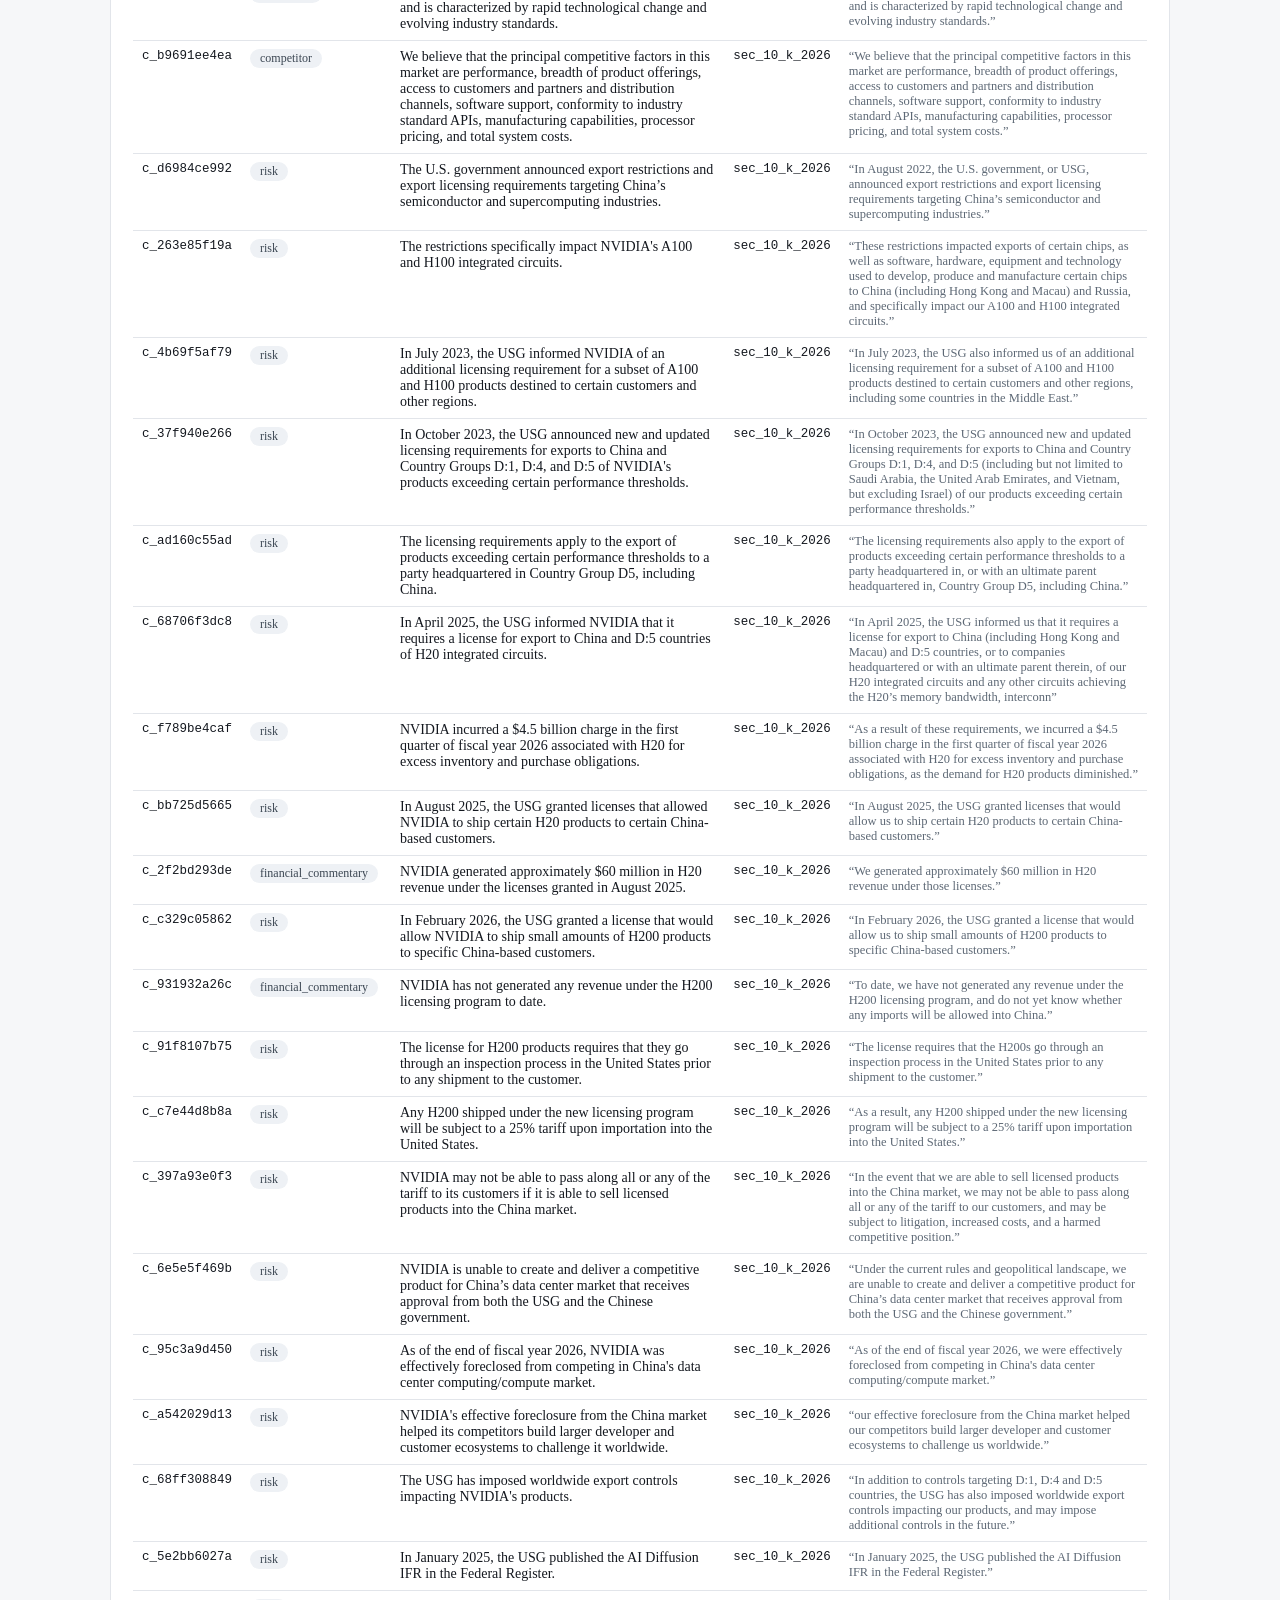
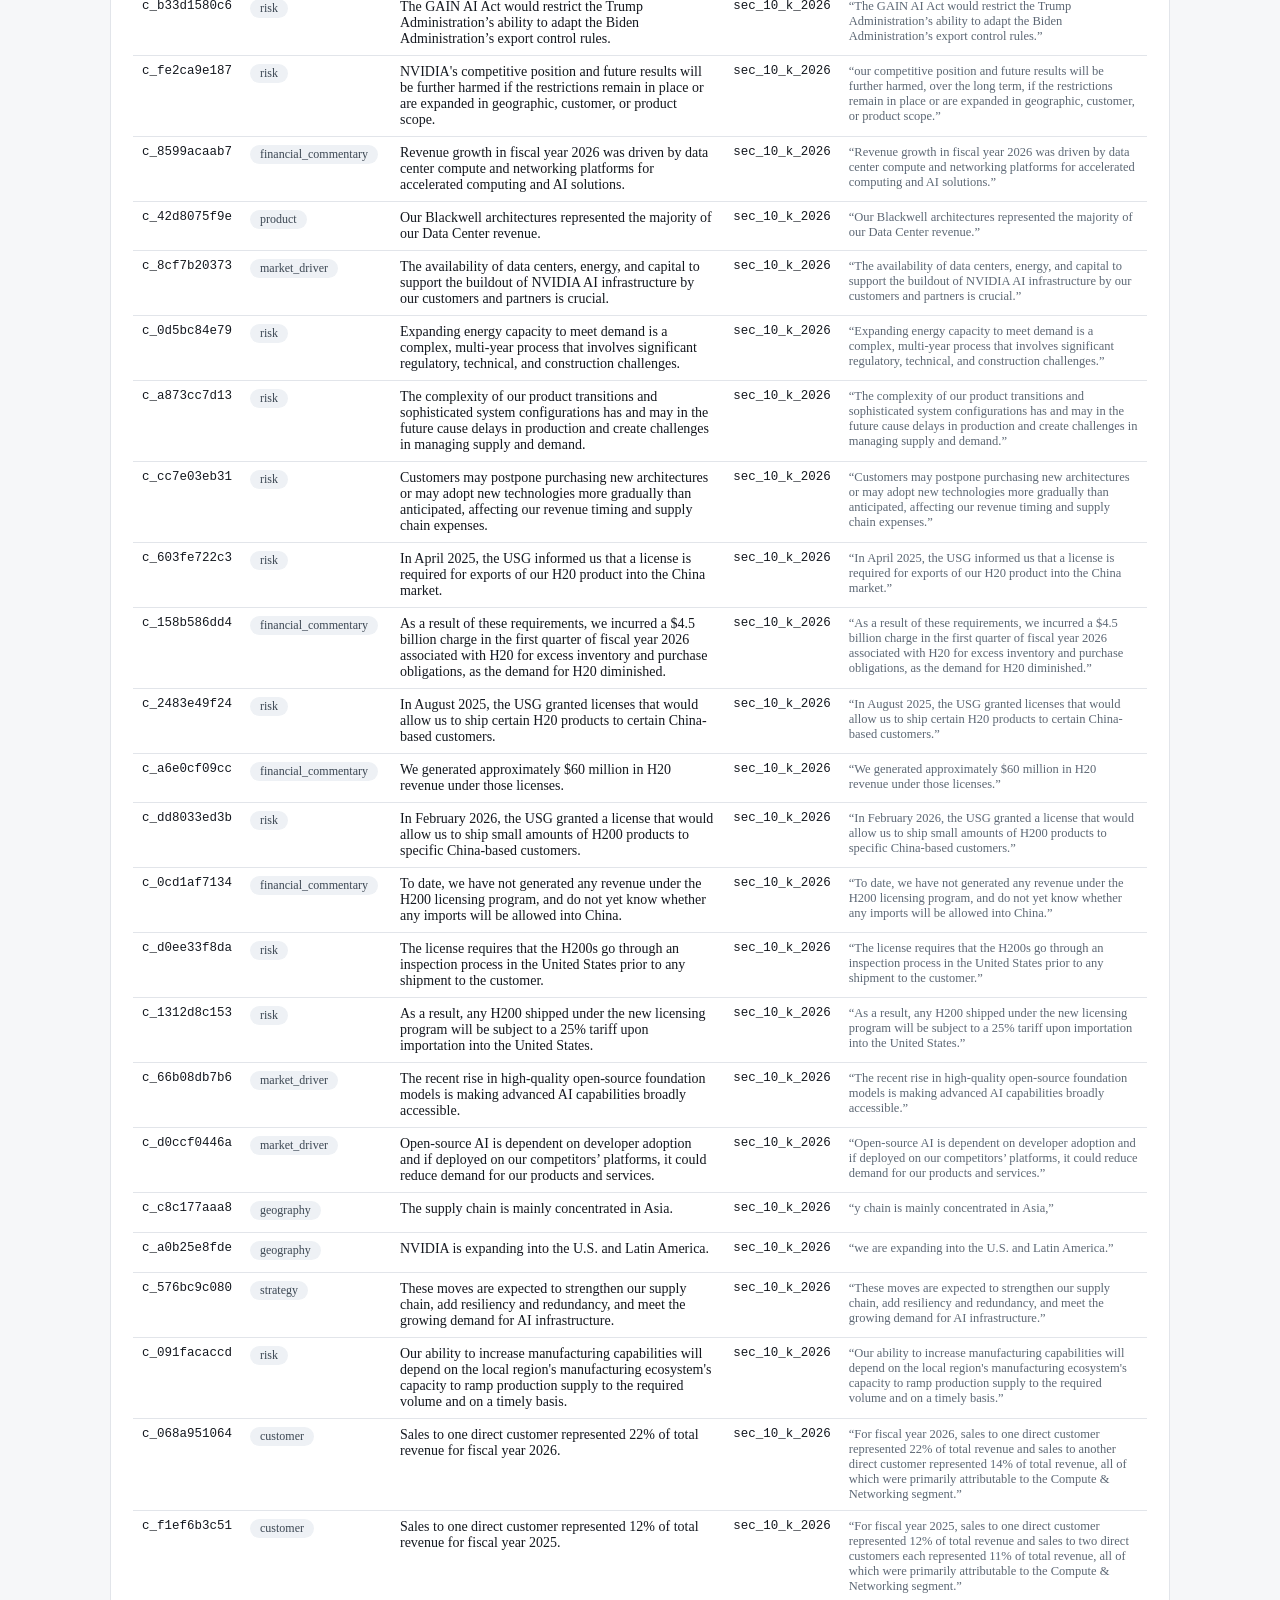
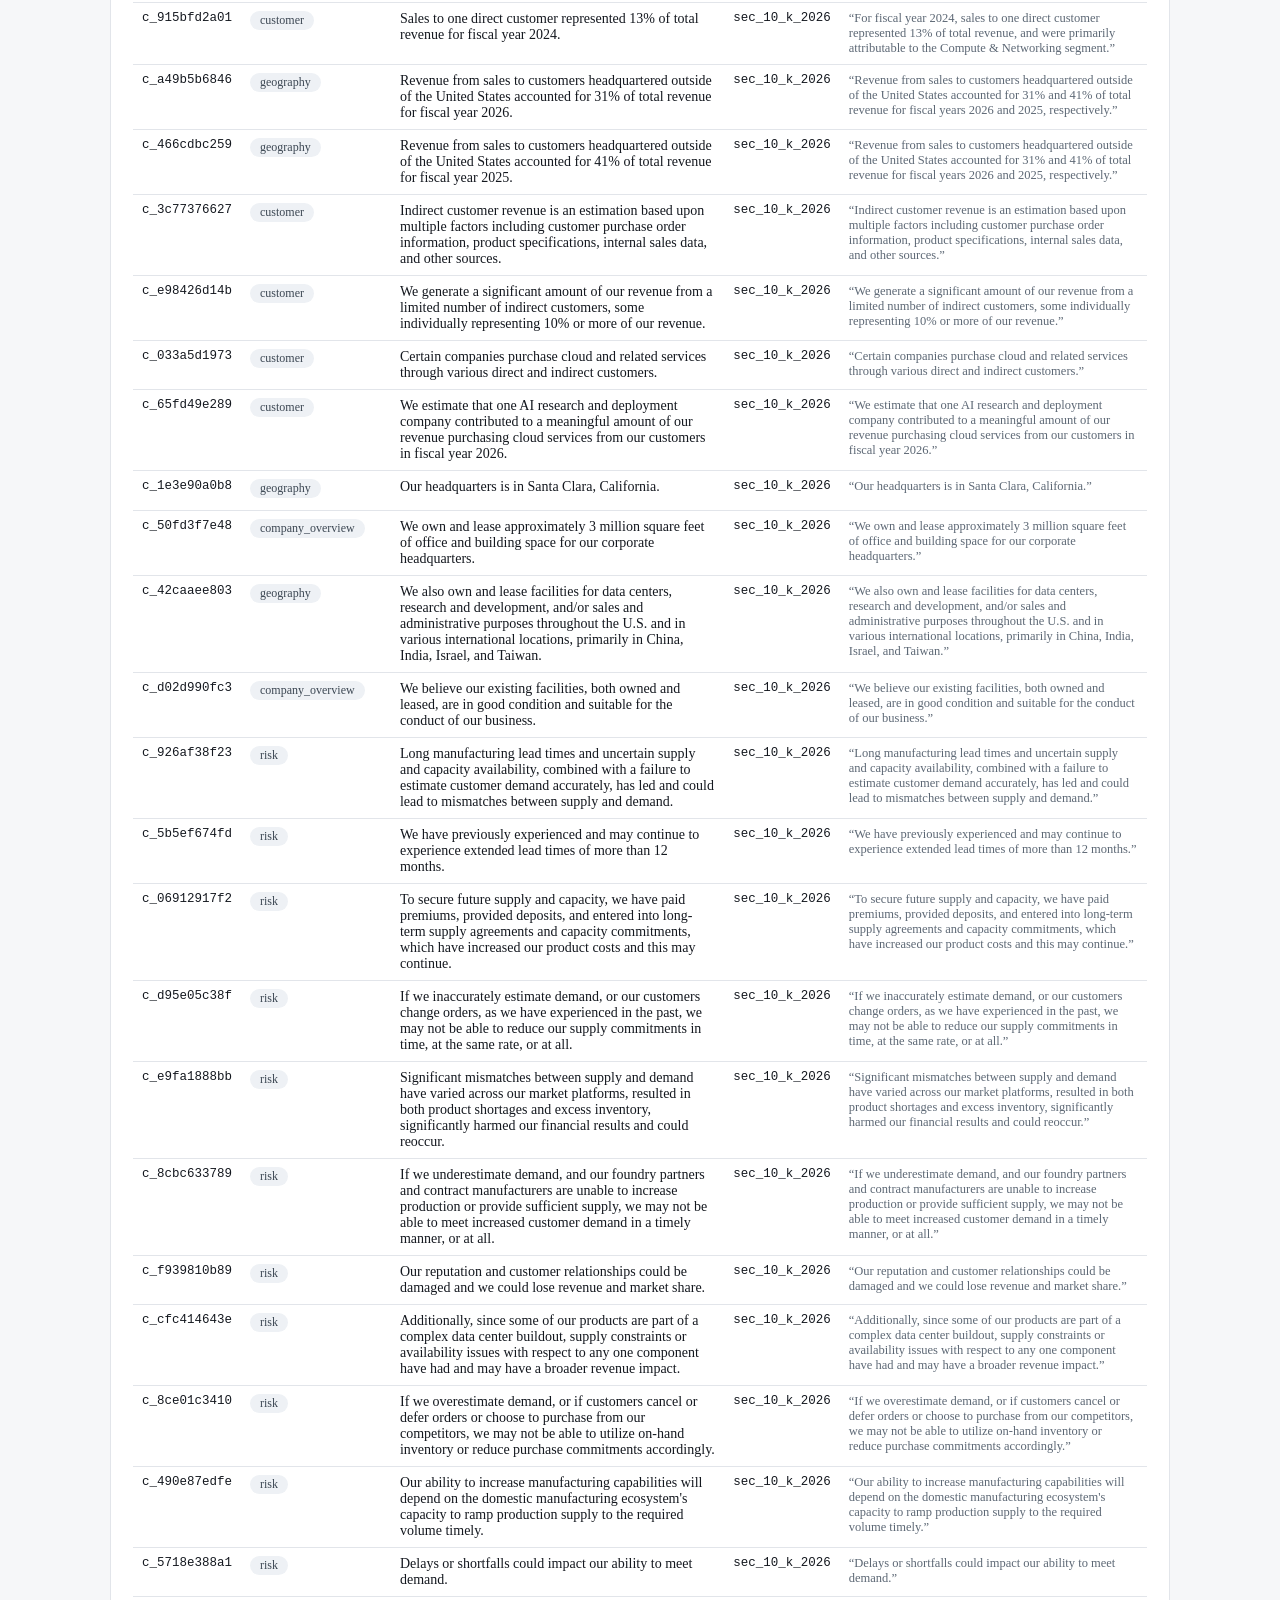
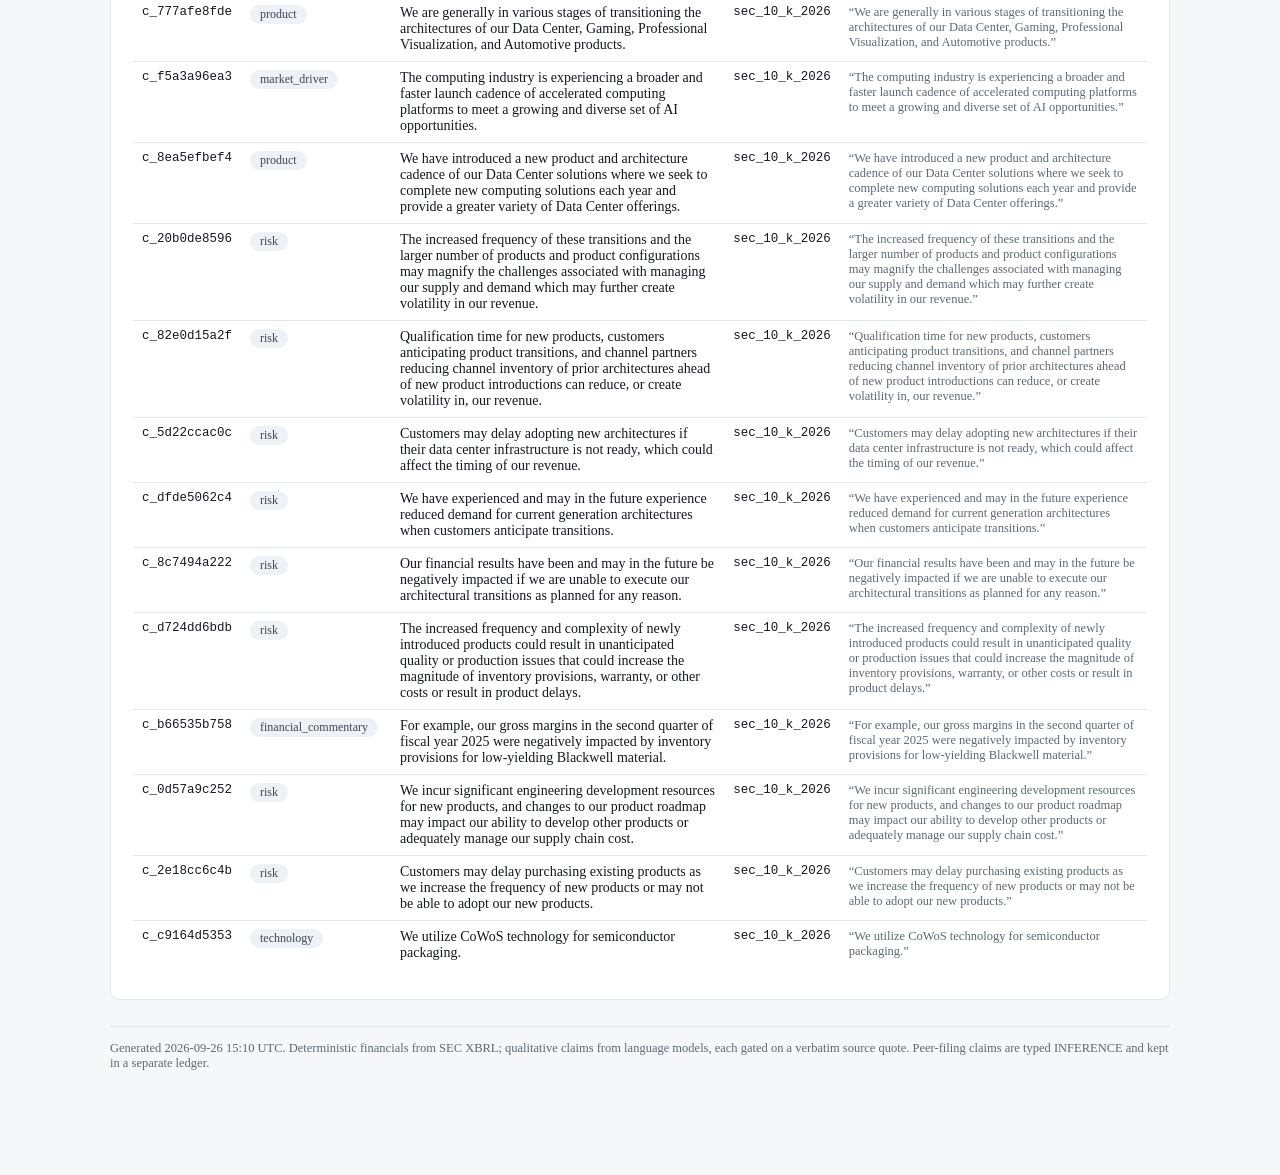
<file: site/nvda.html>
<!DOCTYPE html>
<html lang="en">
<head>
<meta charset="utf-8">
<meta name="viewport" content="width=device-width, initial-scale=1">
<title>NVIDIA CORP (NVDA) — Semiconductor Intelligence Report</title>
<style>
/* Shared stylesheet for the static report site.
   Inlined into every page so each HTML file is standalone and can be sent as-is.
   System fonts only - no network request, works offline. */

:root {
  --bg: #f6f7f9;
  --panel: #ffffff;
  --ink: #14181f;
  --muted: #5d6875;
  --line: #e2e5ea;
  --accent: #1f5f9e;
  --fact: #1d7a4c;
  --analysis: #8a6100;
  --inference: #8a3d8a;
  --neg: #b3261e;
  --pos: #1d7a4c;
}

* { box-sizing: border-box; }

body {
  margin: 0;
  background: var(--bg);
  color: var(--ink);
  font: 15px/1.6 -apple-system, BlinkMacSystemFont, &#34;Segoe UI&#34;, Roboto,
        &#34;Helvetica Neue&#34;, Arial, sans-serif;
  -webkit-font-smoothing: antialiased;
}

.wrap { max-width: 1100px; margin: 0 auto; padding: 32px 20px 80px; }

/* ---------- masthead ---------- */
.masthead { border-bottom: 2px solid var(--ink); padding-bottom: 14px; margin-bottom: 22px; }
.masthead h1 { margin: 6px 0 2px; font-size: 27px; letter-spacing: -0.01em; }
.masthead .sub { margin: 0; color: var(--muted); font-size: 14px; }
.masthead .ticker {
  font-size: 14px; font-weight: 600; color: var(--accent);
  border: 1px solid var(--accent); border-radius: 4px;
  padding: 1px 7px; vertical-align: 3px;
}
a.back { color: var(--accent); text-decoration: none; font-size: 13px; }
a.back:hover { text-decoration: underline; }

/* ---------- stat bar ---------- */
.bar {
  display: flex; flex-wrap: wrap; gap: 10px; margin: 0 0 20px;
}
.stat {
  flex: 1 1 150px; background: var(--panel); border: 1px solid var(--line);
  border-radius: 8px; padding: 12px 14px;
}
.stat b { display: block; font-size: 21px; letter-spacing: -0.02em; }
.stat b small { font-size: 13px; color: var(--muted); font-weight: 500; }
.stat span { color: var(--muted); font-size: 12px; text-transform: uppercase; letter-spacing: 0.04em; }

/* ---------- sections ---------- */
section {
  background: var(--panel); border: 1px solid var(--line); border-radius: 10px;
  padding: 20px 22px; margin-bottom: 18px;
}
h2 {
  font-size: 18px; margin: 0 0 14px; padding-bottom: 9px;
  border-bottom: 1px solid var(--line); letter-spacing: -0.01em;
}
h2 .n {
  display: inline-block; min-width: 22px; height: 22px; line-height: 22px;
  margin-right: 8px; text-align: center; font-size: 12px;
  background: var(--ink); color: #fff; border-radius: 5px; vertical-align: 2px;
}
h3 { font-size: 14px; margin: 20px 0 8px; text-transform: uppercase;
     letter-spacing: 0.05em; color: var(--muted); }
h3:first-of-type { margin-top: 4px; }
h4 { margin: 0 0 5px; font-size: 15px; }

p { margin: 0 0 9px; }
.muted { color: var(--muted); }
.small { font-size: 12.5px; }
.mono { font-family: ui-monospace, SFMono-Regular, Menlo, Consolas, monospace; }
.num { text-align: right; font-variant-numeric: tabular-nums; }
.pos { color: var(--pos); }
.neg { color: var(--neg); }

/* ---------- tables ---------- */
table { width: 100%; border-collapse: collapse; margin: 6px 0 10px; font-size: 14px; }
th {
  text-align: left; font-size: 11.5px; text-transform: uppercase;
  letter-spacing: 0.05em; color: var(--muted); font-weight: 600;
  border-bottom: 1px solid var(--line); padding: 7px 9px;
}
td { padding: 8px 9px; border-bottom: 1px solid var(--line); vertical-align: top; }
tr:last-child td { border-bottom: none; }
tr.sub td { background: #fafbfc; font-style: italic; }
tbody tr:target { background: #fff6d9; }

/* ---------- cards / lists ---------- */
.grid { display: grid; grid-template-columns: repeat(auto-fit, minmax(260px, 1fr)); gap: 12px; }
.card {
  border: 1px solid var(--line); border-radius: 8px; padding: 13px 15px;
  background: #fcfcfd;
}
.card p:last-child { margin-bottom: 0; }
ul.claims { margin: 0; padding-left: 18px; }
ul.claims li { margin-bottom: 8px; }
.two { display: grid; grid-template-columns: 1fr 1fr; gap: 12px; }
.two ul { margin: 4px 0 0; padding-left: 18px; }

dl.kv { display: grid; grid-template-columns: 190px 1fr; gap: 4px 14px; margin: 0 0 12px; }
dl.kv dt { color: var(--muted); font-size: 13px; }
dl.kv dd { margin: 0; }

/* ---------- inline badges ---------- */
.tag {
  display: inline-block; font-size: 10.5px; font-weight: 700; letter-spacing: 0.05em;
  text-transform: uppercase; padding: 1px 6px; border-radius: 4px;
  vertical-align: 1px; white-space: nowrap;
}
.tag.fact { background: #e6f4ec; color: var(--fact); }
.tag.analysis { background: #fdf3dd; color: var(--analysis); }
.tag.inference { background: #f7e9f7; color: var(--inference); }
.tag.disclosed { background: #e6f4ec; color: var(--fact); }

.chip {
  display: inline-block; font-size: 12px; background: #eef1f5; color: #3c4753;
  border-radius: 20px; padding: 2px 10px; margin: 0 4px 4px 0;
}
.chips { margin: 6px 0; }

a.cid {
  font-family: ui-monospace, SFMono-Regular, Menlo, Consolas, monospace;
  font-size: 11.5px; color: var(--accent); text-decoration: none;
  border-bottom: 1px dotted var(--accent);
}
a.cid:hover { background: #eaf2fa; }
.srcs { margin: 7px 0 0; }
.srcs a.cid { margin-right: 5px; }

/* ---------- callouts ---------- */
.callout {
  background: #eef4fa; border-left: 3px solid var(--accent);
  padding: 11px 14px; border-radius: 0 6px 6px 0; margin: 0 0 18px; font-size: 13.5px;
}
.callout.warn { background: #fdf6e6; border-left-color: #c8901c; }

/* ---------- ledger filter ---------- */
input[type=&#34;search&#34;] {
  width: 100%; padding: 8px 11px; font-size: 14px; margin: 4px 0 10px;
  border: 1px solid var(--line); border-radius: 7px; background: #fff;
  font-family: inherit;
}
input[type=&#34;search&#34;]:focus { outline: 2px solid #b9d4ec; border-color: var(--accent); }

footer { margin-top: 26px; padding-top: 14px; border-top: 1px solid var(--line); }

@media (max-width: 620px) {
  .two { grid-template-columns: 1fr; }
  dl.kv { grid-template-columns: 1fr; }
  dl.kv dt { margin-top: 6px; }
}

/* Stale-data banner: an issuer whose newest SEC filing is years old must be
   impossible to mistake for current intelligence. */
.callout.stale {
  background: #fdecea;
  border-left-color: var(--neg);
  border-left-width: 4px;
}

</style>
</head>
<body>
<div class="wrap">

<header class="masthead">
  <a class="back" href="index.html">&larr; All companies</a>
  <h1>NVIDIA CORP <span class="ticker">NVDA</span></h1>
  <p class="sub">Semiconductor Company Intelligence Report</p>
</header>



<section class="bar">
  <div class="stat"><b>96</b><span>verified claims</span></div>
  <div class="stat"><b>18<small>/18</small></b><span>sources</span></div>
  <div class="stat"><b>7<small>/7</small></b><span>categories at target</span></div>
  <div class="stat"><b>2026-07-26</b><span>data as of</span></div>
</section>

<div class="callout">
  <strong>How to read this.</strong> Claims are tagged
  <span class="tag fact">FACT</span> (stated in a cited filing),
  <span class="tag analysis">ANALYSIS</span> (reasoned across facts) or
  <span class="tag inference">INFERENCE</span> (reasoned with a stated chain).
  Every factual assertion carries a claim ID, resolvable in the Evidence Ledger.
  No investment recommendation is made.
</div>

<section>
<h2><span class="n">1</span> Company Overview</h2>
<dl class="kv">
  <dt>Value chain position</dt><dd>Fabless semiconductor company specializing in GPUs, data center products, and AI solutions</dd>
  <dt>Ticker / CIK</dt><dd>NVDA / 0001045810</dd>
  <dt>Fiscal year end</dt><dd>month 01-31</dd>
</dl>
<ul class="claims">
  <li>We own and lease approximately 3 million square feet of office and building space for our corporate headquarters. <a class="cid" href="#c_50fd3f7e48">c_50fd3f7e48</a></li>
  <li>We believe our existing facilities, both owned and leased, are in good condition and suitable for the conduct of our business. <a class="cid" href="#c_d02d990fc3">c_d02d990fc3</a></li>
</ul>
</section>


<section>
<h2><span class="n">2</span> Product &amp; Technology</h2>

<h3>Business segments</h3>
<table>
  <thead><tr><th>Segment</th><th class="num">Revenue</th><th class="num">% of total</th><th class="num">YoY</th><th>Basis</th></tr></thead>
  <tbody>
    <tr>
      <td>Data Center<div class="muted small">Provides computing platforms for data centers, including GPUs, DPUs, and AI solutions.</div></td>
      <td class="num">n/a</td>
      <td class="num">n/a</td>
      <td class="num ">n/a</td>
      <td class="muted small">No segment revenue row matched</td>
    </tr>
    <tr>
      <td>Gaming<div class="muted small">Offers GPUs and related technologies for gaming applications.</div></td>
      <td class="num">n/a</td>
      <td class="num">n/a</td>
      <td class="num ">n/a</td>
      <td class="muted small">No segment revenue row matched</td>
    </tr>
    <tr>
      <td>Professional Visualization<div class="muted small">Provides solutions for professional visualization applications.</div></td>
      <td class="num">n/a</td>
      <td class="num">n/a</td>
      <td class="num ">n/a</td>
      <td class="muted small">No segment revenue row matched</td>
    </tr>
    <tr>
      <td>Automotive<div class="muted small">Develops platforms for automotive applications.</div></td>
      <td class="num">n/a</td>
      <td class="num">n/a</td>
      <td class="num ">n/a</td>
      <td class="muted small">No segment revenue row matched</td>
    </tr>
  </tbody>
</table>

<h3>Process steps</h3>
<p class="chips"><span class="chip">Test</span></p>

<h3>Products</h3>
<p class="muted">No products were extracted with verifiable support.</p>
<h3>Technologies</h3>
<ul class="claims">
  <li><b>CoWoS</b> — Semiconductor packaging technology used in NVIDIA&#39;s products.    <span class="srcs"><a class="cid" href="#c_c9164d5353">c_c9164d5353</a></span>
  </li>
</ul>
</section>

<section>
<h2><span class="n">3</span> Market Drivers</h2>
<div class="grid">
  <div class="card">
    <h4>Data Center Compute and Networking Platforms <span class="tag fact">FACT</span></h4>
    <p>NVIDIA&#39;s revenue growth in FY2026 was driven by these platforms.</p>
    <p class="srcs"><a class="cid" href="#c_8599acaab7">c_8599acaab7</a></p>
  </div>
  <div class="card">
    <h4>AI Infrastructure <span class="tag fact">FACT</span></h4>
    <p>NVIDIA&#39;s platforms support AI infrastructure buildout.</p>
    <p class="srcs"><a class="cid" href="#c_8cf7b20373">c_8cf7b20373</a></p>
  </div>
</div>

<h3>Growth drivers</h3>
<ul class="claims">
  <li>AI and Accelerated Computing <span class="tag fact">FACT</span>
    <span class="srcs"><a class="cid" href="#c_f5a3a96ea3">c_f5a3a96ea3</a></span></li>
</ul>
</section>

<section>
<h2><span class="n">4</span> Customer Analysis</h2>
<div class="card">
  <h4>Cloud Service Providers (CSPs)
<span class="tag inferred">inferred category</span>  </h4>
<p><b>Value created:</b> Pre-sales assistance and optimization support</p>  <div class="two">
<div><b>Requirements</b><ul><li>Optimization of hardware and software infrastructure for AI and LLM training and deployment</li></ul></div>  </div>
<p class="muted small">Basis: NVIDIA&#39;s solution architects work with CSPs to provide pre-sales assistance.</p>  <p class="srcs"><a class="cid" href="#c_cfab4efdfb">c_cfab4efdfb</a></p>
</div>
<div class="card">
  <h4>Direct Customer
<span class="tag disclosed">disclosed</span>
  </h4>
<p><b>Value created:</b> Significant revenue contribution</p>  <div class="two">
  </div>
  <p class="srcs"><a class="cid" href="#c_068a951064">c_068a951064</a></p>
</div>
</section>

<section>
<h2><span class="n">5</span> Competitive Landscape</h2>
<table>
  <thead><tr><th>Competitor</th><th>Basis</th><th>Product overlap</th><th>Technology positioning</th><th>Market exposure</th></tr></thead>
  <tbody>
    <tr>
      <td><b>AMD</b></td>
      <td><span class="tag analysis">industry</span></td>
      <td>Server CPUs, GPU accelerators, DPUs, AI NICs, FPGAs, and adaptive SoCs</td>
      <td>Competes in data center and AI markets</td>
      <td>Data centers, AI workloads</td>
    </tr>
  </tbody>
</table>
<div class="grid">
  <div class="card">
    <h4>AMD <span class="tag analysis">industry</span></h4>
<p><b>Strengths:</b> Performance; Total cost of ownership; Product quality</p><p><b>Potential weaknesses:</b> Rapid technological change; Evolving standards</p>    <p class="srcs"><a class="cid" href="#c_b12bf3a40a">c_b12bf3a40a</a><a class="cid" href="#c_f6932df86d">c_f6932df86d</a><a class="cid" href="#c_f16ae1e513">c_f16ae1e513</a></p>
  </div>
</div>
</section>

<section>
<h2><span class="n">6</span> Business Analysis</h2>
<table>
  <thead><tr><th>Metric</th><th class="num">Latest FY</th><th class="num">YoY</th><th>Period</th><th>Source concept</th></tr></thead>
  <tbody>
    <tr>
      <td>revenue</td>
      <td class="num">26.9B</td>
      <td class="num pos">+61.4%</td>
      <td class="muted small">FY2022</td>
      <td class="muted small mono">us-gaap:RevenueFromContractWithCustomerExcludingAssessedTax</td>
    </tr>
    <tr>
      <td>cost_of_revenue</td>
      <td class="num">6.3B</td>
      <td class="num pos">+51.3%</td>
      <td class="muted small">FY2021</td>
      <td class="muted small mono">us-gaap:CostOfGoodsAndServicesSold</td>
    </tr>
    <tr>
      <td>gross_profit</td>
      <td class="num">153.5B</td>
      <td class="num pos">+56.8%</td>
      <td class="muted small">FY2026</td>
      <td class="muted small mono">us-gaap:GrossProfit</td>
    </tr>
    <tr>
      <td>rd_expense</td>
      <td class="num">18.5B</td>
      <td class="num pos">+43.2%</td>
      <td class="muted small">FY2026</td>
      <td class="muted small mono">us-gaap:ResearchAndDevelopmentExpense</td>
    </tr>
    <tr>
      <td>sga_expense</td>
      <td class="num">4.6B</td>
      <td class="num pos">+31.2%</td>
      <td class="muted small">FY2026</td>
      <td class="muted small mono">us-gaap:SellingGeneralAndAdministrativeExpense</td>
    </tr>
    <tr>
      <td>operating_income</td>
      <td class="num">130.4B</td>
      <td class="num pos">+60.1%</td>
      <td class="muted small">FY2026</td>
      <td class="muted small mono">us-gaap:OperatingIncomeLoss</td>
    </tr>
    <tr>
      <td>net_income</td>
      <td class="num">120.1B</td>
      <td class="num pos">+64.7%</td>
      <td class="muted small">FY2026</td>
      <td class="muted small mono">us-gaap:NetIncomeLoss</td>
    </tr>
    <tr>
      <td>diluted_eps</td>
      <td class="num">$4.90</td>
      <td class="num pos">+66.7%</td>
      <td class="muted small">FY2026</td>
      <td class="muted small mono">us-gaap:EarningsPerShareDiluted</td>
    </tr>
    <tr>
      <td>operating_cash_flow</td>
      <td class="num">102.7B</td>
      <td class="num pos">+60.3%</td>
      <td class="muted small">FY2026</td>
      <td class="muted small mono">us-gaap:NetCashProvidedByUsedInOperatingActivities</td>
    </tr>
    <tr>
      <td>capex</td>
      <td class="num">138.7M</td>
      <td class="num pos">+41.7%</td>
      <td class="muted small">FY2012</td>
      <td class="muted small mono">us-gaap:PaymentsToAcquirePropertyPlantAndEquipment</td>
    </tr>
    <tr>
      <td>inventory</td>
      <td class="num">31.6B</td>
      <td class="num ">n/a</td>
      <td class="muted small">FY2027 (instant)</td>
      <td class="muted small mono">us-gaap:InventoryNet</td>
    </tr>
    <tr>
      <td>deferred_revenue</td>
      <td class="num">4.6B</td>
      <td class="num ">n/a</td>
      <td class="muted small">FY2027 (instant)</td>
      <td class="muted small mono">us-gaap:ContractWithCustomerLiabilityCurrent</td>
    </tr>
    <tr>
      <td>shares_diluted</td>
      <td class="num">24,514.0M shares</td>
      <td class="num neg">-1.2%</td>
      <td class="muted small">FY2026</td>
      <td class="muted small mono">us-gaap:WeightedAverageNumberOfDilutedSharesOutstanding</td>
    </tr>
  </tbody>
</table>

<h3>Revenue trend</h3>
<table>
  <thead><tr><th>Period</th><th class="num">Revenue</th></tr></thead>
  <tbody>
    <tr><td>FY2022</td><td class="num">26.9B</td></tr>
    <tr><td>FY2021</td><td class="num">16.7B</td></tr>
    <tr><td>FY2020</td><td class="num">10.9B</td></tr>
    <tr><td>FY2019</td><td class="num">11.7B</td></tr>
    <tr><td>FY2018</td><td class="num">9.7B</td></tr>
    <tr><td>FY2017</td><td class="num">6.9B</td></tr>
  </tbody>
</table>

<h3>Management commentary</h3>
<ul class="claims">
<li>Our desktop gaming products typically see stronger revenue in the second half of our fiscal year. <a class="cid" href="#c_08253507dd">c_08253507dd</a></li><li>NVIDIA generated approximately $60 million in H20 revenue under the licenses granted in August 2025. <a class="cid" href="#c_2f2bd293de">c_2f2bd293de</a></li><li>NVIDIA has not generated any revenue under the H200 licensing program to date. <a class="cid" href="#c_931932a26c">c_931932a26c</a></li><li>Revenue growth in fiscal year 2026 was driven by data center compute and networking platforms for accelerated computing and AI solutions. <a class="cid" href="#c_8599acaab7">c_8599acaab7</a></li><li>As a result of these requirements, we incurred a $4.5 billion charge in the first quarter of fiscal year 2026 associated with H20 for excess inventory and purchase obligations, as the demand for H20 diminished. <a class="cid" href="#c_158b586dd4">c_158b586dd4</a></li><li>We generated approximately $60 million in H20 revenue under those licenses. <a class="cid" href="#c_a6e0cf09cc">c_a6e0cf09cc</a></li><li>To date, we have not generated any revenue under the H200 licensing program, and do not yet know whether any imports will be allowed into China. <a class="cid" href="#c_0cd1af7134">c_0cd1af7134</a></li><li>For example, our gross margins in the second quarter of fiscal year 2025 were negatively impacted by inventory provisions for low-yielding Blackwell material. <a class="cid" href="#c_b66535b758">c_b66535b758</a></li></ul>
</section>

<section>
<h2><span class="n">7</span> Commercial Insights</h2>
<div class="grid">
  <div class="card">
    <h4>Competitive Threat <span class="tag analysis">ANALYSIS</span></h4>
    <p>NVIDIA&#39;s foreclosure from the China market has allowed competitors to build larger ecosystems.</p>
<p class="muted small">Reasoning: NVIDIA&#39;s inability to compete in China&#39;s data center market has helped competitors.</p>    <p class="srcs"><a class="cid" href="#c_95c3a9d450">c_95c3a9d450</a><a class="cid" href="#c_a542029d13">c_a542029d13</a></p>
  </div>
  <div class="card">
    <h4>Business Risk <span class="tag analysis">ANALYSIS</span></h4>
    <p>NVIDIA&#39;s reliance on a limited number of customers poses a revenue concentration risk.</p>
<p class="muted small">Reasoning: Significant revenue is generated from a few direct and indirect customers.</p>    <p class="srcs"><a class="cid" href="#c_068a951064">c_068a951064</a><a class="cid" href="#c_e98426d14b">c_e98426d14b</a></p>
  </div>
  <div class="card">
    <h4>Business Risk <span class="tag analysis">ANALYSIS</span></h4>
    <p>The rapid pace of product transitions may lead to supply chain challenges.</p>
<p class="muted small">Reasoning: Frequent product transitions increase complexity and potential for supply chain issues.</p>    <p class="srcs"><a class="cid" href="#c_a873cc7d13">c_a873cc7d13</a><a class="cid" href="#c_20b0de8596">c_20b0de8596</a></p>
  </div>
  <div class="card">
    <h4>Growth Opportunity <span class="tag analysis">ANALYSIS</span></h4>
    <p>NVIDIA&#39;s strategy to expand its supply chain into the U.S. and Latin America aims to add resilience.</p>
<p class="muted small">Reasoning: Expanding supply chain geography is intended to meet growing demand and add resilience.</p>    <p class="srcs"><a class="cid" href="#c_1caff127dd">c_1caff127dd</a><a class="cid" href="#c_a0b25e8fde">c_a0b25e8fde</a></p>
  </div>
  <div class="card">
    <h4>Growth Opportunity <span class="tag analysis">ANALYSIS</span></h4>
    <p>NVIDIA&#39;s focus on AI infrastructure positions it well for future growth in AI markets.</p>
<p class="muted small">Reasoning: AI infrastructure is a key market driver for NVIDIA&#39;s platforms.</p>    <p class="srcs"><a class="cid" href="#c_8cf7b20373">c_8cf7b20373</a><a class="cid" href="#c_f5a3a96ea3">c_f5a3a96ea3</a></p>
  </div>
</div>

<h3>Risks</h3>
<ul class="claims">
  <li><b>Export restrictions and licensing requirements</b> <span class="muted small">(Regulatory)</span>    <span class="tag fact">FACT</span>
    <span class="srcs"><a class="cid" href="#c_d6984ce992">c_d6984ce992</a><a class="cid" href="#c_263e85f19a">c_263e85f19a</a><a class="cid" href="#c_4b69f5af79">c_4b69f5af79</a><a class="cid" href="#c_37f940e266">c_37f940e266</a><a class="cid" href="#c_ad160c55ad">c_ad160c55ad</a><a class="cid" href="#c_68706f3dc8">c_68706f3dc8</a></span>
  </li>
  <li><b>Supply and demand mismatches</b> <span class="muted small">(Supply chain)</span>    <span class="tag fact">FACT</span>
    <span class="srcs"><a class="cid" href="#c_926af38f23">c_926af38f23</a><a class="cid" href="#c_8ce01c3410">c_8ce01c3410</a><a class="cid" href="#c_490e87edfe">c_490e87edfe</a></span>
  </li>
</ul>
</section>

<section>
<h2>Evidence Coverage</h2>
<p class="muted">Measured against advisory targets. A category below target means the reviewed sources did not support it - it is not filled in to reach the target.</p>
<table>
  <thead><tr><th>Category</th><th class="num">Claims</th><th class="num">Target</th><th>Status</th></tr></thead>
  <tbody>
    <tr>
      <td>Products</td>
      <td class="num">5</td>
      <td class="num">3</td>
      <td><span class="tag fact">at target</span></td>
    </tr>
    <tr>
      <td>Process Steps</td>
      <td class="num">4</td>
      <td class="num">2</td>
      <td><span class="tag fact">at target</span></td>
    </tr>
    <tr>
      <td>Technologies</td>
      <td class="num">2</td>
      <td class="num">2</td>
      <td><span class="tag fact">at target</span></td>
    </tr>
    <tr>
      <td>Customer Needs</td>
      <td class="num">11</td>
      <td class="num">2</td>
      <td><span class="tag fact">at target</span></td>
    </tr>
    <tr>
      <td>Market Drivers</td>
      <td class="num">5</td>
      <td class="num">2</td>
      <td><span class="tag fact">at target</span></td>
    </tr>
    <tr>
      <td>Competitors</td>
      <td class="num">2</td>
      <td class="num">1</td>
      <td><span class="tag fact">at target</span></td>
    </tr>
    <tr>
      <td>Commercial Implications</td>
      <td class="num">11</td>
      <td class="num">2</td>
      <td><span class="tag fact">at target</span></td>
    </tr>
  </tbody>
</table>
</section>

<section>
<h2>Sources</h2>
<table>
  <thead><tr><th>Source ID</th><th>Type</th><th>Title</th><th>Published</th><th>SHA-256</th></tr></thead>
  <tbody>
    <tr>
      <td class="mono small">sec_8_k_2026-09-03</td>
      <td>8-K</td>
      <td>NVIDIA 8-K filed 2026-09-03</td>
      <td class="muted small">2026-09-03</td>
      <td class="mono small">1abc6547f8cd</td>
    </tr>
    <tr>
      <td class="mono small">sec_10_q_2026-08-26</td>
      <td>10-Q</td>
      <td>NVIDIA 10-Q filed 2026-08-26</td>
      <td class="muted small">2026-08-26</td>
      <td class="mono small">ae8a6f875ac4</td>
    </tr>
    <tr>
      <td class="mono small">sec_8_k_2026-08-26</td>
      <td>8-K</td>
      <td>NVIDIA 8-K filed 2026-08-26</td>
      <td class="muted small">2026-08-26</td>
      <td class="mono small">c00dea1fc45b</td>
    </tr>
    <tr>
      <td class="mono small">sec_8_k_2026-08-17</td>
      <td>8-K</td>
      <td>NVIDIA 8-K filed 2026-08-17</td>
      <td class="muted small">2026-08-17</td>
      <td class="mono small">eeae8c6400c1</td>
    </tr>
    <tr>
      <td class="mono small">sec_8_k_2026-07-02</td>
      <td>8-K</td>
      <td>NVIDIA 8-K filed 2026-07-02</td>
      <td class="muted small">2026-07-02</td>
      <td class="mono small">ca94f78a5b5c</td>
    </tr>
    <tr>
      <td class="mono small">sec_8_k_2026-06-30</td>
      <td>8-K</td>
      <td>NVIDIA 8-K filed 2026-06-30</td>
      <td class="muted small">2026-06-30</td>
      <td class="mono small">933ca1bcb16b</td>
    </tr>
    <tr>
      <td class="mono small">sec_8_k_2026-06-18</td>
      <td>8-K</td>
      <td>NVIDIA 8-K filed 2026-06-18</td>
      <td class="muted small">2026-06-18</td>
      <td class="mono small">0235479eef20</td>
    </tr>
    <tr>
      <td class="mono small">sec_10_q_2026-05-20</td>
      <td>10-Q</td>
      <td>NVIDIA 10-Q filed 2026-05-20</td>
      <td class="muted small">2026-05-20</td>
      <td class="mono small">d1d501481002</td>
    </tr>
    <tr>
      <td class="mono small">sec_8_k_2026-05-20</td>
      <td>8-K</td>
      <td>NVIDIA 8-K filed 2026-05-20</td>
      <td class="muted small">2026-05-20</td>
      <td class="mono small">fd43288fa0a5</td>
    </tr>
    <tr>
      <td class="mono small">sec_8_k_2026-05-08</td>
      <td>8-K</td>
      <td>NVIDIA 8-K filed 2026-05-08</td>
      <td class="muted small">2026-05-08</td>
      <td class="mono small">69e089cc3957</td>
    </tr>
    <tr>
      <td class="mono small">sec_10_k_2026</td>
      <td>10-K</td>
      <td>NVIDIA 10-K filed 2026-02-25</td>
      <td class="muted small">2026-02-25</td>
      <td class="mono small">a67bf005fe13</td>
    </tr>
    <tr>
      <td class="mono small">sec_10_q_2025-11-19</td>
      <td>10-Q</td>
      <td>NVIDIA 10-Q filed 2025-11-19</td>
      <td class="muted small">2025-11-19</td>
      <td class="mono small">a17fe9824fed</td>
    </tr>
    <tr>
      <td class="mono small">sec_10_q_2025-08-27</td>
      <td>10-Q</td>
      <td>NVIDIA 10-Q filed 2025-08-27</td>
      <td class="muted small">2025-08-27</td>
      <td class="mono small">935951741701</td>
    </tr>
    <tr>
      <td class="mono small">sec_10_k_2025</td>
      <td>10-K</td>
      <td>NVIDIA 10-K filed 2025-02-26</td>
      <td class="muted small">2025-02-26</td>
      <td class="mono small">8cbbd86c21ab</td>
    </tr>
    <tr>
      <td class="mono small">sec_10_k_2024</td>
      <td>10-K</td>
      <td>NVIDIA 10-K filed 2024-02-21</td>
      <td class="muted small">2024-02-21</td>
      <td class="mono small">27140ed917c7</td>
    </tr>
    <tr>
      <td class="mono small">sec_xbrl_facts</td>
      <td>SEC-XBRL</td>
      <td>NVIDIA CORP XBRL company facts</td>
      <td class="muted small"></td>
      <td class="mono small">19ef503a5770</td>
    </tr>
    <tr>
      <td class="mono small">sec_peer_amd_2025</td>
      <td>10-K</td>
      <td>AMD 10-K (peer filing, competitive overlap)</td>
      <td class="muted small">2026-02-04</td>
      <td class="mono small">ac3f9be07786</td>
    </tr>
    <tr>
      <td class="mono small">sec_peer_broadcom_2025</td>
      <td>10-K</td>
      <td>Broadcom 10-K (peer filing, competitive overlap)</td>
      <td class="muted small">2025-12-18</td>
      <td class="mono small">1e8a551eb327</td>
    </tr>
  </tbody>
</table>
<p class="muted small">First-party filings only: annual reports, quarterly reports, 8-K earnings releases (Exhibit 99.1), SEC XBRL company facts, and peer-company filings for competitive overlap.</p>
</section>

<section>
<h2>Evidence Ledger</h2>
<p class="muted">96 verified claims. Each was extracted from the cited filing and checked to contain a verbatim supporting quote.</p>
<input type="search" id="ledgerFilter" placeholder="Filter claims by text, topic or source…" autocomplete="off">
<table id="ledger">
  <thead><tr><th>Claim ID</th><th>Topic</th><th>Claim</th><th>Source</th><th>Verbatim quote</th></tr></thead>
  <tbody>
    <tr id="c_196d9236ce">
      <td class="mono small">c_196d9236ce</td>
      <td><span class="chip">technology</span></td>
      <td>NVIDIA believes its intellectual property is a valuable asset that can be accessed by customers and partners through license and development agreements.</td>
      <td class="mono small">sec_10_k_2026</td>
      <td class="muted small">“We believe our IP is a valuable asset that can be accessed by our customers and partners through license and development agreements when they desire to build such capabilities directly into their own products or have us do so through a custom development.”</td>
    </tr>
    <tr id="c_4d85b135fe">
      <td class="mono small">c_4d85b135fe</td>
      <td><span class="chip">strategy</span></td>
      <td>NVIDIA&#39;s sales and marketing strategy is key to achieving its objective of providing markets with high-performance and efficient computing platforms and software.</td>
      <td class="mono small">sec_10_k_2026</td>
      <td class="muted small">“Our worldwide sales and marketing strategy is key to achieving our objective of providing markets with our high-performance and efficient computing platforms and software.”</td>
    </tr>
    <tr id="c_e49460f377">
      <td class="mono small">c_e49460f377</td>
      <td><span class="chip">customer</span></td>
      <td>NVIDIA employs a team of application engineers and solution architects to provide pre-sales assistance to its partner network.</td>
      <td class="mono small">sec_10_k_2026</td>
      <td class="muted small">“We also employ a team of application engineers and solution architects to provide pre-sales assistance to our partner network in designing, testing, and qualifying system designs that incorporate our platforms.”</td>
    </tr>
    <tr id="c_cfab4efdfb">
      <td class="mono small">c_cfab4efdfb</td>
      <td><span class="chip">customer</span></td>
      <td>NVIDIA&#39;s solution architects work with CSPs to provide pre-sales assistance to enable customers to optimize their hardware and software infrastructure for generative and agentic AI and LLM training and deployment.</td>
      <td class="mono small">sec_10_k_2026</td>
      <td class="muted small">“For example, our solution architects work with CSPs to provide pre-sales assistance to enable our customers to optimize their hardware and software infrastructure for generative and agentic AI and LLM training and deployment.”</td>
    </tr>
    <tr id="c_fd15f3b682">
      <td class="mono small">c_fd15f3b682</td>
      <td><span class="chip">customer</span></td>
      <td>NVIDIA believes that the depth and quality of its design support are key to improving its partner network’s time-to-market and maintaining a high level of customer satisfaction.</td>
      <td class="mono small">sec_10_k_2026</td>
      <td class="muted small">“We believe that the depth and quality of our design support are key to improving our partner network’s time-to-market, maintaining a high level of customer satisfaction, and fostering relationships that encourage our customers and partner network to use the next generation of our products within eac”</td>
    </tr>
    <tr id="c_807179ab38">
      <td class="mono small">c_807179ab38</td>
      <td><span class="chip">strategy</span></td>
      <td>NVIDIA seeks to establish and maintain strong relationships in the software development community to encourage the development of applications optimized for its platforms and software.</td>
      <td class="mono small">sec_10_k_2026</td>
      <td class="muted small">“To encourage the development of applications optimized for our platforms and software, we seek to establish and maintain strong relationships in the software development community.”</td>
    </tr>
    <tr id="c_44aa1bbb9a">
      <td class="mono small">c_44aa1bbb9a</td>
      <td><span class="chip">product</span></td>
      <td>NVIDIA&#39;s developer program supports the development of AI frameworks, SDKs, and APIs for software applications and game titles that are optimized for its platforms.</td>
      <td class="mono small">sec_10_k_2026</td>
      <td class="muted small">“Our developer program supports the development of AI frameworks, SDKs, and APIs for software applications and game titles that are optimized for our platforms.”</td>
    </tr>
    <tr id="c_dac5fd9c93">
      <td class="mono small">c_dac5fd9c93</td>
      <td><span class="chip">product</span></td>
      <td>NVIDIA&#39;s Deep Learning Institute provides in-person and online training for developers in industries and organizations around the world to build AI and accelerated computing applications that leverage its platforms.</td>
      <td class="mono small">sec_10_k_2026</td>
      <td class="muted small">“Our Deep Learning Institute provides in-person and online training for developers in industries and organizations around the world to build AI and accelerated computing applications that leverage our platforms.”</td>
    </tr>
    <tr id="c_5b98459657">
      <td class="mono small">c_5b98459657</td>
      <td><span class="chip">market_driver</span></td>
      <td>Our computing platforms serve a diverse set of markets such as data centers, gaming, professional visualization, and automotive.</td>
      <td class="mono small">sec_10_k_2026</td>
      <td class="muted small">“Our computing platforms serve a diverse set of markets such as data centers, gaming, professional visualization, and automotive.”</td>
    </tr>
    <tr id="c_08253507dd">
      <td class="mono small">c_08253507dd</td>
      <td><span class="chip">financial_commentary</span></td>
      <td>Our desktop gaming products typically see stronger revenue in the second half of our fiscal year.</td>
      <td class="mono small">sec_10_k_2026</td>
      <td class="muted small">“Our desktop gaming products typically see stronger revenue in the second half of our fiscal year.”</td>
    </tr>
    <tr id="c_59f00b1bdf">
      <td class="mono small">c_59f00b1bdf</td>
      <td><span class="chip">process_step</span></td>
      <td>We utilize a fabless and contracting manufacturing strategy, whereby we employ and partner with key suppliers for all phases of the manufacturing process, including wafer fabrication, assembly, testing, and packaging.</td>
      <td class="mono small">sec_10_k_2026</td>
      <td class="muted small">“We utilize a fabless and contracting manufacturing strategy, whereby we employ and partner with key suppliers for all phases of the manufacturing process, including wafer fabrication, assembly, testing, and packaging.”</td>
    </tr>
    <tr id="c_79c92db08f">
      <td class="mono small">c_79c92db08f</td>
      <td><span class="chip">process_step</span></td>
      <td>We use the expertise of industry-leading suppliers that are certified by the International Organization for Standardization in such areas as fabrication, assembly, quality control and assurance, reliability, and testing.</td>
      <td class="mono small">sec_10_k_2026</td>
      <td class="muted small">“We use the expertise of industry-leading suppliers that are certified by the International Organization for Standardization in such areas as fabrication, assembly, quality control and assurance, reliability, and testing.”</td>
    </tr>
    <tr id="c_b14a8a6a0f">
      <td class="mono small">c_b14a8a6a0f</td>
      <td><span class="chip">customer</span></td>
      <td>We have expanded our supplier relationships to build redundancy and resilience in our operations to provide long-term manufacturing capacity aligned with growing customer demand.</td>
      <td class="mono small">sec_10_k_2026</td>
      <td class="muted small">“We have expanded our supplier relationships to build redundancy and resilience in our operations to provide long-term manufacturing capacity aligned with growing customer demand.”</td>
    </tr>
    <tr id="c_1caff127dd">
      <td class="mono small">c_1caff127dd</td>
      <td><span class="chip">geography</span></td>
      <td>While currently our supply chain is mainly concentrated in Asia, we are expanding into the U.S. and Latin America.</td>
      <td class="mono small">sec_10_k_2026</td>
      <td class="muted small">“While currently our supply chain is mainly concentrated in Asia, we are expanding into the U.S. and Latin America.”</td>
    </tr>
    <tr id="c_af64e35b3a">
      <td class="mono small">c_af64e35b3a</td>
      <td><span class="chip">process_step</span></td>
      <td>We utilize foundries, such as Taiwan Semiconductor Manufacturing Company Limited, or TSMC, and Samsung Electronics Co., Ltd., or Samsung, to produce our semiconductor wafers.</td>
      <td class="mono small">sec_10_k_2026</td>
      <td class="muted small">“We utilize foundries, such as Taiwan Semiconductor Manufacturing Company Limited, or TSMC, and Samsung Electronics Co., Ltd., or Samsung, to produce our semiconductor wafers.”</td>
    </tr>
    <tr id="c_125250c61c">
      <td class="mono small">c_125250c61c</td>
      <td><span class="chip">process_step</span></td>
      <td>We engage with independent subcontractors and contract manufacturers such as Hon Hai Precision Industry Co., Ltd., Wistron Corporation, and Fabrinet to perform assembly, testing and packaging of our final products.</td>
      <td class="mono small">sec_10_k_2026</td>
      <td class="muted small">“We engage with independent subcontractors and contract manufacturers such as Hon Hai Precision Industry Co., Ltd., Wistron Corporation, and Fabrinet to perform assembly, testing and packaging of our final products.”</td>
    </tr>
    <tr id="c_7a050e806d">
      <td class="mono small">c_7a050e806d</td>
      <td><span class="chip">competitor</span></td>
      <td>The market for our products is intensely competitive and is characterized by rapid technological change and evolving industry standards.</td>
      <td class="mono small">sec_10_k_2026</td>
      <td class="muted small">“The market for our products is intensely competitive and is characterized by rapid technological change and evolving industry standards.”</td>
    </tr>
    <tr id="c_b9691ee4ea">
      <td class="mono small">c_b9691ee4ea</td>
      <td><span class="chip">competitor</span></td>
      <td>We believe that the principal competitive factors in this market are performance, breadth of product offerings, access to customers and partners and distribution channels, software support, conformity to industry standard APIs, manufacturing capabilities, processor pricing, and total system costs.</td>
      <td class="mono small">sec_10_k_2026</td>
      <td class="muted small">“We believe that the principal competitive factors in this market are performance, breadth of product offerings, access to customers and partners and distribution channels, software support, conformity to industry standard APIs, manufacturing capabilities, processor pricing, and total system costs.”</td>
    </tr>
    <tr id="c_d6984ce992">
      <td class="mono small">c_d6984ce992</td>
      <td><span class="chip">risk</span></td>
      <td>The U.S. government announced export restrictions and export licensing requirements targeting China’s semiconductor and supercomputing industries.</td>
      <td class="mono small">sec_10_k_2026</td>
      <td class="muted small">“In August 2022, the U.S. government, or USG, announced export restrictions and export licensing requirements targeting China’s semiconductor and supercomputing industries.”</td>
    </tr>
    <tr id="c_263e85f19a">
      <td class="mono small">c_263e85f19a</td>
      <td><span class="chip">risk</span></td>
      <td>The restrictions specifically impact NVIDIA&#39;s A100 and H100 integrated circuits.</td>
      <td class="mono small">sec_10_k_2026</td>
      <td class="muted small">“These restrictions impacted exports of certain chips, as well as software, hardware, equipment and technology used to develop, produce and manufacture certain chips to China (including Hong Kong and Macau) and Russia, and specifically impact our A100 and H100 integrated circuits.”</td>
    </tr>
    <tr id="c_4b69f5af79">
      <td class="mono small">c_4b69f5af79</td>
      <td><span class="chip">risk</span></td>
      <td>In July 2023, the USG informed NVIDIA of an additional licensing requirement for a subset of A100 and H100 products destined to certain customers and other regions.</td>
      <td class="mono small">sec_10_k_2026</td>
      <td class="muted small">“In July 2023, the USG also informed us of an additional licensing requirement for a subset of A100 and H100 products destined to certain customers and other regions, including some countries in the Middle East.”</td>
    </tr>
    <tr id="c_37f940e266">
      <td class="mono small">c_37f940e266</td>
      <td><span class="chip">risk</span></td>
      <td>In October 2023, the USG announced new and updated licensing requirements for exports to China and Country Groups D:1, D:4, and D:5 of NVIDIA&#39;s products exceeding certain performance thresholds.</td>
      <td class="mono small">sec_10_k_2026</td>
      <td class="muted small">“In October 2023, the USG announced new and updated licensing requirements for exports to China and Country Groups D:1, D:4, and D:5 (including but not limited to Saudi Arabia, the United Arab Emirates, and Vietnam, but excluding Israel) of our products exceeding certain performance thresholds.”</td>
    </tr>
    <tr id="c_ad160c55ad">
      <td class="mono small">c_ad160c55ad</td>
      <td><span class="chip">risk</span></td>
      <td>The licensing requirements apply to the export of products exceeding certain performance thresholds to a party headquartered in Country Group D5, including China.</td>
      <td class="mono small">sec_10_k_2026</td>
      <td class="muted small">“The licensing requirements also apply to the export of products exceeding certain performance thresholds to a party headquartered in, or with an ultimate parent headquartered in, Country Group D5, including China.”</td>
    </tr>
    <tr id="c_68706f3dc8">
      <td class="mono small">c_68706f3dc8</td>
      <td><span class="chip">risk</span></td>
      <td>In April 2025, the USG informed NVIDIA that it requires a license for export to China and D:5 countries of H20 integrated circuits.</td>
      <td class="mono small">sec_10_k_2026</td>
      <td class="muted small">“In April 2025, the USG informed us that it requires a license for export to China (including Hong Kong and Macau) and D:5 countries, or to companies headquartered or with an ultimate parent therein, of our H20 integrated circuits and any other circuits achieving the H20’s memory bandwidth, interconn”</td>
    </tr>
    <tr id="c_f789be4caf">
      <td class="mono small">c_f789be4caf</td>
      <td><span class="chip">risk</span></td>
      <td>NVIDIA incurred a $4.5 billion charge in the first quarter of fiscal year 2026 associated with H20 for excess inventory and purchase obligations.</td>
      <td class="mono small">sec_10_k_2026</td>
      <td class="muted small">“As a result of these requirements, we incurred a $4.5 billion charge in the first quarter of fiscal year 2026 associated with H20 for excess inventory and purchase obligations, as the demand for H20 products diminished.”</td>
    </tr>
    <tr id="c_bb725d5665">
      <td class="mono small">c_bb725d5665</td>
      <td><span class="chip">risk</span></td>
      <td>In August 2025, the USG granted licenses that allowed NVIDIA to ship certain H20 products to certain China-based customers.</td>
      <td class="mono small">sec_10_k_2026</td>
      <td class="muted small">“In August 2025, the USG granted licenses that would allow us to ship certain H20 products to certain China-based customers.”</td>
    </tr>
    <tr id="c_2f2bd293de">
      <td class="mono small">c_2f2bd293de</td>
      <td><span class="chip">financial_commentary</span></td>
      <td>NVIDIA generated approximately $60 million in H20 revenue under the licenses granted in August 2025.</td>
      <td class="mono small">sec_10_k_2026</td>
      <td class="muted small">“We generated approximately $60 million in H20 revenue under those licenses.”</td>
    </tr>
    <tr id="c_c329c05862">
      <td class="mono small">c_c329c05862</td>
      <td><span class="chip">risk</span></td>
      <td>In February 2026, the USG granted a license that would allow NVIDIA to ship small amounts of H200 products to specific China-based customers.</td>
      <td class="mono small">sec_10_k_2026</td>
      <td class="muted small">“In February 2026, the USG granted a license that would allow us to ship small amounts of H200 products to specific China-based customers.”</td>
    </tr>
    <tr id="c_931932a26c">
      <td class="mono small">c_931932a26c</td>
      <td><span class="chip">financial_commentary</span></td>
      <td>NVIDIA has not generated any revenue under the H200 licensing program to date.</td>
      <td class="mono small">sec_10_k_2026</td>
      <td class="muted small">“To date, we have not generated any revenue under the H200 licensing program, and do not yet know whether any imports will be allowed into China.”</td>
    </tr>
    <tr id="c_91f8107b75">
      <td class="mono small">c_91f8107b75</td>
      <td><span class="chip">risk</span></td>
      <td>The license for H200 products requires that they go through an inspection process in the United States prior to any shipment to the customer.</td>
      <td class="mono small">sec_10_k_2026</td>
      <td class="muted small">“The license requires that the H200s go through an inspection process in the United States prior to any shipment to the customer.”</td>
    </tr>
    <tr id="c_c7e44d8b8a">
      <td class="mono small">c_c7e44d8b8a</td>
      <td><span class="chip">risk</span></td>
      <td>Any H200 shipped under the new licensing program will be subject to a 25% tariff upon importation into the United States.</td>
      <td class="mono small">sec_10_k_2026</td>
      <td class="muted small">“As a result, any H200 shipped under the new licensing program will be subject to a 25% tariff upon importation into the United States.”</td>
    </tr>
    <tr id="c_397a93e0f3">
      <td class="mono small">c_397a93e0f3</td>
      <td><span class="chip">risk</span></td>
      <td>NVIDIA may not be able to pass along all or any of the tariff to its customers if it is able to sell licensed products into the China market.</td>
      <td class="mono small">sec_10_k_2026</td>
      <td class="muted small">“In the event that we are able to sell licensed products into the China market, we may not be able to pass along all or any of the tariff to our customers, and may be subject to litigation, increased costs, and a harmed competitive position.”</td>
    </tr>
    <tr id="c_6e5e5f469b">
      <td class="mono small">c_6e5e5f469b</td>
      <td><span class="chip">risk</span></td>
      <td>NVIDIA is unable to create and deliver a competitive product for China’s data center market that receives approval from both the USG and the Chinese government.</td>
      <td class="mono small">sec_10_k_2026</td>
      <td class="muted small">“Under the current rules and geopolitical landscape, we are unable to create and deliver a competitive product for China’s data center market that receives approval from both the USG and the Chinese government.”</td>
    </tr>
    <tr id="c_95c3a9d450">
      <td class="mono small">c_95c3a9d450</td>
      <td><span class="chip">risk</span></td>
      <td>As of the end of fiscal year 2026, NVIDIA was effectively foreclosed from competing in China&#39;s data center computing/compute market.</td>
      <td class="mono small">sec_10_k_2026</td>
      <td class="muted small">“As of the end of fiscal year 2026, we were effectively foreclosed from competing in China&#39;s data center computing/compute market.”</td>
    </tr>
    <tr id="c_a542029d13">
      <td class="mono small">c_a542029d13</td>
      <td><span class="chip">risk</span></td>
      <td>NVIDIA&#39;s effective foreclosure from the China market helped its competitors build larger developer and customer ecosystems to challenge it worldwide.</td>
      <td class="mono small">sec_10_k_2026</td>
      <td class="muted small">“our effective foreclosure from the China market helped our competitors build larger developer and customer ecosystems to challenge us worldwide.”</td>
    </tr>
    <tr id="c_68ff308849">
      <td class="mono small">c_68ff308849</td>
      <td><span class="chip">risk</span></td>
      <td>The USG has imposed worldwide export controls impacting NVIDIA&#39;s products.</td>
      <td class="mono small">sec_10_k_2026</td>
      <td class="muted small">“In addition to controls targeting D:1, D:4 and D:5 countries, the USG has also imposed worldwide export controls impacting our products, and may impose additional controls in the future.”</td>
    </tr>
    <tr id="c_5e2bb6027a">
      <td class="mono small">c_5e2bb6027a</td>
      <td><span class="chip">risk</span></td>
      <td>In January 2025, the USG published the AI Diffusion IFR in the Federal Register.</td>
      <td class="mono small">sec_10_k_2026</td>
      <td class="muted small">“In January 2025, the USG published the AI Diffusion IFR in the Federal Register.”</td>
    </tr>
    <tr id="c_b33d1580c6">
      <td class="mono small">c_b33d1580c6</td>
      <td><span class="chip">risk</span></td>
      <td>The GAIN AI Act would restrict the Trump Administration’s ability to adapt the Biden Administration’s export control rules.</td>
      <td class="mono small">sec_10_k_2026</td>
      <td class="muted small">“The GAIN AI Act would restrict the Trump Administration’s ability to adapt the Biden Administration’s export control rules.”</td>
    </tr>
    <tr id="c_fe2ca9e187">
      <td class="mono small">c_fe2ca9e187</td>
      <td><span class="chip">risk</span></td>
      <td>NVIDIA&#39;s competitive position and future results will be further harmed if the restrictions remain in place or are expanded in geographic, customer, or product scope.</td>
      <td class="mono small">sec_10_k_2026</td>
      <td class="muted small">“our competitive position and future results will be further harmed, over the long term, if the restrictions remain in place or are expanded in geographic, customer, or product scope.”</td>
    </tr>
    <tr id="c_8599acaab7">
      <td class="mono small">c_8599acaab7</td>
      <td><span class="chip">financial_commentary</span></td>
      <td>Revenue growth in fiscal year 2026 was driven by data center compute and networking platforms for accelerated computing and AI solutions.</td>
      <td class="mono small">sec_10_k_2026</td>
      <td class="muted small">“Revenue growth in fiscal year 2026 was driven by data center compute and networking platforms for accelerated computing and AI solutions.”</td>
    </tr>
    <tr id="c_42d8075f9e">
      <td class="mono small">c_42d8075f9e</td>
      <td><span class="chip">product</span></td>
      <td>Our Blackwell architectures represented the majority of our Data Center revenue.</td>
      <td class="mono small">sec_10_k_2026</td>
      <td class="muted small">“Our Blackwell architectures represented the majority of our Data Center revenue.”</td>
    </tr>
    <tr id="c_8cf7b20373">
      <td class="mono small">c_8cf7b20373</td>
      <td><span class="chip">market_driver</span></td>
      <td>The availability of data centers, energy, and capital to support the buildout of NVIDIA AI infrastructure by our customers and partners is crucial.</td>
      <td class="mono small">sec_10_k_2026</td>
      <td class="muted small">“The availability of data centers, energy, and capital to support the buildout of NVIDIA AI infrastructure by our customers and partners is crucial.”</td>
    </tr>
    <tr id="c_0d5bc84e79">
      <td class="mono small">c_0d5bc84e79</td>
      <td><span class="chip">risk</span></td>
      <td>Expanding energy capacity to meet demand is a complex, multi-year process that involves significant regulatory, technical, and construction challenges.</td>
      <td class="mono small">sec_10_k_2026</td>
      <td class="muted small">“Expanding energy capacity to meet demand is a complex, multi-year process that involves significant regulatory, technical, and construction challenges.”</td>
    </tr>
    <tr id="c_a873cc7d13">
      <td class="mono small">c_a873cc7d13</td>
      <td><span class="chip">risk</span></td>
      <td>The complexity of our product transitions and sophisticated system configurations has and may in the future cause delays in production and create challenges in managing supply and demand.</td>
      <td class="mono small">sec_10_k_2026</td>
      <td class="muted small">“The complexity of our product transitions and sophisticated system configurations has and may in the future cause delays in production and create challenges in managing supply and demand.”</td>
    </tr>
    <tr id="c_cc7e03eb31">
      <td class="mono small">c_cc7e03eb31</td>
      <td><span class="chip">risk</span></td>
      <td>Customers may postpone purchasing new architectures or may adopt new technologies more gradually than anticipated, affecting our revenue timing and supply chain expenses.</td>
      <td class="mono small">sec_10_k_2026</td>
      <td class="muted small">“Customers may postpone purchasing new architectures or may adopt new technologies more gradually than anticipated, affecting our revenue timing and supply chain expenses.”</td>
    </tr>
    <tr id="c_603fe722c3">
      <td class="mono small">c_603fe722c3</td>
      <td><span class="chip">risk</span></td>
      <td>In April 2025, the USG informed us that a license is required for exports of our H20 product into the China market.</td>
      <td class="mono small">sec_10_k_2026</td>
      <td class="muted small">“In April 2025, the USG informed us that a license is required for exports of our H20 product into the China market.”</td>
    </tr>
    <tr id="c_158b586dd4">
      <td class="mono small">c_158b586dd4</td>
      <td><span class="chip">financial_commentary</span></td>
      <td>As a result of these requirements, we incurred a $4.5 billion charge in the first quarter of fiscal year 2026 associated with H20 for excess inventory and purchase obligations, as the demand for H20 diminished.</td>
      <td class="mono small">sec_10_k_2026</td>
      <td class="muted small">“As a result of these requirements, we incurred a $4.5 billion charge in the first quarter of fiscal year 2026 associated with H20 for excess inventory and purchase obligations, as the demand for H20 diminished.”</td>
    </tr>
    <tr id="c_2483e49f24">
      <td class="mono small">c_2483e49f24</td>
      <td><span class="chip">risk</span></td>
      <td>In August 2025, the USG granted licenses that would allow us to ship certain H20 products to certain China-based customers.</td>
      <td class="mono small">sec_10_k_2026</td>
      <td class="muted small">“In August 2025, the USG granted licenses that would allow us to ship certain H20 products to certain China-based customers.”</td>
    </tr>
    <tr id="c_a6e0cf09cc">
      <td class="mono small">c_a6e0cf09cc</td>
      <td><span class="chip">financial_commentary</span></td>
      <td>We generated approximately $60 million in H20 revenue under those licenses.</td>
      <td class="mono small">sec_10_k_2026</td>
      <td class="muted small">“We generated approximately $60 million in H20 revenue under those licenses.”</td>
    </tr>
    <tr id="c_dd8033ed3b">
      <td class="mono small">c_dd8033ed3b</td>
      <td><span class="chip">risk</span></td>
      <td>In February 2026, the USG granted a license that would allow us to ship small amounts of H200 products to specific China-based customers.</td>
      <td class="mono small">sec_10_k_2026</td>
      <td class="muted small">“In February 2026, the USG granted a license that would allow us to ship small amounts of H200 products to specific China-based customers.”</td>
    </tr>
    <tr id="c_0cd1af7134">
      <td class="mono small">c_0cd1af7134</td>
      <td><span class="chip">financial_commentary</span></td>
      <td>To date, we have not generated any revenue under the H200 licensing program, and do not yet know whether any imports will be allowed into China.</td>
      <td class="mono small">sec_10_k_2026</td>
      <td class="muted small">“To date, we have not generated any revenue under the H200 licensing program, and do not yet know whether any imports will be allowed into China.”</td>
    </tr>
    <tr id="c_d0ee33f8da">
      <td class="mono small">c_d0ee33f8da</td>
      <td><span class="chip">risk</span></td>
      <td>The license requires that the H200s go through an inspection process in the United States prior to any shipment to the customer.</td>
      <td class="mono small">sec_10_k_2026</td>
      <td class="muted small">“The license requires that the H200s go through an inspection process in the United States prior to any shipment to the customer.”</td>
    </tr>
    <tr id="c_1312d8c153">
      <td class="mono small">c_1312d8c153</td>
      <td><span class="chip">risk</span></td>
      <td>As a result, any H200 shipped under the new licensing program will be subject to a 25% tariff upon importation into the United States.</td>
      <td class="mono small">sec_10_k_2026</td>
      <td class="muted small">“As a result, any H200 shipped under the new licensing program will be subject to a 25% tariff upon importation into the United States.”</td>
    </tr>
    <tr id="c_66b08db7b6">
      <td class="mono small">c_66b08db7b6</td>
      <td><span class="chip">market_driver</span></td>
      <td>The recent rise in high-quality open-source foundation models is making advanced AI capabilities broadly accessible.</td>
      <td class="mono small">sec_10_k_2026</td>
      <td class="muted small">“The recent rise in high-quality open-source foundation models is making advanced AI capabilities broadly accessible.”</td>
    </tr>
    <tr id="c_d0ccf0446a">
      <td class="mono small">c_d0ccf0446a</td>
      <td><span class="chip">market_driver</span></td>
      <td>Open-source AI is dependent on developer adoption and if deployed on our competitors’ platforms, it could reduce demand for our products and services.</td>
      <td class="mono small">sec_10_k_2026</td>
      <td class="muted small">“Open-source AI is dependent on developer adoption and if deployed on our competitors’ platforms, it could reduce demand for our products and services.”</td>
    </tr>
    <tr id="c_c8c177aaa8">
      <td class="mono small">c_c8c177aaa8</td>
      <td><span class="chip">geography</span></td>
      <td>The supply chain is mainly concentrated in Asia.</td>
      <td class="mono small">sec_10_k_2026</td>
      <td class="muted small">“y chain is mainly concentrated in Asia,”</td>
    </tr>
    <tr id="c_a0b25e8fde">
      <td class="mono small">c_a0b25e8fde</td>
      <td><span class="chip">geography</span></td>
      <td>NVIDIA is expanding into the U.S. and Latin America.</td>
      <td class="mono small">sec_10_k_2026</td>
      <td class="muted small">“we are expanding into the U.S. and Latin America.”</td>
    </tr>
    <tr id="c_576bc9c080">
      <td class="mono small">c_576bc9c080</td>
      <td><span class="chip">strategy</span></td>
      <td>These moves are expected to strengthen our supply chain, add resiliency and redundancy, and meet the growing demand for AI infrastructure.</td>
      <td class="mono small">sec_10_k_2026</td>
      <td class="muted small">“These moves are expected to strengthen our supply chain, add resiliency and redundancy, and meet the growing demand for AI infrastructure.”</td>
    </tr>
    <tr id="c_091facaccd">
      <td class="mono small">c_091facaccd</td>
      <td><span class="chip">risk</span></td>
      <td>Our ability to increase manufacturing capabilities will depend on the local region&#39;s manufacturing ecosystem&#39;s capacity to ramp production supply to the required volume and on a timely basis.</td>
      <td class="mono small">sec_10_k_2026</td>
      <td class="muted small">“Our ability to increase manufacturing capabilities will depend on the local region&#39;s manufacturing ecosystem&#39;s capacity to ramp production supply to the required volume and on a timely basis.”</td>
    </tr>
    <tr id="c_068a951064">
      <td class="mono small">c_068a951064</td>
      <td><span class="chip">customer</span></td>
      <td>Sales to one direct customer represented 22% of total revenue for fiscal year 2026.</td>
      <td class="mono small">sec_10_k_2026</td>
      <td class="muted small">“For fiscal year 2026, sales to one direct customer represented 22% of total revenue and sales to another direct customer represented 14% of total revenue, all of which were primarily attributable to the Compute &amp; Networking segment.”</td>
    </tr>
    <tr id="c_f1ef6b3c51">
      <td class="mono small">c_f1ef6b3c51</td>
      <td><span class="chip">customer</span></td>
      <td>Sales to one direct customer represented 12% of total revenue for fiscal year 2025.</td>
      <td class="mono small">sec_10_k_2026</td>
      <td class="muted small">“For fiscal year 2025, sales to one direct customer represented 12% of total revenue and sales to two direct customers each represented 11% of total revenue, all of which were primarily attributable to the Compute &amp; Networking segment.”</td>
    </tr>
    <tr id="c_915bfd2a01">
      <td class="mono small">c_915bfd2a01</td>
      <td><span class="chip">customer</span></td>
      <td>Sales to one direct customer represented 13% of total revenue for fiscal year 2024.</td>
      <td class="mono small">sec_10_k_2026</td>
      <td class="muted small">“For fiscal year 2024, sales to one direct customer represented 13% of total revenue, and were primarily attributable to the Compute &amp; Networking segment.”</td>
    </tr>
    <tr id="c_a49b5b6846">
      <td class="mono small">c_a49b5b6846</td>
      <td><span class="chip">geography</span></td>
      <td>Revenue from sales to customers headquartered outside of the United States accounted for 31% of total revenue for fiscal year 2026.</td>
      <td class="mono small">sec_10_k_2026</td>
      <td class="muted small">“Revenue from sales to customers headquartered outside of the United States accounted for 31% and 41% of total revenue for fiscal years 2026 and 2025, respectively.”</td>
    </tr>
    <tr id="c_466cdbc259">
      <td class="mono small">c_466cdbc259</td>
      <td><span class="chip">geography</span></td>
      <td>Revenue from sales to customers headquartered outside of the United States accounted for 41% of total revenue for fiscal year 2025.</td>
      <td class="mono small">sec_10_k_2026</td>
      <td class="muted small">“Revenue from sales to customers headquartered outside of the United States accounted for 31% and 41% of total revenue for fiscal years 2026 and 2025, respectively.”</td>
    </tr>
    <tr id="c_3c77376627">
      <td class="mono small">c_3c77376627</td>
      <td><span class="chip">customer</span></td>
      <td>Indirect customer revenue is an estimation based upon multiple factors including customer purchase order information, product specifications, internal sales data, and other sources.</td>
      <td class="mono small">sec_10_k_2026</td>
      <td class="muted small">“Indirect customer revenue is an estimation based upon multiple factors including customer purchase order information, product specifications, internal sales data, and other sources.”</td>
    </tr>
    <tr id="c_e98426d14b">
      <td class="mono small">c_e98426d14b</td>
      <td><span class="chip">customer</span></td>
      <td>We generate a significant amount of our revenue from a limited number of indirect customers, some individually representing 10% or more of our revenue.</td>
      <td class="mono small">sec_10_k_2026</td>
      <td class="muted small">“We generate a significant amount of our revenue from a limited number of indirect customers, some individually representing 10% or more of our revenue.”</td>
    </tr>
    <tr id="c_033a5d1973">
      <td class="mono small">c_033a5d1973</td>
      <td><span class="chip">customer</span></td>
      <td>Certain companies purchase cloud and related services through various direct and indirect customers.</td>
      <td class="mono small">sec_10_k_2026</td>
      <td class="muted small">“Certain companies purchase cloud and related services through various direct and indirect customers.”</td>
    </tr>
    <tr id="c_65fd49e289">
      <td class="mono small">c_65fd49e289</td>
      <td><span class="chip">customer</span></td>
      <td>We estimate that one AI research and deployment company contributed to a meaningful amount of our revenue purchasing cloud services from our customers in fiscal year 2026.</td>
      <td class="mono small">sec_10_k_2026</td>
      <td class="muted small">“We estimate that one AI research and deployment company contributed to a meaningful amount of our revenue purchasing cloud services from our customers in fiscal year 2026.”</td>
    </tr>
    <tr id="c_1e3e90a0b8">
      <td class="mono small">c_1e3e90a0b8</td>
      <td><span class="chip">geography</span></td>
      <td>Our headquarters is in Santa Clara, California.</td>
      <td class="mono small">sec_10_k_2026</td>
      <td class="muted small">“Our headquarters is in Santa Clara, California.”</td>
    </tr>
    <tr id="c_50fd3f7e48">
      <td class="mono small">c_50fd3f7e48</td>
      <td><span class="chip">company_overview</span></td>
      <td>We own and lease approximately 3 million square feet of office and building space for our corporate headquarters.</td>
      <td class="mono small">sec_10_k_2026</td>
      <td class="muted small">“We own and lease approximately 3 million square feet of office and building space for our corporate headquarters.”</td>
    </tr>
    <tr id="c_42caaee803">
      <td class="mono small">c_42caaee803</td>
      <td><span class="chip">geography</span></td>
      <td>We also own and lease facilities for data centers, research and development, and/or sales and administrative purposes throughout the U.S. and in various international locations, primarily in China, India, Israel, and Taiwan.</td>
      <td class="mono small">sec_10_k_2026</td>
      <td class="muted small">“We also own and lease facilities for data centers, research and development, and/or sales and administrative purposes throughout the U.S. and in various international locations, primarily in China, India, Israel, and Taiwan.”</td>
    </tr>
    <tr id="c_d02d990fc3">
      <td class="mono small">c_d02d990fc3</td>
      <td><span class="chip">company_overview</span></td>
      <td>We believe our existing facilities, both owned and leased, are in good condition and suitable for the conduct of our business.</td>
      <td class="mono small">sec_10_k_2026</td>
      <td class="muted small">“We believe our existing facilities, both owned and leased, are in good condition and suitable for the conduct of our business.”</td>
    </tr>
    <tr id="c_926af38f23">
      <td class="mono small">c_926af38f23</td>
      <td><span class="chip">risk</span></td>
      <td>Long manufacturing lead times and uncertain supply and capacity availability, combined with a failure to estimate customer demand accurately, has led and could lead to mismatches between supply and demand.</td>
      <td class="mono small">sec_10_k_2026</td>
      <td class="muted small">“Long manufacturing lead times and uncertain supply and capacity availability, combined with a failure to estimate customer demand accurately, has led and could lead to mismatches between supply and demand.”</td>
    </tr>
    <tr id="c_5b5ef674fd">
      <td class="mono small">c_5b5ef674fd</td>
      <td><span class="chip">risk</span></td>
      <td>We have previously experienced and may continue to experience extended lead times of more than 12 months.</td>
      <td class="mono small">sec_10_k_2026</td>
      <td class="muted small">“We have previously experienced and may continue to experience extended lead times of more than 12 months.”</td>
    </tr>
    <tr id="c_06912917f2">
      <td class="mono small">c_06912917f2</td>
      <td><span class="chip">risk</span></td>
      <td>To secure future supply and capacity, we have paid premiums, provided deposits, and entered into long-term supply agreements and capacity commitments, which have increased our product costs and this may continue.</td>
      <td class="mono small">sec_10_k_2026</td>
      <td class="muted small">“To secure future supply and capacity, we have paid premiums, provided deposits, and entered into long-term supply agreements and capacity commitments, which have increased our product costs and this may continue.”</td>
    </tr>
    <tr id="c_d95e05c38f">
      <td class="mono small">c_d95e05c38f</td>
      <td><span class="chip">risk</span></td>
      <td>If we inaccurately estimate demand, or our customers change orders, as we have experienced in the past, we may not be able to reduce our supply commitments in time, at the same rate, or at all.</td>
      <td class="mono small">sec_10_k_2026</td>
      <td class="muted small">“If we inaccurately estimate demand, or our customers change orders, as we have experienced in the past, we may not be able to reduce our supply commitments in time, at the same rate, or at all.”</td>
    </tr>
    <tr id="c_e9fa1888bb">
      <td class="mono small">c_e9fa1888bb</td>
      <td><span class="chip">risk</span></td>
      <td>Significant mismatches between supply and demand have varied across our market platforms, resulted in both product shortages and excess inventory, significantly harmed our financial results and could reoccur.</td>
      <td class="mono small">sec_10_k_2026</td>
      <td class="muted small">“Significant mismatches between supply and demand have varied across our market platforms, resulted in both product shortages and excess inventory, significantly harmed our financial results and could reoccur.”</td>
    </tr>
    <tr id="c_8cbc633789">
      <td class="mono small">c_8cbc633789</td>
      <td><span class="chip">risk</span></td>
      <td>If we underestimate demand, and our foundry partners and contract manufacturers are unable to increase production or provide sufficient supply, we may not be able to meet increased customer demand in a timely manner, or at all.</td>
      <td class="mono small">sec_10_k_2026</td>
      <td class="muted small">“If we underestimate demand, and our foundry partners and contract manufacturers are unable to increase production or provide sufficient supply, we may not be able to meet increased customer demand in a timely manner, or at all.”</td>
    </tr>
    <tr id="c_f939810b89">
      <td class="mono small">c_f939810b89</td>
      <td><span class="chip">risk</span></td>
      <td>Our reputation and customer relationships could be damaged and we could lose revenue and market share.</td>
      <td class="mono small">sec_10_k_2026</td>
      <td class="muted small">“Our reputation and customer relationships could be damaged and we could lose revenue and market share.”</td>
    </tr>
    <tr id="c_cfc414643e">
      <td class="mono small">c_cfc414643e</td>
      <td><span class="chip">risk</span></td>
      <td>Additionally, since some of our products are part of a complex data center buildout, supply constraints or availability issues with respect to any one component have had and may have a broader revenue impact.</td>
      <td class="mono small">sec_10_k_2026</td>
      <td class="muted small">“Additionally, since some of our products are part of a complex data center buildout, supply constraints or availability issues with respect to any one component have had and may have a broader revenue impact.”</td>
    </tr>
    <tr id="c_8ce01c3410">
      <td class="mono small">c_8ce01c3410</td>
      <td><span class="chip">risk</span></td>
      <td>If we overestimate demand, or if customers cancel or defer orders or choose to purchase from our competitors, we may not be able to utilize on-hand inventory or reduce purchase commitments accordingly.</td>
      <td class="mono small">sec_10_k_2026</td>
      <td class="muted small">“If we overestimate demand, or if customers cancel or defer orders or choose to purchase from our competitors, we may not be able to utilize on-hand inventory or reduce purchase commitments accordingly.”</td>
    </tr>
    <tr id="c_490e87edfe">
      <td class="mono small">c_490e87edfe</td>
      <td><span class="chip">risk</span></td>
      <td>Our ability to increase manufacturing capabilities will depend on the domestic manufacturing ecosystem&#39;s capacity to ramp production supply to the required volume timely.</td>
      <td class="mono small">sec_10_k_2026</td>
      <td class="muted small">“Our ability to increase manufacturing capabilities will depend on the domestic manufacturing ecosystem&#39;s capacity to ramp production supply to the required volume timely.”</td>
    </tr>
    <tr id="c_5718e388a1">
      <td class="mono small">c_5718e388a1</td>
      <td><span class="chip">risk</span></td>
      <td>Delays or shortfalls could impact our ability to meet demand.</td>
      <td class="mono small">sec_10_k_2026</td>
      <td class="muted small">“Delays or shortfalls could impact our ability to meet demand.”</td>
    </tr>
    <tr id="c_777afe8fde">
      <td class="mono small">c_777afe8fde</td>
      <td><span class="chip">product</span></td>
      <td>We are generally in various stages of transitioning the architectures of our Data Center, Gaming, Professional Visualization, and Automotive products.</td>
      <td class="mono small">sec_10_k_2026</td>
      <td class="muted small">“We are generally in various stages of transitioning the architectures of our Data Center, Gaming, Professional Visualization, and Automotive products.”</td>
    </tr>
    <tr id="c_f5a3a96ea3">
      <td class="mono small">c_f5a3a96ea3</td>
      <td><span class="chip">market_driver</span></td>
      <td>The computing industry is experiencing a broader and faster launch cadence of accelerated computing platforms to meet a growing and diverse set of AI opportunities.</td>
      <td class="mono small">sec_10_k_2026</td>
      <td class="muted small">“The computing industry is experiencing a broader and faster launch cadence of accelerated computing platforms to meet a growing and diverse set of AI opportunities.”</td>
    </tr>
    <tr id="c_8ea5efbef4">
      <td class="mono small">c_8ea5efbef4</td>
      <td><span class="chip">product</span></td>
      <td>We have introduced a new product and architecture cadence of our Data Center solutions where we seek to complete new computing solutions each year and provide a greater variety of Data Center offerings.</td>
      <td class="mono small">sec_10_k_2026</td>
      <td class="muted small">“We have introduced a new product and architecture cadence of our Data Center solutions where we seek to complete new computing solutions each year and provide a greater variety of Data Center offerings.”</td>
    </tr>
    <tr id="c_20b0de8596">
      <td class="mono small">c_20b0de8596</td>
      <td><span class="chip">risk</span></td>
      <td>The increased frequency of these transitions and the larger number of products and product configurations may magnify the challenges associated with managing our supply and demand which may further create volatility in our revenue.</td>
      <td class="mono small">sec_10_k_2026</td>
      <td class="muted small">“The increased frequency of these transitions and the larger number of products and product configurations may magnify the challenges associated with managing our supply and demand which may further create volatility in our revenue.”</td>
    </tr>
    <tr id="c_82e0d15a2f">
      <td class="mono small">c_82e0d15a2f</td>
      <td><span class="chip">risk</span></td>
      <td>Qualification time for new products, customers anticipating product transitions, and channel partners reducing channel inventory of prior architectures ahead of new product introductions can reduce, or create volatility in, our revenue.</td>
      <td class="mono small">sec_10_k_2026</td>
      <td class="muted small">“Qualification time for new products, customers anticipating product transitions, and channel partners reducing channel inventory of prior architectures ahead of new product introductions can reduce, or create volatility in, our revenue.”</td>
    </tr>
    <tr id="c_5d22ccac0c">
      <td class="mono small">c_5d22ccac0c</td>
      <td><span class="chip">risk</span></td>
      <td>Customers may delay adopting new architectures if their data center infrastructure is not ready, which could affect the timing of our revenue.</td>
      <td class="mono small">sec_10_k_2026</td>
      <td class="muted small">“Customers may delay adopting new architectures if their data center infrastructure is not ready, which could affect the timing of our revenue.”</td>
    </tr>
    <tr id="c_dfde5062c4">
      <td class="mono small">c_dfde5062c4</td>
      <td><span class="chip">risk</span></td>
      <td>We have experienced and may in the future experience reduced demand for current generation architectures when customers anticipate transitions.</td>
      <td class="mono small">sec_10_k_2026</td>
      <td class="muted small">“We have experienced and may in the future experience reduced demand for current generation architectures when customers anticipate transitions.”</td>
    </tr>
    <tr id="c_8c7494a222">
      <td class="mono small">c_8c7494a222</td>
      <td><span class="chip">risk</span></td>
      <td>Our financial results have been and may in the future be negatively impacted if we are unable to execute our architectural transitions as planned for any reason.</td>
      <td class="mono small">sec_10_k_2026</td>
      <td class="muted small">“Our financial results have been and may in the future be negatively impacted if we are unable to execute our architectural transitions as planned for any reason.”</td>
    </tr>
    <tr id="c_d724dd6bdb">
      <td class="mono small">c_d724dd6bdb</td>
      <td><span class="chip">risk</span></td>
      <td>The increased frequency and complexity of newly introduced products could result in unanticipated quality or production issues that could increase the magnitude of inventory provisions, warranty, or other costs or result in product delays.</td>
      <td class="mono small">sec_10_k_2026</td>
      <td class="muted small">“The increased frequency and complexity of newly introduced products could result in unanticipated quality or production issues that could increase the magnitude of inventory provisions, warranty, or other costs or result in product delays.”</td>
    </tr>
    <tr id="c_b66535b758">
      <td class="mono small">c_b66535b758</td>
      <td><span class="chip">financial_commentary</span></td>
      <td>For example, our gross margins in the second quarter of fiscal year 2025 were negatively impacted by inventory provisions for low-yielding Blackwell material.</td>
      <td class="mono small">sec_10_k_2026</td>
      <td class="muted small">“For example, our gross margins in the second quarter of fiscal year 2025 were negatively impacted by inventory provisions for low-yielding Blackwell material.”</td>
    </tr>
    <tr id="c_0d57a9c252">
      <td class="mono small">c_0d57a9c252</td>
      <td><span class="chip">risk</span></td>
      <td>We incur significant engineering development resources for new products, and changes to our product roadmap may impact our ability to develop other products or adequately manage our supply chain cost.</td>
      <td class="mono small">sec_10_k_2026</td>
      <td class="muted small">“We incur significant engineering development resources for new products, and changes to our product roadmap may impact our ability to develop other products or adequately manage our supply chain cost.”</td>
    </tr>
    <tr id="c_2e18cc6c4b">
      <td class="mono small">c_2e18cc6c4b</td>
      <td><span class="chip">risk</span></td>
      <td>Customers may delay purchasing existing products as we increase the frequency of new products or may not be able to adopt our new products.</td>
      <td class="mono small">sec_10_k_2026</td>
      <td class="muted small">“Customers may delay purchasing existing products as we increase the frequency of new products or may not be able to adopt our new products.”</td>
    </tr>
    <tr id="c_c9164d5353">
      <td class="mono small">c_c9164d5353</td>
      <td><span class="chip">technology</span></td>
      <td>We utilize CoWoS technology for semiconductor packaging.</td>
      <td class="mono small">sec_10_k_2026</td>
      <td class="muted small">“We utilize CoWoS technology for semiconductor packaging.”</td>
    </tr>
  </tbody>
</table>
</section>

<footer>
  <p class="muted small">
    Generated 2026-09-26 15:10 UTC.
    Deterministic financials from SEC XBRL; qualitative claims from language models,
    each gated on a verbatim source quote. Peer-filing claims are typed INFERENCE
    and kept in a separate ledger.
  </p>
</footer>

</div>
<script>
// Ledger filter. Tiny and dependency-free: the ledger is the audit trail, so being
// able to search it matters more than any interactive flourish.
(function () {
  var input = document.getElementById('ledgerFilter');
  if (!input) return;
  var rows = Array.prototype.slice.call(
    document.querySelectorAll('#ledger tbody tr')
  );
  input.addEventListener('input', function () {
    var q = input.value.trim().toLowerCase();
    rows.forEach(function (r) {
      r.style.display = !q || r.textContent.toLowerCase().indexOf(q) !== -1 ? '' : 'none';
    });
  });
})();
</script>
</body>
</html>
</file>
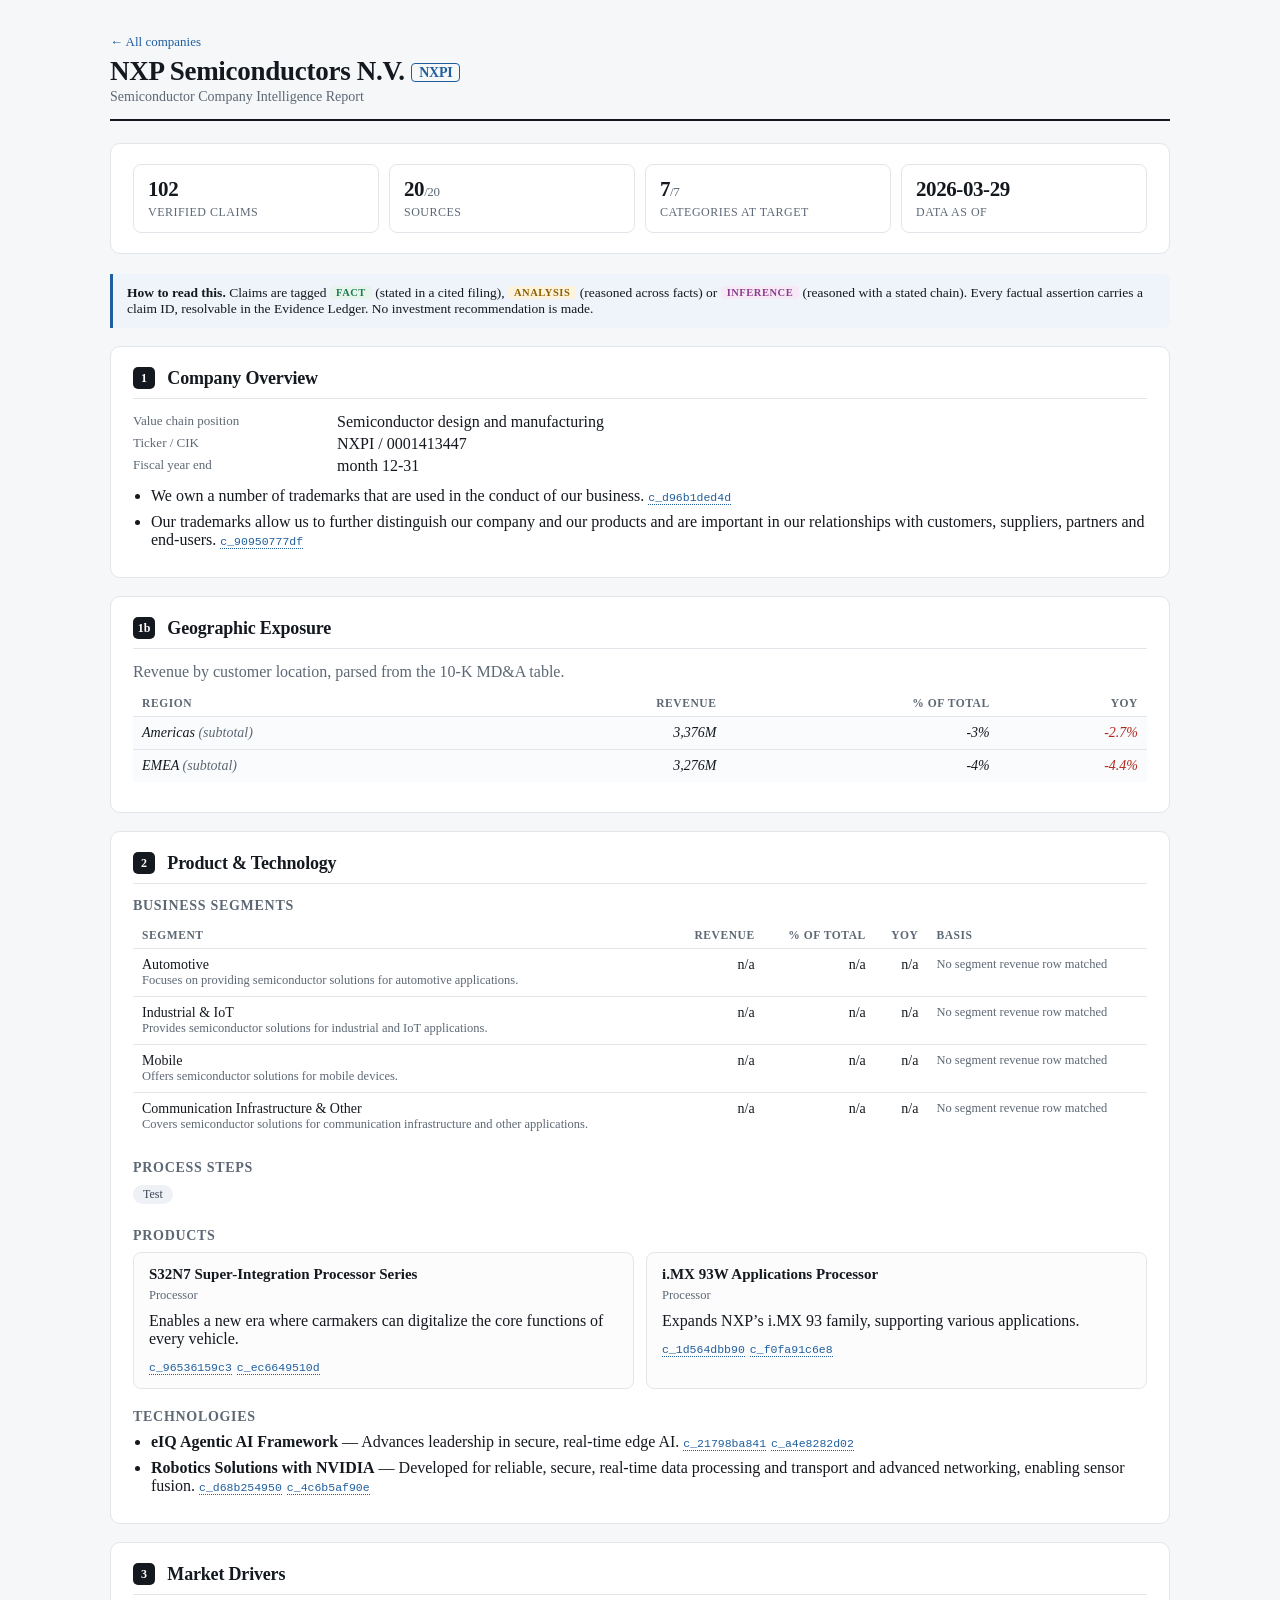
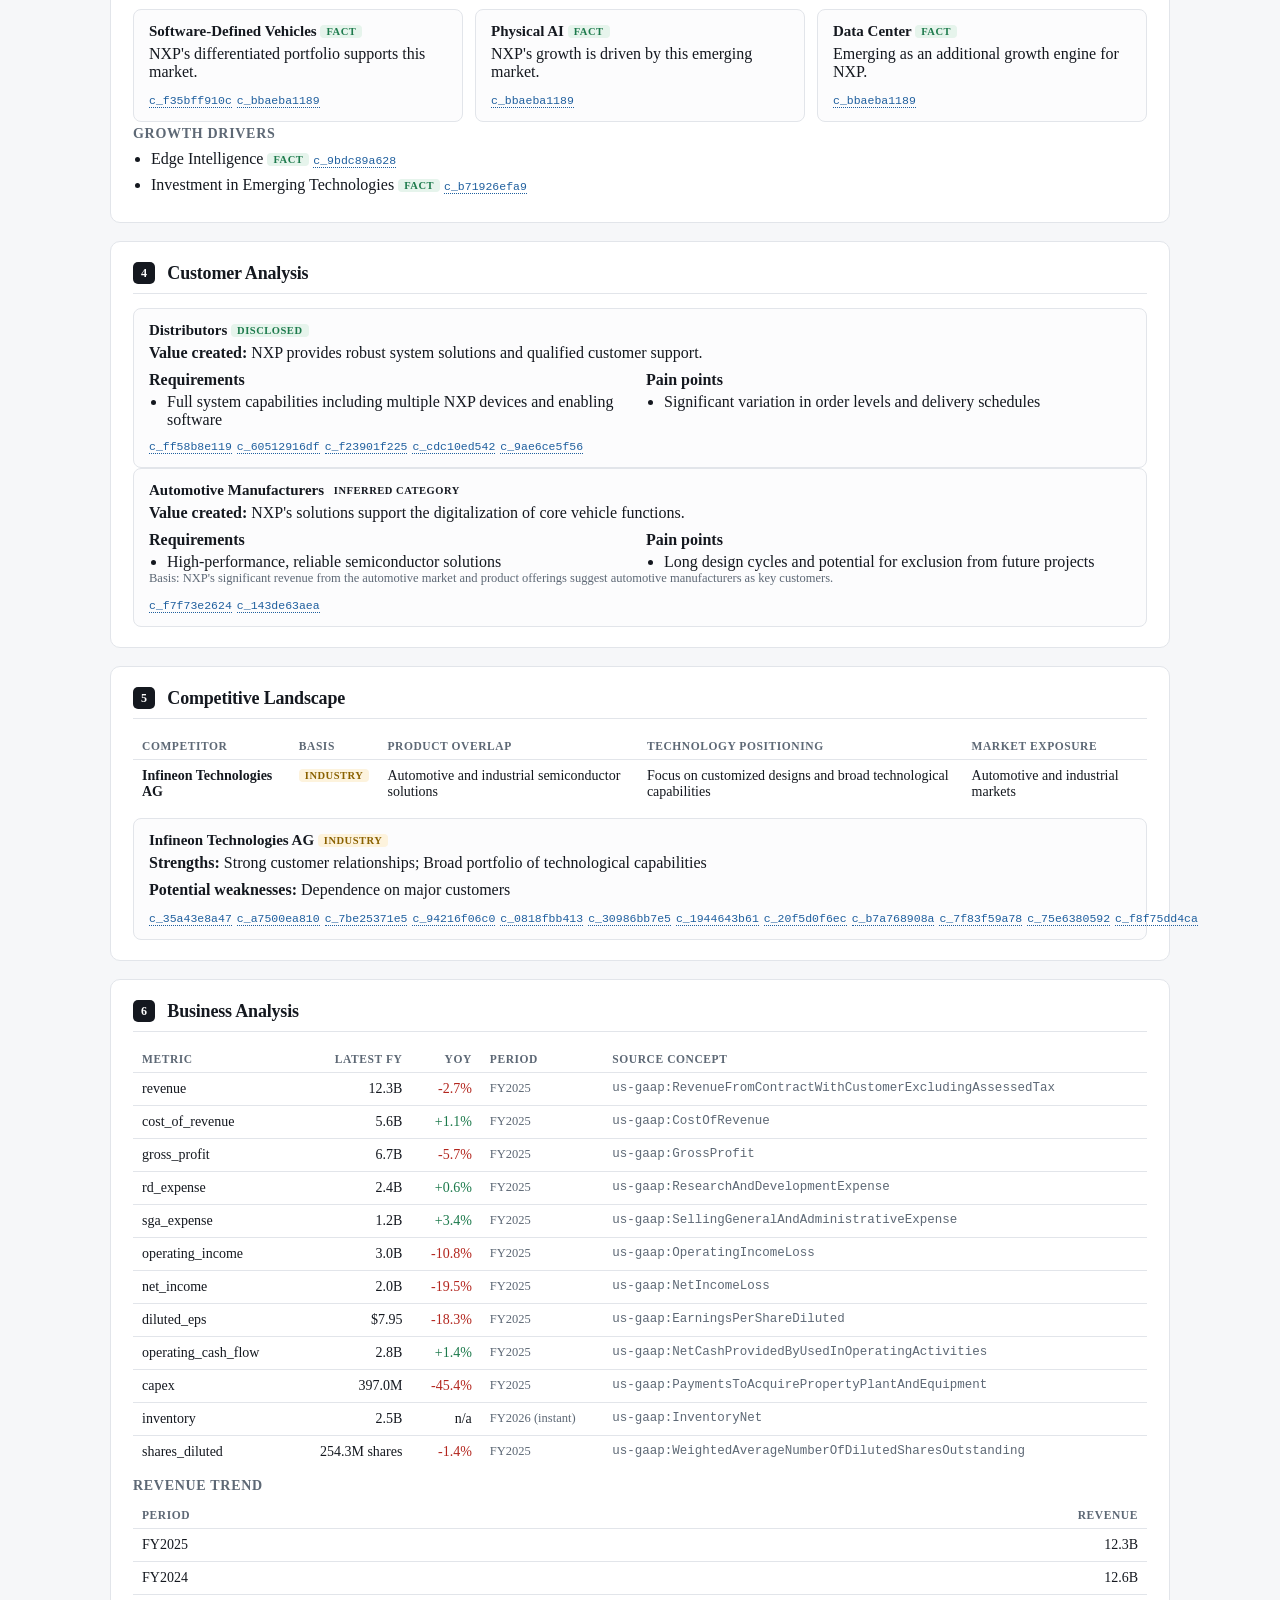
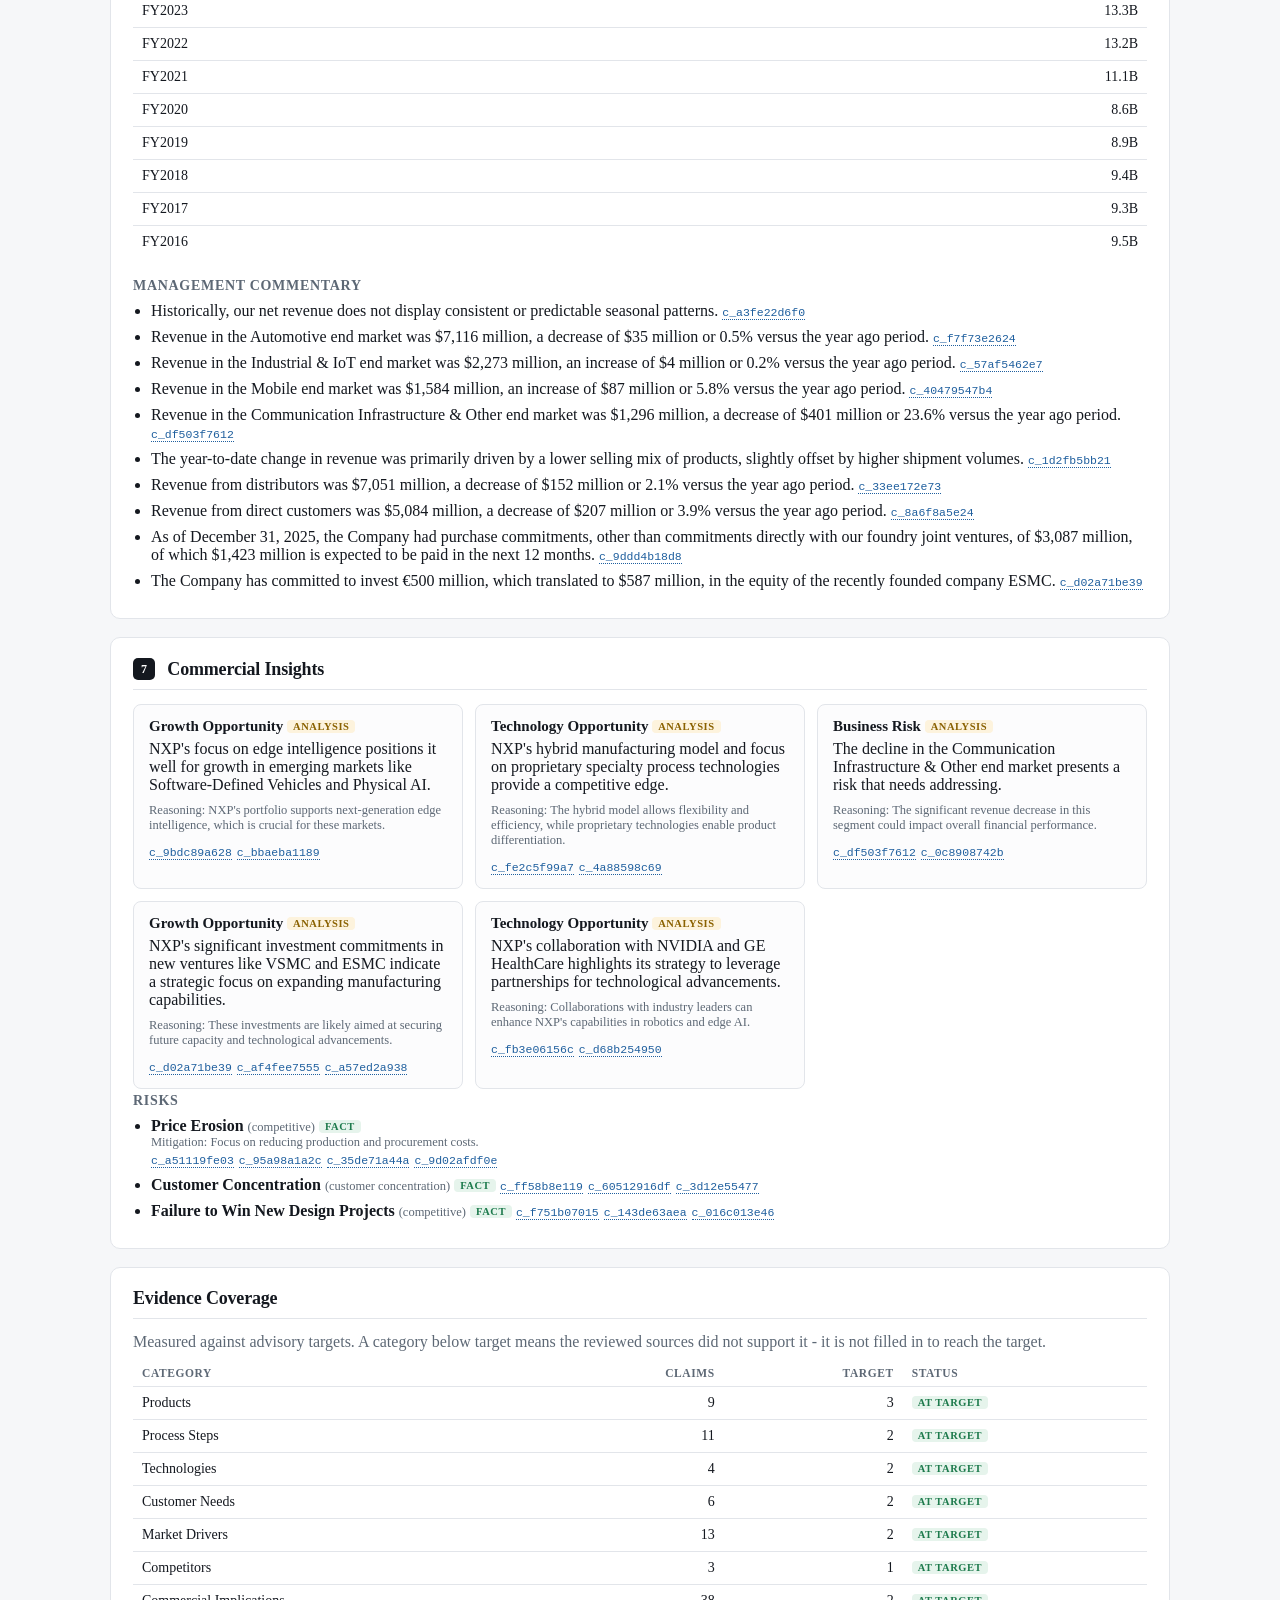
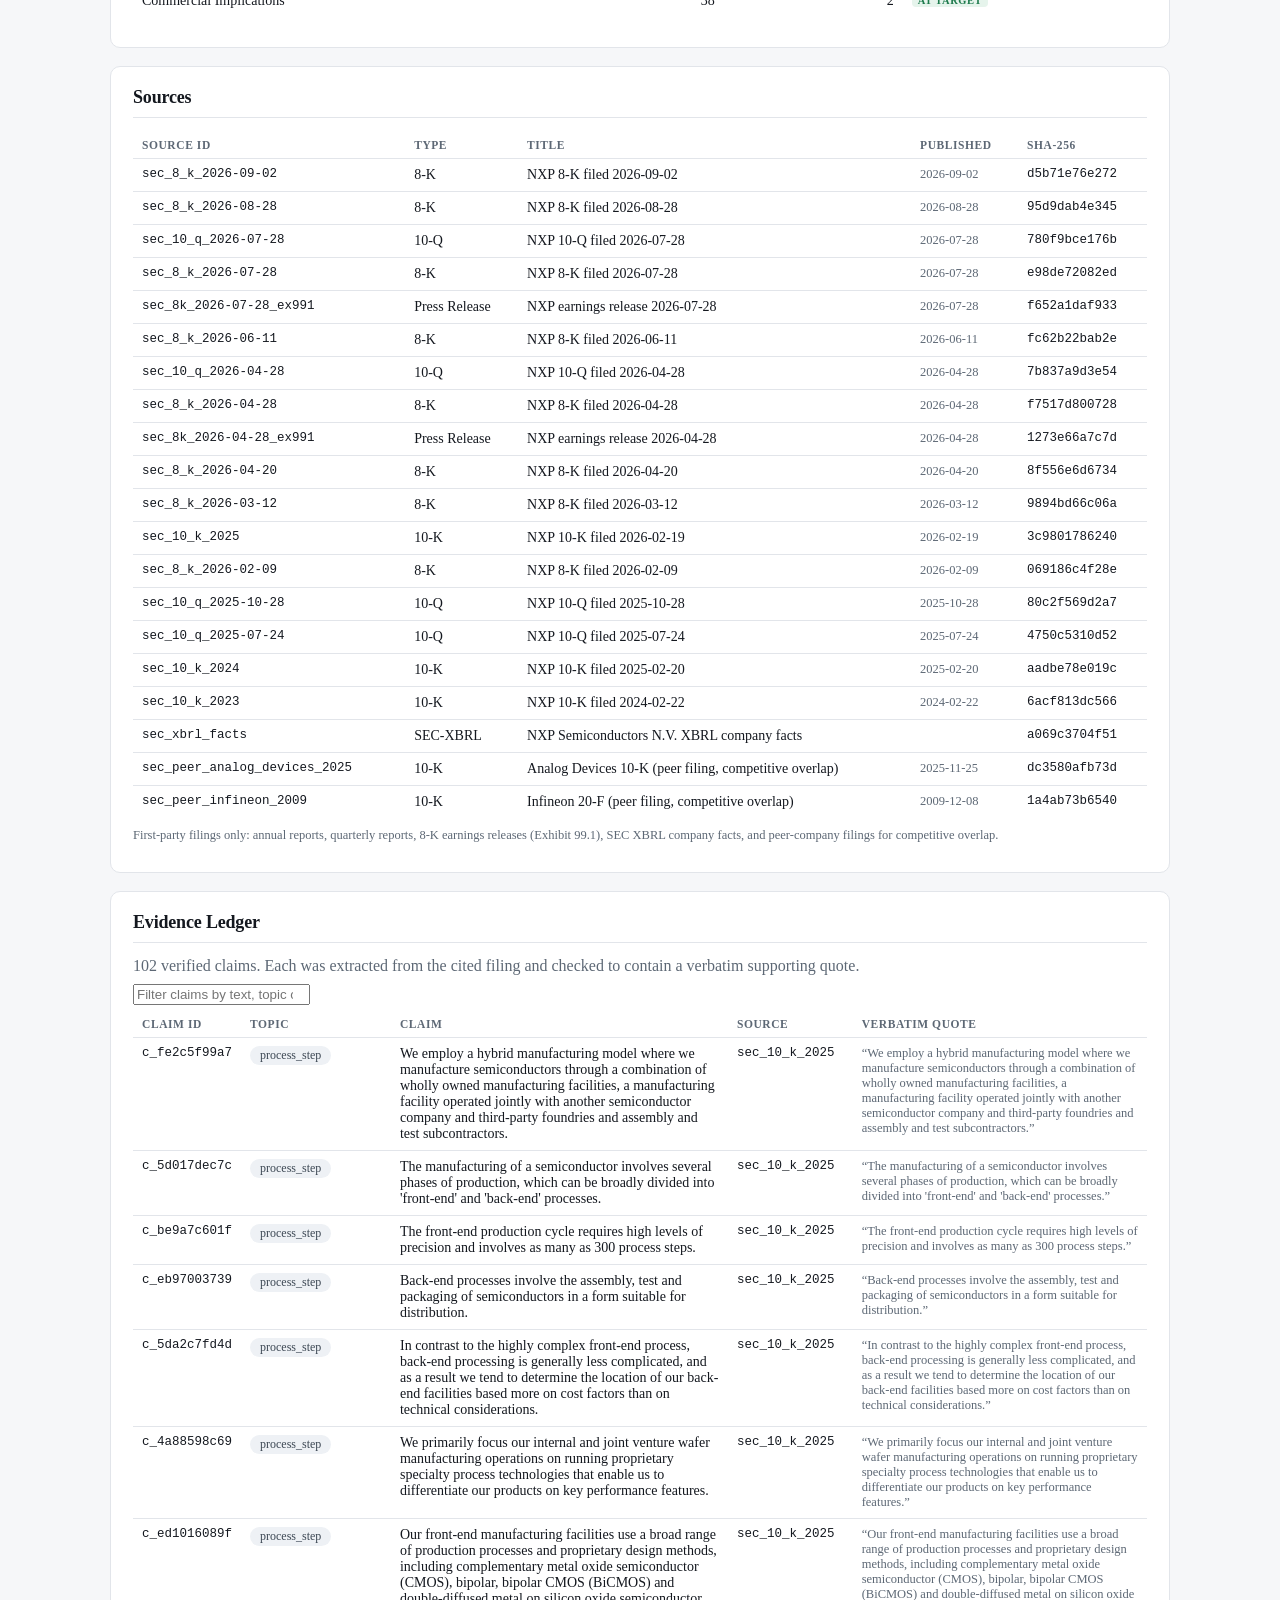
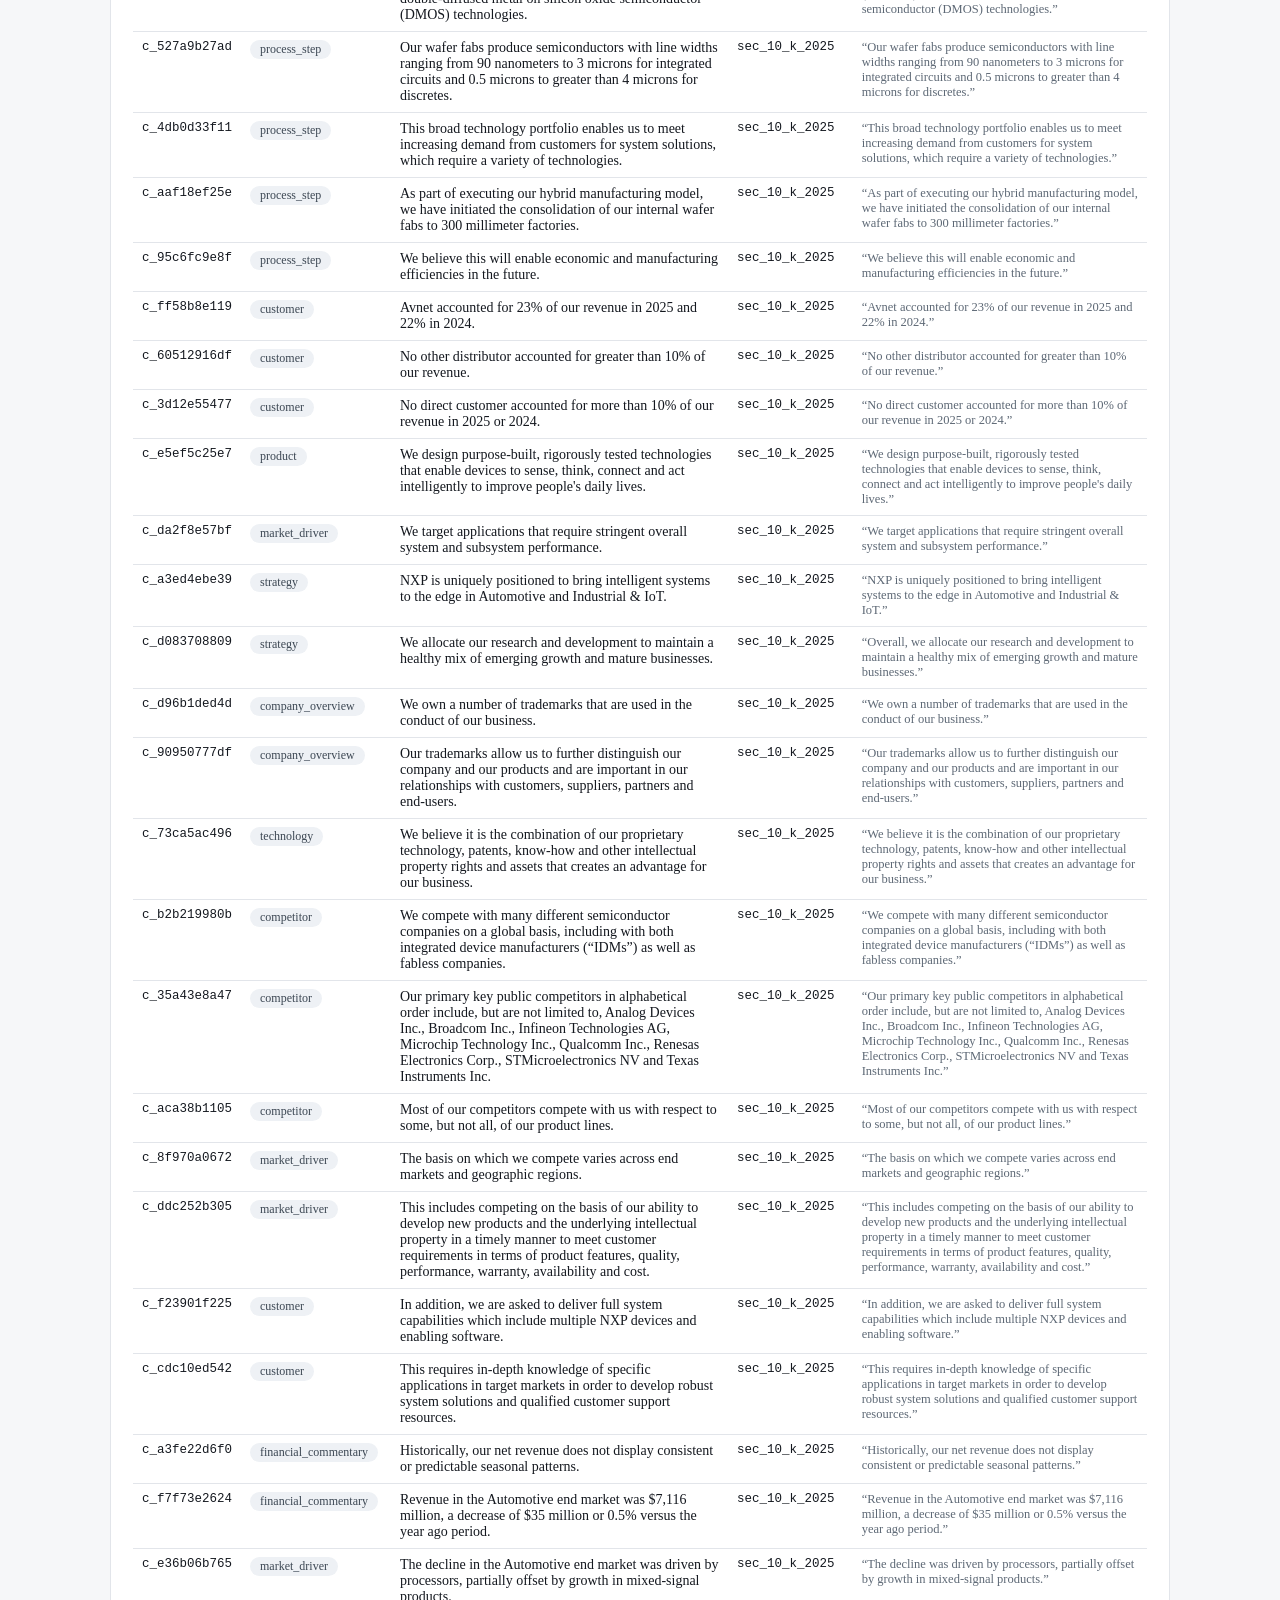
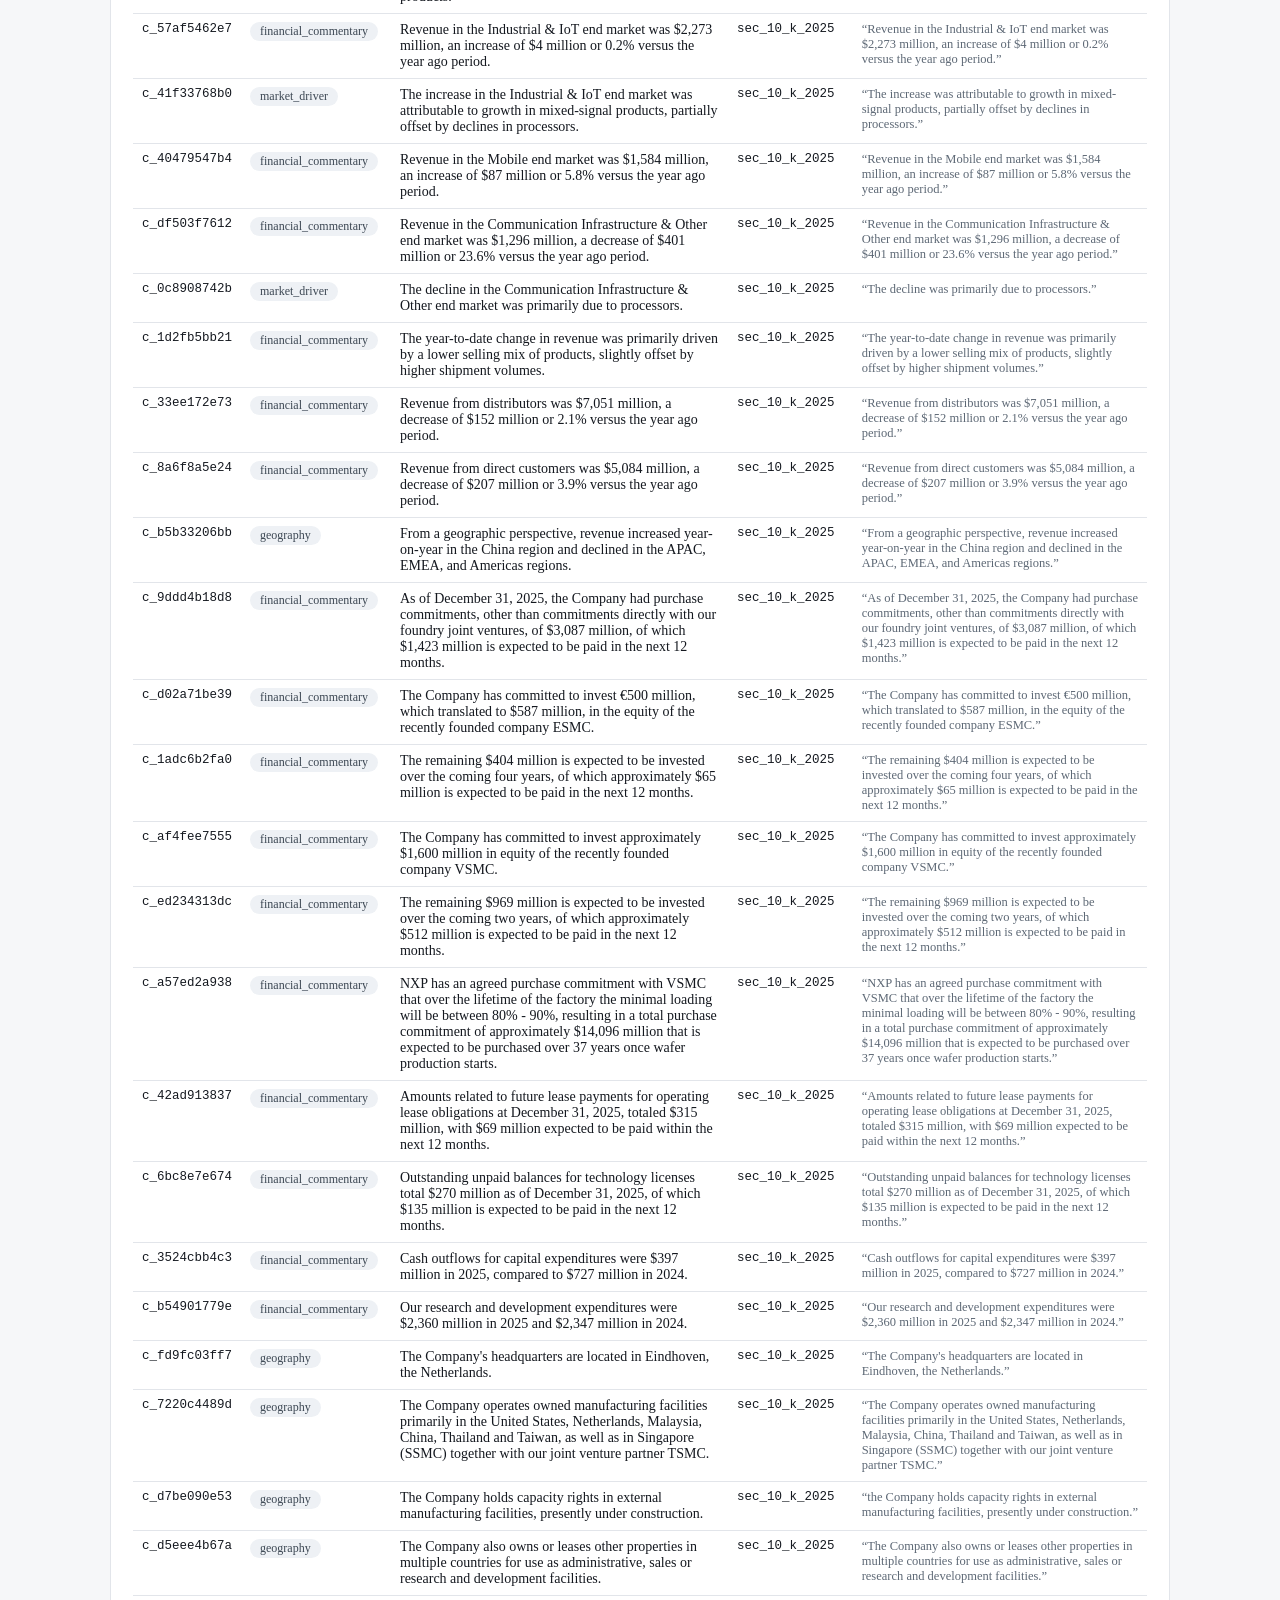
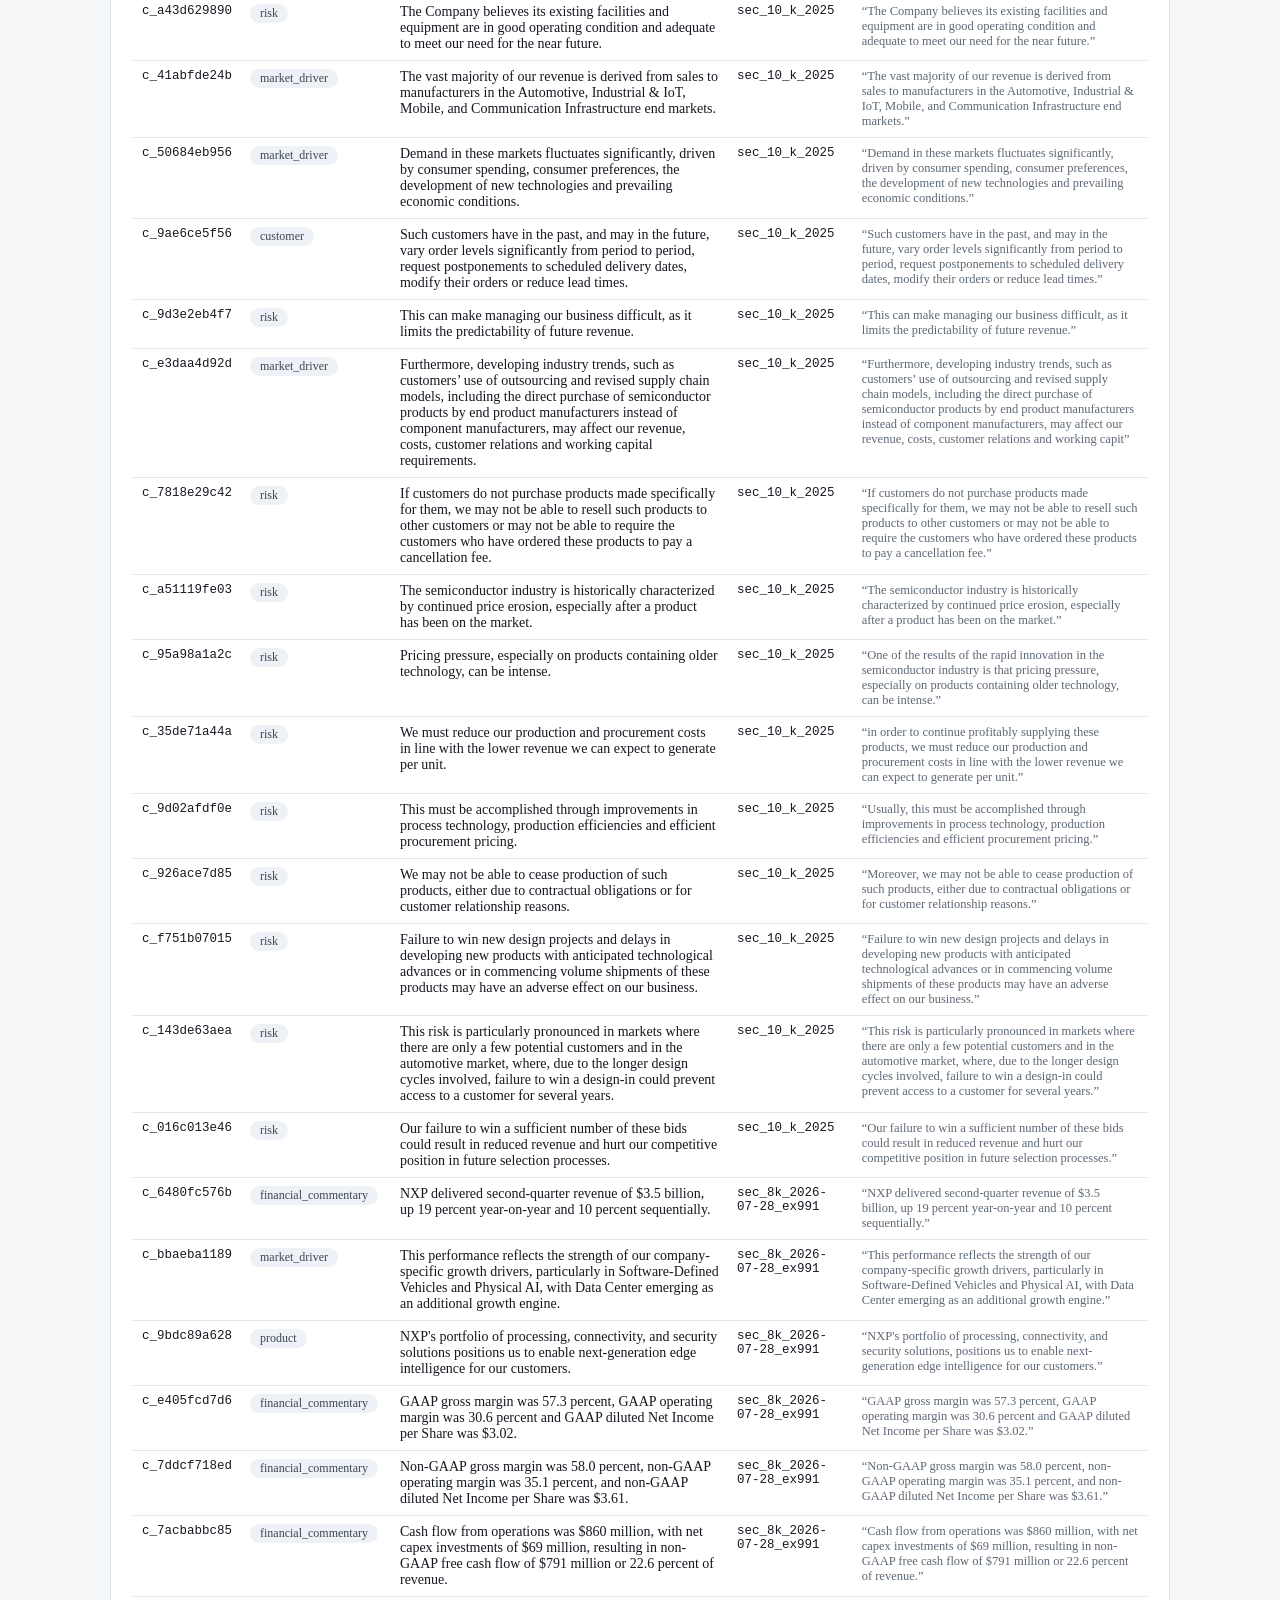
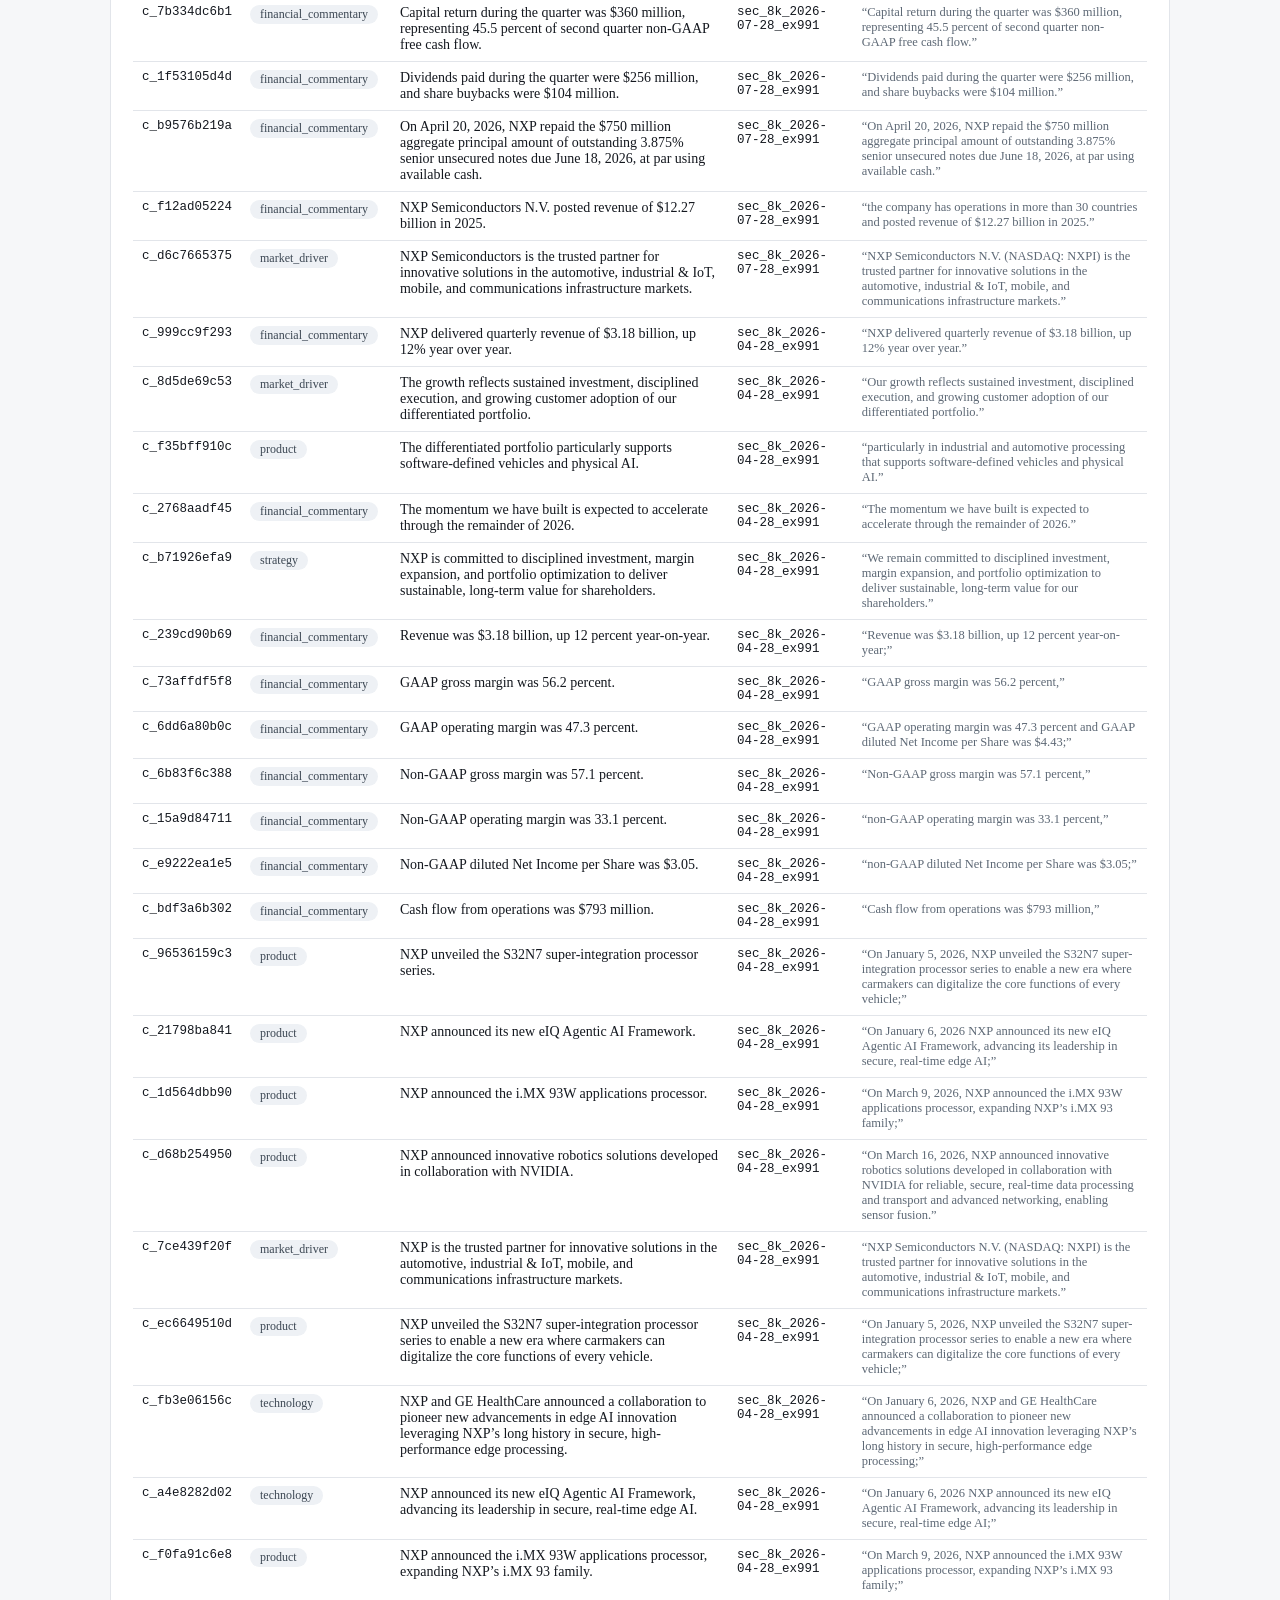
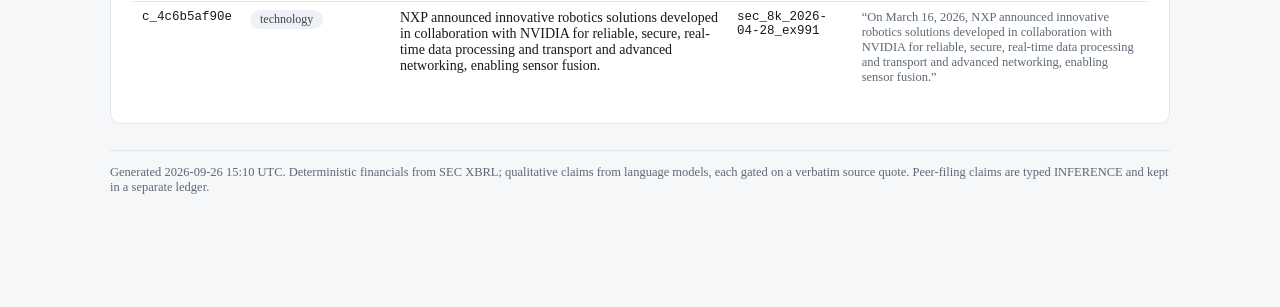
<file: site/nxpi.html>
<!DOCTYPE html>
<html lang="en">
<head>
<meta charset="utf-8">
<meta name="viewport" content="width=device-width, initial-scale=1">
<title>NXP Semiconductors N.V. (NXPI) — Semiconductor Intelligence Report</title>
<style>
/* Shared stylesheet for the static report site.
   Inlined into every page so each HTML file is standalone and can be sent as-is.
   System fonts only - no network request, works offline. */

:root {
  --bg: #f6f7f9;
  --panel: #ffffff;
  --ink: #14181f;
  --muted: #5d6875;
  --line: #e2e5ea;
  --accent: #1f5f9e;
  --fact: #1d7a4c;
  --analysis: #8a6100;
  --inference: #8a3d8a;
  --neg: #b3261e;
  --pos: #1d7a4c;
}

* { box-sizing: border-box; }

body {
  margin: 0;
  background: var(--bg);
  color: var(--ink);
  font: 15px/1.6 -apple-system, BlinkMacSystemFont, &#34;Segoe UI&#34;, Roboto,
        &#34;Helvetica Neue&#34;, Arial, sans-serif;
  -webkit-font-smoothing: antialiased;
}

.wrap { max-width: 1100px; margin: 0 auto; padding: 32px 20px 80px; }

/* ---------- masthead ---------- */
.masthead { border-bottom: 2px solid var(--ink); padding-bottom: 14px; margin-bottom: 22px; }
.masthead h1 { margin: 6px 0 2px; font-size: 27px; letter-spacing: -0.01em; }
.masthead .sub { margin: 0; color: var(--muted); font-size: 14px; }
.masthead .ticker {
  font-size: 14px; font-weight: 600; color: var(--accent);
  border: 1px solid var(--accent); border-radius: 4px;
  padding: 1px 7px; vertical-align: 3px;
}
a.back { color: var(--accent); text-decoration: none; font-size: 13px; }
a.back:hover { text-decoration: underline; }

/* ---------- stat bar ---------- */
.bar {
  display: flex; flex-wrap: wrap; gap: 10px; margin: 0 0 20px;
}
.stat {
  flex: 1 1 150px; background: var(--panel); border: 1px solid var(--line);
  border-radius: 8px; padding: 12px 14px;
}
.stat b { display: block; font-size: 21px; letter-spacing: -0.02em; }
.stat b small { font-size: 13px; color: var(--muted); font-weight: 500; }
.stat span { color: var(--muted); font-size: 12px; text-transform: uppercase; letter-spacing: 0.04em; }

/* ---------- sections ---------- */
section {
  background: var(--panel); border: 1px solid var(--line); border-radius: 10px;
  padding: 20px 22px; margin-bottom: 18px;
}
h2 {
  font-size: 18px; margin: 0 0 14px; padding-bottom: 9px;
  border-bottom: 1px solid var(--line); letter-spacing: -0.01em;
}
h2 .n {
  display: inline-block; min-width: 22px; height: 22px; line-height: 22px;
  margin-right: 8px; text-align: center; font-size: 12px;
  background: var(--ink); color: #fff; border-radius: 5px; vertical-align: 2px;
}
h3 { font-size: 14px; margin: 20px 0 8px; text-transform: uppercase;
     letter-spacing: 0.05em; color: var(--muted); }
h3:first-of-type { margin-top: 4px; }
h4 { margin: 0 0 5px; font-size: 15px; }

p { margin: 0 0 9px; }
.muted { color: var(--muted); }
.small { font-size: 12.5px; }
.mono { font-family: ui-monospace, SFMono-Regular, Menlo, Consolas, monospace; }
.num { text-align: right; font-variant-numeric: tabular-nums; }
.pos { color: var(--pos); }
.neg { color: var(--neg); }

/* ---------- tables ---------- */
table { width: 100%; border-collapse: collapse; margin: 6px 0 10px; font-size: 14px; }
th {
  text-align: left; font-size: 11.5px; text-transform: uppercase;
  letter-spacing: 0.05em; color: var(--muted); font-weight: 600;
  border-bottom: 1px solid var(--line); padding: 7px 9px;
}
td { padding: 8px 9px; border-bottom: 1px solid var(--line); vertical-align: top; }
tr:last-child td { border-bottom: none; }
tr.sub td { background: #fafbfc; font-style: italic; }
tbody tr:target { background: #fff6d9; }

/* ---------- cards / lists ---------- */
.grid { display: grid; grid-template-columns: repeat(auto-fit, minmax(260px, 1fr)); gap: 12px; }
.card {
  border: 1px solid var(--line); border-radius: 8px; padding: 13px 15px;
  background: #fcfcfd;
}
.card p:last-child { margin-bottom: 0; }
ul.claims { margin: 0; padding-left: 18px; }
ul.claims li { margin-bottom: 8px; }
.two { display: grid; grid-template-columns: 1fr 1fr; gap: 12px; }
.two ul { margin: 4px 0 0; padding-left: 18px; }

dl.kv { display: grid; grid-template-columns: 190px 1fr; gap: 4px 14px; margin: 0 0 12px; }
dl.kv dt { color: var(--muted); font-size: 13px; }
dl.kv dd { margin: 0; }

/* ---------- inline badges ---------- */
.tag {
  display: inline-block; font-size: 10.5px; font-weight: 700; letter-spacing: 0.05em;
  text-transform: uppercase; padding: 1px 6px; border-radius: 4px;
  vertical-align: 1px; white-space: nowrap;
}
.tag.fact { background: #e6f4ec; color: var(--fact); }
.tag.analysis { background: #fdf3dd; color: var(--analysis); }
.tag.inference { background: #f7e9f7; color: var(--inference); }
.tag.disclosed { background: #e6f4ec; color: var(--fact); }

.chip {
  display: inline-block; font-size: 12px; background: #eef1f5; color: #3c4753;
  border-radius: 20px; padding: 2px 10px; margin: 0 4px 4px 0;
}
.chips { margin: 6px 0; }

a.cid {
  font-family: ui-monospace, SFMono-Regular, Menlo, Consolas, monospace;
  font-size: 11.5px; color: var(--accent); text-decoration: none;
  border-bottom: 1px dotted var(--accent);
}
a.cid:hover { background: #eaf2fa; }
.srcs { margin: 7px 0 0; }
.srcs a.cid { margin-right: 5px; }

/* ---------- callouts ---------- */
.callout {
  background: #eef4fa; border-left: 3px solid var(--accent);
  padding: 11px 14px; border-radius: 0 6px 6px 0; margin: 0 0 18px; font-size: 13.5px;
}
.callout.warn { background: #fdf6e6; border-left-color: #c8901c; }

/* ---------- ledger filter ---------- */
input[type=&#34;search&#34;] {
  width: 100%; padding: 8px 11px; font-size: 14px; margin: 4px 0 10px;
  border: 1px solid var(--line); border-radius: 7px; background: #fff;
  font-family: inherit;
}
input[type=&#34;search&#34;]:focus { outline: 2px solid #b9d4ec; border-color: var(--accent); }

footer { margin-top: 26px; padding-top: 14px; border-top: 1px solid var(--line); }

@media (max-width: 620px) {
  .two { grid-template-columns: 1fr; }
  dl.kv { grid-template-columns: 1fr; }
  dl.kv dt { margin-top: 6px; }
}

/* Stale-data banner: an issuer whose newest SEC filing is years old must be
   impossible to mistake for current intelligence. */
.callout.stale {
  background: #fdecea;
  border-left-color: var(--neg);
  border-left-width: 4px;
}

</style>
</head>
<body>
<div class="wrap">

<header class="masthead">
  <a class="back" href="index.html">&larr; All companies</a>
  <h1>NXP Semiconductors N.V. <span class="ticker">NXPI</span></h1>
  <p class="sub">Semiconductor Company Intelligence Report</p>
</header>



<section class="bar">
  <div class="stat"><b>102</b><span>verified claims</span></div>
  <div class="stat"><b>20<small>/20</small></b><span>sources</span></div>
  <div class="stat"><b>7<small>/7</small></b><span>categories at target</span></div>
  <div class="stat"><b>2026-03-29</b><span>data as of</span></div>
</section>

<div class="callout">
  <strong>How to read this.</strong> Claims are tagged
  <span class="tag fact">FACT</span> (stated in a cited filing),
  <span class="tag analysis">ANALYSIS</span> (reasoned across facts) or
  <span class="tag inference">INFERENCE</span> (reasoned with a stated chain).
  Every factual assertion carries a claim ID, resolvable in the Evidence Ledger.
  No investment recommendation is made.
</div>

<section>
<h2><span class="n">1</span> Company Overview</h2>
<dl class="kv">
  <dt>Value chain position</dt><dd>Semiconductor design and manufacturing</dd>
  <dt>Ticker / CIK</dt><dd>NXPI / 0001413447</dd>
  <dt>Fiscal year end</dt><dd>month 12-31</dd>
</dl>
<ul class="claims">
  <li>We own a number of trademarks that are used in the conduct of our business. <a class="cid" href="#c_d96b1ded4d">c_d96b1ded4d</a></li>
  <li>Our trademarks allow us to further distinguish our company and our products and are important in our relationships with customers, suppliers, partners and end-users. <a class="cid" href="#c_90950777df">c_90950777df</a></li>
</ul>
</section>

<section>
<h2><span class="n">1b</span> Geographic Exposure</h2>
<p class="muted">Revenue by customer location, parsed from the 10-K MD&amp;A table.</p>
<table>
  <thead><tr><th>Region</th><th class="num">Revenue</th><th class="num">% of total</th><th class="num">YoY</th></tr></thead>
  <tbody>
    <tr class="sub">
      <td>Americas <span class="muted">(subtotal)</span></td>
      <td class="num">3,376M</td>
      <td class="num">-3%</td>
      <td class="num neg">-2.7%</td>
    </tr>
    <tr class="sub">
      <td>EMEA <span class="muted">(subtotal)</span></td>
      <td class="num">3,276M</td>
      <td class="num">-4%</td>
      <td class="num neg">-4.4%</td>
    </tr>
  </tbody>
</table>
</section>

<section>
<h2><span class="n">2</span> Product &amp; Technology</h2>

<h3>Business segments</h3>
<table>
  <thead><tr><th>Segment</th><th class="num">Revenue</th><th class="num">% of total</th><th class="num">YoY</th><th>Basis</th></tr></thead>
  <tbody>
    <tr>
      <td>Automotive<div class="muted small">Focuses on providing semiconductor solutions for automotive applications.</div></td>
      <td class="num">n/a</td>
      <td class="num">n/a</td>
      <td class="num ">n/a</td>
      <td class="muted small">No segment revenue row matched</td>
    </tr>
    <tr>
      <td>Industrial &amp; IoT<div class="muted small">Provides semiconductor solutions for industrial and IoT applications.</div></td>
      <td class="num">n/a</td>
      <td class="num">n/a</td>
      <td class="num ">n/a</td>
      <td class="muted small">No segment revenue row matched</td>
    </tr>
    <tr>
      <td>Mobile<div class="muted small">Offers semiconductor solutions for mobile devices.</div></td>
      <td class="num">n/a</td>
      <td class="num">n/a</td>
      <td class="num ">n/a</td>
      <td class="muted small">No segment revenue row matched</td>
    </tr>
    <tr>
      <td>Communication Infrastructure &amp; Other<div class="muted small">Covers semiconductor solutions for communication infrastructure and other applications.</div></td>
      <td class="num">n/a</td>
      <td class="num">n/a</td>
      <td class="num ">n/a</td>
      <td class="muted small">No segment revenue row matched</td>
    </tr>
  </tbody>
</table>

<h3>Process steps</h3>
<p class="chips"><span class="chip">Test</span></p>

<h3>Products</h3>
<div class="grid">
  <div class="card">
    <h4>S32N7 Super-Integration Processor Series</h4>
<p class="muted small">Processor</p><p>Enables a new era where carmakers can digitalize the core functions of every vehicle.</p>    <p class="srcs"><a class="cid" href="#c_96536159c3">c_96536159c3</a><a class="cid" href="#c_ec6649510d">c_ec6649510d</a></p>
  </div>
  <div class="card">
    <h4>i.MX 93W Applications Processor</h4>
<p class="muted small">Processor</p><p>Expands NXP’s i.MX 93 family, supporting various applications.</p>    <p class="srcs"><a class="cid" href="#c_1d564dbb90">c_1d564dbb90</a><a class="cid" href="#c_f0fa91c6e8">c_f0fa91c6e8</a></p>
  </div>
</div>

<h3>Technologies</h3>
<ul class="claims">
  <li><b>eIQ Agentic AI Framework</b> — Advances leadership in secure, real-time edge AI.    <span class="srcs"><a class="cid" href="#c_21798ba841">c_21798ba841</a><a class="cid" href="#c_a4e8282d02">c_a4e8282d02</a></span>
  </li>
  <li><b>Robotics Solutions with NVIDIA</b> — Developed for reliable, secure, real-time data processing and transport and advanced networking, enabling sensor fusion.    <span class="srcs"><a class="cid" href="#c_d68b254950">c_d68b254950</a><a class="cid" href="#c_4c6b5af90e">c_4c6b5af90e</a></span>
  </li>
</ul>
</section>

<section>
<h2><span class="n">3</span> Market Drivers</h2>
<div class="grid">
  <div class="card">
    <h4>Software-Defined Vehicles <span class="tag fact">FACT</span></h4>
    <p>NXP&#39;s differentiated portfolio supports this market.</p>
    <p class="srcs"><a class="cid" href="#c_f35bff910c">c_f35bff910c</a><a class="cid" href="#c_bbaeba1189">c_bbaeba1189</a></p>
  </div>
  <div class="card">
    <h4>Physical AI <span class="tag fact">FACT</span></h4>
    <p>NXP&#39;s growth is driven by this emerging market.</p>
    <p class="srcs"><a class="cid" href="#c_bbaeba1189">c_bbaeba1189</a></p>
  </div>
  <div class="card">
    <h4>Data Center <span class="tag fact">FACT</span></h4>
    <p>Emerging as an additional growth engine for NXP.</p>
    <p class="srcs"><a class="cid" href="#c_bbaeba1189">c_bbaeba1189</a></p>
  </div>
</div>

<h3>Growth drivers</h3>
<ul class="claims">
  <li>Edge Intelligence <span class="tag fact">FACT</span>
    <span class="srcs"><a class="cid" href="#c_9bdc89a628">c_9bdc89a628</a></span></li>
  <li>Investment in Emerging Technologies <span class="tag fact">FACT</span>
    <span class="srcs"><a class="cid" href="#c_b71926efa9">c_b71926efa9</a></span></li>
</ul>
</section>

<section>
<h2><span class="n">4</span> Customer Analysis</h2>
<div class="card">
  <h4>Distributors
<span class="tag disclosed">disclosed</span>
  </h4>
<p><b>Value created:</b> NXP provides robust system solutions and qualified customer support.</p>  <div class="two">
<div><b>Requirements</b><ul><li>Full system capabilities including multiple NXP devices and enabling software</li></ul></div><div><b>Pain points</b><ul><li>Significant variation in order levels and delivery schedules</li></ul></div>  </div>
  <p class="srcs"><a class="cid" href="#c_ff58b8e119">c_ff58b8e119</a><a class="cid" href="#c_60512916df">c_60512916df</a><a class="cid" href="#c_f23901f225">c_f23901f225</a><a class="cid" href="#c_cdc10ed542">c_cdc10ed542</a><a class="cid" href="#c_9ae6ce5f56">c_9ae6ce5f56</a></p>
</div>
<div class="card">
  <h4>Automotive Manufacturers
<span class="tag inferred">inferred category</span>  </h4>
<p><b>Value created:</b> NXP&#39;s solutions support the digitalization of core vehicle functions.</p>  <div class="two">
<div><b>Requirements</b><ul><li>High-performance, reliable semiconductor solutions</li></ul></div><div><b>Pain points</b><ul><li>Long design cycles and potential for exclusion from future projects</li></ul></div>  </div>
<p class="muted small">Basis: NXP&#39;s significant revenue from the automotive market and product offerings suggest automotive manufacturers as key customers.</p>  <p class="srcs"><a class="cid" href="#c_f7f73e2624">c_f7f73e2624</a><a class="cid" href="#c_143de63aea">c_143de63aea</a></p>
</div>
</section>

<section>
<h2><span class="n">5</span> Competitive Landscape</h2>
<table>
  <thead><tr><th>Competitor</th><th>Basis</th><th>Product overlap</th><th>Technology positioning</th><th>Market exposure</th></tr></thead>
  <tbody>
    <tr>
      <td><b>Infineon Technologies AG</b></td>
      <td><span class="tag analysis">industry</span></td>
      <td>Automotive and industrial semiconductor solutions</td>
      <td>Focus on customized designs and broad technological capabilities</td>
      <td>Automotive and industrial markets</td>
    </tr>
  </tbody>
</table>
<div class="grid">
  <div class="card">
    <h4>Infineon Technologies AG <span class="tag analysis">industry</span></h4>
<p><b>Strengths:</b> Strong customer relationships; Broad portfolio of technological capabilities</p><p><b>Potential weaknesses:</b> Dependence on major customers</p>    <p class="srcs"><a class="cid" href="#c_35a43e8a47">c_35a43e8a47</a><a class="cid" href="#c_a7500ea810">c_a7500ea810</a><a class="cid" href="#c_7be25371e5">c_7be25371e5</a><a class="cid" href="#c_94216f06c0">c_94216f06c0</a><a class="cid" href="#c_0818fbb413">c_0818fbb413</a><a class="cid" href="#c_30986bb7e5">c_30986bb7e5</a><a class="cid" href="#c_1944643b61">c_1944643b61</a><a class="cid" href="#c_20f5d0f6ec">c_20f5d0f6ec</a><a class="cid" href="#c_b7a768908a">c_b7a768908a</a><a class="cid" href="#c_7f83f59a78">c_7f83f59a78</a><a class="cid" href="#c_75e6380592">c_75e6380592</a><a class="cid" href="#c_f8f75dd4ca">c_f8f75dd4ca</a></p>
  </div>
</div>
</section>

<section>
<h2><span class="n">6</span> Business Analysis</h2>
<table>
  <thead><tr><th>Metric</th><th class="num">Latest FY</th><th class="num">YoY</th><th>Period</th><th>Source concept</th></tr></thead>
  <tbody>
    <tr>
      <td>revenue</td>
      <td class="num">12.3B</td>
      <td class="num neg">-2.7%</td>
      <td class="muted small">FY2025</td>
      <td class="muted small mono">us-gaap:RevenueFromContractWithCustomerExcludingAssessedTax</td>
    </tr>
    <tr>
      <td>cost_of_revenue</td>
      <td class="num">5.6B</td>
      <td class="num pos">+1.1%</td>
      <td class="muted small">FY2025</td>
      <td class="muted small mono">us-gaap:CostOfRevenue</td>
    </tr>
    <tr>
      <td>gross_profit</td>
      <td class="num">6.7B</td>
      <td class="num neg">-5.7%</td>
      <td class="muted small">FY2025</td>
      <td class="muted small mono">us-gaap:GrossProfit</td>
    </tr>
    <tr>
      <td>rd_expense</td>
      <td class="num">2.4B</td>
      <td class="num pos">+0.6%</td>
      <td class="muted small">FY2025</td>
      <td class="muted small mono">us-gaap:ResearchAndDevelopmentExpense</td>
    </tr>
    <tr>
      <td>sga_expense</td>
      <td class="num">1.2B</td>
      <td class="num pos">+3.4%</td>
      <td class="muted small">FY2025</td>
      <td class="muted small mono">us-gaap:SellingGeneralAndAdministrativeExpense</td>
    </tr>
    <tr>
      <td>operating_income</td>
      <td class="num">3.0B</td>
      <td class="num neg">-10.8%</td>
      <td class="muted small">FY2025</td>
      <td class="muted small mono">us-gaap:OperatingIncomeLoss</td>
    </tr>
    <tr>
      <td>net_income</td>
      <td class="num">2.0B</td>
      <td class="num neg">-19.5%</td>
      <td class="muted small">FY2025</td>
      <td class="muted small mono">us-gaap:NetIncomeLoss</td>
    </tr>
    <tr>
      <td>diluted_eps</td>
      <td class="num">$7.95</td>
      <td class="num neg">-18.3%</td>
      <td class="muted small">FY2025</td>
      <td class="muted small mono">us-gaap:EarningsPerShareDiluted</td>
    </tr>
    <tr>
      <td>operating_cash_flow</td>
      <td class="num">2.8B</td>
      <td class="num pos">+1.4%</td>
      <td class="muted small">FY2025</td>
      <td class="muted small mono">us-gaap:NetCashProvidedByUsedInOperatingActivities</td>
    </tr>
    <tr>
      <td>capex</td>
      <td class="num">397.0M</td>
      <td class="num neg">-45.4%</td>
      <td class="muted small">FY2025</td>
      <td class="muted small mono">us-gaap:PaymentsToAcquirePropertyPlantAndEquipment</td>
    </tr>
    <tr>
      <td>inventory</td>
      <td class="num">2.5B</td>
      <td class="num ">n/a</td>
      <td class="muted small">FY2026 (instant)</td>
      <td class="muted small mono">us-gaap:InventoryNet</td>
    </tr>
    <tr>
      <td>shares_diluted</td>
      <td class="num">254.3M shares</td>
      <td class="num neg">-1.4%</td>
      <td class="muted small">FY2025</td>
      <td class="muted small mono">us-gaap:WeightedAverageNumberOfDilutedSharesOutstanding</td>
    </tr>
  </tbody>
</table>

<h3>Revenue trend</h3>
<table>
  <thead><tr><th>Period</th><th class="num">Revenue</th></tr></thead>
  <tbody>
    <tr><td>FY2025</td><td class="num">12.3B</td></tr>
    <tr><td>FY2024</td><td class="num">12.6B</td></tr>
    <tr><td>FY2023</td><td class="num">13.3B</td></tr>
    <tr><td>FY2022</td><td class="num">13.2B</td></tr>
    <tr><td>FY2021</td><td class="num">11.1B</td></tr>
    <tr><td>FY2020</td><td class="num">8.6B</td></tr>
    <tr><td>FY2019</td><td class="num">8.9B</td></tr>
    <tr><td>FY2018</td><td class="num">9.4B</td></tr>
    <tr><td>FY2017</td><td class="num">9.3B</td></tr>
    <tr><td>FY2016</td><td class="num">9.5B</td></tr>
  </tbody>
</table>

<h3>Management commentary</h3>
<ul class="claims">
<li>Historically, our net revenue does not display consistent or predictable seasonal patterns. <a class="cid" href="#c_a3fe22d6f0">c_a3fe22d6f0</a></li><li>Revenue in the Automotive end market was $7,116 million, a decrease of $35 million or 0.5% versus the year ago period. <a class="cid" href="#c_f7f73e2624">c_f7f73e2624</a></li><li>Revenue in the Industrial &amp; IoT end market was $2,273 million, an increase of $4 million or 0.2% versus the year ago period. <a class="cid" href="#c_57af5462e7">c_57af5462e7</a></li><li>Revenue in the Mobile end market was $1,584 million, an increase of $87 million or 5.8% versus the year ago period. <a class="cid" href="#c_40479547b4">c_40479547b4</a></li><li>Revenue in the Communication Infrastructure &amp; Other end market was $1,296 million, a decrease of $401 million or 23.6% versus the year ago period. <a class="cid" href="#c_df503f7612">c_df503f7612</a></li><li>The year-to-date change in revenue was primarily driven by a lower selling mix of products, slightly offset by higher shipment volumes. <a class="cid" href="#c_1d2fb5bb21">c_1d2fb5bb21</a></li><li>Revenue from distributors was $7,051 million, a decrease of $152 million or 2.1% versus the year ago period. <a class="cid" href="#c_33ee172e73">c_33ee172e73</a></li><li>Revenue from direct customers was $5,084 million, a decrease of $207 million or 3.9% versus the year ago period. <a class="cid" href="#c_8a6f8a5e24">c_8a6f8a5e24</a></li><li>As of December 31, 2025, the Company had purchase commitments, other than commitments directly with our foundry joint ventures, of $3,087 million, of which $1,423 million is expected to be paid in the next 12 months. <a class="cid" href="#c_9ddd4b18d8">c_9ddd4b18d8</a></li><li>The Company has committed to invest €500 million, which translated to $587 million, in the equity of the recently founded company ESMC. <a class="cid" href="#c_d02a71be39">c_d02a71be39</a></li></ul>
</section>

<section>
<h2><span class="n">7</span> Commercial Insights</h2>
<div class="grid">
  <div class="card">
    <h4>Growth Opportunity <span class="tag analysis">ANALYSIS</span></h4>
    <p>NXP&#39;s focus on edge intelligence positions it well for growth in emerging markets like Software-Defined Vehicles and Physical AI.</p>
<p class="muted small">Reasoning: NXP&#39;s portfolio supports next-generation edge intelligence, which is crucial for these markets.</p>    <p class="srcs"><a class="cid" href="#c_9bdc89a628">c_9bdc89a628</a><a class="cid" href="#c_bbaeba1189">c_bbaeba1189</a></p>
  </div>
  <div class="card">
    <h4>Technology Opportunity <span class="tag analysis">ANALYSIS</span></h4>
    <p>NXP&#39;s hybrid manufacturing model and focus on proprietary specialty process technologies provide a competitive edge.</p>
<p class="muted small">Reasoning: The hybrid model allows flexibility and efficiency, while proprietary technologies enable product differentiation.</p>    <p class="srcs"><a class="cid" href="#c_fe2c5f99a7">c_fe2c5f99a7</a><a class="cid" href="#c_4a88598c69">c_4a88598c69</a></p>
  </div>
  <div class="card">
    <h4>Business Risk <span class="tag analysis">ANALYSIS</span></h4>
    <p>The decline in the Communication Infrastructure &amp; Other end market presents a risk that needs addressing.</p>
<p class="muted small">Reasoning: The significant revenue decrease in this segment could impact overall financial performance.</p>    <p class="srcs"><a class="cid" href="#c_df503f7612">c_df503f7612</a><a class="cid" href="#c_0c8908742b">c_0c8908742b</a></p>
  </div>
  <div class="card">
    <h4>Growth Opportunity <span class="tag analysis">ANALYSIS</span></h4>
    <p>NXP&#39;s significant investment commitments in new ventures like VSMC and ESMC indicate a strategic focus on expanding manufacturing capabilities.</p>
<p class="muted small">Reasoning: These investments are likely aimed at securing future capacity and technological advancements.</p>    <p class="srcs"><a class="cid" href="#c_d02a71be39">c_d02a71be39</a><a class="cid" href="#c_af4fee7555">c_af4fee7555</a><a class="cid" href="#c_a57ed2a938">c_a57ed2a938</a></p>
  </div>
  <div class="card">
    <h4>Technology Opportunity <span class="tag analysis">ANALYSIS</span></h4>
    <p>NXP&#39;s collaboration with NVIDIA and GE HealthCare highlights its strategy to leverage partnerships for technological advancements.</p>
<p class="muted small">Reasoning: Collaborations with industry leaders can enhance NXP&#39;s capabilities in robotics and edge AI.</p>    <p class="srcs"><a class="cid" href="#c_fb3e06156c">c_fb3e06156c</a><a class="cid" href="#c_d68b254950">c_d68b254950</a></p>
  </div>
</div>

<h3>Risks</h3>
<ul class="claims">
  <li><b>Price Erosion</b> <span class="muted small">(competitive)</span>    <span class="tag fact">FACT</span>
<div class="muted small">Mitigation: Focus on reducing production and procurement costs.</div>    <span class="srcs"><a class="cid" href="#c_a51119fe03">c_a51119fe03</a><a class="cid" href="#c_95a98a1a2c">c_95a98a1a2c</a><a class="cid" href="#c_35de71a44a">c_35de71a44a</a><a class="cid" href="#c_9d02afdf0e">c_9d02afdf0e</a></span>
  </li>
  <li><b>Customer Concentration</b> <span class="muted small">(customer concentration)</span>    <span class="tag fact">FACT</span>
    <span class="srcs"><a class="cid" href="#c_ff58b8e119">c_ff58b8e119</a><a class="cid" href="#c_60512916df">c_60512916df</a><a class="cid" href="#c_3d12e55477">c_3d12e55477</a></span>
  </li>
  <li><b>Failure to Win New Design Projects</b> <span class="muted small">(competitive)</span>    <span class="tag fact">FACT</span>
    <span class="srcs"><a class="cid" href="#c_f751b07015">c_f751b07015</a><a class="cid" href="#c_143de63aea">c_143de63aea</a><a class="cid" href="#c_016c013e46">c_016c013e46</a></span>
  </li>
</ul>
</section>

<section>
<h2>Evidence Coverage</h2>
<p class="muted">Measured against advisory targets. A category below target means the reviewed sources did not support it - it is not filled in to reach the target.</p>
<table>
  <thead><tr><th>Category</th><th class="num">Claims</th><th class="num">Target</th><th>Status</th></tr></thead>
  <tbody>
    <tr>
      <td>Products</td>
      <td class="num">9</td>
      <td class="num">3</td>
      <td><span class="tag fact">at target</span></td>
    </tr>
    <tr>
      <td>Process Steps</td>
      <td class="num">11</td>
      <td class="num">2</td>
      <td><span class="tag fact">at target</span></td>
    </tr>
    <tr>
      <td>Technologies</td>
      <td class="num">4</td>
      <td class="num">2</td>
      <td><span class="tag fact">at target</span></td>
    </tr>
    <tr>
      <td>Customer Needs</td>
      <td class="num">6</td>
      <td class="num">2</td>
      <td><span class="tag fact">at target</span></td>
    </tr>
    <tr>
      <td>Market Drivers</td>
      <td class="num">13</td>
      <td class="num">2</td>
      <td><span class="tag fact">at target</span></td>
    </tr>
    <tr>
      <td>Competitors</td>
      <td class="num">3</td>
      <td class="num">1</td>
      <td><span class="tag fact">at target</span></td>
    </tr>
    <tr>
      <td>Commercial Implications</td>
      <td class="num">38</td>
      <td class="num">2</td>
      <td><span class="tag fact">at target</span></td>
    </tr>
  </tbody>
</table>
</section>

<section>
<h2>Sources</h2>
<table>
  <thead><tr><th>Source ID</th><th>Type</th><th>Title</th><th>Published</th><th>SHA-256</th></tr></thead>
  <tbody>
    <tr>
      <td class="mono small">sec_8_k_2026-09-02</td>
      <td>8-K</td>
      <td>NXP 8-K filed 2026-09-02</td>
      <td class="muted small">2026-09-02</td>
      <td class="mono small">d5b71e76e272</td>
    </tr>
    <tr>
      <td class="mono small">sec_8_k_2026-08-28</td>
      <td>8-K</td>
      <td>NXP 8-K filed 2026-08-28</td>
      <td class="muted small">2026-08-28</td>
      <td class="mono small">95d9dab4e345</td>
    </tr>
    <tr>
      <td class="mono small">sec_10_q_2026-07-28</td>
      <td>10-Q</td>
      <td>NXP 10-Q filed 2026-07-28</td>
      <td class="muted small">2026-07-28</td>
      <td class="mono small">780f9bce176b</td>
    </tr>
    <tr>
      <td class="mono small">sec_8_k_2026-07-28</td>
      <td>8-K</td>
      <td>NXP 8-K filed 2026-07-28</td>
      <td class="muted small">2026-07-28</td>
      <td class="mono small">e98de72082ed</td>
    </tr>
    <tr>
      <td class="mono small">sec_8k_2026-07-28_ex991</td>
      <td>Press Release</td>
      <td>NXP earnings release 2026-07-28</td>
      <td class="muted small">2026-07-28</td>
      <td class="mono small">f652a1daf933</td>
    </tr>
    <tr>
      <td class="mono small">sec_8_k_2026-06-11</td>
      <td>8-K</td>
      <td>NXP 8-K filed 2026-06-11</td>
      <td class="muted small">2026-06-11</td>
      <td class="mono small">fc62b22bab2e</td>
    </tr>
    <tr>
      <td class="mono small">sec_10_q_2026-04-28</td>
      <td>10-Q</td>
      <td>NXP 10-Q filed 2026-04-28</td>
      <td class="muted small">2026-04-28</td>
      <td class="mono small">7b837a9d3e54</td>
    </tr>
    <tr>
      <td class="mono small">sec_8_k_2026-04-28</td>
      <td>8-K</td>
      <td>NXP 8-K filed 2026-04-28</td>
      <td class="muted small">2026-04-28</td>
      <td class="mono small">f7517d800728</td>
    </tr>
    <tr>
      <td class="mono small">sec_8k_2026-04-28_ex991</td>
      <td>Press Release</td>
      <td>NXP earnings release 2026-04-28</td>
      <td class="muted small">2026-04-28</td>
      <td class="mono small">1273e66a7c7d</td>
    </tr>
    <tr>
      <td class="mono small">sec_8_k_2026-04-20</td>
      <td>8-K</td>
      <td>NXP 8-K filed 2026-04-20</td>
      <td class="muted small">2026-04-20</td>
      <td class="mono small">8f556e6d6734</td>
    </tr>
    <tr>
      <td class="mono small">sec_8_k_2026-03-12</td>
      <td>8-K</td>
      <td>NXP 8-K filed 2026-03-12</td>
      <td class="muted small">2026-03-12</td>
      <td class="mono small">9894bd66c06a</td>
    </tr>
    <tr>
      <td class="mono small">sec_10_k_2025</td>
      <td>10-K</td>
      <td>NXP 10-K filed 2026-02-19</td>
      <td class="muted small">2026-02-19</td>
      <td class="mono small">3c9801786240</td>
    </tr>
    <tr>
      <td class="mono small">sec_8_k_2026-02-09</td>
      <td>8-K</td>
      <td>NXP 8-K filed 2026-02-09</td>
      <td class="muted small">2026-02-09</td>
      <td class="mono small">069186c4f28e</td>
    </tr>
    <tr>
      <td class="mono small">sec_10_q_2025-10-28</td>
      <td>10-Q</td>
      <td>NXP 10-Q filed 2025-10-28</td>
      <td class="muted small">2025-10-28</td>
      <td class="mono small">80c2f569d2a7</td>
    </tr>
    <tr>
      <td class="mono small">sec_10_q_2025-07-24</td>
      <td>10-Q</td>
      <td>NXP 10-Q filed 2025-07-24</td>
      <td class="muted small">2025-07-24</td>
      <td class="mono small">4750c5310d52</td>
    </tr>
    <tr>
      <td class="mono small">sec_10_k_2024</td>
      <td>10-K</td>
      <td>NXP 10-K filed 2025-02-20</td>
      <td class="muted small">2025-02-20</td>
      <td class="mono small">aadbe78e019c</td>
    </tr>
    <tr>
      <td class="mono small">sec_10_k_2023</td>
      <td>10-K</td>
      <td>NXP 10-K filed 2024-02-22</td>
      <td class="muted small">2024-02-22</td>
      <td class="mono small">6acf813dc566</td>
    </tr>
    <tr>
      <td class="mono small">sec_xbrl_facts</td>
      <td>SEC-XBRL</td>
      <td>NXP Semiconductors N.V. XBRL company facts</td>
      <td class="muted small"></td>
      <td class="mono small">a069c3704f51</td>
    </tr>
    <tr>
      <td class="mono small">sec_peer_analog_devices_2025</td>
      <td>10-K</td>
      <td>Analog Devices 10-K (peer filing, competitive overlap)</td>
      <td class="muted small">2025-11-25</td>
      <td class="mono small">dc3580afb73d</td>
    </tr>
    <tr>
      <td class="mono small">sec_peer_infineon_2009</td>
      <td>10-K</td>
      <td>Infineon 20-F (peer filing, competitive overlap)</td>
      <td class="muted small">2009-12-08</td>
      <td class="mono small">1a4ab73b6540</td>
    </tr>
  </tbody>
</table>
<p class="muted small">First-party filings only: annual reports, quarterly reports, 8-K earnings releases (Exhibit 99.1), SEC XBRL company facts, and peer-company filings for competitive overlap.</p>
</section>

<section>
<h2>Evidence Ledger</h2>
<p class="muted">102 verified claims. Each was extracted from the cited filing and checked to contain a verbatim supporting quote.</p>
<input type="search" id="ledgerFilter" placeholder="Filter claims by text, topic or source…" autocomplete="off">
<table id="ledger">
  <thead><tr><th>Claim ID</th><th>Topic</th><th>Claim</th><th>Source</th><th>Verbatim quote</th></tr></thead>
  <tbody>
    <tr id="c_fe2c5f99a7">
      <td class="mono small">c_fe2c5f99a7</td>
      <td><span class="chip">process_step</span></td>
      <td>We employ a hybrid manufacturing model where we manufacture semiconductors through a combination of wholly owned manufacturing facilities, a manufacturing facility operated jointly with another semiconductor company and third-party foundries and assembly and test subcontractors.</td>
      <td class="mono small">sec_10_k_2025</td>
      <td class="muted small">“We employ a hybrid manufacturing model where we manufacture semiconductors through a combination of wholly owned manufacturing facilities, a manufacturing facility operated jointly with another semiconductor company and third-party foundries and assembly and test subcontractors.”</td>
    </tr>
    <tr id="c_5d017dec7c">
      <td class="mono small">c_5d017dec7c</td>
      <td><span class="chip">process_step</span></td>
      <td>The manufacturing of a semiconductor involves several phases of production, which can be broadly divided into &#39;front-end&#39; and &#39;back-end&#39; processes.</td>
      <td class="mono small">sec_10_k_2025</td>
      <td class="muted small">“The manufacturing of a semiconductor involves several phases of production, which can be broadly divided into &#39;front-end&#39; and &#39;back-end&#39; processes.”</td>
    </tr>
    <tr id="c_be9a7c601f">
      <td class="mono small">c_be9a7c601f</td>
      <td><span class="chip">process_step</span></td>
      <td>The front-end production cycle requires high levels of precision and involves as many as 300 process steps.</td>
      <td class="mono small">sec_10_k_2025</td>
      <td class="muted small">“The front-end production cycle requires high levels of precision and involves as many as 300 process steps.”</td>
    </tr>
    <tr id="c_eb97003739">
      <td class="mono small">c_eb97003739</td>
      <td><span class="chip">process_step</span></td>
      <td>Back-end processes involve the assembly, test and packaging of semiconductors in a form suitable for distribution.</td>
      <td class="mono small">sec_10_k_2025</td>
      <td class="muted small">“Back-end processes involve the assembly, test and packaging of semiconductors in a form suitable for distribution.”</td>
    </tr>
    <tr id="c_5da2c7fd4d">
      <td class="mono small">c_5da2c7fd4d</td>
      <td><span class="chip">process_step</span></td>
      <td>In contrast to the highly complex front-end process, back-end processing is generally less complicated, and as a result we tend to determine the location of our back-end facilities based more on cost factors than on technical considerations.</td>
      <td class="mono small">sec_10_k_2025</td>
      <td class="muted small">“In contrast to the highly complex front-end process, back-end processing is generally less complicated, and as a result we tend to determine the location of our back-end facilities based more on cost factors than on technical considerations.”</td>
    </tr>
    <tr id="c_4a88598c69">
      <td class="mono small">c_4a88598c69</td>
      <td><span class="chip">process_step</span></td>
      <td>We primarily focus our internal and joint venture wafer manufacturing operations on running proprietary specialty process technologies that enable us to differentiate our products on key performance features.</td>
      <td class="mono small">sec_10_k_2025</td>
      <td class="muted small">“We primarily focus our internal and joint venture wafer manufacturing operations on running proprietary specialty process technologies that enable us to differentiate our products on key performance features.”</td>
    </tr>
    <tr id="c_ed1016089f">
      <td class="mono small">c_ed1016089f</td>
      <td><span class="chip">process_step</span></td>
      <td>Our front-end manufacturing facilities use a broad range of production processes and proprietary design methods, including complementary metal oxide semiconductor (CMOS), bipolar, bipolar CMOS (BiCMOS) and double-diffused metal on silicon oxide semiconductor (DMOS) technologies.</td>
      <td class="mono small">sec_10_k_2025</td>
      <td class="muted small">“Our front-end manufacturing facilities use a broad range of production processes and proprietary design methods, including complementary metal oxide semiconductor (CMOS), bipolar, bipolar CMOS (BiCMOS) and double-diffused metal on silicon oxide semiconductor (DMOS) technologies.”</td>
    </tr>
    <tr id="c_527a9b27ad">
      <td class="mono small">c_527a9b27ad</td>
      <td><span class="chip">process_step</span></td>
      <td>Our wafer fabs produce semiconductors with line widths ranging from 90 nanometers to 3 microns for integrated circuits and 0.5 microns to greater than 4 microns for discretes.</td>
      <td class="mono small">sec_10_k_2025</td>
      <td class="muted small">“Our wafer fabs produce semiconductors with line widths ranging from 90 nanometers to 3 microns for integrated circuits and 0.5 microns to greater than 4 microns for discretes.”</td>
    </tr>
    <tr id="c_4db0d33f11">
      <td class="mono small">c_4db0d33f11</td>
      <td><span class="chip">process_step</span></td>
      <td>This broad technology portfolio enables us to meet increasing demand from customers for system solutions, which require a variety of technologies.</td>
      <td class="mono small">sec_10_k_2025</td>
      <td class="muted small">“This broad technology portfolio enables us to meet increasing demand from customers for system solutions, which require a variety of technologies.”</td>
    </tr>
    <tr id="c_aaf18ef25e">
      <td class="mono small">c_aaf18ef25e</td>
      <td><span class="chip">process_step</span></td>
      <td>As part of executing our hybrid manufacturing model, we have initiated the consolidation of our internal wafer fabs to 300 millimeter factories.</td>
      <td class="mono small">sec_10_k_2025</td>
      <td class="muted small">“As part of executing our hybrid manufacturing model, we have initiated the consolidation of our internal wafer fabs to 300 millimeter factories.”</td>
    </tr>
    <tr id="c_95c6fc9e8f">
      <td class="mono small">c_95c6fc9e8f</td>
      <td><span class="chip">process_step</span></td>
      <td>We believe this will enable economic and manufacturing efficiencies in the future.</td>
      <td class="mono small">sec_10_k_2025</td>
      <td class="muted small">“We believe this will enable economic and manufacturing efficiencies in the future.”</td>
    </tr>
    <tr id="c_ff58b8e119">
      <td class="mono small">c_ff58b8e119</td>
      <td><span class="chip">customer</span></td>
      <td>Avnet accounted for 23% of our revenue in 2025 and 22% in 2024.</td>
      <td class="mono small">sec_10_k_2025</td>
      <td class="muted small">“Avnet accounted for 23% of our revenue in 2025 and 22% in 2024.”</td>
    </tr>
    <tr id="c_60512916df">
      <td class="mono small">c_60512916df</td>
      <td><span class="chip">customer</span></td>
      <td>No other distributor accounted for greater than 10% of our revenue.</td>
      <td class="mono small">sec_10_k_2025</td>
      <td class="muted small">“No other distributor accounted for greater than 10% of our revenue.”</td>
    </tr>
    <tr id="c_3d12e55477">
      <td class="mono small">c_3d12e55477</td>
      <td><span class="chip">customer</span></td>
      <td>No direct customer accounted for more than 10% of our revenue in 2025 or 2024.</td>
      <td class="mono small">sec_10_k_2025</td>
      <td class="muted small">“No direct customer accounted for more than 10% of our revenue in 2025 or 2024.”</td>
    </tr>
    <tr id="c_e5ef5c25e7">
      <td class="mono small">c_e5ef5c25e7</td>
      <td><span class="chip">product</span></td>
      <td>We design purpose-built, rigorously tested technologies that enable devices to sense, think, connect and act intelligently to improve people&#39;s daily lives.</td>
      <td class="mono small">sec_10_k_2025</td>
      <td class="muted small">“We design purpose-built, rigorously tested technologies that enable devices to sense, think, connect and act intelligently to improve people&#39;s daily lives.”</td>
    </tr>
    <tr id="c_da2f8e57bf">
      <td class="mono small">c_da2f8e57bf</td>
      <td><span class="chip">market_driver</span></td>
      <td>We target applications that require stringent overall system and subsystem performance.</td>
      <td class="mono small">sec_10_k_2025</td>
      <td class="muted small">“We target applications that require stringent overall system and subsystem performance.”</td>
    </tr>
    <tr id="c_a3ed4ebe39">
      <td class="mono small">c_a3ed4ebe39</td>
      <td><span class="chip">strategy</span></td>
      <td>NXP is uniquely positioned to bring intelligent systems to the edge in Automotive and Industrial &amp; IoT.</td>
      <td class="mono small">sec_10_k_2025</td>
      <td class="muted small">“NXP is uniquely positioned to bring intelligent systems to the edge in Automotive and Industrial &amp; IoT.”</td>
    </tr>
    <tr id="c_d083708809">
      <td class="mono small">c_d083708809</td>
      <td><span class="chip">strategy</span></td>
      <td>We allocate our research and development to maintain a healthy mix of emerging growth and mature businesses.</td>
      <td class="mono small">sec_10_k_2025</td>
      <td class="muted small">“Overall, we allocate our research and development to maintain a healthy mix of emerging growth and mature businesses.”</td>
    </tr>
    <tr id="c_d96b1ded4d">
      <td class="mono small">c_d96b1ded4d</td>
      <td><span class="chip">company_overview</span></td>
      <td>We own a number of trademarks that are used in the conduct of our business.</td>
      <td class="mono small">sec_10_k_2025</td>
      <td class="muted small">“We own a number of trademarks that are used in the conduct of our business.”</td>
    </tr>
    <tr id="c_90950777df">
      <td class="mono small">c_90950777df</td>
      <td><span class="chip">company_overview</span></td>
      <td>Our trademarks allow us to further distinguish our company and our products and are important in our relationships with customers, suppliers, partners and end-users.</td>
      <td class="mono small">sec_10_k_2025</td>
      <td class="muted small">“Our trademarks allow us to further distinguish our company and our products and are important in our relationships with customers, suppliers, partners and end-users.”</td>
    </tr>
    <tr id="c_73ca5ac496">
      <td class="mono small">c_73ca5ac496</td>
      <td><span class="chip">technology</span></td>
      <td>We believe it is the combination of our proprietary technology, patents, know-how and other intellectual property rights and assets that creates an advantage for our business.</td>
      <td class="mono small">sec_10_k_2025</td>
      <td class="muted small">“We believe it is the combination of our proprietary technology, patents, know-how and other intellectual property rights and assets that creates an advantage for our business.”</td>
    </tr>
    <tr id="c_b2b219980b">
      <td class="mono small">c_b2b219980b</td>
      <td><span class="chip">competitor</span></td>
      <td>We compete with many different semiconductor companies on a global basis, including with both integrated device manufacturers (“IDMs”) as well as fabless companies.</td>
      <td class="mono small">sec_10_k_2025</td>
      <td class="muted small">“We compete with many different semiconductor companies on a global basis, including with both integrated device manufacturers (“IDMs”) as well as fabless companies.”</td>
    </tr>
    <tr id="c_35a43e8a47">
      <td class="mono small">c_35a43e8a47</td>
      <td><span class="chip">competitor</span></td>
      <td>Our primary key public competitors in alphabetical order include, but are not limited to, Analog Devices Inc., Broadcom Inc., Infineon Technologies AG, Microchip Technology Inc., Qualcomm Inc., Renesas Electronics Corp., STMicroelectronics NV and Texas Instruments Inc.</td>
      <td class="mono small">sec_10_k_2025</td>
      <td class="muted small">“Our primary key public competitors in alphabetical order include, but are not limited to, Analog Devices Inc., Broadcom Inc., Infineon Technologies AG, Microchip Technology Inc., Qualcomm Inc., Renesas Electronics Corp., STMicroelectronics NV and Texas Instruments Inc.”</td>
    </tr>
    <tr id="c_aca38b1105">
      <td class="mono small">c_aca38b1105</td>
      <td><span class="chip">competitor</span></td>
      <td>Most of our competitors compete with us with respect to some, but not all, of our product lines.</td>
      <td class="mono small">sec_10_k_2025</td>
      <td class="muted small">“Most of our competitors compete with us with respect to some, but not all, of our product lines.”</td>
    </tr>
    <tr id="c_8f970a0672">
      <td class="mono small">c_8f970a0672</td>
      <td><span class="chip">market_driver</span></td>
      <td>The basis on which we compete varies across end markets and geographic regions.</td>
      <td class="mono small">sec_10_k_2025</td>
      <td class="muted small">“The basis on which we compete varies across end markets and geographic regions.”</td>
    </tr>
    <tr id="c_ddc252b305">
      <td class="mono small">c_ddc252b305</td>
      <td><span class="chip">market_driver</span></td>
      <td>This includes competing on the basis of our ability to develop new products and the underlying intellectual property in a timely manner to meet customer requirements in terms of product features, quality, performance, warranty, availability and cost.</td>
      <td class="mono small">sec_10_k_2025</td>
      <td class="muted small">“This includes competing on the basis of our ability to develop new products and the underlying intellectual property in a timely manner to meet customer requirements in terms of product features, quality, performance, warranty, availability and cost.”</td>
    </tr>
    <tr id="c_f23901f225">
      <td class="mono small">c_f23901f225</td>
      <td><span class="chip">customer</span></td>
      <td>In addition, we are asked to deliver full system capabilities which include multiple NXP devices and enabling software.</td>
      <td class="mono small">sec_10_k_2025</td>
      <td class="muted small">“In addition, we are asked to deliver full system capabilities which include multiple NXP devices and enabling software.”</td>
    </tr>
    <tr id="c_cdc10ed542">
      <td class="mono small">c_cdc10ed542</td>
      <td><span class="chip">customer</span></td>
      <td>This requires in-depth knowledge of specific applications in target markets in order to develop robust system solutions and qualified customer support resources.</td>
      <td class="mono small">sec_10_k_2025</td>
      <td class="muted small">“This requires in-depth knowledge of specific applications in target markets in order to develop robust system solutions and qualified customer support resources.”</td>
    </tr>
    <tr id="c_a3fe22d6f0">
      <td class="mono small">c_a3fe22d6f0</td>
      <td><span class="chip">financial_commentary</span></td>
      <td>Historically, our net revenue does not display consistent or predictable seasonal patterns.</td>
      <td class="mono small">sec_10_k_2025</td>
      <td class="muted small">“Historically, our net revenue does not display consistent or predictable seasonal patterns.”</td>
    </tr>
    <tr id="c_f7f73e2624">
      <td class="mono small">c_f7f73e2624</td>
      <td><span class="chip">financial_commentary</span></td>
      <td>Revenue in the Automotive end market was $7,116 million, a decrease of $35 million or 0.5% versus the year ago period.</td>
      <td class="mono small">sec_10_k_2025</td>
      <td class="muted small">“Revenue in the Automotive end market was $7,116 million, a decrease of $35 million or 0.5% versus the year ago period.”</td>
    </tr>
    <tr id="c_e36b06b765">
      <td class="mono small">c_e36b06b765</td>
      <td><span class="chip">market_driver</span></td>
      <td>The decline in the Automotive end market was driven by processors, partially offset by growth in mixed-signal products.</td>
      <td class="mono small">sec_10_k_2025</td>
      <td class="muted small">“The decline was driven by processors, partially offset by growth in mixed-signal products.”</td>
    </tr>
    <tr id="c_57af5462e7">
      <td class="mono small">c_57af5462e7</td>
      <td><span class="chip">financial_commentary</span></td>
      <td>Revenue in the Industrial &amp; IoT end market was $2,273 million, an increase of $4 million or 0.2% versus the year ago period.</td>
      <td class="mono small">sec_10_k_2025</td>
      <td class="muted small">“Revenue in the Industrial &amp; IoT end market was $2,273 million, an increase of $4 million or 0.2% versus the year ago period.”</td>
    </tr>
    <tr id="c_41f33768b0">
      <td class="mono small">c_41f33768b0</td>
      <td><span class="chip">market_driver</span></td>
      <td>The increase in the Industrial &amp; IoT end market was attributable to growth in mixed-signal products, partially offset by declines in processors.</td>
      <td class="mono small">sec_10_k_2025</td>
      <td class="muted small">“The increase was attributable to growth in mixed-signal products, partially offset by declines in processors.”</td>
    </tr>
    <tr id="c_40479547b4">
      <td class="mono small">c_40479547b4</td>
      <td><span class="chip">financial_commentary</span></td>
      <td>Revenue in the Mobile end market was $1,584 million, an increase of $87 million or 5.8% versus the year ago period.</td>
      <td class="mono small">sec_10_k_2025</td>
      <td class="muted small">“Revenue in the Mobile end market was $1,584 million, an increase of $87 million or 5.8% versus the year ago period.”</td>
    </tr>
    <tr id="c_df503f7612">
      <td class="mono small">c_df503f7612</td>
      <td><span class="chip">financial_commentary</span></td>
      <td>Revenue in the Communication Infrastructure &amp; Other end market was $1,296 million, a decrease of $401 million or 23.6% versus the year ago period.</td>
      <td class="mono small">sec_10_k_2025</td>
      <td class="muted small">“Revenue in the Communication Infrastructure &amp; Other end market was $1,296 million, a decrease of $401 million or 23.6% versus the year ago period.”</td>
    </tr>
    <tr id="c_0c8908742b">
      <td class="mono small">c_0c8908742b</td>
      <td><span class="chip">market_driver</span></td>
      <td>The decline in the Communication Infrastructure &amp; Other end market was primarily due to processors.</td>
      <td class="mono small">sec_10_k_2025</td>
      <td class="muted small">“The decline was primarily due to processors.”</td>
    </tr>
    <tr id="c_1d2fb5bb21">
      <td class="mono small">c_1d2fb5bb21</td>
      <td><span class="chip">financial_commentary</span></td>
      <td>The year-to-date change in revenue was primarily driven by a lower selling mix of products, slightly offset by higher shipment volumes.</td>
      <td class="mono small">sec_10_k_2025</td>
      <td class="muted small">“The year-to-date change in revenue was primarily driven by a lower selling mix of products, slightly offset by higher shipment volumes.”</td>
    </tr>
    <tr id="c_33ee172e73">
      <td class="mono small">c_33ee172e73</td>
      <td><span class="chip">financial_commentary</span></td>
      <td>Revenue from distributors was $7,051 million, a decrease of $152 million or 2.1% versus the year ago period.</td>
      <td class="mono small">sec_10_k_2025</td>
      <td class="muted small">“Revenue from distributors was $7,051 million, a decrease of $152 million or 2.1% versus the year ago period.”</td>
    </tr>
    <tr id="c_8a6f8a5e24">
      <td class="mono small">c_8a6f8a5e24</td>
      <td><span class="chip">financial_commentary</span></td>
      <td>Revenue from direct customers was $5,084 million, a decrease of $207 million or 3.9% versus the year ago period.</td>
      <td class="mono small">sec_10_k_2025</td>
      <td class="muted small">“Revenue from direct customers was $5,084 million, a decrease of $207 million or 3.9% versus the year ago period.”</td>
    </tr>
    <tr id="c_b5b33206bb">
      <td class="mono small">c_b5b33206bb</td>
      <td><span class="chip">geography</span></td>
      <td>From a geographic perspective, revenue increased year-on-year in the China region and declined in the APAC, EMEA, and Americas regions.</td>
      <td class="mono small">sec_10_k_2025</td>
      <td class="muted small">“From a geographic perspective, revenue increased year-on-year in the China region and declined in the APAC, EMEA, and Americas regions.”</td>
    </tr>
    <tr id="c_9ddd4b18d8">
      <td class="mono small">c_9ddd4b18d8</td>
      <td><span class="chip">financial_commentary</span></td>
      <td>As of December 31, 2025, the Company had purchase commitments, other than commitments directly with our foundry joint ventures, of $3,087 million, of which $1,423 million is expected to be paid in the next 12 months.</td>
      <td class="mono small">sec_10_k_2025</td>
      <td class="muted small">“As of December 31, 2025, the Company had purchase commitments, other than commitments directly with our foundry joint ventures, of $3,087 million, of which $1,423 million is expected to be paid in the next 12 months.”</td>
    </tr>
    <tr id="c_d02a71be39">
      <td class="mono small">c_d02a71be39</td>
      <td><span class="chip">financial_commentary</span></td>
      <td>The Company has committed to invest €500 million, which translated to $587 million, in the equity of the recently founded company ESMC.</td>
      <td class="mono small">sec_10_k_2025</td>
      <td class="muted small">“The Company has committed to invest €500 million, which translated to $587 million, in the equity of the recently founded company ESMC.”</td>
    </tr>
    <tr id="c_1adc6b2fa0">
      <td class="mono small">c_1adc6b2fa0</td>
      <td><span class="chip">financial_commentary</span></td>
      <td>The remaining $404 million is expected to be invested over the coming four years, of which approximately $65 million is expected to be paid in the next 12 months.</td>
      <td class="mono small">sec_10_k_2025</td>
      <td class="muted small">“The remaining $404 million is expected to be invested over the coming four years, of which approximately $65 million is expected to be paid in the next 12 months.”</td>
    </tr>
    <tr id="c_af4fee7555">
      <td class="mono small">c_af4fee7555</td>
      <td><span class="chip">financial_commentary</span></td>
      <td>The Company has committed to invest approximately $1,600 million in equity of the recently founded company VSMC.</td>
      <td class="mono small">sec_10_k_2025</td>
      <td class="muted small">“The Company has committed to invest approximately $1,600 million in equity of the recently founded company VSMC.”</td>
    </tr>
    <tr id="c_ed234313dc">
      <td class="mono small">c_ed234313dc</td>
      <td><span class="chip">financial_commentary</span></td>
      <td>The remaining $969 million is expected to be invested over the coming two years, of which approximately $512 million is expected to be paid in the next 12 months.</td>
      <td class="mono small">sec_10_k_2025</td>
      <td class="muted small">“The remaining $969 million is expected to be invested over the coming two years, of which approximately $512 million is expected to be paid in the next 12 months.”</td>
    </tr>
    <tr id="c_a57ed2a938">
      <td class="mono small">c_a57ed2a938</td>
      <td><span class="chip">financial_commentary</span></td>
      <td>NXP has an agreed purchase commitment with VSMC that over the lifetime of the factory the minimal loading will be between 80% - 90%, resulting in a total purchase commitment of approximately $14,096 million that is expected to be purchased over 37 years once wafer production starts.</td>
      <td class="mono small">sec_10_k_2025</td>
      <td class="muted small">“NXP has an agreed purchase commitment with VSMC that over the lifetime of the factory the minimal loading will be between 80% - 90%, resulting in a total purchase commitment of approximately $14,096 million that is expected to be purchased over 37 years once wafer production starts.”</td>
    </tr>
    <tr id="c_42ad913837">
      <td class="mono small">c_42ad913837</td>
      <td><span class="chip">financial_commentary</span></td>
      <td>Amounts related to future lease payments for operating lease obligations at December 31, 2025, totaled $315 million, with $69 million expected to be paid within the next 12 months.</td>
      <td class="mono small">sec_10_k_2025</td>
      <td class="muted small">“Amounts related to future lease payments for operating lease obligations at December 31, 2025, totaled $315 million, with $69 million expected to be paid within the next 12 months.”</td>
    </tr>
    <tr id="c_6bc8e7e674">
      <td class="mono small">c_6bc8e7e674</td>
      <td><span class="chip">financial_commentary</span></td>
      <td>Outstanding unpaid balances for technology licenses total $270 million as of December 31, 2025, of which $135 million is expected to be paid in the next 12 months.</td>
      <td class="mono small">sec_10_k_2025</td>
      <td class="muted small">“Outstanding unpaid balances for technology licenses total $270 million as of December 31, 2025, of which $135 million is expected to be paid in the next 12 months.”</td>
    </tr>
    <tr id="c_3524cbb4c3">
      <td class="mono small">c_3524cbb4c3</td>
      <td><span class="chip">financial_commentary</span></td>
      <td>Cash outflows for capital expenditures were $397 million in 2025, compared to $727 million in 2024.</td>
      <td class="mono small">sec_10_k_2025</td>
      <td class="muted small">“Cash outflows for capital expenditures were $397 million in 2025, compared to $727 million in 2024.”</td>
    </tr>
    <tr id="c_b54901779e">
      <td class="mono small">c_b54901779e</td>
      <td><span class="chip">financial_commentary</span></td>
      <td>Our research and development expenditures were $2,360 million in 2025 and $2,347 million in 2024.</td>
      <td class="mono small">sec_10_k_2025</td>
      <td class="muted small">“Our research and development expenditures were $2,360 million in 2025 and $2,347 million in 2024.”</td>
    </tr>
    <tr id="c_fd9fc03ff7">
      <td class="mono small">c_fd9fc03ff7</td>
      <td><span class="chip">geography</span></td>
      <td>The Company&#39;s headquarters are located in Eindhoven, the Netherlands.</td>
      <td class="mono small">sec_10_k_2025</td>
      <td class="muted small">“The Company&#39;s headquarters are located in Eindhoven, the Netherlands.”</td>
    </tr>
    <tr id="c_7220c4489d">
      <td class="mono small">c_7220c4489d</td>
      <td><span class="chip">geography</span></td>
      <td>The Company operates owned manufacturing facilities primarily in the United States, Netherlands, Malaysia, China, Thailand and Taiwan, as well as in Singapore (SSMC) together with our joint venture partner TSMC.</td>
      <td class="mono small">sec_10_k_2025</td>
      <td class="muted small">“The Company operates owned manufacturing facilities primarily in the United States, Netherlands, Malaysia, China, Thailand and Taiwan, as well as in Singapore (SSMC) together with our joint venture partner TSMC.”</td>
    </tr>
    <tr id="c_d7be090e53">
      <td class="mono small">c_d7be090e53</td>
      <td><span class="chip">geography</span></td>
      <td>The Company holds capacity rights in external manufacturing facilities, presently under construction.</td>
      <td class="mono small">sec_10_k_2025</td>
      <td class="muted small">“the Company holds capacity rights in external manufacturing facilities, presently under construction.”</td>
    </tr>
    <tr id="c_d5eee4b67a">
      <td class="mono small">c_d5eee4b67a</td>
      <td><span class="chip">geography</span></td>
      <td>The Company also owns or leases other properties in multiple countries for use as administrative, sales or research and development facilities.</td>
      <td class="mono small">sec_10_k_2025</td>
      <td class="muted small">“The Company also owns or leases other properties in multiple countries for use as administrative, sales or research and development facilities.”</td>
    </tr>
    <tr id="c_a43d629890">
      <td class="mono small">c_a43d629890</td>
      <td><span class="chip">risk</span></td>
      <td>The Company believes its existing facilities and equipment are in good operating condition and adequate to meet our need for the near future.</td>
      <td class="mono small">sec_10_k_2025</td>
      <td class="muted small">“The Company believes its existing facilities and equipment are in good operating condition and adequate to meet our need for the near future.”</td>
    </tr>
    <tr id="c_41abfde24b">
      <td class="mono small">c_41abfde24b</td>
      <td><span class="chip">market_driver</span></td>
      <td>The vast majority of our revenue is derived from sales to manufacturers in the Automotive, Industrial &amp; IoT, Mobile, and Communication Infrastructure end markets.</td>
      <td class="mono small">sec_10_k_2025</td>
      <td class="muted small">“The vast majority of our revenue is derived from sales to manufacturers in the Automotive, Industrial &amp; IoT, Mobile, and Communication Infrastructure end markets.”</td>
    </tr>
    <tr id="c_50684eb956">
      <td class="mono small">c_50684eb956</td>
      <td><span class="chip">market_driver</span></td>
      <td>Demand in these markets fluctuates significantly, driven by consumer spending, consumer preferences, the development of new technologies and prevailing economic conditions.</td>
      <td class="mono small">sec_10_k_2025</td>
      <td class="muted small">“Demand in these markets fluctuates significantly, driven by consumer spending, consumer preferences, the development of new technologies and prevailing economic conditions.”</td>
    </tr>
    <tr id="c_9ae6ce5f56">
      <td class="mono small">c_9ae6ce5f56</td>
      <td><span class="chip">customer</span></td>
      <td>Such customers have in the past, and may in the future, vary order levels significantly from period to period, request postponements to scheduled delivery dates, modify their orders or reduce lead times.</td>
      <td class="mono small">sec_10_k_2025</td>
      <td class="muted small">“Such customers have in the past, and may in the future, vary order levels significantly from period to period, request postponements to scheduled delivery dates, modify their orders or reduce lead times.”</td>
    </tr>
    <tr id="c_9d3e2eb4f7">
      <td class="mono small">c_9d3e2eb4f7</td>
      <td><span class="chip">risk</span></td>
      <td>This can make managing our business difficult, as it limits the predictability of future revenue.</td>
      <td class="mono small">sec_10_k_2025</td>
      <td class="muted small">“This can make managing our business difficult, as it limits the predictability of future revenue.”</td>
    </tr>
    <tr id="c_e3daa4d92d">
      <td class="mono small">c_e3daa4d92d</td>
      <td><span class="chip">market_driver</span></td>
      <td>Furthermore, developing industry trends, such as customers’ use of outsourcing and revised supply chain models, including the direct purchase of semiconductor products by end product manufacturers instead of component manufacturers, may affect our revenue, costs, customer relations and working capital requirements.</td>
      <td class="mono small">sec_10_k_2025</td>
      <td class="muted small">“Furthermore, developing industry trends, such as customers’ use of outsourcing and revised supply chain models, including the direct purchase of semiconductor products by end product manufacturers instead of component manufacturers, may affect our revenue, costs, customer relations and working capit”</td>
    </tr>
    <tr id="c_7818e29c42">
      <td class="mono small">c_7818e29c42</td>
      <td><span class="chip">risk</span></td>
      <td>If customers do not purchase products made specifically for them, we may not be able to resell such products to other customers or may not be able to require the customers who have ordered these products to pay a cancellation fee.</td>
      <td class="mono small">sec_10_k_2025</td>
      <td class="muted small">“If customers do not purchase products made specifically for them, we may not be able to resell such products to other customers or may not be able to require the customers who have ordered these products to pay a cancellation fee.”</td>
    </tr>
    <tr id="c_a51119fe03">
      <td class="mono small">c_a51119fe03</td>
      <td><span class="chip">risk</span></td>
      <td>The semiconductor industry is historically characterized by continued price erosion, especially after a product has been on the market.</td>
      <td class="mono small">sec_10_k_2025</td>
      <td class="muted small">“The semiconductor industry is historically characterized by continued price erosion, especially after a product has been on the market.”</td>
    </tr>
    <tr id="c_95a98a1a2c">
      <td class="mono small">c_95a98a1a2c</td>
      <td><span class="chip">risk</span></td>
      <td>Pricing pressure, especially on products containing older technology, can be intense.</td>
      <td class="mono small">sec_10_k_2025</td>
      <td class="muted small">“One of the results of the rapid innovation in the semiconductor industry is that pricing pressure, especially on products containing older technology, can be intense.”</td>
    </tr>
    <tr id="c_35de71a44a">
      <td class="mono small">c_35de71a44a</td>
      <td><span class="chip">risk</span></td>
      <td>We must reduce our production and procurement costs in line with the lower revenue we can expect to generate per unit.</td>
      <td class="mono small">sec_10_k_2025</td>
      <td class="muted small">“in order to continue profitably supplying these products, we must reduce our production and procurement costs in line with the lower revenue we can expect to generate per unit.”</td>
    </tr>
    <tr id="c_9d02afdf0e">
      <td class="mono small">c_9d02afdf0e</td>
      <td><span class="chip">risk</span></td>
      <td>This must be accomplished through improvements in process technology, production efficiencies and efficient procurement pricing.</td>
      <td class="mono small">sec_10_k_2025</td>
      <td class="muted small">“Usually, this must be accomplished through improvements in process technology, production efficiencies and efficient procurement pricing.”</td>
    </tr>
    <tr id="c_926ace7d85">
      <td class="mono small">c_926ace7d85</td>
      <td><span class="chip">risk</span></td>
      <td>We may not be able to cease production of such products, either due to contractual obligations or for customer relationship reasons.</td>
      <td class="mono small">sec_10_k_2025</td>
      <td class="muted small">“Moreover, we may not be able to cease production of such products, either due to contractual obligations or for customer relationship reasons.”</td>
    </tr>
    <tr id="c_f751b07015">
      <td class="mono small">c_f751b07015</td>
      <td><span class="chip">risk</span></td>
      <td>Failure to win new design projects and delays in developing new products with anticipated technological advances or in commencing volume shipments of these products may have an adverse effect on our business.</td>
      <td class="mono small">sec_10_k_2025</td>
      <td class="muted small">“Failure to win new design projects and delays in developing new products with anticipated technological advances or in commencing volume shipments of these products may have an adverse effect on our business.”</td>
    </tr>
    <tr id="c_143de63aea">
      <td class="mono small">c_143de63aea</td>
      <td><span class="chip">risk</span></td>
      <td>This risk is particularly pronounced in markets where there are only a few potential customers and in the automotive market, where, due to the longer design cycles involved, failure to win a design-in could prevent access to a customer for several years.</td>
      <td class="mono small">sec_10_k_2025</td>
      <td class="muted small">“This risk is particularly pronounced in markets where there are only a few potential customers and in the automotive market, where, due to the longer design cycles involved, failure to win a design-in could prevent access to a customer for several years.”</td>
    </tr>
    <tr id="c_016c013e46">
      <td class="mono small">c_016c013e46</td>
      <td><span class="chip">risk</span></td>
      <td>Our failure to win a sufficient number of these bids could result in reduced revenue and hurt our competitive position in future selection processes.</td>
      <td class="mono small">sec_10_k_2025</td>
      <td class="muted small">“Our failure to win a sufficient number of these bids could result in reduced revenue and hurt our competitive position in future selection processes.”</td>
    </tr>
    <tr id="c_6480fc576b">
      <td class="mono small">c_6480fc576b</td>
      <td><span class="chip">financial_commentary</span></td>
      <td>NXP delivered second-quarter revenue of $3.5 billion, up 19 percent year-on-year and 10 percent sequentially.</td>
      <td class="mono small">sec_8k_2026-07-28_ex991</td>
      <td class="muted small">“NXP delivered second-quarter revenue of $3.5 billion, up 19 percent year-on-year and 10 percent sequentially.”</td>
    </tr>
    <tr id="c_bbaeba1189">
      <td class="mono small">c_bbaeba1189</td>
      <td><span class="chip">market_driver</span></td>
      <td>This performance reflects the strength of our company-specific growth drivers, particularly in Software-Defined Vehicles and Physical AI, with Data Center emerging as an additional growth engine.</td>
      <td class="mono small">sec_8k_2026-07-28_ex991</td>
      <td class="muted small">“This performance reflects the strength of our company-specific growth drivers, particularly in Software-Defined Vehicles and Physical AI, with Data Center emerging as an additional growth engine.”</td>
    </tr>
    <tr id="c_9bdc89a628">
      <td class="mono small">c_9bdc89a628</td>
      <td><span class="chip">product</span></td>
      <td>NXP&#39;s portfolio of processing, connectivity, and security solutions positions us to enable next-generation edge intelligence for our customers.</td>
      <td class="mono small">sec_8k_2026-07-28_ex991</td>
      <td class="muted small">“NXP&#39;s portfolio of processing, connectivity, and security solutions, positions us to enable next-generation edge intelligence for our customers.”</td>
    </tr>
    <tr id="c_e405fcd7d6">
      <td class="mono small">c_e405fcd7d6</td>
      <td><span class="chip">financial_commentary</span></td>
      <td>GAAP gross margin was 57.3 percent, GAAP operating margin was 30.6 percent and GAAP diluted Net Income per Share was $3.02.</td>
      <td class="mono small">sec_8k_2026-07-28_ex991</td>
      <td class="muted small">“GAAP gross margin was 57.3 percent, GAAP operating margin was 30.6 percent and GAAP diluted Net Income per Share was $3.02.”</td>
    </tr>
    <tr id="c_7ddcf718ed">
      <td class="mono small">c_7ddcf718ed</td>
      <td><span class="chip">financial_commentary</span></td>
      <td>Non-GAAP gross margin was 58.0 percent, non-GAAP operating margin was 35.1 percent, and non-GAAP diluted Net Income per Share was $3.61.</td>
      <td class="mono small">sec_8k_2026-07-28_ex991</td>
      <td class="muted small">“Non-GAAP gross margin was 58.0 percent, non-GAAP operating margin was 35.1 percent, and non-GAAP diluted Net Income per Share was $3.61.”</td>
    </tr>
    <tr id="c_7acbabbc85">
      <td class="mono small">c_7acbabbc85</td>
      <td><span class="chip">financial_commentary</span></td>
      <td>Cash flow from operations was $860 million, with net capex investments of $69 million, resulting in non-GAAP free cash flow of $791 million or 22.6 percent of revenue.</td>
      <td class="mono small">sec_8k_2026-07-28_ex991</td>
      <td class="muted small">“Cash flow from operations was $860 million, with net capex investments of $69 million, resulting in non-GAAP free cash flow of $791 million or 22.6 percent of revenue.”</td>
    </tr>
    <tr id="c_7b334dc6b1">
      <td class="mono small">c_7b334dc6b1</td>
      <td><span class="chip">financial_commentary</span></td>
      <td>Capital return during the quarter was $360 million, representing 45.5 percent of second quarter non-GAAP free cash flow.</td>
      <td class="mono small">sec_8k_2026-07-28_ex991</td>
      <td class="muted small">“Capital return during the quarter was $360 million, representing 45.5 percent of second quarter non-GAAP free cash flow.”</td>
    </tr>
    <tr id="c_1f53105d4d">
      <td class="mono small">c_1f53105d4d</td>
      <td><span class="chip">financial_commentary</span></td>
      <td>Dividends paid during the quarter were $256 million, and share buybacks were $104 million.</td>
      <td class="mono small">sec_8k_2026-07-28_ex991</td>
      <td class="muted small">“Dividends paid during the quarter were $256 million, and share buybacks were $104 million.”</td>
    </tr>
    <tr id="c_b9576b219a">
      <td class="mono small">c_b9576b219a</td>
      <td><span class="chip">financial_commentary</span></td>
      <td>On April 20, 2026, NXP repaid the $750 million aggregate principal amount of outstanding 3.875% senior unsecured notes due June 18, 2026, at par using available cash.</td>
      <td class="mono small">sec_8k_2026-07-28_ex991</td>
      <td class="muted small">“On April 20, 2026, NXP repaid the $750 million aggregate principal amount of outstanding 3.875% senior unsecured notes due June 18, 2026, at par using available cash.”</td>
    </tr>
    <tr id="c_f12ad05224">
      <td class="mono small">c_f12ad05224</td>
      <td><span class="chip">financial_commentary</span></td>
      <td>NXP Semiconductors N.V. posted revenue of $12.27 billion in 2025.</td>
      <td class="mono small">sec_8k_2026-07-28_ex991</td>
      <td class="muted small">“the company has operations in more than 30 countries and posted revenue of $12.27 billion in 2025.”</td>
    </tr>
    <tr id="c_d6c7665375">
      <td class="mono small">c_d6c7665375</td>
      <td><span class="chip">market_driver</span></td>
      <td>NXP Semiconductors is the trusted partner for innovative solutions in the automotive, industrial &amp; IoT, mobile, and communications infrastructure markets.</td>
      <td class="mono small">sec_8k_2026-07-28_ex991</td>
      <td class="muted small">“NXP Semiconductors N.V. (NASDAQ: NXPI) is the trusted partner for innovative solutions in the automotive, industrial &amp; IoT, mobile, and communications infrastructure markets.”</td>
    </tr>
    <tr id="c_999cc9f293">
      <td class="mono small">c_999cc9f293</td>
      <td><span class="chip">financial_commentary</span></td>
      <td>NXP delivered quarterly revenue of $3.18 billion, up 12% year over year.</td>
      <td class="mono small">sec_8k_2026-04-28_ex991</td>
      <td class="muted small">“NXP delivered quarterly revenue of $3.18 billion, up 12% year over year.”</td>
    </tr>
    <tr id="c_8d5de69c53">
      <td class="mono small">c_8d5de69c53</td>
      <td><span class="chip">market_driver</span></td>
      <td>The growth reflects sustained investment, disciplined execution, and growing customer adoption of our differentiated portfolio.</td>
      <td class="mono small">sec_8k_2026-04-28_ex991</td>
      <td class="muted small">“Our growth reflects sustained investment, disciplined execution, and growing customer adoption of our differentiated portfolio.”</td>
    </tr>
    <tr id="c_f35bff910c">
      <td class="mono small">c_f35bff910c</td>
      <td><span class="chip">product</span></td>
      <td>The differentiated portfolio particularly supports software-defined vehicles and physical AI.</td>
      <td class="mono small">sec_8k_2026-04-28_ex991</td>
      <td class="muted small">“particularly in industrial and automotive processing that supports software-defined vehicles and physical AI.”</td>
    </tr>
    <tr id="c_2768aadf45">
      <td class="mono small">c_2768aadf45</td>
      <td><span class="chip">financial_commentary</span></td>
      <td>The momentum we have built is expected to accelerate through the remainder of 2026.</td>
      <td class="mono small">sec_8k_2026-04-28_ex991</td>
      <td class="muted small">“The momentum we have built is expected to accelerate through the remainder of 2026.”</td>
    </tr>
    <tr id="c_b71926efa9">
      <td class="mono small">c_b71926efa9</td>
      <td><span class="chip">strategy</span></td>
      <td>NXP is committed to disciplined investment, margin expansion, and portfolio optimization to deliver sustainable, long-term value for shareholders.</td>
      <td class="mono small">sec_8k_2026-04-28_ex991</td>
      <td class="muted small">“We remain committed to disciplined investment, margin expansion, and portfolio optimization to deliver sustainable, long-term value for our shareholders.”</td>
    </tr>
    <tr id="c_239cd90b69">
      <td class="mono small">c_239cd90b69</td>
      <td><span class="chip">financial_commentary</span></td>
      <td>Revenue was $3.18 billion, up 12 percent year-on-year.</td>
      <td class="mono small">sec_8k_2026-04-28_ex991</td>
      <td class="muted small">“Revenue was $3.18 billion, up 12 percent year-on-year;”</td>
    </tr>
    <tr id="c_73affdf5f8">
      <td class="mono small">c_73affdf5f8</td>
      <td><span class="chip">financial_commentary</span></td>
      <td>GAAP gross margin was 56.2 percent.</td>
      <td class="mono small">sec_8k_2026-04-28_ex991</td>
      <td class="muted small">“GAAP gross margin was 56.2 percent,”</td>
    </tr>
    <tr id="c_6dd6a80b0c">
      <td class="mono small">c_6dd6a80b0c</td>
      <td><span class="chip">financial_commentary</span></td>
      <td>GAAP operating margin was 47.3 percent.</td>
      <td class="mono small">sec_8k_2026-04-28_ex991</td>
      <td class="muted small">“GAAP operating margin was 47.3 percent and GAAP diluted Net Income per Share was $4.43;”</td>
    </tr>
    <tr id="c_6b83f6c388">
      <td class="mono small">c_6b83f6c388</td>
      <td><span class="chip">financial_commentary</span></td>
      <td>Non-GAAP gross margin was 57.1 percent.</td>
      <td class="mono small">sec_8k_2026-04-28_ex991</td>
      <td class="muted small">“Non-GAAP gross margin was 57.1 percent,”</td>
    </tr>
    <tr id="c_15a9d84711">
      <td class="mono small">c_15a9d84711</td>
      <td><span class="chip">financial_commentary</span></td>
      <td>Non-GAAP operating margin was 33.1 percent.</td>
      <td class="mono small">sec_8k_2026-04-28_ex991</td>
      <td class="muted small">“non-GAAP operating margin was 33.1 percent,”</td>
    </tr>
    <tr id="c_e9222ea1e5">
      <td class="mono small">c_e9222ea1e5</td>
      <td><span class="chip">financial_commentary</span></td>
      <td>Non-GAAP diluted Net Income per Share was $3.05.</td>
      <td class="mono small">sec_8k_2026-04-28_ex991</td>
      <td class="muted small">“non-GAAP diluted Net Income per Share was $3.05;”</td>
    </tr>
    <tr id="c_bdf3a6b302">
      <td class="mono small">c_bdf3a6b302</td>
      <td><span class="chip">financial_commentary</span></td>
      <td>Cash flow from operations was $793 million.</td>
      <td class="mono small">sec_8k_2026-04-28_ex991</td>
      <td class="muted small">“Cash flow from operations was $793 million,”</td>
    </tr>
    <tr id="c_96536159c3">
      <td class="mono small">c_96536159c3</td>
      <td><span class="chip">product</span></td>
      <td>NXP unveiled the S32N7 super-integration processor series.</td>
      <td class="mono small">sec_8k_2026-04-28_ex991</td>
      <td class="muted small">“On January 5, 2026, NXP unveiled the S32N7 super-integration processor series to enable a new era where carmakers can digitalize the core functions of every vehicle;”</td>
    </tr>
    <tr id="c_21798ba841">
      <td class="mono small">c_21798ba841</td>
      <td><span class="chip">product</span></td>
      <td>NXP announced its new eIQ Agentic AI Framework.</td>
      <td class="mono small">sec_8k_2026-04-28_ex991</td>
      <td class="muted small">“On January 6, 2026 NXP announced its new eIQ Agentic AI Framework, advancing its leadership in secure, real-time edge AI;”</td>
    </tr>
    <tr id="c_1d564dbb90">
      <td class="mono small">c_1d564dbb90</td>
      <td><span class="chip">product</span></td>
      <td>NXP announced the i.MX 93W applications processor.</td>
      <td class="mono small">sec_8k_2026-04-28_ex991</td>
      <td class="muted small">“On March 9, 2026, NXP announced the i.MX 93W applications processor, expanding NXP’s i.MX 93 family;”</td>
    </tr>
    <tr id="c_d68b254950">
      <td class="mono small">c_d68b254950</td>
      <td><span class="chip">product</span></td>
      <td>NXP announced innovative robotics solutions developed in collaboration with NVIDIA.</td>
      <td class="mono small">sec_8k_2026-04-28_ex991</td>
      <td class="muted small">“On March 16, 2026, NXP announced innovative robotics solutions developed in collaboration with NVIDIA for reliable, secure, real-time data processing and transport and advanced networking, enabling sensor fusion.”</td>
    </tr>
    <tr id="c_7ce439f20f">
      <td class="mono small">c_7ce439f20f</td>
      <td><span class="chip">market_driver</span></td>
      <td>NXP is the trusted partner for innovative solutions in the automotive, industrial &amp; IoT, mobile, and communications infrastructure markets.</td>
      <td class="mono small">sec_8k_2026-04-28_ex991</td>
      <td class="muted small">“NXP Semiconductors N.V. (NASDAQ: NXPI) is the trusted partner for innovative solutions in the automotive, industrial &amp; IoT, mobile, and communications infrastructure markets.”</td>
    </tr>
    <tr id="c_ec6649510d">
      <td class="mono small">c_ec6649510d</td>
      <td><span class="chip">product</span></td>
      <td>NXP unveiled the S32N7 super-integration processor series to enable a new era where carmakers can digitalize the core functions of every vehicle.</td>
      <td class="mono small">sec_8k_2026-04-28_ex991</td>
      <td class="muted small">“On January 5, 2026, NXP unveiled the S32N7 super-integration processor series to enable a new era where carmakers can digitalize the core functions of every vehicle;”</td>
    </tr>
    <tr id="c_fb3e06156c">
      <td class="mono small">c_fb3e06156c</td>
      <td><span class="chip">technology</span></td>
      <td>NXP and GE HealthCare announced a collaboration to pioneer new advancements in edge AI innovation leveraging NXP’s long history in secure, high-performance edge processing.</td>
      <td class="mono small">sec_8k_2026-04-28_ex991</td>
      <td class="muted small">“On January 6, 2026, NXP and GE HealthCare announced a collaboration to pioneer new advancements in edge AI innovation leveraging NXP’s long history in secure, high-performance edge processing;”</td>
    </tr>
    <tr id="c_a4e8282d02">
      <td class="mono small">c_a4e8282d02</td>
      <td><span class="chip">technology</span></td>
      <td>NXP announced its new eIQ Agentic AI Framework, advancing its leadership in secure, real-time edge AI.</td>
      <td class="mono small">sec_8k_2026-04-28_ex991</td>
      <td class="muted small">“On January 6, 2026 NXP announced its new eIQ Agentic AI Framework, advancing its leadership in secure, real-time edge AI;”</td>
    </tr>
    <tr id="c_f0fa91c6e8">
      <td class="mono small">c_f0fa91c6e8</td>
      <td><span class="chip">product</span></td>
      <td>NXP announced the i.MX 93W applications processor, expanding NXP’s i.MX 93 family.</td>
      <td class="mono small">sec_8k_2026-04-28_ex991</td>
      <td class="muted small">“On March 9, 2026, NXP announced the i.MX 93W applications processor, expanding NXP’s i.MX 93 family;”</td>
    </tr>
    <tr id="c_4c6b5af90e">
      <td class="mono small">c_4c6b5af90e</td>
      <td><span class="chip">technology</span></td>
      <td>NXP announced innovative robotics solutions developed in collaboration with NVIDIA for reliable, secure, real-time data processing and transport and advanced networking, enabling sensor fusion.</td>
      <td class="mono small">sec_8k_2026-04-28_ex991</td>
      <td class="muted small">“On March 16, 2026, NXP announced innovative robotics solutions developed in collaboration with NVIDIA for reliable, secure, real-time data processing and transport and advanced networking, enabling sensor fusion.”</td>
    </tr>
  </tbody>
</table>
</section>

<footer>
  <p class="muted small">
    Generated 2026-09-26 15:10 UTC.
    Deterministic financials from SEC XBRL; qualitative claims from language models,
    each gated on a verbatim source quote. Peer-filing claims are typed INFERENCE
    and kept in a separate ledger.
  </p>
</footer>

</div>
<script>
// Ledger filter. Tiny and dependency-free: the ledger is the audit trail, so being
// able to search it matters more than any interactive flourish.
(function () {
  var input = document.getElementById('ledgerFilter');
  if (!input) return;
  var rows = Array.prototype.slice.call(
    document.querySelectorAll('#ledger tbody tr')
  );
  input.addEventListener('input', function () {
    var q = input.value.trim().toLowerCase();
    rows.forEach(function (r) {
      r.style.display = !q || r.textContent.toLowerCase().indexOf(q) !== -1 ? '' : 'none';
    });
  });
})();
</script>
</body>
</html>
</file>
